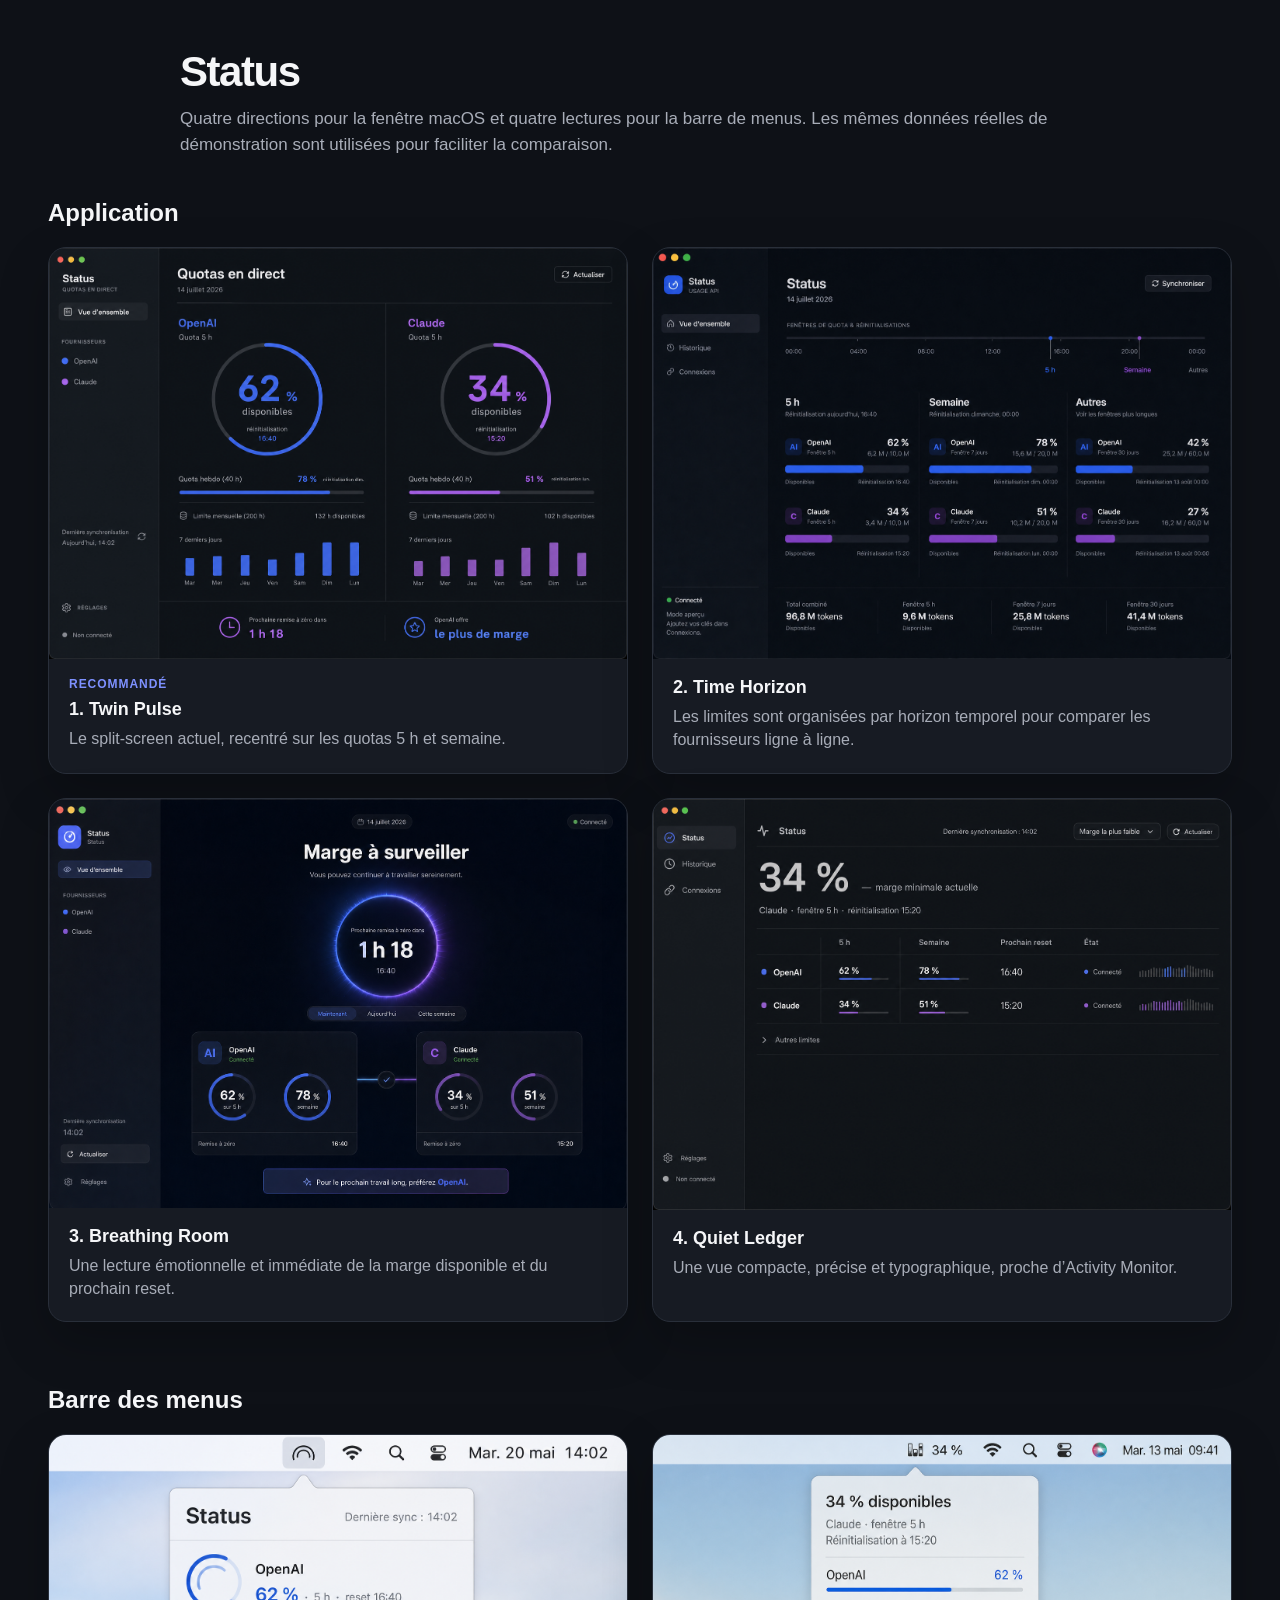
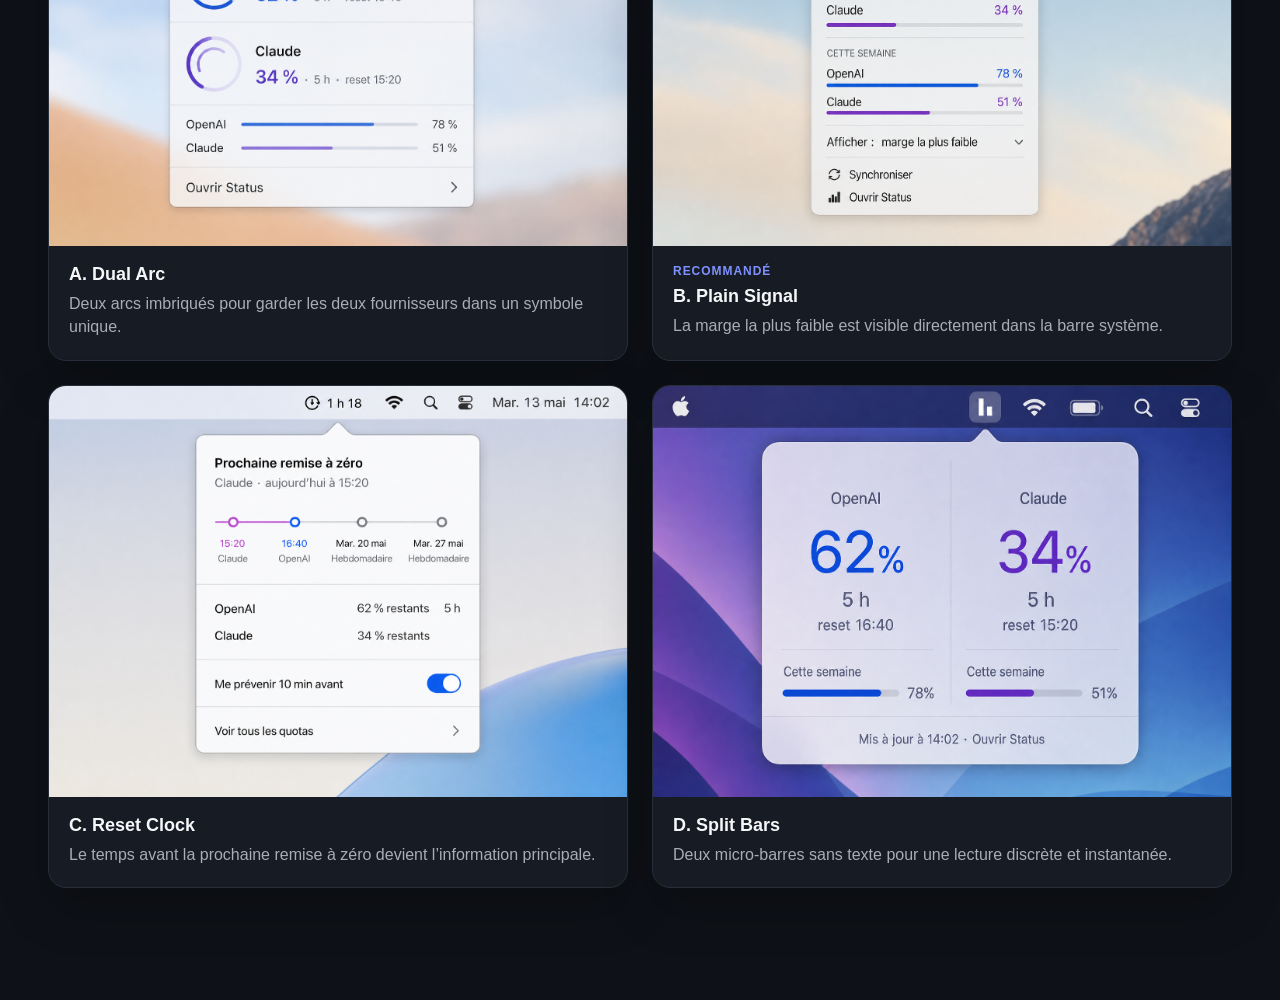
<file: designs/index.html>
<!doctype html>
<html lang="fr">
<head>
  <meta charset="utf-8">
  <meta name="viewport" content="width=device-width, initial-scale=1">
  <title>Status — alternatives de design</title>
  <style>
    :root { color-scheme: dark; font-family: -apple-system, BlinkMacSystemFont, "SF Pro Display", sans-serif; background:#0e1117; color:#f5f6f8; }
    body { margin:0; padding:48px; }
    header { max-width:920px; margin:0 auto 42px; }
    h1 { font-size:42px; margin:0 0 10px; letter-spacing:-.035em; }
    header p { color:#a8adb8; font-size:17px; line-height:1.5; margin:0; }
    section { max-width:1400px; margin:0 auto 64px; }
    h2 { font-size:24px; margin:0 0 20px; }
    .grid { display:grid; grid-template-columns:repeat(2,minmax(0,1fr)); gap:24px; }
    article { background:#171b23; border:1px solid #292f3a; border-radius:18px; overflow:hidden; box-shadow:0 20px 50px rgba(0,0,0,.22); }
    img { display:block; width:100%; height:auto; background:#10131a; }
    .copy { padding:18px 20px 21px; }
    h3 { font-size:18px; margin:0 0 7px; }
    .copy p { color:#a8adb8; margin:0; line-height:1.45; }
    .recommended { color:#7e91ff; font-size:12px; font-weight:700; letter-spacing:.08em; text-transform:uppercase; margin-bottom:8px; }
    @media (max-width:800px) { body{padding:24px}.grid{grid-template-columns:1fr}h1{font-size:34px} }
  </style>
</head>
<body>
  <header>
    <h1>Status</h1>
    <p>Quatre directions pour la fenêtre macOS et quatre lectures pour la barre de menus. Les mêmes données réelles de démonstration sont utilisées pour faciliter la comparaison.</p>
  </header>
  <section>
    <h2>Application</h2>
    <div class="grid">
      <article><img src="renders/app-1-twin-pulse.png" alt="Twin Pulse"><div class="copy"><div class="recommended">Recommandé</div><h3>1. Twin Pulse</h3><p>Le split-screen actuel, recentré sur les quotas 5 h et semaine.</p></div></article>
      <article><img src="renders/app-2-time-horizon.png" alt="Time Horizon"><div class="copy"><h3>2. Time Horizon</h3><p>Les limites sont organisées par horizon temporel pour comparer les fournisseurs ligne à ligne.</p></div></article>
      <article><img src="renders/app-3-breathing-room.png" alt="Breathing Room"><div class="copy"><h3>3. Breathing Room</h3><p>Une lecture émotionnelle et immédiate de la marge disponible et du prochain reset.</p></div></article>
      <article><img src="renders/app-4-quiet-ledger.png" alt="Quiet Ledger"><div class="copy"><h3>4. Quiet Ledger</h3><p>Une vue compacte, précise et typographique, proche d’Activity Monitor.</p></div></article>
    </div>
  </section>
  <section>
    <h2>Barre des menus</h2>
    <div class="grid">
      <article><img src="renders/menu-a-dual-arc.png" alt="Dual Arc"><div class="copy"><h3>A. Dual Arc</h3><p>Deux arcs imbriqués pour garder les deux fournisseurs dans un symbole unique.</p></div></article>
      <article><img src="renders/menu-b-plain-signal.png" alt="Plain Signal"><div class="copy"><div class="recommended">Recommandé</div><h3>B. Plain Signal</h3><p>La marge la plus faible est visible directement dans la barre système.</p></div></article>
      <article><img src="renders/menu-c-reset-clock.png" alt="Reset Clock"><div class="copy"><h3>C. Reset Clock</h3><p>Le temps avant la prochaine remise à zéro devient l’information principale.</p></div></article>
      <article><img src="renders/menu-d-split-bars.png" alt="Split Bars"><div class="copy"><h3>D. Split Bars</h3><p>Deux micro-barres sans texte pour une lecture discrète et instantanée.</p></div></article>
    </div>
  </section>
</body>
</html>
</file>
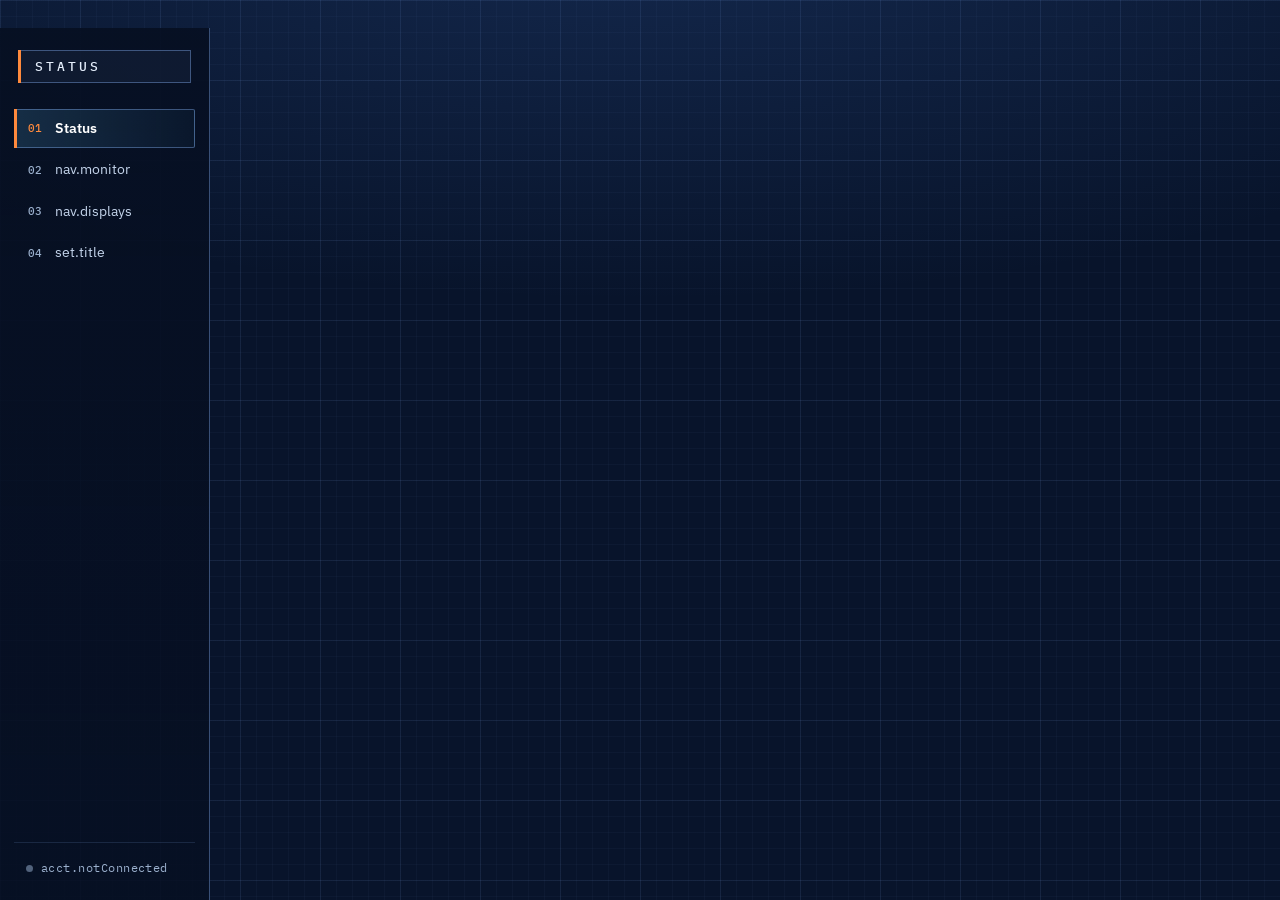
<file: Resources/dashboard.html>
<!doctype html>
<html lang="fr">
<head>
<meta charset="utf-8">
<meta name="viewport" content="width=device-width,initial-scale=1">
<link rel="stylesheet" href="themes.css">
<link rel="stylesheet" href="themes/blueprint.css">
<link rel="stylesheet" href="themes/phosphore.css">
<script src="i18n.js"></script>
<script src="quota-core.js"></script>
<link rel="stylesheet" href="themes/moderne.css">
<link rel="stylesheet" href="themes/dark.css">
<link rel="stylesheet" href="themes/neon.css">
<link rel="stylesheet" href="themes/holograme.css">
<link rel="stylesheet" href="themes/ion.css">
<link rel="stylesheet" href="themes/bento.css">
<link rel="stylesheet" href="themes/widget.css">
<link rel="stylesheet" href="themes/synthwave.css">
<link rel="stylesheet" href="themes/circuit.css">
<style>
  /* Le thème actif vient de themes.css ([data-theme] sur <html>, poussé par render()).
     --chart-a/--chart-b restent les marques de graphique du Moniteur, définies par thème. */
  *{box-sizing:border-box}html,body{margin:0;width:100%;height:100%;overflow:hidden;background:var(--bg);color:var(--text);font:13px/1.45 var(--font)}button,select{font:inherit;color:inherit}
  .shell{height:100%;display:grid;grid-template-columns:210px 1fr;padding-top:28px;background:var(--bg);
    background-image:var(--bg-image,linear-gradient(var(--grid) 1px,transparent 1px),linear-gradient(90deg,var(--grid) 1px,transparent 1px));
    background-size:var(--bg-size,22px 22px,22px 22px)}
  .sidebar{display:flex;flex-direction:column;background:var(--sidebar);border-right:1px solid var(--hair-strong);padding:20px 14px 16px}
  .product{font-size:14px;font-weight:700;letter-spacing:.06em;margin:6px 12px 24px;color:var(--blue);text-transform:uppercase}
  .nav button,.sidebar-bottom button{position:relative;width:100%;border:1px solid transparent;background:transparent;border-radius:var(--radius);padding:9px 12px 9px 32px;text-align:left;color:var(--muted);cursor:pointer;margin-bottom:3px}
  .nav button:hover,.sidebar-bottom button:hover{background:var(--soft);border-color:var(--hair);color:var(--text)}
  .nav button::before{position:absolute;left:13px;top:50%;transform:translateY(-50%);opacity:.6;font-size:12px;line-height:1}
  .nav button[data-view="overview"]::before{content:"01"}.nav button[data-view="monitor"]::before{content:"02"}.nav button[data-view="displays"]::before{content:"03"}.nav button[data-view="settings"]::before{content:"04"}
  .nav button.active{background:var(--soft-hover);border-color:var(--hair-strong);color:var(--blue);font-weight:700}
  .nav button.active::before{opacity:1;color:var(--blue)}
  .sidebar-spacer{flex:1}.sidebar-bottom{border-top:1px solid var(--hair);padding-top:10px}
  .connection-state{display:flex;align-items:center;gap:8px;padding:7px 12px;color:var(--muted);font-size:12px}
  .connection-state i{width:6px;height:6px;background:#3A424D}.connection-state i.live{background:var(--green)}.connection-state i.warn{background:var(--amber)}
  main{overflow:auto;padding:0 34px 40px}.view{display:none}.view.active{display:block}@keyframes enter{from{opacity:0}to{opacity:1}}
  .toolbar{height:78px;border-bottom:1px solid var(--hair-strong);display:flex;align-items:center;gap:12px}
  .toolbar h1{font-size:13px;letter-spacing:.1em;margin:0;font-weight:700;text-transform:uppercase;color:var(--blue)}
  .toolbar-meta{margin-left:auto;color:var(--muted);font-size:12px}
  .button{border:1px solid var(--hair-strong);border-radius:var(--radius);background:var(--soft);padding:7px 10px;cursor:pointer;color:var(--blue)}
  .button:hover{background:var(--soft-hover)}.button[disabled]{opacity:.52;cursor:default}
  /* Cartouche de plan : le chiffre clé encadré, comme une cote sur un dessin technique. */
  /* align-items:start — OpenAI n'a qu'une fenêtre contre trois à Claude ; sans cela son bloc
     s'étirerait à vide sur toute la hauteur de la rangée. */
  .provider-blocks{display:grid;grid-template-columns:1fr 1fr;gap:16px;margin-top:22px;align-items:start}
  .provider-block{border:1px solid var(--hair);border-radius:var(--radius);background:var(--panel-bg);padding:20px;position:relative;clip-path:var(--clip,none)}
  .provider-block:before{content:"";position:absolute;left:-1px;right:-1px;top:-1px;height:2px;background:var(--provider)}
  .provider-block-head{display:flex;align-items:center;justify-content:space-between;margin-bottom:16px}
  .provider{display:flex;align-items:center;gap:10px;font-size:12px;font-weight:700;color:var(--provider);text-transform:lowercase;letter-spacing:.04em}
  .provider-dot{width:6px;height:6px;background:var(--provider)}
  .status-label{font-size:12px;color:var(--muted);white-space:nowrap}
  .status-label i{display:inline-block;width:5px;height:5px;background:var(--provider);margin-right:7px}
  .freshness{font-size:12px;color:var(--muted);margin:-8px 0 12px}.freshness.stale{color:var(--amber)}
  .section-head{display:flex;align-items:flex-start;gap:20px;margin:26px 0 20px}
  .section-head h2{font-size:12px;letter-spacing:.1em;margin:0 0 5px;font-weight:700;text-transform:uppercase;color:var(--text)}
  .section-head p{margin:0;color:var(--muted);font-size:12px}
  .connections{display:grid;grid-template-columns:1fr 1fr;gap:16px}
  .connection-panel{border:1px solid var(--hair);border-radius:var(--radius);background:var(--panel-bg);padding:22px;min-height:300px;position:relative;clip-path:var(--clip,none)}
  .connection-panel:before{content:"";position:absolute;left:-1px;right:-1px;top:-1px;height:2px;background:var(--blue)}
  .connection-panel:nth-child(2):before{background:var(--purple)}
  .connection-panel h3{font-size:12px;margin:0 0 4px;font-weight:700;color:var(--blue);text-transform:lowercase;letter-spacing:.04em}
  .connection-panel:nth-child(2) h3{color:var(--purple)}
  .connection-panel>p{color:var(--muted);margin:0 0 20px;font-size:12px}
  .quota-block{border-top:1px solid var(--hair);padding-top:18px}
  /* Un compte dans la vue Volumes : séparé du suivant, mais sans le poids d'une carte imbriquée. */
  .account-block+.account-block{border-top:1px solid var(--hair);margin-top:16px;padding-top:16px}
  .account-block-head{display:flex;align-items:baseline;justify-content:space-between;gap:10px;margin-bottom:10px}
  .account-block-head strong{font-size:12px;min-width:0;overflow:hidden;text-overflow:ellipsis;white-space:nowrap}
  /* Le numéro nomme, l'identité situe : « Claude 1 » suivi de l'organisation, en retrait. */
  .account-block-head strong,.account-copy strong{white-space:normal;overflow-wrap:anywhere}
  .account-identity{color:var(--muted);font-weight:400;margin-left:7px}
  .provider-manage{margin-left:8px;border:1px solid var(--hair-strong);border-radius:var(--radius);background:var(--soft);padding:2px 7px;cursor:pointer;font-size:12px;color:var(--muted)}
  .provider-manage:hover{background:var(--soft-hover);color:var(--text)}
  .account-add{display:flex;align-items:center;justify-content:space-between;gap:10px;margin-top:16px;padding-top:14px;border-top:1px solid var(--hair)}
  .account-add small{color:var(--muted);font-size:12px}
  .account-row{display:flex;gap:10px;align-items:center;margin-bottom:15px}
  .account-copy{min-width:0;flex:1}.account-copy strong,.account-copy small{display:block;overflow:hidden;text-overflow:ellipsis;white-space:nowrap}
  .account-copy small{color:var(--muted);font-size:12px;margin-top:3px}
  .account-actions{display:flex;gap:6px}
  .account-action{border:1px solid var(--hair-strong);border-radius:var(--radius);background:var(--soft);padding:6px 9px;cursor:pointer;font-size:12px;color:var(--text)}
  .account-action:hover{background:var(--soft-hover)}
  .account-action.primary{background:var(--provider);border-color:var(--provider);color:#0B0F14;font-weight:700}
  .account-action[disabled]{opacity:.5}
  .quota-grid{display:grid;gap:9px}
  .quota-card{padding:11px 12px;border:1px solid var(--hair);border-radius:var(--radius);background:var(--soft)}
  .quota-top{display:flex;justify-content:space-between;gap:12px}
  .quota-top span{font-weight:700;font-size:12px;color:var(--text)}
  .quota-top strong{font-variant-numeric:tabular-nums;color:var(--provider);text-shadow:var(--value-glow,none)}
  /* Trame par défaut : la mesure dit « mesure », pas « barre de progression » — hachure par
     défaut (blueprint/phosphore), qu'un thème peut remplacer par un aplat ou un dégradé
     (voir themes.css). --provider est réellement hérité ici, contrairement à un alias
     --rail-fill qui figerait var(--provider) invalide à son propre niveau de déclaration. */
  .quota-track{height:14px;background:rgba(255,255,255,.03);border:1px solid var(--hair);margin:8px 0 6px;overflow:hidden}
  .quota-track i{display:block;height:100%;background:repeating-linear-gradient(90deg,var(--provider) 0 2px,color-mix(in srgb,var(--provider) 45%,transparent) 2px 4px);box-shadow:var(--edge-glow,none);transition:width .3s ease}
  .quota-card small,.quota-empty{color:var(--muted);font-size:12px;line-height:1.45}
  .quota-empty{padding:13px;border:1px dashed var(--hair-strong);border-radius:var(--radius)}
  .quota-error,.quota-stale{font-size:12px;margin-top:10px}.quota-error{color:var(--danger)}.quota-stale{color:var(--amber)}
  .quota-foot{display:flex;align-items:flex-end;justify-content:space-between;gap:10px;margin-top:2px}.quota-foot small{flex:1;min-width:0}
  .quota-card .exhaust{color:var(--amber)}
  .manual-reset{margin-top:7px;font-size:11px;line-height:1.35;color:var(--muted)}
  .manual-reset.available{color:var(--green);font-weight:700}
  .spark{width:132px;height:26px;flex:none;overflow:visible}.spark .area{fill:color-mix(in srgb,var(--c) 12%,transparent);stroke:none}.spark .line{fill:none;stroke:var(--c);stroke-width:1;vector-effect:non-scaling-stroke}.spark .tip{fill:var(--c)}
  .toolbar-warn{font-size:12px;color:var(--amber);white-space:nowrap}
  .settings{display:flex;flex-direction:column;gap:1px;background:var(--hair);border:1px solid var(--hair);border-radius:var(--radius);overflow:hidden}
  .setting{display:flex;align-items:center;gap:20px;padding:16px 18px;background:var(--panel-bg-strong);flex-wrap:wrap}
  .setting-copy{flex:1;min-width:0}.setting-copy strong{display:block;font-size:12px;margin-bottom:3px}.setting-copy small{color:var(--muted);font-size:12px;line-height:1.45;display:block}
  .setting-state{font-size:12px;color:var(--muted);white-space:nowrap}.setting-state.ok{color:var(--green)}
  .button.on{border-color:var(--green);color:var(--green);background:color-mix(in srgb,var(--green) 10%,transparent)}
  .segmented{display:flex;border:1px solid var(--hair-strong);border-radius:var(--radius);overflow:hidden;flex:none}
  /* Chips de widgets : plusieurs boutons indépendants qui passent à la ligne (contrairement au
     segmented, un choix unique). Chacun encadré, activable séparément. */
  .seg-wrap{display:flex;flex-wrap:wrap;gap:6px;flex:1;min-width:220px;justify-content:flex-end}
  .seg-wrap .seg{border:1px solid var(--hair-strong);border-radius:var(--radius);padding:6px 10px}
  /* Configuration des widgets : une rangée par widget (toggle nom, forme, couleurs). */
  .widget-config{display:flex;flex-direction:column;gap:8px}
  .wc-row{display:flex;align-items:center;gap:10px;flex-wrap:wrap}
  /* Le nom EST l'interrupteur. Sans marque d'état, rien ne le disait : la pastille (pleine =
     affichée dans la barre, creuse = masquée) rend le clic évident sans ajouter de contrôle. */
  .wc-toggle{border:1px solid var(--hair-strong);border-radius:var(--radius);padding:6px 12px;min-width:112px;text-align:left;flex:none;display:inline-flex;align-items:center;gap:7px}
  .wc-dot{width:9px;height:9px;border-radius:50%;border:1.5px solid currentColor;flex:none}
  .wc-toggle.on .wc-dot{background:currentColor}
  /* Jusqu'à 11 formes par widget : la rangée passe à la ligne au lieu d'être rognée, chaque bouton
     garde son propre cadre (les séparateurs d'un segmenté n'ont de sens que sur une seule ligne). */
  html .segmented.wc-shapes{flex:0 1 auto;flex-wrap:wrap;max-width:100%;gap:4px;border:0;border-radius:0;background:none;box-shadow:none;overflow:visible;padding:0}
  .wc-shapes .seg{font-size:12px;padding:5px 8px;border:1px solid var(--hair-strong);border-radius:var(--radius)}
  .wc-shapes .seg+.seg{border-left:1px solid var(--hair-strong)}
  .wc-move{display:flex;gap:0;border:1px solid var(--hair-strong);flex:none}
  .wc-move .seg{padding:5px 8px;font-size:12px;line-height:1}
  .wc-move .seg[disabled]{opacity:.28;cursor:default}
  /* 24 couleurs + auto + personnalisée : grille de 13 colonnes sur deux rangées (le bouton « Auto » des
     éléments occupe la colonne de gauche, sur les deux rangées). */
  .wc-colors{display:grid;grid-template-columns:repeat(13,15px);gap:6px 5px;margin-left:auto;flex:none;align-items:center}
  .wc-swatch{width:15px;height:15px;border-radius:50%;border:1px solid var(--hair-strong);cursor:pointer;padding:0;display:inline-block;flex:none}
  .wc-swatch.on{box-shadow:0 0 0 2px var(--bg),0 0 0 3px var(--blue)}
  /* Pastille personnalisée : un <input type="color"> invisible posé sur un disque arc-en-ciel (ou sur la
     couleur choisie une fois posée). */
  .wc-swatch.custom{position:relative;overflow:hidden;background:conic-gradient(#FF615A,#FFE14D,#4CD173,#4CCCE6,#4C90FF,#E04FD8,#FF615A)}
  .wc-swatch.custom input{position:absolute;left:-4px;top:-4px;width:23px;height:23px;margin:0;padding:0;border:0;opacity:0;cursor:pointer}
  .wc-auto{font:inherit;font-size:11px;line-height:15px;padding:0 7px;border:1px solid var(--hair-strong);border-radius:var(--radius);background:transparent;color:var(--muted);cursor:pointer}
  .wc-auto:hover{color:var(--text)}.wc-auto.on{color:var(--blue);border-color:var(--blue)}
  /* « Couleurs du panneau » : un <details> par widget, une ligne par élément (libellé + pastilles). */
  .wc-el{margin:-3px 0 3px 10px;padding-left:10px;border-left:2px solid var(--hair)}
  .wc-el>summary{cursor:pointer;list-style:none;font-size:12px;text-transform:uppercase;letter-spacing:.06em;color:var(--muted);display:inline-flex;align-items:center;gap:6px}
  .wc-el>summary::-webkit-details-marker{display:none}
  .wc-el>summary::before{content:"▸";font-size:11px;transition:transform .12s}
  .wc-el[open]>summary::before{transform:rotate(90deg)}
  .wc-el>summary:hover{color:var(--text)}
  .wc-el-row{display:flex;align-items:center;gap:6px 12px;flex-wrap:wrap;padding:5px 0;border-top:1px solid var(--hair)}
  .wc-el-row:first-of-type{margin-top:6px}
  .wc-el-label{flex:0 0 150px;font-size:12px;color:var(--text);min-width:0}
  .wc-el-row .wc-colors{margin-left:0;grid-template-columns:auto repeat(13,15px);column-gap:6px}
  .wc-el-row .wc-auto{grid-row:span 2;align-self:center}
  /* Sous-rangée : contenu du panneau d'info (sections activables). */
  .wc-sub{display:flex;align-items:center;gap:8px;flex-wrap:wrap;margin:-3px 0 3px 10px;padding-left:10px;border-left:2px solid var(--hair)}
  .wc-sublabel{font-size:12px;text-transform:uppercase;letter-spacing:.06em;color:var(--muted);flex:none}
  .wc-sub .seg{font-size:12px;padding:4px 8px}
  .wc-sub .segmented{flex-wrap:wrap}
  /* Taille et espacement des icônes : deux rangées titre + description à gauche, segments à droite. */
  .layout-rows{display:flex;flex-direction:column;gap:14px}
  .layout-row{display:flex;align-items:center;justify-content:space-between;gap:12px 20px;flex-wrap:wrap}
  .layout-row .setting-copy{flex:1 1 200px;min-width:0}
  .layout-row .segmented{flex:0 1 auto}
  .seg{border:0;background:transparent;color:var(--muted);padding:7px 11px;cursor:pointer;font:inherit;font-size:12px}
  .seg+.seg{border-left:1px solid var(--hair-strong)}.seg:hover{background:var(--soft);color:var(--text)}
  .seg.on{background:var(--soft-hover);color:var(--blue);font-weight:700}
  .theme-swatch-grid{display:grid;grid-template-columns:repeat(auto-fill,minmax(150px,1fr));gap:8px;flex:1;min-width:220px}
  .theme-swatch{display:flex;align-items:center;gap:7px;border:1px solid var(--hair);border-radius:var(--radius);background:var(--soft);padding:8px 10px;cursor:pointer;color:var(--text);font:inherit;font-size:12px;text-align:left}
  .theme-swatch:hover{background:var(--soft-hover);border-color:var(--hair-strong)}
  .theme-swatch.on{border-color:var(--hair-strong);background:var(--soft-hover);font-weight:700}
  .theme-swatch .dot{width:7px;height:7px;border-radius:50%;flex:none}
  @media(max-width:970px){.shell{grid-template-columns:178px 1fr}main{padding-left:22px;padding-right:22px}.provider-blocks,.connections{grid-template-columns:1fr}.spark{display:none}}
  /* Moniteur — cartes métriques. Marques fines, grilles discrètes, le texte en encre, jamais
     en couleur de série : la couleur n'appartient qu'aux tracés. */
  .metric-grid{display:grid;grid-template-columns:repeat(auto-fill,minmax(330px,1fr));gap:14px;margin-top:20px}
  .metric-card{border:1px solid var(--hair);background:var(--soft);padding:14px 16px}
  .metric-head{display:flex;align-items:baseline;justify-content:space-between;gap:10px;margin-bottom:2px}
  .metric-head h3{margin:0;font-size:12px;letter-spacing:.08em;text-transform:uppercase;color:var(--muted);font-weight:700}
  .metric-value{font-size:21px;font-weight:700;color:var(--text)}
  .metric-value .unit{font-size:12px;color:var(--muted);font-weight:400;margin-left:2px}
  .metric-readout{font-size:12px;color:var(--muted);min-height:14px;margin-bottom:6px}
  .metric-chart{position:relative}
  .metric-chart svg{display:block;width:100%;height:56px;cursor:crosshair}
  .metric-chart .baseline{stroke:var(--hair-strong);stroke-width:1}
  .metric-chart .line{fill:none;stroke-width:2;vector-effect:non-scaling-stroke;stroke-linejoin:round}
  .metric-chart .area{opacity:.13}
  .metric-legend{display:flex;gap:14px;margin-top:7px;font-size:12px;color:var(--muted)}
  .metric-legend i{display:inline-block;width:9px;height:2px;vertical-align:middle;margin-right:5px}
  .core-bars{display:flex;gap:2px;margin-top:9px;height:24px;align-items:flex-end}
  .core-bars i{flex:1;background:var(--chart-a);min-height:1px}
  /* Schéma des cœurs, groupés par type. Les barres sont à largeur fixe ici : sinon les 4 cœurs
     Efficience s'étireraient autant que les 10 Performance et le rapport visuel mentirait. */
  .core-schematic{display:flex;gap:18px;margin-top:9px;flex-wrap:wrap}
  .core-group-label{font-size:12px;text-transform:uppercase;letter-spacing:.06em;color:var(--muted);display:block;margin-bottom:3px}
  .core-schematic .core-bars{margin-top:0}
  .core-schematic .core-bars i{flex:none;width:7px}
  .proc-head{display:grid;grid-template-columns:1fr 78px 56px 64px;gap:10px;padding-bottom:5px;font-size:12px;
    text-transform:uppercase;letter-spacing:.05em;color:var(--muted)}
  .proc-head span:not(:first-child){text-align:right}
  .proc-head .sorted{color:var(--blue);font-weight:700}
  /* Rangée de tuiles-stats : les chiffres clés lisibles d'un coup d'œil, sans déplier. */
  .stat-row{display:grid;grid-template-columns:repeat(auto-fit,minmax(66px,1fr));gap:1px;background:var(--hair);border:1px solid var(--hair);margin:11px 0 4px}
  .stat-cell{background:var(--soft);padding:8px 10px}
  .stat-cell b{display:block;font-size:15px;font-weight:700;color:var(--text);font-variant-numeric:tabular-nums;line-height:1.15}
  .stat-cell span{font-size:12px;text-transform:uppercase;letter-spacing:.05em;color:var(--muted)}
  .stat-cell.warn b{color:var(--amber)}
  /* Veille : qui retient le Mac éveillé. Une ligne par app, le détail des assertions dessous. */
  .sleep-card{display:flex;flex-direction:column;gap:10px}
  .sleep-warn{border:1px solid var(--amber);padding:10px 12px;font-size:12px;display:flex;flex-direction:column;gap:6px}
  .sleep-warn b{color:var(--amber)}.sleep-warn p{margin:0;color:var(--muted);line-height:1.45}
  .sleep-warn code{font:inherit;font-family:ui-monospace,Menlo,monospace;color:var(--text);background:var(--soft);border:1px solid var(--hair);padding:3px 7px;align-self:flex-start;max-width:100%;overflow-wrap:anywhere;user-select:all}
  .sleep-meta{font-size:12px;color:var(--muted)}
  .sleep-rows{display:flex;flex-direction:column}
  .sleep-row{display:grid;grid-template-columns:minmax(0,1fr) auto;gap:2px 10px;padding:7px 0;border-top:1px solid var(--hair);font-size:12px}
  .sleep-row:first-child{border-top:0}
  .sleep-app{font-weight:700;overflow:hidden;text-overflow:ellipsis;white-space:nowrap}
  .sleep-app small{font-weight:400;color:var(--muted);margin-left:6px}
  .sleep-dur{color:var(--muted);font-variant-numeric:tabular-nums;white-space:nowrap}
  .sleep-item{grid-column:1/-1;color:var(--muted);overflow-wrap:anywhere}
  .sleep-item b{font-weight:400;color:var(--text)}
  .sleep-noise-head{font-size:12px;text-transform:uppercase;letter-spacing:.05em;color:var(--muted);margin-top:4px}
  .sleep-foot{display:flex;align-items:center;justify-content:space-between;gap:10px;flex-wrap:wrap;font-size:12px;color:var(--muted)}
  .sleep-foot button{font:inherit;font-size:12px;color:var(--blue);background:none;border:1px solid var(--hair);border-radius:var(--radius);padding:4px 9px;cursor:pointer}
  .metric-badge{font-size:12px;padding:2px 7px;border:1px solid var(--hair);color:var(--muted)}
  .metric-badge.warn{color:var(--amber);border-color:var(--amber)}
  .metric-badge.crit{color:var(--danger);border-color:var(--danger)}
  .shortcut-table{display:grid;grid-template-columns:repeat(auto-fit,minmax(190px,1fr));gap:5px 14px;max-width:430px}
  .shortcut-row{display:flex;align-items:center;gap:9px;font-size:12px;color:var(--muted)}
  .shortcut-row kbd{font:inherit;font-size:12px;color:var(--text);background:var(--soft);border:1px solid var(--hair);border-radius:var(--radius);padding:2px 6px;min-width:46px;text-align:center;flex:none}
  .cost{margin-top:7px;display:flex;flex-direction:column;gap:1px}
  .cost-amount{font-size:12.5px;color:var(--green);font-weight:700;font-variant-numeric:tabular-nums}
  .cost-lbl{color:var(--muted);font-weight:400;font-size:12px;text-transform:uppercase;letter-spacing:.04em}
  /* Total accentué : un cartouche mis en avant, le chiffre en grand dans les deux devises. */
  .cost-total{margin-top:16px;padding:13px 14px;border:1px solid var(--green);border-radius:var(--radius);
    background:color-mix(in srgb,var(--green) 8%,transparent)}
  .cost-total.scanning{border-color:var(--hair-strong);background:var(--soft);color:var(--muted);font-size:12px;padding:11px 14px}
  .cost-total-label{font-size:12px;text-transform:uppercase;letter-spacing:.06em;color:var(--muted);margin-bottom:4px}
  /* Le sélecteur de période se pose à droite de l'étiquette, sur la même ligne : il commente le
     chiffre, il ne doit pas pousser le montant vers le bas. */
  .cost-total-head{display:flex;align-items:center;justify-content:space-between;gap:10px}
  .cost-period{margin-bottom:4px;flex:none}
  .cost-total-amount{font-size:22px;font-weight:700;color:var(--green);font-variant-numeric:tabular-nums;line-height:1;cursor:help}
  .cost-export{margin-top:10px}
  .cost-warn{color:var(--amber);font-size:12px;margin-top:6px}
  .model-table{width:100%;margin-top:11px;border-collapse:collapse;font-size:12px;font-variant-numeric:tabular-nums}
  .model-table th{text-align:left;font-weight:400;font-size:12px;text-transform:uppercase;letter-spacing:.05em;color:var(--muted);padding:0 0 4px;border-bottom:1px solid var(--hair)}
  .model-table td{padding:3px 0;border-bottom:1px solid var(--hair)}
  .model-table .num{text-align:right;font-variant-numeric:tabular-nums}
  .model-table tbody tr:last-child td{border-bottom:none}
  .model-table .unpriced td{color:var(--muted)}
  .weekly{margin-top:30px}
  .wk-svg{display:block;width:100%;height:150px;border:1px solid var(--hair);border-radius:var(--radius);background:var(--soft)}
  .wk-legend{display:flex;gap:18px;margin-top:10px;font-size:12px;color:var(--muted)}
  .wk-leg i{display:inline-block;width:11px;height:2px;vertical-align:middle;margin-right:6px}
  .metric-empty{color:var(--muted);padding:26px 0;text-align:center;font-size:12px}
  .metric-table{width:100%;border-collapse:collapse;font-size:12px;margin-top:16px}
  .metric-table th,.metric-table td{text-align:right;padding:6px 10px;border-bottom:1px solid var(--hair)}
  .metric-table th{color:var(--muted);font-weight:400;font-size:12px;text-transform:uppercase;letter-spacing:.06em}
  .metric-table th:first-child,.metric-table td:first-child{text-align:left}
  .metric-table td:first-child{color:var(--muted)}
  /* Vue 24 h : une bande par métrique, empilées pour comparer les moments d'un coup d'œil. */
  .day-grid{display:flex;flex-direction:column;gap:14px;margin-top:16px}
  .day-card{border:1px solid var(--hair);background:var(--panel-bg);padding:10px 12px}
  .day-head{display:flex;justify-content:space-between;align-items:baseline;gap:12px;margin-bottom:6px}
  .day-head strong{font-size:12px;letter-spacing:.05em;text-transform:uppercase;color:var(--text)}
  .day-stats{font-size:12px;color:var(--muted);font-variant-numeric:tabular-nums}
  .day-stats b{color:var(--text);font-weight:700}
  .day-chart{display:block;width:100%;height:56px}
  .day-axis{display:flex;justify-content:space-between;font-size:12px;color:var(--muted);margin-top:8px;font-variant-numeric:tabular-nums}
  .view-toggle{margin-left:auto;display:flex;gap:0;border:1px solid var(--hair-strong)}
  .view-toggle button{border:0;background:transparent;color:var(--muted);padding:5px 10px;cursor:pointer;font:inherit;font-size:12px}
  .view-toggle button.on{background:var(--soft-hover);color:var(--blue);font-weight:700}
  .metric-card.expandable{cursor:pointer}
  .metric-card .chevron{margin-left:6px;opacity:.6}
  .metric-card-wide{grid-column:1/-1}
  .metric-detail{border-top:1px solid var(--hair);margin-top:10px;padding-top:10px}
  .detail-grid{display:grid;grid-template-columns:repeat(auto-fill,minmax(140px,1fr));gap:10px}
  .detail-cell .metric-chart svg{height:30px}
  .detail-label{font-size:12px;color:var(--muted);text-transform:uppercase;letter-spacing:.05em;margin-bottom:3px}
  .detail-rows{display:flex;flex-direction:column;gap:5px;margin-top:4px}
  .detail-row{display:flex;justify-content:space-between;align-items:baseline;font-size:12px}
  .proc-rows{display:flex;flex-direction:column;margin-top:6px}
  .proc-row{display:grid;grid-template-columns:1fr 78px 56px 64px;gap:10px;padding:5px 0;border-top:1px solid var(--hair);font-size:12px}
  .proc-row:first-child{border-top:0}
  .proc-name{overflow:hidden;text-overflow:ellipsis;white-space:nowrap}
  .proc-mem,.proc-energy{color:var(--muted);text-align:right;font-variant-numeric:tabular-nums}
  .proc-cpu{text-align:right;font-variant-numeric:tabular-nums;font-weight:700}
  .proc-val.sorted{color:var(--blue);font-weight:700}
  /* Écrans — luminosité. Cartes au même gabarit que le Moniteur, mais un curseur est une action,
     pas une mesure : pas de graphique, pas de couleur de série. */
  .display-grid{display:grid;grid-template-columns:repeat(auto-fill,minmax(300px,1fr));gap:14px;margin-top:20px}
  .display-card{border:1px solid var(--hair);background:var(--soft);padding:16px 18px}
  .display-head{display:flex;align-items:center;justify-content:space-between;gap:10px;margin-bottom:14px}
  .display-name{font-size:12.5px;font-weight:700;color:var(--text)}
  .display-badge{font-size:12px;text-transform:uppercase;letter-spacing:.06em;color:var(--muted);border:1px solid var(--hair-strong);border-radius:var(--radius);padding:2px 7px}
  .display-badge.builtin{color:var(--blue);border-color:var(--blue)}
  .brightness-row{display:flex;align-items:center;gap:12px}
  /* Curseur natif restylé pour rester dans la trame de l'app plutôt que le rendu système par défaut. */
  .brightness-slider{flex:1;-webkit-appearance:none;appearance:none;height:14px;background:rgba(255,255,255,.03);border:1px solid var(--hair);cursor:pointer}
  .brightness-slider::-webkit-slider-thumb{-webkit-appearance:none;width:14px;height:20px;background:var(--blue);border:1px solid var(--hair-strong);cursor:pointer;box-shadow:var(--edge-glow,none)}
  .brightness-slider:disabled{opacity:.4;cursor:default}
  .brightness-value{width:44px;text-align:right;font-variant-numeric:tabular-nums;font-weight:700;color:var(--text);flex:none}
  .display-unavailable{color:var(--muted);font-size:12px;margin-top:2px}

  .sort-row{display:flex;gap:12px;align-items:center;margin:16px 0;flex-wrap:wrap}
  .sort-row select{background:var(--panel-bg-strong);border:1px solid var(--hair-strong);border-radius:var(--radius);padding:8px 12px}
  .notice{display:flex;align-items:center;justify-content:space-between;gap:16px;padding:14px 16px;border:1px solid var(--amber);border-radius:var(--radius);background:var(--panel-bg);margin:16px 0;font-size:12px}
  .notice strong{display:block;color:var(--amber)}.notice p{margin:3px 0 0;color:var(--muted)}
  .account-menu{position:relative;flex:none}.account-menu summary{list-style:none;border:1px solid var(--hair-strong);border-radius:var(--radius);padding:5px 12px;cursor:pointer;font-size:18px}
  .account-menu summary::-webkit-details-marker{display:none}
  .account-menu[open]{z-index:10}.account-menu-items{position:absolute;right:0;top:100%;width:190px;padding:7px;display:flex;flex-direction:column;gap:5px;background:var(--bg);border:1px solid var(--hair-strong);border-radius:var(--radius);box-shadow:0 10px 30px #0005}
  .account-menu-items button{text-align:left;width:100%}.connections .quota-block{padding:16px 0}.connections .account-row{margin-bottom:0;align-items:center;gap:12px}
  .connection-note{margin:8px 0 0;color:var(--muted);font-size:12px;line-height:1.5}
  /* Réglages : sous-navigation verticale à gauche, une catégorie à la fois à droite. Les comptes
     (ex-onglet Connexions) en sont la première catégorie. */
  .settings-layout{display:grid;grid-template-columns:184px minmax(0,1fr);gap:32px;margin-top:26px;align-items:start}
  .settings-nav{position:sticky;top:20px;display:flex;flex-direction:column;gap:2px}
  .settings-nav button{position:relative;text-align:left;border:0;background:transparent;color:var(--muted);padding:9px 12px 9px 14px;border-radius:var(--radius);cursor:pointer;font:inherit;font-size:13px}
  .settings-nav button:hover{background:var(--soft);color:var(--text)}
  .settings-nav button.on{background:var(--soft-hover);color:var(--text);font-weight:700}
  .settings-nav button.on::before{content:"";position:absolute;left:0;top:8px;bottom:8px;width:2px;background:var(--blue)}
  .settings-pane{min-width:0}
  .settings-pane-head{display:flex;align-items:flex-start;gap:16px;margin-bottom:18px}
  .settings-pane-head>div{flex:1;min-width:0}
  .settings-pane-head h2{font-size:16px;margin:0 0 6px;font-weight:700;color:var(--text);letter-spacing:.01em}
  .settings-pane-head p{margin:0;color:var(--muted);font-size:12px;line-height:1.5;max-width:68ch}
  .settings-pane .settings{gap:12px;background:transparent;border:0;border-radius:0;overflow:visible}
  .settings-pane .setting{border:1px solid var(--hair);border-radius:var(--radius);padding:18px 20px;gap:24px}
  .settings-pane .setting[style*="display:block"]>*+*{margin-top:14px}
  .settings-pane .setting-copy{min-width:0}
  .settings-pane .setting-copy strong{font-size:13px;margin-bottom:5px}
  .settings-pane .setting-copy small{max-width:72ch}
  .settings-pane .setting>.button,.settings-pane .setting>.segmented,.settings-pane .setting>.setting-state{flex:none;margin-left:auto}
  .settings-pane .setting>.segmented{flex:0 1 auto}
  .settings-pane .setting>.button{min-width:96px;text-align:center}
  .settings-pane .connections{grid-template-columns:1fr;gap:12px}
  .settings-pane .connection-panel{min-height:0;padding:20px}
  @media(max-width:970px){.settings-layout{grid-template-columns:1fr;gap:16px}.settings-nav{position:static;flex-direction:row;flex-wrap:wrap}.settings-nav button.on::before{left:12px;right:12px;top:auto;bottom:2px;width:auto;height:2px}.settings-pane .setting{flex-wrap:wrap}}
  .settings .setting{gap:20px;flex-wrap:wrap}.settings .setting-copy{min-width:240px}.segmented{flex-wrap:wrap}
  .storage-summary{font-size:14px;line-height:1.7;margin:8px 0}.storage-summary strong{color:var(--text)}
  button:focus-visible,summary:focus-visible,select:focus-visible{outline:2px solid var(--blue);outline-offset:3px}
  @media(max-width:970px){.account-actions{flex-wrap:wrap}.notice{align-items:flex-start;flex-wrap:wrap}}
.shell{--muted:color-mix(in srgb,var(--text) 75%,var(--bg))}
  /* Moniteur : bandeau de signes vitaux, puis cartes regroupées par thème. */
  .vitals{display:flex;gap:1px;background:var(--hair);border:1px solid var(--hair);border-radius:var(--radius);overflow:hidden;margin-top:22px}
  .vital{flex:1 1 0;display:flex;flex-direction:column;gap:3px;align-items:flex-start;text-align:left;border:0;background:var(--panel-bg-strong);color:var(--text);padding:11px 13px 9px;cursor:pointer;font:inherit;min-width:0}
  .vital:hover{background:var(--soft-hover)}
  .vital-label{font-size:11px;letter-spacing:.08em;text-transform:uppercase;color:var(--muted)}
  .vital-value{font-size:17px;font-weight:700;font-variant-numeric:tabular-nums;white-space:nowrap;overflow:hidden;text-overflow:ellipsis;max-width:100%}
  .vital-value small{font-size:11px;font-weight:400;color:var(--muted);margin-left:3px}
  .vital svg{width:100%;height:22px;display:block;margin-top:2px}
  .vital svg path{fill:none;stroke:var(--chart-a);stroke-width:1.5;vector-effect:non-scaling-stroke}
  .vital.warn .vital-value{color:var(--amber)}.vital.warn svg path{stroke:var(--amber)}
  .vital.crit .vital-value{color:var(--danger)}.vital.crit svg path{stroke:var(--danger)}
  .vital.boost .vital-value{color:var(--blue)}
  .monitor-section{margin-top:26px}
  .monitor-section>h2{font-size:12px;letter-spacing:.1em;text-transform:uppercase;color:var(--muted);font-weight:700;margin:0 0 10px}
  .monitor-section .metric-grid{margin-top:0;grid-template-columns:repeat(auto-fill,minmax(340px,1fr))}
  .monitor-section .metric-card{border-radius:var(--radius);background:var(--panel-bg);padding:16px 18px}
  .monitor-section .metric-chart svg{height:72px}
  .metric-chart .gridline{stroke:var(--hair);stroke-width:1;stroke-dasharray:3 4;vector-effect:non-scaling-stroke}
  .metric-card-wide .core-schematic{margin-top:12px}
  .fan-panel{margin-top:12px;padding-top:10px;border-top:1px solid var(--hair);display:flex;flex-direction:column;gap:9px}
  .fan-meter{display:grid;grid-template-columns:1fr auto;gap:4px 10px;font-size:12px}
  .fan-meter span{color:var(--muted)}.fan-meter b{font-variant-numeric:tabular-nums}
  .fan-meter .quota-track{grid-column:1/-1;margin:0;height:6px}
  .fan-actions{display:flex;align-items:center;gap:8px;flex-wrap:wrap;margin-top:2px}
  .fan-actions strong{flex:1;font-size:12px;color:var(--blue)}
  .fan-actions .seg{padding:5px 8px;font-size:12px}
  .switch-hint{font-size:12px;font-weight:700;color:var(--green);margin:4px 0 10px}
  .billing-line{font-size:12px;color:var(--muted);margin:4px 0 10px}.billing-line.soon{color:var(--amber)}
  .reset-expiries{margin:4px 0 0;padding-left:16px;font-weight:400}.reset-expiries li{margin-top:2px}.reset-expiries li.soon{color:var(--amber)}
  .reset-later{color:var(--muted)}
  /* Réglages · Barre des menus : aperçu fidèle, une ligne par fournisseur, styles en pictogrammes. */
  .bar-preview{display:flex;align-items:center;gap:16px;flex-wrap:wrap;padding:12px 16px;border:1px solid var(--hair);border-radius:var(--radius);background:var(--soft)}
  .bar-item{display:flex;align-items:center;gap:8px;font-size:12px;color:var(--muted);white-space:nowrap}.bar-item b{color:var(--text);font-variant-numeric:tabular-nums}
  .bar-sep{width:1px;align-self:stretch;background:var(--hair-strong)}.bar-chip{font-size:12px;padding:3px 9px;border:1px solid var(--hair-strong);border-radius:99px;color:var(--text);white-space:nowrap}
  .quota-icon-rows{display:flex;flex-direction:column;gap:14px}.quota-icon-row{padding-top:12px;border-top:1px solid var(--hair)}.quota-icon-row:first-child{border-top:0;padding-top:0}
  .quota-icon-head{display:flex;align-items:center;gap:10px;flex-wrap:wrap}.quota-icon-head .dot{width:8px;height:8px;border-radius:50%;background:var(--provider);flex:none}.quota-icon-head strong{min-width:56px}
  .field-select{background:var(--panel-bg-strong);border:1px solid var(--hair-strong);border-radius:var(--radius);padding:6px 10px;max-width:260px;min-width:0}.field-note{font-size:12px;color:var(--muted);overflow:hidden;text-overflow:ellipsis;white-space:nowrap;max-width:260px}
  .icon-style-grid{display:flex;flex-wrap:wrap;gap:6px;margin-top:10px}
  .icon-style{display:grid;place-items:center;width:40px;height:34px;padding:0;border:1px solid var(--hair);border-radius:var(--radius);background:var(--soft);cursor:pointer}
  .icon-style:hover{background:var(--soft-hover)}.icon-style.on{border-color:var(--hair-strong);background:var(--soft-hover);box-shadow:0 0 0 1px var(--blue)}
  .quota-icon-actions{display:flex;gap:8px;flex-wrap:wrap;margin-top:14px}
  /* Comptes API (Admin API Anthropic / OpenAI) : crédit estimé, budget, dépense. */
  .connection-panel.api-anthropic:before{background:var(--purple)}.connection-panel.api-anthropic h3{color:var(--purple)}
  .api-figures{display:grid;grid-template-columns:repeat(3,minmax(0,1fr));gap:10px;margin-top:14px}
  .api-figures div{min-width:0}.api-figures small{display:block;color:var(--muted);font-size:12px}
  .api-figures strong{display:block;margin-top:2px;font-size:15px;font-variant-numeric:tabular-nums;overflow-wrap:anywhere}
  .api-figures strong.warning{color:var(--amber)}.api-figures strong.critical{color:var(--danger)}
  .api-rail{height:6px;margin-top:10px;border-radius:3px;background:var(--soft);overflow:hidden}
  .api-rail i{display:block;height:100%;background:var(--provider)}
  .api-rail.warning i{background:var(--amber)}.api-rail.critical i{background:var(--danger)}
  .api-foot{grid-column:1/-1;display:flex;align-items:center;justify-content:space-between;gap:14px;flex-wrap:wrap;border:1px solid var(--hair);border-radius:var(--radius);background:var(--panel-bg);padding:14px 20px}
  .api-foot p{margin:0;color:var(--muted);font-size:12px;line-height:1.5;flex:1 1 280px}
</style>
</head>
<body>
<div class="shell">
  <aside class="sidebar">
    <div class="product">Status</div>
    <nav class="nav">
      <button class="active" data-view="overview">Status</button>
      <button data-view="monitor" data-i18n="nav.monitor"></button>
      <button data-view="displays" data-i18n="nav.displays"></button>
      <button data-view="settings" data-i18n="set.title"></button>
    </nav>
    <div class="sidebar-spacer"></div>
    <div class="sidebar-bottom">
      <div class="connection-state"><i id="stateDot"></i><span id="stateText" data-i18n="acct.notConnected"></span></div>
    </div>
  </aside>
  <main>
    <section class="view active" id="overview"></section>
    <section class="view" id="monitor"></section>
    <section class="view" id="displays"></section>
    <section class="view" id="settings"></section>
  </main>
</div>
<script>
const send=(action,extra={})=>window.webkit?.messageHandlers?.native?.postMessage({action,...extra});
const esc=value=>String(value??'').replace(/[&<>"']/g,c=>({'&':'&amp;','<':'&lt;','>':'&gt;','"':'&quot;',"'":'&#39;'}[c]));
const I=StatusI18n;
const providerColor=id=>id==='openai'?'var(--blue)':'var(--purple)';
// « À sec vers jeu. 14 h » : seulement si le rythme actuel épuise la fenêtre avant son renouvellement.
const exhaustLine=w=>{const at=StatusQuota.exhaustAt(w);return at?`<br><b class="exhaust">${esc(t('q.exhaust',{at:I.date(Math.round(at/3600)*3600000,{weekday:'short',hour:'numeric'})}))}</b>`:''};
const resetFull=timestamp=>timestamp?I.date(timestamp*1000,{weekday:'short',hour:'2-digit',minute:'2-digit'}):'—';
const ageLabel=timestamp=>{if(!timestamp)return '';const min=Math.max(0,Math.round((Date.now()/1000-timestamp)/60));return min<1?t('d.now'):min<60?t('d.agoMin',{n:min}):t('d.agoHour',{n:Math.round(min/60)})};
// "dans 2 h 14" is actionable in a way that "14:00" is not — you can decide whether to keep working.
const countdown=timestamp=>{
  if(!timestamp)return '—';
  const s=timestamp-Date.now()/1000;
  if(s<=0)return t('d.reset');
  const d=Math.floor(s/86400),h=Math.floor(s%86400/3600),m=Math.floor(s%3600/60);
  if(d>0)return t('d.in',{v:`${d} ${t('unit.day')} ${h} ${t('unit.hour')}`});
  if(h>0)return t('d.in',{v:`${h} ${t('unit.hour')} ${String(m).padStart(2,'0')}`});
  return t('d.in',{v:`${m} ${t('unit.min')}`});
};
const {isConnected}=StatusQuota;
const {isWeekly,isScopedWeekly,isCodexSpark,used,usableWindows,availability,weeklyReset,compareByReset,compareByRemaining}=StatusQuota;
// Niveau d'une fenêtre d'après ce qu'il RESTE (≤ 20 % : crit, ≤ 45 % : warn) : exposé en data-level
// pour que les thèmes colorent l'alerte d'après la vraie valeur. Les thèmes historiques l'ignorent.
const levelOf=value=>value===null?'':100-value<=20?'crit':100-value<=45?'warn':'ok';
// Les sous-quotas par modèle (Fable) et Spark ne sont pas affichés : seul le volume général compte.
const windowsFor=(providerId,account)=>{const windows=(account?.windows||[]).filter(w=>!isScopedWeekly(w)&&!/fable/i.test(`${w.windowId||''} ${w.label||''}`));return providerId==='openai'?windows.filter(w=>isWeekly(w)&&!isCodexSpark(w)):windows};
const PROVIDERS=[{id:'openai',name:'OpenAI'},{id:'claude',name:'Claude'}];
// data.accounts est une liste de payloads, un par compte, déjà dans l'ordre d'affichage.
const accountsOf=(data,providerId)=>(data?.accounts||[]).filter(a=>a.provider===providerId);
const accountById=(data,id)=>(data?.accounts||[]).find(a=>a.accountId===id);
// Clé d'historique d'une fenêtre : elle porte l'identifiant du compte, jamais son nom — renommer
// un compte ne doit pas décrocher ses courbes.
const historyKey=(account,w)=>`${account.provider}:${account.accountId}:${w.windowId||w.label}`;
// Gardez ces couleurs synchronisées avec Resources/themes.css : le JS ne peut pas lire les
// jetons d'un thème non actif, donc l'aperçu de chaque pastille est dupliqué ici à la main.
const THEMES=[
  {id:'blueprint',label:'Blueprint',blue:'#66CCFF',purple:'#B7A6FF'},
  {id:'phosphore',label:'Phosphore',blue:'#59FFB0',purple:'#BFF562'},
  {id:'synthwave',label:'Synthwave',blue:'#3FE6FF',purple:'#FF72D6'},
  {id:'circuit',label:'Circuit',blue:'#4FE3B4',purple:'#EE9A62'},
  {id:'holograme',label:'Holograme',blue:'#74D7FF',purple:'#C6A0FF'},
  {id:'ion',label:'Ion',blue:'#3DA5FF',purple:'#C4E8FF'},
  {id:'moderne',label:'Moderne',blue:'#111111',purple:'#C2410C'},
  {id:'dark',label:'Dark',blue:'#F5F5F5',purple:'#FF4A3D'},
  {id:'neon',label:'Néon',blue:'#3DA9FF',purple:'#FF3DA5'},
  {id:'bento',label:'Bento',blue:'#1A1816',purple:'#2F4BFF'},
  {id:'widget',label:'Widget',blue:'#0F8A63',purple:'#C65A2E'}
];
// Widgets système de la barre des menus (mêmes ids que TMMenuBarWidgetIDs côté natif).
const WIDGETS=[['cpu'],['memory'],['gpu'],['network'],['temperature'],['battery'],['disk'],['claudeWeek'],['codexWeek'],['anthropicApi'],['openaiApi']];
// Formes valides par widget (défaut = 1re). Ids alignés sur TMWidgetImageStyled.
// « jauge » (barre horizontale) partout où la donnée est un taux de remplissage — pas pour le
// réseau, dont le débit n'a pas de plafond connu à représenter.
const WIDGET_SHAPES={
  // Les formes historiques restent en tête, dans leur ordre (la 1re est le défaut : aucun changement
  // pour les réglages existants) ; les familles Anneaux (ringValue, segments, dial, dualArc, hub) et
  // Console (chip, chipBar) s'ajoutent derrière. Un id que le moteur ne sait pas dessiner pour un
  // widget retombe sur sa forme naturelle (TMWidgetResolvedShape).
  cpu:['bars','graph','ring','pie','bar','text','ringValue','segments','dial','chip'],
  gpu:['bars','graph','ring','pie','bar','text','ringValue','segments','dial','chip'],
  memory:['pie','ring','bars','graph','bar','text','ringValue','segments','hub','chip','chipBar'],
  disk:['pie','ring','bars','graph','bar','text','ringValue','segments','hub','chip','chipBar'],
  network:['twoLine','text','dualArc','chip'],
  temperature:['twoLine','ring','bar','text','dial','ringValue','chip'],
  battery:['battery','ring','bar','twoLine','text','ringValue','chipBar','chip'],
  // Consommations hebdomadaires : mêmes formes que les taux de remplissage — les deux IA peuvent
  // être affichées côte à côte, chacune avec sa forme et sa couleur.
  claudeWeek:['pie','ring','bars','graph','bar','text','ringValue','segments','dial'],
  codexWeek:['pie','ring','bars','graph','bar','text','ringValue','segments','dial'],
  // Crédit API : une part restante, sans historique à tracer (pas de chiffre seul : le texte est en dollars).
  anthropicApi:['ring','pie','bar','text','segments','dial'],openaiApi:['ring','pie','bar','text','segments','dial']};
// Formes de la jauge des consommations (ids alignés sur updateStatusMenu côté natif). Les quatre
// dernières viennent du moteur des widgets : une forme ajoutée là profite aux deux.
const ICON_DESIGNS=['doubleRing','capsules','doubleArc','boldRing','reservoir','segments','hairline','thinRing','tube','grid','squircle'];
// Icône et valeur d'un widget : auto (historique), icône + valeur, icône seule, valeur seule. Même liste que
// TMWidgetDisplayModes côté natif ; une valeur inconnue s'affiche comme « auto ».
const WIDGET_DISPLAYS=['auto','both','icon','value'];
const displayValue=v=>WIDGET_DISPLAYS.includes(v)?v:'auto';
// Palette (même liste, mêmes valeurs que TMWidgetPaletteTable côté natif et WIDGET_PALETTE de widget.html :
// un test vérifie la concordance). « auto » = neutre adaptatif + alerte. Les dix noms historiques restent valides.
const WIDGET_COLORS=[['auto','var(--muted)'],['blue','#4C90FF'],['sky','#66C2FF'],['cyan','#4CCCE6'],['teal','#2EC4B6'],
  ['mint','#7EEAC0'],['green','#4CD173'],['lime','#B5E655'],['yellow','#FFE14D'],['amber','#FFBF40'],['orange','#FF9933'],
  ['vermilion','#FF6B3D'],['coral','#FF7F7A'],['red','#FF615A'],['pink','#FF73B3'],['magenta','#E04FD8'],['purple','#AD85FF'],
  ['violet','#8A5CF6'],['indigo','#5B6CFF'],['lavender','#C9B8FF'],['brown','#A9744F'],['sand','#D9C7A0'],['gray','#9EA9B8'],
  ['slate','#6B7A90'],['white','#F2F4F8']];
// Éléments colorables du panneau d'info de chaque widget (alignés sur TMWidgetElementKeys et ELEMENTS de widget.html).
const PANEL_ELEMENTS={
  cpu:['curve','perf','eff','user','system'],memory:['curve','app','wired','compressed','cache'],gpu:['curve','renderer','tiler'],
  network:['down','up'],temperature:['curve'],battery:['curve'],disk:['read','write','volumes']};
// Couleur libre : « #RRGGBB » strict, rien d'autre (le natif revalide).
const HEX_COLOR=/^#[0-9a-fA-F]{6}$/;
const isHexColor=v=>typeof v==='string'&&HEX_COLOR.test(v);
const namedColor=name=>WIDGET_COLORS.find(([c])=>c===name&&c!=='auto');
// Valeur affichable d'une préférence de couleur : « auto », un nom de palette, ou un hexadécimal en majuscules.
const colorValue=v=>v==null||v==='auto'?'auto':isHexColor(v)?v.toUpperCase():namedColor(v)?v:'auto';
// Message natif d'un choix de couleur : élément de panneau (d.el) ou icône de la barre des menus. Null si la valeur n'est pas valide.
function colorMessage(d,value){
  if(!d||!(isHexColor(value)||namedColor(value)||value==='auto'))return null;
  if(d.el){
    if(!(PANEL_ELEMENTS[d.id]||[]).includes(d.el))return null;
    return ['setWidgetElementColor',{id:d.id,element:d.el,color:value}];
  }
  if(!WIDGETS.some(([w])=>w===d.id))return null;
  return ['setMenuBarWidgetStyle',{id:d.id,color:value}];
}
// Rangée de pastilles : auto (disque neutre, ou bouton texte « Auto » pour les éléments), les 24 couleurs, puis la
// pastille personnalisée. `d` = {id[,el]} ; le clic envoie la couleur au natif, jamais la page ne la stocke.
function colorSwatches(current,d,{textAuto=false}={}){
  const cur=colorValue(current),isCustom=isHexColor(cur),attrs=`data-id="${d.id}"${d.el?` data-el="${d.el}"`:''}`;
  const pick=c=>`send(...colorMessage({id:'${d.id}'${d.el?`,el:'${d.el}'`:''}},'${c}'))`;
  const auto=textAuto
    ?`<button class="wc-auto ${cur==='auto'?'on':''}" title="${t('col.autoHint')}" onclick="${pick('auto')}">${t('col.auto')}</button>`
    :'';
  const swatches=WIDGET_COLORS.filter(([c])=>textAuto?c!=='auto':true).map(([c,hex])=>
    `<button class="wc-swatch ${cur===c?'on':''}" title="${c==='auto'?t('col.autoHint'):t('color.'+c)}" style="background:${hex}" onclick="${pick(c)}"></button>`).join('');
  const custom=`<label class="wc-swatch custom ${isCustom?'on':''}" title="${t('color.custom')}"${isCustom?` style="background:${cur}"`:''}><input type="color" value="${isCustom?cur:'#4C90FF'}" ${attrs} oninput="pickCustomColor(this)" onchange="pickCustomColor(this,true)"></label>`;
  return `${auto}${swatches}${custom}`;
}
// Le sélecteur natif du système envoie `input` en continu : l'aperçu suit tout de suite, mais le choix n'est
// transmis qu'après une courte pause (ou à la validation). render() est suspendu pendant ce temps — sinon la
// pastille serait remplacée sous le sélecteur et ses événements suivants se perdraient.
let colorBusyUntil=0,colorTimer=null;
function pickCustomColor(input,commit){
  const message=colorMessage({id:input.dataset?.id,el:input.dataset?.el},input.value);
  if(!message||!isHexColor(input.value))return;
  if(input.parentNode?.style)input.parentNode.style.background=input.value;
  colorBusyUntil=Date.now()+15000;
  clearTimeout(colorTimer);
  colorTimer=setTimeout(()=>send(...message),commit?0:350);
}
const colorPickerBusy=()=>Date.now()<colorBusyUntil&&document.activeElement?.type==='color';
// Sections activables du panneau d'info de chaque widget (clés alignées sur `on(section)` de
// widget.html). Absent d'un réglage = affiché (défaut). Le titre, la grande valeur et la courbe
// principale restent toujours présents — seules ces sections optionnelles se règlent.
const PANEL_SECTIONS={
  cpu:['cores','split','load','processes'],
  memory:['breakdown','stats','processes'],
  gpu:['stages'],
  network:['interfaces','session'],
  temperature:['chart','detail','fans'],
  battery:['chart','stats','details'],
  disk:['chart','volumes']};
// Alertes système réglables. La pression mémoire suit l'échelle noyau (2 = avertissement,
// 4 = critique), pas un pourcentage : ses « seuils » sont donc deux niveaux nommés.
const ALERTS=[
  ['quota',[70,75,80,85,90],v=>I.pct(v)],
  ['quotaReset',[],null],
  ['quotaExhaust',[],null],
  ['apiCredit',[5,10,20,50,100],v=>I.money(v,'USD',0)],
  ['temp',[75,85,90,95,100],v=>v+' °C'],
  ['disk',[80,85,90,95],v=>I.pct(v)],
  ['memory',[2,4],v=>v===4?t('alert.memory.critical'):t('alert.memory.warning')],
];
function alertRows(p){
  const cfg=p.alerts||{};
  return ALERTS.map(([key,choices,fmt])=>{
    const label=t('alert.'+key);
    const one=cfg[key]||{},on=one.on!==false,cur=one.threshold;
    const toggle=`<button class="seg wc-toggle ${on?'on':''}" onclick="send('setAlert',{key:'${key}',on:${!on}})">${label}</button>`;
    // Sans seuils à choisir (événement pur, comme la réinitialisation hebdo) : interrupteur seul.
    if(!on||!choices.length)return `<div class="wc-row">${toggle}</div>`;
    const sel=`<span class="segmented wc-shapes">${choices.map(v=>`<button class="seg ${cur===v?'on':''}" onclick="send('setAlert',{key:'${key}',threshold:${v}})">${fmt(v)}</button>`).join('')}</span>`;
    return `<div class="wc-row">${toggle}${sel}</div>`;
  }).join('');
}
// « Couleurs du panneau » : repliable, une ligne par élément du popup (courbe, cœurs de performance…).
// L'état déplié survit au re-rendu (la page se reconstruit à chaque donnée reçue).
const elementColorsOpen=new Set();
function toggleElementColors(id,open){if(open)elementColorsOpen.add(id);else elementColorsOpen.delete(id)}
function elementColorRows(id,stored){
  const keys=PANEL_ELEMENTS[id];
  if(!keys)return '';
  const own=stored&&typeof stored==='object'&&stored[id]&&typeof stored[id]==='object'?stored[id]:{};
  const rows=keys.map(el=>`<div class="wc-el-row"><span class="wc-el-label">${t('col.'+id+'.'+el)}</span><span class="wc-colors">${colorSwatches(own[el],{id,el},{textAuto:true})}</span></div>`).join('');
  return `<details class="wc-el" ${elementColorsOpen.has(id)?'open':''} ontoggle="toggleElementColors('${id}',this.open)"><summary>${t('col.title')}</summary>${rows}</details>`;
}
function widgetConfigRows(p){
  const enabled=(p.menuBarWidgets||[]).filter(id=>WIDGETS.some(([w])=>w===id));
  const config=p.menuBarWidgetConfig||{},panels=p.widgetPanelConfig||{};
  // Les widgets activés d'abord, dans leur ordre d'affichage (celui de la barre des menus, de
  // gauche à droite) ; les inactifs ensuite, dans l'ordre du catalogue.
  const ordered=[...enabled.map(id=>WIDGETS.find(([w])=>w===id)),
                 ...WIDGETS.filter(([w])=>!enabled.includes(w))];
  return ordered.map(([id],index)=>{
    const label=t('mw.'+id),on=enabled.includes(id),cfg=config[id]||{},shapes=WIDGET_SHAPES[id]||['text'];
    const shape=cfg.shape&&shapes.includes(cfg.shape)?cfg.shape:shapes[0],color=cfg.color||'auto';
    const toggle=`<button class="seg wc-toggle ${on?'on':''}" title="${t(on?'widget.hide':'widget.show',{label})}" onclick="send('setMenuBarWidget',{id:'${id}',on:${!on}})"><span class="wc-dot"></span>${label}</button>`;
    if(!on)return `<div class="wc-row">${toggle}</div>`;
    const shapeSel=`<span class="segmented wc-shapes">${shapes.map(s=>`<button class="seg ${shape===s?'on':''}" onclick="send('setMenuBarWidgetStyle',{id:'${id}',shape:'${s}'})">${t('shape.'+s)}</button>`).join('')}</span>`;
    const colorSel=`<span class="wc-colors">${colorSwatches(color,{id})}</span>`;
    const secs=PANEL_SECTIONS[id]||[],pcfg=panels[id]||{};
    const secSel=secs.length?`<div class="wc-sub"><span class="wc-sublabel">${t('widget.panel')}</span><span class="segmented">${secs.map(key=>{const sOn=pcfg[key]!==false;return `<button class="seg ${sOn?'on':''}" onclick="send('setWidgetPanelSection',{id:'${id}',section:'${key}',on:${!sOn}})">${t('panel.'+id+'.'+key)}</button>`}).join('')}</span></div>`:'';
    // Déplacement dans la barre des menus : ← vers la gauche, → vers la droite. Désactivés en butée.
    const move=`<span class="wc-move"><button class="seg" ${index===0?'disabled':''} title="${t('widget.left')}" onclick="send('moveMenuBarWidget',{id:'${id}',delta:-1})">←</button><button class="seg" ${index===enabled.length-1?'disabled':''} title="${t('widget.right')}" onclick="send('moveMenuBarWidget',{id:'${id}',delta:1})">→</button></span>`;
    const disp=displayValue(cfg.display);
    const dispSel=`<div class="wc-sub wc-display"><span class="wc-sublabel">${t('wc.display.label')}</span><span class="segmented" role="group" aria-label="${t('wc.display.label')}">${WIDGET_DISPLAYS.map(m=>`<button class="seg ${disp===m?'on':''}" aria-pressed="${disp===m}"${m==='auto'?` title="${t('wc.display.autoHint')}"`:''} onclick="send('setMenuBarWidgetStyle',{id:'${id}',display:'${m}'})">${t('wc.display.'+m)}</button>`).join('')}</span></div>`;
    return `<div class="wc-row">${toggle}${move}${shapeSel}${colorSel}</div>${dispSel}${secSel}${elementColorRows(id,p.widgetElementColors)}${apiWidgetAccountRow(id,cfg)}`;
  }).join('');
}
let appData=null,currentView='overview';

// Rebuilds one window's series from the rolling history file and draws it as an inline sparkline.
// The last point is emphasised so "where am I now" reads without hunting.
function quotaSparkline(history,key,color){
  const pts=(history||[]).map(row=>({t:row.t,v:row.p?.[key]})).filter(p=>typeof p.v==='number');
  if(pts.length<2)return '';
  const recent=pts.slice(-60);
  const w=132,h=26,max=100;
  const x=i=>i/(recent.length-1)*w;
  const y=v=>h-(v/max)*h;
  const line=recent.map((p,i)=>`${i?'L':'M'}${x(i).toFixed(1)},${y(p.v).toFixed(1)}`).join(' ');
  const area=`${line} L${w},${h} L0,${h} Z`;
  const last=recent[recent.length-1];
  return `<svg class="spark" viewBox="0 0 ${w} ${h}" preserveAspectRatio="none" style="--c:${color}">
    <path class="area" d="${area}"/><path class="line" d="${line}"/>
    <circle class="tip" cx="${w}" cy="${y(last.v).toFixed(1)}" r="2"/></svg>`;
}

// Coût équivalent API (feature 16). « usage terminal » partout : le web n'est pas journalisé.
// Deux devises côte à côte. L'euro vient d'un taux daté (costs.eurPerUsd), pas d'un appel réseau.
// Montants en chiffres entiers avec séparateur de milliers (« 79 739 $ »), jamais abrégés en « k ».
// Sous 10, deux décimales pour ne pas afficher « 9 $ » quand c'est 9,00.
const fmt1=(v,currency)=>I.money(v,currency,v>=10?0:2);
const fmtUSD=v=>v==null?'':fmt1(v,'USD');
const fmtDual=v=>{const r=appData?.costs?.eurPerUsd; if(v==null)return ''; return r?`${fmt1(v,'USD')} · ${fmt1(v*r,'EUR')}`:fmt1(v,'USD');};
// Le coût équivalent API vient des logs locaux de `claude` et `codex`, qui ne portent aucune
// identité de compte : il est à l'échelle de la machine. L'afficher sur chaque carte le ferait
// compter plusieurs fois ; il reste donc au niveau du fournisseur, explicitement étiqueté.
// Un état de reset reste affichable deux heures après son observation (TMManualResetMaxAge côté
// natif) : la page Utilisation de Claude n'est relue qu'une fois par demi-heure, et une lecture
// ratée ne doit pas faire disparaître des crédits qui existent toujours.
const RESET_MAX_AGE=7200;
const resetFresh=reset=>Number.isFinite(reset.observedAt)&&Date.now()/1000-reset.observedAt<RESET_MAX_AGE&&reset.observedAt<=Date.now()/1000+5;
function manualResetLine(w,account){
  const primary=account.provider==='openai'?w.primaryLimit!==false&&isWeekly(w):!isScopedWeekly(w)&&(isWeekly(w)||String(w.windowId)==='five_hour');
  if(!primary)return '';
  const reset=account.manualReset||{},fresh=resetFresh(reset);
  const status=fresh?reset.status:'unknown';
  if(status==='available'){
    if(account.provider==='claude'&&reset.scope==='weekly'&&!isWeekly(w))return '';
    if(account.provider==='claude'&&reset.scope==='session'&&isWeekly(w))return '';
    const count=Number.isInteger(reset.count)&&reset.count>0?t('reset.availableN',{n:reset.count}):t('reset.available');
    const detail=account.provider==='claude'&&reset.scope==='unknown'?t('reset.scopeUnknown'):'';
    return `<div class="manual-reset available">${t('reset.manual')}${count}${detail}${resetExpiries(reset)}</div>`;
  }
  return '';  // « aucun » ou « non vérifié » n'aide à rien décider
}
// Réinitialisations Fable (Claude) : liste propre, affichée comme les crédits de reset OpenAI.
function fableResetBlock(account){
  const reset=account.manualReset||{},credits=Array.isArray(reset.fableCredits)?reset.fableCredits:[];
  if(account.provider!=='claude'||!resetFresh(reset)||!credits.length)return '';
  // Le titre de chaque crédit (« Réinitialisation Fable ») répéterait l'en-tête de la liste.
  return `<div class="manual-reset available">${t('reset.fable')}${t('reset.availableN',{n:credits.length})}${resetExpiries({credits:credits.map(({title,...c})=>c)})}</div>`;
}
// Expiration des resets manuels : date et délai de chaque crédit (OpenAI), ou la mention lue sur
// la page Usage de Claude. Rien quand la source ne la donne pas — jamais de date supposée.
// Jours calendaires locaux jusqu'à ts (secondes) : une échéance ce soir est « aujourd'hui », pas « demain ».
function calendarDays(ts){const day=d=>new Date(d.getFullYear(),d.getMonth(),d.getDate()).getTime();
  return Math.round((day(new Date(ts*1000))-day(new Date()))/86400000);}
function resetExpiries(reset){
  const credits=Array.isArray(reset.credits)?reset.credits:[];
  if(credits.length){
    const fmt=ts=>{const days=calendarDays(ts);
      // L'année n'est écrite que si elle diffère de l'année en cours (« 9 mars 2027 »).
      const far=new Date(ts*1000).getFullYear()!==new Date().getFullYear();
      return `${I.date(ts*1000,{day:'numeric',month:'short',...(far?{year:'numeric'}:{})})} (${days<=0?t('d.today'):days===1?t('d.tomorrow'):t('d.inDays',{n:days})})`;};
    // « sans expiration » n'a de sens que pour OpenAI (champ explicite) ; une mention Claude non
    // convertie en date est reprise telle quelle, et une ligne sans information est omise.
    const rows=credits.map(c=>{const title=(c.title?esc(c.title)+' · ':'')+(c.usable===false?'<span class="reset-later">'+t('reset.unusable')+'</span> · ':'');
      if(Number.isFinite(c.expiresAt))return `<li class="${c.expiresAt-Date.now()/1000<3*86400?'soon':''}">${title}${t('reset.expires',{date:fmt(c.expiresAt)})}</li>`;
      if(c.expiryText)return `<li>${title}${t('reset.expiry',{text:esc(c.expiryText)})}</li>`;
      return c.resetType?`<li>${title}${t('reset.noExpiry')}</li>`:'';}).filter(Boolean);
    return rows.length?`<ul class="reset-expiries">${rows.join('')}</ul>`:'';
  }
  return reset.expiryText?`<span class="reset-expiry"> · ${esc(reset.expiryText)}</span>`:'';
}
function quotaCard(w,account,history){const id=account.provider,value=used(w),key=historyKey(account,w);return `<div class="quota-card" data-level="${levelOf(value)}" data-kind="${isWeekly(w)?'weekly':'session'}" style="--pct:${value??0}"><div class="quota-top"><span>${esc(I.label(w.label))}</span><strong>${value===null?'—':t('q.remaining',{v:I.pct(100-value)})}</strong></div><div class="quota-track" style="--provider:${providerColor(id)}"><i style="width:${value??0}%"></i></div><div class="quota-foot"><small>${t('q.resetLine',{in:countdown(w.resetsAt),at:resetFull(w.resetsAt)})}${exhaustLine(w)}</small>${quotaSparkline(history,key,providerColor(id))}</div>${manualResetLine(w,account)}</div>`}
// Toujours en millions de tokens, homogène d'une ligne à l'autre : une décimale sous le milliard,
// entier avec séparateur de milliers au-delà (« 9 741 M » plutôt que « 9.7 G »).
const fmtTokens=v=>{if(v==null)return '';const m=v/1e6;return `${m>=1000?I.num(Math.round(m),0):I.num(m,1)} M`;};
// Infobulle des tarifs appliqués, par million de tokens, pour les modèles présents dans la fenêtre.
function tariffTitle(prices){
  const models=Object.keys(prices||{});
  if(!models.length)return '';
  const lines=models.map(m=>t('tariff.line',{model:m,input:prices[m].input,output:prices[m].output,cacheRead:prices[m].cacheRead,cacheWrite:prices[m].cacheWrite,extra:prices[m].cacheWrite1h?t('tariff.extra',{v:prices[m].cacheWrite1h}):''}));
  return t('tariff.title')+'\n'+lines.join('\n');
}
// Tableau Modèle | Tokens | Coût, trié par coût décroissant (côté natif) ; non tarifés en fin, coût «—».
function modelBreakdown(d){
  const rows=d.breakdown||[];
  if(!rows.length)return '';
  const body=rows.map(r=>`<tr class="model-row${r.cost==null?' unpriced':''}"><td>${esc(r.model)}</td><td class="num">${fmtTokens(r.tokens)}</td><td class="num">${r.cost==null?'—':fmtDual(r.cost)}</td></tr>`).join('');
  return `<table class="model-table"><thead><tr><th>${t('cost.model')}</th><th class="num">${t('cost.tokens')}</th><th class="num">${t('cost.cost')}</th></tr></thead><tbody>${body}</tbody></table>`;
}
// Période affichée par le compteur équivalent API. Choix d'affichage, pas un réglage de fond :
// il vit ici plutôt que dans les préférences natives, et vaut pour les deux fournisseurs à la
// fois — comparer Claude sur 8 jours et ChatGPT sur 30 n'aurait aucun sens.
const COST_PERIODS=['d8','d30'];
let costPeriod='d8';
function setCostPeriod(key){costPeriod=key;render();}
// Le compteur couvre TOUS les comptes du fournisseur : les journaux de session terminal ne sont
// pas rattachés à un compte, et c'est bien le volume général qu'on veut voir ici.
function providerCostTotal(id){
  const c=appData?.costs;
  if(!c)return '';
  if(c.scanning)return `<div class="cost-total scanning">⟳ ${t('cost.scanning')}</div>`;
  const d=id==='openai'?c.codex:c.claude;
  if(!d)return '';
  // Repli sur l'ancien format (payload d'une version antérieure) : mieux vaut le total 8 jours
  // seul qu'un bloc vide.
  const p=d.periods?.[costPeriod]||(d.total8d!=null?{total:d.total8d,breakdown:d.breakdown,prices:d.prices,unpricedTokens:d.unpricedTokens}:null);
  if(!p||p.total==null)return '';
  const label=t('cost.'+(COST_PERIODS.includes(costPeriod)?costPeriod:COST_PERIODS[0]));
  const partial=Number(p.unpricedTokens)>0;
  const unpriced=partial?`<div class="cost-warn">${t('cost.unpriced',{n:Math.round(p.unpricedTokens/1e6)})}</div>`:'';
  const title=tariffTitle(p.prices);
  const switcher=d.periods?`<span class="segmented cost-period">${COST_PERIODS.map(k=>`<button class="seg ${costPeriod===k?'on':''}" onclick="setCostPeriod('${k}')">${t('cost.'+k)}</button>`).join('')}</span>`:'';
  return `<div class="cost-total"><div class="cost-total-head"><div class="cost-total-label">${t('cost.apiEquiv',{period:label})}${partial?t('cost.partial'):id==='openai'?t('cost.approx'):''}</div>${switcher}</div><div class="cost-total-amount"${title?` title="${esc(title)}"`:''}>${id==='openai'?'~ ':''}${fmtDual(p.total)}</div>${unpriced}<div class="summary-note">${t('cost.note')}${id==='openai'?t('cost.noteOpenAI'):''}</div>${modelBreakdown(p)}<button class="button cost-export" onclick="send('exportCostsCSV')">${t('cost.export')}</button></div>`;
}
// Un compte dans la vue Volumes : ses fenêtres, sa fraîcheur, son erreur éventuelle.
// Prochaine facturation de l'abonnement. « vers le » quand la date est reportée d'une échéance
// passée (jeton OpenAI pas encore rafraîchi) : utile pour s'organiser, pas une date contractuelle.
function billingLine(account){
  const b=account?.billing;
  if(b?.status!=='known'||!Number.isFinite(b.nextAt))return '';
  const at=new Date(b.nextAt*1000),days=calendarDays(b.nextAt);
  const date=I.date(at,{day:'numeric',month:'long'});
  const when=days<=0?t('d.today'):days===1?t('d.tomorrow'):t('d.inDays',{n:days});
  const plan=b.plan?` · ${esc(String(b.plan).replace(/^\w/,c=>c.toUpperCase()))}`:'';
  return `<div class="billing-line ${days<=3?'soon':''}" title="${t(b.estimated?'billing.estimatedTip':'billing.tip')}">${t(b.estimated?'billing.around':'billing.on',{date})} · ${when}${plan}</div>`;
}
function extraCreditsCard(account){
  const c=account.extraCredits||{},known=c.status==='known';
  if(!known)return '';  // solde inconnu : rien plutôt qu'une carte vide
  const fmt=n=>I.numMax(n,2);
  const money=(n,currency=c.currency)=>{if(typeof n!=='number'||!Number.isFinite(n))return t('credits.unavailable');
    return /^[A-Z]{3}$/.test(currency||'')?I.money(n,currency,2):t('credits.noCurrency',{v:fmt(n)});};
  let value=t('credits.balanceUnavailable'),detail='';
  if(known&&c.unit==='credits'){
    value=c.unlimited?t('credits.unlimited'):typeof c.balance==='number'?t('credits.left',{v:fmt(c.balance)}):c.hasCredits?t('credits.availableNoBalance'):t('credits.none');
  }else if(known){
    value=typeof c.balance==='number'?(c.balance===0?t('credits.none'):t('credits.moneyLeft',{v:money(c.balance,c.balanceCurrency||c.currency)})):t('credits.prepaidUnavailable');
    const rows=[];
    if(typeof c.used==='number')rows.push(t('credits.used',{v:money(c.used)}));
    if(typeof c.monthlyLimit==='number')rows.push(t('credits.limit',{v:money(c.monthlyLimit)}));
    if(c.enabled===false)rows.push(t('credits.disabled'));
    detail=rows.join(' · ');
  }
  if(c.observedAt&&Date.now()/1000-c.observedAt>120)detail=[detail,t('credits.lastReading',{v:ageLabel(c.observedAt)})].filter(Boolean).join(' · ');
  return `<div class="extra-credits" style="padding:12px 14px;margin-top:12px;border:1px solid var(--hair);border-radius:8px;background:var(--panel-bg)"><span style="font-size:12px;color:var(--muted)">${t('credits.title')}</span><strong style="display:block;margin-top:4px">${esc(value)}</strong>${detail?`<small style="display:block;margin-top:4px;color:var(--muted)">${esc(detail)}</small>`:''}</div>`;
}
// Calculée côté natif (TMSwitchSuggestions) : un autre compte du même fournisseur, nettement moins entamé.
const switchLine=account=>{const s=appData?.switchSuggestions?.[account.accountId];return s?`<div class="switch-hint">${esc(t('switch.suggest',{label:s.label,v:I.pct(s.usedPercent)}))}</div>`:''};
function accountBlock(account,history){
  const windows=windowsFor(account.provider,account),connected=isConnected(account.provider,account);
  const cards=windows.length?windows.map(w=>quotaCard(w,account,history)).join(''):`<div class="quota-empty">${connected?t('acct.noWindow'):`${t('acct.notConnected')}.<br><button class="account-action" onclick="goToView('connections')">${t('acct.openConnections')}</button>`}</div>`;
  const freshness=account.capturedAt?`<div class="freshness ${account.stale?'stale':''}">${account.liveSource?t('acct.live'):account.stale?t('acct.staleReading'):t('acct.lastReading')}${ageLabel(account.capturedAt)}</div>`:'';
  const identity=accountIdentity(account);
  return `<div class="account-block" data-connected="${connected?1:0}" data-error="${account.error?1:0}"><div class="account-block-head"><strong>${esc(account.label)}${identity?`<span class="account-identity">${esc(identity)}</span>`:''}</strong><span class="status-label"><i></i>${connected?(account.error?t('acct.attention'):t('acct.connected')):t('acct.notConnected')}</span></div>${freshness}${billingLine(account)}${switchLine(account)}<div class="quota-grid">${cards}</div>${fableResetBlock(account)}${extraCreditsCard(account)}${account.error?`<div class="quota-error">${esc(I.tm(account.error))}</div>`:''}</div>`;
}
function providerBlock(provider,accounts,history){
  const blocks=accounts.length?accounts.map(a=>accountBlock(a,history)).join(''):`<div class="quota-empty">${t('acct.none',{name:provider.name})}<br><button class="account-action" onclick="goToView('connections')">${t('acct.add')}</button></div>`;
  // Le fournisseur annonce combien de comptes il porte et ouvre l'endroit où on en ajoute : sans
  // ce chemin, « voir Connexions » n'était qu'une phrase, et l'ajout restait à découvrir.
  const manage=`<button class="provider-manage" onclick="goToView('connections')" title="${t('acct.manageTip',{name:provider.name})}">${t('acct.manage')}</button>`;
  return `<section class="provider-block" data-provider="${provider.id}" style="--provider:${providerColor(provider.id)}"><div class="provider-block-head"><div class="provider"><i class="provider-dot"></i>${provider.name}</div><span class="status-label"><i></i>${t('acct.count',{n:accounts.length})}${manage}</span></div>${blocks}${providerCostTotal(provider.id)}</section>`;
}
// Vue « 7 jours » (feature 7) : superpose les fenêtres hebdomadaires des deux fournisseurs sur
// une semaine glissante, à partir de l'historique horodaté. OpenAI y figure au même titre que
// Claude (feature 11), puisque l'historique stocke les deux.
// Une série par compte et par fenêtre hebdomadaire. Les clés en dur d'avant le multi-comptes ne
// pouvaient nommer qu'un compte par fournisseur ; la couleur vient du fournisseur, nuancée par le
// rang du compte pour que deux comptes Claude restent distinguables.
// Les thèmes n'exposent que --chart-a et --chart-b : au-delà du premier compte, la couleur du
// fournisseur est déclinée par rang plutôt que de pointer des jetons qui n'existent pas — une
// variable absente donnerait une courbe invisible, sans rien signaler.
const seriesColor=(providerId,rank)=>rank===0?providerColor(providerId)
  :`color-mix(in oklab, ${providerColor(providerId)} ${Math.max(30,100-rank*22)}%, var(--chart-a))`;
function weeklySeriesFor(data){
  const out=[];
  PROVIDERS.forEach(p=>{
    accountsOf(data,p.id).forEach((account,rank)=>{
      windowsFor(p.id,account).filter(isWeekly).forEach(w=>{
        const suffix=isScopedWeekly(w)?` ${I.label(w.label)}`:` ${t('q.weekSuffix')}`;
        out.push({key:historyKey(account,w),label:`${account.label}${suffix}`,
                  color:isScopedWeekly(w)?'var(--chart-b)':seriesColor(p.id,rank)});
      });
    });
  });
  return out;
}
// `data` et non le seul historique : les séries se déduisent des comptes, et aller les chercher
// dans le global appData rendait la fonction dépendante d'un état invisible depuis sa signature.
function weeklyChart(data){
  const history=data?.history;
  if(!history||history.length<2)return '';
  const now=Date.now()/1000, start=now-7*86400, W=920, H=150;
  const x=ts=>(ts-start)/(now-start)*W;
  const y=v=>H-(v/100)*H;
  const series=weeklySeriesFor(data).map(s=>{
    const pts=history.map(r=>({t:r.t,v:r.p?.[s.key]})).filter(p=>p.t>=start&&typeof p.v==='number');
    return {...s,pts};
  }).filter(s=>s.pts.length>1);
  if(!series.length)return '';
  const paths=series.map(s=>{
    const line=s.pts.map((p,i)=>`${i?'L':'M'}${x(p.t).toFixed(1)},${y(p.v).toFixed(1)}`).join(' ');
    const last=s.pts[s.pts.length-1];
    return `<path fill="none" stroke="${s.color}" stroke-width="1.6" vector-effect="non-scaling-stroke" d="${line}"/>`+
           `<circle cx="${x(last.t).toFixed(1)}" cy="${y(last.v).toFixed(1)}" r="2.5" fill="${s.color}"/>`;
  }).join('');
  // Repères de jours : une ligne verticale discrète par 24 h.
  let grid='';
  for(let d=1;d<7;d++){const gx=x(start+d*86400);grid+=`<line x1="${gx}" y1="0" x2="${gx}" y2="${H}" stroke="var(--hair)" stroke-width="0.5"/>`}
  const legend=series.map(s=>`<span class="wk-leg"><i style="background:${s.color}"></i>${s.label}</span>`).join('');
  return `<div class="weekly"><div class="section-head"><div><h2>${t('weekly.title')}</h2><p>${t('weekly.sub')}</p></div></div>
    <svg class="wk-svg" viewBox="0 0 ${W} ${H}" preserveAspectRatio="none">${grid}${paths}</svg>
    <div class="wk-legend">${legend}</div></div>`;
}
let accountSort='reset';
function setAccountSort(value){if(['remaining','reset','name'].includes(value)){accountSort=value;render();}}
function sortedAccounts(accounts,mode=accountSort){return [...accounts].sort(mode==='name'?(a,b)=>String(a.label).localeCompare(String(b.label),I.locale):mode==='reset'?compareByReset:compareByRemaining);}
function notificationsNotice(data){return data.prefs?.notificationsAuthorized===false?`<aside class="notice"><div><strong>${t('notice.title')}</strong><p>${t('notice.body')}</p></div><button class="button" onclick="send('openNotificationSettings')">${t('notice.open')}</button></aside>`:'';}
function overview(data){
  // Les synthèses par fournisseur et le « compte le plus contraint » ont été retirés : les blocs par
  // compte ci-dessous disent déjà tout, et c'est le volume hebdo par compte qui compte.
  const backoff=data.backoffCount?`<span class="toolbar-warn">⚠ ${t('ov.backoff',{n:data.backoffCount})}</span>`:'';
  return `<div class="toolbar"><h1>Status</h1>${backoff}<span class="toolbar-meta">${t('ov.lastReading',{v:data.updatedAt?I.date(data.updatedAt,{hour:'2-digit',minute:'2-digit'}):t('ov.waiting')})}</span><button class="button" ${data.refreshing?'disabled':''} onclick="send('refresh')">${data.refreshing?t('ov.refreshing'):t('ov.refresh')}</button></div>${notificationsNotice(data)}<div class="sort-row"><label for="accountSort">${t('ov.sort')}</label><select id="accountSort" onchange="setAccountSort(this.value)">${['remaining','reset','name'].map(v=>`<option value="${v}" ${accountSort===v?'selected':''}>${t('ov.sort.'+v)}</option>`).join('')}</select></div><div class="provider-blocks">${PROVIDERS.map(p=>providerBlock(p,sortedAccounts(accountsOf(data,p.id)),data.history)).join('')}</div>${weeklyChart(data)}`;
}
// Grammaire de menuBarMetric, identique au natif (StatusQuota.h) et au popover.
function parseMetric(metric){
  const value=metric||'claude:weekly';
  if(value.startsWith('system:'))return {system:true,value};
  const parts=value.split(':');
  if(value.startsWith('acct:')&&parts.length>=4)
    return {provider:parts[1],accountId:parts[2],kind:parts.slice(3).join(':'),value};
  if(parts.length>=2)return {provider:parts[0],kind:parts.slice(1).join(':'),value};
  return {lowest:true,value};
}
const onOff=v=>v?t('set.on'):t('set.off');
let lidMinutes=30,lidConstant=false;  // constant : MacBook Air seulement (sans échéance)
function startLidMode(){
  if(lidConstant&&appData?.tools?.lidMode?.fanlessMac){send('startLidConstant');return;}
  // Refus visible : un retour silencieux laissait croire que le bouton ne marchait pas.
  if(!Number.isInteger(lidMinutes)||lidMinutes<1||lidMinutes>240){
    const note=document.querySelector('.lid-controls')?.closest('.setting')?.querySelector('.connection-note');
    if(note)note.textContent=t('msg.lid.9');
    return;
  }
  send('startLidMode',{minutes:lidMinutes});
}
// Démarrage automatique pendant que Claude Code travaille : décidé par le natif, la page ne fait qu'afficher l'état.
const LID_AUTO_STATES=['idle','starting','running','stopping','manual','cooldown','waiting','paused','unavailable'];
function lidAutoText(a){
  const state=LID_AUTO_STATES.includes(a?.state)?a.state:'idle';
  const n=Math.max(1,Math.ceil(((state==='cooldown'?a.cooldownSeconds:a.stopInSeconds)||0)/60));
  return t('lid.auto.state.'+state,{n})+(a.legacy&&(state==='running'||state==='starting')?' '+t('lid.auto.legacy'):'');
}
function lidAutoSettings(lid){
  const a=lid.auto||{};
  return `<div class="lid-auto" style="margin-top:14px"><label style="display:inline-flex;gap:6px;align-items:center"><input type="checkbox" ${a.enabled?'checked':''} onchange="send('setLidAuto',{enabled:this.checked})"> ${t('lid.auto.toggle')}</label><small style="display:block;color:var(--muted);margin-top:4px">${t('lid.auto.desc')}</small>${a.enabled?`<p class="connection-note" role="status">${esc(lidAutoText(a))}</p>`:''}</div>`;
}
function lidModeSettings(data){
  const lid=data.tools?.lidMode||{},active=lid.active===true&&!lid.unconfirmed;
  const auto=active&&['running','stopping'].includes(lid.auto?.state)?`${t('lid.auto.tag')} · `:'';
  const pending=lid.restorationPending&&!active;
  return `<section class="setting" data-group="system" style="display:block"><div class="setting-copy"><strong>${t('lid.title')}</strong><small>${t('lid.desc')}${lid.fanlessMac?`<br>${t('lid.airNote')}`:''}</small></div><div class="lid-controls" style="display:flex;align-items:center;flex-wrap:wrap;gap:12px;margin-top:12px">${!active&&!pending&&!lid.unconfirmed&&lid.fanlessMac?`<label style="display:inline-flex;gap:6px;align-items:center"><input type="checkbox" ${lidConstant?'checked':''} onchange="lidConstant=this.checked;render()"> ${t('lid.constant')}</label>`:''}${!active&&!pending&&!lid.unconfirmed&&!(lidConstant&&lid.fanlessMac)?`<label style="display:inline-flex;gap:6px">${t('lid.duration')} <input aria-label="${t('lid.durationAria')}" type="number" min="1" max="240" step="1" value="${lidMinutes}" oninput="lidMinutes=Number(this.value)" style="width:75px"> ${t('unit.min')}</label>`:''}${active?`<strong>${auto}${lid.constant?t('lid.constantActive'):t('lid.remaining',{n:Math.ceil((lid.remainingSeconds||0)/60)})}</strong><button class="button" onclick="send('stopLidMode')">${t('lid.stopNow')}</button>`:pending||lid.unconfirmed?`<strong>${t('lid.toCheck')}</strong><button class="button" onclick="send('stopLidMode')">${t('lid.stopRestore')}</button>${lid.unconfirmed&&lid.installerAvailable?`<button class="button" onclick="send('authorizeLidMode')">${t('lid.reinstall')}</button>`:''}`:lid.authorized?`<button class="button" ${lid.busy?'disabled':''} onclick="startLidMode()">${t('lid.start')}</button>`:`<button class="button" ${lid.available===false?'disabled':''} onclick="send('authorizeLidMode')">${lid.approvalRequired?t('lid.openAuth'):t('lid.authorize')}</button><span>${t('lid.authNote')}</span>`}</div><p class="connection-note" role="status">${esc(lid.message?I.tm(lid.message):t('lid.off'))}</p>${lid.available===false&&!lid.authorized?'':lidAutoSettings(lid)}</section>`;
}
let fanPercent=100,fanMinutes=15;
const FAN_LEVELS=[60,80,100],FAN_DURATIONS=[15,30,60];
const fanLevelLabel=p=>p>=100?t('fan.max'):I.pct(p);
function setFanChoice(kind,value){if(kind==='percent')fanPercent=value;else fanMinutes=value;render();}
function startFanBoost(){if(FAN_DURATIONS.includes(fanMinutes)&&FAN_LEVELS.includes(fanPercent))send('startFanBoost',{minutes:fanMinutes,percent:fanPercent});}
// Mode Courbe (panneau Température) : son boost court n'est pas un « Boost N min » ; « Auto Apple » le coupe aussi.
const fanCurveLabel=(fm,f)=>t('fan.curve.menu',{preset:t('fan.curve.preset.'+(['silent','performance'].includes(fm.preset)?fm.preset:'balanced')),level:f.active?((f.percent||100)>=100?t('fan.maxLower'):I.pct(f.percent)):t('fan.curve.macos')});
function fanBoostSettings(data){
  const lid=data.tools?.lidMode||{},f=lid.fanBoost||{},service=lid.authorized&&f.version===2&&!lid.unconfirmed;
  const fm=data.tools?.fanMode||{},curve=fm.mode==='curve';
  const active=f.active===true,needsStop=active||f.restorationPending||lid.unconfirmed||f.manualOutsideBoost||curve;
  const rpm=(f.fans||[]).map((v,i)=>t('fan.rpmLine',{n:i+1,rpm:I.num(Math.round(v.rpm),0)+' '+t('unit.rpm'),manual:v.mode===1?t('fan.manualSuffix'):''})).join(' · ');
  const seg=(kind,value,label,on)=>`<button class="seg ${on?'on':''}" onclick="setFanChoice('${kind}',${value})">${label}</button>`;
  let controls,note=f.message?I.tm(f.message):'';
  if(needsStop){
    const state=lid.unconfirmed?t('lid.toCheck'):curve?fanCurveLabel(fm,f):active?t('fan.state',{state:f.verified?t('fan.boostActive'):t('fan.rampUp'),level:(f.percent||100)>=100?t('fan.maxLower'):I.pct(f.percent),n:Math.ceil((f.remainingSeconds||0)/60)}):f.manualOutsideBoost?t('fan.leftManual'):t('fan.backToCheck');
    controls=`<button class="button" ${!service||lid.busy?'disabled':''} onclick="send('stopFanBoost')">${t('fan.autoApple')}</button><strong>${state}</strong>`;
    if(lid.unconfirmed)note=I.tm(lid.message||note);
  }else if(service){
    controls=`<div class="segmented">${FAN_LEVELS.map(p=>seg('percent',p,fanLevelLabel(p),fanPercent===p)).join('')}</div><div class="segmented">${FAN_DURATIONS.map(m=>seg('minutes',m,m+' '+t('unit.min'),fanMinutes===m)).join('')}</div><button class="button" ${lid.busy?'disabled':''} onclick="startFanBoost()">${t('fan.boostTemp')}</button>`;
    note=note&&note!=='Auto Apple'?I.tm(note):t('fan.macControls');
  }else{
    controls=`<button class="button" onclick="send('authorizeLidMode')">${lid.authorized?t('fan.updateService'):t('lid.authorize')}</button>`;
    note=t('fan.serviceOutdated');
  }
  return `<section class="setting" data-group="system" style="display:block"><div class="setting-copy"><strong>${t('fan.title')}</strong><small>${t('fan.desc')}</small></div><p class="connection-note">${esc(rpm)}</p><div style="display:flex;align-items:center;gap:12px;flex-wrap:wrap">${controls}</div><p class="connection-note" role="status">${esc(note)}</p></section>`;
}
// ─── Réglages · Barre des menus ─────────────────────────────────────────────
// Une icône de quota par fournisseur (OpenAI à gauche, Claude à droite), puis les icônes système.
// Seules les métriques de quota existent côté natif pour ces deux icônes : `lowest` et `system:*`
// ne pilotent plus rien (les icônes système passent par menuBarWidgets), on ne les propose plus.
const ICON_COLORS={openai:'#33A6FF',claude:'#FF8C47'};  // mêmes teintes que TMProviderGauge
const isSessionWindow=StatusQuota.isSession;
const windowMatchesKind=(w,kind)=>kind==='session'?isSessionWindow(w):kind==='weekly'?StatusQuota.isMainWeekly(w):false;
// Reflet de TMResolveMenuBarMetric pour un fournisseur : fraction RESTANTE montrée par l'icône,
// compte épinglé d'abord, sinon le plus consommé des comptes ; un compte épinglé sans fenêtre ne
// prête pas le chiffre d'un autre.
function menuBarQuota(data,provider){
  const metric=data?.prefs?.providerMenuMetrics?.[provider]||`${provider}:weekly`,m=parseMetric(metric);
  const kind=m.kind||'weekly',accounts=accountsOf(data,provider);
  const best=list=>{let top=null;list.forEach(a=>(a.windows||[]).forEach(w=>{
    if(!windowMatchesKind(w,kind)||!Number.isFinite(Number(w.usedPercent)))return;
    const u=Math.max(0,Math.min(100,Number(w.usedPercent)));if(top===null||u>top)top=u;}));return top};
  const pinned=m.accountId?accounts.find(a=>a.accountId===m.accountId):null;
  const used=pinned?best([pinned]):best(accounts);
  return {metric,kind,accountId:pinned?pinned.accountId:'',remaining:used===null?null:(100-used)/100};
}
// Réplique SVG des onze dessins de StatusIconDesigns.h (18 × 18, partie pleine = quota restant).
let iconUid=0;
function iconSvg(style,remaining,color,size=18){
  const known=Number.isFinite(remaining),v=known?Math.max(0,Math.min(1,remaining)):0,uid=`ic${iconUid++}`;
  const f=n=>+n.toFixed(2),dash=`<rect x="6.5" y="8.5" width="5" height="1" fill="${color}"/>`;
  const ring=(r,w,cx=9,cy=9)=>{const c=2*Math.PI*r;return `<circle cx="${cx}" cy="${cy}" r="${r}" fill="none" stroke="${color}" stroke-opacity=".28" stroke-width="${w}"/>`
    +(known&&v>0?`<circle cx="${cx}" cy="${cy}" r="${r}" fill="none" stroke="${color}" stroke-width="${w}" stroke-linecap="${v>=1?'butt':'round'}" stroke-dasharray="${f(c*v)} ${f(c)}" transform="rotate(-90 ${cx} ${cy})"/>`:'')};
  const arc=(r,a0,a1,w,op)=>{const p=a=>[f(9+r*Math.cos(a*Math.PI/180)),f(13.5-r*Math.sin(a*Math.PI/180))];const [x0,y0]=p(a0),[x1,y1]=p(a1);
    return `<path d="M${x0} ${y0}A${r} ${r} 0 0 1 ${x1} ${y1}" fill="none" stroke="${color}" stroke-opacity="${op}" stroke-width="${w}" stroke-linecap="round"/>`};
  let g='';
  switch(style){
    case 'doubleRing':g=ring(7.3,1.55)+ring(4.4,1.55)+(known?'':dash);break;
    case 'boldRing':g=ring(6.3,3.2)+(known?'':dash);break;
    case 'doubleArc':g=[7.3,4.4].map(r=>arc(r,170,10,1.55,.28)+(known&&v>0?arc(r,170,170-160*v,1.55,1):'')).join('')+(known?'':dash);break;
    case 'capsules':g=[[2,1.5,15],[10,4.5,12]].map(([x,y,h])=>`<rect x="${x}" y="${y}" width="5.5" height="${h}" rx="2.75" fill="none" stroke="${color}" stroke-width="1.2"/>`
      +(known&&v>0?`<rect x="${x+1.3}" y="${f(y+1.3+(h-2.6)*(1-v))}" width="2.9" height="${f((h-2.6)*v)}" rx="1.4" fill="${color}"/>`:'')).join('')+(known?'':dash);break;
    case 'reservoir':g=`<rect x="1" y="4" width="16" height="10" rx="3" fill="none" stroke="${color}" stroke-width="1.6"/>`+(known&&v>0?`<rect x="3" y="6" width="${f(12*v)}" height="6" fill="${color}"/>`:'')+(known?'':dash);break;
    case 'segments':g=[0,1,2,3,4].map(i=>{const x=.5+i*3.5,part=Math.max(0,Math.min(1,v*5-i));
      return `<rect x="${x}" y="4" width="2.7" height="10" rx="1" fill="${color}" fill-opacity=".25"/>`+(known&&part>0?`<rect x="${x}" y="${f(14-10*part)}" width="2.7" height="${f(10*part)}" rx="1" fill="${color}"/>`:'')}).join('')+(known?'':dash);break;
    case 'hairline':g=`<rect x="2" y="6" width="14" height="6" rx="2.5" fill="none" stroke="${color}"/>`+(known&&v>0?`<rect x="3.5" y="7.5" width="${f(11*v)}" height="3" fill="${color}"/>`:'')+(known?'':dash);break;
    case 'thinRing':g=ring(7.3,1.3)+(known?'':dash);break;
    case 'tube':g=`<rect x="1.6" y="5.8" width="14.8" height="6.4" rx="3.2" fill="none" stroke="${color}" stroke-width="1.2"/>`
      +(known&&v>0?`<rect x="2.6" y="6.8" width="${f(12.8*v)}" height="4.4" rx="2.2" fill="${color}" fill-opacity=".3"/><rect x="3.4" y="7.8" width="${f(11.2*v)}" height="2.4" rx="1.2" fill="${color}"/>`:'')+(known?'':dash);break;
    case 'grid':g=Array.from({length:9},(_,i)=>{const x=1.5+(i%3)*5.2,y=18-(1.5+Math.floor(i/3)*5.2+4.4),part=Math.max(0,Math.min(1,v*9-i));
      return known?`<rect x="${f(x)}" y="${f(y)}" width="4.4" height="4.4" rx="1.2" fill="${color}" fill-opacity="${f(.22+.78*part)}"/>`
        :`<rect x="${f(x+.5)}" y="${f(y+.5)}" width="3.4" height="3.4" rx="1" fill="none" stroke="${color}"/>`}).join('');break;
    case 'squircle':g=`<clipPath id="${uid}"><rect x="2.6" y="2.6" width="12.8" height="12.8" rx="4"/></clipPath><rect x="2.6" y="2.6" width="12.8" height="12.8" rx="4" fill="${color}" fill-opacity=".2" stroke="${color}" stroke-width="1.2"/>`
      +(known&&v>0?`<rect x="2" y="${f(16-14*v)}" width="14" height="${f(14*v)}" fill="${color}" clip-path="url(#${uid})"/>`:'')+(known?'':`<rect x="6.5" y="8.1" width="5" height="1.4" fill="${color}"/>`);break;
    default:g=ring(6.3,3.2);
  }
  return `<svg class="icon-svg" viewBox="0 0 18 18" width="${size}" height="${size}" aria-hidden="true">${g}</svg>`;
}
const PROVIDER_NAME={openai:'OpenAI',claude:'Claude'};
const kindLabel=k=>k==='weekly'?t('bar.week'):k==='session'?'5 h':k;
function hasSessionWindow(data,provider){return accountsOf(data,provider).some(a=>(a.windows||[]).some(isSessionWindow))}
function barPreview(data,p){
  const quotas=['openai','claude'].map(provider=>{const q=menuBarQuota(data,provider),style=p.providerIconStyles?.[provider]||'boldRing';
    const pct=q.remaining===null?'—':I.pct(Math.round(q.remaining*100));
    return `<div class="bar-item" title="${t('bar.tip',{name:PROVIDER_NAME[provider],kind:kindLabel(q.kind),pct})}">${iconSvg(style,q.remaining,ICON_COLORS[provider],26)}<span>${PROVIDER_NAME[provider]} <b>${pct}</b></span></div>`}).join('');
  const system=(p.menuBarWidgets||[]).map(id=>(WIDGETS.find(([w])=>w===id)?t('mw.'+id):null)).filter(Boolean).map(l=>`<span class="bar-chip">${esc(l)}</span>`).join('');
  return `<div class="bar-preview" aria-label="${t('bar.previewAria')}">${quotas}${system?`<i class="bar-sep"></i>${system}`:''}</div>`;
}
function quotaIconRow(data,p,provider){
  const q=menuBarQuota(data,provider),style=p.providerIconStyles?.[provider]||'boldRing',accounts=accountsOf(data,provider);
  const kinds=[['weekly',t('bar.weekCap')],...(provider==='claude'||hasSessionWindow(data,provider)||q.kind==='session'?[['session','5 h']]:[])];
  const metricFor=(kind,accountId)=>accountId?`acct:${provider}:${accountId}:${kind}`:`${provider}:${kind}`;
  const windows=`<span class="segmented">${kinds.map(([k,l])=>`<button class="seg ${q.kind===k?'on':''}" onclick="send('setMenuBarMetric',{value:'${metricFor(k,q.accountId)}'})">${l}</button>`).join('')}</span>`;
  const account=accounts.length>1?`<select class="field-select" aria-label="${t('menu.account',{name:PROVIDER_NAME[provider]})}" onchange="send('setMenuBarMetric',{value:this.value})"><option value="${metricFor(q.kind,'')}" ${q.accountId?'':'selected'}>${t('bar.mostConstrained')}</option>${accounts.map(a=>`<option value="${esc(metricFor(q.kind,a.accountId))}" ${q.accountId===a.accountId?'selected':''}>${esc(a.label)}</option>`).join('')}</select>`:`<span class="field-note">${accounts[0]?esc(accounts[0].label):t('bar.noAccount')}</span>`;
  const styles=ICON_DESIGNS.map(v=>`<button class="icon-style ${style===v?'on':''}" title="${t('icon.'+v)}" aria-label="${t('icon.'+v)}" aria-pressed="${style===v}" onclick="send('setProviderMenuIconStyle',{provider:'${provider}',value:'${v}'})">${iconSvg(v,.62,ICON_COLORS[provider],22)}</button>`).join('');
  return `<div class="quota-icon-row" style="--provider:${ICON_COLORS[provider]}"><div class="quota-icon-head"><i class="dot"></i><strong>${PROVIDER_NAME[provider]}</strong>${windows}${account}</div><div class="icon-style-grid" role="group" aria-label="${t('bar.styleOf',{name:PROVIDER_NAME[provider]})}">${styles}</div></div>`;
}
// Taille et espacement des icônes de Status dans la barre des menus. Les valeurs sont celles que le
// natif accepte (StatusMenuBarWidgets.m) : toute autre valeur y serait ignorée.
const ICON_SCALES=[[0.85,'small'],[1,'normal'],[1.15,'large'],[1.25,'xlarge']];
// Négatif = icônes regroupées en un seul bloc, à 16 + valeur points les unes des autres (macOS en laisse 16) ;
// 0 = icônes séparées, espacement du système ; positif = marge ajoutée autour de chaque icône.
const ICON_SPACINGS=[[-15,'flush'],[-12,'tight'],[-8,'snug'],[0,'normal'],[4,'airy'],[8,'wide'],[14,'xwide']];
function iconLayoutRow(kind,options,current,field){
  const buttons=options.map(([v,key])=>`<button class="seg ${Math.abs(current-v)<1e-6?'on':''}" aria-pressed="${Math.abs(current-v)<1e-6}" onclick="send('setMenuBarIconLayout',{${field}:${v}})">${t('bar.layout.'+kind+'.'+key)}</button>`).join('');
  return `<div class="layout-row" data-layout="${field}"><div class="setting-copy"><strong>${t('bar.layout.'+(field==='scale'?'size':'spacing'))}</strong><small>${t('bar.layout.'+(field==='scale'?'sizeDesc':'spacingDesc'))}</small></div><span class="segmented">${buttons}</span></div>`;
}
function iconLayoutSettings(p){
  const scale=Number.isFinite(p.menuBarIconScale)?p.menuBarIconScale:1,spacing=Number.isFinite(p.menuBarIconSpacing)?p.menuBarIconSpacing:0;
  return `<section class="setting" data-group="appearance" style="display:block"><div class="setting-copy"><strong>${t('bar.layout.title')}</strong><small>${t('bar.layout.desc')}</small></div><div class="layout-rows">${iconLayoutRow('size',ICON_SCALES,scale,'scale')}${iconLayoutRow('space',ICON_SPACINGS,spacing,'spacing')}</div></section>`;
}
// Popups des widgets : un panneau par widget (défaut) ou un seul popup regroupant tous les widgets activés.
function widgetPopupModeRow(p){
  const mode=p.widgetPopupMode==='grouped'?'grouped':'separate';
  return `<div class="wc-popup-mode" style="margin-bottom:14px"><div class="setting-copy" style="margin-bottom:8px"><strong>${t('w.group.title')}</strong><small>${t('w.group.desc')}</small></div><span class="segmented" style="display:inline-flex" role="group" aria-label="${t('w.group.aria')}">${['separate','grouped'].map(m=>`<button class="seg ${mode===m?'on':''}" aria-pressed="${mode===m}" title="${t('w.group.'+m+'Desc')}" onclick="send('setWidgetPopupMode',{mode:'${m}'})">${t('w.group.'+m)}</button>`).join('')}</span><small class="wc-popup-hint" style="display:block;margin-top:6px;color:var(--muted);font-size:12px;line-height:1.45">${t('w.group.'+mode+'Desc')}</small></div>`;
}
// Espacement système des icônes de la barre des menus (réglage macOS : TOUTES les apps, appliqué à la
// prochaine ouverture de session). Le natif n'écrit que les trois préréglages connus.
const SYSTEM_SPACINGS=['normal','snug','tight'];
function systemSpacingSettings(p){
  const current=SYSTEM_SPACINGS.includes(p.systemMenuBarSpacing)?p.systemMenuBarSpacing:(p.systemMenuBarSpacing==='custom'?'custom':'normal');
  const buttons=SYSTEM_SPACINGS.map(id=>`<button class="seg ${current===id?'on':''}" aria-pressed="${current===id}" onclick="send('setSystemMenuBarSpacing',{preset:'${id}'})">${t('sys.sp.'+id)}</button>`).join('');
  return `<section class="setting" data-group="appearance" style="display:block"><div class="setting-copy"><strong>${t('sys.sp.title')}</strong><small>${t('sys.sp.desc')}</small></div><div class="layout-rows"><div class="layout-row" data-layout="system-spacing"><span class="segmented wc-shapes">${buttons}</span>${current==='custom'?`<small>${t('sys.sp.custom')}</small>`:''}</div></div><p class="connection-note" role="status">${t('sys.sp.note')}</p></section>`;
}
function menuBarSettings(data,p){
  return `<section class="setting" data-group="appearance" style="display:block"><div class="setting-copy"><strong>${t('bar.title')}</strong><small>${t('bar.desc')}</small></div>${barPreview(data,p)}</section>
  <section class="setting" data-group="appearance" style="display:block"><div class="setting-copy"><strong>${t('sg.quotas')}</strong><small>${t('bar.quotasDesc')}</small></div><div class="quota-icon-rows">${['openai','claude'].map(pr=>quotaIconRow(data,p,pr)).join('')}</div><div class="quota-icon-actions"><button class="button" onclick="send('previewMenuIcons',{provider:'openai'})">${t('bar.compare',{name:'OpenAI'})}</button><button class="button" onclick="send('previewMenuIcons',{provider:'claude'})">${t('bar.compare',{name:'Claude'})}</button><button class="button" onclick="send('closeMenuIconPreviews')">${t('set.icons.close')}</button></div></section>
  <section class="setting" data-group="appearance" style="display:block"><div class="setting-copy" style="margin-bottom:10px"><strong>${t('bar.system')}</strong><small>${t('bar.systemDesc')}</small></div>${widgetPopupModeRow(p)}<div class="widget-config">${widgetConfigRows(p)}</div></section>
  ${iconLayoutSettings(p)}
  ${systemSpacingSettings(p)}`;
}
// Mises à jour (Sparkle). Sans flux ni clé (build de développement), la section n'a rien à proposer :
// on ne montre alors que la version, sans boutons qui ne feraient rien.
function updateSettings(p){
  const u=p.updates||{};
  const check=u.available?`<button class="button" onclick="send('checkForUpdates')">${t('set.update.check')}</button>`:`<span class="setting-state">${t('set.update.off')}</span>`;
  return `<section class="setting" data-group="system"><div class="setting-copy"><strong>${t('set.update.title',{v:esc(u.version||'—')})}</strong><small>${t('set.update.desc')}</small></div>${check}</section>
  ${u.available?`<section class="setting" data-group="system"><div class="setting-copy"><strong>${t('set.update.auto.title')}</strong><small>${t('set.update.auto.desc')}</small></div><button class="button ${u.automatic?'on':''}" onclick="send('toggleAutoUpdates')">${onOff(u.automatic)}</button></section>`:''}`;
}
function settingsAll(data){const p=data.prefs||{},
  theme=p.theme||'blueprint',themeSwatches=THEMES.map(th=>`<button class="theme-swatch ${theme===th.id?'on':''}" onclick="send('setTheme',{value:'${th.id}'})"><span class="dot" style="background:${th.blue}"></span><span class="dot" style="background:${th.purple}"></span>${t('theme.'+th.id)}</button>`).join('');return `<div class="toolbar"><h1>${t('set.title')}</h1></div><div class="section-head"><div><h2>${t('set.menubar')}</h2><p>${t('set.menubarSub')}</p></div></div><div class="settings">
  ${menuBarSettings(data,p)}
</div><div class="section-head"><div><h2>${t('set.behavior')}</h2><p>${t('set.behaviorSub')}</p></div></div><div class="settings">
  <section class="setting" data-group="appearance"><div class="setting-copy"><strong>${t('set.theme.title')}</strong><small>${t('set.theme.desc')}</small></div><div class="theme-swatch-grid">${themeSwatches}</div></section>
  <section class="setting" data-group="appearance"><div class="setting-copy"><strong>${t('set.language.title')}</strong><small>${t('set.language.desc')}</small></div><div class="segmented" style="flex-wrap:wrap">${[['auto',t('set.language.auto')],['fr','Français'],['en','English'],['it','Italiano'],['es','Español']].map(([v,l])=>`<button class="seg ${(p.language||'auto')===v?'on':''}" onclick="send('setLanguage',{value:'${v}'})">${l}</button>`).join('')}</div></section>
  <section class="setting" data-group="system"><div class="setting-copy"><strong>${t('set.login.title')}</strong><small>${t('set.login.desc')}</small></div><button class="button ${p.launchAtLogin?'on':''}" onclick="send('toggleLaunchAtLogin')">${onOff(p.launchAtLogin)}</button></section>
  <section class="setting" data-group="shortcuts"><div class="setting-copy"><strong>${t('set.brightness.title')}</strong><small>${t('set.brightness.desc')}${p.brightnessKeys&&!p.accessibilityTrusted?` <strong style="color:var(--amber)">${t('set.brightness.missing')}</strong>`:''}</small></div><button class="button ${p.brightnessKeys?'on':''}" onclick="send('toggleBrightnessKeys')">${onOff(p.brightnessKeys)}</button></section>
  <section class="setting" data-group="shortcuts"><div class="setting-copy"><strong>${t('set.global.title')}</strong><small>${t('set.global.desc')}${p.globalShortcut&&!p.accessibilityTrusted?` <strong style="color:var(--amber)">${t('set.global.missing')}</strong>`:''}</small></div><button class="button ${p.globalShortcut?'on':''}" onclick="send('toggleGlobalShortcut')">${onOff(p.globalShortcut)}</button></section>
  ${updateSettings(p)}
  <section class="setting" data-group="system"><div class="setting-copy"><strong>${t('set.bgmon.title')}</strong><small>${t('set.bgmon.desc')}</small></div><button class="button ${p.monitorInBackground?'on':''}" onclick="send('toggleMonitorInBackground')">${onOff(p.monitorInBackground)}</button></section>
  <section class="setting" data-group="system"><div class="setting-copy"><strong>${t('set.cadence.title')}</strong><small>${t('set.cadence.desc')}</small></div><div class="segmented">${[1,2,5].map(s=>`<button class="seg ${(p.metricsInterval||1)===s?'on':''}" onclick="send('setMetricsInterval',{value:${s}})">${s} ${t('unit.sec')}</button>`).join('')}</div></section>
  ${lidModeSettings(data)}
  ${fanBoostSettings(data)}
  <section class="setting" data-group="appearance"><div class="setting-copy"><strong>${t('set.hover.title')}</strong><small>${t('set.hover.desc')}</small></div><button class="button ${p.hoverPopover?'on':''}" onclick="send('toggleHoverPopover')">${onOff(p.hoverPopover)}</button></section>
  <section class="setting" data-group="quotas"><div class="setting-copy"><strong>${t('set.cost.title')}</strong><small>${t('set.cost.desc',{asOf:data.costs?.asOf||'—',fxAsOf:data.costs?.fxAsOf||'—'})}</small></div><span class="setting-state">${data.costs?.scanning?t('set.cost.scanning'):t('set.cost.active')}</span></section>
  <section class="setting" data-group="quotas"><div class="setting-copy"><strong>${t('set.export.title')}</strong><small>${t('set.export.desc')}</small></div><button class="button" onclick="send('exportHistoryCSV')">${t('set.export.button')}</button></section>
  <section class="setting" data-group="alerts"><div class="setting-copy"><strong>${t('set.thresholds.title')}</strong><small>${t('set.thresholds.desc')}</small></div><span class="setting-state ${p.notificationsAuthorized?'ok':''}">${p.notificationsAuthorized?t('set.thresholds.allowed'):t('set.thresholds.denied')}</span></section>
  <section class="setting" data-group="alerts" style="display:block"><div class="setting-copy" style="margin-bottom:10px"><strong>${t('set.alerts.title')}</strong><small>${t('set.alerts.desc')}</small></div><div class="widget-config">${alertRows(p)}</div></section>
  <section class="setting" data-group="quotas"><div class="setting-copy"><strong>${t('set.refresh.title')}</strong><small>${t('set.refresh.desc')}</small></div><div class="segmented">${[[30,`30 ${t('unit.sec')}`],[60,`1 ${t('unit.min')}`],[120,`2 ${t('unit.min')}`],[300,`5 ${t('unit.min')}`]].map(([s,label])=>`<button class="seg ${(p.quotaRefreshIntervalSeconds||60)===s?'on':''}" onclick="send('setQuotaRefreshInterval',{value:${s}})">${label}</button>`).join('')}</div><span class="setting-state">${data.backoffCount?t('set.refresh.paused',{n:data.backoffCount}):t('set.refresh.active')}</span></section>
</div>`}
let settingsTab='accounts';
const SETTINGS_GROUPS=['accounts','appearance','quotas','alerts','system','shortcuts'];
function setSettingsTab(value){if(SETTINGS_GROUPS.includes(value)){settingsTab=value;render();}}
function settingsView(data,selected=settingsTab){
  const group=SETTINGS_GROUPS.includes(selected)?selected:SETTINGS_GROUPS[0];
  let content;
  if(group==='accounts')content=connectionsView(data);
  else{
    const sections=settingsAll(data).match(/<section class="setting"[\s\S]*?<\/section>/g)||[];
    content=`<div class="settings">${sections.filter(html=>html.includes(`data-group="${group}"`)).join('')}</div>`;
  }
  const refresh=group==='accounts'?`<button class="button" ${data.refreshing?'disabled':''} onclick="send('refresh')">${t('ov.refresh')}</button>`:'';
  const nav=SETTINGS_GROUPS.map(id=>`<button class="${group===id?'on':''}" aria-current="${group===id?'page':'false'}" onclick="setSettingsTab('${id}')">${t('sg.'+id)}</button>`).join('');
  return `<div class="toolbar"><h1>${t('set.title')}</h1></div>${notificationsNotice(data)}<div class="settings-layout"><nav class="settings-nav" aria-label="${t('set.categories')}">${nav}</nav><div class="settings-pane"><header class="settings-pane-head"><div><h2>${t('sg.'+group)}</h2><p>${t('sg.'+group+'.desc')}</p></div>${refresh}</header>${content}</div></div>`;
}
// Ce qui identifie réellement un compte, le numéro ne le disant pas : e-mail côté OpenAI,
// organisation côté Claude. Vide tant que le compte n'a pas répondu.
const accountIdentity=account=>account.provider==='openai'?(account.email&&account.email!==account.label?account.email:''):(account.orgName||'');

// Panneau d'un compte OpenAI. Le bouton « Déconnecter » ne touche plus que la session que Status
// détient pour ce compte : chaque compte a son propre CODEX_HOME.
function connectionAction(action,account,label,primary=false){return `<button class="account-action ${primary?'primary':''}" onclick="send('${action}',{accountId:'${account.accountId}'})">${label}</button>`;}
const quotaRefreshLabel=seconds=>t('refresh.'+([30,60,120,300].includes(seconds)?seconds:60));
function openAIPanel(account){
  const plan=account.plan&&account.plan!=='unknown'?t('conn.plan',{plan:account.plan}):t('conn.ownSession');
  const primary=account.connected?'':account.connecting?`<button class="account-action" disabled>${t('conn.connecting')}</button>`:connectionAction('loginOpenAI',account,t('conn.signIn'),true);
  const secondary=account.connected?connectionAction('logoutOpenAI',account,t('conn.disconnect')):'';
  return accountPanel(account,esc(account.label),[accountIdentity(account),plan].filter(Boolean).join(' · '),primary,secondary,account.connected?t('conn.openaiOk'):t('conn.required'));
}
function claudePanel(account){
  if(account.claudeSource==='web'){
    const note=account.capturedAt?t('conn.webNote',{state:account.stale?t('conn.staleMeasure'):t('conn.lastMeasure'),age:ageLabel(account.capturedAt),every:quotaRefreshLabel(appData?.prefs?.quotaRefreshIntervalSeconds)}):t('conn.waitingWeb');
    return accountPanel(account,esc(account.label),account.connected?t('conn.webOk'):t('conn.webRequired'),connectionAction('connectClaudeWeb',account,account.error?t('conn.reconnectTracking'):t('conn.openWeb'),true),connectionAction('connectClaudeCode',account,t('conn.useCode')),note);
  }
  const bridge=account.claudeSource==='code'||!account.cookieConfigured;
  if(bridge){
    const primary=connectionAction('connectClaudeWeb',account,t('conn.enableTracking'),true);
    const secondary=account.connected?connectionAction('openClaudeCode',account,t('conn.openCode'))+connectionAction('connectClaudeCode',account,t('conn.reconnectCode'))+connectionAction('disconnectClaudeCode',account,t('conn.disconnect')):connectionAction('connectClaudeCode',account,t('conn.useCode'));
    const state=account.connected?t('conn.viaCode'):t('conn.codeRequired');
    const freshness=account.capturedAt?t('conn.measureLine',{state:account.stale?t('conn.staleMeasure'):t('conn.lastMeasure'),age:ageLabel(account.capturedAt)}):t('conn.waitingFirst');
    return accountPanel(account,esc(account.label),[account.email,state].filter(Boolean).join(' · '),primary,secondary,freshness);
  }
  const state=account.orgId?t('conn.sessionActive'):t('conn.cookieSet');
  return accountPanel(account,esc(account.label),[accountIdentity(account),state].filter(Boolean).join(' · '),connectionAction('connectClaudeWeb',account,t('conn.enableTracking'),true),connectionAction('configureClaudeCookie',account,t('conn.repaste')),account.stale?t('conn.staleReconnect'):t('conn.legacyWeb'));
}
function accountPanel(account,name,subtitle,primary,secondary,note){
  const common=(account.provider==='openai'&&account.email?'':connectionAction('renameAccount',account,t('conn.rename')))+connectionAction('removeAccount',account,t('conn.remove'));
  return `<div class="quota-block" style="--provider:${providerColor(account.provider)}"><div class="account-row"><div class="account-copy"><strong>${name}</strong><small>${esc(subtitle)}</small></div><div class="account-actions">${primary}<details class="account-menu"><summary aria-label="${t('conn.actionsFor',{name:esc(account.label)})}">⋯</summary><div class="account-menu-items">${secondary}${common}</div></details></div></div><p class="connection-note">${esc(note)}</p>${billingLine(account)}${account.error?`<div class="quota-error">${esc(I.tm(account.error))}</div>`:''}</div>`;
}
// Écrans (feature luminosité). Un curseur par écran pilotable, indépendant des autres — pas de
// mode « lié » (voir design). L'écriture n'a lieu qu'au relâchement (« change »), pas à chaque
// frame du glisser (« input » mettrait à jour l'affichage local seulement, sans spammer le natif).
function displayCard(display){
  const label=t('disp.badge.'+({builtin:'builtin',keyboard:'keyboard'}[display.kind]||'external'));
  const badge=`<span class="display-badge ${display.kind==='builtin'?'builtin':''}">${label}</span>`;
  if(!display.available){
    return `<div class="display-card"><div class="display-head"><span class="display-name">${esc(display.name)}</span>${badge}</div><div class="display-unavailable">${t('disp.unavailable')}</div></div>`;
  }
  const value=display.brightness??0;
  return `<div class="display-card"><div class="display-head"><span class="display-name">${esc(display.name)}</span>${badge}</div><div class="brightness-row"><input type="range" class="brightness-slider" min="0" max="100" value="${value}" oninput="this.nextElementSibling.textContent=I.pct(+this.value)" onchange="send('setBrightness',{id:'${display.id}',value:Number(this.value)})"><span class="brightness-value">${I.pct(value)}</span></div></div>`;
}
function displaysView(data){
  const displays=data.displays||[];
  const cards=displays.length?displays.map(displayCard).join(''):`<div class="quota-empty">${t('disp.none')}</div>`;
  return `<div class="toolbar"><h1>${t('nav.displays')}</h1></div><div class="section-head"><div><h2>${t('disp.brightness')}</h2><p>${t('disp.brightnessDesc')}</p></div></div><div class="display-grid">${cards}</div>`;
}
function connectionsView(data){
  const limit=data.accountLimit||5;
  const section=(provider,note,panel)=>{
    const accounts=accountsOf(data,provider.id);
    const panels=accounts.map(panel).join('')||`<div class="quota-empty">${t('acct.none',{name:provider.name})}</div>`;
    const full=accounts.length>=limit;
    const add=`<button class="account-action primary" ${full?'disabled':''} onclick="send('addAccount',{provider:'${provider.id}'})" title="${full?t('conn.maxReached',{n:limit}):t('acct.add')}">${t('acct.add')}</button>`;
    // --provider doit vivre sur le panneau, pas seulement sur le bloc d'un compte : « Ajouter un
    // compte » l'utilise comme fond, et sans lui le bouton s'affichait en texte quasi noir sur
    // fond sombre — présent, mais invisible.
    return `<article class="connection-panel" style="--provider:${providerColor(provider.id)}"><h3>${provider.name}</h3><p>${note}</p>${panels}<div class="account-add">${add}<small>${accounts.length} / ${limit}</small></div></article>`;
  };
  return `<div class="connections">${section(PROVIDERS[0],t('conn.openaiNote'),openAIPanel)}${section(PROVIDERS[1],t('conn.claudeNote'),claudePanel)}${apiConnectionsView(data)}</div>`;
}

// ── Comptes API (Admin API Anthropic / OpenAI) ─────────────────────────────
// Aucun des deux fournisseurs ne publie le solde de crédits : le reste affiché est une
// estimation (solde saisi − coûts relevés depuis la saisie) ou le reste d'un budget mensuel.
// La clé ne transite jamais par cette page : le natif ouvre un champ masqué et ne renvoie que
// keyConfigured.
const API_PROVIDERS=[{id:'openai',name:'OpenAI API',css:'api-openai'},{id:'anthropic',name:'Anthropic API',css:'api-anthropic'}];
const apiAccountsOf=(data,providerId)=>(data?.apiAccounts||[]).filter(a=>a.provider===providerId);
const usd=v=>typeof v==='number'&&Number.isFinite(v)?I.money(v,'USD',Math.abs(v)>=100?0:2):'—';
const apiLevel=a=>a.severity>=2?'critical':a.severity===1?'warning':'';
function apiAction(action,account,label,primary=false){return `<button class="account-action ${primary?'primary':''}" onclick="send('${action}',{accountId:'${account.accountId}'})">${label}</button>`;}
function apiFigures(a){
  const level=apiLevel(a);
  const cell=(label,value,cls='')=>`<div><small>${label}</small><strong class="${cls}">${value}</strong></div>`;
  let third='';
  if(a.mode==='prepaid')third=cell(t('api.remaining'),'≈ '+usd(Math.max(0,a.remainingUSD)),level);
  else if(a.mode==='budget')third=cell(t('api.budgetLeft'),usd(Math.max(0,a.remainingUSD)),level);
  const rail=typeof a.fraction==='number'?`<div class="api-rail ${level}"><i style="width:${Math.round(a.fraction*100)}%"></i></div>`:'';
  return `<div class="api-figures">${cell(t('api.today'),usd(a.todayUSD))}${cell(t('api.month'),usd(a.monthUSD))}${third}</div>${rail}`;
}
function apiNote(a){
  if(!a.keyConfigured)return t('api.note.noKey');
  const parts=[];
  if(a.mode==='prepaid')parts.push(t('api.note.prepaid',{v:usd(a.balanceUSD),date:I.date(a.balanceSetAt,{day:'numeric',month:'long'})}));
  if(a.mode==='prepaid'&&a.baselineApprox)parts.push(t('api.note.approx'));
  if(a.mode==='budget')parts.push(t('api.note.budget',{v:usd(a.budgetUSD)}));
  if(a.mode==='none')parts.push(t('api.note.none'));
  parts.push(a.refreshing?t('api.note.refreshing'):a.updatedAt?t('api.note.updated',{age:ageLabel(a.updatedAt/1000)}):t('api.note.waiting'));
  return parts.join(' · ');
}
function apiAccountPanel(a){
  const modeLabel=t('api.mode.'+(a.mode||'none'));
  const subtitle=[a.keyConfigured?t('api.keySaved'):t('api.keyMissing'),modeLabel].join(' · ');
  const primary=!a.keyConfigured?apiAction('configureApiKey',a,t('api.enterKey'),true)
    :a.mode==='prepaid'?apiAction('addApiCredit',a,t('api.addCredit'),true)
    :a.mode==='budget'?apiAction('setApiBudget',a,t('api.editBudget'),true)
    :apiAction('setApiBalance',a,t('api.enterBalance'),true);
  const menu=(a.keyConfigured?apiAction('configureApiKey',a,t('api.replaceKey')):'')
    +apiAction('setApiBalance',a,a.mode==='prepaid'?t('api.correctBalance'):t('api.enterBalance'))
    +apiAction('setApiBudget',a,a.mode==='budget'?t('api.editBudget'):t('api.useBudget'))
    +(a.mode!=='none'?apiAction('clearApiMode',a,t('api.spendOnly')):'')
    +apiAction('renameApiAccount',a,t('conn.rename'))+apiAction('removeApiAccount',a,t('conn.remove'));
  const figures=a.hasData?apiFigures(a):'';
  return `<div class="quota-block" style="--provider:${a.provider==='openai'?'var(--blue)':'var(--purple)'}"><div class="account-row"><div class="account-copy"><strong>${esc(a.label)}</strong><small>${esc(subtitle)}</small></div><div class="account-actions">${primary}<details class="account-menu"><summary aria-label="${t('conn.actionsFor',{name:esc(a.label)})}">⋯</summary><div class="account-menu-items">${menu}</div></details></div></div>${figures}<p class="connection-note">${esc(apiNote(a))}</p>${a.error&&a.error!=='api.err.noKey'?`<div class="quota-error">${esc(t(a.error))}</div>`:''}</div>`;
}
function apiConnectionsView(data){
  const limit=data.apiAccountLimit||5;
  const articles=API_PROVIDERS.map(provider=>{
    const accounts=apiAccountsOf(data,provider.id),full=accounts.length>=limit;
    const panels=accounts.map(apiAccountPanel).join('')||`<div class="quota-empty">${t('api.none',{name:provider.name})}</div>`;
    const add=`<button class="account-action primary" ${full?'disabled':''} onclick="send('addApiAccount',{provider:'${provider.id}'})" title="${full?t('conn.maxReached',{n:limit}):t('api.add')}">${t('api.add')}</button>`;
    return `<article class="connection-panel ${provider.css}" style="--provider:${provider.id==='openai'?'var(--blue)':'var(--purple)'}"><h3>${provider.name}</h3><p>${t('api.note.'+provider.id)}</p>${panels}<div class="account-add">${add}<small>${accounts.length} / ${limit}</small></div></article>`;
  }).join('');
  const seconds=data.prefs?.apiRefreshIntervalSeconds||300;
  const every=`<span class="segmented">${[300,600,900].map(s=>`<button class="seg ${seconds===s?'on':''}" onclick="send('setApiRefreshInterval',{seconds:${s}})">${t('api.every',{n:s/60})}</button>`).join('')}</span>`;
  return `${articles}<div class="api-foot"><p>${t('api.estimateNote')}</p>${every}</div>`;
}
// Choix du compte affiché par un widget API : « le plus bas » par défaut, comme le popover.
function apiWidgetAccountRow(id,cfg){
  if(id!=='anthropicApi'&&id!=='openaiApi')return '';
  const accounts=apiAccountsOf(appData,id==='openaiApi'?'openai':'anthropic');
  if(accounts.length<2)return '';
  const pinned=cfg.accountId||'';
  const options=[`<button class="seg ${!pinned?'on':''}" onclick="send('setApiWidgetAccount',{id:'${id}',accountId:''})">${t('api.widget.lowest')}</button>`]
    .concat(accounts.map(a=>`<button class="seg ${pinned===a.accountId?'on':''}" onclick="send('setApiWidgetAccount',{id:'${id}',accountId:'${a.accountId}'})">${esc(a.label)}</button>`));
  return `<div class="wc-sub"><span class="wc-sublabel">${t('api.widget.account')}</span><span class="segmented">${options.join('')}</span></div>`;
}
function render(){
  if(!appData)return;
  // Sélecteur de couleur du système ouvert : on ne remplace pas son champ, on repasse juste après.
  if(colorPickerBusy()){setTimeout(render,1000);return}
  document.documentElement.dataset.theme=appData.prefs?.theme||'blueprint';
  document.querySelector('#overview').innerHTML=overview(appData);
  document.querySelector('#displays').innerHTML=displaysView(appData);
  document.querySelector('#settings').innerHTML=settingsView(appData);
  document.querySelectorAll('.view').forEach(v=>v.classList.toggle('active',v.id===currentView));
  document.querySelectorAll('.nav button').forEach(b=>b.classList.toggle('active',b.dataset.view===currentView));
  const accounts=appData.accounts||[];
  const errors=accounts.some(a=>a.error);
  const connected=accounts.some(a=>isConnected(a.provider,a));
  document.querySelector('#stateText').textContent=errors?t('state.attention'):connected?t('acct.connected'):t('acct.notConnected');
  document.querySelector('#stateDot').className=errors?'warn':connected?'live':'';
}
// ─── Moniteur système ───────────────────────────────────────────────────────
// Flux séparé des quotas : le natif pousse un snapshot par seconde quand la fenêtre est visible.
// Cette vue a son propre chemin de rendu — re-render() global à 1 Hz reconstruirait trois vues
// pour rien.
let metricsData=null,hoverState=null;
const famGet=id=>metricsData?.families?.find(f=>f.id===id);
const sizeUnits=()=>['b','kb','mb','gb','tb'].map(k=>t('unit.'+k));
const scaleBytes=(v,max)=>{let i=0;while(v>=1024&&i<max){v/=1024;i++}return [v,i]};
const fmtBytes=v=>{if(v==null||isNaN(v))return '—';const [x,i]=scaleBytes(v,3);return I.num(i&&x<10?x:Math.round(x),i&&x<10?1:0)+' '+sizeUnits()[i]+'/s'};

// Multi-séries, une seule échelle (jamais de double axe) : % → 0-100 fixe, débits → max commun.
// data-* portent ce qu'il faut au survol pour relire les valeurs au point visé.
function metricChart(familyId,specs,{percent=false}={}){
  const family=famGet(familyId);if(!family)return '';
  const drawn=specs.map(s=>({...s,values:family.series?.[s.key]||[]})).filter(s=>s.values.length>1);
  if(!drawn.length)return '<div class="metric-empty">'+t('w.measuring')+'</div>';
  const w=300,h=56,len=Math.max(...drawn.map(s=>s.values.length));
  const max=percent?100:Math.max(1,...drawn.flatMap(s=>s.values));
  const paths=drawn.map(s=>{
    const offset=len-s.values.length;  // séries plus courtes (famille revenue de panne) : calées à droite
    const line=s.values.map((v,i)=>`${i?'L':'M'}${((offset+i)/(len-1)*w).toFixed(1)},${(h-Math.min(v,max)/max*h).toFixed(1)}`).join(' ');
    return `<path class="area" fill="${s.color}" d="${line} L${w},${h} L${(offset/(len-1)*w).toFixed(1)},${h} Z"/><path class="line" stroke="${s.color}" d="${line}"/>`;
  }).join('');
  return `<div class="metric-chart"><svg viewBox="0 0 ${w} ${h}" preserveAspectRatio="none" data-family="${familyId}" data-keys="${drawn.map(s=>s.key).join(',')}" data-labels="${drawn.map(s=>s.label||s.key).join(',')}" data-percent="${percent?1:0}">${percent?`<line class="gridline" x1="0" y1="${h/2}" x2="${w}" y2="${h/2}"/>`:''}<line class="baseline" x1="0" y1="${h}" x2="${w}" y2="${h}"/>${paths}</svg></div>`;
}
const readout=familyId=>{
  if(hoverState?.family!==familyId)return '';
  const family=famGet(familyId);if(!family)return '';
  const values=hoverState.keys.map((key,i)=>{const series=family.series?.[key]||[];const v=series[series.length-1-hoverState.back];return `${hoverState.labels[i]} ${hoverState.percent?(v==null?'—':I.pct(Math.round(v))):fmtBytes(v)}`});
  return t('mon.ago',{n:hoverState.back,v:values.join(' · ')});
};
const legend=pairs=>`<div class="metric-legend">${pairs.map(([color,label])=>`<span><i style="background:${color}"></i>${label}</span>`).join('')}</div>`;
const PRESSURE={1:['normal',''],2:['high','warn'],4:['critical','crit']};
const fmtSize=v=>{if(v==null||isNaN(v))return '—';const [x,i]=scaleBytes(v,3);return I.num(i&&x<10?x:Math.round(x),i&&x<10?1:0)+' '+sizeUnits()[i]};
const fmtUptime=s=>{if(s==null)return '—';const d=Math.floor(s/86400),h=Math.floor(s%86400/3600),m=Math.floor(s%3600/60);return d?`${d} ${t('unit.day')} ${h} ${t('unit.hour')}`:h?`${h} ${t('unit.hour')} ${String(m).padStart(2,'0')}`:`${m} ${t('unit.min')}`};

// ─ Vues détaillées (clic sur une carte) ─
// L'état survit au re-render à 1 Hz, comme hoverState.
const expanded=new Set();
// « coreTypes » partage le préfixe « core » mais n'est pas un cœur : c'est la chaîne E/P décrivant
// leur type. L'exclure partout, sinon +'Types'.slice(4) donne NaN et casse le tri.
const coreKeys=source=>Object.keys(source||{}).filter(k=>k.startsWith('core')&&k!=='coreTypes').sort((a,b)=>+a.slice(4)-+b.slice(4));
function detailCPU(cpu){const cores=coreKeys(cpu.series);
  return `<div class="detail-grid">${cores.map(c=>`<div class="detail-cell"><div class="detail-label">${t('mon.core',{n:c.slice(4),v:cpu.now[c]==null?'—':I.pct(Math.round(cpu.now[c]))})}</div>${metricChart('cpu',[{key:c,color:'var(--chart-a)',label:c}],{percent:true})}</div>`).join('')}</div>`}
// Schéma des cœurs : deux blocs étiquetés quand la machine distingue Performance et Efficience
// (coreTypes fourni par le natif), une rangée uniforme sinon.
function coreSchematic(cpu){
  const bar=i=>{const v=cpu.now['core'+i];
    return `<i style="height:${Math.max(4,v??0)}%" title="${t('mon.core',{n:i,v:v==null?'—':I.pct(Math.round(v))})}"></i>`};
  const types=cpu.now.coreTypes;
  if(!types)return `<div class="core-bars" title="${t('mon.barPerCore')}">${coreKeys(cpu.now).map(k=>bar(+k.slice(4))).join('')}</div>`;
  const perf=[],eff=[];
  for(let i=0;i<types.length;i++)(types[i]==='E'?eff:perf).push(i);
  const group=(label,idx)=>idx.length?`<div><span class="core-group-label">${label} · ${idx.length}</span><div class="core-bars">${idx.map(bar).join('')}</div></div>`:'';
  return `<div class="core-schematic">${group(t('w.cores.performance'),perf)}${group(t('w.cores.efficiency'),eff)}</div>`;
}
// GPU : le détail expose ce que le matériel donne en plus de la charge globale — les deux étages
// (rendu, tuilage) et la mémoire réellement en service. Le GPU ne se ventile pas par cœur.
function detailGPU(gpu){
  const mem=gpu.now.memInUse!=null?`<div class="detail-rows"><div class="detail-row"><span class="detail-label">${t('mon.gpuMem')}</span><span>${fmtSize(gpu.now.memInUse)}</span></div></div>`:'';
  return metricChart('gpu',[{key:'renderer',color:'var(--chart-a)',label:'Renderer'},{key:'tiler',color:'var(--chart-b)',label:'Tiler'}],{percent:true})
    +legend([['var(--chart-a)','Renderer'],['var(--chart-b)','Tiler']])+mem;
}
const fmtMinutes=m=>{if(m==null)return '—';const h=Math.floor(m/60),mm=Math.round(m%60);return h?`${h} ${t('unit.hour')} ${String(mm).padStart(2,'0')}`:`${mm} ${t('unit.min')}`};
const fmtDecimal=v=>I.numMax(+v,2);
// Le dépliage complète la rangée de stats (santé/cycles/watts/autonomie/température déjà en tête) :
// santé détaillée en mAh, condition, chargeur, tension.
function detailBattery(battery){
  const n=battery.now;
  const row=(label,value)=>`<div class="detail-row"><span class="detail-label">${label}</span><span>${value}</span></div>`;
  const rows=[];
  rows.push(row(t('mon.condition'),n.conditionOK?t('mon.conditionOK'):t('mon.conditionCheck')));
  if(n.designCapacity!=null&&n.fullCapacity!=null)rows.push(row(t('mon.capacity'),`${n.fullCapacity} / ${n.designCapacity} mAh`));
  if(n.adapterWatts!=null)rows.push(row(t('w.bat.charger'),n.adapterWatts+' W'));
  if(n.voltageV!=null)rows.push(row(t('w.bat.voltage'),fmtDecimal(n.voltageV)+' V'));
  return `<div class="detail-rows">${rows.join('')}</div>`;
}
function detailNetwork(net){const ifaces=[...new Set(Object.keys(net.now).filter(k=>k.startsWith('rx:')).map(k=>k.slice(3)))].sort();
  return `<div class="detail-rows">${ifaces.map(name=>`<div class="detail-row"><span class="detail-label">${esc(name)}</span><span>↓ ${fmtBytes(net.now['rx:'+name])} · ↑ ${fmtBytes(net.now['tx:'+name])}</span></div>`).join('')||`<div class="metric-empty">${t('mon.noInterface')}</div>`}</div>`}
function storageSummary(now){return `<div class="storage-summary">${t('mon.storage',{free:fmtSize(now.freeBytes),total:fmtSize(now.totalBytes)})}<br><button class="button" onclick="send('openStorageSettings')">${t('mon.manageStorage')}</button></div>`;}
function detailDisk(disk){const volumes=Object.keys(disk.now).filter(k=>k.startsWith('vol:')).sort();
  return `<div class="detail-rows">${volumes.map(key=>{const pct=Math.round(disk.now[key]);return `<div class="detail-row"><span class="detail-label">${esc(key.slice(4))}</span><span>${t('mon.used',{v:I.pct(pct)})}</span></div><div class="quota-track" style="--provider:var(--chart-a)"><i style="width:${pct}%"></i></div>`}).join('')}</div>`;}
const DETAILS={cpu:detailCPU,gpu:detailGPU,network:detailNetwork,disk:detailDisk,battery:detailBattery};

// Le natif envoie l'union des plus gros consommateurs CPU, mémoire et énergie ; le tri se fait
// ici, pour que basculer de dimension ne coûte pas un aller-retour. Le GPU par processus n'existe
// pas sur macOS par une voie fiable — d'où CPU / mémoire / énergie et pas de GPU.
// Puissance moyenne d'un process : petits chiffres, plus lisibles en mW sous 1 W.
const fmtWatts=w=>w==null||w<0.0005?'—':w>=1?I.num(w,1)+' W':Math.round(w*1000)+' mW';
let procSort='cpu';
function setProcSort(mode){procSort=mode;renderMonitor()}
function processesCard(){
  const processes=(metricsData?.processes||[]).slice();
  if(!processes.length)return '';
  const key={cpu:'cpuPercent',ram:'rssBytes',energy:'energyWatts'}[procSort];
  processes.sort((a,b)=>(b[key]||0)-(a[key]||0));
  const rows=processes.slice(0,8).map(p=>`<div class="proc-row"><span class="proc-name">${esc(p.name)}</span><span class="proc-mem proc-val ${procSort==='ram'?'sorted':''}">${fmtSize(p.rssBytes)}</span><span class="proc-cpu proc-val ${procSort==='cpu'?'sorted':''}">${p.cpuPercent<0.05?'—':I.pct(p.cpuPercent,1)}</span><span class="proc-energy proc-val ${procSort==='energy'?'sorted':''}">${fmtWatts(p.energyWatts)}</span></div>`).join('');
  const toggle=`<div class="view-toggle">${['cpu','ram','energy'].map(v=>`<button class="${procSort===v?'on':''}" onclick="setProcSort('${v}')">${t('mon.proc.'+v)}</button>`).join('')}</div>`;
  return `<div class="metric-card metric-card-wide"><div class="metric-head"><h3>${t('mon.proc.title')}</h3>${toggle}</div>
    <div class="proc-head"><span>${t('w.cpu.processes')}</span><span class="${procSort==='ram'?'sorted':''}">${t('mon.proc.ram')}</span><span class="${procSort==='cpu'?'sorted':''}">CPU</span><span class="${procSort==='energy'?'sorted':''}">${t('mon.proc.energy')}</span></div>
    <div class="proc-rows">${rows}</div></div>`;
}
// Batterie : absente sur un Mac de bureau (le collecteur rend nil, la famille disparaît) — la
// carte ne s'affiche alors pas du tout, comme toute famille sans source.
function batteryCard(){
  const battery=famGet('battery');if(!battery)return '';
  const n=battery.now;
  const state=n.charging?t('w.bat.charging'):n.externalConnected?(n.fullyCharged?t('w.bat.pluggedFull'):t('w.bat.plugged')):t('w.bat.onBattery');
  // Rangée de stats toujours visible : les chiffres réclamés d'un coup d'œil, sans déplier.
  const cell=(value,label,warn)=>`<div class="stat-cell${warn?' warn':''}"><b>${value}</b><span>${label}</span></div>`;
  const stats=[];
  if(n.healthPercent!=null)stats.push(cell(I.pct(Math.round(n.healthPercent)),t('w.bat.health'),n.healthPercent<80));
  if(n.cycleCount!=null)stats.push(cell(n.cycleCount,t('w.bat.cycles')));
  if(n.powerWatts!=null&&n.powerWatts!==0)stats.push(cell(`${n.powerWatts<0?'↓':'↑'} ${I.numMax(Math.abs(n.powerWatts),1)} W`,n.powerWatts<0?t('w.bat.discharge'):t('w.bat.charge')));
  if(n.minutesRemaining!=null)stats.push(cell(fmtMinutes(n.minutesRemaining),n.charging?t('w.bat.untilFull'):t('w.bat.runtime')));
  if(n.temperatureC!=null)stats.push(cell(Math.round(n.temperatureC)+' °C',t('w.bat.temperature'),n.temperatureC>=40));
  if(!n.conditionOK)stats.push(cell(t('mon.toReview'),t('mon.condition'),true));
  const statRow=stats.length?`<div class="stat-row">${stats.join('')}</div>`:'';
  return metricCard('battery',t('w.battery'),
    `<span><span class="unit">${state}</span> <span class="metric-value">${n.percent==null?'—':Math.round(n.percent)+'<span class="unit">%</span>'}</span></span>`,
    statRow+metricChart('battery',[{key:'percent',color:'var(--chart-a)',label:t('w.bat.charge')}],{percent:true}));
}
// Capteurs : température, état thermique (badge seulement quand ce n'est plus « normal », comme la
// pression mémoire), et vitesse des ventilateurs. thermalState est toujours présent ; temp et
// ventilateurs dépendent de la machine.
const THERMAL_STATE=[['normal',''],['high','warn'],['serious','warn'],['throttled','crit']];
function sensorsCard(){
  const sensors=famGet('sensors');if(!sensors)return '';
  const n=sensors.now;
  const [tlabel,tclass]=THERMAL_STATE[n.thermalState]||['',''];
  const badge=n.thermalState>0?`<span class="metric-badge ${tclass}">${t('mon.thermal',{v:t('w.temp.'+tlabel)})}</span> `:'';
  const temp=n.tempC!=null?`<span class="metric-value">${Math.round(n.tempC)}<span class="unit">°C</span></span>`:'<span class="metric-value" style="font-size:14px">—</span>';
  const fans=Object.keys(n).filter(k=>k.startsWith('fan')).sort();
  // Détail par famille de capteurs. Les noms matériels Apple Silicon sont opaques (« PMU tdie3 ») :
  // impossible d'étiqueter honnêtement « CPU » ou « GPU », d'où « SoC » / « périphériques ».
  const rows=[];
  if(n.dieMaxC!=null)rows.push([t('mon.soc',{n:n.dieCount}),t('mon.maxAvg',{max:Math.round(n.dieMaxC),avg:Math.round(n.dieAvgC)})]);
  if(n.deviceMaxC!=null)rows.push([t('mon.devices',{n:n.deviceCount}),t('mon.maxAvg',{max:Math.round(n.deviceMaxC),avg:Math.round(n.deviceAvgC)})]);

  const detailLines=rows.length?`<div class="detail-rows" style="margin-top:8px">${rows.map(([l,v])=>`<div class="detail-row"><span class="detail-label">${l}</span><span>${v}</span></div>`).join('')}</div>`:'';
  const chart=n.tempC!=null?metricChart('sensors',[{key:'tempC',color:'var(--chart-a)',label:t('mon.tempShort')}],{percent:true}):'';
  return metricCard('sensors',t('w.sensors'),`<span>${badge}${temp}</span>`,chart+detailLines+fanPanel(fans.map(k=>n[k])));
}
function systemCard(){
  const system=famGet('system');if(!system)return '';
  const load=k=>system.now[k]==null?'—':I.num(system.now[k],2);
  return metricCard('system',t('mon.system'),`<span class="metric-value" style="font-size:14px">${t('mon.up',{v:fmtUptime(system.now.uptimeSec)})}</span>`,
    `<div class="detail-rows"><div class="detail-row"><span class="detail-label">${t('mon.load')}</span><span>${load('load1')} / ${load('load5')} / ${load('load15')}</span></div><div class="detail-row"><span class="detail-label">${t('w.cpu.processes')}</span><span>${system.now.processCount??'—'}</span></div></div>`
    +metricChart('system',[{key:'load1',color:'var(--chart-a)',label:t('mon.load1')}]));
}

function metricCard(familyId,title,valueHTML,body){
  const expandable=DETAILS[familyId],isOpen=expandable&&expanded.has(familyId);
  const detail=isOpen?`<div class="metric-detail">${DETAILS[familyId](famGet(familyId))}</div>`:'';
  return `<div class="metric-card ${expandable?'expandable':''}" data-family="${familyId}"><div class="metric-head"><h3>${title}${expandable?`<span class="chevron">${isOpen?'▾':'▸'}</span>`:''}</h3>${valueHTML}</div><div class="metric-readout">${readout(familyId)}</div>${body}${detail}</div>`;
}
// Veille : ce qui empêche le Mac de dormir (assertions IOKit + SleepDisabled), poussé par le natif
// toutes les 10 s tant que cette vue est ouverte. Status ne lève jamais le blocage lui-même.
const SLEEP_FIX_COMMAND='sudo pmset -a disablesleep 0';
let sleepShowAll=false;
function setSleepShowAll(on){sleepShowAll=on;renderMonitor()}
const sleepDur=s=>s==null||s<0?'':s<60?`${Math.floor(s)} ${t('unit.sec')}`:fmtUptime(s);
const sleepNeedsAttention=sl=>!!sl&&(sl.warning||sl.groups?.length>0);
function sleepRows(groups){
  return groups.map(g=>{
    const items=g.items.map(i=>`<div class="sleep-item"><b>${t('sleep.type.'+i.type)}</b>${i.label?' · '+esc(i.label):''}</div>`).join('');
    const procs=g.pids?.length>1?`<small>${t('sleep.processes',{n:g.pids.length})}</small>`:'';
    const dur=g.seconds>=0?t('sleep.since',{v:sleepDur(g.seconds)}):'';
    return `<div class="sleep-row"><span class="sleep-app">${esc(g.name)}${procs}</span><span class="sleep-dur">${dur}</span>${items}</div>`;
  }).join('');
}
function sleepSection(){
  const sl=appData?.tools?.sleep;if(!sl)return '';
  const groups=sl.groups||[],hidden=sl.hidden||[];
  const warn=sl.warning?`<div class="sleep-warn" role="alert"><b>${t('sleep.warn.title')}</b><p>${t('sleep.warn.body')}</p><code>${SLEEP_FIX_COMMAND}</code></div>`:'';
  const setting=sl.sleepMinutes==null?'':`${t('sleep.setting')} : ${sl.sleepMinutes===0?t('sleep.never'):t('sleep.after',{v:`${sl.sleepMinutes} ${t('unit.min')}`})} · ${sl.onBattery?t('sleep.onBattery'):t('sleep.onAc')}`;
  const badge=groups.length?`<span class="metric-badge warn">${t('sleep.holding',{n:groups.length})}</span>`:'';
  const body=groups.length?`<div class="sleep-rows">${sleepRows(groups)}</div>`:`<div class="sleep-meta">${t('sleep.clear')}</div>`;
  const noise=sleepShowAll&&hidden.length?`<div class="sleep-noise-head">${t('sleep.noiseHead')}</div><div class="sleep-rows">${sleepRows(hidden)}</div>`:'';
  const toggle=hidden.length?`<button onclick="setSleepShowAll(${!sleepShowAll})">${sleepShowAll?t('sleep.hideNoise'):t('sleep.showAll')}</button>`:'';
  const foot=setting||toggle?`<div class="sleep-foot"><span>${sleepShowAll||!hidden.length?setting:[setting,t('sleep.noise',{n:hidden.length})].filter(Boolean).join(' · ')}</span>${toggle}</div>`:'';
  return `<section class="monitor-section"><h2>${t('sleep.title')}</h2><div class="metric-grid"><div class="metric-card metric-card-wide sleep-card">${warn}${badge?`<div>${badge}</div>`:''}${body}${noise}${foot}</div></div></section>`;
}
function monitorView(){
  if(!metricsData?.families?.length)return `<div class="toolbar"><h1>${t('nav.monitor')}</h1></div><div class="metric-empty">${t('mon.firstMeasure')}</div>`;
  const cpu=famGet('cpu'),gpu=famGet('gpu'),ram=famGet('ram'),net=famGet('network'),disk=famGet('disk'),sensors=famGet('sensors');
  const pct=v=>v==null?'—':`${Math.round(v)}<span class="unit">%</span>`;
  const cards=[];
  if(cpu)cards.push(metricCard('cpu','CPU',`<span class="metric-value">${pct(cpu.now.total)}</span>`,
    metricChart('cpu',[{key:'total',color:'var(--chart-a)',label:'CPU'}],{percent:true})+coreSchematic(cpu)));
  if(gpu)cards.push(metricCard('gpu','GPU',`<span class="metric-value">${pct(gpu.now.usage)}</span>`,
    metricChart('gpu',[{key:'usage',color:'var(--chart-a)',label:'GPU'}],{percent:true})));
  if(ram){const [pressureLabel,pressureClass]=PRESSURE[ram.now.pressureLevel]||[];
    cards.push(metricCard('ram',t('w.memory'),`<span>${pressureLabel?`<span class="metric-badge ${pressureClass}">${t('mon.pressure',{v:t('mon.pressure.'+pressureLabel)})}</span> `:''}<span class="metric-value">${pct(ram.now.usedPercent)}</span></span>`,
      metricChart('ram',[{key:'usedPercent',color:'var(--chart-a)',label:t('mon.occupied')}],{percent:true})));}
  const batteryHTML=batteryCard();if(batteryHTML)cards.push(batteryHTML);
  if(net)cards.push(metricCard('network',t('w.network'),`<span class="metric-value" style="font-size:14px">↓ ${fmtBytes(net.now.rxBytesPerSec)} · ↑ ${fmtBytes(net.now.txBytesPerSec)}</span>`,
    metricChart('network',[{key:'rxBytesPerSec',color:'var(--chart-a)',label:'↓ '+t('mon.rx')},{key:'txBytesPerSec',color:'var(--chart-b)',label:'↑ '+t('mon.tx')}])
    +legend([['var(--chart-a)','↓ '+t('mon.rx')],['var(--chart-b)','↑ '+t('mon.tx')]])));
  if(disk)cards.push(metricCard('disk',t('w.disk'),`<span><span class="metric-value" style="font-size:14px">R ${fmtBytes(disk.now.readBytesPerSec)} · W ${fmtBytes(disk.now.writeBytesPerSec)}</span> <span class="unit">· ${t('mon.fullAt',{v:disk.now.usedPercent==null?'—':I.pct(Math.round(disk.now.usedPercent))})}</span></span>`,
    metricChart('disk',[{key:'readBytesPerSec',color:'var(--chart-a)',label:t('w.disk.read')},{key:'writeBytesPerSec',color:'var(--chart-b)',label:t('w.disk.write')}])
    +legend([['var(--chart-a)',t('w.disk.read')],['var(--chart-b)',t('w.disk.write')]])+storageSummary(disk.now)));
  // La batterie a sa propre carte : Capteurs porte la température, l'état thermique et les ventilateurs.
  const sensorsHTML=sensorsCard();
  const interval=metricsData.intervalSeconds||1,windowMin=Math.round(300*interval/60);
  const modes=[['charts',t('mon.charts')],['table',t('mon.table')],['day',`24 ${t('unit.hour')}`]];
  const toggle=`<div class="view-toggle">${modes.map(([m,l])=>`<button class="${monitorMode===m?'on':''}" onclick="setMonitorMode('${m}')">${l}</button>`).join('')}</div>`;
  const meta=monitorMode==='day'?t('mon.metaDay'):t('mon.metaLive',{s:interval,m:windowMin});
  const head=`<div class="toolbar"><h1>${t('nav.monitor')}</h1><span class="toolbar-meta">${meta}</span>${toggle}</div>`;
  const sleep=sleepSection(),urgent=sleepNeedsAttention(appData?.tools?.sleep);
  if(monitorMode==='table')return head+(urgent?sleep:'')+monitorTable()+(urgent?'':sleep);
  if(monitorMode==='day')return head+(urgent?sleep:'')+monitorDay()+(urgent?'':sleep);
  // Regroupement par thème : on cherche « pourquoi ça chauffe / rame », pas une famille au hasard.
  const byId=Object.fromEntries(cards.map(html=>[html.match(/data-family="([^"]+)"/)?.[1],html]));
  const group=(title,html)=>html.filter(Boolean).length?`<section class="monitor-section"><h2>${title}</h2><div class="metric-grid">${html.filter(Boolean).join('')}</div></section>`:'';
  return head+vitalsStrip()+(urgent?sleep:'')
    +group(t('mon.group.compute'),[byId.cpu&&byId.cpu.replace('class="metric-card ','class="metric-card metric-card-wide '),byId.gpu,byId.ram])
    +group(t('mon.group.thermal'),[sensorsHTML,byId.battery])
    +group(t('mon.group.io'),[byId.network,byId.disk])
    +(urgent?'':sleep)
    +group(t('mon.system'),[processesCard(),systemCard()]);
}
// Bandeau de tête : l'état de la machine d'un coup d'œil, chaque tuile menant à sa carte.
function sparkline(values,{min=0,max=null}={}){
  if(!values||values.length<2)return '';
  const w=100,h=22,hi=max??Math.max(min+1,...values),lo=max==null&&min==null?Math.min(...values):min;
  const d=values.map((v,i)=>`${i?'L':'M'}${(i/(values.length-1)*w).toFixed(1)},${(h-(Math.min(v,hi)-lo)/Math.max(1e-9,hi-lo)*h).toFixed(1)}`).join(' ');
  return `<svg viewBox="0 0 ${w} ${h}" preserveAspectRatio="none"><path d="${d}"/></svg>`;
}
function vitalsStrip(){
  const tiles=[];
  const tile=(family,label,value,spark,level='')=>tiles.push(`<button class="vital ${level}" onclick="document.querySelector('.metric-card[data-family=${family}]')?.scrollIntoView({behavior:'smooth',block:'center'})"><span class="vital-label">${label}</span><span class="vital-value">${value}</span>${spark}</button>`);
  const pct=v=>v==null?'—':`${Math.round(v)}<small>%</small>`;
  const level=(v,warn,crit)=>v==null?'':v>=crit?'crit':v>=warn?'warn':'';
  const cpu=famGet('cpu'),gpu=famGet('gpu'),ram=famGet('ram'),sensors=famGet('sensors'),net=famGet('network'),disk=famGet('disk'),battery=famGet('battery');
  if(cpu)tile('cpu','CPU',pct(cpu.now.total),sparkline(cpu.series?.total,{max:100}),level(cpu.now.total,85,95));
  if(gpu)tile('gpu','GPU',pct(gpu.now.usage),sparkline(gpu.series?.usage,{max:100}),level(gpu.now.usage,85,95));
  if(ram)tile('ram',t('w.memory'),pct(ram.now.usedPercent),sparkline(ram.series?.usedPercent,{max:100}),ram.now.pressureLevel>=4?'crit':ram.now.pressureLevel>=2?'warn':'');
  if(sensors?.now.tempC!=null)tile('sensors',t('set.gauge.temp'),`${Math.round(sensors.now.tempC)}<small>°C</small>`,sparkline(sensors.series?.tempC,{min:null}),level(sensors.now.tempC,85,95));
  const fanKeys=sensors?Object.keys(sensors.now).filter(k=>k.startsWith('fan')).sort():[];
  if(fanKeys.length){const avg=fanKeys.reduce((a,k)=>a+sensors.now[k],0)/fanKeys.length;
    tile('sensors',t('mon.fansTile'),`${I.num(Math.round(avg),0)}`,sparkline(sensors.series?.[fanKeys[0]],{min:0}),appData?.tools?.lidMode?.fanBoost?.active?'boost':'');}
  if(net)tile('network',t('w.network')+' ↓',fmtBytes(net.now.rxBytesPerSec),sparkline(net.series?.rxBytesPerSec));
  if(disk)tile('disk',t('mon.diskFree'),fmtSize(disk.now.freeBytes),sparkline(disk.series?.readBytesPerSec),level(disk.now.usedPercent,90,97));
  if(battery)tile('battery',t('w.battery'),pct(battery.now.percent),sparkline(battery.series?.percent,{max:100}),battery.now.percent!=null&&battery.now.percent<=10&&!battery.now.externalConnected?'crit':'');
  return tiles.length?`<div class="vitals">${tiles.join('')}</div>`:'';
}
// Ventilateurs dans la carte Capteurs : vitesse relative au maximum du Mac, et boost à portée.
function fanPanel(rpms){
  const lid=appData?.tools?.lidMode||{},f=lid.fanBoost||{},fans=f.fans?.length?f.fans:rpms.map(rpm=>({rpm}));
  if(!fans.length)return '';
  const rows=fans.map((fan,i)=>{const max=fan.maxRPM||0,share=max?Math.min(100,fan.rpm/max*100):0;
    return `<div class="fan-meter"><span>${t('w.temp.fanN',{n:i+1})}${fan.mode===1?' · '+t('mon.manual'):''}</span><b>${I.num(Math.round(fan.rpm),0)} ${t('unit.rpm')}</b>${max?`<div class="quota-track" style="--provider:var(--chart-a)"><i style="width:${share}%"></i></div>`:''}</div>`;}).join('');
  const fm=appData?.tools?.fanMode||{},curve=fm.mode==='curve';
  const service=lid.authorized&&f.version===2&&!lid.unconfirmed,stop=f.active||f.restorationPending||f.manualOutsideBoost||curve;
  const seg=(kind,value,label,on)=>`<button class="seg ${on?'on':''}" onclick="event.stopPropagation();setFanChoice('${kind}',${value});renderMonitor()">${label}</button>`;
  const controls=!service?'':stop
    ?`<div class="fan-actions"><strong>${curve?fanCurveLabel(fm,f):f.active?t('mon.fanState',{state:f.verified?t('mon.boost'):t('mon.ramp'),level:(f.percent||100)>=100?t('mon.maxShort'):I.pct(f.percent),n:Math.ceil((f.remainingSeconds||0)/60)}):t('mon.fanManual')}</strong><button class="button" ${lid.busy?'disabled':''} onclick="send('stopFanBoost')">${t('fan.autoApple')}</button></div>`
    :`<div class="fan-actions"><div class="segmented">${FAN_LEVELS.map(p=>seg('percent',p,p>=100?t('mon.maxCap'):I.pct(p),fanPercent===p)).join('')}</div><div class="segmented">${FAN_DURATIONS.map(m=>seg('minutes',m,m+' '+t('unit.min'),fanMinutes===m)).join('')}</div><button class="button" ${lid.busy?'disabled':''} onclick="startFanBoost()">${t('mon.boost')}</button></div>`;
  return `<div class="fan-panel">${rows}${controls}</div>`;
}
// Les courbes sont muettes au clavier et au lecteur d'écran. Ce tableau dit la même chose en
// texte : valeur courante, min, max, moyenne sur la fenêtre glissante.
let monitorMode='charts';
const stats=values=>{
  if(!values?.length)return null;
  const sum=values.reduce((a,b)=>a+b,0);
  return {now:values[values.length-1],min:Math.min(...values),max:Math.max(...values),avg:sum/values.length};
};
// Le format ne se déduit pas de l'unité : une charge de 2,4 arrondie à l'entier ne dit plus rien.
const METRIC_LABELS={'cpu.total':['%','int'],'gpu.usage':['%','int'],
  'gpu.renderer':['%','int'],'gpu.tiler':['%','int'],
  'ram.usedPercent':['%','int'],'battery.percent':['%','int'],
  'network.rxBytesPerSec':['','bytes'],'network.txBytesPerSec':['','bytes'],
  'disk.readBytesPerSec':['','bytes'],'disk.writeBytesPerSec':['','bytes'],
  'sensors.tempC':['°C','int'],'sensors.fan0':['rpm','int'],
  'sensors.fan1':['rpm','int'],'system.load1':['','decimal']};
function monitorTable(){
  const rows=[];
  for(const [path,[unit0,kind]] of Object.entries(METRIC_LABELS)){
    const label=t('mt.'+path),unit=unit0==='rpm'?t('unit.rpm'):unit0;
    const [familyId,key]=path.split('.');
    const family=famGet(familyId);if(!family)continue;
    const s=stats(family.series?.[key]);if(!s)continue;
    const fmt=v=>kind==='bytes'?fmtBytes(v)
      :kind==='decimal'?I.num(v,2)
      :unit==='%'?I.pct(Math.round(v)):Math.round(v)+(unit?' '+unit:'');
    rows.push(`<tr><td>${label}</td><td>${fmt(s.now)}</td><td>${fmt(s.min)}</td><td>${fmt(s.max)}</td><td>${fmt(s.avg)}</td></tr>`);
  }
  if(!rows.length)return `<div class="metric-empty">${t('w.measuring')}</div>`;
  return `<table class="metric-table"><thead><tr><th>${t('mon.tbl.metric')}</th><th>${t('mon.tbl.now')}</th><th>${t('mon.tbl.min')}</th><th>${t('mon.tbl.max')}</th><th>${t('mon.tbl.avg')}</th></tr></thead><tbody>${rows.join('')}</tbody></table>`;
}
// Vue 24 h : alimentée par l'historique long (une ligne par minute, persisté), pas par les anneaux
// en mémoire. Les points sont horodatés, donc une coupure d'app laisse un trou réel dans la courbe
// plutôt qu'un raccord silencieux — on trace en fonction du temps, pas de l'index.
const DAY_METRICS=[
  ['cpu','%',v=>I.pct(Math.round(v))],
  ['temp','°C',v=>Math.round(v)+' °C'],
  ['ram','%',v=>I.pct(Math.round(v))],
  ['gpu','%',v=>I.pct(Math.round(v))],
  ['batt','%',v=>I.pct(Math.round(v))],
];
function monitorDay(){
  const log=(appData?.metricsLog||[]).filter(r=>r&&typeof r.t==='number');
  if(log.length<2)return `<div class="metric-empty">${t('day.building')}</div>`;
  const t0=log[0].t,t1=log[log.length-1].t,span=Math.max(1,t1-t0);
  const spanH=span/3600;
  const cards=DAY_METRICS.map(([key,unit,fmt])=>{
    const label=t('day.'+key);
    const pts=log.filter(r=>typeof r[key]==='number');
    if(pts.length<2)return '';
    const vals=pts.map(r=>r[key]);
    const min=Math.min(...vals),max=Math.max(...vals),avg=vals.reduce((a,b)=>a+b,0)/vals.length;
    // Échelle Y : 0-100 pour les pourcentages, ajustée aux valeurs pour les températures.
    const lo=unit==='%'?0:Math.floor(min-2),hi=unit==='%'?100:Math.ceil(max+2);
    const W=560,H=90;
    // Un écart de plus de 3 min entre deux points = trou (app fermée, veille) : on coupe le tracé.
    let d='',open=false;
    pts.forEach((r,i)=>{
      const gap=i>0&&(r.t-pts[i-1].t)>180;
      const x=((r.t-t0)/span*W).toFixed(1),y=(H-(r[key]-lo)/Math.max(1,hi-lo)*H).toFixed(1);
      if(!open||gap){d+=`M${x},${y}`;open=true}else d+=`L${x},${y}`;
    });
    const peak=pts.reduce((a,b)=>b[key]>a[key]?b:a);
    const peakAt=I.date(peak.t*1000,{hour:'2-digit',minute:'2-digit'});
    return `<div class="day-card">
      <div class="day-head"><strong>${label}</strong><span class="day-stats">${t('day.stats',{max:`<b>${fmt(max)}</b>`,at:peakAt,avg:fmt(avg),min:fmt(min)})}</span></div>
      <svg class="day-chart" viewBox="0 0 ${W} ${H}" preserveAspectRatio="none"><path d="${d}" fill="none" stroke="var(--chart-a)" stroke-width="1.4" vector-effect="non-scaling-stroke"/></svg>
    </div>`;
  }).filter(Boolean);
  if(!cards.length)return `<div class="metric-empty">${t('day.empty')}</div>`;
  const axis=`<div class="day-axis"><span>${I.date(t0*1000,{hour:'2-digit',minute:'2-digit'})}</span><span>${spanH<1?Math.round(span/60)+' '+t('unit.min'):t('day.history',{n:Math.round(spanH)})}</span><span>${I.date(t1*1000,{hour:'2-digit',minute:'2-digit'})}</span></div>`;
  return `<div class="day-grid">${cards.join('')}</div>${axis}`;
}
function setMonitorMode(mode){monitorMode=mode;renderMonitor()}
function renderMonitor(){if(currentView!=='monitor')return;const section=document.querySelector('#monitor');if(section)section.innerHTML=monitorView()}
// Survol : l'état vit hors DOM parce que le re-render à 1 Hz remplace le innerHTML — l'état
// persiste, la lecture au point visé aussi.
document.querySelector('#monitor').addEventListener('mousemove',event=>{
  const svg=event.target.closest('svg[data-family]');if(!svg)return;
  const family=famGet(svg.dataset.family);if(!family)return;
  const keys=svg.dataset.keys.split(',');
  const len=Math.max(...keys.map(k=>(family.series?.[k]||[]).length));
  const rect=svg.getBoundingClientRect();
  const index=Math.round((event.clientX-rect.left)/rect.width*(len-1));
  hoverState={family:svg.dataset.family,keys,labels:svg.dataset.labels.split(','),percent:svg.dataset.percent==='1',back:Math.max(0,len-1-index)};
  const card=svg.closest('.metric-card');if(card)card.querySelector('.metric-readout').textContent=readout(svg.dataset.family);
});
document.querySelector('#monitor').addEventListener('mouseleave',()=>{hoverState=null;renderMonitor()});
document.querySelector('#monitor').addEventListener('click',event=>{
  const card=event.target.closest('.metric-card.expandable');if(!card)return;
  const family=card.dataset.family;
  expanded.has(family)?expanded.delete(family):expanded.add(family);
  renderMonitor();
});
// Tick incrémental : le natif n'envoie les séries qu'à l'ouverture ; ensuite chaque tick n'apporte
// que `now` et la série glisse ici, avec la sémantique de l'anneau natif (plafond 300, valeurs non
// numériques écartées, famille absente du delta sortie du snapshot). Delta sans base : ignoré, le
// natif renvoie un payload complet dès que la surface se rouvre.
const METRICS_RING=300;
function mergeMetricsDelta(state,payload){
  if(!payload?.delta)return payload;
  if(!state)return null;
  const families=(payload.families||[]).map(d=>{
    const prev=(state.families||[]).find(f=>f.id===d.id);
    const series={...(prev?.series||{})};
    for(const[k,v]of Object.entries(d.now||{})){
      if(typeof v!=='number')continue;
      const grown=(series[k]||[]).concat(v);
      series[k]=grown.length>METRICS_RING?grown.slice(grown.length-METRICS_RING):grown;
    }
    return{...d,series};
  });
  const merged={...state,...payload,families};
  delete merged.delta;
  return merged;
}
I.onChange(()=>{I.apply();render();renderMonitor()});
I.apply();
window.StatusApp={sleep(data){if(!appData)return;appData={...appData,tools:{...appData.tools,sleep:data}};renderMonitor()},update(data){appData=data;render()},patch(part){if(!appData)return;appData={...appData,...part};render()},updateMetrics(data){const m=mergeMetricsDelta(metricsData,data);if(m){metricsData=m;renderMonitor()}}};
// Le basculement d'onglet ne passe pas par render() : celui-ci sort quand les quotas ne sont pas
// encore arrivés, et le Moniteur — flux indépendant — doit rester joignable même dans ce cas.
function goToView(view){
  // Les comptes vivent désormais dans Réglages : les anciens liens « Connexions » y mènent.
  if(view==='connections'){view='settings';settingsTab='accounts';}
  currentView=view;
  send('setMonitorVisible',{visible:view==='monitor'});
  document.querySelectorAll('.view').forEach(v=>v.classList.toggle('active',v.id===currentView));
  document.querySelectorAll('.nav button').forEach(b=>b.classList.toggle('active',b.dataset.view===currentView));
  render();renderMonitor();
}
// Exposé sur window : le HTML généré porte des attributs onclick, qui ne voient que le global.
window.goToView=goToView;
document.querySelectorAll('.nav button').forEach(button=>button.onclick=()=>goToView(button.dataset.view));
// The countdowns must keep ticking between the 5-minute polls, otherwise "dans 2 h 14" quietly
// becomes a lie. Re-rendering from the last payload is cheap and needs no native round-trip.
setInterval(()=>{if(appData)render()},30000);
</script>
</body>
</html>
</file>
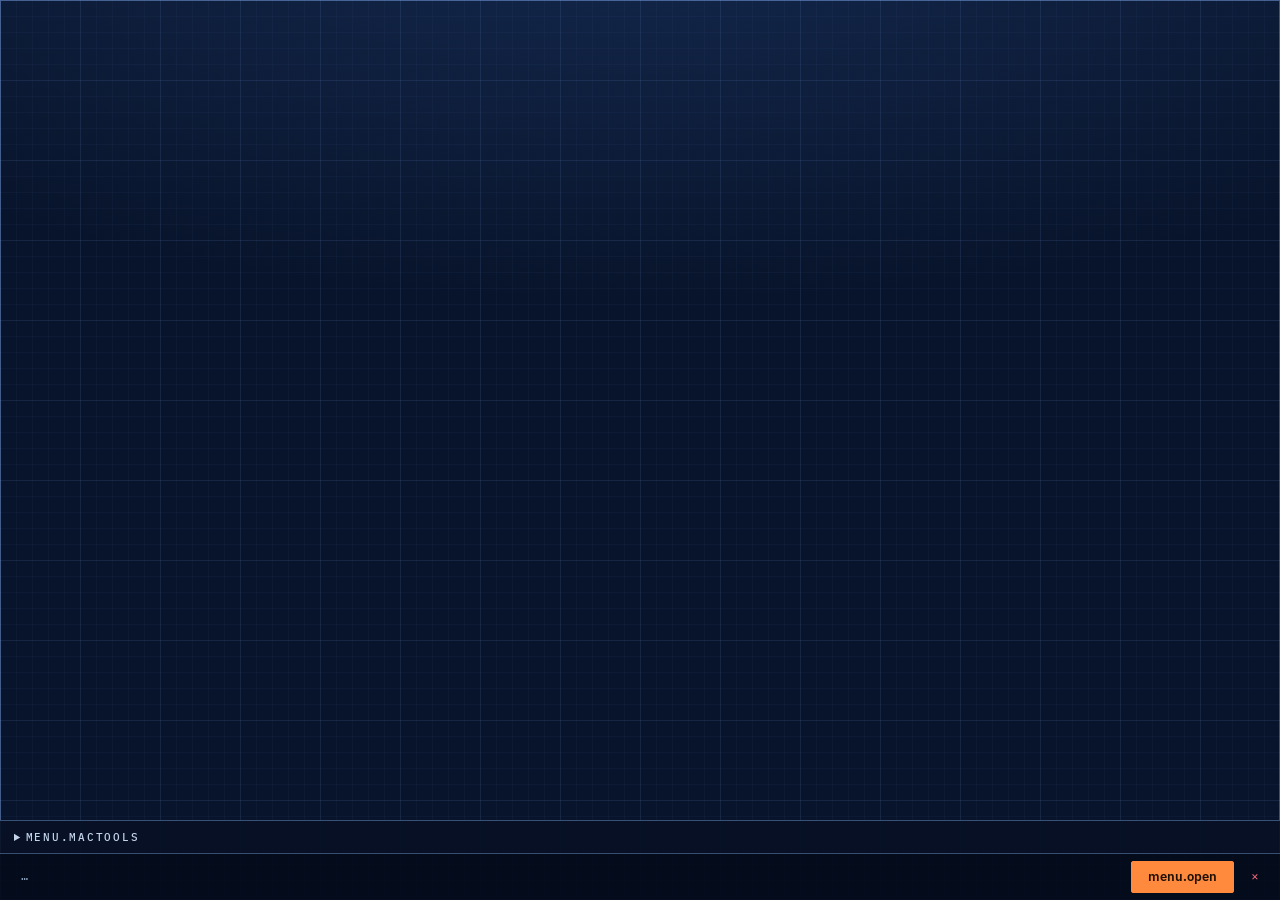
<file: Resources/menubar.html>
<!doctype html>
<html lang="fr">
<head>
<meta charset="utf-8">
<meta name="viewport" content="width=device-width,initial-scale=1">
<link rel="stylesheet" href="themes.css">
<link rel="stylesheet" href="themes/blueprint.css">
<link rel="stylesheet" href="themes/phosphore.css">
<script src="i18n.js"></script>
<script src="quota-core.js"></script>
<link rel="stylesheet" href="themes/moderne.css">
<link rel="stylesheet" href="themes/dark.css">
<link rel="stylesheet" href="themes/neon.css">
<link rel="stylesheet" href="themes/holograme.css">
<link rel="stylesheet" href="themes/ion.css">
<link rel="stylesheet" href="themes/bento.css">
<link rel="stylesheet" href="themes/widget.css">
<link rel="stylesheet" href="themes/synthwave.css">
<link rel="stylesheet" href="themes/circuit.css">
<style>
  /* Le thème actif vient de themes.css ([data-theme] sur <html>, poussé par renderMenu()) ;
     cyan = OpenAI, violet = Claude reste la convention par défaut, mais chaque thème peut
     réassigner --blue/--purple à ses deux teintes propres. */
  *{box-sizing:border-box}
  html,body{width:100%;height:100%;margin:0;overflow:hidden;color:var(--text);font:12.5px/1.4 var(--font);
    background:var(--bg);
    background-image:var(--bg-image,linear-gradient(var(--grid) 1px,transparent 1px),linear-gradient(90deg,var(--grid) 1px,transparent 1px));
    background-size:var(--bg-size,22px 22px,22px 22px)}
  button{font:inherit;color:inherit}
  .popover{height:100%;display:flex;flex-direction:column;clip-path:var(--clip,none)}
  /* min-height:0 + overflow-y:auto : filet de sécurité — si le contenu dépasse (Fable +
     coût + métriques), la zone défile au lieu de pousser le pied de page hors du popover. */
  /* Une seule grille pour les deux fournisseurs, plutôt que deux colonnes empilant chacune son
     contenu : chaque donnée (nom, valeur, fenêtre, reset, sous-jauges, fraîcheur, coût) occupe une
     rangée commune, si bien que les lignes se comparent à l'horizontale. Claude a des sous-jauges
     qu'OpenAI n'a pas ; la rangée existe des deux côtés et reste vide en face au lieu de décaler
     tout ce qui suit. La huitième rangée, sans contenu, absorbe le vide restant. */
    flex:1;min-height:0;overflow-y:auto}
  /* Nom du compte retenu, quand il y en a plusieurs : sans lui le chiffre ne dit pas de qui il parle. */
  .value .unit{font-size:.42em;margin-left:.08em;opacity:.65;font-weight:400}
  .value{font-size:44px;line-height:1;font-weight:700;letter-spacing:-.02em;font-variant-numeric:tabular-nums;color:var(--provider);text-shadow:var(--value-glow,none)}
  .reset{font-size:12px;color:var(--muted);font-variant-numeric:tabular-nums;margin-top:5px}
  /* Même trame que la fenêtre principale : une mesure, pas une progression — hachure par
     défaut (blueprint/phosphore), qu'un thème peut remplacer par un aplat ou un dégradé
     (voir themes.css). --provider est réellement hérité ici, contrairement à un alias
     --rail-fill qui figerait var(--provider) invalide à son propre niveau de déclaration. */
  .rail{height:10px;background:rgba(255,255,255,.03);border:1px solid var(--hair);margin-top:7px;overflow:hidden}
  .rail i{display:block;height:100%;background:repeating-linear-gradient(90deg,var(--provider) 0 2px,color-mix(in srgb,var(--provider) 45%,transparent) 2px 4px);box-shadow:var(--edge-glow,none);transition:width .3s ease}
  .account-note{margin-top:11px;color:var(--muted);font-size:12px;min-height:24px}
  .account-note.stale{color:var(--amber);font-weight:700}
  .account-note.live{color:var(--green)}
  .extra-credits{margin-top:9px;padding-top:8px;border-top:1px solid var(--hair);font-size:12px}
  .extra-credits span,.extra-credits small{display:block;color:var(--muted)}
  .extra-credits strong{display:block;margin-top:3px;font-variant-numeric:tabular-nums}
  /* Métriques système — mêmes marques que l'onglet Moniteur (paire validée), présence
     conditionnelle : une tuile n'existe que si sa source répond. */
  .metrics{display:flex;flex-wrap:wrap;gap:1px;background:var(--hair);border-top:1px solid var(--hair-strong);flex:none}
  /* Ligne batterie : pleine largeur sous les tuiles, les chiffres de santé d'un coup d'œil. */
  .mline{flex-basis:100%;display:flex;gap:8px;align-items:baseline;background:var(--panel-bg-strong);padding:6px 8px;font-size:12px;font-variant-numeric:tabular-nums;white-space:nowrap;min-width:0}
  .mline .mlabel{font-size:12px;color:var(--muted);text-transform:uppercase;letter-spacing:.06em;flex:none}
  .mline span:last-child{overflow:hidden;text-overflow:ellipsis;min-width:0}
  .mtile{flex:1;background:var(--panel-bg-strong);padding:7px 8px 6px;min-width:0}
  .mtile .mlabel{font-size:12px;color:var(--muted);text-transform:uppercase;letter-spacing:.06em}
  .mtile .mvalue{font-size:12px;font-weight:700;font-variant-numeric:tabular-nums;margin:1px 0 3px;white-space:nowrap;overflow:hidden;text-overflow:ellipsis}
  .mtile svg{display:block;width:100%;height:14px}
  .mtile .line{fill:none;stroke-width:1.5;vector-effect:non-scaling-stroke}
  /* Outils machine — rien à voir avec les quotas, d'où la séparation visuelle nette. */
  .tools{display:flex;gap:1px;background:var(--hair-strong);border-top:1px solid var(--hair-strong);flex:none}
  .tool{flex:1;border:0;background:var(--panel-bg-strong);color:var(--muted);padding:10px 6px;cursor:pointer;font:inherit;font-size:12px;display:flex;flex-direction:column;align-items:center;gap:5px;text-transform:lowercase;letter-spacing:.05em}
  .tool:hover{background:var(--soft);color:var(--text)}
  .tool.on{color:var(--blue);background:rgba(103,232,249,.12)}
  .tool .glyph{font-size:15px;line-height:1;height:15px;display:flex;align-items:center;justify-content:center}
  /* Pleine largeur, segments à parts égales : la rangée leur appartient entièrement. */
  .segmented{display:flex;border:1px solid var(--hair-strong);overflow:hidden;flex:1}
  .seg{flex:1;border:0;background:transparent;color:var(--muted);padding:6px 4px;cursor:pointer;font:inherit;font-size:12px;border-radius:0;white-space:nowrap;
    /* Un nom de compte peut être long (« contact@venio.paris's Organization ») : il se tronque
       plutôt que d'élargir son segment et d'écraser les autres. */
    overflow:hidden;text-overflow:ellipsis;min-width:0}
  .seg+.seg{border-left:1px solid var(--hair-strong)}
  .seg:hover{background:var(--soft);color:var(--text)}
  .seg.on{background:rgba(103,232,249,.14);color:var(--blue);font-weight:700}
  .account-action{border:1px solid var(--provider);color:var(--provider);background:color-mix(in srgb,var(--provider) 10%,transparent);border-radius:var(--radius);padding:6px 9px;margin-top:9px;cursor:pointer;font-size:12px;font-weight:700}
  /* Deux rangées, et non une : à six segments, le sélecteur ne laissait plus la place au message
     de backoff (« ⚠ pause · retry dans 39 min », 154 px) qui débordait alors le pied de page.
     Le popover a du vide vertical à revendre — mieux vaut le dépenser que tronquer une alerte. */
  .footer{border-top:1px solid var(--hair-strong);display:flex;flex-direction:column;gap:7px;padding:9px 10px;background:var(--panel-bg-strong);flex:none}
  .footer-row{display:flex;align-items:center;gap:6px}
  .footer-row > button.sync{flex:1;min-width:0;text-align:left;color:var(--muted);font-size:12px;
    white-space:nowrap;overflow:hidden;text-overflow:ellipsis;border:1px solid transparent;background:transparent;
    padding:5px 6px;border-radius:var(--radius);cursor:pointer;font-family:inherit}
  .footer-row > button.sync:hover{color:var(--text);border-color:var(--hair);background:var(--soft)}
  .footer-row > button.sync:disabled{cursor:default;opacity:.7}
  .footer-row > button.sync:disabled:hover{color:var(--muted);border-color:transparent;background:transparent}
  /* Ciblé sur les enfants directs de la rangée : « .footer button » l'emportait en spécificité
     sur « .seg » et figeait les segments à leur largeur de contenu. */
  .footer-row > button{border:1px solid transparent;background:transparent;padding:6px 7px;border-radius:var(--radius);cursor:pointer;color:var(--muted);white-space:nowrap;flex:none}
  .footer-row > button:hover{background:var(--soft);border-color:var(--hair);color:var(--text)}
  .footer-row > button.go{color:var(--blue);font-weight:700}
  .empty-value{color:var(--provider);opacity:.55}
  /* Luminosité — rangée compacte sous les outils. Un écran non pilotable est omis ici (voir
     dashboard pour l'état « sans réponse » détaillé) : le popover est trop dense pour l'expliquer. */
  .brightness{display:flex;flex-direction:column;gap:1px;background:var(--hair-strong);border-top:1px solid var(--hair-strong);flex:none}
  .b-row{display:flex;align-items:center;gap:8px;background:var(--panel-bg-strong);padding:7px 10px}
  .b-sun{font-size:12px;color:var(--blue);flex:none;line-height:1}
  /* 116 px, largeur fixe : de quoi lire un nom d'écran en entier (« Écran Retina intégré » tenait
     en « Écran R… » à 44 px), et identique d'une ligne à l'autre pour que les curseurs restent
     alignés quand plusieurs écrans sont branchés. */
  .b-label{font-size:12px;color:var(--muted);width:116px;flex:none;overflow:hidden;text-overflow:ellipsis;white-space:nowrap}
  .b-slider{flex:1;-webkit-appearance:none;appearance:none;height:10px;background:rgba(255,255,255,.04);border:1px solid var(--hair);cursor:pointer}
  .b-slider::-webkit-slider-thumb{-webkit-appearance:none;width:11px;height:15px;background:var(--blue);border:1px solid var(--hair-strong);cursor:pointer}
  .b-value{font-size:12px;color:var(--text);width:28px;text-align:right;flex:none;font-variant-numeric:tabular-nums}

  .provider-picker{width:100%;padding:7px 6px;margin:8px 0 4px;background:var(--panel-bg-strong);color:var(--text);border:1px solid var(--hair-strong);border-radius:var(--radius);font:inherit;font-size:12px}
  .primary-rail{margin-top:10px}.rail{height:12px;border-radius:3px}.rail i{background:var(--provider)}
  .reset{font-size:12px}
  .popup-notice{padding:10px 12px;border-bottom:1px solid var(--amber);font-size:12px;color:var(--amber);display:flex;gap:10px;align-items:center;justify-content:space-between;flex:none}.popup-notice button{background:none;border:1px solid var(--amber);border-radius:var(--radius);padding:5px;cursor:pointer}
  button:focus-visible,select:focus-visible{outline:2px solid var(--blue);outline-offset:2px}
.popover{--muted:color-mix(in srgb,var(--text) 75%,var(--bg))}.mac-tools{flex:none;background:var(--panel-bg-strong);border-top:1px solid var(--hair-strong)}.mac-tools>summary{padding:9px 14px;color:var(--text);cursor:pointer}.value.critical{color:var(--danger)}.value.warning{color:var(--amber)}
  .fans{padding:10px 14px 11px;border-top:1px solid var(--hair-strong);background:var(--panel-bg-strong);flex:none}
  .fan-head{display:flex;align-items:baseline;justify-content:space-between;gap:8px;margin-bottom:7px}
  .fan-head strong{font-size:12px;text-transform:lowercase;letter-spacing:.06em;color:var(--text)}
  .fan-head span{font-size:12px;color:var(--muted);font-variant-numeric:tabular-nums}
  .fan-row{display:flex;align-items:center;gap:8px;margin-top:6px}
  .fan-row .account-action{--provider:var(--blue);margin-top:0;flex:none;padding:7px 12px}
  .fan-state{flex:1;font-size:12px;font-weight:700;color:var(--muted)}.fan-state.on{color:var(--blue)}
  .fan-note{display:block;color:var(--muted);font-size:12px;margin-top:7px;line-height:1.4}
  /* Cartes fournisseur côte à côte : volume hebdo en grand, jauge, renouvellement, puis la 5 h. */
  .providers{display:grid;grid-template-columns:1fr 1fr;align-items:stretch;align-content:start;gap:8px;padding:10px;flex:1;min-height:0;overflow-y:auto}
  .quota-card{background:var(--panel-bg);border:1px solid var(--hair);border-top:2px solid var(--provider);border-radius:var(--radius);padding:10px 10px 8px;min-width:0;display:flex;flex-direction:column}
  .quota-card header{display:flex;flex-direction:column;align-items:stretch;gap:5px;margin-bottom:6px;min-width:0}
  .provider-name{font-size:12px;font-weight:700;color:var(--provider);text-transform:lowercase;letter-spacing:.06em}
  .account-name{font-size:12px;color:var(--muted);overflow:hidden;text-overflow:ellipsis;white-space:nowrap}
  .quota-card .provider-picker{margin:0;width:100%;padding:3px 6px;font-size:11.5px}
  .quota-main{display:flex;flex-direction:column;gap:6px}
  .quota-main .value{font-size:34px}
  .quota-side{min-width:0}
  .quota-label{font-size:12px;color:var(--muted)}
  .quota-side .primary-rail{margin-top:6px}
  /* Une seule ligne, tronquée au pire : un retour à la ligne laissait « h » seul au bout. */
  .quota-side .reset{margin-top:5px;font-size:11.5px;white-space:nowrap;overflow:hidden;text-overflow:ellipsis}
  .session-row{display:grid;grid-template-columns:auto 1fr auto;grid-template-areas:"l t v" "r r r" "x x x";align-items:center;gap:5px 8px;margin-top:8px;padding-top:7px;border-top:1px solid var(--hair);font-size:12px;color:var(--muted)}
  .session-row>span{grid-area:l}.session-row>b{grid-area:v;justify-self:end;color:var(--text);font-variant-numeric:tabular-nums}
  .session-row>.rail{grid-area:r}.session-row>small{grid-area:t;font-size:12px;font-variant-numeric:tabular-nums}
  .exhaust{margin-top:3px;font-size:11.5px;font-weight:700;color:var(--amber);white-space:nowrap;overflow:hidden;text-overflow:ellipsis}
  .session-row>.sx{grid-area:x;margin:0}
  .rail.thin{height:6px;margin:0;border-radius:3px}
  .switch-hint{font-size:11.5px;font-weight:700;color:var(--green);max-width:100%;overflow:hidden;text-overflow:ellipsis;white-space:nowrap}
  .quota-card footer{display:flex;flex-direction:column;align-items:flex-start;gap:3px;margin-top:auto;padding-top:8px;min-width:0;width:100%}
  .quota-card .account-note{margin:0;min-height:0;max-width:100%;overflow:hidden;text-overflow:ellipsis;white-space:nowrap}.quota-card .who{color:var(--text);font-weight:700;font-size:12px;max-width:100%;overflow:hidden;text-overflow:ellipsis;white-space:nowrap}
  .quota-card .account-action{margin:0}
  /* Crédits calés en bas des deux cartes : ils tombent à la même hauteur même quand une seule
     des deux a une ligne 5 h. Le pied suit sans second « auto », qui se partagerait le vide. */
  .quota-card .extra-credits~footer{margin-top:0}
  .quota-card .session-row{margin-bottom:8px}
  .quota-card .extra-credits{margin-top:auto;padding-top:9px}
  /* Crédits API : sous les deux cartes, sur toute la largeur. Estimation, jamais un solde lu. */
  /* Liste compacte : une ligne par compte — nom, jauge (la part RESTANTE se remplit — l'inverse des
     cartes), 5 h en retrait pour Claude, puis le % hebdo restant. Colonnes fixes pour que les
     jauges s'alignent d'une ligne à l'autre. */
  .account-list{grid-column:1/-1;background:var(--panel-bg);border:1px solid var(--hair);border-radius:var(--radius);padding:8px 10px 4px}
  .account-list>header{font-size:12px;font-weight:700;color:var(--text);text-transform:lowercase;letter-spacing:.06em;margin-bottom:3px}
  .al-row{display:grid;grid-template-columns:8px minmax(0,140px) minmax(40px,1fr) 52px 40px;align-items:center;gap:8px;padding:5px 0;border-top:1px solid var(--hair);font-size:12px;font-variant-numeric:tabular-nums}
  .al-row:first-of-type{border-top:0}
  .al-row>i{width:8px;height:8px;border-radius:50%;background:var(--provider)}
  .al-row>span{overflow:hidden;text-overflow:ellipsis;white-space:nowrap;color:var(--text)}
  .al-row .rail{height:6px;margin:0;border-radius:3px}
  .al-row>.al-gap{height:6px}
  .al-row>small{color:var(--muted);text-align:right;white-space:nowrap}
  .al-row>b{text-align:right}.al-row>b.warning{color:var(--amber)}.al-row>b.critical{color:var(--danger)}
  .al-row.off>span,.al-row.off>b{color:var(--muted)}
.sleep-strip{flex:none;padding:6px 10px;border-top:1px solid var(--amber);background:var(--panel-bg-strong);font-size:12px;color:var(--amber);overflow:hidden;text-overflow:ellipsis;white-space:nowrap}
.lid-strip{flex:none;display:flex;align-items:center;gap:8px;padding:6px 10px;border-top:1px solid var(--hair-strong);background:var(--panel-bg-strong);font-size:12px}
  .lid-strip .lid-title{color:var(--text);font-weight:700;white-space:nowrap;display:inline-block}.lid-strip .lid-title::first-letter{text-transform:uppercase}
  .lid-strip .lid-state{flex:1;min-width:0;color:var(--muted);overflow:hidden;text-overflow:ellipsis;white-space:nowrap}
  .lid-strip .lid-state.on{color:var(--blue)}
  /* Préfixe html : les thèmes donnent aux segments un padding large qui tronquait « 120 » en « 1… ». */
  .lid-strip .segmented{flex:none}html .lid-strip .seg{flex:none;min-width:32px;padding:4px 6px;font-size:12px;overflow:visible;text-overflow:clip}
  .lid-strip .lid-go{flex:none;margin:0;padding:5px 10px}
  .lid-strip .lid-go:disabled{opacity:.5;cursor:default}
  .api-credits{grid-column:1/-1;background:var(--panel-bg);border:1px solid var(--hair);border-radius:var(--radius);padding:10px 12px}
  .api-credits>header{font-size:12px;font-weight:700;color:var(--text);text-transform:lowercase;letter-spacing:.06em;margin-bottom:2px}
  .api-row{display:grid;grid-template-columns:minmax(0,1fr) auto;gap:2px 10px;padding:7px 0;border-top:1px solid var(--hair);font-size:12px}
  .api-row:first-of-type{border-top:0}
  .api-row>span{color:var(--provider);font-weight:700;overflow:hidden;text-overflow:ellipsis;white-space:nowrap}
  .api-row>b{font-variant-numeric:tabular-nums;text-align:right}.api-row>b.warning{color:var(--amber)}.api-row>b.critical{color:var(--danger)}
  .api-row>.rail{grid-column:1/-1;margin:2px 0 0}
  .api-row>small{grid-column:1/-1;color:var(--muted);font-variant-numeric:tabular-nums;overflow:hidden;text-overflow:ellipsis;white-space:nowrap}
  .api-row>small.error{color:var(--amber)}
</style>
</head>
<body>
<div class="popover"><div id="notificationNotice"></div><div class="providers" id="providers"></div><div id="sleepStrip"></div><div id="lidStrip"></div><details class="mac-tools"><summary data-i18n="menu.macTools"></summary><div class="metrics" id="metrics"></div><div class="brightness" id="brightness"></div><div class="tools" id="tools"></div><div id="fanControls"></div></details><footer class="footer"><div class="footer-row"><button class="sync" id="sync" onclick="send('refresh')" data-i18n-title="menu.syncTip">…</button><button class="go" onclick="send('openDashboard')" data-i18n="menu.open"></button><button onclick="send('quit')" style="color:var(--danger)" data-i18n-title="menu.quit">×</button></div></footer></div>
<script>
const send=(action,extra={})=>window.webkit?.messageHandlers?.native?.postMessage({action,...extra});
document.querySelector('.mac-tools').addEventListener('toggle',event=>
  send('setMacToolsVisible',{visible:event.currentTarget.open}));
const I=StatusI18n;
const esc=value=>String(value??'').replace(/[&<>"']/g,c=>({'&':'&amp;','<':'&lt;','>':'&gt;','"':'&quot;',"'":'&#39;'}[c]));
const {isSession,isWeekly,isCodexSpark,isScopedWeekly,mainWeekly,isFable,used,isConnected,isLive,exhaustAt}=StatusQuota;
// « À sec vers jeu. 14 h » : seulement si le rythme actuel épuise la fenêtre avant son renouvellement.
const exhaustLine=(w,cls='exhaust')=>{const at=exhaustAt(w);return at?`<div class="${cls}">${esc(t('q.exhaust',{at:I.date(Math.round(at/3600)*3600000,{weekday:'short',hour:'numeric'})}))}</div>`:''};
// Même seuils que dashboard.html : data-level pour les thèmes qui colorent l'alerte (≤ 20 % restant : crit, ≤ 45 % : warn).
const levelOf=value=>value===null?'':100-value<=20?'crit':100-value<=45?'warn':'ok';
const reset=w=>{
  if(!w?.resetsAt)return '—';
  const s=w.resetsAt-Date.now()/1000;
  if(s<=0)return t('d.reset');
  const d=Math.floor(s/86400),h=Math.floor(s%86400/3600),m=Math.floor(s%3600/60);
  if(d>0)return t('d.in',{v:`${d} ${t('unit.day')} ${h} ${t('unit.hour')}`});
  if(h>0)return t('d.in',{v:`${h} ${t('unit.hour')} ${String(m).padStart(2,'0')}`});
  return t('d.in',{v:`${m} ${t('unit.min')}`});
};
const ageLabel=timestamp=>{if(!timestamp)return '';const min=Math.max(0,Math.round((Date.now()/1000-timestamp)/60));return min<1?t('d.now'):min<60?t('d.agoMin',{n:min}):t('d.agoHour',{n:Math.round(min/60)})};
// Le popover garde deux colonnes, une par fournisseur, et y montre le compte le plus contraint —
// celui sur lequel il y a quelque chose à décider. La grille tient huit rangées en face l'une de
// l'autre : y empiler N comptes la ferait éclater, et le détail par compte a déjà sa place dans le
// tableau de bord. Le nom du compte retenu est affiché dès qu'il y en a plusieurs, sans quoi le
// chiffre ne dirait pas de qui il parle.
function pickAccount(accounts,metric){
  // Un compte épinglé prime : sans cela, basculer depuis la rangée « compte » ne changerait rien
  // à l'écran et le geste n'aurait aucun retour.
  const m=parseMetric(metric);
  if(m.accountId){
    const pinned=(accounts||[]).find(a=>a.accountId===m.accountId);
    if(pinned)return pinned;
  }
  let best=null,bestValue=-1;
  (accounts||[]).forEach(account=>{
    const value=used(mainWeekly(account.windows||[]));
    if(value!==null&&value>bestValue){best=account;bestValue=value;}
  });
  return best||(accounts||[])[0]||null;
}
function selectPopupAccount(provider,accountId){
  if(!accountId)return send('setMenuBarMetric',{value:aggregateMetric(provider,'weekly')});
  if(!lastData?.accounts?.some(a=>a.provider===provider&&a.accountId===accountId))return;
  send('setMenuBarMetric',{value:pinnedMetric(provider,accountId,'weekly')});
}
// `remaining` : la jauge montre ce qui reste au lieu de ce qui est consommé (liste des comptes) ;
// la couleur d'alerte suit toujours la consommation.
function quotaRail(window,primary=false,thin=false,remaining=false){
  const value=used(window);
  if(value===null||!Number.isFinite(value))return '';
  const color=value>=95?'var(--danger)':value>=80?'var(--amber)':'var(--provider)';
  return `<div class="rail ${thin?'thin':''} ${primary?'primary-rail':''}" role="meter" aria-label="${t(remaining?'menu.remaining':'menu.consumed',{label:esc(I.label(window.label)||window.windowId||'Quota')})}" aria-valuemin="0" aria-valuemax="100" aria-valuenow="${remaining?100-value:value}" aria-valuetext="${t('menu.valueText',{used:I.pct(value),left:I.pct(100-value)})}"><i style="width:${remaining?100-value:value}%;background:${color}"></i></div>`;
}
function extraCredits(account){
  if(!account)return '';
  const c=account.extraCredits||{},finite=n=>typeof n==='number'&&Number.isFinite(n);
  const fmt=n=>I.numMax(n,2);
  let value=t('credits.balanceUnavailable'),detail='';
  if(c.status==='known'&&c.unit==='credits'){
    value=c.unlimited?t('credits.unlimited'):finite(c.balance)?t('credits.left',{v:fmt(c.balance)}):
      c.hasCredits===false?t('credits.none'):t('credits.balanceUnavailable');
  }else if(c.status==='known'&&c.unit==='money'){
    const currency=c.balanceCurrency||c.currency;
    if(finite(c.balance))value=c.balance===0?t('credits.none'):
      t('credits.moneyLeft',{v:/^[A-Z]{3}$/.test(currency||'')?I.money(c.balance,currency,2):t('credits.noCurrency',{v:fmt(c.balance)})});
    if(c.enabled===false)detail=t('menu.extraDisabled');
  }
  if(c.observedAt&&Date.now()/1000-c.observedAt>120)
    detail=[detail,t('menu.reading',{v:ageLabel(c.observedAt)})].filter(Boolean).join(' · ');
  if(c.status!=='known'||value===t('credits.balanceUnavailable'))return '';  // rien d'utile à dire
  return `<div class="extra-credits"><span>${t('credits.title')}</span><strong>${esc(value)}</strong>${detail?`<small>${esc(detail)}</small>`:''}</div>`;
}
// Une carte par fournisseur, pleine largeur : le volume hebdo restant en grand, sa jauge et son
// renouvellement ; la fenêtre 5 h de Claude en ligne compacte. Ni prévision, ni historique de
// reset, ni sous-quota Fable : seul ce qui fait décider reste.
function provider(id,name,accounts,metric){
  const account=pickAccount(accounts,metric);
  const windows=(account?.windows||[]).filter(w=>!(id==='openai'&&isCodexSpark(w))&&!isFable(w)&&!isScopedWeekly(w)&&isLive(w));
  const weekly=mainWeekly(windows),session=windows.find(isSession);
  const connected=isConnected(id,account);
  const ink=id==='openai'?'var(--blue)':'var(--purple)';
  const old=account?.stale||(account?.capturedAt&&Date.now()/1000-account.capturedAt>1800);
  const note=!connected?t('menu.notConnected'):account?.liveSource?t('menu.live'):old?t('menu.stale',{v:ageLabel(account.capturedAt)}):account?.capturedAt?t('menu.measure',{v:ageLabel(account.capturedAt)}):t('menu.waiting');
  const noteClass=account?.liveSource?'live':old?'stale':'';
  const value=used(weekly),level=value===null?'empty-value':value>=95?'critical':value>=80?'warning':'';
  const pinned=parseMetric(metric).accountId;
  // « le plus contraint » = agrégat : la carte suit seule le compte le plus entamé.
  const picker=(accounts||[]).length>1?`<select class="provider-picker" aria-label="${t('menu.account',{name})}" onchange="selectPopupAccount('${id}',this.value);this.blur()"><option value="" ${!pinned?'selected':''}>${t('menu.mostUsed')}</option>${accounts.map(a=>`<option value="${esc(a.accountId)}" ${pinned&&a.accountId===account?.accountId?'selected':''}>${esc(a.label)}</option>`).join('')}</select>`
    :account?`<span class="account-name">${esc(account.label)}</span>`:'';
  const action=!connected?`<button class="account-action" onclick="send('${account?(id==='openai'?'loginOpenAI':'connectClaudeWeb'):'addAccount'}',${account?`{accountId:'${account.accountId}'}`:`{provider:'${id}'}`})">${account?t('menu.connect'):t('menu.addAccount')}</button>`:'';
  const sessionRow=session?`<div class="session-row" data-level="${levelOf(used(session))}"><span>5 h</span><div class="rail thin"><i style="width:${used(session)}%"></i></div><b>${I.pct(100-used(session))}</b><small>${reset(session)}</small>${exhaustLine(session,'exhaust sx')}</div>`:'';
  return `<section class="quota-card" data-provider="${id}" data-level="${levelOf(value)}" style="--provider:${ink}">
    <header><span class="provider-name">${name}</span>${picker}</header>
    <div class="quota-main"><div class="value ${level}">${value===null?'—':(100-value)+'<span class="unit">%</span>'}</div>
      <div class="quota-side"><div class="quota-label">${t('menu.leftThisWeek')}</div>${quotaRail(weekly,true)}<div class="reset">${weekly?t('menu.renewal',{v:reset(weekly)}):'—'}</div>${exhaustLine(weekly)}</div></div>
    ${sessionRow}${extraCredits(account)}
    <footer>${(accounts||[]).length>1&&!pinned&&account?`<b class="who" title="${esc(account.label)}">${esc(account.label)}</b>`:''}<span class="account-note ${noteClass}">${note}</span>${switchLine(account)}${action}</footer></section>`;
}
// Liste compacte de tous les comptes, même ordre que le tableau de bord (prochain renouvellement).
// Les cartes ci-dessus ne montrent qu'un compte par fournisseur : ici on les voit tous d'un coup.
function accountSummary(account){
  const windows=(account.windows||[]).filter(w=>!isCodexSpark(w)&&!isFable(w)&&!isScopedWeekly(w)&&isLive(w));
  const weekly=mainWeekly(windows),session=windows.find(isSession);
  const connected=isConnected(account.provider,account);
  return {account,weekly:connected?weekly:null,session:connected?session:null};
}
function accountList(accounts){
  const rows=(accounts||[]).map(accountSummary);
  if(rows.length<2)return '';  // un seul compte : la carte du fournisseur le montre déjà
  rows.sort((a,b)=>StatusQuota.compareByReset(a.account,b.account));
  const row=({account,weekly,session})=>{
    const value=used(weekly),level=value===null?'':value>=95?'critical':value>=80?'warning':'';
    const ink=account.provider==='openai'?'var(--blue)':'var(--purple)';
    const rail=value===null?'<div class="al-gap"></div>':quotaRail(weekly,false,true,true);
    return `<div class="al-row ${value===null?'off':''}" style="--provider:${ink}"><i></i><span title="${esc(account.label)}">${esc(account.label)}</span>${rail}<small>${session?'5 h '+I.pct(100-used(session)):''}</small><b class="${level}">${value===null?'—':I.pct(100-value)}</b></div>`;
  };
  return `<section class="account-list"><header>${t('menu.accountList')}</header>${rows.map(row).join('')}</section>`;
}
// Comptes API : une ligne par compte. Le reste est estimé (solde saisi − coûts relevés) ou celui
// d'un budget mensuel ; sans l'un ni l'autre, la dépense du mois. Rien si aucun compte API.
const usd=v=>typeof v==='number'&&Number.isFinite(v)?I.money(v,'USD',Math.abs(v)>=100?0:2):'—';
function apiCreditRow(a){
  const ink=a.provider==='openai'?'var(--blue)':'var(--purple)';
  const level=a.severity>=2?'critical':a.severity===1?'warning':'';
  let value='—';
  if(a.hasData)value=a.mode==='prepaid'?'≈ '+usd(Math.max(0,a.remainingUSD)):a.mode==='budget'?t('api.menu.budgetLeft',{v:usd(Math.max(0,a.remainingUSD))}):t('api.menu.month',{v:usd(a.monthUSD)});
  const rail=a.hasData&&typeof a.fraction==='number'?`<div class="rail thin"><i style="width:${Math.round(a.fraction*100)}%"></i></div>`:'';
  const detail=!a.keyConfigured?t('api.menu.noKey'):a.error?t(a.error):a.hasData?t('api.menu.detail',{today:usd(a.todayUSD),age:a.updatedAt?ageLabel(a.updatedAt/1000):'—'}):t('api.note.waiting');
  return `<div class="api-row" style="--provider:${ink}"><span title="${esc(a.label)}">${esc(a.label)}</span><b class="${level}">${value}</b>${rail}<small class="${a.error||!a.keyConfigured?'error':''}">${esc(detail)}</small></div>`;
}
function apiCredits(accounts){
  if(!(accounts||[]).length)return '';
  return `<section class="api-credits"><header>${t('api.menu.title')}</header>${accounts.map(apiCreditRow).join('')}</section>`;
}
// Le clavier est dessiné, pas écrit : U+2328 (⌨) n'a pas de glyphe dans la police système et
// macOS le rendait en rectangle vide. La lune, elle, existe bel et bien.
const GLYPH_KEYBOARD='<svg viewBox="0 0 20 14" width="17" height="12" fill="none" stroke="currentColor" stroke-width="1.3">'
  +'<rect x="1" y="1" width="18" height="12" rx="2"/><path d="M4.5 5h1M8 5h1M11.5 5h1M15 5h1M4.5 8h1M8 8h1M11.5 8h1M15 8h1M6.5 10.7h7" stroke-linecap="round"/></svg>';
const GLYPH_RAM='<svg viewBox="0 0 16 14" width="15" height="12" fill="none" stroke="currentColor" stroke-width="1.3"><rect x="1" y="3" width="14" height="6" rx="1.2"/><path d="M4 9v3M8 9v3M12 9v3" stroke-linecap="round"/></svg>';
function tools(tl){
  const btn=(action,glyph,label,active)=>`<button class="tool ${active?'on':''}" onclick="send('${action}')"><span class="glyph">${glyph}</span>${label}</button>`;
  const awake=tl?.awake||{},ram=tl?.ramClean||{},lock=tl?.keyboardLock||{},lid=tl?.lidMode||{};
  // « blocked » = permission Accessibilité refusée : le libellé le dit, et re-cliquer re-tente
  // après l'avoir accordée dans Réglages système.
  const lidN={n:Math.ceil((lid.remainingSeconds||0)/60)},lidAuto=['running','stopping'].includes(lid.auto?.state);
  return btn('showLidMode','▱',lid.active&&!lid.unconfirmed?(lid.constant?t('menu.lidConstant'):lidAuto?t('menu.lidAuto',lidN):t('menu.lidShort',lidN)):t('menu.lid'),lid.active&&!lid.unconfirmed)
    +btn('toggleAwake','☾',awake.active?t('menu.awakeOn'):t('menu.awake'),awake.active)
    +btn('cleanRam',GLYPH_RAM,ram.status==='running'?t('menu.ramRunning'):ram.status==='done'?t('menu.ramDone',{v:(ram.freedBytes/1073741824).toFixed(1)}):ram.status==='nothing'?t('menu.ramNothing'):t('menu.ram'),ram.status==='running')
    +btn('toggleKeyboardLock',GLYPH_KEYBOARD,lock.state==='blocked'?t('menu.allowAccess'):t('menu.cleaning'),lock.state==='locked');
}
// Capot fermé : démarrage direct depuis le popup, sans passer par le tableau de bord. Mêmes états
// et mêmes garde-fous que Réglages › Mac (service autorisé, session active, état à vérifier) ;
// le natif borne et revalide tout (durée entière de 1 à 240 min).
// 0 = constant (sans échéance) : proposé seulement sur un MacBook Air, que le client et le service revérifient.
const LID_DURATIONS=[15,30,60,120],LID_CONSTANT=0;
const lidChoices=lid=>lid?.fanlessMac?[...LID_DURATIONS,LID_CONSTANT]:LID_DURATIONS;
let lidMinutes=30;
try{const raw=localStorage.getItem('lidMinutes'),saved=Number(raw);if(raw!==null&&(LID_DURATIONS.includes(saved)||saved===LID_CONSTANT))lidMinutes=saved;}catch(e){}
function setLidMinutes(m){
  if(!LID_DURATIONS.includes(m)&&m!==LID_CONSTANT)return;
  lidMinutes=m;
  try{localStorage.setItem('lidMinutes',String(m));}catch(e){}
  if(lastData)renderMenu(lastData);
}
function startLid(){
  if(lidMinutes===LID_CONSTANT){if(lastData?.tools?.lidMode?.fanlessMac)send('startLidConstant');return;}
  if(LID_DURATIONS.includes(lidMinutes))send('startLidMode',{minutes:lidMinutes});
}
// Ligne compacte, seulement s'il y a un blocage : SleepDisabled sans session de Status, ou des apps qui
// retiennent la veille (le détail est dans le panneau Système du tableau de bord).
function sleepStrip(tl){
  const sl=tl?.sleep;if(!sl)return '';
  const names=(sl.groups||[]).map(g=>g.name);
  const text=sl.warning?t('sleep.popup.warn'):names.length?t('sleep.popup.apps',{apps:names.join(', ')}):'';
  return text?`<div class="sleep-strip" title="${esc(text)}">${esc(text)}</div>`:'';
}
function lidStrip(tl){
  const lid=tl?.lidMode;
  if(!lid||lid.available===false&&!lid.authorized)return '';  // machine sans le service : rien à proposer
  const active=lid.active===true&&!lid.unconfirmed,pending=(lid.restorationPending&&!active)||lid.unconfirmed;
  // Démarrage automatique activé : le titre le dit, l'infobulle donne l'état courant.
  const a=lid.auto||{},st=['idle','starting','running','stopping','manual','cooldown','waiting','paused','unavailable'].includes(a.state)?a.state:'idle';
  const autoTip=a.enabled?t('lid.auto.state.'+st,{n:Math.max(1,Math.ceil(((st==='cooldown'?a.cooldownSeconds:a.stopInSeconds)||0)/60))}):'';
  const title=`<span class="lid-title" ${a.enabled?`title="${esc(autoTip)}"`:''}>${a.enabled?t('menu.lidAutoOn'):t('menu.lid')}</span>`;
  const go=(action,label,extra='')=>`<button class="account-action lid-go" ${lid.busy?'disabled':''} onclick="${action}">${label}</button>${extra}`;
  let body;
  if(active)body=`<span class="lid-state on">${['running','stopping'].includes(st)&&a.enabled?`${t('lid.auto.tag')} · `:''}${lid.constant?t('lid.constantActive'):t('lid.remaining',{n:Math.ceil((lid.remainingSeconds||0)/60)})}</span>${go("send('stopLidMode')",t('lid.stopNow'))}`;
  else if(pending)body=`<span class="lid-state">${t('lid.toCheck')}</span>${go("send('stopLidMode')",t('lid.stopRestore'))}`;
  else if(lid.authorized)body=`<span class="segmented" role="group" aria-label="${t('lid.durationAria')}">${(lidMinutes===LID_CONSTANT&&!lid.fanlessMac?(lidMinutes=30,LID_DURATIONS):lidChoices(lid)).map(m=>`<button class="seg ${lidMinutes===m?'on':''}" aria-pressed="${lidMinutes===m}" ${m===LID_CONSTANT?`title="${t('lid.constantTip')}" aria-label="${t('lid.constant')}"`:''} onclick="setLidMinutes(${m})">${m===LID_CONSTANT?'∞':m}</button>`).join('')}</span><span class="lid-state">${lidMinutes===LID_CONSTANT?'':t('unit.min')}</span>${go('startLid()',t('lid.start'))}`;
  else body=`<span class="lid-state">${t('lid.authNote')}</span>${go("send('authorizeLidMode')",lid.approvalRequired?t('lid.openAuth'):t('lid.authorize'))}`;
  return `<div class="lid-strip" style="--provider:var(--blue)">${title}${body}</div>`;
}
// Ventilateurs : palier (60 %, 80 %, max) et durée choisis d'un geste, sans champ à saisir. Le
// natif borne et revalide tout ; le service vérifie la vitesse réelle et rend la main à macOS.
let fanPercent=100,fanMinutes=15;
const FAN_LEVELS=[60,80,100],FAN_DURATIONS=[15,30,60];
function setFanChoice(kind,value){if(kind==='percent')fanPercent=value;else fanMinutes=value;if(lastData)renderMenu(lastData);}
function startFanBoost(){if(FAN_DURATIONS.includes(fanMinutes)&&FAN_LEVELS.includes(fanPercent))send('startFanBoost',{minutes:fanMinutes,percent:fanPercent});}
const fanLevelLabel=p=>p>=100?t('mon.maxCap'):I.pct(p);
// Mode Courbe (panneau Température) : son boost court n'est pas un « Boost N min » ; « Auto Apple » le coupe aussi.
const fanCurveLabel=(fm,f)=>t('fan.curve.menu',{preset:t('fan.curve.preset.'+(['silent','performance'].includes(fm.preset)?fm.preset:'balanced')),level:f.active?fanLevelLabel(f.percent||100):t('fan.curve.macos')});
function fanControls(tools){
  const lid=tools?.lidMode||{},f=lid.fanBoost||{},service=lid.authorized&&f.version===2&&!lid.unconfirmed;
  const fm=tools?.fanMode||{},curve=fm.mode==='curve';
  const active=f.active===true,needsStop=active||f.restorationPending||lid.unconfirmed||f.manualOutsideBoost||curve;
  const rpm=(f.fans||[]).map(v=>I.num(Math.round(v.rpm),0)).join(' · ');
  const seg=(kind,value,label,on)=>`<button class="seg ${on?'on':''}" onclick="setFanChoice('${kind}',${value})">${label}</button>`;
  let body,note=f.message?I.tm(f.message):'';
  if(needsStop){
    const state=lid.unconfirmed?t('lid.toCheck'):curve?fanCurveLabel(fm,f):active?t('mon.fanState',{state:f.verified?t('mon.boost'):t('mon.ramp'),level:fanLevelLabel(f.percent||100),n:Math.ceil((f.remainingSeconds||0)/60)}):f.manualOutsideBoost?t('mon.fanManual'):t('fan.backToCheck');
    body=`<div class="fan-row"><span class="fan-state ${(active&&f.verified)||curve?'on':''}">${state}</span><button class="account-action" ${!service||lid.busy?'disabled':''} onclick="send('stopFanBoost')">${t('fan.autoApple')}</button></div>`;
    if(lid.unconfirmed)note=I.tm(lid.message||note);
  }else if(service){
    body=`<div class="fan-row"><span class="segmented">${FAN_LEVELS.map(p=>seg('percent',p,fanLevelLabel(p),fanPercent===p)).join('')}</span></div>
      <div class="fan-row"><span class="segmented">${FAN_DURATIONS.map(m=>seg('minutes',m,m+' '+t('unit.min'),fanMinutes===m)).join('')}</span><button class="account-action" ${lid.busy?'disabled':''} onclick="startFanBoost()">${t('mon.boost')}</button></div>`;
    note=note&&note!=='Auto Apple'?note:t('fan.macControls');
  }else{
    body=`<div class="fan-row"><button class="account-action" onclick="send('authorizeLidMode')">${lid.authorized?t('fan.updateService'):t('lid.authorize')}</button></div>`;
    note=lid.authorized?t('menu.fanUpdateNote'):t('menu.fanInstallNote');
  }
  return `<div class="fans"><div class="fan-head"><strong>${t('w.temp.fans').replace(/^./,c=>c.toUpperCase())}</strong><span>${rpm?esc(rpm)+' '+t('unit.rpm'):''}</span></div>${body}<small class="fan-note" role="status">${esc(note)}</small></div>`;
}
// Un curseur par écran pilotable, les non-pilotables omis (popover trop dense pour l'état « sans
// réponse » détaillé — voir le tableau de bord). Nom tronqué par CSS, pas ici : le survol du
// popover ne montre pas de tooltip fiable en WKWebView.
function brightnessRow(displays){
  const pilotable=(displays||[]).filter(d=>d.available);
  if(!pilotable.length)return '';
  // Un glyphe ☀ ouvre la section : le curseur se lit alors comme « luminosité », pas comme une
  // jauge quelconque. Interne et externes (dont les écrans Apple) apparaissent chacun sur sa ligne,
  // puis le rétroéclairage du clavier (kind « keyboard »), signalé par ⌨ au lieu de ☀.
  return pilotable.map(d=>`<div class="b-row"><span class="b-sun" title="${d.kind==='keyboard'?t('menu.backlight'):t('disp.brightness')} — ${esc(d.name)}">${d.kind==='keyboard'?'⌨':'☀'}</span><span class="b-label" title="${esc(d.name)}">${esc(d.name)}</span><input type="range" class="b-slider" min="0" max="100" value="${d.brightness??0}" oninput="this.nextElementSibling.textContent=I.pct(+this.value)" onchange="send('setBrightness',{id:'${d.id}',value:Number(this.value)})"><span class="b-value">${I.pct(d.brightness??0)}</span></div>`).join('');
}
// Grammaire de menuBarMetric, identique à celle du natif (voir StatusQuota.h) :
//   "lowest" | "<provider>:<kind>" (agrégat) | "acct:<provider>:<accountId>:<kind>" (épinglé).
// Le popover la décompose en deux choix distincts — quelle fenêtre, quel compte — parce que ce
// sont deux décisions différentes : une liste unique « compte × fenêtre » ferait dix boutons
// dans 400 px.
function parseMetric(metric){
  const value=metric||'claude:weekly';
  if(value.startsWith('system:'))return {system:true,value};
  const parts=value.split(':');
  if(value.startsWith('acct:')&&parts.length>=4)
    return {provider:parts[1],accountId:parts[2],kind:parts.slice(3).join(':'),value};
  if(parts.length>=2)return {provider:parts[0],kind:parts.slice(1).join(':'),value};
  return {lowest:true,value};
}
const aggregateMetric=(provider,kind)=>`${provider}:${kind}`;
const pinnedMetric=(provider,accountId,kind)=>`acct:${provider}:${accountId}:${kind}`;
let lastData=null;
// Calculée côté natif (TMSwitchSuggestions) : un autre compte du même fournisseur, nettement moins entamé.
const switchLine=account=>{const s=account&&lastData?.switchSuggestions?.[account.accountId];return s?`<span class="switch-hint">${esc(t('switch.suggest',{label:s.label,v:I.pct(s.usedPercent)}))}</span>`:''};
// Le service pousse un état toutes les 5 s (tours/minute des ventilateurs) : réécrire un bloc
// à chaque fois détruisait le <select> de compte ouvert et effaçait une durée en cours de saisie.
// On ne remplace donc que ce qui a changé, et jamais un bloc dont un champ a le focus — il sera
// redessiné à sa sortie (blur).
function setHTML(selector,html){
  const el=document.querySelector(selector);
  if(el.dataset.html===html)return;
  const focused=document.activeElement;
  if(focused&&el.contains(focused)&&/^(SELECT|INPUT)$/.test(focused.tagName))return;
  el.innerHTML=html;el.dataset.html=html;
}
document.addEventListener('focusout',e=>{if(lastData&&/^(SELECT|INPUT)$/.test(e.target.tagName))setTimeout(()=>renderMenu(lastData),0);});
// Un clic dans un popover ouvert au survol l'épingle : sans cela, le menu natif du sélecteur de
// compte, qui déborde du popover, faisait croire à une sortie de la souris et tout se refermait.
document.addEventListener('pointerdown',()=>send('pinPopover'),true);
function renderMenu(data){
  document.documentElement.dataset.theme=data.prefs?.theme||'blueprint';
  const accounts=data.accounts||[];
  const of=providerId=>accounts.filter(a=>a.provider===providerId);
  const metric=data.prefs?.menuBarMetric||'claude:weekly';
  setHTML('#notificationNotice',data.prefs?.notificationsAuthorized===false?`<div class="popup-notice"><span>${t('notice.title')}</span><button onclick="send('openNotificationSettings')">${t('set.title')}</button></div>`:'');
  setHTML('#providers',provider('openai','OpenAI',of('openai'),data.prefs?.providerMenuMetrics?.openai||metric)+provider('claude','Claude',of('claude'),data.prefs?.providerMenuMetrics?.claude||metric)+accountList(data.accounts)+apiCredits(data.apiAccounts));
  setHTML('#brightness',brightnessRow(data.displays));
  setHTML('#sleepStrip',sleepStrip(data.tools));
  setHTML('#lidStrip',lidStrip(data.tools));
  setHTML('#tools',tools(data.tools));
  setHTML('#fanControls',fanControls(data.tools));
  const sync=document.querySelector('#sync');
  sync.textContent=data.refreshing
    ? t('menu.refreshing')
    : data.backoffUntil
      ? t('menu.pause',{v:reset({resetsAt:data.backoffUntil/1000})})
      : t('menu.updated',{v:I.date(data.updatedAt,{hour:'2-digit',minute:'2-digit'})});
  sync.disabled=Boolean(data.refreshing);
}
// Métriques système : flux séparé, poussé à 1 Hz par le natif tant que le popover est ouvert.
const CHART_A='#0891B2',CHART_B='#8B5CF6';
const fmtBytes=v=>{if(v==null||isNaN(v))return '—';const units=['b','kb','mb','gb'].map(k=>t('unit.'+k));let i=0;while(v>=1024&&i<units.length-1){v/=1024;i++}return I.num(i&&v<10?v:Math.round(v),i&&v<10?1:0)+' '+units[i]+'/s'};
function miniChart(family,specs,percent){
  const drawn=specs.map(s=>({...s,values:family.series?.[s.key]||[]})).filter(s=>s.values.length>1);
  if(!drawn.length)return '';
  const w=80,h=14,len=Math.max(...drawn.map(s=>s.values.length));
  const max=percent?100:Math.max(1,...drawn.flatMap(s=>s.values));
  return `<svg viewBox="0 0 ${w} ${h}" preserveAspectRatio="none">${drawn.map(s=>{const offset=len-s.values.length;
    return `<path class="line" stroke="${s.color}" d="${s.values.map((v,i)=>`${i?'L':'M'}${((offset+i)/(len-1)*w).toFixed(1)},${(h-Math.min(v,max)/max*h).toFixed(1)}`).join(' ')}"/>`}).join('')}</svg>`;
}
function renderMetrics(data){
  const familyById=id=>data?.families?.find(f=>f.id===id);
  const tiles=[];
  const pctTile=(id,label)=>{const family=familyById(id);if(!family)return;const key=id==='gpu'?'usage':id==='ram'?'usedPercent':'total';
    tiles.push(`<div class="mtile"><div class="mlabel">${label}</div><div class="mvalue">${family.now[key]==null?'—':I.pct(Math.round(family.now[key]))}</div>${miniChart(family,[{key,color:CHART_A}],true)}</div>`)};
  pctTile('cpu','cpu');pctTile('gpu','gpu');pctTile('ram',t('menu.mem'));
  const network=familyById('network');
  if(network)tiles.push(`<div class="mtile"><div class="mlabel">${t('menu.network')} ↓↑</div><div class="mvalue">${fmtBytes(network.now.rxBytesPerSec)}</div>${miniChart(network,[{key:'rxBytesPerSec',color:CHART_A},{key:'txBytesPerSec',color:CHART_B}],false)}</div>`);
  const sensors=familyById('sensors');
  if(sensors?.now.tempC!=null)tiles.push(`<div class="mtile"><div class="mlabel">${t('menu.temp')}</div><div class="mvalue">${Math.round(sensors.now.tempC)} °C</div>${miniChart(sensors,[{key:'tempC',color:CHART_A}],true)}</div>`);
  const battery=familyById('battery')?.now;
  if(battery){const parts=[];
    if(battery.percent!=null)parts.push(I.pct(Math.round(battery.percent)));
    if(battery.healthPercent!=null)parts.push(`${t('w.bat.health')} ${I.pct(Math.round(battery.healthPercent))}`);
    if(battery.cycleCount!=null)parts.push(`${battery.cycleCount} ${t('w.bat.cycles')}`);
    if(battery.powerWatts)parts.push(`${battery.powerWatts<0?'↓':'↑'} ${I.numMax(Math.abs(battery.powerWatts),1)} W`);
    if(battery.temperatureC!=null)parts.push(`${Math.round(battery.temperatureC)} °C`);
    if(parts.length)tiles.push(`<div class="mline"><span class="mlabel">${t('menu.battery')}</span><span>${parts.join(' · ')}</span></div>`)}
  document.querySelector('#metrics').innerHTML=tiles.join('');
}
// Tick incrémental : même mécanique que dashboard.html — le natif n'envoie les séries qu'à
// l'ouverture, ensuite `now` seul et la série glisse ici (plafond 300, comme l'anneau natif).
const METRICS_RING=300;
let lastMetrics=null;
function mergeMetricsDelta(state,payload){
  if(!payload?.delta)return payload;
  if(!state)return null;
  const families=(payload.families||[]).map(d=>{
    const prev=(state.families||[]).find(f=>f.id===d.id);
    const series={...(prev?.series||{})};
    for(const[k,v]of Object.entries(d.now||{})){
      if(typeof v!=='number')continue;
      const grown=(series[k]||[]).concat(v);
      series[k]=grown.length>METRICS_RING?grown.slice(grown.length-METRICS_RING):grown;
    }
    return{...d,series};
  });
  const merged={...state,...payload,families};
  delete merged.delta;
  return merged;
}
I.onChange(()=>{I.apply();if(lastData)renderMenu(lastData);if(lastMetrics)renderMetrics(lastMetrics)});
I.apply();
window.StatusMenu={sleep(data){if(!lastData)return;lastData={...lastData,tools:{...lastData.tools,sleep:data}};setHTML('#sleepStrip',sleepStrip(lastData.tools))},update(data){lastData=data;renderMenu(data)},patch(part){if(!lastData)return;lastData={...lastData,...part};renderMenu(lastData)},updateMetrics(data){const m=mergeMetricsDelta(lastMetrics,data);if(m){lastMetrics=m;renderMetrics(m)}}};
// Keep the "dans X min" countdowns honest between polls.
setInterval(()=>{if(lastData)renderMenu(lastData)},30000);
</script>
</body>
</html>
</file>
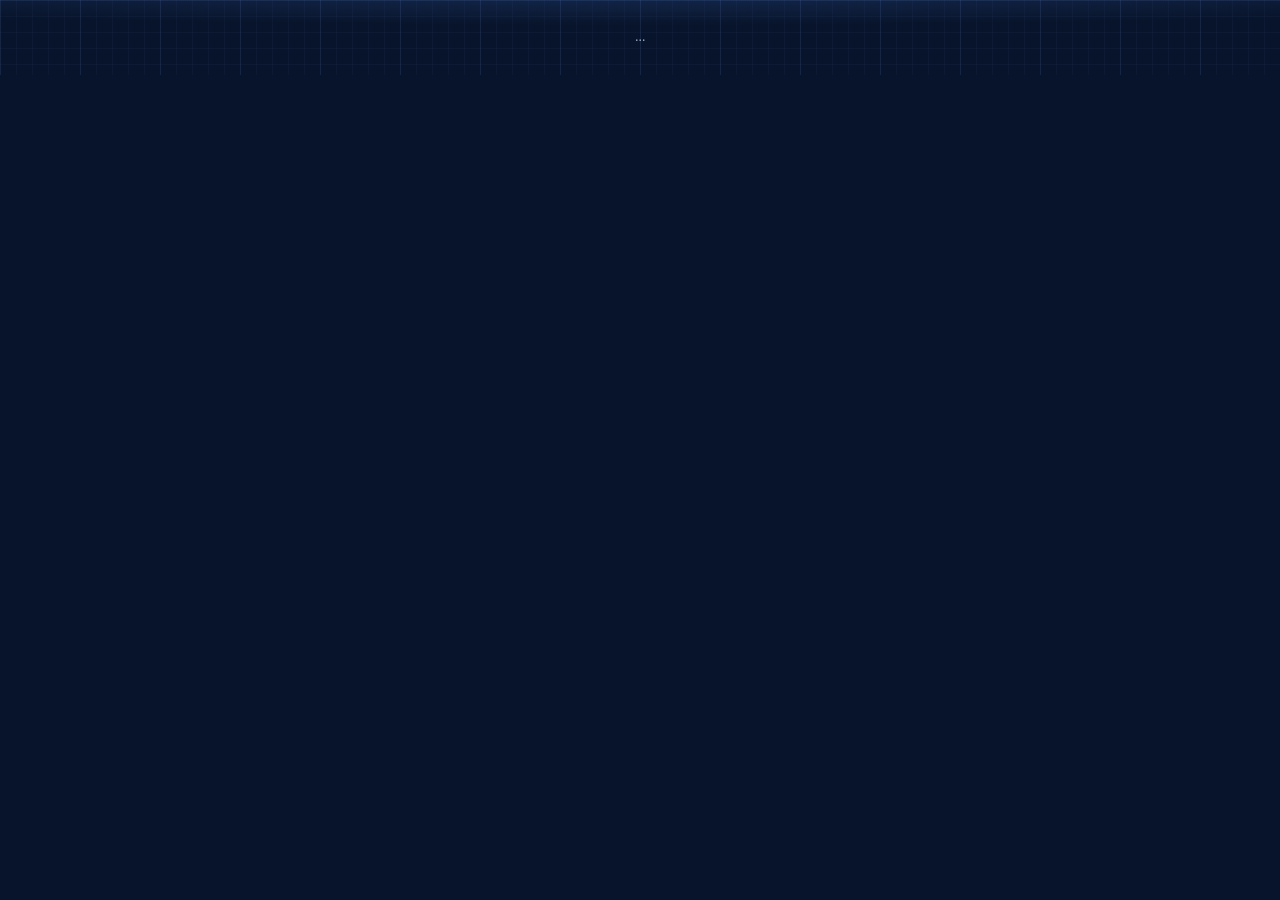
<file: Resources/widget.html>
<!doctype html>
<html lang="fr">
<head>
<meta charset="utf-8">
<link rel="stylesheet" href="themes.css">
<link rel="stylesheet" href="themes/blueprint.css">
<link rel="stylesheet" href="themes/phosphore.css">
<link rel="stylesheet" href="themes/moderne.css">
<link rel="stylesheet" href="themes/dark.css">
<link rel="stylesheet" href="themes/neon.css">
<link rel="stylesheet" href="themes/holograme.css">
<link rel="stylesheet" href="themes/ion.css">
<link rel="stylesheet" href="themes/bento.css">
<link rel="stylesheet" href="themes/widget.css">
<link rel="stylesheet" href="themes/synthwave.css">
<link rel="stylesheet" href="themes/circuit.css">
<script src="i18n.js"></script>
<style>
  /* Style « Affûté » : une échelle typographique sur grille de 4 pt (titre 11 px en capitales,
     valeur héros 44 px fine, libellés 9,5–11 px, valeurs tabulaires 11,5 px), une couleur par sens
     (accent du widget = charge, ambre = alerte, rouge = critique). Aucun hexadécimal : tout vient
     des jetons du thème (--blue, --muted, --hair, --amber, --danger, --font…), d'où un rendu
     correct dans chaque thème. Les classes sont préfixées « w- » pour ne jamais être captées par
     les règles génériques des thèmes (.row, .badge, .stat…).
     Hauteur libre, pas 100 % : c'est le contenu qui décide, et sa mesure est poussée au natif qui
     redimensionne le popover (voir syncPanelHeight). `overflow-y:auto` ne sert que de filet pour
     un panneau plus haut que l'écran — le natif borne déjà la hauteur demandée. */
  *{box-sizing:border-box}html,body{margin:0;width:100%;min-height:100%;overflow-x:hidden;overflow-y:auto;background:var(--bg);color:var(--text);font:11.5px/20px var(--font);font-variant-numeric:tabular-nums}
  html[data-theme="neon"] body{background:var(--bg-image),var(--bg)}
  /* Regroupé : c'est la fenêtre (html) qui défile, pas le body — un body à overflow non visible devient
     son propre conteneur de défilement et l'en-tête « sticky » ne collerait plus à rien. */
  html[data-mode="grouped"] body{overflow:visible}
  .panel{padding:12px 14px 14px;width:100%}
  .w-hd{display:flex;align-items:center;gap:8px;height:24px}
  .w-gl{width:24px;height:24px;border-radius:min(var(--radius),8px);display:grid;place-items:center;color:var(--k);flex:none;
    background:color-mix(in srgb,var(--k) 16%,transparent);box-shadow:inset 0 0 0 1px color-mix(in srgb,var(--k) 38%,transparent)}
  .w-hd h1{margin:0;font:600 11px/24px var(--font);letter-spacing:.12em;text-transform:uppercase;color:var(--text);white-space:nowrap;overflow:hidden;text-overflow:ellipsis}
  /* Sélecteur du niveau de détail : trois segments égaux, le segment actif prend la teinte du widget. */
  .w-seg{display:grid;grid-template-columns:repeat(3,1fr);gap:2px;margin:8px 0 0;padding:2px;background:var(--soft);border:1px solid var(--hair);border-radius:min(var(--radius),8px)}
  .w-seg button{appearance:none;border:0;margin:0;padding:0 4px;height:20px;font:500 10px/20px var(--font);letter-spacing:.02em;color:var(--muted);background:transparent;
    border-radius:min(var(--radius),6px);cursor:pointer;white-space:nowrap;overflow:hidden;text-overflow:ellipsis}
  .w-seg button:hover{color:var(--text)}
  .w-seg button.on{color:var(--text);background:color-mix(in srgb,var(--k) 20%,transparent);box-shadow:inset 0 0 0 1px color-mix(in srgb,var(--k) 42%,transparent)}
  .w-seg button:focus-visible{outline:1px solid var(--k);outline-offset:1px}
  .w-hero{display:flex;justify-content:space-between;align-items:flex-end;margin:12px 0 8px;min-height:44px}
  .w-hv{font:300 44px/44px var(--font);letter-spacing:-.02em;color:var(--text);white-space:nowrap}
  html[data-theme="neon"] .w-hv{text-shadow:0 0 18px color-mix(in srgb,var(--k) 28%,transparent)}
  .w-hv small{font:400 16px/16px var(--font);color:var(--muted);letter-spacing:0;margin-left:2px}
  .w-b[data-state=warn] .w-hv{color:var(--amber)}.w-b[data-state=crit] .w-hv{color:var(--danger)}
  .w-facts{display:grid;grid-template-columns:8px auto auto;gap:0 8px;align-items:center;justify-items:start;font-size:11px;line-height:20px;color:var(--muted);padding-bottom:2px}
  .w-facts b{justify-self:end;color:var(--text);font-weight:500;font-size:11.5px;margin-left:4px}
  .w-dot{display:inline-block;width:8px;height:8px;border-radius:min(var(--radius),3px);flex:none}
  .w-dot.rd{border-radius:50%}.w-dot.free{background:transparent;box-shadow:inset 0 0 0 1px var(--hair-strong)}
  .w-f1{display:flex;flex-direction:column;align-items:flex-end;line-height:16px;font-size:11px;color:var(--muted);padding-bottom:4px;min-width:0;text-align:right}
  .w-f1 b{font:500 15px/20px var(--font);color:var(--text);white-space:nowrap}
  svg.w-chart{display:block;width:100%;height:auto;overflow:visible}
  .w-chart .w-g{stroke:var(--hair-strong);stroke-width:1;stroke-dasharray:1 3;stroke-linecap:round;opacity:.7}
  .w-chart .w-gb{stroke:var(--hair-strong);stroke-width:1}
  .w-chart .w-line{fill:none;stroke-width:1.6;stroke-linejoin:round;stroke-linecap:round}
  .w-ticks{display:flex;justify-content:space-between;font-size:9.5px;line-height:16px;color:var(--muted);margin-top:2px}
  .w-sec{border-top:1px solid var(--hair);margin-top:12px;padding-top:12px}
  .w-sl{font:600 9.5px/16px var(--font);letter-spacing:.1em;text-transform:uppercase;color:var(--muted);margin-bottom:8px}
  .w-list{display:flex;flex-direction:column}
  .w-br{display:grid;grid-template-columns:minmax(0,1fr) 56px minmax(36px,max-content);gap:8px;align-items:center;height:20px}
  .w-br.w3{grid-template-columns:minmax(0,1fr) 36px minmax(34px,max-content) minmax(34px,max-content);gap:6px}
  .w-bn{white-space:nowrap;overflow:hidden;text-overflow:ellipsis;color:var(--text)}
  .w-bt{height:4px;border-radius:2px;background:var(--hair);overflow:hidden}
  .w-bt i{display:block;height:100%;border-radius:2px;background:var(--k)}
  .w-bv{text-align:right;color:var(--text);font-weight:500;white-space:nowrap}
  .w-bv2{text-align:right;color:var(--muted);white-space:nowrap;font-size:10.5px}
  .w-tiles{display:grid;grid-template-columns:1fr 1fr;gap:8px}
  .w-tile{background:var(--soft);border:1px solid var(--hair);border-radius:min(var(--radius),10px);padding:8px 10px;min-width:0;display:flex;flex-direction:column}
  .w-tile.span2{grid-column:1/-1}
  .w-tile.warn .w-tv{color:var(--amber)}.w-tile.crit .w-tv{color:var(--danger)}
  .w-tl{font:600 9.5px/16px var(--font);letter-spacing:.1em;text-transform:uppercase;color:var(--muted);white-space:nowrap;overflow:hidden;text-overflow:ellipsis}
  .w-tv{font:500 15px/20px var(--font);color:var(--text);white-space:nowrap;overflow:hidden;text-overflow:ellipsis}
  .w-trip{display:grid;grid-template-columns:repeat(3,1fr);gap:8px}
  .w-trip span{display:flex;flex-direction:column;min-width:0}
  .w-trip b{font:500 15px/20px var(--font);color:var(--text)}
  .w-trip span:not(:first-child) b{color:var(--muted)}
  .w-trip em{font:400 10px/14px var(--font);font-style:normal;color:var(--muted)}
  .w-cores{display:flex;gap:12px;align-items:flex-start}
  .w-grp{min-width:0}
  .w-gt{font:400 10px/16px var(--font);color:var(--muted);white-space:nowrap;display:flex;align-items:center;gap:4px;margin-bottom:4px}
  /* --ec : couleur d'élément choisie dans les Réglages (cœurs de performance / d'efficacité) ; absente, c'est la teinte du widget. */
  .w-sq{width:8px;height:8px;border-radius:min(var(--radius),3px);background:var(--ec,var(--k));display:inline-block}.w-sq.e{background:var(--ec,color-mix(in srgb,var(--k) 50%,transparent))}
  .w-cg{display:grid;gap:4px}
  .w-core{display:flex;flex-direction:column;align-items:center;gap:4px}
  .w-core .w-ct{display:flex;align-items:flex-end;width:100%;border-radius:min(var(--radius),5px);background:var(--hair);overflow:hidden}
  .w-core .w-ct i{display:block;width:100%;border-radius:min(var(--radius),5px);background:var(--ec,var(--k));min-height:4px}
  .w-core.e .w-ct i{background:var(--ec,color-mix(in srgb,var(--k) 52%,transparent))}
  .w-core.warn .w-ct i{background:var(--amber)}.w-core.crit .w-ct i{background:var(--danger)}
  .w-core em{font:400 9.5px/12px var(--font);font-style:normal;color:var(--muted)}
  .w-split{display:flex;gap:2px;height:10px}
  .w-split i{display:block;height:100%;border-radius:min(var(--radius),3px);min-width:3px}
  .w-split::after{content:"";flex:1;border-radius:min(var(--radius),3px);background:var(--hair)}
  .w-lr{display:grid;grid-template-columns:8px minmax(0,1fr) auto;gap:8px;align-items:center;height:20px}
  .w-lr.p{grid-template-columns:8px minmax(0,1fr) auto 32px}
  .w-lr span{color:var(--muted);white-space:nowrap;overflow:hidden;text-overflow:ellipsis}.w-lr b{font-weight:500;color:var(--text);white-space:nowrap}
  .w-lr em{font-style:normal;color:var(--muted);text-align:right;font-size:10.5px}
  .w-card{background:var(--soft);border:1px solid var(--hair);border-radius:min(var(--radius),10px);padding:4px 12px 8px}
  .w-kv{display:flex;justify-content:space-between;align-items:center;gap:10px;height:20px}
  .w-kv .k{color:var(--muted);white-space:nowrap;overflow:hidden;text-overflow:ellipsis;min-width:0;display:flex;align-items:center;gap:8px}
  .w-kv .v{font-weight:500;color:var(--text);white-space:nowrap;flex:none;text-align:right}
  .w-kv.sw{border-top:1px solid var(--hair);margin-top:8px;padding-top:8px;height:28px}
  .w-ok{display:inline-flex;align-items:center;gap:8px;font:500 11.5px/20px var(--font);white-space:nowrap;flex:none}
  .w-ok.warn{color:var(--amber)}.w-ok.crit{color:var(--danger)}
  .w-pg{display:flex;gap:4px;margin-top:4px}
  .w-pg i{flex:1;height:4px;border-radius:2px;background:var(--hair)}
  .w-dual{display:grid;grid-template-columns:1fr 1fr;margin:12px 0 8px}
  .w-dc{padding-right:8px;min-width:0}.w-dc+.w-dc{padding:0 0 0 12px;border-left:1px solid var(--hair)}
  .w-dcl{display:flex;align-items:center;gap:8px;font-size:11px;line-height:20px;color:var(--muted)}
  .w-ab{width:20px;height:20px;border-radius:50%;display:grid;place-items:center;color:var(--c);flex:none;
    background:color-mix(in srgb,var(--c) 16%,transparent);box-shadow:inset 0 0 0 1px color-mix(in srgb,var(--c) 40%,transparent)}
  .w-dv{font:300 28px/36px var(--font);letter-spacing:-.01em;white-space:nowrap;color:var(--text)}
  .w-dv small{font:400 11px/16px var(--font);color:var(--muted);margin-left:2px;letter-spacing:0}
  .w-if{display:grid;grid-template-columns:minmax(0,1fr) auto auto;gap:8px;align-items:center;height:20px}
  .w-if .n{color:var(--text);white-space:nowrap;overflow:hidden;text-overflow:ellipsis}
  .w-if .d,.w-if .u{text-align:right;white-space:nowrap;font-weight:500}
  .w-if .d{color:var(--ec,var(--chart-a))}.w-if .u{color:var(--ec,var(--chart-b))}
  .w-vol+.w-vol{margin-top:8px}
  .w-vol .vh{display:flex;justify-content:space-between;align-items:baseline;gap:8px}
  .w-vol .vn{white-space:nowrap;overflow:hidden;text-overflow:ellipsis;min-width:0}
  .w-vol .vf{color:var(--muted);white-space:nowrap;flex:none;font-size:10.5px}
  .w-vol .w-bt{height:6px;border-radius:3px;margin-top:2px}.w-vol .w-bt i{border-radius:3px}
  .w-vol .cap{font-size:10px;line-height:16px;color:var(--muted);margin-top:2px}
  .w-track{height:6px;border-radius:3px;background:var(--hair);overflow:hidden;margin:4px 0 8px}.w-track i{display:block;height:100%;border-radius:3px;background:var(--k)}
  /* Fenêtre de la courbe : min / moy. / max, une ligne par série. */
  .w-mam{display:grid;grid-template-columns:max-content repeat(3,1fr);gap:0 8px;align-items:center}
  .w-mam .h{font:600 9.5px/16px var(--font);letter-spacing:.1em;text-transform:uppercase;color:var(--muted);text-align:right}
  .w-mam .l{display:flex;align-items:center;gap:6px;color:var(--muted);line-height:20px}
  .w-mam b{font-weight:500;color:var(--text);text-align:right;white-space:nowrap;line-height:20px;font-size:11px}
  .w-empty{color:var(--muted);padding:14px 0;text-align:center}
  /* Pilotage des ventilateurs (panneau Température) : sélecteur Auto / Courbe / Manuel, mêmes segments
     que le niveau de détail ; le mode réellement en vigueur porte une pastille, le segment teinté est
     la vue affichée. Boutons d'action pleine largeur, teintés par l'accent du widget. */
  .w-seg.w-fm{margin:0 0 8px}
  .w-seg button:disabled{opacity:.4;cursor:default}.w-seg button:disabled:hover{color:var(--muted)}
  .w-seg button.cur::after{content:"";display:inline-block;width:5px;height:5px;border-radius:50%;background:var(--k);margin-left:5px;vertical-align:1px}
  .w-frow{display:grid;grid-template-columns:52px minmax(0,1fr);gap:8px;align-items:center;margin-top:6px}
  .w-frow>span{font-size:10.5px;color:var(--muted);white-space:nowrap;overflow:hidden;text-overflow:ellipsis}
  .w-frow .w-seg{margin:0}
  .w-btn{appearance:none;display:block;width:100%;height:24px;margin:8px 0 0;padding:0 8px;border-radius:min(var(--radius),6px);cursor:pointer;
    font:500 11px/22px var(--font);color:var(--text);white-space:nowrap;overflow:hidden;text-overflow:ellipsis;
    background:color-mix(in srgb,var(--k) 18%,transparent);border:1px solid color-mix(in srgb,var(--k) 46%,transparent)}
  .w-btn:hover{background:color-mix(in srgb,var(--k) 26%,transparent)}
  .w-btn.ghost{background:transparent;border-color:var(--hair-strong);color:var(--muted)}.w-btn.ghost:hover{color:var(--text)}
  .w-btn:focus-visible{outline:1px solid var(--k);outline-offset:1px}
  .w-note{font-size:10.5px;line-height:15px;color:var(--muted);margin-top:6px}
  .w-note.warn{color:var(--amber)}
  svg.w-fc{display:block;width:100%;height:auto;margin-top:8px;overflow:visible}
  .w-fc text{font:500 8.5px var(--font);fill:var(--muted)}
  svg.w-fc+.w-kv{margin-top:4px}
  .w-fc .z{fill:color-mix(in srgb,var(--muted) 10%,transparent)}
  .w-fc .a{fill:color-mix(in srgb,var(--k) 14%,transparent)}
  .w-fc .l{fill:none;stroke:var(--k);stroke-width:1.6;stroke-linejoin:round;stroke-linecap:round}
  .w-fc .zl{fill:none;stroke:var(--muted);stroke-width:1.2;stroke-dasharray:2 3;stroke-linecap:round}
  .w-fc .cr{stroke:var(--danger);stroke-width:1;stroke-dasharray:2 3;opacity:.7}
  .w-fc .g{stroke:var(--hair-strong);stroke-width:1;stroke-dasharray:1 3;stroke-linecap:round}
  .w-fc .m{fill:var(--text);stroke:var(--bg);stroke-width:1.5}.w-fc .mh{fill:none;stroke:var(--text);stroke-opacity:.35}
  /* Popup « Regroupé » : tous les widgets activés dans un seul panneau de 300 px. L'en-tête (titre +
     sélecteur global) reste collé en haut pendant que le corps défile ; chaque widget est une carte
     compacte au niveau Résumé, une section empilée aux niveaux Détaillé et Hyper détaillé. */
  .panel.grouped #w-top{position:sticky;top:0;z-index:2;margin:-12px -14px 0;padding:12px 14px 10px;background:var(--bg);border-bottom:1px solid var(--hair)}
  html[data-theme="neon"] .panel.grouped #w-top{background:var(--bg-image),var(--bg);background-attachment:fixed}
  .panel.grouped #w-top .w-seg{margin-top:8px}
  .w-gcs{display:flex;flex-direction:column;gap:6px;padding-top:10px}
  .w-gc{display:grid;grid-template-columns:24px minmax(0,1fr) 96px;grid-template-rows:34px 16px;column-gap:10px;align-items:center;
    background:var(--soft);border:1px solid var(--hair);border-radius:min(var(--radius),10px);padding:6px 10px 6px;min-height:64px}
  .w-gc .w-gl{align-self:center}
  .w-gm{min-width:0;display:flex;flex-direction:column;justify-content:center}
  .w-gn{font:600 9.5px/12px var(--font);letter-spacing:.1em;text-transform:uppercase;color:var(--muted);white-space:nowrap;overflow:hidden;text-overflow:ellipsis}
  .w-gv{font:300 22px/24px var(--font);letter-spacing:-.01em;color:var(--text);white-space:nowrap;overflow:hidden;text-overflow:ellipsis}
  .w-gv small{font:400 11px/14px var(--font);color:var(--muted);margin-left:2px;letter-spacing:0}
  .w-gc[data-state=warn] .w-gv{color:var(--amber)}.w-gc[data-state=crit] .w-gv{color:var(--danger)}
  .w-gcv{min-width:0;align-self:stretch;display:flex;align-items:center}
  .w-gk{grid-column:2/-1;font-size:10.5px;line-height:16px;color:var(--muted);white-space:nowrap;overflow:hidden;text-overflow:ellipsis}
  .w-gs+.w-gs{border-top:1px solid var(--hair-strong);margin-top:16px;padding-top:16px}
  .w-gs:first-child{padding-top:10px}
  .w-gs .w-hero{margin-top:10px}
</style>
</head>
<body>
<div class="panel" id="panel"><div class="w-empty">…</div></div>
<script>
const send=(action,extra={})=>window.webkit?.messageHandlers?.native?.postMessage({action,...extra});
// widgetId = identité du panneau : un id de widget, ou « grouped » pour le popup regroupé. Dans ce
// dernier, secId désigne le widget en cours de rendu : les renderers lisent ses interrupteurs de section
// (on) et sa couleur via cur(), alors que le niveau de détail reste celui du panneau (« grouped »).
let widgetId=null,metrics=null,secId=null,ramClean=null;
const GROUPED='grouped';
const isGrouped=()=>widgetId===GROUPED;
const cur=()=>secId||widgetId;
const famGet=id=>metrics?.families?.find(f=>f.id===id);
const sysNow=()=>famGet('system')?.now||{};
const procs=()=>metrics?.processes||[];
// Sections activables par panneau (prefs.panels[widgetId][section]). Absent = affiché (défaut on).
const on=section=>(metrics?.prefs?.panels?.[cur()]||{})[section]!==false;
// Niveau de détail du panneau : 0 résumé, 1 détaillé (défaut — le contenu historique), 2 hyper
// détaillé. Mémorisé par widget côté natif (prefs.detail[widgetId]) ; « grouped » porte le niveau global
// du popup regroupé (défaut : Résumé).
const level=()=>{const v=metrics?.prefs?.detail?.[widgetId];return v===0||v===1||v===2?v:isGrouped()?0:1};
// Une section s'affiche si le niveau atteint son minimum ET qu'aucun interrupteur explicite des
// Réglages ne la coupe : « off » l'emporte toujours, quel que soit le niveau.
const vis=(key,min)=>level()>=min&&(!key||on(key));
const I=StatusI18n;
// Unités et nombres suivent la langue : « Ko » / « KB », « 12,5 » / « 12.5 », « j » / « d ».
const pctN=v=>v==null?'—':Math.round(v);
const pct=v=>v==null?'—':I.pct(Math.round(v));
const sizeUnits=()=>['b','kb','mb','gb','tb'].map(k=>t('unit.'+k));
const scale=(v,max)=>{let i=0;while(v>=1024&&i<max){v/=1024;i++}return [v,i]};
const fmtRate=v=>{if(v==null||isNaN(v))return '—';const [x,i]=scale(v,3);return I.num(i&&x<10?x:Math.round(x),i&&x<10?1:0)+' '+sizeUnits()[i]+'/s'};
const fmtSize=v=>{if(v==null||isNaN(v))return '—';const [x,i]=scale(v,4);return I.num(i&&x<10?x:Math.round(x),i&&x<10?1:0)+' '+sizeUnits()[i]};
const fmtGo=v=>{if(v==null||isNaN(v))return '—';return I.num(v/1073741824,1)+' '+t('unit.gb')};
const fmtMin=m=>{if(m==null)return '—';const h=Math.floor(m/60),mm=Math.round(m%60);return h?`${h} ${t('unit.hour')} ${String(mm).padStart(2,'0')}`:`${mm} ${t('unit.min')}`};
const fmtDur=s=>{if(s==null)return '—';const d=Math.floor(s/86400),h=Math.floor(s%86400/3600),m=Math.floor(s%3600/60);
  if(d)return `${d} ${t('unit.day')} ${h} ${t('unit.hour')}`;if(h)return `${h} ${t('unit.hour')} ${String(m).padStart(2,'0')}`;return `${m} ${t('unit.min')}`};
const fmtDeg=v=>v==null||isNaN(v)?'—':Math.round(v)+'°';
const fin=v=>typeof v==='number'&&isFinite(v);
const esc=s=>String(s).replace(/[&<>]/g,c=>({'&':'&amp;','<':'&lt;','>':'&gt;'}[c]));
// Gravité d'une valeur en pourcentage : ambre dès `warn`, rouge dès `crit`. Même langage que
// l'icône de la barre des menus : le popup et l'icône disent la même chose.
const sev=(v,warn=80,crit=95)=>!fin(v)?'ok':v>=crit?'crit':v>=warn?'warn':'ok';

// ── Couleurs d'éléments ────────────────────────────────────────────────────────
// Palette nommée : même liste, mêmes valeurs que WIDGET_COLORS (dashboard.html) et TMWidgetNamedColor
// (natif) — un test vérifie la concordance des trois. Absente des préférences, une couleur d'élément
// n'existe pas : le renderer garde le jeton du thème qu'il utilisait déjà.
const WIDGET_PALETTE={blue:'#4C90FF',sky:'#66C2FF',cyan:'#4CCCE6',teal:'#2EC4B6',mint:'#7EEAC0',green:'#4CD173',lime:'#B5E655',yellow:'#FFE14D',
  amber:'#FFBF40',orange:'#FF9933',vermilion:'#FF6B3D',coral:'#FF7F7A',red:'#FF615A',pink:'#FF73B3',magenta:'#E04FD8',purple:'#AD85FF',
  violet:'#8A5CF6',indigo:'#5B6CFF',lavender:'#C9B8FF',brown:'#A9744F',sand:'#D9C7A0',gray:'#9EA9B8',slate:'#6B7A90',white:'#F2F4F8'};
// Liste blanche des éléments colorables, par widget (alignée sur TMWidgetElementKeys côté natif).
const ELEMENTS={cpu:['curve','perf','eff','user','system'],memory:['curve','app','wired','compressed','cache'],gpu:['curve','renderer','tiler'],
  network:['down','up'],temperature:['curve'],battery:['curve'],disk:['read','write','volumes']};
const has=(o,k)=>Object.prototype.hasOwnProperty.call(o,k);
// Valeur CSS choisie pour un élément (nom de palette → hexadécimal, « #RRGGBB » tel quel), ou null :
// widget ou élément hors liste blanche, valeur absente ou invalide.
function elChosen(id,element){
  if(typeof id!=='string'||!has(ELEMENTS,id)||!ELEMENTS[id].includes(element))return null;
  const per=metrics?.prefs?.elementColors?.[id];
  const v=per&&typeof per==='object'&&has(per,element)?per[element]:null;
  if(typeof v!=='string')return null;
  if(/^#[0-9a-fA-F]{6}$/.test(v))return v.toUpperCase();
  return has(WIDGET_PALETTE,v)?WIDGET_PALETTE[v]:null;
}
// Couleur d'un élément : le choix de l'utilisateur, sinon le jeton de thème de repli.
const elColor=(id,element,fallback)=>elChosen(id,element)||fallback;
const ec=(element,fallback)=>elColor(cur(),element,fallback);
// Attribut `style="--ec:…"` d'un élément dont la couleur est choisie (lu par les règles CSS) ; vide sinon,
// pour que le rendu par défaut reste identique à celui d'avant.
const ecVar=element=>{const c=elChosen(cur(),element);return c?` style="--ec:${c}"`:''};

// ── Habillage commun ───────────────────────────────────────────────────────────
// Une couleur d'accent et un glyphe par widget (--k alimente pastille, valeur, barres, segment actif).
const KEYC={cpu:'var(--blue)',gpu:'var(--purple)',memory:'var(--green)',network:'var(--chart-a)',temperature:'var(--amber)',battery:'var(--green)',disk:'var(--chart-b)'};
const GL=body=>`<svg width="16" height="16" viewBox="0 0 16 16" fill="none" stroke="currentColor" stroke-width="1.4" stroke-linecap="round" stroke-linejoin="round" aria-hidden="true">${body}</svg>`;
const GLYPH={
  cpu:GL('<rect x="4" y="4" width="8" height="8" rx="1.6"/><rect x="6.6" y="6.6" width="2.8" height="2.8" rx=".6"/><path d="M6 1.5v2.5M10 1.5v2.5M6 12v2.5M10 12v2.5M1.5 6h2.5M1.5 10h2.5M12 6h2.5M12 10h2.5"/>'),
  gpu:GL('<rect x="1.5" y="3.5" width="13" height="8" rx="1.6"/><circle cx="8" cy="7.5" r="2.4"/><path d="M4 13.8h8"/>'),
  memory:GL('<rect x="1.5" y="4.5" width="13" height="6" rx="1.2"/><path d="M4.5 10.5v3M8 10.5v3M11.5 10.5v3M4.5 7.5h2M9.5 7.5h2"/>'),
  network:GL('<path d="M5 13V3M2.6 5.4 5 3l2.4 2.4M11 3v10M8.6 10.6 11 13l2.4-2.4"/>'),
  temperature:GL('<path d="M6.5 9.2V3.6a1.5 1.5 0 0 1 3 0v5.6a3 3 0 1 1-3 0z"/><path d="M8 6.2v4.4"/>'),
  battery:GL('<rect x="1.5" y="4.5" width="11.5" height="7" rx="1.6"/><path d="M14.5 7v2M7.4 5.9 5.8 8.2h2.4L6.6 10.5"/>'),
  disk:GL('<circle cx="8" cy="8" r="5.8"/><circle cx="8" cy="8" r="1.7"/>')};
const ARROW={dn:'<svg width="12" height="12" viewBox="0 0 16 16" fill="none" stroke="currentColor" stroke-width="1.6" stroke-linecap="round" stroke-linejoin="round" aria-hidden="true"><path d="M8 3v10M4 9l4 4 4-4"/></svg>',
  up:'<svg width="12" height="12" viewBox="0 0 16 16" fill="none" stroke="currentColor" stroke-width="1.6" stroke-linecap="round" stroke-linejoin="round" aria-hidden="true"><path d="M8 13V3M4 7l4-4 4 4"/></svg>'};
// Les trois niveaux : libellé court dans le segment, libellé complet en infobulle.
const LV_SHORT=[()=>t('w.detail.l0'),()=>t('w.detail.l1'),()=>t('w.detail.l2')];
const LV_LONG=[()=>t('w.detail.t0'),()=>t('w.detail.t1'),()=>t('w.detail.t2')];
function levelSel(){
  const cur=level();
  return `<div class="w-seg" role="group" aria-label="${t('w.detail.label')}">${[0,1,2].map(i=>
    `<button type="button" class="${i===cur?'on':''}" aria-pressed="${i===cur}" title="${LV_LONG[i]()}" onmousedown="setDetail(${i})" onclick="setDetail(${i})">${LV_SHORT[i]()}</button>`).join('')}</div>`;
}
// Le niveau choisi part au natif (mémorisé par widget) et s'applique tout de suite côté page ; la
// mesure de hauteur repart de zéro pour que le popover se redimensionne au nouveau contenu.
function setDetail(l){
  if(!widgetId||l===level())return;
  if(!metrics)metrics={};
  metrics.prefs={...(metrics.prefs||{}),detail:{...(metrics.prefs?.detail||{}),[widgetId]:l}};
  send('setWidgetDetail',{id:widgetId,level:l});
  pushedHeight=0;
  render();
}
// Un panneau = en-tête fixe (pastille, titre, sélecteur) + corps vivant. render() ne remplace que
// le corps à chaque tick : le sélecteur survit, son infobulle et le clic ne se perdent pas.
const MARK='<!--w-body-->';
// En mode regroupé, le sélecteur de niveau est celui de l'en-tête global : la section d'un widget n'a que sa pastille et son nom.
const topHTML=title=>`<div class="w-hd" style="--k:${KEYC[cur()]||'var(--blue)'}"><span class="w-gl">${GLYPH[cur()]||''}</span><h1>${title}</h1></div>${isGrouped()?'':levelSel()}`;
const popup=(title,state,body)=>`${topHTML(title)}${MARK}<div class="w-b" data-state="${state||'ok'}" data-lv="${level()}" style="--k:${KEYC[cur()]||'var(--blue)'}">${body}</div>`;
const hero=(val,unit,side)=>`<div class="w-hero"><div class="w-hv">${val}${unit?`<small>${unit}</small>`:''}</div>${side||''}</div>`;
// Deux lignes « pastille · libellé · valeur » à droite de la valeur héros.
const facts=list=>`<div class="w-facts">${list.map(([c,l,v])=>`<i class="w-dot" style="background:${c}"></i><span>${l}</span><b>${v}</b>`).join('')}</div>`;
const f1=inner=>`<div class="w-f1">${inner}</div>`;
const sec=(label,inner)=>inner?`<div class="w-sec">${label?`<div class="w-sl">${label}</div>`:''}${inner}</div>`:'';
const kv=(k,v)=>`<div class="w-kv"><span class="k">${k}</span><span class="v">${v}</span></div>`;
const tile=(l,v,cls)=>`<div class="w-tile${cls?' '+cls:''}"><span class="w-tl">${l}</span><b class="w-tv">${v}</b></div>`;
const dotted=(color,label)=>`<i class="w-dot" style="background:${color}"></i>${label}`;
const barRow=(name,w,val,color)=>`<div class="w-br"><span class="w-bn">${name}</span><span class="w-bt"><i style="width:${Math.max(0,Math.min(100,w)).toFixed(1)}%${color?`;background:${color}`:''}"></i></span><span class="w-bv">${val}</span></div>`;
const heightFor=()=>[44,56,64][level()];

// Courbe en aire à dégradé discret, repères pointillés à 25/50/75 %, point terminal cerclé.
// Une ou deux séries ; échelle % fixe (percent) ou auto (débits, températures). L'aire est toujours
// remplie : elle donne le niveau d'un coup d'œil et occupe le cadre. Sans elle, une série plate
// (batterie pleine, CPU au repos) laissait un grand rectangle vide qui se lisait comme une zone morte.
let chartUid=0;
// Largeur utile d'un graphique : celle du contenu du panneau (264 − 2×14, ou 300 − 2×14 en regroupé).
// `mini` : version de carte (pas de repères ni de halo), pour la ligne de résumé du popup regroupé.
const chartWidth=()=>isGrouped()?272:236;
function chart(list,{percent=true,h=heightFor(),w=chartWidth(),mini=false}={}){
  const drawn=list.map(s=>({...s,values:(s.values||[]).filter(fin)})).filter(s=>s.values.length>1);
  if(!drawn.length)return '';
  const pw=w-6,y0=5,bot=h-2,span=bot-y0,len=Math.max(...drawn.map(s=>s.values.length)),uid=++chartUid;
  // Échelle auto : 12 % d'air au-dessus de la crête. Calée pile sur le maximum, la courbe collait
  // au bord haut du cadre et se lisait comme saturée en permanence.
  const max=percent?100:Math.max(1,...drawn.flatMap(s=>s.values))*1.12;
  const X=(off,j)=>(off+j)/(len-1)*pw,Y=v=>bot-Math.min(Math.max(v,0),max)/max*span;
  let defs='',shapes='',dots='';
  drawn.forEach((s,i)=>{const off=len-s.values.length,c=s.color||'var(--chart-a)',last=s.values.length-1;
    const d='M'+s.values.map((v,j)=>`${X(off,j).toFixed(1)},${Y(v).toFixed(1)}`).join(' L');
    defs+=`<linearGradient id="wg${uid}_${i}" x1="0" y1="0" x2="0" y2="1"><stop offset="0" style="stop-color:${c};stop-opacity:.34"/><stop offset="1" style="stop-color:${c};stop-opacity:.02"/></linearGradient>`;
    shapes+=`<path d="${d} L${X(off,last).toFixed(1)},${bot} L${X(off,0).toFixed(1)},${bot} Z" style="fill:url(#wg${uid}_${i})"/><path class="w-line" d="${d}" style="stroke:${c}"/>`;
    const cx=X(off,last).toFixed(1),cy=Y(s.values[last]).toFixed(1);
    dots+=(mini?'':`<circle cx="${cx}" cy="${cy}" r="4.5" style="fill:none;stroke:${c};stroke-opacity:.35"/>`)+`<circle cx="${cx}" cy="${cy}" r="${mini?2:2.4}" style="fill:${c}"/>`;
  });
  const grid=mini?'':[.25,.5,.75].map(f=>`<line class="w-g" x1="0" x2="${w}" y1="${(bot-f*span).toFixed(1)}" y2="${(bot-f*span).toFixed(1)}"/>`).join('');
  return `<svg class="w-chart" width="${w}" height="${h}" viewBox="0 0 ${w} ${h}" role="img" aria-hidden="true"><defs>${defs}</defs>${grid}${mini?'':`<line class="w-gb" x1="0" x2="${w}" y1="${bot+.5}" y2="${bot+.5}"/>`}${shapes}${dots}</svg>`;
}
const series=(fam,key,color)=>({values:(fam?.series?.[key])||[],color});
// Graduations temporelles sous la courbe (niveau hyper détaillé) : la fenêtre = nombre de points ×
// cadence d'échantillonnage envoyée par le natif.
function fmtAgo(sec){return sec>=90?`−${I.numMax(sec/60,1)} ${t('unit.min')}`:`−${Math.round(sec)} ${t('unit.sec')}`}
function ticks(list){
  const len=Math.max(0,...list.map(s=>(s.values||[]).filter(fin).length));
  const sec=(len-1)*(metrics?.intervalSeconds>0?metrics.intervalSeconds:1);
  if(len<2||!(sec>=2))return '';
  return `<div class="w-ticks"><span>${fmtAgo(sec)}</span><span>${fmtAgo(sec/2)}</span><span>${t('w.detail.now')}</span></div>`;
}
// Min / moy. / max de la fenêtre affichée, une ligne par série. rows=[{label,color,values}].
function winTable(rows,fmt){
  const usable=rows.map(r=>({...r,v:(r.values||[]).filter(fin)})).filter(r=>r.v.length>1);
  if(!usable.length)return '';
  return `<div class="w-mam"><span></span><span class="h">${t('w.detail.min')}</span><span class="h">${t('w.detail.avg')}</span><span class="h">${t('w.detail.max')}</span>`
    +usable.map(r=>{const mn=Math.min(...r.v),mx=Math.max(...r.v),av=r.v.reduce((a,b)=>a+b,0)/r.v.length;
      return `<span class="l">${r.color&&r.label?`<i class="w-dot" style="background:${r.color}"></i>`:''}${r.label||''}</span><b>${fmt(mn)}</b><b>${fmt(av)}</b><b>${fmt(mx)}</b>`}).join('')+`</div>`;
}
// Courbe + (niveau 2) graduations et statistiques de la fenêtre.
const plot=(list,fmt,{percent=true,labels=[]}={})=>{
  const c=chart(list,{percent});
  if(!c)return '';
  return c+(level()>=2?ticks(list)+`<div style="margin-top:8px">${winTable(list.map((s,i)=>({...s,label:labels[i]||'',color:labels[i]?s.color:null})),fmt)}</div>`:'');
};

// Barre empilée (segments de la mémoire) + lignes de légende. segs=[{label,value,color,fmt}].
function splitBar(segs,total,{free=null,freeLabel='',shares=false}={}){
  if(!total)return '';
  const bar=segs.map(s=>`<i style="width:${(100*s.value/total).toFixed(2)}%;background:${s.color}"></i>`).join('');
  const share=v=>shares?`<em>${I.pct(Math.round(100*v/total))}</em>`:'';
  const row=(dot,label,v,fmt)=>`<div class="w-lr${shares?' p':''}">${dot}<span>${label}</span><b>${fmt(v)}</b>${share(v)}</div>`;
  const legend=segs.map(s=>row(`<i class="w-dot" style="background:${s.color}"></i>`,s.label,s.value,s.fmt)).join('')
    +(free!=null?row('<i class="w-dot free"></i>',freeLabel,free,fmtGo):'');
  return `<div class="w-split">${bar}</div><div class="w-list" style="margin-top:12px">${legend}</div>`;
}
// Liste de processus : top `n` triés par `key`, valeur formatée par `fmt`, barre normalisée au
// max. `second` ({key,fmt}) ajoute une colonne (niveau hyper détaillé).
function procList(key,fmt,n=5,second=null){
  const list=procs().filter(p=>fin(p[key])).sort((a,b)=>b[key]-a[key]).slice(0,n);
  if(!list.length)return `<div class="w-empty">${t('w.measuring')}</div>`;
  const max=Math.max(1,...list.map(p=>p[key]));
  return `<div class="w-list">${list.map(p=>`<div class="w-br${second?' w3':''}"><span class="w-bn">${esc(p.name||'—')}</span><span class="w-bt"><i style="width:${(100*p[key]/max).toFixed(1)}%"></i></span><span class="w-bv">${fmt(p[key])}</span>${second?`<span class="w-bv2">${fin(p[second.key])?second.fmt(p[second.key]):'—'}</span>`:''}</div>`).join('')}</div>`;
}
const procCount=()=>level()>=2?10:5;

function coresBlock(n){
  const L=level(),idx=Object.keys(n).filter(k=>/^core\d+$/.test(k)).map(k=>+k.slice(4)).sort((a,b)=>a-b);
  if(!idx.length)return '';
  const types=typeof n.coreTypes==='string'?n.coreTypes:null;
  // Couleur d'élément : variable --ec, lue par le CSS ; la sévérité (ambre/rouge) garde la priorité.
  const cc=e=>ecVar(e?'eff':'perf');
  const cell=(i,e)=>{const v=n['core'+i];
    return `<span class="w-core${e?' e':''}${sev(v)==='ok'?'':' '+sev(v)}"${cc(e)}><span class="w-ct" style="height:${L>=2?44:34}px"><i style="height:${Math.max(4,Math.min(100,fin(v)?v:0))}%"></i></span>${L>=2?`<em>${fin(v)?Math.round(v):'—'}</em>`:''}</span>`};
  if(!types)return `<div class="w-cg" style="grid-template-columns:repeat(${Math.min(idx.length,12)},1fr)">${idx.map(i=>cell(i,false)).join('')}</div>`;
  const P=idx.filter(i=>types[i]!=='E'),E=idx.filter(i=>types[i]==='E');
  // Côte à côte jusqu'à 16 cœurs (une grille de colonnes égales) ; au-delà, un groupe par rangée.
  const side=idx.length<=16;
  const grp=(label,list,e)=>list.length?`<div class="w-grp" style="${side?`flex:${list.length} 1 0`:''}"><div class="w-gt"><i class="w-sq${e?' e':''}"${cc(e)}></i>${label} · ${list.length}</div><div class="w-cg" style="grid-template-columns:repeat(${side?list.length:12},1fr)">${list.map(i=>cell(i,e)).join('')}</div></div>`:'';
  return `<div class="w-cores" style="${side?'':'flex-direction:column;align-items:stretch;gap:12px'}">${grp(t('w.cores.performance'),P,false)}${grp(t('w.cores.efficiency'),E,true)}</div>`;
}

// Libellés partagés entre les panneaux détaillés et les cartes du résumé regroupé.
const pressureLabel=lv=>({1:t('w.mem.pressure.normal'),2:t('w.mem.pressure.high'),4:t('w.mem.pressure.critical')}[lv]||'');
const thermalLabel=th=>[[t('w.temp.normal'),''],[t('w.temp.high'),'warn'],[t('w.temp.serious'),'warn'],[t('w.temp.throttled'),'crit']][th]||[t('w.temp.normal'),''];
const batteryState=n=>n.charging?t('w.bat.charging'):n.externalConnected?(n.fullyCharged?t('w.bat.pluggedFull'):t('w.bat.plugged')):t('w.bat.onBattery');
const batteryRemain=n=>n.minutesRemaining!=null?`${fmtMin(n.minutesRemaining)} · ${n.charging?t('w.bat.untilFull'):t('w.bat.runtime')}`:'';
const batteryLow=n=>n.percent!=null&&!n.charging&&!n.externalConnected?(n.percent<=10?'crit':n.percent<=20?'warn':'ok'):'ok';
const tempState=(th,c)=>['ok','warn','crit'][Math.max(th>=3?2:th>=1?1:0,fin(c)?(c>=95?2:c>=85?1:0):0)];
const memState=lv=>lv===4?'crit':lv===2?'warn':'ok';

function renderCPU(){
  const f=famGet('cpu');if(!f)return empty(t('w.cpu'));const n=f.now,s=sysNow(),L=level();
  // Découpe utilisateur/système à droite de la valeur héros (au lieu d'une barre séparée : la courbe
  // montre déjà la charge, les deux lignes disent d'où elle vient).
  const cSys=ec('system','var(--amber)');
  const side=on('split')&&n.userPercent!=null?facts([[ec('user','var(--chart-a)'),t('w.cpu.user'),I.pct(Math.round(n.userPercent))],[cSys,t('w.cpu.system'),I.pct(Math.round(n.systemPercent||0))]]):'';
  const sysSeries=on('split')&&(f.series?.systemPercent||[]).length>1?[series(f,'systemPercent',cSys)]:[];
  const list=[series(f,'total',ec('curve','var(--chart-a)')),...sysSeries];
  const loads=s.load1!=null?`<div class="w-tile span2"><span class="w-tl">${t('w.cpu.load')}</span><span class="w-trip"><span><b>${I.numMax(s.load1,2)}</b><em>1 ${t('unit.min')}</em></span><span><b>${I.numMax(s.load5,2)}</b><em>5 ${t('unit.min')}</em></span><span><b>${I.numMax(s.load15,2)}</b><em>15 ${t('unit.min')}</em></span></span></div>`:'';
  const tiles=loads+(s.processCount!=null?tile(t('w.cpu.processes'),s.processCount):'')+(s.uptimeSec!=null?tile(t('w.cpu.uptime'),fmtDur(s.uptimeSec)):'');
  return popup(t('w.cpu'),sev(n.total),
    hero(pctN(n.total),'%',side)
    +plot(list,pct,{labels:L>=2?[t('w.cpu'),t('w.cpu.system')]:[]})
    +(vis('cores',1)?sec('',coresBlock(n)):'')
    +(vis('load',1)&&tiles?sec('',`<div class="w-tiles">${tiles}</div>`):'')
    +(vis('processes',1)?sec(t('w.cpu.processSection'),procList('cpuPercent',v=>I.pct(Math.round(v)),procCount(),L>=2?{key:'rssBytes',fmt:fmtSize}:null)):''));
}
function ramCleanBlock(){
  const c=ramClean||{},busy=c.status==='running';
  const msg=busy?t('w.mem.clean.running'):c.status==='done'?t('w.mem.clean.done',{v:fmtSize(c.freedBytes||0)})
    :c.status==='nothing'?t('w.mem.clean.nothing'):c.status==='aborted'?t('w.mem.clean.aborted'):'';
  return `<div class="w-card"><div class="w-kv"><span class="k">${msg||t('w.mem.clean.hint')}</span><button class="w-seg" ${busy?'disabled':''} onclick="send('cleanRam')">${t('w.mem.clean')}</button></div></div>`;
}
function renderMemory(){
  const f=famGet('ram');if(!f)return empty(t('w.memory'));const n=f.now,L=level();
  const lv=n.pressureLevel,pcol=lv===4?'var(--danger)':lv===2?'var(--amber)':'var(--green)',pcls=lv===4?'crit':lv===2?'warn':'';
  const P=pressureLabel(lv);
  // Pression : l'indicateur qui compte sur macOS (un pourcentage utilisé élevé est normal, le cache
  // se remplit). Trois crans : vert, ambre, rouge.
  const swapLine=L>=2&&n.swapUsedBytes!=null?`<div class="w-kv sw"><span class="k">${t('w.mem.swap')}</span><span class="v">${n.swapTotalBytes!=null?`${fmtSize(n.swapUsedBytes)} / ${fmtSize(n.swapTotalBytes)}`:fmtSize(n.swapUsedBytes)}</span></div>`:'';
  const pressure=P?`<div class="w-card"><div class="w-kv"><span class="k">${t('w.mem.pressure')}</span><span class="w-ok ${pcls}" style="${pcls?'':'color:var(--green)'}"><i class="w-dot rd" style="background:${pcol}"></i>${P}</span></div><span class="w-pg" style="color:${pcol}">${[0,1,2].map(i=>`<i style="${i<(lv===4?3:lv===2?2:1)?`background:${pcol}`:''}"></i>`).join('')}</span>${swapLine}</div>`:'';
  let breakdown='';
  if(n.totalBytes){
    // Au niveau détaillé, libellés abrégés (historique) ; en hyper détaillé, libellés complets et part de chaque segment.
    const full=L>=2;
    const segs=[
      {label:full?t('w.detail.mem.app'):t('w.mem.app'),value:n.appBytes||0,color:ec('app','var(--blue)'),fmt:fmtGo},
      {label:full?t('w.detail.mem.wired'):t('w.mem.wired'),value:n.wiredBytes||0,color:ec('wired','var(--purple)'),fmt:fmtGo},
      {label:full?t('w.detail.mem.compressed'):t('w.mem.compressed'),value:n.compressedBytes||0,color:ec('compressed','var(--amber)'),fmt:fmtGo},
      {label:full?t('w.detail.mem.cache'):t('w.mem.cache'),value:n.cachedBytes||0,color:ec('cache','var(--muted)'),fmt:fmtGo},
    ];
    breakdown=splitBar(segs,n.totalBytes,{free:n.freeBytes,freeLabel:full?t('w.detail.mem.free'):t('w.mem.free'),shares:full});
  }
  const stats=[];
  if(n.usedBytes!=null)stats.push(tile(t('w.mem.used'),fmtGo(n.usedBytes)));
  if(n.freeBytes!=null)stats.push(tile(t('w.mem.freeLower'),fmtGo(n.freeBytes)));
  if(n.cachedBytes!=null)stats.push(tile(t('w.mem.cacheLower'),fmtGo(n.cachedBytes)));
  if(n.swapUsedBytes!=null)stats.push(tile(t('w.mem.swap'),fmtSize(n.swapUsedBytes),n.swapUsedBytes>2147483648?'warn':''));
  return popup(t('w.memory'),memState(lv),
    hero(pctN(n.usedPercent),'%',n.totalBytes?f1(`<b>${fmtGo(n.totalBytes)}</b><span>${t('w.total',{v:''}).trim()}</span>`):'')
    +plot([series(f,'usedPercent',ec('curve','var(--chart-a)'))],pct)
    +sec('',pressure)
    +(vis('clean',1)?sec('',ramCleanBlock()):'')
    +(vis('breakdown',1)?sec('',breakdown):'')
    +(vis('stats',1)&&stats.length?sec('',`<div class="w-tiles">${stats.join('')}</div>`):'')
    +(vis('processes',1)?sec(t('w.mem.processSection'),procList('rssBytes',fmtSize,procCount(),L>=2?{key:'cpuPercent',fmt:v=>I.pct(Math.round(v))}:null)):''));
}
function renderGPU(){
  const f=famGet('gpu');if(!f)return empty(t('w.gpu'));const n=f.now,L=level();
  // Pas de liste de processus ici : aucune API n'expose la charge GPU par processus sur Apple
  // Silicon. On s'en tient à ce qui est mesurable — charge globale, étages, mémoire.
  const stages=[];
  const cCurve=ec('curve','var(--chart-a)'),cRen=ec('renderer','var(--purple)'),cTil=ec('tiler','var(--amber)');
  if(n.renderer!=null)stages.push(barRow(t('w.gpu.renderer'),n.renderer,pct(n.renderer),ec('renderer','var(--k)')));
  if(n.tiler!=null)stages.push(barRow(t('w.gpu.tiler'),n.tiler,pct(n.tiler),ec('tiler','var(--k)')));
  const rows=L>=2?[series(f,'usage',cCurve),series(f,'renderer',cRen),series(f,'tiler',cTil)]:[];
  const stats=L>=2?winTable([{label:t('w.gpu'),color:cCurve,values:rows[0].values},{label:t('w.gpu.renderer'),color:cRen,values:rows[1].values},{label:t('w.gpu.tiler'),color:cTil,values:rows[2].values}],pct):'';
  return popup(t('w.gpu'),sev(n.usage),
    hero(pctN(n.usage),'%',n.memInUse!=null?f1(`<span>${t('w.gpu.memory')}</span><b>${fmtSize(n.memInUse)}</b>`):'')
    +chart([series(f,'usage',cCurve)])+(L>=2?ticks([series(f,'usage')]):'')
    +(vis('stages',1)&&stages.length?sec('',`<div class="w-list">${stages.join('')}</div>`):'')
    +(stats?sec('',stats):''));
}
function renderNetwork(){
  const f=famGet('network');if(!f)return empty(t('w.network'));const n=f.now,L=level();
  // Seules les interfaces qui transmettent réellement. Sans ce filtre, six tunnels VPN (utun*) à
  // 0 o/s noyaient la seule interface active — la liste ne disait plus rien.
  const all=[...new Set(Object.keys(n).filter(k=>k.startsWith('rx:')).map(k=>k.slice(3)))];
  const ifaces=all.filter(nm=>(n['rx:'+nm]||0)+(n['tx:'+nm]||0)>0)
    .sort((a,b)=>((n['rx:'+b]||0)+(n['tx:'+b]||0))-((n['rx:'+a]||0)+(n['tx:'+a]||0))).slice(0,L>=2?all.length:4);
  const hidden=all.length-ifaces.length;
  const split=v=>{const s=fmtRate(v),i=s.lastIndexOf(' ');return i<0?[s,'']:[s.slice(0,i),s.slice(i+1)]};
  const col=(dir,c,label,v)=>{const [x,u]=split(v);return `<div class="w-dc"><div class="w-dcl"><span class="w-ab" style="--c:${c}">${ARROW[dir]}</span>${label}</div><div class="w-dv">${x}<small>${u}</small></div></div>`};
  // Deux débits de même importance : deux colonnes de même poids, chacune avec sa flèche.
  const cDn=ec('down','var(--chart-a)'),cUp=ec('up','var(--chart-b)');
  const dual=`<div class="w-dual">${col('dn',cDn,t('w.net.received'),n.rxBytesPerSec)}${col('up',cUp,t('w.net.sent'),n.txBytesPerSec)}</div>`;
  const list=[series(f,'rxBytesPerSec',cDn),series(f,'txBytesPerSec',cUp)];
  const ifRows=ifaces.map(nm=>`<div class="w-if"><span class="n">${esc(nm)}</span><span class="d"${ecVar('down')}>↓ ${fmtRate(n['rx:'+nm])}</span><span class="u"${ecVar('up')}>↑ ${fmtRate(n['tx:'+nm])}</span></div>`).join('')
    ||`<div class="w-kv"><span class="k">${t('w.net.noTraffic')}</span></div>`;
  const inactive=hidden>0&&ifaces.length?`<div class="w-kv"><span class="k">${t('w.net.inactive',{n:hidden})}</span></div>`:'';
  return popup(t('w.network'),'ok',
    dual
    +chart(list,{percent:false})+(L>=2?ticks(list):'')
    +(L>=2?sec('',winTable([{label:'↓',color:cDn,values:list[0].values},{label:'↑',color:cUp,values:list[1].values}],fmtRate)):'')
    +(vis('interfaces',1)?sec('',`<div class="w-list">${ifRows}${inactive}</div>`):'')
    +(vis('session',1)&&n.rxSessionBytes!=null?sec(t('w.net.session'),`<div class="w-tiles">${tile(t('w.net.received'),fmtSize(n.rxSessionBytes))}${tile(t('w.net.sent'),fmtSize(n.txSessionBytes))}</div>`):''));
}
// ── Pilotage des ventilateurs : Auto / Courbe / Manuel ─────────────────────────
// Toute la logique (interpolation, plancher, hystérésis, seuil critique, garde-fous) vit dans le natif
// (StatusFanCurve) : la page ne fait qu'afficher metrics.fan — mode, palier voulu, points des
// préréglages et valeur de chaque courbe à la température actuelle — et envoyer setFanMode.
const FAN_MODES=['auto','curve','manual'],FAN_LEVELS=[60,80,100],FAN_DURATIONS=[15,30,60];
// Vue affichée (segment teinté) : suit le mode réel tant que l'utilisateur n'en choisit pas une autre.
let fanView=null,fanViewMode=null,fanPick={percent:100,minutes:15},fanPresetPick=null,fanLastOp={key:'',at:0};
const fanData=()=>metrics?.fan||{};
const fanSvc=()=>fanData().service||{};
const fanBoost=()=>fanSvc().fanBoost||{};
// Même règle que le popup quota et les Réglages : service autorisé, protocole v2, état confirmé.
const fanServiceOK=()=>fanSvc().authorized===true&&fanBoost().version===2&&!fanSvc().unconfirmed;
const fanMode=()=>{const m=metrics?.prefs?.fanMode??fanData().mode;return FAN_MODES.includes(m)?m:'auto'};
const fanPresetIds=()=>Array.isArray(fanData().presetIds)?fanData().presetIds.filter(id=>Array.isArray(fanData().presets?.[id])):[];
const fanPreset=()=>{const ids=fanPresetIds(),p=fanPresetPick||metrics?.prefs?.fanCurvePreset||fanData().preset;return ids.includes(p)?p:ids[0]||null};
const fanLevel=p=>fin(p)?(p>=100?t('fan.max'):I.pct(Math.round(p))):'—';
const fanMinutesLeft=b=>Math.max(1,Math.ceil((b.remainingSeconds||0)/60));
// Un bouton est recréé à chaque tick (innerHTML) : on agit dès l'appui (mousedown) pour ne pas perdre
// un clic à cheval sur un rendu, et on garde onclick pour le clavier ; le doublon est filtré.
const fanAct=(op,arg='')=>`onmousedown="fanUi('${op}','${arg}')" onclick="fanUi('${op}','${arg}')"`;
function fanUi(op,arg){
  const key=op+':'+arg,now=Date.now();
  if(fanLastOp.key===key&&now-fanLastOp.at<600)return;
  fanLastOp={key,at:now};
  if(op==='view'&&FAN_MODES.includes(arg))fanView=arg;
  else if(op==='preset'&&fanPresetIds().includes(arg)){fanPresetPick=arg;if(fanMode()==='curve')send('setFanMode',{mode:'curve',preset:arg})}
  else if(op==='pct'&&FAN_LEVELS.includes(+arg))fanPick.percent=+arg;
  else if(op==='min'&&FAN_DURATIONS.includes(+arg))fanPick.minutes=+arg;
  else if(op==='apply')send('setFanMode',{mode:'manual',percent:fanPick.percent,minutes:fanPick.minutes});
  else if(op==='curve'&&fanPreset())send('setFanMode',{mode:'curve',preset:fanPreset()});
  // « Revenir en auto » passe par stopFanBoost : le natif repasse le mode en Auto ET le service rend
  // à macOS un ventilateur resté en manuel, comme le bouton « Auto Apple » du popup quota.
  else if(op==='auto')send('stopFanBoost');
  else if(op==='authorize')send('authorizeLidMode');
  else return;
  pushedHeight=0;
  render();
}
// État du mode en une ligne (niveau Résumé, et ligne d'état des vues).
function fanModeLine(){
  const F=fanData(),b=fanBoost(),mode=fanMode(),name=id=>t('fan.curve.preset.'+id);
  if(mode==='manual')return b.active?t('fan.mode.manualState',{level:fanLevel(b.percent),n:fanMinutesLeft(b)}):t('fan.mode.starting');
  if(mode==='curve'){
    // Préréglage en vigueur côté natif (pas celui qu'on prévisualise).
    const id=fanPresetIds().includes(metrics?.prefs?.fanCurvePreset)?metrics.prefs.fanCurvePreset:F.preset,preset=name(id||'balanced');
    if(F.reason==='critical')return t('fan.curve.critical',{level:fanLevel(100)});
    if(F.reason==='idle'||!(F.target>0))return t('fan.curve.idle',{preset,t:F.presets?.[id]?.[0]?.[0]??'—'});
    return b.active?t('fan.curve.state',{preset,level:fanLevel(b.percent)}):t('fan.curve.starting',{preset,level:fanLevel(F.target)});
  }
  return t('fan.mode.autoState');
}
// Niveau Résumé : le mode en quelques mots, assez court pour tenir à côté de son libellé.
function fanSummary(){
  const F=fanData(),b=fanBoost(),mode=fanMode();
  if(mode==='manual')return b.active?t('fan.mode.manualShort',{level:fanLevel(b.percent),n:fanMinutesLeft(b)}):`${t('fan.mode.manual')} · ${t('fan.mode.starting')}`;
  if(mode==='curve'){
    const id=fanPresetIds().includes(metrics?.prefs?.fanCurvePreset)?metrics.prefs.fanCurvePreset:F.preset||'balanced';
    const level=F.reason==='critical'?fanLevel(100):!(F.target>0)?t('fan.curve.macos'):b.active?fanLevel(b.percent):fanLevel(F.target);
    return t('fan.curve.menu',{preset:t('fan.curve.preset.'+id),level});
  }
  return t('fan.mode.autoState');
}
// Aperçu de la courbe : 40 → 100 °C en abscisse, 40 → 100 % en ordonnée. Zone « macOS » sous le
// premier point, plancher à 50 %, seuil critique pointillé, marqueur à la température actuelle.
function fanCurveSVG(points,tempC,value){
  if(!Array.isArray(points)||!points.length)return '';
  const w=chartWidth(),h=76,T0=40,T1=100,P0=40,P1=100,top=6,bot=h-14;
  const X=c=>4+(Math.min(T1,Math.max(T0,c))-T0)/(T1-T0)*(w-8),Y=p=>bot-(Math.min(P1,Math.max(P0,p))-P0)/(P1-P0)*(bot-top);
  const pts=[...points,[T1,points[points.length-1][1]]].map(([c,p])=>`${X(c).toFixed(1)},${Y(p).toFixed(1)}`);
  const x0=X(points[0][0]),line='M'+pts.join(' L'),area=`${line} L${X(T1).toFixed(1)},${bot} L${x0.toFixed(1)},${bot} Z`;
  const grid=[50,75,100].map(p=>`<line class="g" x1="4" x2="${w-4}" y1="${Y(p).toFixed(1)}" y2="${Y(p).toFixed(1)}"/>`).join('');
  let mark='';
  if(fin(tempC)){const mx=X(tempC).toFixed(1),my=(fin(value)?Y(value):bot).toFixed(1);
    mark=`<line class="g" x1="${mx}" x2="${mx}" y1="${bot}" y2="${my}"/><circle class="mh" cx="${mx}" cy="${my}" r="5"/><circle class="m" cx="${mx}" cy="${my}" r="3"/>`}
  return `<svg class="w-fc" width="${w}" height="${h}" viewBox="0 0 ${w} ${h}" role="img" aria-label="${t('fan.curve.preview')}">`
    +`<rect class="z" x="4" y="${top}" width="${Math.max(0,x0-4).toFixed(1)}" height="${bot-top}" rx="2"/>${grid}`
    +`<line class="cr" x1="${X(95).toFixed(1)}" x2="${X(95).toFixed(1)}" y1="${top}" y2="${bot}"/>`
    +`<path class="a" d="${area}"/><path class="zl" d="M4,${bot} L${x0.toFixed(1)},${bot}"/><path class="l" d="${line}"/>${mark}`
    // Repères d'échelle et nom de la zone dans la bande « macOS », à gauche : la courbe et le seuil
    // critique occupent la droite.
    +`<text x="7" y="${(Y(100)+9).toFixed(1)}">${esc(I.pct(100))}</text><text x="7" y="${(Y(50)-3).toFixed(1)}">${esc(I.pct(50))}</text>`
    +(x0>34?`<text x="${((4+x0)/2).toFixed(1)}" y="${((top+bot)/2+3).toFixed(1)}" text-anchor="middle">${t('fan.curve.macos')}</text>`:'')
    +`<text x="4" y="${h-2}">40 °C</text><text x="${X(70).toFixed(1)}" y="${h-2}" text-anchor="middle">70 °C</text><text x="${X(95).toFixed(1)}" y="${h-2}" text-anchor="middle">95 °C</text></svg>`;
}
function fanSection(){
  const mode=fanMode(),ok=fanServiceOK(),F=fanData(),b=fanBoost(),svc=fanSvc();
  if(fanViewMode!==mode){fanView=null;fanViewMode=mode;fanPresetPick=null}  // le natif a changé de mode : la vue suit
  const view=ok?(fanView||mode):'auto';
  const seg=`<div class="w-seg w-fm" role="group" aria-label="${t('fan.mode.label')}">${FAN_MODES.map(m=>{const off=!ok&&m!=='auto';
    return `<button type="button" class="${m===view?'on':''}${m===mode?' cur':''}" aria-pressed="${m===view}"${off?' disabled':''} title="${m===mode?t('fan.mode.current'):''}" ${fanAct('view',m)}>${t('fan.mode.'+m)}</button>`}).join('')}</div>`;
  const back=`<button type="button" class="w-btn ghost" ${fanAct('auto')}>${t('fan.mode.backToAuto')}</button>`;
  const state=v=>`<span class="w-ok"><i class="w-dot rd" style="background:var(--k)"></i>${v}</span>`;
  let body='',note='';
  if(view==='auto'){
    body=kv(t('fan.mode.autoDesc'),mode==='auto'?state(t('fan.mode.active')):'');
    if(mode!=='auto')body+=kv(t('fan.mode.'+mode),fanModeLine())+back;
    else if(b.manualOutsideBoost)body+=back;
    if(!ok){body+=`<button type="button" class="w-btn" ${fanAct('authorize')}>${svc.authorized?t('fan.updateService'):t('lid.authorize')}</button>`;note=t('fan.mode.unavailable')}
  }else if(view==='manual'){
    if(mode==='manual')body=kv(t('fan.mode.manual'),fanModeLine())+back;
    else body=`<div class="w-frow"><span>${t('fan.mode.speed')}</span><div class="w-seg">${FAN_LEVELS.map(p=>`<button type="button" class="${fanPick.percent===p?'on':''}" aria-pressed="${fanPick.percent===p}" ${fanAct('pct',p)}>${fanLevel(p)}</button>`).join('')}</div></div>`
      +`<div class="w-frow"><span>${t('fan.mode.duration')}</span><div class="w-seg">${FAN_DURATIONS.map(m=>`<button type="button" class="${fanPick.minutes===m?'on':''}" aria-pressed="${fanPick.minutes===m}" ${fanAct('min',m)}>${m} ${t('unit.min')}</button>`).join('')}</div></div>`
      +`<button type="button" class="w-btn" ${fanAct('apply')}>${t('fan.mode.apply')}</button>`;
    note=t('fan.mode.manualNote');
  }else{
    const ids=fanPresetIds(),p=fanPreset();
    if(!p)body=`<div class="w-empty">${t('w.measuring')}</div>`;
    else{
      const v=F.values?.[p],temp=F.tempC;
      body=`<div class="w-seg" role="group" aria-label="${t('fan.curve.presetLabel')}">${ids.map(id=>`<button type="button" class="${id===p?'on':''}" aria-pressed="${id===p}" ${fanAct('preset',id)}>${t('fan.curve.preset.'+id)}</button>`).join('')}</div>`
        +fanCurveSVG(F.presets[p],temp,v)
        +(mode==='curve'?kv(t('fan.mode.curve'),fanModeLine())+back
          :kv(t('fan.curve.atTemp',{t:fin(temp)?Math.round(temp):'—'}),fin(v)?fanLevel(v):t('fan.curve.macos'))+`<button type="button" class="w-btn" ${fanAct('curve')}>${t('fan.curve.activate')}</button>`);
    }
    note=t('fan.curve.note');
  }
  // Retour en Auto décidé par le natif (capteur muet, service perdu, palier refusé…) : prioritaire.
  const notice=typeof F.notice==='string'&&F.notice?t('fan.mode.notice.'+F.notice):'';
  const svcMsg=view!=='auto'&&mode!=='auto'&&b.message&&b.message!=='Auto Apple'?I.tm(b.message):'';
  return seg+body+`<div class="w-note${notice?' warn':''}" role="status">${esc(notice||svcMsg||note)}</div>`;
}
function renderTemperature(){
  const f=famGet('sensors');if(!f)return empty(t('w.sensors'));const n=f.now,L=level();
  const th=n.thermalState,T=thermalLabel(th);
  const fans=Object.keys(n).filter(k=>/^fan\d+$/.test(k)).sort();
  // Détail par famille. Les noms de capteurs Apple Silicon sont opaques (« PMU tdie3 ») : on ne
  // peut pas honnêtement étiqueter « CPU » ou « GPU », d'où « SoC » / « périphériques ».
  const det=[];
  if(n.dieMaxC!=null)det.push(kv(t('w.temp.soc'),t('w.temp.maxAvg',{max:Math.round(n.dieMaxC),avg:Math.round(n.dieAvgC)})));
  if(n.deviceMaxC!=null)det.push(kv(t('w.temp.devices'),t('w.temp.maxAvg',{max:Math.round(n.deviceMaxC),avg:Math.round(n.deviceAvgC)})));
  const batt=famGet('battery')?.now;
  if(batt?.temperatureC!=null)det.push(kv(t('w.battery').toLowerCase(),Math.round(batt.temperatureC)+' °C'));
  if(L>=2){
    if(n.dieCount!=null)det.push(kv(t('w.detail.temp.dieCount'),n.dieCount));
    if(n.deviceCount!=null)det.push(kv(t('w.detail.temp.deviceCount'),n.deviceCount));
  }
  const fanRows=fans.length?fans.map((k,i)=>kv(fans.length>1?t('w.temp.fanN',{n:i+1}):t('w.temp.fan'),I.num(Math.round(n[k]),0)+' '+t('unit.rpm'))).join(''):kv(t('w.temp.fans'),t('w.temp.noFans'));
  const list=[series(f,'tempC',ec('curve','var(--amber)'))];
  return popup(t('w.sensors'),tempState(th,n.tempC),
    hero(n.tempC==null?'—':Math.round(n.tempC),'°C',n.dieMaxC!=null?f1(`<span>${t('w.temp.hotspot')}</span>`):'')
    +(vis('chart',0)?chart(list,{percent:false})+(L>=2?ticks(list)+`<div style="margin-top:8px">${winTable(list,fmtDeg)}</div>`:''):'')
    +sec('',kv(t('w.temp.state'),`<span class="w-ok ${T[1]}"><i class="w-dot rd" style="background:${T[1]==='crit'?'var(--danger)':T[1]==='warn'?'var(--amber)':'var(--green)'}"></i>${T[0]}</span>`)
      +(L===0&&on('fans')?kv(t('fan.mode.row'),fanSummary()):''))
    +(vis('detail',1)&&det.length?sec('',det.join('')):'')
    +(vis('fans',1)?sec('',fanRows)+sec(t('fan.mode.title'),fanSection()):''));
}
function renderBattery(){
  const f=famGet('battery');if(!f)return empty(t('w.battery'));const n=f.now,L=level();
  const state=batteryState(n);
  const stats=[];
  if(n.healthPercent!=null)stats.push(tile(t('w.bat.health'),I.pct(Math.round(n.healthPercent)),n.healthPercent<80?'warn':''));
  if(n.cycleCount!=null)stats.push(tile(t('w.bat.cycles'),n.cycleCount));
  if(n.powerWatts!=null&&n.powerWatts!==0)stats.push(tile(n.powerWatts<0?t('w.bat.discharge'):t('w.bat.charge'),`${n.powerWatts<0?'↓':'↑'} ${I.numMax(Math.abs(n.powerWatts),1)} W`));
  if(n.minutesRemaining!=null)stats.push(tile(n.charging?t('w.bat.untilFull'):t('w.bat.runtime'),fmtMin(n.minutesRemaining)));
  const rows=[];
  if(n.temperatureC!=null)rows.push(kv(t('w.bat.temperature'),Math.round(n.temperatureC)+' °C'));
  if(n.voltageV!=null)rows.push(kv(t('w.bat.voltage'),I.num(n.voltageV,2)+' V'));
  if(n.fullCapacity!=null&&n.designCapacity!=null)rows.push(kv(t('w.bat.capacity'),`${I.num(n.fullCapacity,0)} / ${I.num(n.designCapacity,0)} mAh`));
  if(n.adapterWatts!=null&&n.adapterWatts>0)rows.push(kv(t('w.bat.charger'),n.adapterWatts+' W'));
  if(n.conditionOK!=null)rows.push(kv(t('w.bat.condition'),`<span class="w-ok ${n.conditionOK?'':'warn'}">${n.conditionOK?t('w.bat.conditionOK'):t('w.bat.conditionCheck')}</span>`));
  // Hyper détaillé : l'état brut de la batterie, tel que le système le rapporte.
  const yn=v=>v?t('w.detail.yes'):t('w.detail.no');
  const raw=[];
  if(n.charging!=null)raw.push(kv(t('w.detail.bat.charging'),yn(n.charging)));
  if(n.externalConnected!=null)raw.push(kv(t('w.detail.bat.plugged'),yn(n.externalConnected)));
  if(n.fullyCharged!=null)raw.push(kv(t('w.detail.bat.full'),yn(n.fullyCharged)));
  const low=batteryLow(n);
  const remain=n.minutesRemaining!=null?`<span>${batteryRemain(n)}</span>`:'';
  // Pas de barre de niveau ici : le grand pourcentage la double déjà, et la courbe en donne
  // l'historique. (Sans courbe — réglage « historique » coupé — la barre reprend ce rôle.)
  const list=[series(f,'percent',ec('curve','var(--green)'))];
  return popup(t('w.battery'),low,
    hero(n.percent==null?'—':Math.round(n.percent),'%',f1(`<b>${state}</b>${remain}`))
    +(vis('chart',0)?chart(list)+(L>=2?ticks(list)+`<div style="margin-top:8px">${winTable(list,pct)}</div>`:''):`<div class="w-track"><i style="width:${n.percent??0}%;background:${ec('curve','var(--k)')}"></i></div>`)
    +(vis('stats',1)&&stats.length?sec('',`<div class="w-tiles">${stats.join('')}</div>`):'')
    +(vis('details',1)&&rows.length?sec('',rows.join('')):'')
    +(L>=2&&n.healthPercent!=null?sec(t('w.bat.health'),`<div class="w-track"><i style="width:${Math.max(0,Math.min(100,n.healthPercent))}%"></i></div>`):'')
    +(L>=2&&raw.length?sec('',raw.join('')):''));
}
function renderDisk(){
  const f=famGet('disk');if(!f)return empty(t('w.disk'));const n=f.now,L=level();
  const vols=Object.keys(n).filter(k=>k.startsWith('vol:')).sort();
  const volHTML=vols.map(k=>{const mnt=k.slice(4);const p=Math.round(n[k]);
    const tot=n['volTotal:'+mnt],free=n['volFree:'+mnt];
    const label=mnt==='/'?t('w.disk.systemVolume'):mnt.replace('/Volumes/','');
    // Forme courte « 88 / 926 Go » : en toutes lettres, le pied poussait le nom du volume à
    // l'ellipse (« Macintosh… »). L'unité de l'espace libre n'est omise que si elle est identique
    // à celle du total — sinon « 800 / 1,2 To » ferait lire 800 To au lieu de 800 Mo.
    const [freeNum,freeUnit]=fmtSize(free).split(' '),totalUnit=fmtSize(tot).split(' ')[1];
    const foot=tot!=null?`${freeUnit===totalUnit?freeNum:fmtSize(free)} / ${fmtSize(tot)}`:I.pct(p);
    const color=sev(p,80,90)==='crit'?'var(--danger)':sev(p,80,90)==='warn'?'var(--amber)':ec('volumes','var(--k)');
    const cap=L>=2&&tot!=null&&free!=null?`<div class="cap">${t('w.detail.disk.used')} ${fmtSize(tot-free)} · ${t('w.mem.freeLower')} ${fmtSize(free)} · ${I.pct(p)}</div>`:'';
    return `<div class="w-vol"><div class="vh"><span class="vn">${esc(label)}</span><span class="vf">${foot}</span></div><div class="w-bt"><i style="width:${Math.max(0,Math.min(100,p))}%;background:${color}"></i></div>${cap}</div>`;
  }).join('');
  const cRd=ec('read','var(--chart-a)'),cWr=ec('write','var(--chart-b)');
  const list=[series(f,'readBytesPerSec',cRd),series(f,'writeBytesPerSec',cWr)];
  return popup(t('w.disk'),sev(n.usedPercent,80,90),
    hero(pctN(n.usedPercent),'%',n.totalBytes?f1(`<b>${fmtSize(n.totalBytes)}</b><span>${t('w.total',{v:''}).trim()}</span>`):'')
    +(vis('chart',0)?chart(list,{percent:false})+(L>=2?ticks(list):'')
      +sec('',kv(dotted(cRd,t('w.disk.read')),fmtRate(n.readBytesPerSec))+kv(dotted(cWr,t('w.disk.write')),fmtRate(n.writeBytesPerSec)))
      +(L>=2?sec('',winTable([{label:t('w.disk.read'),color:cRd,values:list[0].values},{label:t('w.disk.write'),color:cWr,values:list[1].values}],fmtRate)):''):'')
    +(vis('volumes',1)&&volHTML?sec(t('w.disk.volumes'),volHTML):''));
}
function empty(title){return popup(title,'ok',`<div class="w-empty">${t('w.measuring')}</div>`)}
const RENDERERS={cpu:renderCPU,memory:renderMemory,gpu:renderGPU,network:renderNetwork,temperature:renderTemperature,battery:renderBattery,disk:renderDisk};

// ── Popup regroupé ─────────────────────────────────────────────────────────────
// Un seul panneau pour tous les widgets activés dans la barre des menus (prefs.widgets : ids système,
// dans leur ordre d'affichage, fournis par le natif). Le niveau est global (prefs.detail.grouped) :
//   · Résumé (0)            une carte compacte par widget : nom, valeur, mini-courbe, une ligne clé ;
//   · Détaillé / Hyper (1,2) les renderers existants, empilés — mêmes sections, mêmes interrupteurs.
// Rien n'est calculé ici : tout vient du snapshot moniteur déjà fourni.
const groupedIds=()=>(Array.isArray(metrics?.prefs?.widgets)?metrics.prefs.widgets:[]).filter((id,i,a)=>RENDERERS[id]&&a.indexOf(id)===i);
const GL_ALL=GL('<rect x="2" y="2" width="5" height="5" rx="1.2"/><rect x="9" y="2" width="5" height="5" rx="1.2"/><rect x="2" y="9" width="5" height="5" rx="1.2"/><rect x="9" y="9" width="5" height="5" rx="1.2"/>');
const splitUnit=str=>{const i=str.lastIndexOf(' ');return i<0?[str,'']:[str.slice(0,i),str.slice(i+1)]};
// Données d'une carte de résumé, par widget : {title, state, val, unit, list, percent, line}. Les
// interrupteurs de section restent respectés (split du CPU, courbe de la température/batterie/disque).
const SUMMARY={
  cpu(){const f=famGet('cpu');if(!f)return {title:t('w.cpu')};const n=f.now;
    const sysSeries=on('split')&&(f.series?.systemPercent||[]).length>1?[series(f,'systemPercent',ec('system','var(--amber)'))]:[];
    return {title:t('w.cpu'),state:sev(n.total),val:pctN(n.total),unit:'%',list:[series(f,'total',ec('curve','var(--chart-a)')),...sysSeries],
      line:on('split')&&n.userPercent!=null?`${t('w.cpu.user')} ${I.pct(Math.round(n.userPercent))} · ${t('w.cpu.system')} ${I.pct(Math.round(n.systemPercent||0))}`:''}},
  memory(){const f=famGet('ram');if(!f)return {title:t('w.memory')};const n=f.now,P=pressureLabel(n.pressureLevel);
    const used=n.usedBytes!=null&&n.totalBytes?`${fmtGo(n.usedBytes)} / ${fmtGo(n.totalBytes)}`:'';
    return {title:t('w.memory'),state:memState(n.pressureLevel),val:pctN(n.usedPercent),unit:'%',list:[series(f,'usedPercent',ec('curve','var(--chart-a)'))],
      line:[used,P?`${t('w.mem.pressure')} ${P}`:''].filter(Boolean).join(' · ')}},
  gpu(){const f=famGet('gpu');if(!f)return {title:t('w.gpu')};const n=f.now;
    return {title:t('w.gpu'),state:sev(n.usage),val:pctN(n.usage),unit:'%',list:[series(f,'usage',ec('curve','var(--chart-a)'))],
      line:n.memInUse!=null?`${t('w.gpu.memory')} ${fmtSize(n.memInUse)}`:''}},
  network(){const f=famGet('network');if(!f)return {title:t('w.network')};const n=f.now,[x,u]=splitUnit(fmtRate(n.rxBytesPerSec));
    return {title:t('w.network'),val:fin(n.rxBytesPerSec)?`↓ ${x}`:null,unit:u,percent:false,list:[series(f,'rxBytesPerSec',ec('down','var(--chart-a)')),series(f,'txBytesPerSec',ec('up','var(--chart-b)'))],
      line:n.txBytesPerSec!=null?`↑ ${fmtRate(n.txBytesPerSec)}`+(n.rxSessionBytes!=null?` · ${t('w.net.session')} ↓ ${fmtSize(n.rxSessionBytes)} ↑ ${fmtSize(n.txSessionBytes)}`:''):''}},
  temperature(){const f=famGet('sensors');if(!f)return {title:t('w.sensors')};const n=f.now,fans=Object.keys(n).filter(k=>/^fan\d+$/.test(k)).sort();
    const rpm=fans.length?`${I.num(Math.round(n[fans[0]]),0)} ${t('unit.rpm')}`:'';
    return {title:t('w.sensors'),state:tempState(n.thermalState,n.tempC),val:n.tempC==null?'—':Math.round(n.tempC),unit:'°C',percent:false,
      list:on('chart')?[series(f,'tempC',ec('curve','var(--amber)'))]:[],line:[thermalLabel(n.thermalState)[0],rpm].filter(Boolean).join(' · ')}},
  battery(){const f=famGet('battery');if(!f)return {title:t('w.battery')};const n=f.now;
    return {title:t('w.battery'),state:batteryLow(n),val:n.percent==null?'—':Math.round(n.percent),unit:'%',list:on('chart')?[series(f,'percent',ec('curve','var(--green)'))]:[],
      line:[batteryState(n),batteryRemain(n)].filter(Boolean).join(' · ')}},
  disk(){const f=famGet('disk');if(!f)return {title:t('w.disk')};const n=f.now;
    return {title:t('w.disk'),state:sev(n.usedPercent,80,90),val:pctN(n.usedPercent),unit:'%',percent:false,
      list:on('chart')?[series(f,'readBytesPerSec',ec('read','var(--chart-a)')),series(f,'writeBytesPerSec',ec('write','var(--chart-b)'))]:[],
      line:n.freeBytes!=null&&n.totalBytes?`${fmtSize(n.freeBytes)} ${t('w.mem.freeLower')} / ${fmtSize(n.totalBytes)}`:''}}
};
function summaryCard(id){
  secId=id;
  try{
    const c=SUMMARY[id]();
    // Sans aucune donnée mesurée : tiret et « mesure en cours », jamais de valeur inventée.
    const waiting=c.val==null;
    return `<div class="w-gc" id="g-${id}" data-state="${c.state||'ok'}" style="--k:${KEYC[id]||'var(--blue)'}"><span class="w-gl">${GLYPH[id]||''}</span>`
      +`<div class="w-gm"><span class="w-gn">${c.title}</span><span class="w-gv">${waiting?'—':c.val}${!waiting&&c.unit?`<small>${c.unit}</small>`:''}</span></div>`
      +`<div class="w-gcv">${chart(c.list||[],{percent:c.percent!==false,h:34,w:96,mini:true})}</div>`
      +`<div class="w-gk">${waiting?t('w.measuring'):c.line||''}</div></div>`;
  }finally{secId=null}
}
function groupedSection(id){
  secId=id;
  try{const [top,body]=RENDERERS[id]().split(MARK);return `<section class="w-gs" id="g-${id}">${top}${body||''}</section>`}
  finally{secId=null}
}
// En-tête fixe : titre + sélecteur global. Le corps suit le niveau : cartes ou sections empilées.
function renderGrouped(){
  const ids=groupedIds(),L=level();
  const top=`<div class="w-hd" style="--k:var(--blue)"><span class="w-gl">${GL_ALL}</span><h1>${t('w.group.all')}</h1></div>${levelSel()}`;
  const body=!ids.length?`<div class="w-empty">${t('w.group.empty')}</div>`
    :L===0?`<div class="w-gcs">${ids.map(summaryCard).join('')}</div>`:ids.map(groupedSection).join('');
  return `${top}${MARK}${body}`;
}
// Le panneau se dimensionne sur son contenu : niveau de détail, sections activables, nombre
// d'interfaces réseau ou de volumes, liste de processus… d'un widget à l'autre la hauteur va du
// simple au triple. Une taille figée côté natif coupait net les panneaux longs. On mesure donc après
// chaque rendu et on pousse la hauteur ; le natif borne et ne redimensionne que sur changement réel.
let pushedHeight=0,renderedKey=null,renderedTop=null;
function syncPanelHeight(){
  const el=document.querySelector('#panel');
  if(!el)return;
  const h=Math.ceil(el.getBoundingClientRect().height);
  if(!h||Math.abs(h-pushedHeight)<1)return;
  pushedHeight=h;
  send('resizeWidgetPanel',{id:widgetId,height:h});
}
function render(){
  if(metrics?.prefs?.theme)document.documentElement.dataset.theme=metrics.prefs.theme;
  const r=isGrouped()?renderGrouped:RENDERERS[widgetId];
  const panel=document.querySelector('#panel');
  panel.className=isGrouped()?'panel grouped':'panel';
  document.documentElement.dataset.mode=isGrouped()?'grouped':'separate';
  // Changement de niveau (clic ici ou réglage poussé par le natif) ou de liste de widgets
  // (regroupé) : l'ancienne mesure ne vaut plus.
  const key=widgetId+':'+level()+(isGrouped()?':'+groupedIds().join(','):'');
  if(key!==renderedKey){pushedHeight=0;renderedKey=key}
  const [top,body]=(r?r():`<div class="w-empty">—</div>`).split(MARK);
  if(body===undefined){panel.innerHTML=top;renderedTop=null}
  else{
    if(top!==renderedTop){panel.innerHTML=`<div id="w-top">${top}</div><div id="w-body"></div>`;renderedTop=top}
    document.querySelector('#w-body').innerHTML=body;
  }
  // Après le calcul de mise en page, sinon on mesure la hauteur d'avant.
  const after=()=>{syncPanelHeight();applyFocus()};
  if(typeof requestAnimationFrame==='function')requestAnimationFrame(after);else after();
}
// Popup regroupé : le clic sur l'icône d'un widget amène sa section sous l'en-tête fixe. Le focus est
// consommé une fois (un tick ou un changement de niveau ne fait pas re-défiler) ; il reste armé un
// instant pour résister au redimensionnement du popover qui suit la première mesure.
let focusId=null,focusUntil=0;
function applyFocus(){
  if(focusId&&Date.now()>focusUntil)focusId=null;
  if(!focusId||!isGrouped())return;
  const el=document.querySelector('#g-'+focusId),head=document.querySelector('#w-top');
  if(!el||typeof window.scrollTo!=='function')return;
  const top=el.getBoundingClientRect().top+(window.scrollY||0)-(head?.offsetHeight||0)-10;
  window.scrollTo(0,Math.max(0,Math.round(top)));
}
function setFocus(id){focusId=id&&RENDERERS[id]?id:null;focusUntil=Date.now()+700}
// Tick incrémental : même mécanique que dashboard.html — le natif n'envoie les séries qu'à
// l'ouverture, ensuite `now` seul et la série glisse ici (plafond 300, comme l'anneau natif).
const METRICS_RING=300;
function mergeMetricsDelta(state,payload){
  if(!payload?.delta)return payload;
  if(!state)return null;
  const families=(payload.families||[]).map(d=>{
    const prev=(state.families||[]).find(f=>f.id===d.id);
    const series={...(prev?.series||{})};
    for(const[k,v]of Object.entries(d.now||{})){
      if(typeof v!=='number')continue;
      const grown=(series[k]||[]).concat(v);
      series[k]=grown.length>METRICS_RING?grown.slice(grown.length-METRICS_RING):grown;
    }
    return{...d,series};
  });
  const merged={...state,...payload,families};
  delete merged.delta;
  return merged;
}
StatusI18n.onChange(()=>{pushedHeight=0;renderedTop=null;if(metrics)render()});
window.addEventListener?.('resize',applyFocus);
window.StatusWidget={
  // Changement de widget : la hauteur précédente n'a plus de sens, on force une remesure.
  // `focus` (popup regroupé seulement) : id du widget dont l'icône vient d'être cliquée.
  show(id,data,focus){if(id!==widgetId){pushedHeight=0;renderedTop=null;if(id!==GROUPED)focusId=null}widgetId=id;if(focus)setFocus(focus);metrics=mergeMetricsDelta(metrics,data)||metrics;render()},
  ramClean(state){ramClean=state;render()},
  updateMetrics(data){const m=mergeMetricsDelta(metrics,data);if(m){metrics=m;render()}}
};
</script>
</body>
</html>
</file>
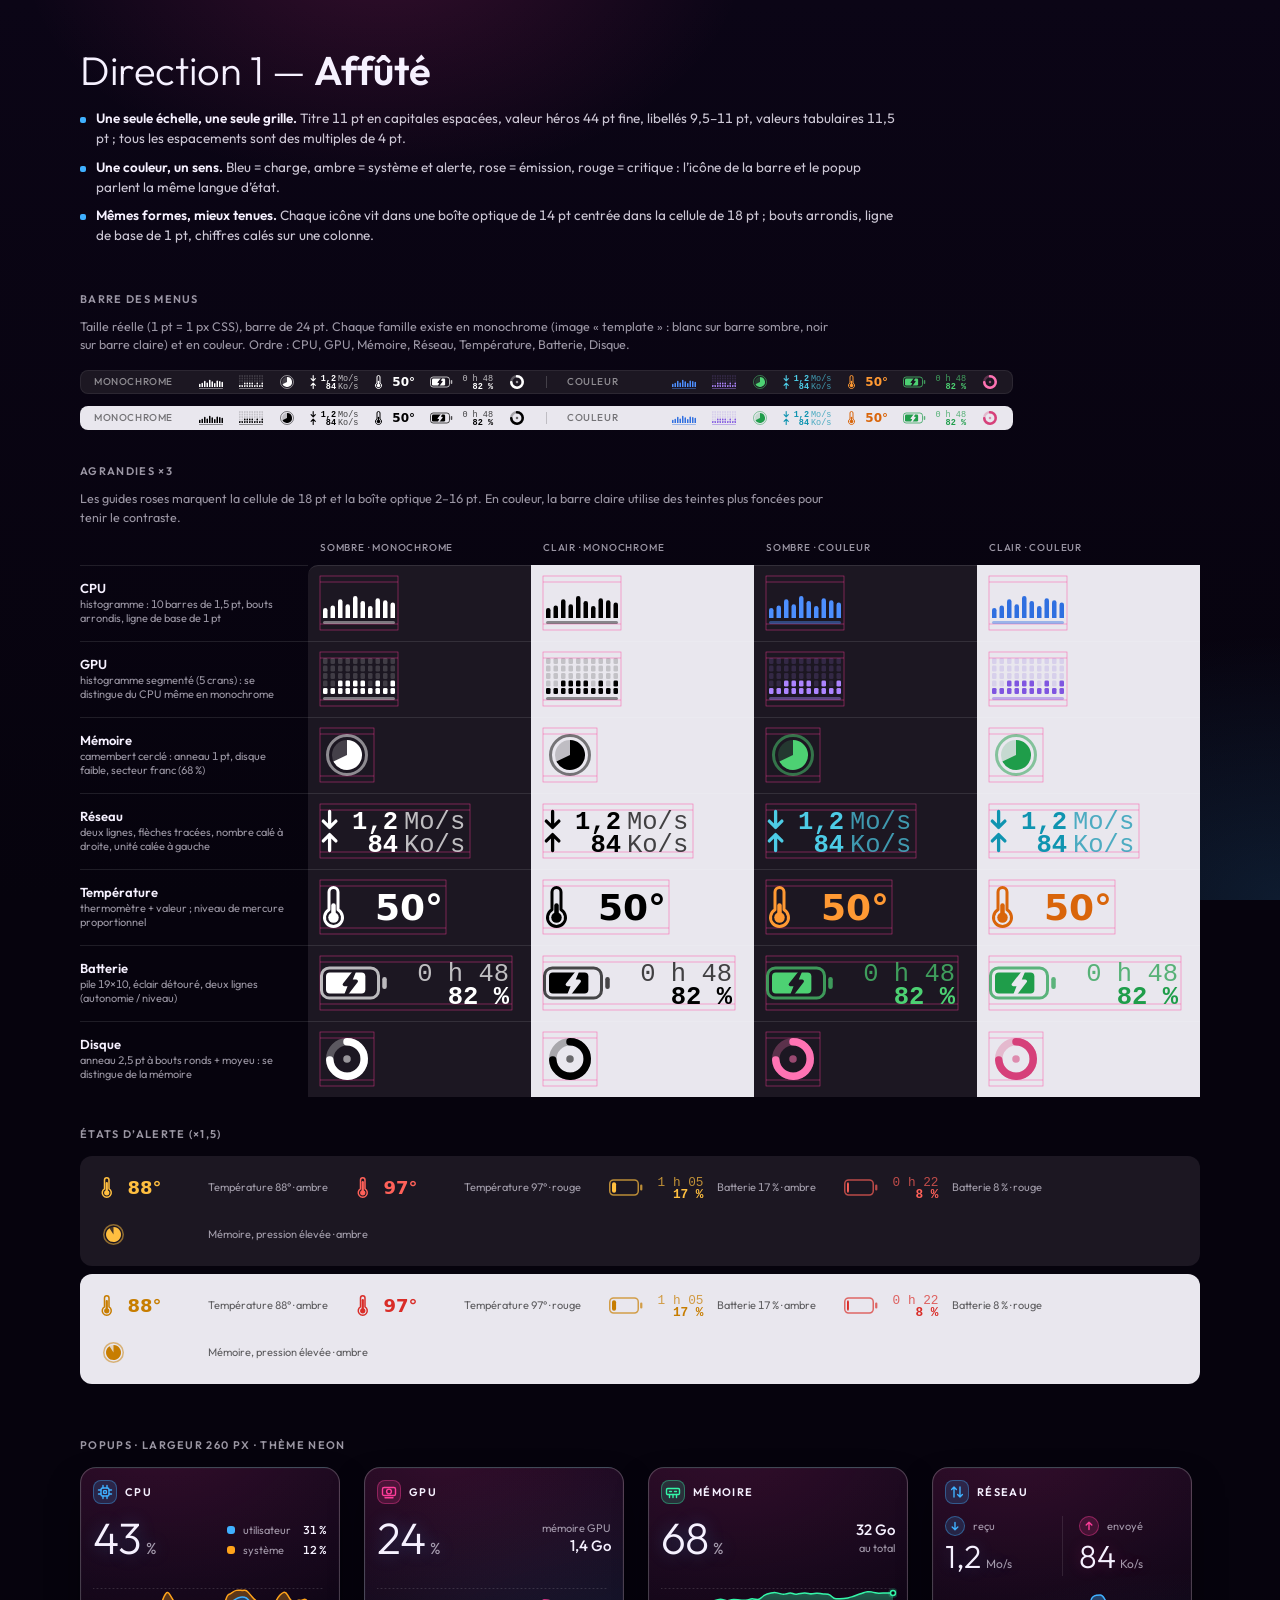
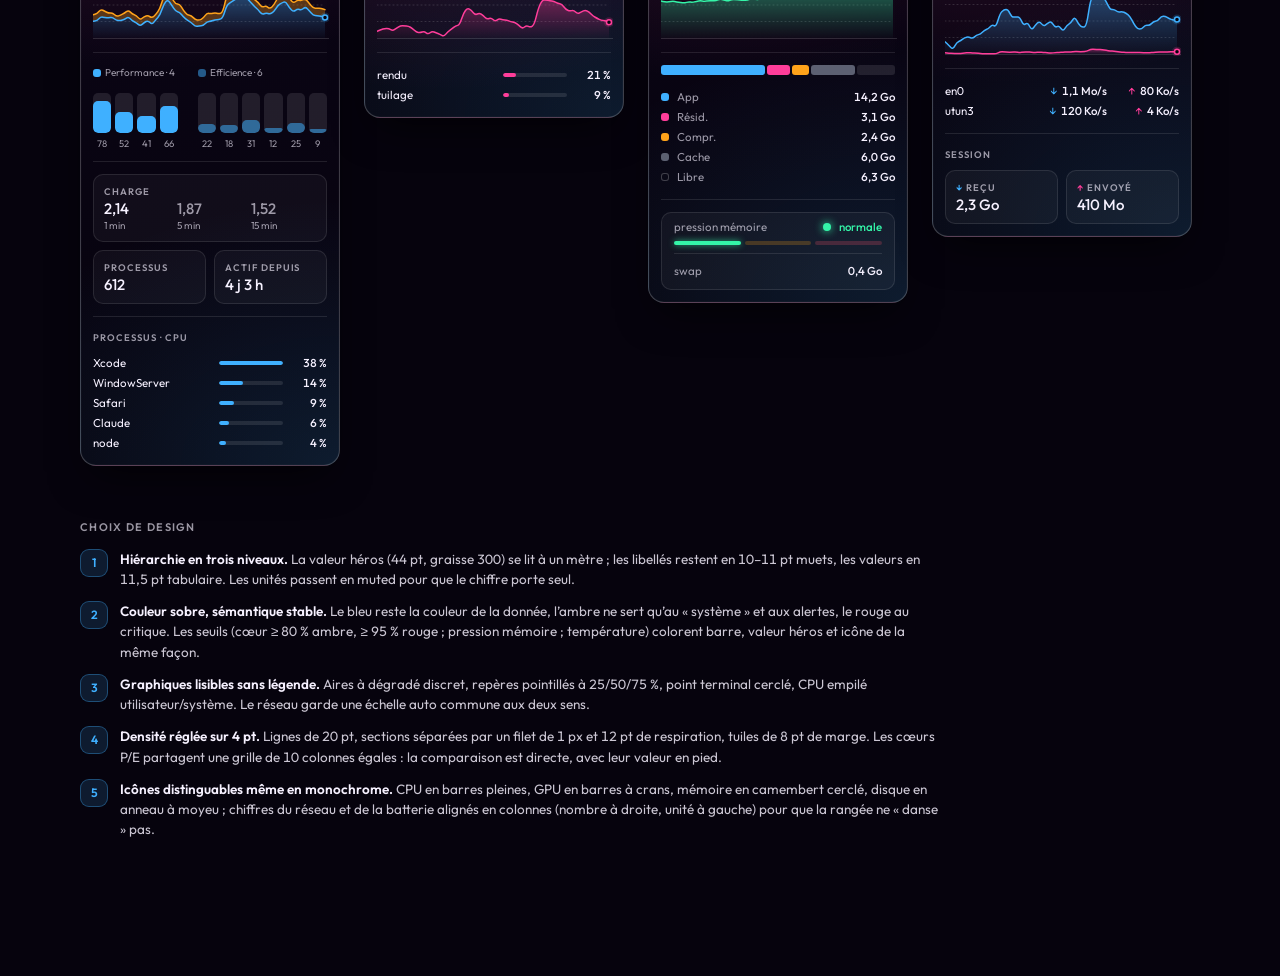
<file: designs/widgets/direction-1-affute.html>
<!doctype html>
<html lang="fr">
<head>
<meta charset="utf-8">
<meta name="viewport" content="width=device-width,initial-scale=1">
<title>Direction 1 — Affûté</title>
<style>
@font-face{font-family:"Outfit";src:url([data-uri]) format("woff2");font-weight:100 900;font-display:swap}
:root{
  /* Jetons du thème « neon » (neon.css) */
  --bg:#06030d;--text:#f6f1ff;--muted:rgba(246,241,255,.62);
  --hair:rgba(255,255,255,.1);--hair-strong:rgba(255,255,255,.22);--soft:rgba(255,255,255,.04);
  --blue:#3fb0ff;--purple:#ff3d9a;--green:#34f5a8;--amber:#ffa31a;--danger:#ff5468;
  --chart-a:#3fb0ff;--chart-b:#ff3d9a;--violet:#b967ff;
  --font:"Outfit",-apple-system,BlinkMacSystemFont,"SF Pro Text","Helvetica Neue",Arial,sans-serif;
  --radius:14px;
  --bg-image:radial-gradient(520px 340px at 30% -6%,rgba(255,61,154,.16),transparent 70%),radial-gradient(560px 380px at 100% 100%,rgba(63,176,255,.14),transparent 70%),linear-gradient(180deg,#0b0516,#06030d);
}
*{box-sizing:border-box}
html{background:var(--bg)}
body{margin:0;background:var(--bg-image),var(--bg);background-attachment:fixed;color:var(--text);font:400 13.5px/1.5 var(--font);font-variant-numeric:tabular-nums;-webkit-font-smoothing:antialiased}
.wrap{max-width:1184px;margin:0 auto;padding:48px 32px 80px}
h1.page{font:300 40px/1.1 var(--font);letter-spacing:-.01em;margin:0 0 16px}
h1.page b{font-weight:600}
.principles{margin:0 0 48px;padding:0;list-style:none;display:grid;gap:8px;max-width:820px;color:var(--text)}
.principles li{padding-left:16px;position:relative;color:rgba(246,241,255,.82)}
.principles li::before{content:"";position:absolute;left:0;top:.68em;width:6px;height:6px;border-radius:2px;background:var(--blue)}
.principles b{color:var(--text);font-weight:600}
h2{font:600 11px/1 var(--font);letter-spacing:.12em;text-transform:uppercase;color:var(--muted);margin:0 0 16px}
section{margin-bottom:56px}
p.sub{margin:-4px 0 16px;color:var(--muted);font-size:12.5px;max-width:760px}

/* Barre des menus */
.bars{display:grid;gap:12px;margin-bottom:32px;overflow-x:auto;padding-bottom:4px}
.mbar{display:flex;align-items:center;gap:0;height:24px;border-radius:8px;padding:0 14px;width:max-content;max-width:100%}
.mbar.dark{background:#1c1722;box-shadow:inset 0 0 0 1px rgba(255,255,255,.07)}
.mbar.light{background:#e9e7ee}
.mbar .seg{display:flex;align-items:center;gap:14px}
.mbar .cap{font:500 10px/1 var(--font);letter-spacing:.06em;text-transform:uppercase;opacity:.5;margin-right:2px;width:88px}
.mbar.dark .cap{color:#fff}.mbar.light .cap{color:#000}
.mbar .vd{width:1px;height:12px;margin:0 20px;background:currentColor;opacity:.18}
.mbar.dark .vd{color:#fff}.mbar.light .vd{color:#000}
.mbar .it{display:flex;align-items:center}
svg.mi{display:block;overflow:visible}
svg.mi .gd{display:none;fill:none;stroke:#ff3d9a;stroke-width:.2;stroke-opacity:.7}
.x3t svg.mi .gd{display:block}
.x3t{border-collapse:separate;border-spacing:0;width:100%;font-size:12px}
.x3t th:first-child{width:228px}
.x3t th{text-align:left;font-weight:400;padding:8px 16px 8px 0;vertical-align:middle}
.x3t th b{display:block;font:600 13px/1.3 var(--font);color:var(--text)}
.x3t th span{display:block;color:var(--muted);font-size:11px;line-height:1.35;max-width:210px}
.x3t th.ch{font:500 10px/1 var(--font);letter-spacing:.08em;text-transform:uppercase;color:var(--muted);padding:0 0 12px 12px}
.x3t td.x{padding:8px 12px;border-top:1px solid var(--hair);height:76px;vertical-align:middle}
.x3t tr:first-child td, .x3t tr:first-child th{border-top:0}
.x3t td.dk{background:#1c1722} .x3t td.lt{background:#e9e7ee}
.x3t tr:nth-child(2) td:first-of-type{border-top-left-radius:10px}
.x3t tr:last-child td.x{}
.x3t .x3{display:block}
.x3t .x3 svg{display:block;width:100%;height:100%;overflow:visible}
.x3t td.dk+td.lt{}
.x3t tr+tr th{border-top:1px solid var(--hair)}
.alrow{display:flex;flex-wrap:wrap;gap:8px;padding:12px;border-radius:12px;margin-bottom:8px}
.alrow.dark{background:#1c1722} .alrow.light{background:#e9e7ee}
.al{display:flex;align-items:center;gap:12px;padding:6px 12px 6px 8px;border-radius:8px}
.al .all{font-size:11px;color:var(--muted)}
.alrow.light .al .all{color:rgba(0,0,0,.6)}
.al .alx{display:block;width:96px}
.al .alx svg{display:block}

/* Popups */
.pops{display:flex;flex-wrap:wrap;gap:24px;align-items:flex-start}
.pop{width:260px;padding:12px;border-radius:16px;background:var(--bg-image),var(--bg);border:1px solid var(--hair-strong);
  box-shadow:0 18px 40px -12px rgba(0,0,0,.7),0 0 0 .5px rgba(255,255,255,.04) inset;font-size:11.5px;line-height:20px;color:var(--text)}
.hd{display:flex;align-items:center;gap:8px;height:24px}
.hd .gl{width:24px;height:24px;border-radius:8px;display:grid;place-items:center;color:var(--k);
  background:color-mix(in srgb,var(--k) 16%,transparent);box-shadow:inset 0 0 0 1px color-mix(in srgb,var(--k) 38%,transparent)}
.hd h1{margin:0;font:600 11px/24px var(--font);letter-spacing:.12em;text-transform:uppercase;color:var(--text)}
.hero{display:flex;justify-content:space-between;align-items:flex-end;margin:12px 0 8px;min-height:44px}
.hv{font:300 44px/44px var(--font);letter-spacing:-.02em;color:var(--text);text-shadow:0 0 18px color-mix(in srgb,var(--k,var(--blue)) 28%,transparent)}
.hv small{font:400 16px/16px var(--font);color:var(--muted);letter-spacing:0;margin-left:2px}
.pop[data-level=warn] .hv{color:var(--amber)}.pop[data-level=crit] .hv{color:var(--danger)}
.facts{display:grid;grid-template-columns:8px auto auto;gap:0 8px;align-items:center;justify-items:start;font-size:11px;line-height:20px;color:var(--muted)}
.facts b{justify-self:end;color:var(--text);font-weight:500;font-size:11.5px;margin-left:4px}
.dot{display:inline-block;width:8px;height:8px;border-radius:3px;flex:none}
.dot.free{background:transparent;box-shadow:inset 0 0 0 1px var(--hair-strong)}
.fact1{display:flex;flex-direction:column;align-items:flex-end;line-height:16px;font-size:11px;color:var(--muted);padding-bottom:4px}
.fact1 b{font:500 15px/20px var(--font);color:var(--text)}
.chart{display:block;margin:0}
.chart .gl{stroke:rgba(255,255,255,.14);stroke-width:1;stroke-dasharray:1 3;stroke-linecap:round}
.chart .gb{stroke:rgba(255,255,255,.14);stroke-width:1}
.sec{border-top:1px solid var(--hair);margin-top:12px;padding-top:12px}
.sl{font:600 9.5px/16px var(--font);letter-spacing:.1em;text-transform:uppercase;color:var(--muted);margin-bottom:8px}
.list{display:flex;flex-direction:column}
.br{display:grid;grid-template-columns:1fr 64px 36px;gap:8px;align-items:center;height:20px}
.bn{white-space:nowrap;overflow:hidden;text-overflow:ellipsis;color:var(--text)}
.bt{height:4px;border-radius:2px;background:var(--hair);overflow:hidden}
.bt i{display:block;height:100%;border-radius:2px}
.bv{text-align:right;color:var(--muted);font-weight:500;color:var(--text)}
.tiles{display:grid;grid-template-columns:1fr 1fr;gap:8px}
.tile{background:var(--soft);border:1px solid var(--hair);border-radius:10px;padding:8px 10px;min-width:0;display:flex;flex-direction:column;gap:0}
.tile.span2{grid-column:1/-1}
.tl{font:600 9.5px/16px var(--font);letter-spacing:.1em;text-transform:uppercase;color:var(--muted);white-space:nowrap}
.tv{font:500 15px/20px var(--font);color:var(--text);white-space:nowrap}
.trip{display:grid;grid-template-columns:repeat(3,1fr);gap:8px}
.trip span{display:flex;flex-direction:column}
.trip b{font:500 15px/20px var(--font);color:var(--text)}
.trip span:not(:first-child) b{color:var(--muted)}
.trip em{font:400 10px/14px var(--font);font-style:normal;color:var(--muted)}
.cores{display:grid;grid-template-columns:repeat(4,1fr) 12px repeat(6,1fr);gap:4px;align-items:end}
.cg{height:16px;display:flex;align-items:center}
.cgl{font:400 10px/16px var(--font);color:var(--muted);white-space:nowrap;display:flex;align-items:center;gap:4px}
.sq{width:8px;height:8px;border-radius:3px;background:var(--blue);display:inline-block}.sq.e{background:color-mix(in srgb,var(--blue) 50%,transparent)}
.core{display:flex;flex-direction:column;align-items:center;gap:4px;margin-top:8px}
.core .ct{display:flex;align-items:flex-end;width:100%;height:40px;border-radius:5px;background:var(--hair);overflow:hidden}
.core .ct i{display:block;width:100%;border-radius:5px;background:var(--blue);min-height:4px}
.core.e .ct i{background:color-mix(in srgb,var(--blue) 52%,transparent)}
.core.warn .ct i{background:var(--amber)}.core.crit .ct i{background:var(--danger)}
.core em{font:400 9.5px/12px var(--font);font-style:normal;color:var(--muted)}
.split{display:flex;gap:2px;height:10px}
.split i{display:block;height:100%;border-radius:3px;min-width:3px}
.split::after{content:"";flex:1;border-radius:3px;background:var(--hair)}
.lr{display:grid;grid-template-columns:8px 1fr auto;gap:8px;align-items:center;height:20px}
.lr span{color:var(--muted)}.lr b{font-weight:500;color:var(--text)}
.ok{display:inline-flex;align-items:center;gap:8px;font:500 11.5px/20px var(--font);color:var(--green)}
.card{background:var(--soft);border:1px solid var(--hair);border-radius:10px;padding:4px 12px 8px}
.kv{display:flex;justify-content:space-between;align-items:center;height:20px;color:var(--muted)}
.kv b{font-weight:500;color:var(--text)}
.kv.sw{border-top:1px solid var(--hair);margin-top:8px;padding-top:8px;height:28px}
.ok .dot{border-radius:50%;box-shadow:0 0 8px var(--green)}
.pg{display:flex;gap:4px;margin-top:4px}
.pg i{flex:1;height:4px;border-radius:2px;background:var(--hair)}
.pg i.on{box-shadow:0 0 6px color-mix(in srgb,var(--green) 70%,transparent)}
.pg i:nth-child(2):not(.on){background:color-mix(in srgb,var(--amber) 22%,transparent)}
.pg i:nth-child(3):not(.on){background:color-mix(in srgb,var(--danger) 22%,transparent)}
.dual{display:grid;grid-template-columns:1fr 1fr;margin:12px 0 8px}
.dc{padding-right:12px}.dc+.dc{padding:0 0 0 16px;border-left:1px solid var(--hair)}
.dcl{display:flex;align-items:center;gap:8px;font:400 11px/20px var(--font);color:var(--muted)}
.ab{width:20px;height:20px;border-radius:50%;display:grid;place-items:center;color:var(--c);background:color-mix(in srgb,var(--c) 16%,transparent);box-shadow:inset 0 0 0 1px color-mix(in srgb,var(--c) 40%,transparent)}
.dv{font:300 32px/40px var(--font);letter-spacing:-.01em;white-space:nowrap;text-shadow:0 0 16px color-mix(in srgb,var(--blue) 24%,transparent)}
.dc+.dc .dv{text-shadow:0 0 16px color-mix(in srgb,var(--purple) 24%,transparent)}
.dv small{font:400 12px/12px var(--font);color:var(--muted);letter-spacing:0;margin-left:2px}
.ir{display:grid;grid-template-columns:1fr 76px 72px;gap:0;align-items:center;height:20px}
.in{color:var(--text)}
.iv{text-align:right;white-space:nowrap;color:var(--text);font-weight:500}
.iv i{font-style:normal;margin-right:4px;font-weight:400}

/* Choix */
.choices{margin:0;padding:0;list-style:none;display:grid;gap:12px;max-width:860px}
.choices li{display:grid;grid-template-columns:28px 1fr;gap:12px;color:rgba(246,241,255,.82)}
.choices li>i{font-style:normal;width:28px;height:28px;border-radius:9px;display:grid;place-items:center;font:600 12px/1 var(--font);color:var(--blue);background:color-mix(in srgb,var(--blue) 14%,transparent);box-shadow:inset 0 0 0 1px color-mix(in srgb,var(--blue) 34%,transparent)}
.choices b{color:var(--text);font-weight:600}
</style>
</head>
<body>
<div class="wrap">

<h1 class="page">Direction 1 — <b>Affûté</b></h1>
<ul class="principles">
<li><b>Une seule échelle, une seule grille.</b> Titre 11 pt en capitales espacées, valeur héros 44 pt fine, libellés 9,5–11 pt, valeurs tabulaires 11,5 pt ; tous les espacements sont des multiples de 4 pt.</li>
<li><b>Une couleur, un sens.</b> Bleu = charge, ambre = système et alerte, rose = émission, rouge = critique : l’icône de la barre et le popup parlent la même langue d’état.</li>
<li><b>Mêmes formes, mieux tenues.</b> Chaque icône vit dans une boîte optique de 14 pt centrée dans la cellule de 18 pt ; bouts arrondis, ligne de base de 1 pt, chiffres calés sur une colonne.</li>
</ul>

<section>
<h2>Barre des menus</h2>
<p class="sub">Taille réelle (1 pt = 1 px CSS), barre de 24 pt. Chaque famille existe en monochrome (image « template » : blanc sur barre sombre, noir sur barre claire) et en couleur. Ordre : CPU, GPU, Mémoire, Réseau, Température, Batterie, Disque.</p>
<div class="bars"><div class="mbar dark"><div class="seg"><span class="cap">monochrome</span><span class="it"><svg class="mi" width="26" height="18" viewBox="0 0 26 18" style="color:#ffffff" role="img" aria-label="CPU 43 %"><g class="gd"><rect x="0" y="0" width="26" height="18"/><path d="M0 2H26M0 16H26"/></g><rect x="1" y="15" width="24" height="1" rx=".5" fill="currentColor" fill-opacity=".42"/><path d="M1 14V11.39a.75 .75 0 0 1 1.5 0V14Z" fill="currentColor"/><path d="M3.5 14V10.55a.75 .75 0 0 1 1.5 0V14Z" fill="currentColor"/><path d="M6 14V8.51a.75 .75 0 0 1 1.5 0V14Z" fill="currentColor"/><path d="M8.5 14V10.19a.75 .75 0 0 1 1.5 0V14Z" fill="currentColor"/><path d="M11 14V7.43a.75 .75 0 0 1 1.5 0V14Z" fill="currentColor"/><path d="M13.5 14V9.11a.75 .75 0 0 1 1.5 0V14Z" fill="currentColor"/><path d="M16 14V10.79a.75 .75 0 0 1 1.5 0V14Z" fill="currentColor"/><path d="M18.5 14V8.15a.75 .75 0 0 1 1.5 0V14Z" fill="currentColor"/><path d="M21 14V8.87a.75 .75 0 0 1 1.5 0V14Z" fill="currentColor"/><path d="M23.5 14V9.59a.75 .75 0 0 1 1.5 0V14Z" fill="currentColor"/></svg></span><span class="it"><svg class="mi" width="26" height="18" viewBox="0 0 26 18" style="color:#ffffff" role="img" aria-label="GPU 24 %"><g class="gd"><rect x="0" y="0" width="26" height="18"/><path d="M0 2H26M0 16H26"/></g><rect x="1" y="15" width="24" height="1" rx=".5" fill="currentColor" fill-opacity=".42"/><rect x="1" y="12" width="1.5" height="2" rx=".45" fill="currentColor"/><rect x="1" y="9.5" width="1.5" height="2" rx=".45" fill="currentColor" fill-opacity=".16"/><rect x="1" y="7" width="1.5" height="2" rx=".45" fill="currentColor" fill-opacity=".16"/><rect x="1" y="4.5" width="1.5" height="2" rx=".45" fill="currentColor" fill-opacity=".16"/><rect x="1" y="2" width="1.5" height="2" rx=".45" fill="currentColor" fill-opacity=".16"/><rect x="3.5" y="12" width="1.5" height="2" rx=".45" fill="currentColor"/><rect x="3.5" y="9.5" width="1.5" height="2" rx=".45" fill="currentColor" fill-opacity=".16"/><rect x="3.5" y="7" width="1.5" height="2" rx=".45" fill="currentColor" fill-opacity=".16"/><rect x="3.5" y="4.5" width="1.5" height="2" rx=".45" fill="currentColor" fill-opacity=".16"/><rect x="3.5" y="2" width="1.5" height="2" rx=".45" fill="currentColor" fill-opacity=".16"/><rect x="6" y="12" width="1.5" height="2" rx=".45" fill="currentColor"/><rect x="6" y="9.5" width="1.5" height="2" rx=".45" fill="currentColor"/><rect x="6" y="7" width="1.5" height="2" rx=".45" fill="currentColor" fill-opacity=".16"/><rect x="6" y="4.5" width="1.5" height="2" rx=".45" fill="currentColor" fill-opacity=".16"/><rect x="6" y="2" width="1.5" height="2" rx=".45" fill="currentColor" fill-opacity=".16"/><rect x="8.5" y="12" width="1.5" height="2" rx=".45" fill="currentColor"/><rect x="8.5" y="9.5" width="1.5" height="2" rx=".45" fill="currentColor"/><rect x="8.5" y="7" width="1.5" height="2" rx=".45" fill="currentColor" fill-opacity=".16"/><rect x="8.5" y="4.5" width="1.5" height="2" rx=".45" fill="currentColor" fill-opacity=".16"/><rect x="8.5" y="2" width="1.5" height="2" rx=".45" fill="currentColor" fill-opacity=".16"/><rect x="11" y="12" width="1.5" height="2" rx=".45" fill="currentColor"/><rect x="11" y="9.5" width="1.5" height="2" rx=".45" fill="currentColor"/><rect x="11" y="7" width="1.5" height="2" rx=".45" fill="currentColor" fill-opacity=".16"/><rect x="11" y="4.5" width="1.5" height="2" rx=".45" fill="currentColor" fill-opacity=".16"/><rect x="11" y="2" width="1.5" height="2" rx=".45" fill="currentColor" fill-opacity=".16"/><rect x="13.5" y="12" width="1.5" height="2" rx=".45" fill="currentColor"/><rect x="13.5" y="9.5" width="1.5" height="2" rx=".45" fill="currentColor"/><rect x="13.5" y="7" width="1.5" height="2" rx=".45" fill="currentColor" fill-opacity=".16"/><rect x="13.5" y="4.5" width="1.5" height="2" rx=".45" fill="currentColor" fill-opacity=".16"/><rect x="13.5" y="2" width="1.5" height="2" rx=".45" fill="currentColor" fill-opacity=".16"/><rect x="16" y="12" width="1.5" height="2" rx=".45" fill="currentColor"/><rect x="16" y="9.5" width="1.5" height="2" rx=".45" fill="currentColor" fill-opacity=".16"/><rect x="16" y="7" width="1.5" height="2" rx=".45" fill="currentColor" fill-opacity=".16"/><rect x="16" y="4.5" width="1.5" height="2" rx=".45" fill="currentColor" fill-opacity=".16"/><rect x="16" y="2" width="1.5" height="2" rx=".45" fill="currentColor" fill-opacity=".16"/><rect x="18.5" y="12" width="1.5" height="2" rx=".45" fill="currentColor"/><rect x="18.5" y="9.5" width="1.5" height="2" rx=".45" fill="currentColor"/><rect x="18.5" y="7" width="1.5" height="2" rx=".45" fill="currentColor" fill-opacity=".16"/><rect x="18.5" y="4.5" width="1.5" height="2" rx=".45" fill="currentColor" fill-opacity=".16"/><rect x="18.5" y="2" width="1.5" height="2" rx=".45" fill="currentColor" fill-opacity=".16"/><rect x="21" y="12" width="1.5" height="2" rx=".45" fill="currentColor"/><rect x="21" y="9.5" width="1.5" height="2" rx=".45" fill="currentColor" fill-opacity=".16"/><rect x="21" y="7" width="1.5" height="2" rx=".45" fill="currentColor" fill-opacity=".16"/><rect x="21" y="4.5" width="1.5" height="2" rx=".45" fill="currentColor" fill-opacity=".16"/><rect x="21" y="2" width="1.5" height="2" rx=".45" fill="currentColor" fill-opacity=".16"/><rect x="23.5" y="12" width="1.5" height="2" rx=".45" fill="currentColor"/><rect x="23.5" y="9.5" width="1.5" height="2" rx=".45" fill="currentColor"/><rect x="23.5" y="7" width="1.5" height="2" rx=".45" fill="currentColor" fill-opacity=".16"/><rect x="23.5" y="4.5" width="1.5" height="2" rx=".45" fill="currentColor" fill-opacity=".16"/><rect x="23.5" y="2" width="1.5" height="2" rx=".45" fill="currentColor" fill-opacity=".16"/></svg></span><span class="it"><svg class="mi" width="18" height="18" viewBox="0 0 18 18" style="color:#ffffff" role="img" aria-label="Mémoire 68 %"><g class="gd"><rect x="0" y="0" width="18" height="18"/><path d="M0 2H18M0 16H18"/></g><circle cx="9" cy="9" r="6.5" fill="none" stroke="currentColor" stroke-opacity=".5" stroke-width="1"/><circle cx="9" cy="9" r="5" fill="currentColor" fill-opacity=".18"/><path d="M9 9V4A5 5 0 1 1 4.48 11.13Z" fill="currentColor"/></svg></span><span class="it"><svg class="mi" width="50" height="18" viewBox="0 0 50 18" style="color:#ffffff" role="img" aria-label="Réseau"><g class="gd"><rect x="0" y="0" width="50" height="18"/><path d="M0 2H50M0 16H50"/></g><path d="M3.2 2.5V7.8M1.1 5.7 3.2 7.8 5.3 5.7" fill="none" stroke="currentColor" stroke-width="1.1" stroke-linecap="round" stroke-linejoin="round"/><path d="M3.2 15.5V10.2M1.1 12.3 3.2 10.2 5.3 12.3" fill="none" stroke="currentColor" stroke-width="1.1" stroke-linecap="round" stroke-linejoin="round"/><text x="26" y="8.2" text-anchor="end" font-family="ui-monospace,'SF Mono',Menlo,monospace" font-size="8.5" font-weight="600" fill="currentColor">1,2</text><text x="28" y="8.2" font-family="ui-monospace,'SF Mono',Menlo,monospace" font-size="8.5" font-weight="500" fill="currentColor" fill-opacity=".72">Mo/s</text><text x="26" y="16" text-anchor="end" font-family="ui-monospace,'SF Mono',Menlo,monospace" font-size="8.5" font-weight="600" fill="currentColor">84</text><text x="28" y="16" font-family="ui-monospace,'SF Mono',Menlo,monospace" font-size="8.5" font-weight="500" fill="currentColor" fill-opacity=".72">Ko/s</text></svg></span><span class="it"><svg class="mi" width="42" height="18" viewBox="0 0 42 18" style="color:#ffffff" role="img" aria-label="Température 50 °C"><g class="gd"><rect x="0" y="0" width="42" height="18"/><path d="M0 2H42M0 16H42"/></g><path d="M3 9.9V4a1.5 1.5 0 0 1 3 0V9.9A3 3 0 1 1 3 9.9Z" fill="none" stroke="currentColor" stroke-width="1" stroke-linejoin="round"/><rect x="3.75" y="7.75" width="1.5" height="4.75" rx=".75" fill="currentColor"/><circle cx="4.5" cy="12.5" r="1.75" fill="currentColor"/><text x="41" y="13.4" text-anchor="end" font-family="-apple-system,'SF Pro Text',system-ui,sans-serif" font-size="12" font-weight="600" style="font-variant-numeric:tabular-nums" fill="currentColor">50°</text></svg></span><span class="it"><svg class="mi" width="64" height="18" viewBox="0 0 64 18" style="color:#ffffff" role="img" aria-label="Batterie 82 % en charge"><g class="gd"><rect x="0" y="0" width="64" height="18"/><path d="M0 2H64M0 16H64"/></g><mask id="m5" maskUnits="userSpaceOnUse" x="0" y="0" width="22" height="18"><rect width="22" height="18" fill="#fff"/><path d="M11.4 5.3 8.1 9.5H10L8.7 12.8 12.1 8.4H10.1Z" fill="#000" stroke="#000" stroke-width="1.1" stroke-linejoin="round"/></mask><rect x=".5" y="4" width="19" height="10" rx="2.6" fill="none" stroke="currentColor" stroke-width="1" stroke-opacity=".7"/><rect x="20.75" y="7" width="1.5" height="4" rx=".75" fill="currentColor" fill-opacity=".7"/><g mask="url(#m5)"><rect x="2" y="5.5" width="13.12" height="7" rx="1.3" fill="currentColor"/></g><text x="63" y="8.2" text-anchor="end" font-family="ui-monospace,'SF Mono',Menlo,monospace" font-size="8.5" font-weight="500" fill="currentColor" fill-opacity=".72">0 h 48</text><text x="63" y="16" text-anchor="end" font-family="ui-monospace,'SF Mono',Menlo,monospace" font-size="8.5" font-weight="600" fill="currentColor">82 %</text></svg></span><span class="it"><svg class="mi" width="18" height="18" viewBox="0 0 18 18" style="color:#ffffff" role="img" aria-label="Disque 74 %"><g class="gd"><rect x="0" y="0" width="18" height="18"/><path d="M0 2H18M0 16H18"/></g><circle cx="9" cy="9" r="5.75" fill="none" stroke="currentColor" stroke-opacity=".28" stroke-width="2.5"/><path d="M9 3.25A5.75 5.75 0 1 1 3.26 9.36" fill="none" stroke="currentColor" stroke-width="2.5" stroke-linecap="round"/><circle cx="9" cy="9" r="1.25" fill="currentColor" fill-opacity=".55"/></svg></span></div><i class="vd"></i><div class="seg"><span class="cap">couleur</span><span class="it"><svg class="mi" width="26" height="18" viewBox="0 0 26 18" style="color:#4d8fff" role="img" aria-label="CPU 43 %"><g class="gd"><rect x="0" y="0" width="26" height="18"/><path d="M0 2H26M0 16H26"/></g><rect x="1" y="15" width="24" height="1" rx=".5" fill="currentColor" fill-opacity=".42"/><path d="M1 14V11.39a.75 .75 0 0 1 1.5 0V14Z" fill="currentColor"/><path d="M3.5 14V10.55a.75 .75 0 0 1 1.5 0V14Z" fill="currentColor"/><path d="M6 14V8.51a.75 .75 0 0 1 1.5 0V14Z" fill="currentColor"/><path d="M8.5 14V10.19a.75 .75 0 0 1 1.5 0V14Z" fill="currentColor"/><path d="M11 14V7.43a.75 .75 0 0 1 1.5 0V14Z" fill="currentColor"/><path d="M13.5 14V9.11a.75 .75 0 0 1 1.5 0V14Z" fill="currentColor"/><path d="M16 14V10.79a.75 .75 0 0 1 1.5 0V14Z" fill="currentColor"/><path d="M18.5 14V8.15a.75 .75 0 0 1 1.5 0V14Z" fill="currentColor"/><path d="M21 14V8.87a.75 .75 0 0 1 1.5 0V14Z" fill="currentColor"/><path d="M23.5 14V9.59a.75 .75 0 0 1 1.5 0V14Z" fill="currentColor"/></svg></span><span class="it"><svg class="mi" width="26" height="18" viewBox="0 0 26 18" style="color:#ad85ff" role="img" aria-label="GPU 24 %"><g class="gd"><rect x="0" y="0" width="26" height="18"/><path d="M0 2H26M0 16H26"/></g><rect x="1" y="15" width="24" height="1" rx=".5" fill="currentColor" fill-opacity=".42"/><rect x="1" y="12" width="1.5" height="2" rx=".45" fill="currentColor"/><rect x="1" y="9.5" width="1.5" height="2" rx=".45" fill="currentColor" fill-opacity=".16"/><rect x="1" y="7" width="1.5" height="2" rx=".45" fill="currentColor" fill-opacity=".16"/><rect x="1" y="4.5" width="1.5" height="2" rx=".45" fill="currentColor" fill-opacity=".16"/><rect x="1" y="2" width="1.5" height="2" rx=".45" fill="currentColor" fill-opacity=".16"/><rect x="3.5" y="12" width="1.5" height="2" rx=".45" fill="currentColor"/><rect x="3.5" y="9.5" width="1.5" height="2" rx=".45" fill="currentColor" fill-opacity=".16"/><rect x="3.5" y="7" width="1.5" height="2" rx=".45" fill="currentColor" fill-opacity=".16"/><rect x="3.5" y="4.5" width="1.5" height="2" rx=".45" fill="currentColor" fill-opacity=".16"/><rect x="3.5" y="2" width="1.5" height="2" rx=".45" fill="currentColor" fill-opacity=".16"/><rect x="6" y="12" width="1.5" height="2" rx=".45" fill="currentColor"/><rect x="6" y="9.5" width="1.5" height="2" rx=".45" fill="currentColor"/><rect x="6" y="7" width="1.5" height="2" rx=".45" fill="currentColor" fill-opacity=".16"/><rect x="6" y="4.5" width="1.5" height="2" rx=".45" fill="currentColor" fill-opacity=".16"/><rect x="6" y="2" width="1.5" height="2" rx=".45" fill="currentColor" fill-opacity=".16"/><rect x="8.5" y="12" width="1.5" height="2" rx=".45" fill="currentColor"/><rect x="8.5" y="9.5" width="1.5" height="2" rx=".45" fill="currentColor"/><rect x="8.5" y="7" width="1.5" height="2" rx=".45" fill="currentColor" fill-opacity=".16"/><rect x="8.5" y="4.5" width="1.5" height="2" rx=".45" fill="currentColor" fill-opacity=".16"/><rect x="8.5" y="2" width="1.5" height="2" rx=".45" fill="currentColor" fill-opacity=".16"/><rect x="11" y="12" width="1.5" height="2" rx=".45" fill="currentColor"/><rect x="11" y="9.5" width="1.5" height="2" rx=".45" fill="currentColor"/><rect x="11" y="7" width="1.5" height="2" rx=".45" fill="currentColor" fill-opacity=".16"/><rect x="11" y="4.5" width="1.5" height="2" rx=".45" fill="currentColor" fill-opacity=".16"/><rect x="11" y="2" width="1.5" height="2" rx=".45" fill="currentColor" fill-opacity=".16"/><rect x="13.5" y="12" width="1.5" height="2" rx=".45" fill="currentColor"/><rect x="13.5" y="9.5" width="1.5" height="2" rx=".45" fill="currentColor"/><rect x="13.5" y="7" width="1.5" height="2" rx=".45" fill="currentColor" fill-opacity=".16"/><rect x="13.5" y="4.5" width="1.5" height="2" rx=".45" fill="currentColor" fill-opacity=".16"/><rect x="13.5" y="2" width="1.5" height="2" rx=".45" fill="currentColor" fill-opacity=".16"/><rect x="16" y="12" width="1.5" height="2" rx=".45" fill="currentColor"/><rect x="16" y="9.5" width="1.5" height="2" rx=".45" fill="currentColor" fill-opacity=".16"/><rect x="16" y="7" width="1.5" height="2" rx=".45" fill="currentColor" fill-opacity=".16"/><rect x="16" y="4.5" width="1.5" height="2" rx=".45" fill="currentColor" fill-opacity=".16"/><rect x="16" y="2" width="1.5" height="2" rx=".45" fill="currentColor" fill-opacity=".16"/><rect x="18.5" y="12" width="1.5" height="2" rx=".45" fill="currentColor"/><rect x="18.5" y="9.5" width="1.5" height="2" rx=".45" fill="currentColor"/><rect x="18.5" y="7" width="1.5" height="2" rx=".45" fill="currentColor" fill-opacity=".16"/><rect x="18.5" y="4.5" width="1.5" height="2" rx=".45" fill="currentColor" fill-opacity=".16"/><rect x="18.5" y="2" width="1.5" height="2" rx=".45" fill="currentColor" fill-opacity=".16"/><rect x="21" y="12" width="1.5" height="2" rx=".45" fill="currentColor"/><rect x="21" y="9.5" width="1.5" height="2" rx=".45" fill="currentColor" fill-opacity=".16"/><rect x="21" y="7" width="1.5" height="2" rx=".45" fill="currentColor" fill-opacity=".16"/><rect x="21" y="4.5" width="1.5" height="2" rx=".45" fill="currentColor" fill-opacity=".16"/><rect x="21" y="2" width="1.5" height="2" rx=".45" fill="currentColor" fill-opacity=".16"/><rect x="23.5" y="12" width="1.5" height="2" rx=".45" fill="currentColor"/><rect x="23.5" y="9.5" width="1.5" height="2" rx=".45" fill="currentColor"/><rect x="23.5" y="7" width="1.5" height="2" rx=".45" fill="currentColor" fill-opacity=".16"/><rect x="23.5" y="4.5" width="1.5" height="2" rx=".45" fill="currentColor" fill-opacity=".16"/><rect x="23.5" y="2" width="1.5" height="2" rx=".45" fill="currentColor" fill-opacity=".16"/></svg></span><span class="it"><svg class="mi" width="18" height="18" viewBox="0 0 18 18" style="color:#4dd173" role="img" aria-label="Mémoire 68 %"><g class="gd"><rect x="0" y="0" width="18" height="18"/><path d="M0 2H18M0 16H18"/></g><circle cx="9" cy="9" r="6.5" fill="none" stroke="currentColor" stroke-opacity=".5" stroke-width="1"/><circle cx="9" cy="9" r="5" fill="currentColor" fill-opacity=".18"/><path d="M9 9V4A5 5 0 1 1 4.48 11.13Z" fill="currentColor"/></svg></span><span class="it"><svg class="mi" width="50" height="18" viewBox="0 0 50 18" style="color:#4dcce6" role="img" aria-label="Réseau"><g class="gd"><rect x="0" y="0" width="50" height="18"/><path d="M0 2H50M0 16H50"/></g><path d="M3.2 2.5V7.8M1.1 5.7 3.2 7.8 5.3 5.7" fill="none" stroke="currentColor" stroke-width="1.1" stroke-linecap="round" stroke-linejoin="round"/><path d="M3.2 15.5V10.2M1.1 12.3 3.2 10.2 5.3 12.3" fill="none" stroke="currentColor" stroke-width="1.1" stroke-linecap="round" stroke-linejoin="round"/><text x="26" y="8.2" text-anchor="end" font-family="ui-monospace,'SF Mono',Menlo,monospace" font-size="8.5" font-weight="600" fill="currentColor">1,2</text><text x="28" y="8.2" font-family="ui-monospace,'SF Mono',Menlo,monospace" font-size="8.5" font-weight="500" fill="currentColor" fill-opacity=".72">Mo/s</text><text x="26" y="16" text-anchor="end" font-family="ui-monospace,'SF Mono',Menlo,monospace" font-size="8.5" font-weight="600" fill="currentColor">84</text><text x="28" y="16" font-family="ui-monospace,'SF Mono',Menlo,monospace" font-size="8.5" font-weight="500" fill="currentColor" fill-opacity=".72">Ko/s</text></svg></span><span class="it"><svg class="mi" width="42" height="18" viewBox="0 0 42 18" style="color:#ff9933" role="img" aria-label="Température 50 °C"><g class="gd"><rect x="0" y="0" width="42" height="18"/><path d="M0 2H42M0 16H42"/></g><path d="M3 9.9V4a1.5 1.5 0 0 1 3 0V9.9A3 3 0 1 1 3 9.9Z" fill="none" stroke="currentColor" stroke-width="1" stroke-linejoin="round"/><rect x="3.75" y="7.75" width="1.5" height="4.75" rx=".75" fill="currentColor"/><circle cx="4.5" cy="12.5" r="1.75" fill="currentColor"/><text x="41" y="13.4" text-anchor="end" font-family="-apple-system,'SF Pro Text',system-ui,sans-serif" font-size="12" font-weight="600" style="font-variant-numeric:tabular-nums" fill="currentColor">50°</text></svg></span><span class="it"><svg class="mi" width="64" height="18" viewBox="0 0 64 18" style="color:#4dd173" role="img" aria-label="Batterie 82 % en charge"><g class="gd"><rect x="0" y="0" width="64" height="18"/><path d="M0 2H64M0 16H64"/></g><mask id="m6" maskUnits="userSpaceOnUse" x="0" y="0" width="22" height="18"><rect width="22" height="18" fill="#fff"/><path d="M11.4 5.3 8.1 9.5H10L8.7 12.8 12.1 8.4H10.1Z" fill="#000" stroke="#000" stroke-width="1.1" stroke-linejoin="round"/></mask><rect x=".5" y="4" width="19" height="10" rx="2.6" fill="none" stroke="currentColor" stroke-width="1" stroke-opacity=".7"/><rect x="20.75" y="7" width="1.5" height="4" rx=".75" fill="currentColor" fill-opacity=".7"/><g mask="url(#m6)"><rect x="2" y="5.5" width="13.12" height="7" rx="1.3" fill="currentColor"/></g><text x="63" y="8.2" text-anchor="end" font-family="ui-monospace,'SF Mono',Menlo,monospace" font-size="8.5" font-weight="500" fill="currentColor" fill-opacity=".72">0 h 48</text><text x="63" y="16" text-anchor="end" font-family="ui-monospace,'SF Mono',Menlo,monospace" font-size="8.5" font-weight="600" fill="currentColor">82 %</text></svg></span><span class="it"><svg class="mi" width="18" height="18" viewBox="0 0 18 18" style="color:#ff73b3" role="img" aria-label="Disque 74 %"><g class="gd"><rect x="0" y="0" width="18" height="18"/><path d="M0 2H18M0 16H18"/></g><circle cx="9" cy="9" r="5.75" fill="none" stroke="currentColor" stroke-opacity=".28" stroke-width="2.5"/><path d="M9 3.25A5.75 5.75 0 1 1 3.26 9.36" fill="none" stroke="currentColor" stroke-width="2.5" stroke-linecap="round"/><circle cx="9" cy="9" r="1.25" fill="currentColor" fill-opacity=".55"/></svg></span></div></div><div class="mbar light"><div class="seg"><span class="cap">monochrome</span><span class="it"><svg class="mi" width="26" height="18" viewBox="0 0 26 18" style="color:#000000" role="img" aria-label="CPU 43 %"><g class="gd"><rect x="0" y="0" width="26" height="18"/><path d="M0 2H26M0 16H26"/></g><rect x="1" y="15" width="24" height="1" rx=".5" fill="currentColor" fill-opacity=".42"/><path d="M1 14V11.39a.75 .75 0 0 1 1.5 0V14Z" fill="currentColor"/><path d="M3.5 14V10.55a.75 .75 0 0 1 1.5 0V14Z" fill="currentColor"/><path d="M6 14V8.51a.75 .75 0 0 1 1.5 0V14Z" fill="currentColor"/><path d="M8.5 14V10.19a.75 .75 0 0 1 1.5 0V14Z" fill="currentColor"/><path d="M11 14V7.43a.75 .75 0 0 1 1.5 0V14Z" fill="currentColor"/><path d="M13.5 14V9.11a.75 .75 0 0 1 1.5 0V14Z" fill="currentColor"/><path d="M16 14V10.79a.75 .75 0 0 1 1.5 0V14Z" fill="currentColor"/><path d="M18.5 14V8.15a.75 .75 0 0 1 1.5 0V14Z" fill="currentColor"/><path d="M21 14V8.87a.75 .75 0 0 1 1.5 0V14Z" fill="currentColor"/><path d="M23.5 14V9.59a.75 .75 0 0 1 1.5 0V14Z" fill="currentColor"/></svg></span><span class="it"><svg class="mi" width="26" height="18" viewBox="0 0 26 18" style="color:#000000" role="img" aria-label="GPU 24 %"><g class="gd"><rect x="0" y="0" width="26" height="18"/><path d="M0 2H26M0 16H26"/></g><rect x="1" y="15" width="24" height="1" rx=".5" fill="currentColor" fill-opacity=".42"/><rect x="1" y="12" width="1.5" height="2" rx=".45" fill="currentColor"/><rect x="1" y="9.5" width="1.5" height="2" rx=".45" fill="currentColor" fill-opacity=".16"/><rect x="1" y="7" width="1.5" height="2" rx=".45" fill="currentColor" fill-opacity=".16"/><rect x="1" y="4.5" width="1.5" height="2" rx=".45" fill="currentColor" fill-opacity=".16"/><rect x="1" y="2" width="1.5" height="2" rx=".45" fill="currentColor" fill-opacity=".16"/><rect x="3.5" y="12" width="1.5" height="2" rx=".45" fill="currentColor"/><rect x="3.5" y="9.5" width="1.5" height="2" rx=".45" fill="currentColor" fill-opacity=".16"/><rect x="3.5" y="7" width="1.5" height="2" rx=".45" fill="currentColor" fill-opacity=".16"/><rect x="3.5" y="4.5" width="1.5" height="2" rx=".45" fill="currentColor" fill-opacity=".16"/><rect x="3.5" y="2" width="1.5" height="2" rx=".45" fill="currentColor" fill-opacity=".16"/><rect x="6" y="12" width="1.5" height="2" rx=".45" fill="currentColor"/><rect x="6" y="9.5" width="1.5" height="2" rx=".45" fill="currentColor"/><rect x="6" y="7" width="1.5" height="2" rx=".45" fill="currentColor" fill-opacity=".16"/><rect x="6" y="4.5" width="1.5" height="2" rx=".45" fill="currentColor" fill-opacity=".16"/><rect x="6" y="2" width="1.5" height="2" rx=".45" fill="currentColor" fill-opacity=".16"/><rect x="8.5" y="12" width="1.5" height="2" rx=".45" fill="currentColor"/><rect x="8.5" y="9.5" width="1.5" height="2" rx=".45" fill="currentColor"/><rect x="8.5" y="7" width="1.5" height="2" rx=".45" fill="currentColor" fill-opacity=".16"/><rect x="8.5" y="4.5" width="1.5" height="2" rx=".45" fill="currentColor" fill-opacity=".16"/><rect x="8.5" y="2" width="1.5" height="2" rx=".45" fill="currentColor" fill-opacity=".16"/><rect x="11" y="12" width="1.5" height="2" rx=".45" fill="currentColor"/><rect x="11" y="9.5" width="1.5" height="2" rx=".45" fill="currentColor"/><rect x="11" y="7" width="1.5" height="2" rx=".45" fill="currentColor" fill-opacity=".16"/><rect x="11" y="4.5" width="1.5" height="2" rx=".45" fill="currentColor" fill-opacity=".16"/><rect x="11" y="2" width="1.5" height="2" rx=".45" fill="currentColor" fill-opacity=".16"/><rect x="13.5" y="12" width="1.5" height="2" rx=".45" fill="currentColor"/><rect x="13.5" y="9.5" width="1.5" height="2" rx=".45" fill="currentColor"/><rect x="13.5" y="7" width="1.5" height="2" rx=".45" fill="currentColor" fill-opacity=".16"/><rect x="13.5" y="4.5" width="1.5" height="2" rx=".45" fill="currentColor" fill-opacity=".16"/><rect x="13.5" y="2" width="1.5" height="2" rx=".45" fill="currentColor" fill-opacity=".16"/><rect x="16" y="12" width="1.5" height="2" rx=".45" fill="currentColor"/><rect x="16" y="9.5" width="1.5" height="2" rx=".45" fill="currentColor" fill-opacity=".16"/><rect x="16" y="7" width="1.5" height="2" rx=".45" fill="currentColor" fill-opacity=".16"/><rect x="16" y="4.5" width="1.5" height="2" rx=".45" fill="currentColor" fill-opacity=".16"/><rect x="16" y="2" width="1.5" height="2" rx=".45" fill="currentColor" fill-opacity=".16"/><rect x="18.5" y="12" width="1.5" height="2" rx=".45" fill="currentColor"/><rect x="18.5" y="9.5" width="1.5" height="2" rx=".45" fill="currentColor"/><rect x="18.5" y="7" width="1.5" height="2" rx=".45" fill="currentColor" fill-opacity=".16"/><rect x="18.5" y="4.5" width="1.5" height="2" rx=".45" fill="currentColor" fill-opacity=".16"/><rect x="18.5" y="2" width="1.5" height="2" rx=".45" fill="currentColor" fill-opacity=".16"/><rect x="21" y="12" width="1.5" height="2" rx=".45" fill="currentColor"/><rect x="21" y="9.5" width="1.5" height="2" rx=".45" fill="currentColor" fill-opacity=".16"/><rect x="21" y="7" width="1.5" height="2" rx=".45" fill="currentColor" fill-opacity=".16"/><rect x="21" y="4.5" width="1.5" height="2" rx=".45" fill="currentColor" fill-opacity=".16"/><rect x="21" y="2" width="1.5" height="2" rx=".45" fill="currentColor" fill-opacity=".16"/><rect x="23.5" y="12" width="1.5" height="2" rx=".45" fill="currentColor"/><rect x="23.5" y="9.5" width="1.5" height="2" rx=".45" fill="currentColor"/><rect x="23.5" y="7" width="1.5" height="2" rx=".45" fill="currentColor" fill-opacity=".16"/><rect x="23.5" y="4.5" width="1.5" height="2" rx=".45" fill="currentColor" fill-opacity=".16"/><rect x="23.5" y="2" width="1.5" height="2" rx=".45" fill="currentColor" fill-opacity=".16"/></svg></span><span class="it"><svg class="mi" width="18" height="18" viewBox="0 0 18 18" style="color:#000000" role="img" aria-label="Mémoire 68 %"><g class="gd"><rect x="0" y="0" width="18" height="18"/><path d="M0 2H18M0 16H18"/></g><circle cx="9" cy="9" r="6.5" fill="none" stroke="currentColor" stroke-opacity=".5" stroke-width="1"/><circle cx="9" cy="9" r="5" fill="currentColor" fill-opacity=".18"/><path d="M9 9V4A5 5 0 1 1 4.48 11.13Z" fill="currentColor"/></svg></span><span class="it"><svg class="mi" width="50" height="18" viewBox="0 0 50 18" style="color:#000000" role="img" aria-label="Réseau"><g class="gd"><rect x="0" y="0" width="50" height="18"/><path d="M0 2H50M0 16H50"/></g><path d="M3.2 2.5V7.8M1.1 5.7 3.2 7.8 5.3 5.7" fill="none" stroke="currentColor" stroke-width="1.1" stroke-linecap="round" stroke-linejoin="round"/><path d="M3.2 15.5V10.2M1.1 12.3 3.2 10.2 5.3 12.3" fill="none" stroke="currentColor" stroke-width="1.1" stroke-linecap="round" stroke-linejoin="round"/><text x="26" y="8.2" text-anchor="end" font-family="ui-monospace,'SF Mono',Menlo,monospace" font-size="8.5" font-weight="600" fill="currentColor">1,2</text><text x="28" y="8.2" font-family="ui-monospace,'SF Mono',Menlo,monospace" font-size="8.5" font-weight="500" fill="currentColor" fill-opacity=".72">Mo/s</text><text x="26" y="16" text-anchor="end" font-family="ui-monospace,'SF Mono',Menlo,monospace" font-size="8.5" font-weight="600" fill="currentColor">84</text><text x="28" y="16" font-family="ui-monospace,'SF Mono',Menlo,monospace" font-size="8.5" font-weight="500" fill="currentColor" fill-opacity=".72">Ko/s</text></svg></span><span class="it"><svg class="mi" width="42" height="18" viewBox="0 0 42 18" style="color:#000000" role="img" aria-label="Température 50 °C"><g class="gd"><rect x="0" y="0" width="42" height="18"/><path d="M0 2H42M0 16H42"/></g><path d="M3 9.9V4a1.5 1.5 0 0 1 3 0V9.9A3 3 0 1 1 3 9.9Z" fill="none" stroke="currentColor" stroke-width="1" stroke-linejoin="round"/><rect x="3.75" y="7.75" width="1.5" height="4.75" rx=".75" fill="currentColor"/><circle cx="4.5" cy="12.5" r="1.75" fill="currentColor"/><text x="41" y="13.4" text-anchor="end" font-family="-apple-system,'SF Pro Text',system-ui,sans-serif" font-size="12" font-weight="600" style="font-variant-numeric:tabular-nums" fill="currentColor">50°</text></svg></span><span class="it"><svg class="mi" width="64" height="18" viewBox="0 0 64 18" style="color:#000000" role="img" aria-label="Batterie 82 % en charge"><g class="gd"><rect x="0" y="0" width="64" height="18"/><path d="M0 2H64M0 16H64"/></g><mask id="m7" maskUnits="userSpaceOnUse" x="0" y="0" width="22" height="18"><rect width="22" height="18" fill="#fff"/><path d="M11.4 5.3 8.1 9.5H10L8.7 12.8 12.1 8.4H10.1Z" fill="#000" stroke="#000" stroke-width="1.1" stroke-linejoin="round"/></mask><rect x=".5" y="4" width="19" height="10" rx="2.6" fill="none" stroke="currentColor" stroke-width="1" stroke-opacity=".7"/><rect x="20.75" y="7" width="1.5" height="4" rx=".75" fill="currentColor" fill-opacity=".7"/><g mask="url(#m7)"><rect x="2" y="5.5" width="13.12" height="7" rx="1.3" fill="currentColor"/></g><text x="63" y="8.2" text-anchor="end" font-family="ui-monospace,'SF Mono',Menlo,monospace" font-size="8.5" font-weight="500" fill="currentColor" fill-opacity=".72">0 h 48</text><text x="63" y="16" text-anchor="end" font-family="ui-monospace,'SF Mono',Menlo,monospace" font-size="8.5" font-weight="600" fill="currentColor">82 %</text></svg></span><span class="it"><svg class="mi" width="18" height="18" viewBox="0 0 18 18" style="color:#000000" role="img" aria-label="Disque 74 %"><g class="gd"><rect x="0" y="0" width="18" height="18"/><path d="M0 2H18M0 16H18"/></g><circle cx="9" cy="9" r="5.75" fill="none" stroke="currentColor" stroke-opacity=".28" stroke-width="2.5"/><path d="M9 3.25A5.75 5.75 0 1 1 3.26 9.36" fill="none" stroke="currentColor" stroke-width="2.5" stroke-linecap="round"/><circle cx="9" cy="9" r="1.25" fill="currentColor" fill-opacity=".55"/></svg></span></div><i class="vd"></i><div class="seg"><span class="cap">couleur</span><span class="it"><svg class="mi" width="26" height="18" viewBox="0 0 26 18" style="color:#2f6fe0" role="img" aria-label="CPU 43 %"><g class="gd"><rect x="0" y="0" width="26" height="18"/><path d="M0 2H26M0 16H26"/></g><rect x="1" y="15" width="24" height="1" rx=".5" fill="currentColor" fill-opacity=".42"/><path d="M1 14V11.39a.75 .75 0 0 1 1.5 0V14Z" fill="currentColor"/><path d="M3.5 14V10.55a.75 .75 0 0 1 1.5 0V14Z" fill="currentColor"/><path d="M6 14V8.51a.75 .75 0 0 1 1.5 0V14Z" fill="currentColor"/><path d="M8.5 14V10.19a.75 .75 0 0 1 1.5 0V14Z" fill="currentColor"/><path d="M11 14V7.43a.75 .75 0 0 1 1.5 0V14Z" fill="currentColor"/><path d="M13.5 14V9.11a.75 .75 0 0 1 1.5 0V14Z" fill="currentColor"/><path d="M16 14V10.79a.75 .75 0 0 1 1.5 0V14Z" fill="currentColor"/><path d="M18.5 14V8.15a.75 .75 0 0 1 1.5 0V14Z" fill="currentColor"/><path d="M21 14V8.87a.75 .75 0 0 1 1.5 0V14Z" fill="currentColor"/><path d="M23.5 14V9.59a.75 .75 0 0 1 1.5 0V14Z" fill="currentColor"/></svg></span><span class="it"><svg class="mi" width="26" height="18" viewBox="0 0 26 18" style="color:#7f55e0" role="img" aria-label="GPU 24 %"><g class="gd"><rect x="0" y="0" width="26" height="18"/><path d="M0 2H26M0 16H26"/></g><rect x="1" y="15" width="24" height="1" rx=".5" fill="currentColor" fill-opacity=".42"/><rect x="1" y="12" width="1.5" height="2" rx=".45" fill="currentColor"/><rect x="1" y="9.5" width="1.5" height="2" rx=".45" fill="currentColor" fill-opacity=".16"/><rect x="1" y="7" width="1.5" height="2" rx=".45" fill="currentColor" fill-opacity=".16"/><rect x="1" y="4.5" width="1.5" height="2" rx=".45" fill="currentColor" fill-opacity=".16"/><rect x="1" y="2" width="1.5" height="2" rx=".45" fill="currentColor" fill-opacity=".16"/><rect x="3.5" y="12" width="1.5" height="2" rx=".45" fill="currentColor"/><rect x="3.5" y="9.5" width="1.5" height="2" rx=".45" fill="currentColor" fill-opacity=".16"/><rect x="3.5" y="7" width="1.5" height="2" rx=".45" fill="currentColor" fill-opacity=".16"/><rect x="3.5" y="4.5" width="1.5" height="2" rx=".45" fill="currentColor" fill-opacity=".16"/><rect x="3.5" y="2" width="1.5" height="2" rx=".45" fill="currentColor" fill-opacity=".16"/><rect x="6" y="12" width="1.5" height="2" rx=".45" fill="currentColor"/><rect x="6" y="9.5" width="1.5" height="2" rx=".45" fill="currentColor"/><rect x="6" y="7" width="1.5" height="2" rx=".45" fill="currentColor" fill-opacity=".16"/><rect x="6" y="4.5" width="1.5" height="2" rx=".45" fill="currentColor" fill-opacity=".16"/><rect x="6" y="2" width="1.5" height="2" rx=".45" fill="currentColor" fill-opacity=".16"/><rect x="8.5" y="12" width="1.5" height="2" rx=".45" fill="currentColor"/><rect x="8.5" y="9.5" width="1.5" height="2" rx=".45" fill="currentColor"/><rect x="8.5" y="7" width="1.5" height="2" rx=".45" fill="currentColor" fill-opacity=".16"/><rect x="8.5" y="4.5" width="1.5" height="2" rx=".45" fill="currentColor" fill-opacity=".16"/><rect x="8.5" y="2" width="1.5" height="2" rx=".45" fill="currentColor" fill-opacity=".16"/><rect x="11" y="12" width="1.5" height="2" rx=".45" fill="currentColor"/><rect x="11" y="9.5" width="1.5" height="2" rx=".45" fill="currentColor"/><rect x="11" y="7" width="1.5" height="2" rx=".45" fill="currentColor" fill-opacity=".16"/><rect x="11" y="4.5" width="1.5" height="2" rx=".45" fill="currentColor" fill-opacity=".16"/><rect x="11" y="2" width="1.5" height="2" rx=".45" fill="currentColor" fill-opacity=".16"/><rect x="13.5" y="12" width="1.5" height="2" rx=".45" fill="currentColor"/><rect x="13.5" y="9.5" width="1.5" height="2" rx=".45" fill="currentColor"/><rect x="13.5" y="7" width="1.5" height="2" rx=".45" fill="currentColor" fill-opacity=".16"/><rect x="13.5" y="4.5" width="1.5" height="2" rx=".45" fill="currentColor" fill-opacity=".16"/><rect x="13.5" y="2" width="1.5" height="2" rx=".45" fill="currentColor" fill-opacity=".16"/><rect x="16" y="12" width="1.5" height="2" rx=".45" fill="currentColor"/><rect x="16" y="9.5" width="1.5" height="2" rx=".45" fill="currentColor" fill-opacity=".16"/><rect x="16" y="7" width="1.5" height="2" rx=".45" fill="currentColor" fill-opacity=".16"/><rect x="16" y="4.5" width="1.5" height="2" rx=".45" fill="currentColor" fill-opacity=".16"/><rect x="16" y="2" width="1.5" height="2" rx=".45" fill="currentColor" fill-opacity=".16"/><rect x="18.5" y="12" width="1.5" height="2" rx=".45" fill="currentColor"/><rect x="18.5" y="9.5" width="1.5" height="2" rx=".45" fill="currentColor"/><rect x="18.5" y="7" width="1.5" height="2" rx=".45" fill="currentColor" fill-opacity=".16"/><rect x="18.5" y="4.5" width="1.5" height="2" rx=".45" fill="currentColor" fill-opacity=".16"/><rect x="18.5" y="2" width="1.5" height="2" rx=".45" fill="currentColor" fill-opacity=".16"/><rect x="21" y="12" width="1.5" height="2" rx=".45" fill="currentColor"/><rect x="21" y="9.5" width="1.5" height="2" rx=".45" fill="currentColor" fill-opacity=".16"/><rect x="21" y="7" width="1.5" height="2" rx=".45" fill="currentColor" fill-opacity=".16"/><rect x="21" y="4.5" width="1.5" height="2" rx=".45" fill="currentColor" fill-opacity=".16"/><rect x="21" y="2" width="1.5" height="2" rx=".45" fill="currentColor" fill-opacity=".16"/><rect x="23.5" y="12" width="1.5" height="2" rx=".45" fill="currentColor"/><rect x="23.5" y="9.5" width="1.5" height="2" rx=".45" fill="currentColor"/><rect x="23.5" y="7" width="1.5" height="2" rx=".45" fill="currentColor" fill-opacity=".16"/><rect x="23.5" y="4.5" width="1.5" height="2" rx=".45" fill="currentColor" fill-opacity=".16"/><rect x="23.5" y="2" width="1.5" height="2" rx=".45" fill="currentColor" fill-opacity=".16"/></svg></span><span class="it"><svg class="mi" width="18" height="18" viewBox="0 0 18 18" style="color:#1f9d4a" role="img" aria-label="Mémoire 68 %"><g class="gd"><rect x="0" y="0" width="18" height="18"/><path d="M0 2H18M0 16H18"/></g><circle cx="9" cy="9" r="6.5" fill="none" stroke="currentColor" stroke-opacity=".5" stroke-width="1"/><circle cx="9" cy="9" r="5" fill="currentColor" fill-opacity=".18"/><path d="M9 9V4A5 5 0 1 1 4.48 11.13Z" fill="currentColor"/></svg></span><span class="it"><svg class="mi" width="50" height="18" viewBox="0 0 50 18" style="color:#0f94b0" role="img" aria-label="Réseau"><g class="gd"><rect x="0" y="0" width="50" height="18"/><path d="M0 2H50M0 16H50"/></g><path d="M3.2 2.5V7.8M1.1 5.7 3.2 7.8 5.3 5.7" fill="none" stroke="currentColor" stroke-width="1.1" stroke-linecap="round" stroke-linejoin="round"/><path d="M3.2 15.5V10.2M1.1 12.3 3.2 10.2 5.3 12.3" fill="none" stroke="currentColor" stroke-width="1.1" stroke-linecap="round" stroke-linejoin="round"/><text x="26" y="8.2" text-anchor="end" font-family="ui-monospace,'SF Mono',Menlo,monospace" font-size="8.5" font-weight="600" fill="currentColor">1,2</text><text x="28" y="8.2" font-family="ui-monospace,'SF Mono',Menlo,monospace" font-size="8.5" font-weight="500" fill="currentColor" fill-opacity=".72">Mo/s</text><text x="26" y="16" text-anchor="end" font-family="ui-monospace,'SF Mono',Menlo,monospace" font-size="8.5" font-weight="600" fill="currentColor">84</text><text x="28" y="16" font-family="ui-monospace,'SF Mono',Menlo,monospace" font-size="8.5" font-weight="500" fill="currentColor" fill-opacity=".72">Ko/s</text></svg></span><span class="it"><svg class="mi" width="42" height="18" viewBox="0 0 42 18" style="color:#d9650a" role="img" aria-label="Température 50 °C"><g class="gd"><rect x="0" y="0" width="42" height="18"/><path d="M0 2H42M0 16H42"/></g><path d="M3 9.9V4a1.5 1.5 0 0 1 3 0V9.9A3 3 0 1 1 3 9.9Z" fill="none" stroke="currentColor" stroke-width="1" stroke-linejoin="round"/><rect x="3.75" y="7.75" width="1.5" height="4.75" rx=".75" fill="currentColor"/><circle cx="4.5" cy="12.5" r="1.75" fill="currentColor"/><text x="41" y="13.4" text-anchor="end" font-family="-apple-system,'SF Pro Text',system-ui,sans-serif" font-size="12" font-weight="600" style="font-variant-numeric:tabular-nums" fill="currentColor">50°</text></svg></span><span class="it"><svg class="mi" width="64" height="18" viewBox="0 0 64 18" style="color:#1f9d4a" role="img" aria-label="Batterie 82 % en charge"><g class="gd"><rect x="0" y="0" width="64" height="18"/><path d="M0 2H64M0 16H64"/></g><mask id="m8" maskUnits="userSpaceOnUse" x="0" y="0" width="22" height="18"><rect width="22" height="18" fill="#fff"/><path d="M11.4 5.3 8.1 9.5H10L8.7 12.8 12.1 8.4H10.1Z" fill="#000" stroke="#000" stroke-width="1.1" stroke-linejoin="round"/></mask><rect x=".5" y="4" width="19" height="10" rx="2.6" fill="none" stroke="currentColor" stroke-width="1" stroke-opacity=".7"/><rect x="20.75" y="7" width="1.5" height="4" rx=".75" fill="currentColor" fill-opacity=".7"/><g mask="url(#m8)"><rect x="2" y="5.5" width="13.12" height="7" rx="1.3" fill="currentColor"/></g><text x="63" y="8.2" text-anchor="end" font-family="ui-monospace,'SF Mono',Menlo,monospace" font-size="8.5" font-weight="500" fill="currentColor" fill-opacity=".72">0 h 48</text><text x="63" y="16" text-anchor="end" font-family="ui-monospace,'SF Mono',Menlo,monospace" font-size="8.5" font-weight="600" fill="currentColor">82 %</text></svg></span><span class="it"><svg class="mi" width="18" height="18" viewBox="0 0 18 18" style="color:#d6407a" role="img" aria-label="Disque 74 %"><g class="gd"><rect x="0" y="0" width="18" height="18"/><path d="M0 2H18M0 16H18"/></g><circle cx="9" cy="9" r="5.75" fill="none" stroke="currentColor" stroke-opacity=".28" stroke-width="2.5"/><path d="M9 3.25A5.75 5.75 0 1 1 3.26 9.36" fill="none" stroke="currentColor" stroke-width="2.5" stroke-linecap="round"/><circle cx="9" cy="9" r="1.25" fill="currentColor" fill-opacity=".55"/></svg></span></div></div></div>

<h2>Agrandies ×3</h2>
<p class="sub">Les guides roses marquent la cellule de 18 pt et la boîte optique 2–16 pt. En couleur, la barre claire utilise des teintes plus foncées pour tenir le contraste.</p>
<table class="x3t"><tr><th></th><th class="ch">sombre · monochrome</th><th class="ch">clair · monochrome</th><th class="ch">sombre · couleur</th><th class="ch">clair · couleur</th></tr><tr><th><b>CPU</b><span>histogramme : 10 barres de 1,5 pt, bouts arrondis, ligne de base de 1 pt</span></th><td class="x dk"><span class="x3" style="width:78px;height:54px"><svg class="mi" width="26" height="18" viewBox="0 0 26 18" style="color:#ffffff" role="img" aria-label="CPU 43 %"><g class="gd"><rect x="0" y="0" width="26" height="18"/><path d="M0 2H26M0 16H26"/></g><rect x="1" y="15" width="24" height="1" rx=".5" fill="currentColor" fill-opacity=".42"/><path d="M1 14V11.39a.75 .75 0 0 1 1.5 0V14Z" fill="currentColor"/><path d="M3.5 14V10.55a.75 .75 0 0 1 1.5 0V14Z" fill="currentColor"/><path d="M6 14V8.51a.75 .75 0 0 1 1.5 0V14Z" fill="currentColor"/><path d="M8.5 14V10.19a.75 .75 0 0 1 1.5 0V14Z" fill="currentColor"/><path d="M11 14V7.43a.75 .75 0 0 1 1.5 0V14Z" fill="currentColor"/><path d="M13.5 14V9.11a.75 .75 0 0 1 1.5 0V14Z" fill="currentColor"/><path d="M16 14V10.79a.75 .75 0 0 1 1.5 0V14Z" fill="currentColor"/><path d="M18.5 14V8.15a.75 .75 0 0 1 1.5 0V14Z" fill="currentColor"/><path d="M21 14V8.87a.75 .75 0 0 1 1.5 0V14Z" fill="currentColor"/><path d="M23.5 14V9.59a.75 .75 0 0 1 1.5 0V14Z" fill="currentColor"/></svg></span></td><td class="x lt"><span class="x3" style="width:78px;height:54px"><svg class="mi" width="26" height="18" viewBox="0 0 26 18" style="color:#000000" role="img" aria-label="CPU 43 %"><g class="gd"><rect x="0" y="0" width="26" height="18"/><path d="M0 2H26M0 16H26"/></g><rect x="1" y="15" width="24" height="1" rx=".5" fill="currentColor" fill-opacity=".42"/><path d="M1 14V11.39a.75 .75 0 0 1 1.5 0V14Z" fill="currentColor"/><path d="M3.5 14V10.55a.75 .75 0 0 1 1.5 0V14Z" fill="currentColor"/><path d="M6 14V8.51a.75 .75 0 0 1 1.5 0V14Z" fill="currentColor"/><path d="M8.5 14V10.19a.75 .75 0 0 1 1.5 0V14Z" fill="currentColor"/><path d="M11 14V7.43a.75 .75 0 0 1 1.5 0V14Z" fill="currentColor"/><path d="M13.5 14V9.11a.75 .75 0 0 1 1.5 0V14Z" fill="currentColor"/><path d="M16 14V10.79a.75 .75 0 0 1 1.5 0V14Z" fill="currentColor"/><path d="M18.5 14V8.15a.75 .75 0 0 1 1.5 0V14Z" fill="currentColor"/><path d="M21 14V8.87a.75 .75 0 0 1 1.5 0V14Z" fill="currentColor"/><path d="M23.5 14V9.59a.75 .75 0 0 1 1.5 0V14Z" fill="currentColor"/></svg></span></td><td class="x dk"><span class="x3" style="width:78px;height:54px"><svg class="mi" width="26" height="18" viewBox="0 0 26 18" style="color:#4d8fff" role="img" aria-label="CPU 43 %"><g class="gd"><rect x="0" y="0" width="26" height="18"/><path d="M0 2H26M0 16H26"/></g><rect x="1" y="15" width="24" height="1" rx=".5" fill="currentColor" fill-opacity=".42"/><path d="M1 14V11.39a.75 .75 0 0 1 1.5 0V14Z" fill="currentColor"/><path d="M3.5 14V10.55a.75 .75 0 0 1 1.5 0V14Z" fill="currentColor"/><path d="M6 14V8.51a.75 .75 0 0 1 1.5 0V14Z" fill="currentColor"/><path d="M8.5 14V10.19a.75 .75 0 0 1 1.5 0V14Z" fill="currentColor"/><path d="M11 14V7.43a.75 .75 0 0 1 1.5 0V14Z" fill="currentColor"/><path d="M13.5 14V9.11a.75 .75 0 0 1 1.5 0V14Z" fill="currentColor"/><path d="M16 14V10.79a.75 .75 0 0 1 1.5 0V14Z" fill="currentColor"/><path d="M18.5 14V8.15a.75 .75 0 0 1 1.5 0V14Z" fill="currentColor"/><path d="M21 14V8.87a.75 .75 0 0 1 1.5 0V14Z" fill="currentColor"/><path d="M23.5 14V9.59a.75 .75 0 0 1 1.5 0V14Z" fill="currentColor"/></svg></span></td><td class="x lt"><span class="x3" style="width:78px;height:54px"><svg class="mi" width="26" height="18" viewBox="0 0 26 18" style="color:#2f6fe0" role="img" aria-label="CPU 43 %"><g class="gd"><rect x="0" y="0" width="26" height="18"/><path d="M0 2H26M0 16H26"/></g><rect x="1" y="15" width="24" height="1" rx=".5" fill="currentColor" fill-opacity=".42"/><path d="M1 14V11.39a.75 .75 0 0 1 1.5 0V14Z" fill="currentColor"/><path d="M3.5 14V10.55a.75 .75 0 0 1 1.5 0V14Z" fill="currentColor"/><path d="M6 14V8.51a.75 .75 0 0 1 1.5 0V14Z" fill="currentColor"/><path d="M8.5 14V10.19a.75 .75 0 0 1 1.5 0V14Z" fill="currentColor"/><path d="M11 14V7.43a.75 .75 0 0 1 1.5 0V14Z" fill="currentColor"/><path d="M13.5 14V9.11a.75 .75 0 0 1 1.5 0V14Z" fill="currentColor"/><path d="M16 14V10.79a.75 .75 0 0 1 1.5 0V14Z" fill="currentColor"/><path d="M18.5 14V8.15a.75 .75 0 0 1 1.5 0V14Z" fill="currentColor"/><path d="M21 14V8.87a.75 .75 0 0 1 1.5 0V14Z" fill="currentColor"/><path d="M23.5 14V9.59a.75 .75 0 0 1 1.5 0V14Z" fill="currentColor"/></svg></span></td></tr><tr><th><b>GPU</b><span>histogramme segmenté (5 crans) : se distingue du CPU même en monochrome</span></th><td class="x dk"><span class="x3" style="width:78px;height:54px"><svg class="mi" width="26" height="18" viewBox="0 0 26 18" style="color:#ffffff" role="img" aria-label="GPU 24 %"><g class="gd"><rect x="0" y="0" width="26" height="18"/><path d="M0 2H26M0 16H26"/></g><rect x="1" y="15" width="24" height="1" rx=".5" fill="currentColor" fill-opacity=".42"/><rect x="1" y="12" width="1.5" height="2" rx=".45" fill="currentColor"/><rect x="1" y="9.5" width="1.5" height="2" rx=".45" fill="currentColor" fill-opacity=".16"/><rect x="1" y="7" width="1.5" height="2" rx=".45" fill="currentColor" fill-opacity=".16"/><rect x="1" y="4.5" width="1.5" height="2" rx=".45" fill="currentColor" fill-opacity=".16"/><rect x="1" y="2" width="1.5" height="2" rx=".45" fill="currentColor" fill-opacity=".16"/><rect x="3.5" y="12" width="1.5" height="2" rx=".45" fill="currentColor"/><rect x="3.5" y="9.5" width="1.5" height="2" rx=".45" fill="currentColor" fill-opacity=".16"/><rect x="3.5" y="7" width="1.5" height="2" rx=".45" fill="currentColor" fill-opacity=".16"/><rect x="3.5" y="4.5" width="1.5" height="2" rx=".45" fill="currentColor" fill-opacity=".16"/><rect x="3.5" y="2" width="1.5" height="2" rx=".45" fill="currentColor" fill-opacity=".16"/><rect x="6" y="12" width="1.5" height="2" rx=".45" fill="currentColor"/><rect x="6" y="9.5" width="1.5" height="2" rx=".45" fill="currentColor"/><rect x="6" y="7" width="1.5" height="2" rx=".45" fill="currentColor" fill-opacity=".16"/><rect x="6" y="4.5" width="1.5" height="2" rx=".45" fill="currentColor" fill-opacity=".16"/><rect x="6" y="2" width="1.5" height="2" rx=".45" fill="currentColor" fill-opacity=".16"/><rect x="8.5" y="12" width="1.5" height="2" rx=".45" fill="currentColor"/><rect x="8.5" y="9.5" width="1.5" height="2" rx=".45" fill="currentColor"/><rect x="8.5" y="7" width="1.5" height="2" rx=".45" fill="currentColor" fill-opacity=".16"/><rect x="8.5" y="4.5" width="1.5" height="2" rx=".45" fill="currentColor" fill-opacity=".16"/><rect x="8.5" y="2" width="1.5" height="2" rx=".45" fill="currentColor" fill-opacity=".16"/><rect x="11" y="12" width="1.5" height="2" rx=".45" fill="currentColor"/><rect x="11" y="9.5" width="1.5" height="2" rx=".45" fill="currentColor"/><rect x="11" y="7" width="1.5" height="2" rx=".45" fill="currentColor" fill-opacity=".16"/><rect x="11" y="4.5" width="1.5" height="2" rx=".45" fill="currentColor" fill-opacity=".16"/><rect x="11" y="2" width="1.5" height="2" rx=".45" fill="currentColor" fill-opacity=".16"/><rect x="13.5" y="12" width="1.5" height="2" rx=".45" fill="currentColor"/><rect x="13.5" y="9.5" width="1.5" height="2" rx=".45" fill="currentColor"/><rect x="13.5" y="7" width="1.5" height="2" rx=".45" fill="currentColor" fill-opacity=".16"/><rect x="13.5" y="4.5" width="1.5" height="2" rx=".45" fill="currentColor" fill-opacity=".16"/><rect x="13.5" y="2" width="1.5" height="2" rx=".45" fill="currentColor" fill-opacity=".16"/><rect x="16" y="12" width="1.5" height="2" rx=".45" fill="currentColor"/><rect x="16" y="9.5" width="1.5" height="2" rx=".45" fill="currentColor" fill-opacity=".16"/><rect x="16" y="7" width="1.5" height="2" rx=".45" fill="currentColor" fill-opacity=".16"/><rect x="16" y="4.5" width="1.5" height="2" rx=".45" fill="currentColor" fill-opacity=".16"/><rect x="16" y="2" width="1.5" height="2" rx=".45" fill="currentColor" fill-opacity=".16"/><rect x="18.5" y="12" width="1.5" height="2" rx=".45" fill="currentColor"/><rect x="18.5" y="9.5" width="1.5" height="2" rx=".45" fill="currentColor"/><rect x="18.5" y="7" width="1.5" height="2" rx=".45" fill="currentColor" fill-opacity=".16"/><rect x="18.5" y="4.5" width="1.5" height="2" rx=".45" fill="currentColor" fill-opacity=".16"/><rect x="18.5" y="2" width="1.5" height="2" rx=".45" fill="currentColor" fill-opacity=".16"/><rect x="21" y="12" width="1.5" height="2" rx=".45" fill="currentColor"/><rect x="21" y="9.5" width="1.5" height="2" rx=".45" fill="currentColor" fill-opacity=".16"/><rect x="21" y="7" width="1.5" height="2" rx=".45" fill="currentColor" fill-opacity=".16"/><rect x="21" y="4.5" width="1.5" height="2" rx=".45" fill="currentColor" fill-opacity=".16"/><rect x="21" y="2" width="1.5" height="2" rx=".45" fill="currentColor" fill-opacity=".16"/><rect x="23.5" y="12" width="1.5" height="2" rx=".45" fill="currentColor"/><rect x="23.5" y="9.5" width="1.5" height="2" rx=".45" fill="currentColor"/><rect x="23.5" y="7" width="1.5" height="2" rx=".45" fill="currentColor" fill-opacity=".16"/><rect x="23.5" y="4.5" width="1.5" height="2" rx=".45" fill="currentColor" fill-opacity=".16"/><rect x="23.5" y="2" width="1.5" height="2" rx=".45" fill="currentColor" fill-opacity=".16"/></svg></span></td><td class="x lt"><span class="x3" style="width:78px;height:54px"><svg class="mi" width="26" height="18" viewBox="0 0 26 18" style="color:#000000" role="img" aria-label="GPU 24 %"><g class="gd"><rect x="0" y="0" width="26" height="18"/><path d="M0 2H26M0 16H26"/></g><rect x="1" y="15" width="24" height="1" rx=".5" fill="currentColor" fill-opacity=".42"/><rect x="1" y="12" width="1.5" height="2" rx=".45" fill="currentColor"/><rect x="1" y="9.5" width="1.5" height="2" rx=".45" fill="currentColor" fill-opacity=".16"/><rect x="1" y="7" width="1.5" height="2" rx=".45" fill="currentColor" fill-opacity=".16"/><rect x="1" y="4.5" width="1.5" height="2" rx=".45" fill="currentColor" fill-opacity=".16"/><rect x="1" y="2" width="1.5" height="2" rx=".45" fill="currentColor" fill-opacity=".16"/><rect x="3.5" y="12" width="1.5" height="2" rx=".45" fill="currentColor"/><rect x="3.5" y="9.5" width="1.5" height="2" rx=".45" fill="currentColor" fill-opacity=".16"/><rect x="3.5" y="7" width="1.5" height="2" rx=".45" fill="currentColor" fill-opacity=".16"/><rect x="3.5" y="4.5" width="1.5" height="2" rx=".45" fill="currentColor" fill-opacity=".16"/><rect x="3.5" y="2" width="1.5" height="2" rx=".45" fill="currentColor" fill-opacity=".16"/><rect x="6" y="12" width="1.5" height="2" rx=".45" fill="currentColor"/><rect x="6" y="9.5" width="1.5" height="2" rx=".45" fill="currentColor"/><rect x="6" y="7" width="1.5" height="2" rx=".45" fill="currentColor" fill-opacity=".16"/><rect x="6" y="4.5" width="1.5" height="2" rx=".45" fill="currentColor" fill-opacity=".16"/><rect x="6" y="2" width="1.5" height="2" rx=".45" fill="currentColor" fill-opacity=".16"/><rect x="8.5" y="12" width="1.5" height="2" rx=".45" fill="currentColor"/><rect x="8.5" y="9.5" width="1.5" height="2" rx=".45" fill="currentColor"/><rect x="8.5" y="7" width="1.5" height="2" rx=".45" fill="currentColor" fill-opacity=".16"/><rect x="8.5" y="4.5" width="1.5" height="2" rx=".45" fill="currentColor" fill-opacity=".16"/><rect x="8.5" y="2" width="1.5" height="2" rx=".45" fill="currentColor" fill-opacity=".16"/><rect x="11" y="12" width="1.5" height="2" rx=".45" fill="currentColor"/><rect x="11" y="9.5" width="1.5" height="2" rx=".45" fill="currentColor"/><rect x="11" y="7" width="1.5" height="2" rx=".45" fill="currentColor" fill-opacity=".16"/><rect x="11" y="4.5" width="1.5" height="2" rx=".45" fill="currentColor" fill-opacity=".16"/><rect x="11" y="2" width="1.5" height="2" rx=".45" fill="currentColor" fill-opacity=".16"/><rect x="13.5" y="12" width="1.5" height="2" rx=".45" fill="currentColor"/><rect x="13.5" y="9.5" width="1.5" height="2" rx=".45" fill="currentColor"/><rect x="13.5" y="7" width="1.5" height="2" rx=".45" fill="currentColor" fill-opacity=".16"/><rect x="13.5" y="4.5" width="1.5" height="2" rx=".45" fill="currentColor" fill-opacity=".16"/><rect x="13.5" y="2" width="1.5" height="2" rx=".45" fill="currentColor" fill-opacity=".16"/><rect x="16" y="12" width="1.5" height="2" rx=".45" fill="currentColor"/><rect x="16" y="9.5" width="1.5" height="2" rx=".45" fill="currentColor" fill-opacity=".16"/><rect x="16" y="7" width="1.5" height="2" rx=".45" fill="currentColor" fill-opacity=".16"/><rect x="16" y="4.5" width="1.5" height="2" rx=".45" fill="currentColor" fill-opacity=".16"/><rect x="16" y="2" width="1.5" height="2" rx=".45" fill="currentColor" fill-opacity=".16"/><rect x="18.5" y="12" width="1.5" height="2" rx=".45" fill="currentColor"/><rect x="18.5" y="9.5" width="1.5" height="2" rx=".45" fill="currentColor"/><rect x="18.5" y="7" width="1.5" height="2" rx=".45" fill="currentColor" fill-opacity=".16"/><rect x="18.5" y="4.5" width="1.5" height="2" rx=".45" fill="currentColor" fill-opacity=".16"/><rect x="18.5" y="2" width="1.5" height="2" rx=".45" fill="currentColor" fill-opacity=".16"/><rect x="21" y="12" width="1.5" height="2" rx=".45" fill="currentColor"/><rect x="21" y="9.5" width="1.5" height="2" rx=".45" fill="currentColor" fill-opacity=".16"/><rect x="21" y="7" width="1.5" height="2" rx=".45" fill="currentColor" fill-opacity=".16"/><rect x="21" y="4.5" width="1.5" height="2" rx=".45" fill="currentColor" fill-opacity=".16"/><rect x="21" y="2" width="1.5" height="2" rx=".45" fill="currentColor" fill-opacity=".16"/><rect x="23.5" y="12" width="1.5" height="2" rx=".45" fill="currentColor"/><rect x="23.5" y="9.5" width="1.5" height="2" rx=".45" fill="currentColor"/><rect x="23.5" y="7" width="1.5" height="2" rx=".45" fill="currentColor" fill-opacity=".16"/><rect x="23.5" y="4.5" width="1.5" height="2" rx=".45" fill="currentColor" fill-opacity=".16"/><rect x="23.5" y="2" width="1.5" height="2" rx=".45" fill="currentColor" fill-opacity=".16"/></svg></span></td><td class="x dk"><span class="x3" style="width:78px;height:54px"><svg class="mi" width="26" height="18" viewBox="0 0 26 18" style="color:#ad85ff" role="img" aria-label="GPU 24 %"><g class="gd"><rect x="0" y="0" width="26" height="18"/><path d="M0 2H26M0 16H26"/></g><rect x="1" y="15" width="24" height="1" rx=".5" fill="currentColor" fill-opacity=".42"/><rect x="1" y="12" width="1.5" height="2" rx=".45" fill="currentColor"/><rect x="1" y="9.5" width="1.5" height="2" rx=".45" fill="currentColor" fill-opacity=".16"/><rect x="1" y="7" width="1.5" height="2" rx=".45" fill="currentColor" fill-opacity=".16"/><rect x="1" y="4.5" width="1.5" height="2" rx=".45" fill="currentColor" fill-opacity=".16"/><rect x="1" y="2" width="1.5" height="2" rx=".45" fill="currentColor" fill-opacity=".16"/><rect x="3.5" y="12" width="1.5" height="2" rx=".45" fill="currentColor"/><rect x="3.5" y="9.5" width="1.5" height="2" rx=".45" fill="currentColor" fill-opacity=".16"/><rect x="3.5" y="7" width="1.5" height="2" rx=".45" fill="currentColor" fill-opacity=".16"/><rect x="3.5" y="4.5" width="1.5" height="2" rx=".45" fill="currentColor" fill-opacity=".16"/><rect x="3.5" y="2" width="1.5" height="2" rx=".45" fill="currentColor" fill-opacity=".16"/><rect x="6" y="12" width="1.5" height="2" rx=".45" fill="currentColor"/><rect x="6" y="9.5" width="1.5" height="2" rx=".45" fill="currentColor"/><rect x="6" y="7" width="1.5" height="2" rx=".45" fill="currentColor" fill-opacity=".16"/><rect x="6" y="4.5" width="1.5" height="2" rx=".45" fill="currentColor" fill-opacity=".16"/><rect x="6" y="2" width="1.5" height="2" rx=".45" fill="currentColor" fill-opacity=".16"/><rect x="8.5" y="12" width="1.5" height="2" rx=".45" fill="currentColor"/><rect x="8.5" y="9.5" width="1.5" height="2" rx=".45" fill="currentColor"/><rect x="8.5" y="7" width="1.5" height="2" rx=".45" fill="currentColor" fill-opacity=".16"/><rect x="8.5" y="4.5" width="1.5" height="2" rx=".45" fill="currentColor" fill-opacity=".16"/><rect x="8.5" y="2" width="1.5" height="2" rx=".45" fill="currentColor" fill-opacity=".16"/><rect x="11" y="12" width="1.5" height="2" rx=".45" fill="currentColor"/><rect x="11" y="9.5" width="1.5" height="2" rx=".45" fill="currentColor"/><rect x="11" y="7" width="1.5" height="2" rx=".45" fill="currentColor" fill-opacity=".16"/><rect x="11" y="4.5" width="1.5" height="2" rx=".45" fill="currentColor" fill-opacity=".16"/><rect x="11" y="2" width="1.5" height="2" rx=".45" fill="currentColor" fill-opacity=".16"/><rect x="13.5" y="12" width="1.5" height="2" rx=".45" fill="currentColor"/><rect x="13.5" y="9.5" width="1.5" height="2" rx=".45" fill="currentColor"/><rect x="13.5" y="7" width="1.5" height="2" rx=".45" fill="currentColor" fill-opacity=".16"/><rect x="13.5" y="4.5" width="1.5" height="2" rx=".45" fill="currentColor" fill-opacity=".16"/><rect x="13.5" y="2" width="1.5" height="2" rx=".45" fill="currentColor" fill-opacity=".16"/><rect x="16" y="12" width="1.5" height="2" rx=".45" fill="currentColor"/><rect x="16" y="9.5" width="1.5" height="2" rx=".45" fill="currentColor" fill-opacity=".16"/><rect x="16" y="7" width="1.5" height="2" rx=".45" fill="currentColor" fill-opacity=".16"/><rect x="16" y="4.5" width="1.5" height="2" rx=".45" fill="currentColor" fill-opacity=".16"/><rect x="16" y="2" width="1.5" height="2" rx=".45" fill="currentColor" fill-opacity=".16"/><rect x="18.5" y="12" width="1.5" height="2" rx=".45" fill="currentColor"/><rect x="18.5" y="9.5" width="1.5" height="2" rx=".45" fill="currentColor"/><rect x="18.5" y="7" width="1.5" height="2" rx=".45" fill="currentColor" fill-opacity=".16"/><rect x="18.5" y="4.5" width="1.5" height="2" rx=".45" fill="currentColor" fill-opacity=".16"/><rect x="18.5" y="2" width="1.5" height="2" rx=".45" fill="currentColor" fill-opacity=".16"/><rect x="21" y="12" width="1.5" height="2" rx=".45" fill="currentColor"/><rect x="21" y="9.5" width="1.5" height="2" rx=".45" fill="currentColor" fill-opacity=".16"/><rect x="21" y="7" width="1.5" height="2" rx=".45" fill="currentColor" fill-opacity=".16"/><rect x="21" y="4.5" width="1.5" height="2" rx=".45" fill="currentColor" fill-opacity=".16"/><rect x="21" y="2" width="1.5" height="2" rx=".45" fill="currentColor" fill-opacity=".16"/><rect x="23.5" y="12" width="1.5" height="2" rx=".45" fill="currentColor"/><rect x="23.5" y="9.5" width="1.5" height="2" rx=".45" fill="currentColor"/><rect x="23.5" y="7" width="1.5" height="2" rx=".45" fill="currentColor" fill-opacity=".16"/><rect x="23.5" y="4.5" width="1.5" height="2" rx=".45" fill="currentColor" fill-opacity=".16"/><rect x="23.5" y="2" width="1.5" height="2" rx=".45" fill="currentColor" fill-opacity=".16"/></svg></span></td><td class="x lt"><span class="x3" style="width:78px;height:54px"><svg class="mi" width="26" height="18" viewBox="0 0 26 18" style="color:#7f55e0" role="img" aria-label="GPU 24 %"><g class="gd"><rect x="0" y="0" width="26" height="18"/><path d="M0 2H26M0 16H26"/></g><rect x="1" y="15" width="24" height="1" rx=".5" fill="currentColor" fill-opacity=".42"/><rect x="1" y="12" width="1.5" height="2" rx=".45" fill="currentColor"/><rect x="1" y="9.5" width="1.5" height="2" rx=".45" fill="currentColor" fill-opacity=".16"/><rect x="1" y="7" width="1.5" height="2" rx=".45" fill="currentColor" fill-opacity=".16"/><rect x="1" y="4.5" width="1.5" height="2" rx=".45" fill="currentColor" fill-opacity=".16"/><rect x="1" y="2" width="1.5" height="2" rx=".45" fill="currentColor" fill-opacity=".16"/><rect x="3.5" y="12" width="1.5" height="2" rx=".45" fill="currentColor"/><rect x="3.5" y="9.5" width="1.5" height="2" rx=".45" fill="currentColor" fill-opacity=".16"/><rect x="3.5" y="7" width="1.5" height="2" rx=".45" fill="currentColor" fill-opacity=".16"/><rect x="3.5" y="4.5" width="1.5" height="2" rx=".45" fill="currentColor" fill-opacity=".16"/><rect x="3.5" y="2" width="1.5" height="2" rx=".45" fill="currentColor" fill-opacity=".16"/><rect x="6" y="12" width="1.5" height="2" rx=".45" fill="currentColor"/><rect x="6" y="9.5" width="1.5" height="2" rx=".45" fill="currentColor"/><rect x="6" y="7" width="1.5" height="2" rx=".45" fill="currentColor" fill-opacity=".16"/><rect x="6" y="4.5" width="1.5" height="2" rx=".45" fill="currentColor" fill-opacity=".16"/><rect x="6" y="2" width="1.5" height="2" rx=".45" fill="currentColor" fill-opacity=".16"/><rect x="8.5" y="12" width="1.5" height="2" rx=".45" fill="currentColor"/><rect x="8.5" y="9.5" width="1.5" height="2" rx=".45" fill="currentColor"/><rect x="8.5" y="7" width="1.5" height="2" rx=".45" fill="currentColor" fill-opacity=".16"/><rect x="8.5" y="4.5" width="1.5" height="2" rx=".45" fill="currentColor" fill-opacity=".16"/><rect x="8.5" y="2" width="1.5" height="2" rx=".45" fill="currentColor" fill-opacity=".16"/><rect x="11" y="12" width="1.5" height="2" rx=".45" fill="currentColor"/><rect x="11" y="9.5" width="1.5" height="2" rx=".45" fill="currentColor"/><rect x="11" y="7" width="1.5" height="2" rx=".45" fill="currentColor" fill-opacity=".16"/><rect x="11" y="4.5" width="1.5" height="2" rx=".45" fill="currentColor" fill-opacity=".16"/><rect x="11" y="2" width="1.5" height="2" rx=".45" fill="currentColor" fill-opacity=".16"/><rect x="13.5" y="12" width="1.5" height="2" rx=".45" fill="currentColor"/><rect x="13.5" y="9.5" width="1.5" height="2" rx=".45" fill="currentColor"/><rect x="13.5" y="7" width="1.5" height="2" rx=".45" fill="currentColor" fill-opacity=".16"/><rect x="13.5" y="4.5" width="1.5" height="2" rx=".45" fill="currentColor" fill-opacity=".16"/><rect x="13.5" y="2" width="1.5" height="2" rx=".45" fill="currentColor" fill-opacity=".16"/><rect x="16" y="12" width="1.5" height="2" rx=".45" fill="currentColor"/><rect x="16" y="9.5" width="1.5" height="2" rx=".45" fill="currentColor" fill-opacity=".16"/><rect x="16" y="7" width="1.5" height="2" rx=".45" fill="currentColor" fill-opacity=".16"/><rect x="16" y="4.5" width="1.5" height="2" rx=".45" fill="currentColor" fill-opacity=".16"/><rect x="16" y="2" width="1.5" height="2" rx=".45" fill="currentColor" fill-opacity=".16"/><rect x="18.5" y="12" width="1.5" height="2" rx=".45" fill="currentColor"/><rect x="18.5" y="9.5" width="1.5" height="2" rx=".45" fill="currentColor"/><rect x="18.5" y="7" width="1.5" height="2" rx=".45" fill="currentColor" fill-opacity=".16"/><rect x="18.5" y="4.5" width="1.5" height="2" rx=".45" fill="currentColor" fill-opacity=".16"/><rect x="18.5" y="2" width="1.5" height="2" rx=".45" fill="currentColor" fill-opacity=".16"/><rect x="21" y="12" width="1.5" height="2" rx=".45" fill="currentColor"/><rect x="21" y="9.5" width="1.5" height="2" rx=".45" fill="currentColor" fill-opacity=".16"/><rect x="21" y="7" width="1.5" height="2" rx=".45" fill="currentColor" fill-opacity=".16"/><rect x="21" y="4.5" width="1.5" height="2" rx=".45" fill="currentColor" fill-opacity=".16"/><rect x="21" y="2" width="1.5" height="2" rx=".45" fill="currentColor" fill-opacity=".16"/><rect x="23.5" y="12" width="1.5" height="2" rx=".45" fill="currentColor"/><rect x="23.5" y="9.5" width="1.5" height="2" rx=".45" fill="currentColor"/><rect x="23.5" y="7" width="1.5" height="2" rx=".45" fill="currentColor" fill-opacity=".16"/><rect x="23.5" y="4.5" width="1.5" height="2" rx=".45" fill="currentColor" fill-opacity=".16"/><rect x="23.5" y="2" width="1.5" height="2" rx=".45" fill="currentColor" fill-opacity=".16"/></svg></span></td></tr><tr><th><b>Mémoire</b><span>camembert cerclé : anneau 1 pt, disque faible, secteur franc (68 %)</span></th><td class="x dk"><span class="x3" style="width:54px;height:54px"><svg class="mi" width="18" height="18" viewBox="0 0 18 18" style="color:#ffffff" role="img" aria-label="Mémoire 68 %"><g class="gd"><rect x="0" y="0" width="18" height="18"/><path d="M0 2H18M0 16H18"/></g><circle cx="9" cy="9" r="6.5" fill="none" stroke="currentColor" stroke-opacity=".5" stroke-width="1"/><circle cx="9" cy="9" r="5" fill="currentColor" fill-opacity=".18"/><path d="M9 9V4A5 5 0 1 1 4.48 11.13Z" fill="currentColor"/></svg></span></td><td class="x lt"><span class="x3" style="width:54px;height:54px"><svg class="mi" width="18" height="18" viewBox="0 0 18 18" style="color:#000000" role="img" aria-label="Mémoire 68 %"><g class="gd"><rect x="0" y="0" width="18" height="18"/><path d="M0 2H18M0 16H18"/></g><circle cx="9" cy="9" r="6.5" fill="none" stroke="currentColor" stroke-opacity=".5" stroke-width="1"/><circle cx="9" cy="9" r="5" fill="currentColor" fill-opacity=".18"/><path d="M9 9V4A5 5 0 1 1 4.48 11.13Z" fill="currentColor"/></svg></span></td><td class="x dk"><span class="x3" style="width:54px;height:54px"><svg class="mi" width="18" height="18" viewBox="0 0 18 18" style="color:#4dd173" role="img" aria-label="Mémoire 68 %"><g class="gd"><rect x="0" y="0" width="18" height="18"/><path d="M0 2H18M0 16H18"/></g><circle cx="9" cy="9" r="6.5" fill="none" stroke="currentColor" stroke-opacity=".5" stroke-width="1"/><circle cx="9" cy="9" r="5" fill="currentColor" fill-opacity=".18"/><path d="M9 9V4A5 5 0 1 1 4.48 11.13Z" fill="currentColor"/></svg></span></td><td class="x lt"><span class="x3" style="width:54px;height:54px"><svg class="mi" width="18" height="18" viewBox="0 0 18 18" style="color:#1f9d4a" role="img" aria-label="Mémoire 68 %"><g class="gd"><rect x="0" y="0" width="18" height="18"/><path d="M0 2H18M0 16H18"/></g><circle cx="9" cy="9" r="6.5" fill="none" stroke="currentColor" stroke-opacity=".5" stroke-width="1"/><circle cx="9" cy="9" r="5" fill="currentColor" fill-opacity=".18"/><path d="M9 9V4A5 5 0 1 1 4.48 11.13Z" fill="currentColor"/></svg></span></td></tr><tr><th><b>Réseau</b><span>deux lignes, flèches tracées, nombre calé à droite, unité calée à gauche</span></th><td class="x dk"><span class="x3" style="width:150px;height:54px"><svg class="mi" width="50" height="18" viewBox="0 0 50 18" style="color:#ffffff" role="img" aria-label="Réseau"><g class="gd"><rect x="0" y="0" width="50" height="18"/><path d="M0 2H50M0 16H50"/></g><path d="M3.2 2.5V7.8M1.1 5.7 3.2 7.8 5.3 5.7" fill="none" stroke="currentColor" stroke-width="1.1" stroke-linecap="round" stroke-linejoin="round"/><path d="M3.2 15.5V10.2M1.1 12.3 3.2 10.2 5.3 12.3" fill="none" stroke="currentColor" stroke-width="1.1" stroke-linecap="round" stroke-linejoin="round"/><text x="26" y="8.2" text-anchor="end" font-family="ui-monospace,'SF Mono',Menlo,monospace" font-size="8.5" font-weight="600" fill="currentColor">1,2</text><text x="28" y="8.2" font-family="ui-monospace,'SF Mono',Menlo,monospace" font-size="8.5" font-weight="500" fill="currentColor" fill-opacity=".72">Mo/s</text><text x="26" y="16" text-anchor="end" font-family="ui-monospace,'SF Mono',Menlo,monospace" font-size="8.5" font-weight="600" fill="currentColor">84</text><text x="28" y="16" font-family="ui-monospace,'SF Mono',Menlo,monospace" font-size="8.5" font-weight="500" fill="currentColor" fill-opacity=".72">Ko/s</text></svg></span></td><td class="x lt"><span class="x3" style="width:150px;height:54px"><svg class="mi" width="50" height="18" viewBox="0 0 50 18" style="color:#000000" role="img" aria-label="Réseau"><g class="gd"><rect x="0" y="0" width="50" height="18"/><path d="M0 2H50M0 16H50"/></g><path d="M3.2 2.5V7.8M1.1 5.7 3.2 7.8 5.3 5.7" fill="none" stroke="currentColor" stroke-width="1.1" stroke-linecap="round" stroke-linejoin="round"/><path d="M3.2 15.5V10.2M1.1 12.3 3.2 10.2 5.3 12.3" fill="none" stroke="currentColor" stroke-width="1.1" stroke-linecap="round" stroke-linejoin="round"/><text x="26" y="8.2" text-anchor="end" font-family="ui-monospace,'SF Mono',Menlo,monospace" font-size="8.5" font-weight="600" fill="currentColor">1,2</text><text x="28" y="8.2" font-family="ui-monospace,'SF Mono',Menlo,monospace" font-size="8.5" font-weight="500" fill="currentColor" fill-opacity=".72">Mo/s</text><text x="26" y="16" text-anchor="end" font-family="ui-monospace,'SF Mono',Menlo,monospace" font-size="8.5" font-weight="600" fill="currentColor">84</text><text x="28" y="16" font-family="ui-monospace,'SF Mono',Menlo,monospace" font-size="8.5" font-weight="500" fill="currentColor" fill-opacity=".72">Ko/s</text></svg></span></td><td class="x dk"><span class="x3" style="width:150px;height:54px"><svg class="mi" width="50" height="18" viewBox="0 0 50 18" style="color:#4dcce6" role="img" aria-label="Réseau"><g class="gd"><rect x="0" y="0" width="50" height="18"/><path d="M0 2H50M0 16H50"/></g><path d="M3.2 2.5V7.8M1.1 5.7 3.2 7.8 5.3 5.7" fill="none" stroke="currentColor" stroke-width="1.1" stroke-linecap="round" stroke-linejoin="round"/><path d="M3.2 15.5V10.2M1.1 12.3 3.2 10.2 5.3 12.3" fill="none" stroke="currentColor" stroke-width="1.1" stroke-linecap="round" stroke-linejoin="round"/><text x="26" y="8.2" text-anchor="end" font-family="ui-monospace,'SF Mono',Menlo,monospace" font-size="8.5" font-weight="600" fill="currentColor">1,2</text><text x="28" y="8.2" font-family="ui-monospace,'SF Mono',Menlo,monospace" font-size="8.5" font-weight="500" fill="currentColor" fill-opacity=".72">Mo/s</text><text x="26" y="16" text-anchor="end" font-family="ui-monospace,'SF Mono',Menlo,monospace" font-size="8.5" font-weight="600" fill="currentColor">84</text><text x="28" y="16" font-family="ui-monospace,'SF Mono',Menlo,monospace" font-size="8.5" font-weight="500" fill="currentColor" fill-opacity=".72">Ko/s</text></svg></span></td><td class="x lt"><span class="x3" style="width:150px;height:54px"><svg class="mi" width="50" height="18" viewBox="0 0 50 18" style="color:#0f94b0" role="img" aria-label="Réseau"><g class="gd"><rect x="0" y="0" width="50" height="18"/><path d="M0 2H50M0 16H50"/></g><path d="M3.2 2.5V7.8M1.1 5.7 3.2 7.8 5.3 5.7" fill="none" stroke="currentColor" stroke-width="1.1" stroke-linecap="round" stroke-linejoin="round"/><path d="M3.2 15.5V10.2M1.1 12.3 3.2 10.2 5.3 12.3" fill="none" stroke="currentColor" stroke-width="1.1" stroke-linecap="round" stroke-linejoin="round"/><text x="26" y="8.2" text-anchor="end" font-family="ui-monospace,'SF Mono',Menlo,monospace" font-size="8.5" font-weight="600" fill="currentColor">1,2</text><text x="28" y="8.2" font-family="ui-monospace,'SF Mono',Menlo,monospace" font-size="8.5" font-weight="500" fill="currentColor" fill-opacity=".72">Mo/s</text><text x="26" y="16" text-anchor="end" font-family="ui-monospace,'SF Mono',Menlo,monospace" font-size="8.5" font-weight="600" fill="currentColor">84</text><text x="28" y="16" font-family="ui-monospace,'SF Mono',Menlo,monospace" font-size="8.5" font-weight="500" fill="currentColor" fill-opacity=".72">Ko/s</text></svg></span></td></tr><tr><th><b>Température</b><span>thermomètre + valeur ; niveau de mercure proportionnel</span></th><td class="x dk"><span class="x3" style="width:126px;height:54px"><svg class="mi" width="42" height="18" viewBox="0 0 42 18" style="color:#ffffff" role="img" aria-label="Température 50 °C"><g class="gd"><rect x="0" y="0" width="42" height="18"/><path d="M0 2H42M0 16H42"/></g><path d="M3 9.9V4a1.5 1.5 0 0 1 3 0V9.9A3 3 0 1 1 3 9.9Z" fill="none" stroke="currentColor" stroke-width="1" stroke-linejoin="round"/><rect x="3.75" y="7.75" width="1.5" height="4.75" rx=".75" fill="currentColor"/><circle cx="4.5" cy="12.5" r="1.75" fill="currentColor"/><text x="41" y="13.4" text-anchor="end" font-family="-apple-system,'SF Pro Text',system-ui,sans-serif" font-size="12" font-weight="600" style="font-variant-numeric:tabular-nums" fill="currentColor">50°</text></svg></span></td><td class="x lt"><span class="x3" style="width:126px;height:54px"><svg class="mi" width="42" height="18" viewBox="0 0 42 18" style="color:#000000" role="img" aria-label="Température 50 °C"><g class="gd"><rect x="0" y="0" width="42" height="18"/><path d="M0 2H42M0 16H42"/></g><path d="M3 9.9V4a1.5 1.5 0 0 1 3 0V9.9A3 3 0 1 1 3 9.9Z" fill="none" stroke="currentColor" stroke-width="1" stroke-linejoin="round"/><rect x="3.75" y="7.75" width="1.5" height="4.75" rx=".75" fill="currentColor"/><circle cx="4.5" cy="12.5" r="1.75" fill="currentColor"/><text x="41" y="13.4" text-anchor="end" font-family="-apple-system,'SF Pro Text',system-ui,sans-serif" font-size="12" font-weight="600" style="font-variant-numeric:tabular-nums" fill="currentColor">50°</text></svg></span></td><td class="x dk"><span class="x3" style="width:126px;height:54px"><svg class="mi" width="42" height="18" viewBox="0 0 42 18" style="color:#ff9933" role="img" aria-label="Température 50 °C"><g class="gd"><rect x="0" y="0" width="42" height="18"/><path d="M0 2H42M0 16H42"/></g><path d="M3 9.9V4a1.5 1.5 0 0 1 3 0V9.9A3 3 0 1 1 3 9.9Z" fill="none" stroke="currentColor" stroke-width="1" stroke-linejoin="round"/><rect x="3.75" y="7.75" width="1.5" height="4.75" rx=".75" fill="currentColor"/><circle cx="4.5" cy="12.5" r="1.75" fill="currentColor"/><text x="41" y="13.4" text-anchor="end" font-family="-apple-system,'SF Pro Text',system-ui,sans-serif" font-size="12" font-weight="600" style="font-variant-numeric:tabular-nums" fill="currentColor">50°</text></svg></span></td><td class="x lt"><span class="x3" style="width:126px;height:54px"><svg class="mi" width="42" height="18" viewBox="0 0 42 18" style="color:#d9650a" role="img" aria-label="Température 50 °C"><g class="gd"><rect x="0" y="0" width="42" height="18"/><path d="M0 2H42M0 16H42"/></g><path d="M3 9.9V4a1.5 1.5 0 0 1 3 0V9.9A3 3 0 1 1 3 9.9Z" fill="none" stroke="currentColor" stroke-width="1" stroke-linejoin="round"/><rect x="3.75" y="7.75" width="1.5" height="4.75" rx=".75" fill="currentColor"/><circle cx="4.5" cy="12.5" r="1.75" fill="currentColor"/><text x="41" y="13.4" text-anchor="end" font-family="-apple-system,'SF Pro Text',system-ui,sans-serif" font-size="12" font-weight="600" style="font-variant-numeric:tabular-nums" fill="currentColor">50°</text></svg></span></td></tr><tr><th><b>Batterie</b><span>pile 19×10, éclair détouré, deux lignes (autonomie / niveau)</span></th><td class="x dk"><span class="x3" style="width:192px;height:54px"><svg class="mi" width="64" height="18" viewBox="0 0 64 18" style="color:#ffffff" role="img" aria-label="Batterie 82 % en charge"><g class="gd"><rect x="0" y="0" width="64" height="18"/><path d="M0 2H64M0 16H64"/></g><mask id="m11" maskUnits="userSpaceOnUse" x="0" y="0" width="22" height="18"><rect width="22" height="18" fill="#fff"/><path d="M11.4 5.3 8.1 9.5H10L8.7 12.8 12.1 8.4H10.1Z" fill="#000" stroke="#000" stroke-width="1.1" stroke-linejoin="round"/></mask><rect x=".5" y="4" width="19" height="10" rx="2.6" fill="none" stroke="currentColor" stroke-width="1" stroke-opacity=".7"/><rect x="20.75" y="7" width="1.5" height="4" rx=".75" fill="currentColor" fill-opacity=".7"/><g mask="url(#m11)"><rect x="2" y="5.5" width="13.12" height="7" rx="1.3" fill="currentColor"/></g><text x="63" y="8.2" text-anchor="end" font-family="ui-monospace,'SF Mono',Menlo,monospace" font-size="8.5" font-weight="500" fill="currentColor" fill-opacity=".72">0 h 48</text><text x="63" y="16" text-anchor="end" font-family="ui-monospace,'SF Mono',Menlo,monospace" font-size="8.5" font-weight="600" fill="currentColor">82 %</text></svg></span></td><td class="x lt"><span class="x3" style="width:192px;height:54px"><svg class="mi" width="64" height="18" viewBox="0 0 64 18" style="color:#000000" role="img" aria-label="Batterie 82 % en charge"><g class="gd"><rect x="0" y="0" width="64" height="18"/><path d="M0 2H64M0 16H64"/></g><mask id="m12" maskUnits="userSpaceOnUse" x="0" y="0" width="22" height="18"><rect width="22" height="18" fill="#fff"/><path d="M11.4 5.3 8.1 9.5H10L8.7 12.8 12.1 8.4H10.1Z" fill="#000" stroke="#000" stroke-width="1.1" stroke-linejoin="round"/></mask><rect x=".5" y="4" width="19" height="10" rx="2.6" fill="none" stroke="currentColor" stroke-width="1" stroke-opacity=".7"/><rect x="20.75" y="7" width="1.5" height="4" rx=".75" fill="currentColor" fill-opacity=".7"/><g mask="url(#m12)"><rect x="2" y="5.5" width="13.12" height="7" rx="1.3" fill="currentColor"/></g><text x="63" y="8.2" text-anchor="end" font-family="ui-monospace,'SF Mono',Menlo,monospace" font-size="8.5" font-weight="500" fill="currentColor" fill-opacity=".72">0 h 48</text><text x="63" y="16" text-anchor="end" font-family="ui-monospace,'SF Mono',Menlo,monospace" font-size="8.5" font-weight="600" fill="currentColor">82 %</text></svg></span></td><td class="x dk"><span class="x3" style="width:192px;height:54px"><svg class="mi" width="64" height="18" viewBox="0 0 64 18" style="color:#4dd173" role="img" aria-label="Batterie 82 % en charge"><g class="gd"><rect x="0" y="0" width="64" height="18"/><path d="M0 2H64M0 16H64"/></g><mask id="m13" maskUnits="userSpaceOnUse" x="0" y="0" width="22" height="18"><rect width="22" height="18" fill="#fff"/><path d="M11.4 5.3 8.1 9.5H10L8.7 12.8 12.1 8.4H10.1Z" fill="#000" stroke="#000" stroke-width="1.1" stroke-linejoin="round"/></mask><rect x=".5" y="4" width="19" height="10" rx="2.6" fill="none" stroke="currentColor" stroke-width="1" stroke-opacity=".7"/><rect x="20.75" y="7" width="1.5" height="4" rx=".75" fill="currentColor" fill-opacity=".7"/><g mask="url(#m13)"><rect x="2" y="5.5" width="13.12" height="7" rx="1.3" fill="currentColor"/></g><text x="63" y="8.2" text-anchor="end" font-family="ui-monospace,'SF Mono',Menlo,monospace" font-size="8.5" font-weight="500" fill="currentColor" fill-opacity=".72">0 h 48</text><text x="63" y="16" text-anchor="end" font-family="ui-monospace,'SF Mono',Menlo,monospace" font-size="8.5" font-weight="600" fill="currentColor">82 %</text></svg></span></td><td class="x lt"><span class="x3" style="width:192px;height:54px"><svg class="mi" width="64" height="18" viewBox="0 0 64 18" style="color:#1f9d4a" role="img" aria-label="Batterie 82 % en charge"><g class="gd"><rect x="0" y="0" width="64" height="18"/><path d="M0 2H64M0 16H64"/></g><mask id="m14" maskUnits="userSpaceOnUse" x="0" y="0" width="22" height="18"><rect width="22" height="18" fill="#fff"/><path d="M11.4 5.3 8.1 9.5H10L8.7 12.8 12.1 8.4H10.1Z" fill="#000" stroke="#000" stroke-width="1.1" stroke-linejoin="round"/></mask><rect x=".5" y="4" width="19" height="10" rx="2.6" fill="none" stroke="currentColor" stroke-width="1" stroke-opacity=".7"/><rect x="20.75" y="7" width="1.5" height="4" rx=".75" fill="currentColor" fill-opacity=".7"/><g mask="url(#m14)"><rect x="2" y="5.5" width="13.12" height="7" rx="1.3" fill="currentColor"/></g><text x="63" y="8.2" text-anchor="end" font-family="ui-monospace,'SF Mono',Menlo,monospace" font-size="8.5" font-weight="500" fill="currentColor" fill-opacity=".72">0 h 48</text><text x="63" y="16" text-anchor="end" font-family="ui-monospace,'SF Mono',Menlo,monospace" font-size="8.5" font-weight="600" fill="currentColor">82 %</text></svg></span></td></tr><tr><th><b>Disque</b><span>anneau 2,5 pt à bouts ronds + moyeu : se distingue de la mémoire</span></th><td class="x dk"><span class="x3" style="width:54px;height:54px"><svg class="mi" width="18" height="18" viewBox="0 0 18 18" style="color:#ffffff" role="img" aria-label="Disque 74 %"><g class="gd"><rect x="0" y="0" width="18" height="18"/><path d="M0 2H18M0 16H18"/></g><circle cx="9" cy="9" r="5.75" fill="none" stroke="currentColor" stroke-opacity=".28" stroke-width="2.5"/><path d="M9 3.25A5.75 5.75 0 1 1 3.26 9.36" fill="none" stroke="currentColor" stroke-width="2.5" stroke-linecap="round"/><circle cx="9" cy="9" r="1.25" fill="currentColor" fill-opacity=".55"/></svg></span></td><td class="x lt"><span class="x3" style="width:54px;height:54px"><svg class="mi" width="18" height="18" viewBox="0 0 18 18" style="color:#000000" role="img" aria-label="Disque 74 %"><g class="gd"><rect x="0" y="0" width="18" height="18"/><path d="M0 2H18M0 16H18"/></g><circle cx="9" cy="9" r="5.75" fill="none" stroke="currentColor" stroke-opacity=".28" stroke-width="2.5"/><path d="M9 3.25A5.75 5.75 0 1 1 3.26 9.36" fill="none" stroke="currentColor" stroke-width="2.5" stroke-linecap="round"/><circle cx="9" cy="9" r="1.25" fill="currentColor" fill-opacity=".55"/></svg></span></td><td class="x dk"><span class="x3" style="width:54px;height:54px"><svg class="mi" width="18" height="18" viewBox="0 0 18 18" style="color:#ff73b3" role="img" aria-label="Disque 74 %"><g class="gd"><rect x="0" y="0" width="18" height="18"/><path d="M0 2H18M0 16H18"/></g><circle cx="9" cy="9" r="5.75" fill="none" stroke="currentColor" stroke-opacity=".28" stroke-width="2.5"/><path d="M9 3.25A5.75 5.75 0 1 1 3.26 9.36" fill="none" stroke="currentColor" stroke-width="2.5" stroke-linecap="round"/><circle cx="9" cy="9" r="1.25" fill="currentColor" fill-opacity=".55"/></svg></span></td><td class="x lt"><span class="x3" style="width:54px;height:54px"><svg class="mi" width="18" height="18" viewBox="0 0 18 18" style="color:#d6407a" role="img" aria-label="Disque 74 %"><g class="gd"><rect x="0" y="0" width="18" height="18"/><path d="M0 2H18M0 16H18"/></g><circle cx="9" cy="9" r="5.75" fill="none" stroke="currentColor" stroke-opacity=".28" stroke-width="2.5"/><path d="M9 3.25A5.75 5.75 0 1 1 3.26 9.36" fill="none" stroke="currentColor" stroke-width="2.5" stroke-linecap="round"/><circle cx="9" cy="9" r="1.25" fill="currentColor" fill-opacity=".55"/></svg></span></td></tr></table>
<h2 style="margin-top:32px">États d’alerte (×1,5)</h2>
<div class="alrow dark"><div class="al dark"><span class="alx"><svg class="mi" width="63" height="27" viewBox="0 0 42 18" style="color:#ffbf40" role="img" aria-label="t"><g class="gd"><rect x="0" y="0" width="42" height="18"/><path d="M0 2H42M0 16H42"/></g><path d="M3 9.9V4a1.5 1.5 0 0 1 3 0V9.9A3 3 0 1 1 3 9.9Z" fill="none" stroke="currentColor" stroke-width="1" stroke-linejoin="round"/><rect x="3.75" y="5.28" width="1.5" height="7.22" rx=".75" fill="currentColor"/><circle cx="4.5" cy="12.5" r="1.75" fill="currentColor"/><text x="41" y="13.4" text-anchor="end" font-family="-apple-system,'SF Pro Text',system-ui,sans-serif" font-size="12" font-weight="600" style="font-variant-numeric:tabular-nums" fill="currentColor">88°</text></svg></span><span class="all">Température 88° · ambre</span></div><div class="al dark"><span class="alx"><svg class="mi" width="63" height="27" viewBox="0 0 42 18" style="color:#ff6159" role="img" aria-label="t"><g class="gd"><rect x="0" y="0" width="42" height="18"/><path d="M0 2H42M0 16H42"/></g><path d="M3 9.9V4a1.5 1.5 0 0 1 3 0V9.9A3 3 0 1 1 3 9.9Z" fill="none" stroke="currentColor" stroke-width="1" stroke-linejoin="round"/><rect x="3.75" y="4.7" width="1.5" height="7.8" rx=".75" fill="currentColor"/><circle cx="4.5" cy="12.5" r="1.75" fill="currentColor"/><text x="41" y="13.4" text-anchor="end" font-family="-apple-system,'SF Pro Text',system-ui,sans-serif" font-size="12" font-weight="600" style="font-variant-numeric:tabular-nums" fill="currentColor">97°</text></svg></span><span class="all">Température 97° · rouge</span></div><div class="al dark"><span class="alx"><svg class="mi" width="96" height="27" viewBox="0 0 64 18" style="color:#ffbf40" role="img" aria-label="b"><g class="gd"><rect x="0" y="0" width="64" height="18"/><path d="M0 2H64M0 16H64"/></g><rect x=".5" y="4" width="19" height="10" rx="2.6" fill="none" stroke="currentColor" stroke-width="1" stroke-opacity=".7"/><rect x="20.75" y="7" width="1.5" height="4" rx=".75" fill="currentColor" fill-opacity=".7"/><g><rect x="2" y="5.5" width="2.72" height="7" rx="1.3" fill="currentColor"/></g><text x="63" y="8.2" text-anchor="end" font-family="ui-monospace,'SF Mono',Menlo,monospace" font-size="8.5" font-weight="500" fill="currentColor" fill-opacity=".72">1 h 05</text><text x="63" y="16" text-anchor="end" font-family="ui-monospace,'SF Mono',Menlo,monospace" font-size="8.5" font-weight="600" fill="currentColor">17 %</text></svg></span><span class="all">Batterie 17 % · ambre</span></div><div class="al dark"><span class="alx"><svg class="mi" width="96" height="27" viewBox="0 0 64 18" style="color:#ff6159" role="img" aria-label="b"><g class="gd"><rect x="0" y="0" width="64" height="18"/><path d="M0 2H64M0 16H64"/></g><rect x=".5" y="4" width="19" height="10" rx="2.6" fill="none" stroke="currentColor" stroke-width="1" stroke-opacity=".7"/><rect x="20.75" y="7" width="1.5" height="4" rx=".75" fill="currentColor" fill-opacity=".7"/><g><rect x="2" y="5.5" width="1.28" height="7" rx="1.3" fill="currentColor"/></g><text x="63" y="8.2" text-anchor="end" font-family="ui-monospace,'SF Mono',Menlo,monospace" font-size="8.5" font-weight="500" fill="currentColor" fill-opacity=".72">0 h 22</text><text x="63" y="16" text-anchor="end" font-family="ui-monospace,'SF Mono',Menlo,monospace" font-size="8.5" font-weight="600" fill="currentColor">8 %</text></svg></span><span class="all">Batterie 8 % · rouge</span></div><div class="al dark"><span class="alx"><svg class="mi" width="27" height="27" viewBox="0 0 18 18" style="color:#ffbf40" role="img" aria-label="m"><g class="gd"><rect x="0" y="0" width="18" height="18"/><path d="M0 2H18M0 16H18"/></g><circle cx="9" cy="9" r="6.5" fill="none" stroke="currentColor" stroke-opacity=".5" stroke-width="1"/><circle cx="9" cy="9" r="5" fill="currentColor" fill-opacity=".18"/><path d="M9 9V4A5 5 0 1 1 6.32 4.78Z" fill="currentColor"/></svg></span><span class="all">Mémoire, pression élevée · ambre</span></div></div><div class="alrow light"><div class="al light"><span class="alx"><svg class="mi" width="63" height="27" viewBox="0 0 42 18" style="color:#c77d00" role="img" aria-label="t"><g class="gd"><rect x="0" y="0" width="42" height="18"/><path d="M0 2H42M0 16H42"/></g><path d="M3 9.9V4a1.5 1.5 0 0 1 3 0V9.9A3 3 0 1 1 3 9.9Z" fill="none" stroke="currentColor" stroke-width="1" stroke-linejoin="round"/><rect x="3.75" y="5.28" width="1.5" height="7.22" rx=".75" fill="currentColor"/><circle cx="4.5" cy="12.5" r="1.75" fill="currentColor"/><text x="41" y="13.4" text-anchor="end" font-family="-apple-system,'SF Pro Text',system-ui,sans-serif" font-size="12" font-weight="600" style="font-variant-numeric:tabular-nums" fill="currentColor">88°</text></svg></span><span class="all">Température 88° · ambre</span></div><div class="al light"><span class="alx"><svg class="mi" width="63" height="27" viewBox="0 0 42 18" style="color:#d92d28" role="img" aria-label="t"><g class="gd"><rect x="0" y="0" width="42" height="18"/><path d="M0 2H42M0 16H42"/></g><path d="M3 9.9V4a1.5 1.5 0 0 1 3 0V9.9A3 3 0 1 1 3 9.9Z" fill="none" stroke="currentColor" stroke-width="1" stroke-linejoin="round"/><rect x="3.75" y="4.7" width="1.5" height="7.8" rx=".75" fill="currentColor"/><circle cx="4.5" cy="12.5" r="1.75" fill="currentColor"/><text x="41" y="13.4" text-anchor="end" font-family="-apple-system,'SF Pro Text',system-ui,sans-serif" font-size="12" font-weight="600" style="font-variant-numeric:tabular-nums" fill="currentColor">97°</text></svg></span><span class="all">Température 97° · rouge</span></div><div class="al light"><span class="alx"><svg class="mi" width="96" height="27" viewBox="0 0 64 18" style="color:#c77d00" role="img" aria-label="b"><g class="gd"><rect x="0" y="0" width="64" height="18"/><path d="M0 2H64M0 16H64"/></g><rect x=".5" y="4" width="19" height="10" rx="2.6" fill="none" stroke="currentColor" stroke-width="1" stroke-opacity=".7"/><rect x="20.75" y="7" width="1.5" height="4" rx=".75" fill="currentColor" fill-opacity=".7"/><g><rect x="2" y="5.5" width="2.72" height="7" rx="1.3" fill="currentColor"/></g><text x="63" y="8.2" text-anchor="end" font-family="ui-monospace,'SF Mono',Menlo,monospace" font-size="8.5" font-weight="500" fill="currentColor" fill-opacity=".72">1 h 05</text><text x="63" y="16" text-anchor="end" font-family="ui-monospace,'SF Mono',Menlo,monospace" font-size="8.5" font-weight="600" fill="currentColor">17 %</text></svg></span><span class="all">Batterie 17 % · ambre</span></div><div class="al light"><span class="alx"><svg class="mi" width="96" height="27" viewBox="0 0 64 18" style="color:#d92d28" role="img" aria-label="b"><g class="gd"><rect x="0" y="0" width="64" height="18"/><path d="M0 2H64M0 16H64"/></g><rect x=".5" y="4" width="19" height="10" rx="2.6" fill="none" stroke="currentColor" stroke-width="1" stroke-opacity=".7"/><rect x="20.75" y="7" width="1.5" height="4" rx=".75" fill="currentColor" fill-opacity=".7"/><g><rect x="2" y="5.5" width="1.28" height="7" rx="1.3" fill="currentColor"/></g><text x="63" y="8.2" text-anchor="end" font-family="ui-monospace,'SF Mono',Menlo,monospace" font-size="8.5" font-weight="500" fill="currentColor" fill-opacity=".72">0 h 22</text><text x="63" y="16" text-anchor="end" font-family="ui-monospace,'SF Mono',Menlo,monospace" font-size="8.5" font-weight="600" fill="currentColor">8 %</text></svg></span><span class="all">Batterie 8 % · rouge</span></div><div class="al light"><span class="alx"><svg class="mi" width="27" height="27" viewBox="0 0 18 18" style="color:#c77d00" role="img" aria-label="m"><g class="gd"><rect x="0" y="0" width="18" height="18"/><path d="M0 2H18M0 16H18"/></g><circle cx="9" cy="9" r="6.5" fill="none" stroke="currentColor" stroke-opacity=".5" stroke-width="1"/><circle cx="9" cy="9" r="5" fill="currentColor" fill-opacity=".18"/><path d="M9 9V4A5 5 0 1 1 6.32 4.78Z" fill="currentColor"/></svg></span><span class="all">Mémoire, pression élevée · ambre</span></div></div>
</section>

<section>
<h2>Popups · largeur 260 px · thème neon</h2>
<div class="pops"><article class="pop" data-level="ok"><header class="hd" style="--k:var(--blue)"><span class="gl"><svg width="16" height="16" viewBox="0 0 16 16" fill="none" stroke="currentColor" stroke-width="1.4" stroke-linecap="round" stroke-linejoin="round"><rect x="4" y="4" width="8" height="8" rx="1.6"/><rect x="6.6" y="6.6" width="2.8" height="2.8" rx=".6"/><path d="M6 1.5v2.5M10 1.5v2.5M6 12v2.5M10 12v2.5M1.5 6h2.5M1.5 10h2.5M12 6h2.5M12 10h2.5"/></svg></span><h1>CPU</h1></header>
<div class="hero"><div class="hv">43<small> %</small></div><div class="facts"><i class="dot" style="background:var(--blue)"></i><span>utilisateur</span><b>31 %</b><i class="dot" style="background:var(--amber)"></i><span>système</span><b>12 %</b></div></div>
<svg class="chart" width="236" height="72" viewBox="0 0 236 72" role="img" aria-hidden="true"><defs><linearGradient id="g1_0" x1="0" y1="0" x2="0" y2="1"><stop offset="0" stop-color="var(--blue)" stop-opacity=".36"/><stop offset="1" stop-color="var(--blue)" stop-opacity=".02"/></linearGradient><linearGradient id="g1_1" x1="0" y1="0" x2="0" y2="1"><stop offset="0" stop-color="var(--amber)" stop-opacity=".36"/><stop offset="1" stop-color="var(--amber)" stop-opacity=".02"/></linearGradient></defs><line class="gl" x1="0" x2="232" y1="53.5" y2="53.5"/><line class="gl" x1="0" x2="232" y1="37" y2="37"/><line class="gl" x1="0" x2="232" y1="20.5" y2="20.5"/><line class="gb" x1="0" x2="236" y1="70.5" y2="70.5"/><path d="M0,46.76 L1.97,46.19 Q3.93,45.62 5.9,43.41 Q7.86,41.21 9.83,42.24 Q11.8,43.28 13.76,44.21 Q15.73,45.14 17.69,44.99 Q19.66,44.83 21.63,46.72 Q23.59,48.6 25.56,47.86 Q27.53,47.12 29.49,46.12 Q31.46,45.11 33.42,43.62 Q35.39,42.12 37.36,44.1 Q39.32,46.08 41.29,46.68 Q43.25,47.28 45.22,49.64 Q47.19,52 49.15,50.26 Q51.12,48.53 53.08,47.99 Q55.05,47.45 57.02,48.75 Q58.98,50.06 60.95,48.26 Q62.92,46.45 64.88,43.69 Q66.85,40.92 68.81,34.55 Q70.78,28.18 72.75,25.69 Q74.71,23.2 76.68,26.35 Q78.64,29.49 80.61,32.79 Q82.58,36.1 84.54,35.91 Q86.51,35.72 88.47,39.07 Q90.44,42.43 92.41,44.7 Q94.37,46.98 96.34,47.32 Q98.31,47.67 100.27,49.62 Q102.24,51.57 104.2,51.97 Q106.17,52.37 108.14,51.34 Q110.1,50.31 112.07,47.62 Q114.03,44.92 116,45.41 Q117.97,45.9 119.93,45.26 Q121.9,44.61 123.86,45.17 Q125.83,45.72 127.8,45.16 Q129.76,44.59 131.73,35.95 Q133.69,27.31 135.66,26.57 Q137.63,25.82 139.59,24.25 Q141.56,22.69 143.53,22.38 Q145.49,22.07 147.46,22.32 Q149.42,22.56 151.39,22.32 Q153.36,22.08 155.32,24.37 Q157.29,26.65 159.25,29.02 Q161.22,31.39 163.19,32.9 Q165.15,34.41 167.12,36.95 Q169.08,39.48 171.05,38.64 Q173.02,37.81 174.98,39.34 Q176.95,40.87 178.92,39.01 Q180.88,37.14 182.85,33.26 Q184.81,29.39 186.78,27.27 Q188.75,25.16 190.71,24.32 Q192.68,23.49 194.64,27.17 Q196.61,30.85 198.58,33.1 Q200.54,35.36 202.51,33.56 Q204.47,31.76 206.44,32.24 Q208.41,32.71 210.37,31.69 Q212.34,30.67 214.31,33.04 Q216.27,35.41 218.24,37.79 Q220.2,40.18 222.17,40.24 Q224.14,40.29 226.1,40.31 Q228.07,40.32 230.03,40.97 L232,41.62 L232,49.54 L232,49.54 L230.03,48.91 Q228.07,48.27 226.1,48.05 Q224.14,47.82 222.17,47.62 Q220.2,47.41 218.24,45.06 Q216.27,42.71 214.31,40.71 Q212.34,38.72 210.37,40.48 Q208.41,42.24 206.44,41.56 Q204.47,40.88 202.51,42.41 Q200.54,43.95 198.58,42.01 Q196.61,40.07 194.64,36.77 Q192.68,33.46 190.71,34.15 Q188.75,34.83 186.78,36.19 Q184.81,37.55 182.85,40.58 Q180.88,43.62 178.92,44.98 Q176.95,46.35 174.98,45.55 Q173.02,44.75 171.05,45.77 Q169.08,46.78 167.12,44.27 Q165.15,41.76 163.19,40.05 Q161.22,38.35 159.25,36.1 Q157.29,33.84 155.32,31.73 Q153.36,29.61 151.39,29.27 Q149.42,28.92 147.46,29.22 Q145.49,29.51 143.53,30.66 Q141.56,31.82 139.59,33.13 Q137.63,34.44 135.66,35.91 Q133.69,37.37 131.73,43.72 Q129.76,50.07 127.8,50.85 Q125.83,51.64 123.86,51.68 Q121.9,51.71 119.93,52.49 Q117.97,53.27 116,53.51 Q114.03,53.75 112.07,55.72 Q110.1,57.69 108.14,57.81 Q106.17,57.93 104.2,58.19 Q102.24,58.45 100.27,56.47 Q98.31,54.48 96.34,53.33 Q94.37,52.18 92.41,50.6 Q90.44,49.02 88.47,46.53 Q86.51,44.04 84.54,43.68 Q82.58,43.31 80.61,40.19 Q78.64,37.07 76.68,34.27 Q74.71,31.48 72.75,33.7 Q70.78,35.92 68.81,41.64 Q66.85,47.36 64.88,49.49 Q62.92,51.62 60.95,54.13 Q58.98,56.64 57.02,54.55 Q55.05,52.46 53.08,53.5 Q51.12,54.54 49.15,56.33 Q47.19,58.12 45.22,56.38 Q43.25,54.64 41.29,53.77 Q39.32,52.9 37.36,50.81 Q35.39,48.72 33.42,50.01 Q31.46,51.3 29.49,51.91 Q27.53,52.52 25.56,52.58 Q23.59,52.65 21.63,51.01 Q19.66,49.36 17.69,49.6 Q15.73,49.84 13.76,49.69 Q11.8,49.54 9.83,49.15 Q7.86,48.76 5.9,50.71 Q3.93,52.67 1.97,52.97 L0,53.28 Z" fill="var(--amber)" fill-opacity=".30"/><path d="M0,53.28 L1.97,52.97 Q3.93,52.67 5.9,50.71 Q7.86,48.76 9.83,49.15 Q11.8,49.54 13.76,49.69 Q15.73,49.84 17.69,49.6 Q19.66,49.36 21.63,51.01 Q23.59,52.65 25.56,52.58 Q27.53,52.52 29.49,51.91 Q31.46,51.3 33.42,50.01 Q35.39,48.72 37.36,50.81 Q39.32,52.9 41.29,53.77 Q43.25,54.64 45.22,56.38 Q47.19,58.12 49.15,56.33 Q51.12,54.54 53.08,53.5 Q55.05,52.46 57.02,54.55 Q58.98,56.64 60.95,54.13 Q62.92,51.62 64.88,49.49 Q66.85,47.36 68.81,41.64 Q70.78,35.92 72.75,33.7 Q74.71,31.48 76.68,34.27 Q78.64,37.07 80.61,40.19 Q82.58,43.31 84.54,43.68 Q86.51,44.04 88.47,46.53 Q90.44,49.02 92.41,50.6 Q94.37,52.18 96.34,53.33 Q98.31,54.48 100.27,56.47 Q102.24,58.45 104.2,58.19 Q106.17,57.93 108.14,57.81 Q110.1,57.69 112.07,55.72 Q114.03,53.75 116,53.51 Q117.97,53.27 119.93,52.49 Q121.9,51.71 123.86,51.68 Q125.83,51.64 127.8,50.85 Q129.76,50.07 131.73,43.72 Q133.69,37.37 135.66,35.91 Q137.63,34.44 139.59,33.13 Q141.56,31.82 143.53,30.66 Q145.49,29.51 147.46,29.22 Q149.42,28.92 151.39,29.27 Q153.36,29.61 155.32,31.73 Q157.29,33.84 159.25,36.1 Q161.22,38.35 163.19,40.05 Q165.15,41.76 167.12,44.27 Q169.08,46.78 171.05,45.77 Q173.02,44.75 174.98,45.55 Q176.95,46.35 178.92,44.98 Q180.88,43.62 182.85,40.58 Q184.81,37.55 186.78,36.19 Q188.75,34.83 190.71,34.15 Q192.68,33.46 194.64,36.77 Q196.61,40.07 198.58,42.01 Q200.54,43.95 202.51,42.41 Q204.47,40.88 206.44,41.56 Q208.41,42.24 210.37,40.48 Q212.34,38.72 214.31,40.71 Q216.27,42.71 218.24,45.06 Q220.2,47.41 222.17,47.62 Q224.14,47.82 226.1,48.05 Q228.07,48.27 230.03,48.91 L232,49.54 L232,70 L0,70 Z" fill="url(#g1_0)"/><path d="M0,53.28 L1.97,52.97 Q3.93,52.67 5.9,50.71 Q7.86,48.76 9.83,49.15 Q11.8,49.54 13.76,49.69 Q15.73,49.84 17.69,49.6 Q19.66,49.36 21.63,51.01 Q23.59,52.65 25.56,52.58 Q27.53,52.52 29.49,51.91 Q31.46,51.3 33.42,50.01 Q35.39,48.72 37.36,50.81 Q39.32,52.9 41.29,53.77 Q43.25,54.64 45.22,56.38 Q47.19,58.12 49.15,56.33 Q51.12,54.54 53.08,53.5 Q55.05,52.46 57.02,54.55 Q58.98,56.64 60.95,54.13 Q62.92,51.62 64.88,49.49 Q66.85,47.36 68.81,41.64 Q70.78,35.92 72.75,33.7 Q74.71,31.48 76.68,34.27 Q78.64,37.07 80.61,40.19 Q82.58,43.31 84.54,43.68 Q86.51,44.04 88.47,46.53 Q90.44,49.02 92.41,50.6 Q94.37,52.18 96.34,53.33 Q98.31,54.48 100.27,56.47 Q102.24,58.45 104.2,58.19 Q106.17,57.93 108.14,57.81 Q110.1,57.69 112.07,55.72 Q114.03,53.75 116,53.51 Q117.97,53.27 119.93,52.49 Q121.9,51.71 123.86,51.68 Q125.83,51.64 127.8,50.85 Q129.76,50.07 131.73,43.72 Q133.69,37.37 135.66,35.91 Q137.63,34.44 139.59,33.13 Q141.56,31.82 143.53,30.66 Q145.49,29.51 147.46,29.22 Q149.42,28.92 151.39,29.27 Q153.36,29.61 155.32,31.73 Q157.29,33.84 159.25,36.1 Q161.22,38.35 163.19,40.05 Q165.15,41.76 167.12,44.27 Q169.08,46.78 171.05,45.77 Q173.02,44.75 174.98,45.55 Q176.95,46.35 178.92,44.98 Q180.88,43.62 182.85,40.58 Q184.81,37.55 186.78,36.19 Q188.75,34.83 190.71,34.15 Q192.68,33.46 194.64,36.77 Q196.61,40.07 198.58,42.01 Q200.54,43.95 202.51,42.41 Q204.47,40.88 206.44,41.56 Q208.41,42.24 210.37,40.48 Q212.34,38.72 214.31,40.71 Q216.27,42.71 218.24,45.06 Q220.2,47.41 222.17,47.62 Q224.14,47.82 226.1,48.05 Q228.07,48.27 230.03,48.91 L232,49.54" fill="none" stroke="var(--blue)" stroke-width="1.5" stroke-linecap="round" stroke-linejoin="round"/><path d="M0,46.76 L1.97,46.19 Q3.93,45.62 5.9,43.41 Q7.86,41.21 9.83,42.24 Q11.8,43.28 13.76,44.21 Q15.73,45.14 17.69,44.99 Q19.66,44.83 21.63,46.72 Q23.59,48.6 25.56,47.86 Q27.53,47.12 29.49,46.12 Q31.46,45.11 33.42,43.62 Q35.39,42.12 37.36,44.1 Q39.32,46.08 41.29,46.68 Q43.25,47.28 45.22,49.64 Q47.19,52 49.15,50.26 Q51.12,48.53 53.08,47.99 Q55.05,47.45 57.02,48.75 Q58.98,50.06 60.95,48.26 Q62.92,46.45 64.88,43.69 Q66.85,40.92 68.81,34.55 Q70.78,28.18 72.75,25.69 Q74.71,23.2 76.68,26.35 Q78.64,29.49 80.61,32.79 Q82.58,36.1 84.54,35.91 Q86.51,35.72 88.47,39.07 Q90.44,42.43 92.41,44.7 Q94.37,46.98 96.34,47.32 Q98.31,47.67 100.27,49.62 Q102.24,51.57 104.2,51.97 Q106.17,52.37 108.14,51.34 Q110.1,50.31 112.07,47.62 Q114.03,44.92 116,45.41 Q117.97,45.9 119.93,45.26 Q121.9,44.61 123.86,45.17 Q125.83,45.72 127.8,45.16 Q129.76,44.59 131.73,35.95 Q133.69,27.31 135.66,26.57 Q137.63,25.82 139.59,24.25 Q141.56,22.69 143.53,22.38 Q145.49,22.07 147.46,22.32 Q149.42,22.56 151.39,22.32 Q153.36,22.08 155.32,24.37 Q157.29,26.65 159.25,29.02 Q161.22,31.39 163.19,32.9 Q165.15,34.41 167.12,36.95 Q169.08,39.48 171.05,38.64 Q173.02,37.81 174.98,39.34 Q176.95,40.87 178.92,39.01 Q180.88,37.14 182.85,33.26 Q184.81,29.39 186.78,27.27 Q188.75,25.16 190.71,24.32 Q192.68,23.49 194.64,27.17 Q196.61,30.85 198.58,33.1 Q200.54,35.36 202.51,33.56 Q204.47,31.76 206.44,32.24 Q208.41,32.71 210.37,31.69 Q212.34,30.67 214.31,33.04 Q216.27,35.41 218.24,37.79 Q220.2,40.18 222.17,40.24 Q224.14,40.29 226.1,40.31 Q228.07,40.32 230.03,40.97 L232,41.62" fill="none" stroke="var(--amber)" stroke-width="1.5" stroke-linecap="round" stroke-linejoin="round"/><circle cx="232" cy="49.54" r="5" fill="var(--blue)" fill-opacity=".18"/><circle cx="232" cy="49.54" r="2.5" fill="var(--bg)" stroke="var(--blue)" stroke-width="1.5"/></svg>
<div class="sec"><div class="cores"><div class="cg" style="grid-column:1/5"><span class="cgl"><i class="sq"></i>Performance · 4</span></div><span></span><div class="cg" style="grid-column:6/12"><span class="cgl"><i class="sq e"></i>Efficience · 6</span></div><span class="core  "><span class="ct"><i style="height:78%"></i></span><em>78</em></span><span class="core  "><span class="ct"><i style="height:52%"></i></span><em>52</em></span><span class="core  "><span class="ct"><i style="height:41%"></i></span><em>41</em></span><span class="core  "><span class="ct"><i style="height:66%"></i></span><em>66</em></span><span></span><span class="core e "><span class="ct"><i style="height:22%"></i></span><em>22</em></span><span class="core e "><span class="ct"><i style="height:18%"></i></span><em>18</em></span><span class="core e "><span class="ct"><i style="height:31%"></i></span><em>31</em></span><span class="core e "><span class="ct"><i style="height:12%"></i></span><em>12</em></span><span class="core e "><span class="ct"><i style="height:25%"></i></span><em>25</em></span><span class="core e "><span class="ct"><i style="height:9%"></i></span><em>9</em></span></div></div>
<div class="sec"><div class="tiles">
<div class="tile span2" style=""><span class="tl">charge</span><b class="tv"><span class="trip"><span><b>2,14</b><em>1 min</em></span><span><b>1,87</b><em>5 min</em></span><span><b>1,52</b><em>15 min</em></span></span></b></div>
<div class="tile " style=""><span class="tl">processus</span><b class="tv">612</b></div><div class="tile " style=""><span class="tl">actif depuis</span><b class="tv">4 j 3 h</b></div>
</div></div>
<div class="sec"><div class="sl">Processus · CPU</div><div class="list"><div class="br"><span class="bn">Xcode</span><span class="bt"><i style="width:100.0%;background:var(--blue)"></i></span><span class="bv">38 %</span></div><div class="br"><span class="bn">WindowServer</span><span class="bt"><i style="width:36.8%;background:var(--blue)"></i></span><span class="bv">14 %</span></div><div class="br"><span class="bn">Safari</span><span class="bt"><i style="width:23.7%;background:var(--blue)"></i></span><span class="bv">9 %</span></div><div class="br"><span class="bn">Claude</span><span class="bt"><i style="width:15.8%;background:var(--blue)"></i></span><span class="bv">6 %</span></div><div class="br"><span class="bn">node</span><span class="bt"><i style="width:10.5%;background:var(--blue)"></i></span><span class="bv">4 %</span></div></div></div>
</article><article class="pop" data-level="ok"><header class="hd" style="--k:var(--purple)"><span class="gl"><svg width="16" height="16" viewBox="0 0 16 16" fill="none" stroke="currentColor" stroke-width="1.4" stroke-linecap="round" stroke-linejoin="round"><rect x="1.5" y="3.5" width="13" height="8" rx="1.6"/><circle cx="8" cy="7.5" r="2.4"/><path d="M4 13.8h8"/></svg></span><h1>GPU</h1></header>
<div class="hero"><div class="hv">24<small> %</small></div><div class="fact1"><span>mémoire GPU</span><b>1,4 Go</b></div></div>
<svg class="chart" width="236" height="72" viewBox="0 0 236 72" role="img" aria-hidden="true"><defs><linearGradient id="g2_0" x1="0" y1="0" x2="0" y2="1"><stop offset="0" stop-color="var(--purple)" stop-opacity=".36"/><stop offset="1" stop-color="var(--purple)" stop-opacity=".02"/></linearGradient></defs><line class="gl" x1="0" x2="232" y1="53.5" y2="53.5"/><line class="gl" x1="0" x2="232" y1="37" y2="37"/><line class="gl" x1="0" x2="232" y1="20.5" y2="20.5"/><line class="gb" x1="0" x2="236" y1="70.5" y2="70.5"/><path d="M0,63.41 L1.97,62.5 Q3.93,61.58 5.9,60.98 Q7.86,60.39 9.83,60.47 Q11.8,60.56 13.76,61.67 Q15.73,62.78 17.69,61.46 Q19.66,60.15 21.63,58.93 Q23.59,57.71 25.56,57.79 Q27.53,57.88 29.49,57.98 Q31.46,58.08 33.42,59.23 Q35.39,60.37 37.36,62.3 Q39.32,64.22 41.29,64.45 Q43.25,64.68 45.22,64.03 Q47.19,63.38 49.15,64.84 Q51.12,66.3 53.08,64.72 Q55.05,63.13 57.02,63.95 Q58.98,64.77 60.95,65.48 Q62.92,66.19 64.88,67.44 Q66.85,68.68 68.81,66.12 Q70.78,63.55 72.75,62.31 Q74.71,61.08 76.68,59.44 Q78.64,57.8 80.61,57.38 Q82.58,56.96 84.54,50.97 Q86.51,44.98 88.47,42.49 Q90.44,40 92.41,41.1 Q94.37,42.2 96.34,44.67 Q98.31,47.14 100.27,45.99 Q102.24,44.85 104.2,46.15 Q106.17,47.44 108.14,49.43 Q110.1,51.41 112.07,50.52 Q114.03,49.63 116,51.59 Q117.97,53.54 119.93,52.08 Q121.9,50.61 123.86,51.19 Q125.83,51.78 127.8,51.89 Q129.76,52.01 131.73,52.93 Q133.69,53.85 135.66,54.1 Q137.63,54.34 139.59,55.73 Q141.56,57.12 143.53,58.92 Q145.49,60.73 147.46,59.03 Q149.42,57.33 151.39,58.33 Q153.36,59.33 155.32,58.04 Q157.29,56.75 159.25,48.64 Q161.22,40.52 163.19,36.3 Q165.15,32.08 167.12,31.96 Q169.08,31.84 171.05,32.27 Q173.02,32.71 174.98,33.05 Q176.95,33.4 178.92,34.42 Q180.88,35.44 182.85,35.74 Q184.81,36.03 186.78,38.7 Q188.75,41.36 190.71,42.29 Q192.68,43.23 194.64,42.65 Q196.61,42.08 198.58,44.05 Q200.54,46.02 202.51,44.88 Q204.47,43.75 206.44,42.88 Q208.41,42.02 210.37,43.15 Q212.34,44.27 214.31,46.19 Q216.27,48.11 218.24,49.27 Q220.2,50.43 222.17,51.39 Q224.14,52.35 226.1,52.47 Q228.07,52.58 230.03,53.37 L232,54.16 L232,70 L0,70 Z" fill="url(#g2_0)"/><path d="M0,63.41 L1.97,62.5 Q3.93,61.58 5.9,60.98 Q7.86,60.39 9.83,60.47 Q11.8,60.56 13.76,61.67 Q15.73,62.78 17.69,61.46 Q19.66,60.15 21.63,58.93 Q23.59,57.71 25.56,57.79 Q27.53,57.88 29.49,57.98 Q31.46,58.08 33.42,59.23 Q35.39,60.37 37.36,62.3 Q39.32,64.22 41.29,64.45 Q43.25,64.68 45.22,64.03 Q47.19,63.38 49.15,64.84 Q51.12,66.3 53.08,64.72 Q55.05,63.13 57.02,63.95 Q58.98,64.77 60.95,65.48 Q62.92,66.19 64.88,67.44 Q66.85,68.68 68.81,66.12 Q70.78,63.55 72.75,62.31 Q74.71,61.08 76.68,59.44 Q78.64,57.8 80.61,57.38 Q82.58,56.96 84.54,50.97 Q86.51,44.98 88.47,42.49 Q90.44,40 92.41,41.1 Q94.37,42.2 96.34,44.67 Q98.31,47.14 100.27,45.99 Q102.24,44.85 104.2,46.15 Q106.17,47.44 108.14,49.43 Q110.1,51.41 112.07,50.52 Q114.03,49.63 116,51.59 Q117.97,53.54 119.93,52.08 Q121.9,50.61 123.86,51.19 Q125.83,51.78 127.8,51.89 Q129.76,52.01 131.73,52.93 Q133.69,53.85 135.66,54.1 Q137.63,54.34 139.59,55.73 Q141.56,57.12 143.53,58.92 Q145.49,60.73 147.46,59.03 Q149.42,57.33 151.39,58.33 Q153.36,59.33 155.32,58.04 Q157.29,56.75 159.25,48.64 Q161.22,40.52 163.19,36.3 Q165.15,32.08 167.12,31.96 Q169.08,31.84 171.05,32.27 Q173.02,32.71 174.98,33.05 Q176.95,33.4 178.92,34.42 Q180.88,35.44 182.85,35.74 Q184.81,36.03 186.78,38.7 Q188.75,41.36 190.71,42.29 Q192.68,43.23 194.64,42.65 Q196.61,42.08 198.58,44.05 Q200.54,46.02 202.51,44.88 Q204.47,43.75 206.44,42.88 Q208.41,42.02 210.37,43.15 Q212.34,44.27 214.31,46.19 Q216.27,48.11 218.24,49.27 Q220.2,50.43 222.17,51.39 Q224.14,52.35 226.1,52.47 Q228.07,52.58 230.03,53.37 L232,54.16" fill="none" stroke="var(--purple)" stroke-width="1.5" stroke-linecap="round" stroke-linejoin="round"/><circle cx="232" cy="54.16" r="5" fill="var(--purple)" fill-opacity=".18"/><circle cx="232" cy="54.16" r="2.5" fill="var(--bg)" stroke="var(--purple)" stroke-width="1.5"/></svg>
<div class="sec"><div class="list"><div class="br"><span class="bn">rendu</span><span class="bt"><i style="width:21.0%;background:var(--purple)"></i></span><span class="bv">21 %</span></div><div class="br"><span class="bn">tuilage</span><span class="bt"><i style="width:9.0%;background:var(--purple)"></i></span><span class="bv">9 %</span></div></div></div>
</article><article class="pop" data-level="ok"><header class="hd" style="--k:var(--green)"><span class="gl"><svg width="16" height="16" viewBox="0 0 16 16" fill="none" stroke="currentColor" stroke-width="1.4" stroke-linecap="round" stroke-linejoin="round"><rect x="1.5" y="4.5" width="13" height="6" rx="1.2"/><path d="M4.5 10.5v3M8 10.5v3M11.5 10.5v3M4.5 7.5h2M9.5 7.5h2"/></svg></span><h1>Mémoire</h1></header>
<div class="hero"><div class="hv">68<small> %</small></div><div class="fact1"><b>32 Go</b><span>au total</span></div></div>
<svg class="chart" width="236" height="72" viewBox="0 0 236 72" role="img" aria-hidden="true"><defs><linearGradient id="g3_0" x1="0" y1="0" x2="0" y2="1"><stop offset="0" stop-color="var(--green)" stop-opacity=".36"/><stop offset="1" stop-color="var(--green)" stop-opacity=".02"/></linearGradient></defs><line class="gl" x1="0" x2="232" y1="53.5" y2="53.5"/><line class="gl" x1="0" x2="232" y1="37" y2="37"/><line class="gl" x1="0" x2="232" y1="20.5" y2="20.5"/><line class="gb" x1="0" x2="236" y1="70.5" y2="70.5"/><path d="M0,33.07 L1.97,33.52 Q3.93,33.97 5.9,33.97 Q7.86,33.97 9.83,33.56 Q11.8,33.15 13.76,33.54 Q15.73,33.93 17.69,34.3 Q19.66,34.67 21.63,34.83 Q23.59,34.98 25.56,34.38 Q27.53,33.78 29.49,34.1 Q31.46,34.41 33.42,33.85 Q35.39,33.3 37.36,32.91 Q39.32,32.53 41.29,32.91 Q43.25,33.29 45.22,33.07 Q47.19,32.85 49.15,32.77 Q51.12,32.69 53.08,32.66 Q55.05,32.63 57.02,31.79 Q58.98,30.94 60.95,31.45 Q62.92,31.95 64.88,32.49 Q66.85,33.03 68.81,32.22 Q70.78,31.42 72.75,31.44 Q74.71,31.47 76.68,31.77 Q78.64,32.07 80.61,32.15 Q82.58,32.22 84.54,32.24 Q86.51,32.25 88.47,31.43 Q90.44,30.62 92.41,30.93 Q94.37,31.24 96.34,31.49 Q98.31,31.75 100.27,29.81 Q102.24,27.87 104.2,26.87 Q106.17,25.86 108.14,25.4 Q110.1,24.94 112.07,24.68 Q114.03,24.43 116,24.87 Q117.97,25.31 119.93,25.9 Q121.9,26.49 123.86,26.13 Q125.83,25.76 127.8,25.22 Q129.76,24.69 131.73,25.54 Q133.69,26.38 135.66,26.15 Q137.63,25.91 139.59,25.51 Q141.56,25.11 143.53,25.05 Q145.49,25 147.46,25.54 Q149.42,26.08 151.39,25.75 Q153.36,25.42 155.32,25.22 Q157.29,25.01 159.25,25.57 Q161.22,26.13 163.19,25.99 Q165.15,25.85 167.12,26.31 Q169.08,26.77 171.05,28.73 Q173.02,30.69 174.98,30.68 Q176.95,30.68 178.92,30.66 Q180.88,30.65 182.85,30.55 Q184.81,30.45 186.78,30 Q188.75,29.56 190.71,28.9 Q192.68,28.24 194.64,27.48 Q196.61,26.72 198.58,26.02 Q200.54,25.33 202.51,24.68 Q204.47,24.04 206.44,23.75 Q208.41,23.46 210.37,23.87 Q212.34,24.27 214.31,24.78 Q216.27,25.29 218.24,25.18 Q220.2,25.06 222.17,25.06 Q224.14,25.05 226.1,25.02 Q228.07,25 230.03,25.06 L232,25.12 L232,70 L0,70 Z" fill="url(#g3_0)"/><path d="M0,33.07 L1.97,33.52 Q3.93,33.97 5.9,33.97 Q7.86,33.97 9.83,33.56 Q11.8,33.15 13.76,33.54 Q15.73,33.93 17.69,34.3 Q19.66,34.67 21.63,34.83 Q23.59,34.98 25.56,34.38 Q27.53,33.78 29.49,34.1 Q31.46,34.41 33.42,33.85 Q35.39,33.3 37.36,32.91 Q39.32,32.53 41.29,32.91 Q43.25,33.29 45.22,33.07 Q47.19,32.85 49.15,32.77 Q51.12,32.69 53.08,32.66 Q55.05,32.63 57.02,31.79 Q58.98,30.94 60.95,31.45 Q62.92,31.95 64.88,32.49 Q66.85,33.03 68.81,32.22 Q70.78,31.42 72.75,31.44 Q74.71,31.47 76.68,31.77 Q78.64,32.07 80.61,32.15 Q82.58,32.22 84.54,32.24 Q86.51,32.25 88.47,31.43 Q90.44,30.62 92.41,30.93 Q94.37,31.24 96.34,31.49 Q98.31,31.75 100.27,29.81 Q102.24,27.87 104.2,26.87 Q106.17,25.86 108.14,25.4 Q110.1,24.94 112.07,24.68 Q114.03,24.43 116,24.87 Q117.97,25.31 119.93,25.9 Q121.9,26.49 123.86,26.13 Q125.83,25.76 127.8,25.22 Q129.76,24.69 131.73,25.54 Q133.69,26.38 135.66,26.15 Q137.63,25.91 139.59,25.51 Q141.56,25.11 143.53,25.05 Q145.49,25 147.46,25.54 Q149.42,26.08 151.39,25.75 Q153.36,25.42 155.32,25.22 Q157.29,25.01 159.25,25.57 Q161.22,26.13 163.19,25.99 Q165.15,25.85 167.12,26.31 Q169.08,26.77 171.05,28.73 Q173.02,30.69 174.98,30.68 Q176.95,30.68 178.92,30.66 Q180.88,30.65 182.85,30.55 Q184.81,30.45 186.78,30 Q188.75,29.56 190.71,28.9 Q192.68,28.24 194.64,27.48 Q196.61,26.72 198.58,26.02 Q200.54,25.33 202.51,24.68 Q204.47,24.04 206.44,23.75 Q208.41,23.46 210.37,23.87 Q212.34,24.27 214.31,24.78 Q216.27,25.29 218.24,25.18 Q220.2,25.06 222.17,25.06 Q224.14,25.05 226.1,25.02 Q228.07,25 230.03,25.06 L232,25.12" fill="none" stroke="var(--green)" stroke-width="1.5" stroke-linecap="round" stroke-linejoin="round"/><circle cx="232" cy="25.12" r="5" fill="var(--green)" fill-opacity=".18"/><circle cx="232" cy="25.12" r="2.5" fill="var(--bg)" stroke="var(--green)" stroke-width="1.5"/></svg>
<div class="sec"><div class="split"><i style="width:44.38%;background:var(--blue)"></i><i style="width:9.69%;background:var(--purple)"></i><i style="width:7.50%;background:var(--amber)"></i><i style="width:18.75%;background:rgba(160,170,190,.55)"></i></div><div class="list" style="margin-top:12px"><div class="lr"><i class="dot" style="background:var(--blue)"></i><span>App</span><b>14,2 Go</b></div><div class="lr"><i class="dot" style="background:var(--purple)"></i><span>Résid.</span><b>3,1 Go</b></div><div class="lr"><i class="dot" style="background:var(--amber)"></i><span>Compr.</span><b>2,4 Go</b></div><div class="lr"><i class="dot" style="background:rgba(160,170,190,.55)"></i><span>Cache</span><b>6,0 Go</b></div><div class="lr"><i class="dot free"></i><span>Libre</span><b>6,3 Go</b></div></div></div>
<div class="sec"><div class="card">
<div class="kv"><span>pression mémoire</span><span class="ok"><i class="dot" style="background:var(--green)"></i>normale</span></div>
<span class="pg"><i class="on" style="background:var(--green)"></i><i></i><i></i></span>
<div class="kv sw"><span>swap</span><b>0,4 Go</b></div>
</div></div>
</article><article class="pop" data-level="ok"><header class="hd" style="--k:var(--chart-a)"><span class="gl"><svg width="16" height="16" viewBox="0 0 16 16" fill="none" stroke="currentColor" stroke-width="1.4" stroke-linecap="round" stroke-linejoin="round"><path d="M5 13V3M2.6 5.4 5 3l2.4 2.4M11 3v10M8.6 10.6 11 13l2.4-2.4"/></svg></span><h1>Réseau</h1></header>
<div class="dual"><div class="dc"><span class="dcl" style="--c:var(--chart-a)"><i class="ab"><svg width="10" height="10" viewBox="0 0 10 10" fill="none" stroke="currentColor" stroke-width="1.4" stroke-linecap="round" stroke-linejoin="round"><path d="M5 1.5v7M2.2 6 5 8.8 7.8 6"/></svg></i>reçu</span><div class="dv">1,2<small> Mo/s</small></div></div><div class="dc"><span class="dcl" style="--c:var(--chart-b)"><i class="ab"><svg width="10" height="10" viewBox="0 0 10 10" fill="none" stroke="currentColor" stroke-width="1.4" stroke-linecap="round" stroke-linejoin="round"><path d="M5 8.5v-7M2.2 4 5 1.2 7.8 4"/></svg></i>envoyé</span><div class="dv">84<small> Ko/s</small></div></div></div>
<svg class="chart" width="236" height="72" viewBox="0 0 236 72" role="img" aria-hidden="true"><defs><linearGradient id="g4_0" x1="0" y1="0" x2="0" y2="1"><stop offset="0" stop-color="var(--chart-a)" stop-opacity=".36"/><stop offset="1" stop-color="var(--chart-a)" stop-opacity=".02"/></linearGradient><linearGradient id="g4_1" x1="0" y1="0" x2="0" y2="1"><stop offset="0" stop-color="var(--chart-b)" stop-opacity=".36"/><stop offset="1" stop-color="var(--chart-b)" stop-opacity=".02"/></linearGradient></defs><line class="gl" x1="0" x2="232" y1="53.5" y2="53.5"/><line class="gl" x1="0" x2="232" y1="37" y2="37"/><line class="gl" x1="0" x2="232" y1="20.5" y2="20.5"/><line class="gb" x1="0" x2="236" y1="70.5" y2="70.5"/><path d="M0,57.71 L1.97,59.55 Q3.93,61.39 5.9,63.46 Q7.86,65.53 9.83,61.87 Q11.8,58.22 13.76,57.43 Q15.73,56.65 17.69,55.12 Q19.66,53.59 21.63,53.22 Q23.59,52.85 25.56,53.75 Q27.53,54.64 29.49,52.87 Q31.46,51.09 33.42,50.64 Q35.39,50.19 37.36,48.28 Q39.32,46.37 41.29,45.55 Q43.25,44.72 45.22,42.67 Q47.19,40.63 49.15,41.72 Q51.12,42.82 53.08,36.02 Q55.05,29.22 57.02,27.46 Q58.98,25.7 60.95,25.56 Q62.92,25.42 64.88,29.33 Q66.85,33.24 68.81,33.11 Q70.78,32.98 72.75,33.09 Q74.71,33.2 76.68,37.37 Q78.64,41.54 80.61,39.9 Q82.58,38.26 84.54,42.28 Q86.51,46.3 88.47,43.73 Q90.44,41.17 92.41,39.08 Q94.37,36.98 96.34,39.68 Q98.31,42.39 100.27,41.02 Q102.24,39.65 104.2,38.38 Q106.17,37.11 108.14,40.41 Q110.1,43.7 112.07,42.61 Q114.03,41.51 116,44.51 Q117.97,47.51 119.93,44.37 Q121.9,41.22 123.86,40.08 Q125.83,38.93 127.8,35.77 Q129.76,32.62 131.73,36.58 Q133.69,40.54 135.66,42.08 Q137.63,43.62 139.59,42.75 Q141.56,41.88 143.53,28.55 Q145.49,15.22 147.46,13.32 Q149.42,11.41 151.39,11.24 Q153.36,11.07 155.32,11.07 Q157.29,11.07 159.25,14.38 Q161.22,17.68 163.19,21.7 Q165.15,25.72 167.12,25.43 Q169.08,25.15 171.05,26.77 Q173.02,28.4 174.98,27.94 Q176.95,27.48 178.92,28.3 Q180.88,29.12 182.85,30.53 Q184.81,31.95 186.78,35.9 Q188.75,39.85 190.71,42.48 Q192.68,45.11 194.64,45.04 Q196.61,44.97 198.58,42.92 Q200.54,40.87 202.51,41.26 Q204.47,41.64 206.44,39.63 Q208.41,37.63 210.37,37.33 Q212.34,37.04 214.31,34.67 Q216.27,32.31 218.24,32.22 Q220.2,32.14 222.17,33.38 Q224.14,34.62 226.1,35.41 Q228.07,36.19 230.03,35.85 L232,35.51 L232,70 L0,70 Z" fill="url(#g4_0)"/><path d="M0,57.71 L1.97,59.55 Q3.93,61.39 5.9,63.46 Q7.86,65.53 9.83,61.87 Q11.8,58.22 13.76,57.43 Q15.73,56.65 17.69,55.12 Q19.66,53.59 21.63,53.22 Q23.59,52.85 25.56,53.75 Q27.53,54.64 29.49,52.87 Q31.46,51.09 33.42,50.64 Q35.39,50.19 37.36,48.28 Q39.32,46.37 41.29,45.55 Q43.25,44.72 45.22,42.67 Q47.19,40.63 49.15,41.72 Q51.12,42.82 53.08,36.02 Q55.05,29.22 57.02,27.46 Q58.98,25.7 60.95,25.56 Q62.92,25.42 64.88,29.33 Q66.85,33.24 68.81,33.11 Q70.78,32.98 72.75,33.09 Q74.71,33.2 76.68,37.37 Q78.64,41.54 80.61,39.9 Q82.58,38.26 84.54,42.28 Q86.51,46.3 88.47,43.73 Q90.44,41.17 92.41,39.08 Q94.37,36.98 96.34,39.68 Q98.31,42.39 100.27,41.02 Q102.24,39.65 104.2,38.38 Q106.17,37.11 108.14,40.41 Q110.1,43.7 112.07,42.61 Q114.03,41.51 116,44.51 Q117.97,47.51 119.93,44.37 Q121.9,41.22 123.86,40.08 Q125.83,38.93 127.8,35.77 Q129.76,32.62 131.73,36.58 Q133.69,40.54 135.66,42.08 Q137.63,43.62 139.59,42.75 Q141.56,41.88 143.53,28.55 Q145.49,15.22 147.46,13.32 Q149.42,11.41 151.39,11.24 Q153.36,11.07 155.32,11.07 Q157.29,11.07 159.25,14.38 Q161.22,17.68 163.19,21.7 Q165.15,25.72 167.12,25.43 Q169.08,25.15 171.05,26.77 Q173.02,28.4 174.98,27.94 Q176.95,27.48 178.92,28.3 Q180.88,29.12 182.85,30.53 Q184.81,31.95 186.78,35.9 Q188.75,39.85 190.71,42.48 Q192.68,45.11 194.64,45.04 Q196.61,44.97 198.58,42.92 Q200.54,40.87 202.51,41.26 Q204.47,41.64 206.44,39.63 Q208.41,37.63 210.37,37.33 Q212.34,37.04 214.31,34.67 Q216.27,32.31 218.24,32.22 Q220.2,32.14 222.17,33.38 Q224.14,34.62 226.1,35.41 Q228.07,36.19 230.03,35.85 L232,35.51" fill="none" stroke="var(--chart-a)" stroke-width="1.5" stroke-linecap="round" stroke-linejoin="round"/><path d="M0,68.73 L1.97,68.99 Q3.93,69.25 5.9,69.35 Q7.86,69.44 9.83,69.55 Q11.8,69.66 13.76,69.48 Q15.73,69.3 17.69,69.18 Q19.66,69.05 21.63,68.83 Q23.59,68.6 25.56,68.83 Q27.53,69.06 29.49,69.08 Q31.46,69.1 33.42,69.32 Q35.39,69.55 37.36,69.65 Q39.32,69.74 41.29,69.68 Q43.25,69.61 45.22,69.72 Q47.19,69.83 49.15,69.83 Q51.12,69.83 53.08,68.84 Q55.05,67.84 57.02,67.86 Q58.98,67.88 60.95,68.07 Q62.92,68.26 64.88,68.23 Q66.85,68.19 68.81,68.05 Q70.78,67.9 72.75,68.2 Q74.71,68.5 76.68,68.33 Q78.64,68.17 80.61,68.08 Q82.58,67.99 84.54,68.1 Q86.51,68.21 88.47,68.41 Q90.44,68.6 92.41,68.35 Q94.37,68.09 96.34,68.19 Q98.31,68.3 100.27,68.52 Q102.24,68.74 104.2,68.93 Q106.17,69.12 108.14,68.88 Q110.1,68.65 112.07,68.57 Q114.03,68.49 116,68.32 Q117.97,68.14 119.93,68.02 Q121.9,67.91 123.86,67.9 Q125.83,67.9 127.8,67.67 Q129.76,67.44 131.73,67.54 Q133.69,67.65 135.66,67.66 Q137.63,67.66 139.59,67.51 Q141.56,67.36 143.53,66.36 Q145.49,65.36 147.46,65.34 Q149.42,65.31 151.39,65.43 Q153.36,65.56 155.32,65.6 Q157.29,65.64 159.25,66.02 Q161.22,66.41 163.19,66.65 Q165.15,66.89 167.12,67.07 Q169.08,67.25 171.05,67.52 Q173.02,67.78 174.98,67.94 Q176.95,68.09 178.92,68.29 Q180.88,68.5 182.85,68.58 Q184.81,68.66 186.78,68.54 Q188.75,68.42 190.71,68.46 Q192.68,68.5 194.64,68.53 Q196.61,68.56 198.58,68.67 Q200.54,68.78 202.51,68.85 Q204.47,68.92 206.44,68.61 Q208.41,68.31 210.37,68.2 Q212.34,68.09 214.31,67.98 Q216.27,67.87 218.24,67.94 Q220.2,68.01 222.17,67.89 Q224.14,67.76 226.1,67.77 Q228.07,67.77 230.03,67.71 L232,67.64 L232,70 L0,70 Z" fill="url(#g4_1)"/><path d="M0,68.73 L1.97,68.99 Q3.93,69.25 5.9,69.35 Q7.86,69.44 9.83,69.55 Q11.8,69.66 13.76,69.48 Q15.73,69.3 17.69,69.18 Q19.66,69.05 21.63,68.83 Q23.59,68.6 25.56,68.83 Q27.53,69.06 29.49,69.08 Q31.46,69.1 33.42,69.32 Q35.39,69.55 37.36,69.65 Q39.32,69.74 41.29,69.68 Q43.25,69.61 45.22,69.72 Q47.19,69.83 49.15,69.83 Q51.12,69.83 53.08,68.84 Q55.05,67.84 57.02,67.86 Q58.98,67.88 60.95,68.07 Q62.92,68.26 64.88,68.23 Q66.85,68.19 68.81,68.05 Q70.78,67.9 72.75,68.2 Q74.71,68.5 76.68,68.33 Q78.64,68.17 80.61,68.08 Q82.58,67.99 84.54,68.1 Q86.51,68.21 88.47,68.41 Q90.44,68.6 92.41,68.35 Q94.37,68.09 96.34,68.19 Q98.31,68.3 100.27,68.52 Q102.24,68.74 104.2,68.93 Q106.17,69.12 108.14,68.88 Q110.1,68.65 112.07,68.57 Q114.03,68.49 116,68.32 Q117.97,68.14 119.93,68.02 Q121.9,67.91 123.86,67.9 Q125.83,67.9 127.8,67.67 Q129.76,67.44 131.73,67.54 Q133.69,67.65 135.66,67.66 Q137.63,67.66 139.59,67.51 Q141.56,67.36 143.53,66.36 Q145.49,65.36 147.46,65.34 Q149.42,65.31 151.39,65.43 Q153.36,65.56 155.32,65.6 Q157.29,65.64 159.25,66.02 Q161.22,66.41 163.19,66.65 Q165.15,66.89 167.12,67.07 Q169.08,67.25 171.05,67.52 Q173.02,67.78 174.98,67.94 Q176.95,68.09 178.92,68.29 Q180.88,68.5 182.85,68.58 Q184.81,68.66 186.78,68.54 Q188.75,68.42 190.71,68.46 Q192.68,68.5 194.64,68.53 Q196.61,68.56 198.58,68.67 Q200.54,68.78 202.51,68.85 Q204.47,68.92 206.44,68.61 Q208.41,68.31 210.37,68.2 Q212.34,68.09 214.31,67.98 Q216.27,67.87 218.24,67.94 Q220.2,68.01 222.17,67.89 Q224.14,67.76 226.1,67.77 Q228.07,67.77 230.03,67.71 L232,67.64" fill="none" stroke="var(--chart-b)" stroke-width="1.5" stroke-linecap="round" stroke-linejoin="round"/><circle cx="232" cy="35.51" r="5" fill="var(--chart-a)" fill-opacity=".18"/><circle cx="232" cy="35.51" r="2.5" fill="var(--bg)" stroke="var(--chart-a)" stroke-width="1.5"/><circle cx="232" cy="67.64" r="5" fill="var(--chart-b)" fill-opacity=".18"/><circle cx="232" cy="67.64" r="2.5" fill="var(--bg)" stroke="var(--chart-b)" stroke-width="1.5"/></svg>
<div class="sec"><div class="list"><div class="ir"><span class="in">en0</span><span class="iv"><i style="color:var(--chart-a)">↓</i>1,1 Mo/s</span><span class="iv"><i style="color:var(--chart-b)">↑</i>80 Ko/s</span></div><div class="ir"><span class="in">utun3</span><span class="iv"><i style="color:var(--chart-a)">↓</i>120 Ko/s</span><span class="iv"><i style="color:var(--chart-b)">↑</i>4 Ko/s</span></div></div></div>
<div class="sec"><div class="sl">Session</div><div class="tiles">
<div class="tile " style=""><span class="tl"><span style="color:var(--chart-a)">↓</span> reçu</span><b class="tv">2,3 Go</b></div><div class="tile " style=""><span class="tl"><span style="color:var(--chart-b)">↑</span> envoyé</span><b class="tv">410 Mo</b></div>
</div></div>
</article></div>
</section>

<section>
<h2>Choix de design</h2>
<ul class="choices">
<li><i>1</i><div><b>Hiérarchie en trois niveaux.</b> La valeur héros (44 pt, graisse 300) se lit à un mètre ; les libellés restent en 10–11 pt muets, les valeurs en 11,5 pt tabulaire. Les unités passent en muted pour que le chiffre porte seul.</div></li>
<li><i>2</i><div><b>Couleur sobre, sémantique stable.</b> Le bleu reste la couleur de la donnée, l’ambre ne sert qu’au « système » et aux alertes, le rouge au critique. Les seuils (cœur ≥ 80 % ambre, ≥ 95 % rouge ; pression mémoire ; température) colorent barre, valeur héros et icône de la même façon.</div></li>
<li><i>3</i><div><b>Graphiques lisibles sans légende.</b> Aires à dégradé discret, repères pointillés à 25/50/75 %, point terminal cerclé, CPU empilé utilisateur/système. Le réseau garde une échelle auto commune aux deux sens.</div></li>
<li><i>4</i><div><b>Densité réglée sur 4 pt.</b> Lignes de 20 pt, sections séparées par un filet de 1 px et 12 pt de respiration, tuiles de 8 pt de marge. Les cœurs P/E partagent une grille de 10 colonnes égales : la comparaison est directe, avec leur valeur en pied.</div></li>
<li><i>5</i><div><b>Icônes distinguables même en monochrome.</b> CPU en barres pleines, GPU en barres à crans, mémoire en camembert cerclé, disque en anneau à moyeu ; chiffres du réseau et de la batterie alignés en colonnes (nombre à droite, unité à gauche) pour que la rangée ne « danse » pas.</div></li>
</ul>
</section>

</div>
</body>
</html>
</file>
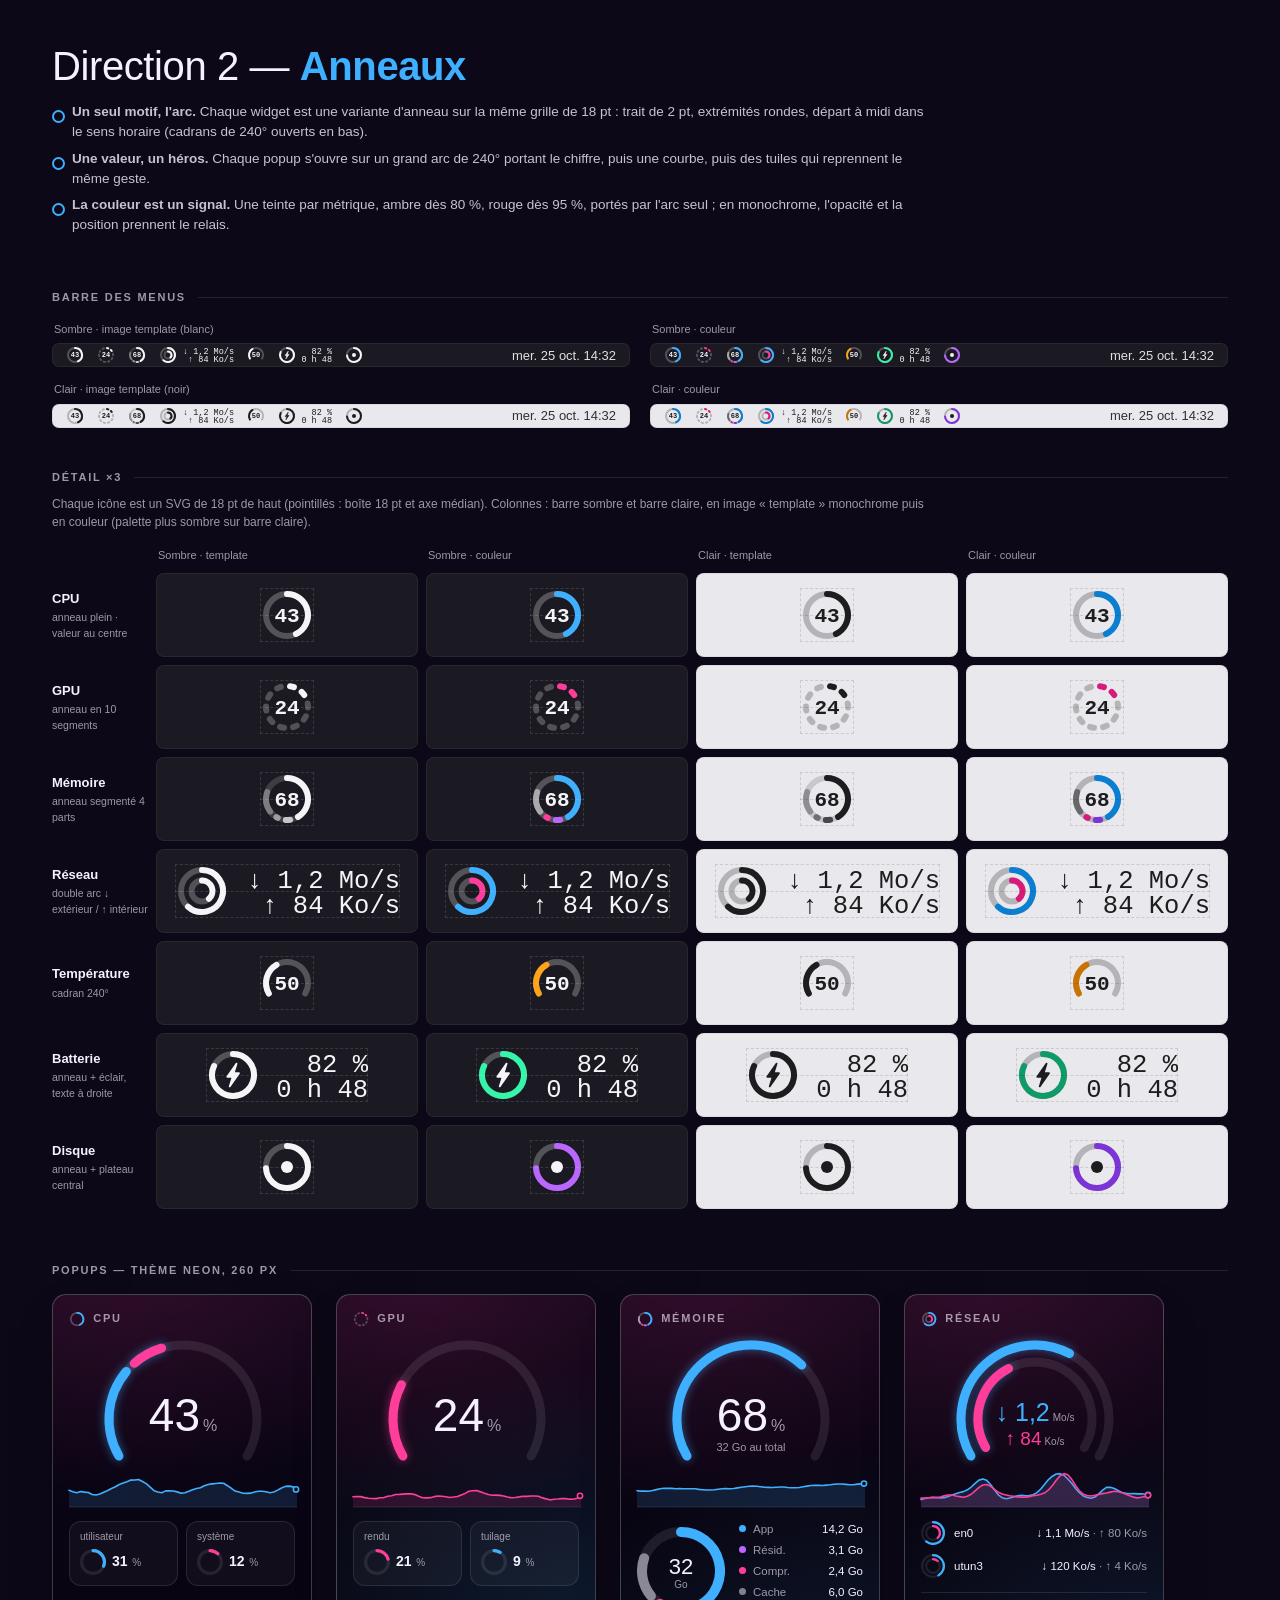
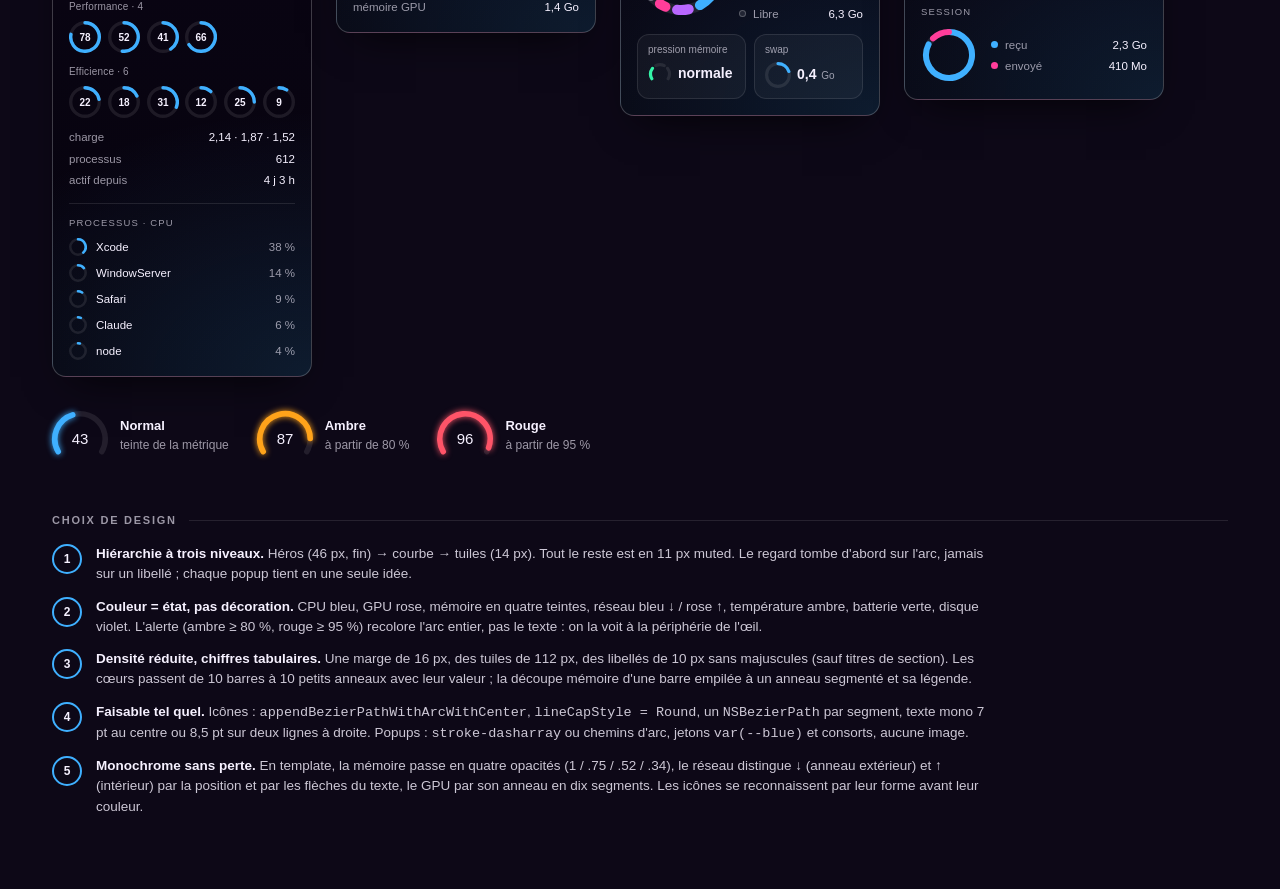
<file: designs/widgets/direction-2-anneaux.html>
<!doctype html>
<html lang="fr">
<head>
<meta charset="utf-8">
<meta name="viewport" content="width=device-width,initial-scale=1">
<title>Direction 2 — Anneaux</title>
<style>
/* Jetons du thème « neon » (Resources/themes/neon.css) — recopiés tels quels pour la maquette. */
:root{
  --bg:#06030d;--text:#f6f1ff;--muted:rgba(246,241,255,.62);
  --hair:rgba(255,255,255,.1);--hair-strong:rgba(255,255,255,.22);--soft:rgba(255,255,255,.04);
  --blue:#3fb0ff;--purple:#ff3d9a;--green:#34f5a8;--amber:#ffa31a;--danger:#ff5468;--violet:#b967ff;
  --chart-a:#3fb0ff;--chart-b:#ff3d9a;
  --font:"Outfit",-apple-system,BlinkMacSystemFont,"SF Pro Text","Helvetica Neue",Arial,sans-serif;
  --radius:14px;
  --bg-image:radial-gradient(520px 340px at 30% -6%,rgba(255,61,154,.16),transparent 70%),radial-gradient(560px 380px at 100% 100%,rgba(63,176,255,.14),transparent 70%),linear-gradient(180deg,#0b0516,#06030d);
}
*{box-sizing:border-box}
html{background:#0d0817}
body{margin:0;color:var(--text);font:13.5px/1.5 var(--font);font-variant-numeric:tabular-nums;-webkit-font-smoothing:antialiased}
.page{max-width:1240px;margin:0 auto;padding:44px 32px 72px}
h1{font:300 40px/1.1 var(--font);letter-spacing:-.01em;margin:0 0 14px}
h1 b{font-weight:600;color:var(--blue)}
h2{font:600 11px/1 var(--font);letter-spacing:.16em;text-transform:uppercase;color:var(--muted);margin:56px 0 18px;display:flex;align-items:center;gap:12px}
h2::after{content:"";flex:1;height:1px;background:var(--hair)}
.principes{margin:0;padding:0;list-style:none;display:grid;gap:6px;max-width:880px;color:rgba(246,241,255,.8)}
.principes li{padding-left:20px;position:relative}
.principes li::before{content:"";position:absolute;left:0;top:.62em;width:9px;height:9px;border-radius:50%;border:2px solid var(--blue)}
.note{color:var(--muted);font-size:12px;margin:-6px 0 16px;max-width:880px}

/* ── Barre des menus ─────────────────────────────────────────────── */
.strips{display:grid;grid-template-columns:1fr 1fr;gap:14px 20px}
.strip .cap{font-size:11px;color:var(--muted);margin:0 0 6px 2px}
.bar{height:24px;display:flex;align-items:center;gap:13px;padding:0 14px;border-radius:7px;font:500 13px/1 -apple-system,"SF Pro Text",sans-serif}
.bar.dark{background:#1b1921;color:#f5f5f7;box-shadow:inset 0 0 0 1px rgba(255,255,255,.06)}
.bar.light{background:#e9e9ed;color:#1d1d1f;box-shadow:inset 0 0 0 1px rgba(0,0,0,.06)}
.bar svg{display:block;flex:none}
.bar .sp{flex:1}
.bar .clk{opacity:.9;white-space:nowrap}

.zoom{display:grid;grid-template-columns:96px repeat(4,1fr);gap:8px;align-items:stretch}
.zoom .hd{font-size:11px;color:var(--muted);padding:0 2px 2px}
.zoom .nm{display:flex;flex-direction:column;justify-content:center;font-size:13px;font-weight:600}
.zoom .nm small{font-weight:400;font-size:10.5px;color:var(--muted);margin-top:2px}
.tile{position:relative;border-radius:8px;display:flex;align-items:center;justify-content:center;min-height:84px;padding:10px 12px}
.tile.dark{background:#1b1921;color:#f5f5f7;box-shadow:inset 0 0 0 1px rgba(255,255,255,.06)}
.tile.light{background:#e9e9ed;color:#1d1d1f;box-shadow:inset 0 0 0 1px rgba(0,0,0,.06)}
.tile .box{position:relative;line-height:0}
/* Boîte de 18 pt et axe médian : repères pour juger l'alignement. */
.tile .box::before{content:"";position:absolute;inset:0;border:1px dashed currentColor;opacity:.14;pointer-events:none}
.tile .box::after{content:"";position:absolute;left:0;right:0;top:50%;border-top:1px dashed currentColor;opacity:.14;pointer-events:none}

/* ── Popups ──────────────────────────────────────────────────────── */
.stage{background:#0d0817;padding:0}
.popups{display:flex;gap:24px;align-items:flex-start;flex-wrap:wrap}
.pop{width:260px;padding:16px;border-radius:var(--radius);background:var(--bg);background-image:var(--bg-image);
  border:1px solid var(--hair-strong);box-shadow:0 18px 40px -18px rgba(0,0,0,.8);color:var(--text);font:11.5px/1.4 var(--font);flex:none}
.pop .hd2{display:flex;align-items:center;gap:8px;margin-bottom:6px}
.pop .hd2 svg{display:block}
.pop .hd2 .t{font-size:11px;font-weight:600;letter-spacing:.16em;text-transform:uppercase;color:var(--muted)}
.hero{display:block;width:228px;height:132px;overflow:visible}
.hero .glow{filter:drop-shadow(0 0 5px var(--g,rgba(63,176,255,.5)))}
.hero text{font-family:var(--font)}
.spark{display:block;width:228px;height:40px;margin:2px 0 14px;overflow:visible}
.spark .area{opacity:.14}.spark .line{fill:none;stroke-width:1.6;stroke-linecap:round;stroke-linejoin:round}
.spark .base{stroke:var(--hair);stroke-width:1}
.tiles{display:grid;grid-template-columns:1fr 1fr;gap:8px;margin:0 0 14px}
.tl{background:var(--soft);border:1px solid var(--hair);border-radius:12px;padding:9px 10px 10px;min-width:0}
.tl .l{font-size:10px;color:var(--muted);white-space:nowrap;line-height:1.2;margin-bottom:6px}
.tl .b{display:flex;align-items:center;gap:6px;min-width:0}
.tl .b svg{flex:none;display:block}
.tl .v{font-size:14px;font-weight:600;white-space:nowrap;line-height:1.1}
.tl .v small{font-size:10px;font-weight:400;color:var(--muted);margin-left:2px}
.cap2{font-size:10px;color:var(--muted);margin:0 0 7px;letter-spacing:.02em}
.cores{display:grid;grid-template-columns:repeat(6,32px);justify-content:space-between;row-gap:6px;margin-bottom:12px}
.cores svg{display:block}
.rows{display:flex;flex-direction:column;gap:6px;margin:2px 0 0}
.row{display:flex;justify-content:space-between;align-items:baseline;gap:10px;line-height:1.35}
.row .k{color:var(--muted);white-space:nowrap}
.row .v{white-space:nowrap}
.sec{font-size:9.5px;letter-spacing:.12em;text-transform:uppercase;color:var(--muted);margin:14px 0 9px;padding-top:12px;border-top:1px solid var(--hair)}
.pl{display:flex;flex-direction:column;gap:8px}
.pr{display:flex;align-items:center;gap:9px}
.pr svg{flex:none;display:block}
.pr .n{flex:1;min-width:0;white-space:nowrap;overflow:hidden;text-overflow:ellipsis}
.pr .vv{color:var(--muted);white-space:nowrap}
.dot{display:inline-block;width:7px;height:7px;border-radius:50%;margin-right:7px;vertical-align:1px}
.split{display:flex;align-items:center;gap:14px;margin-bottom:12px}
.split svg{flex:none;display:block}
.lg{flex:1;min-width:0;display:flex;flex-direction:column;gap:5px}
.lg .r{display:flex;align-items:center;justify-content:space-between;gap:6px;white-space:nowrap}
.lg .r span:first-child{color:var(--muted)}
.iface{display:flex;align-items:center;gap:9px}
.iface svg{flex:none;display:block}
.iface .n{color:var(--text);width:38px;flex:none}
.iface .vv{flex:1;text-align:right;white-space:nowrap;color:var(--muted)}
.iface .vv b{font-weight:500;color:var(--text)}
.ifaces{display:flex;flex-direction:column;gap:9px;margin-bottom:2px}

/* Seuils d'alerte */
.alerts{display:flex;gap:28px;flex-wrap:wrap;margin-top:34px;align-items:center}
.alerts .a{display:flex;align-items:center;gap:12px;font-size:12px;color:var(--muted)}
.alerts .a b{display:block;color:var(--text);font-weight:600;font-size:13px}

.choix{margin:0;padding:0;list-style:none;display:grid;gap:12px;max-width:940px;counter-reset:c}
.choix li{counter-increment:c;display:grid;grid-template-columns:34px 1fr;gap:10px;color:rgba(246,241,255,.82)}
.choix li::before{content:counter(c);width:26px;height:26px;border-radius:50%;border:2px solid var(--blue);display:flex;align-items:center;justify-content:center;font-size:12px;font-weight:600;color:var(--text)}
.choix b{color:var(--text)}
</style>
</head>
<body>
<div class="page">

<h1>Direction 2 — <b>Anneaux</b></h1>
<ul class="principes">
  <li><b>Un seul motif, l'arc.</b> Chaque widget est une variante d'anneau sur la même grille de 18 pt : trait de 2 pt, extrémités rondes, départ à midi dans le sens horaire (cadrans de 240° ouverts en bas).</li>
  <li><b>Une valeur, un héros.</b> Chaque popup s'ouvre sur un grand arc de 240° portant le chiffre, puis une courbe, puis des tuiles qui reprennent le même geste.</li>
  <li><b>La couleur est un signal.</b> Une teinte par métrique, ambre dès 80 %, rouge dès 95 %, portés par l'arc seul ; en monochrome, l'opacité et la position prennent le relais.</li>
</ul>

<h2>Barre des menus</h2>
<div class="strips" id="strips"></div>

<h2 style="margin-top:44px">Détail ×3</h2>
<p class="note">Chaque icône est un SVG de 18 pt de haut (pointillés : boîte 18 pt et axe médian). Colonnes : barre sombre et barre claire, en image « template » monochrome puis en couleur (palette plus sombre sur barre claire).</p>
<div class="zoom" id="zoom"></div>

<h2>Popups — thème neon, 260 px</h2>
<div class="stage"><div class="popups" id="popups"></div></div>
<div class="alerts" id="alerts"></div>

<h2>Choix de design</h2>
<ul class="choix">
  <li><div><b>Hiérarchie à trois niveaux.</b> Héros (46 px, fin) → courbe → tuiles (14 px). Tout le reste est en 11 px muted. Le regard tombe d'abord sur l'arc, jamais sur un libellé ; chaque popup tient en une seule idée.</div></li>
  <li><div><b>Couleur = état, pas décoration.</b> CPU bleu, GPU rose, mémoire en quatre teintes, réseau bleu ↓ / rose ↑, température ambre, batterie verte, disque violet. L'alerte (ambre ≥ 80 %, rouge ≥ 95 %) recolore l'arc entier, pas le texte : on la voit à la périphérie de l'œil.</div></li>
  <li><div><b>Densité réduite, chiffres tabulaires.</b> Une marge de 16 px, des tuiles de 112 px, des libellés de 10 px sans majuscules (sauf titres de section). Les cœurs passent de 10 barres à 10 petits anneaux avec leur valeur ; la découpe mémoire d'une barre empilée à un anneau segmenté et sa légende.</div></li>
  <li><div><b>Faisable tel quel.</b> Icônes : <code>appendBezierPathWithArcWithCenter</code>, <code>lineCapStyle = Round</code>, un <code>NSBezierPath</code> par segment, texte mono 7 pt au centre ou 8,5 pt sur deux lignes à droite. Popups : <code>stroke-dasharray</code> ou chemins d'arc, jetons <code>var(--blue)</code> et consorts, aucune image.</div></li>
  <li><div><b>Monochrome sans perte.</b> En template, la mémoire passe en quatre opacités (1 / .75 / .52 / .34), le réseau distingue ↓ (anneau extérieur) et ↑ (intérieur) par la position et par les flèches du texte, le GPU par son anneau en dix segments. Les icônes se reconnaissent par leur forme avant leur couleur.</div></li>
</ul>

</div>

<script>
const f=n=>+n.toFixed(2);
const pt=(cx,cy,r,a)=>{const t=a*Math.PI/180;return[cx+r*Math.sin(t),cy-r*Math.cos(t)]};
// Arc : angles en degrés, 0 = midi, sens horaire.
function arc(cx,cy,r,a0,a1){
  if(a1-a0<.01)a1=a0+.01; if(a1-a0>=359.99)a1=a0+359.99;
  const[x0,y0]=pt(cx,cy,r,a0),[x1,y1]=pt(cx,cy,r,a1);
  return `M${f(x0)} ${f(y0)}A${r} ${r} 0 ${a1-a0>180?1:0} 1 ${f(x1)} ${f(y1)}`;
}
const stroke=(d,c,w,o=1)=>`<path d="${d}" fill="none" stroke="${c}" stroke-width="${w}" stroke-linecap="round" stroke-opacity="${o}"/>`;
const circ=(cx,cy,r,c,w,o=1)=>`<circle cx="${cx}" cy="${cy}" r="${r}" fill="none" stroke="${c}" stroke-width="${w}" stroke-opacity="${o}"/>`;
// Anneau segmenté : chaque jonction est reculée de (w/2+gap/2)/r pour que les caps ronds laissent un vide net.
function segs(cx,cy,r,w,gap,start,span,total,items){
  let acc=0,out='';const d=(w/2+gap/2)/r*180/Math.PI;
  items.forEach((it,i)=>{
    const a0=start+acc/total*span,a1=start+(acc+it.v)/total*span;acc+=it.v;
    let s=a0+(i>0?d:0),e=a1-(i<items.length-1?d:0);if(e<s)e=s;
    out+=stroke(arc(cx,cy,r,s,e),it.c,w,it.o??1);
  });
  return out;
}

/* ═══════════ ICÔNES (grille 18 pt) ═══════════ */
const PAL={
  dark:{blue:'#3fb0ff',pink:'#ff3d9a',violet:'#b967ff',amber:'#ffa31a',green:'#34f5a8',red:'#ff5468',grey:'rgba(255,255,255,.5)',fg:'#f5f5f7'},
  light:{blue:'#0a7fd1',pink:'#d81b7a',violet:'#7c34d6',amber:'#c97300',green:'#0f9a68',red:'#d93049',grey:'rgba(0,0,0,.42)',fg:'#1d1d1f'}
};
const MONO="ui-monospace,'SF Mono',Menlo,monospace";
const DATA={cpu:43,gpu:24,mem:68,temp:50,bat:82,disk:74};
const S=2,R=7,C=9;                 // trait, rayon, centre : communs à toutes les icônes
const TRACK=.26;
const clamp=(v,a=0,b=1)=>Math.min(b,Math.max(a,v));
const num=(t,fg,sz=7)=>`<text x="9" y="${f(9+sz*.35)}" text-anchor="middle" font-family="${MONO}" font-size="${sz}" font-weight="600" fill="${fg}">${t}</text>`;
const two=(a,b,w,fg)=>`<text x="${w}" y="8" text-anchor="end" font-family="${MONO}" font-size="8.5" font-weight="500" fill="${fg}">${a}</text><text x="${w}" y="16.2" text-anchor="end" font-family="${MONO}" font-size="8.5" font-weight="500" fill="${fg}">${b}</text>`;
const alert=(v,base,p)=>v>=95?p.red:v>=80?p.amber:base;

function iconParts(id,mode,bg,bare){
  const p=PAL[bg],fg=p.fg,tpl=mode==='template';
  const ink=c=>tpl?fg:c, trk=tpl?fg:p.fg;
  let g='',w=18;
  if(id==='cpu'){
    const c=ink(alert(DATA.cpu,p.blue,p));
    g=circ(C,C,R,trk,S,TRACK)+stroke(arc(C,C,R,0,DATA.cpu*3.6),c,S)+(bare?'':num(DATA.cpu,fg));
  }
  if(id==='gpu'){
    const c=ink(alert(DATA.gpu,p.pink,p)),lit=Math.round(DATA.gpu/10);
    for(let i=0;i<10;i++){const a0=i*36+8.2;g+=stroke(arc(C,C,R,a0,a0+11),i<lit?c:trk,S,i<lit?1:TRACK)}
    g+=bare?'':num(DATA.gpu,fg);
  }
  if(id==='mem'){
    const o=tpl?[1,.75,.52,.34]:[1,1,1,1];
    const col=tpl?[fg,fg,fg,fg]:[p.blue,p.violet,p.pink,p.grey];
    const it=[14.2,3.1,2.4,6.0].map((v,i)=>({v,c:col[i],o:o[i]}));
    g=circ(C,C,R,trk,S,tpl?.16:TRACK)+segs(C,C,R,S,.8,0,360,32,it)+(bare?'':num(DATA.mem,fg));
  }
  if(id==='net'){
    const lg=v=>clamp(Math.log10(v/1e3)/5);
    const dn=lg(1.2e6),up=lg(84e3);
    g=circ(C,C,7,trk,S,TRACK)+stroke(arc(C,C,7,0,dn*360),ink(p.blue),S)
     +circ(C,C,3.5,trk,S,TRACK)+stroke(arc(C,C,3.5,0,up*360),ink(p.pink),S);
    if(!bare){const tw=Math.ceil(10*5.12);w=18+5+tw;g+=two('↓ 1,2 Mo/s','↑ 84 Ko/s',w,fg)}
  }
  if(id==='temp'){
    const fr=clamp((DATA.temp-20)/80),c=ink(alert(DATA.temp,p.amber,p));
    g=stroke(arc(C,C,R,-120,120),trk,S,TRACK)+stroke(arc(C,C,R,-120,-120+240*fr),c,S)+(bare?'':num(DATA.temp,fg));
  }
  if(id==='bat'){
    const c=ink(p.green);
    g=circ(C,C,R,trk,S,TRACK)+stroke(arc(C,C,R,0,DATA.bat*3.6),c,S);
    // éclair (en charge) à la place du chiffre
    g+=bare?'':`<path d="M10.2 5.2 L7.1 9.6 H8.9 L7.9 12.8 L11 8.4 H9.2 Z" fill="${fg}" stroke="${fg}" stroke-width=".6" stroke-linejoin="round"/>`;
    if(!bare){const tw=Math.ceil(6*5.12);w=18+5+tw;g+=two('82 %','0 h 48',w,fg)}
  }
  if(id==='disk'){
    const c=ink(alert(DATA.disk,p.violet,p));
    g=circ(C,C,R,trk,S,TRACK)+stroke(arc(C,C,R,0,DATA.disk*3.6),c,S)+`<circle cx="${C}" cy="${C}" r="2" fill="${fg}"/>`;
  }
  return[w,g];
}
function icon(id,mode,bg,{scale=1,bare=false}={}){
  const[w,g]=iconParts(id,mode,bg,bare);
  return `<svg width="${w*scale}" height="${18*scale}" viewBox="0 0 ${w} 18" xmlns="http://www.w3.org/2000/svg">${g}</svg>`;
}
const IDS=['cpu','gpu','mem','net','temp','bat','disk'];
const NAMES={cpu:'CPU',gpu:'GPU',mem:'Mémoire',net:'Réseau',temp:'Température',bat:'Batterie',disk:'Disque'};
const DESC={cpu:'anneau plein · valeur au centre',gpu:'anneau en 10 segments',mem:'anneau segmenté 4 parts',net:'double arc ↓ extérieur / ↑ intérieur',temp:'cadran 240°',bat:'anneau + éclair, texte à droite',disk:'anneau + plateau central'};

// Bandeaux
(function(){
  const rows=[['dark','template','Sombre · image template (blanc)'],['dark','color','Sombre · couleur'],['light','template','Clair · image template (noir)'],['light','color','Clair · couleur']];
  document.getElementById('strips').innerHTML=rows.map(([bg,mode,cap])=>
    `<div class="strip"><p class="cap">${cap}</p><div class="bar ${bg}">${IDS.map(i=>icon(i,mode,bg)).join('')}<span class="sp"></span><span class="clk">mer. 25 oct. 14:32</span></div></div>`).join('');
  let z=`<div></div><div class="hd">Sombre · template</div><div class="hd">Sombre · couleur</div><div class="hd">Clair · template</div><div class="hd">Clair · couleur</div>`;
  IDS.forEach(i=>{
    z+=`<div class="nm">${NAMES[i]}<small>${DESC[i]}</small></div>`;
    [['dark','template'],['dark','color'],['light','template'],['light','color']].forEach(([bg,mode])=>{
      z+=`<div class="tile ${bg}"><div class="box">${icon(i,mode,bg,{scale:3})}</div></div>`;
    });
  });
  document.getElementById('zoom').innerHTML=z;
})();

/* ═══════════ POPUPS ═══════════ */
function rng(s){return()=>{s|=0;s=s+0x6D2B79F5|0;let t=Math.imul(s^s>>>15,1|s);t=t+Math.imul(t^t>>>7,61|t)^t;return((t^t>>>14)>>>0)/4294967296}}
function gen(seed,n,end,{base,amp,noise=.25,lo=0,hi=100,bursts=[],drift=0}){
  const r=rng(seed),v=[];
  for(let i=0;i<n;i++){
    let x=base+drift*i/n+amp*(.55*Math.sin(i*.31+seed)+.3*Math.sin(i*.83+seed*1.7)+noise*(r()-.5)*2);
    bursts.forEach(([b,h,wd])=>x+=h*Math.exp(-((i-b)**2)/(2*wd*wd)));
    v.push(x);
  }
  const s=v.map((x,i)=>i&&i<n-1?(v[i-1]+x+v[i+1])/3:x);
  const d=end-s[n-1],K=9;
  for(let i=n-K;i<n;i++)s[i]+=d*Math.pow((i-(n-1-K))/K,1.6);
  return s.map(x=>clamp(x,lo,hi));
}
function spark(list,{max=null,lo=0}={}){ // list=[{v:[],c}] ; max=null → échelle propre à chaque courbe
  const w=228,h=40,pad=3;let out=`<line class="base" x1="0" x2="${w}" y1="${h}" y2="${h}"/>`,dots='';
  list.forEach(s=>{
    const m=(max??Math.max(...s.v)*1.12)-lo,n=s.v.length;
    const P=s.v.map((x,i)=>[i/(n-1)*w,h-pad-clamp((x-lo)/m)*(h-pad*2)]);
    const d=P.map((p,i)=>`${i?'L':'M'}${f(p[0])},${f(p[1])}`).join(' ');
    out+=`<path class="area" fill="${s.c}" d="${d} L${w},${h} L0,${h} Z"/><path class="line" stroke="${s.c}" d="${d}"/>`;
    const l=P[n-1];dots+=`<circle cx="${f(l[0]-1)}" cy="${f(l[1])}" r="2.6" fill="var(--bg)" stroke="${s.c}" stroke-width="1.6"/>`;
  });
  return `<svg class="spark" viewBox="0 0 ${w} ${h}">${out}${dots}</svg>`;
}
const TRK='rgba(255,255,255,.09)';
const lvl=(v,c)=>v>=95?'var(--danger)':v>=80?'var(--amber)':c;
// Héros : arc(s) de 240° ; layers=[{r,w,items:[{v,c}],total}] ; centre = SVG déjà prêt
function hero(layers,center,glow){
  const cx=114,cy=86;
  const body=layers.map(L=>stroke(arc(cx,cy,L.r,-120,120),TRK,L.w)+`<g class="glow" style="--g:${glow}">${segs(cx,cy,L.r,L.w,2.5,-120,240,L.total,L.items)}</g>`).join('');
  return `<svg class="hero" viewBox="0 0 228 132">${body}${center}</svg>`;
}
const big=(v,u,y=98,c='var(--text)')=>`<text x="114" y="${y}" text-anchor="middle" fill="${c}"><tspan font-size="46" font-weight="300">${v}</tspan><tspan font-size="16" font-weight="400" dx="3" fill="var(--muted)">${u}</tspan></text>`;
const cap=(t,y=118)=>`<text x="114" y="${y}" text-anchor="middle" font-size="11" fill="var(--muted)">${t}</text>`;
function mini(sz,items,{w=3.4,text='',fs=9.5,total=100,gap=1}={}){
  const r=(sz-w)/2,c=sz/2;
  const body=circ(c,c,r,TRK,w)+(items.length>1?segs(c,c,r,w,gap,0,360,total,items):stroke(arc(c,c,r,0,items[0].v/total*360),items[0].c,w));
  return `<svg width="${sz}" height="${sz}" viewBox="0 0 ${sz} ${sz}">${body}${text?`<text x="${c}" y="${f(c+fs*.36)}" text-anchor="middle" font-size="${fs}" font-weight="600" fill="var(--text)" font-family="var(--font)">${text}</text>`:''}</svg>`;
}
// Double arc ↓/↑ (échelle logarithmique 1 Ko/s → 100 Mo/s)
const lg=v=>clamp(Math.log10(v/1e3)/5);
function dual(sz,dn,up){
  const w=sz>=30?3:2.3,c=sz/2,r1=(sz-w)/2,r2=r1-w-1.7;
  return `<svg width="${sz}" height="${sz}" viewBox="0 0 ${sz} ${sz}">${circ(c,c,r1,TRK,w)+stroke(arc(c,c,r1,0,lg(dn)*360),'var(--blue)',w)+circ(c,c,r2,TRK,w)+stroke(arc(c,c,r2,0,lg(up)*360),'var(--purple)',w)}</svg>`;
}
const head=(id,title,color)=>`<div class="hd2" style="color:${color}">${icon(id,'color','dark',{bare:true,scale:.9}).replace(/stroke="#[0-9a-f]+"/gi,m=>m)}<span class="t">${title}</span></div>`;
const tile=(label,svg,val,unit='')=>`<div class="tl"><div class="l">${label}</div><div class="b">${svg}<span class="v">${val}${unit?`<small>${unit}</small>`:''}</span></div></div>`;
const row=(k,v)=>`<div class="row"><span class="k">${k}</span><span class="v">${v}</span></div>`;

const CPU_CORES={P:[78,52,41,66],E:[22,18,31,12,25,9]};
const coreRing=v=>mini(32,[{v,c:lvl(v,'var(--blue)')}],{w:3.4,text:v,fs:10});

function popCPU(){
  const hist=gen(3,60,43,{base:40,amp:15,noise:.5,bursts:[[17,24,3],[39,16,2.6],[52,-8,2]]});
  const procs=[['Xcode',38],['WindowServer',14],['Safari',9],['Claude',6],['node',4]];
  return `<div class="pop">${head('cpu','CPU','var(--blue)')}
    ${hero([{r:74,w:9,total:100,items:[{v:31,c:'var(--blue)'},{v:12,c:'var(--purple)'}]}],big(43,'%'),'rgba(63,176,255,.5)')}
    ${spark([{v:hist,c:'var(--blue)'}],{max:100})}
    <div class="tiles">
      ${tile('utilisateur',mini(26,[{v:31,c:'var(--blue)'}],{w:3.2}),'31',' %')}
      ${tile('système',mini(26,[{v:12,c:'var(--purple)'}],{w:3.2}),'12',' %')}
    </div>
    <div class="cap2">Performance · 4</div>
    <div class="cores">${CPU_CORES.P.map(coreRing).join('')}</div>
    <div class="cap2">Efficience · 6</div>
    <div class="cores">${CPU_CORES.E.map(coreRing).join('')}</div>
    <div class="rows">${row('charge','2,14 · 1,87 · 1,52')}${row('processus','612')}${row('actif depuis','4 j 3 h')}</div>
    <div class="sec">Processus · CPU</div>
    <div class="pl">${procs.map(([n,v])=>`<div class="pr">${mini(18,[{v,c:'var(--blue)'}],{w:2.6})}<span class="n">${n}</span><span class="vv">${v} %</span></div>`).join('')}</div>
  </div>`;
}
function popGPU(){
  const hist=gen(8,60,24,{base:17,amp:9,noise:.5,bursts:[[12,20,2.5],[31,26,3],[47,9,2]]});
  return `<div class="pop">${head('gpu','GPU','var(--purple)')}
    ${hero([{r:74,w:9,total:100,items:[{v:24,c:lvl(24,'var(--purple)')}]}],big(24,'%'),'rgba(255,61,154,.5)')}
    ${spark([{v:hist,c:'var(--purple)'}],{max:100})}
    <div class="tiles">
      ${tile('rendu',mini(26,[{v:21,c:'var(--purple)'}],{w:3.2}),'21',' %')}
      ${tile('tuilage',mini(26,[{v:9,c:'var(--blue)'}],{w:3.2}),'9',' %')}
    </div>
    <div class="rows">${row('mémoire GPU','1,4 Go')}</div>
  </div>`;
}
function popMem(){
  const hist=gen(5,60,68,{base:62,amp:1.8,noise:.3,drift:5});
  const items=[['App',14.2,'var(--blue)'],['Résid.',3.1,'var(--violet)'],['Compr.',2.4,'var(--purple)'],['Cache',6.0,'rgba(246,241,255,.5)']];
  const legend=items.map(([l,v,c])=>`<div class="r"><span><i class="dot" style="background:${c}"></i>${l}</span><span>${String(v).replace('.',',')}${v===6?',0':''} Go</span></div>`).join('')
    +`<div class="r"><span><i class="dot" style="background:${TRK};box-shadow:inset 0 0 0 1px rgba(255,255,255,.25)"></i>Libre</span><span>6,3 Go</span></div>`;
  const donut=(()=>{const sz=88,w=10,c=sz/2,r=(sz-w)/2;
    const it=items.map(([l,v,col])=>({v,c:col}));
    return `<svg width="${sz}" height="${sz}" viewBox="0 0 ${sz} ${sz}">${circ(c,c,r,TRK,w)+segs(c,c,r,w,2,0,360,32,it)}<text x="${c}" y="${c+3}" text-anchor="middle" font-size="22" font-weight="300" fill="var(--text)" font-family="var(--font)">32</text><text x="${c}" y="${c+17}" text-anchor="middle" font-size="10" fill="var(--muted)" font-family="var(--font)">Go</text></svg>`})();
  const press=`<svg width="24" height="24" viewBox="0 0 24 24">${segs(12,12,9.4,3.2,1.2,-120,240,3,[{v:1,c:'var(--green)'},{v:1,c:TRK},{v:1,c:TRK}])}</svg>`;
  return `<div class="pop">${head('mem','Mémoire','var(--blue)')}
    ${hero([{r:74,w:9,total:100,items:[{v:68,c:lvl(68,'var(--blue)')}]}],big(68,'%')+cap('32 Go au total'),'rgba(63,176,255,.5)')}
    ${spark([{v:hist,c:'var(--blue)'}],{lo:50,max:80})}
    <div class="split">${donut}<div class="lg">${legend}</div></div>
    <div class="tiles" style="margin-bottom:0">
      ${tile('pression mémoire',press,'normale')}
      ${tile('swap',mini(26,[{v:.4,c:'var(--blue)'}],{w:3.2,total:2}),'0,4',' Go')}
    </div>
  </div>`;
}
function popNet(){
  const rx=gen(11,60,1.2e6,{base:.9e6,amp:.55e6,lo:5e4,hi:6e6,bursts:[[16,2.6e6,2.4],[36,3.4e6,2.8],[49,1.1e6,2]]});
  const tx=gen(12,60,84e3,{base:60e3,amp:34e3,lo:4e3,hi:6e5,bursts:[[17,150e3,2.4],[37,260e3,2.6],[50,60e3,2]]});
  const dn=1.2e6,up=84e3;
  const ctr=`<text x="114" y="88" text-anchor="middle"><tspan font-size="25" font-weight="300" fill="var(--blue)">↓ 1,2</tspan><tspan font-size="10" dx="3" fill="var(--muted)">Mo/s</tspan></text>`
    +`<text x="114" y="112" text-anchor="middle"><tspan font-size="19" font-weight="300" fill="var(--purple)">↑ 84</tspan><tspan font-size="10" dx="3" fill="var(--muted)">Ko/s</tspan></text>`;
  const L=[{r:74,w:9,total:1,items:[{v:lg(dn),c:'var(--blue)'}]},{r:57,w:9,total:1,items:[{v:lg(up),c:'var(--purple)'}]}];
  // l'échelle d'un arc de 240° : v est une fraction de 1 sur 240°
  const ifc=[['en0',1.1e6,80e3,'1,1 Mo/s','80 Ko/s'],['utun3',120e3,4e3,'120 Ko/s','4 Ko/s']];
  const sess=`<svg width="56" height="56" viewBox="0 0 56 56">${circ(28,28,23,TRK,6)+segs(28,28,23,6,1.6,0,360,2.3*1024+410,[{v:2.3*1024,c:'var(--blue)'},{v:410,c:'var(--purple)'}])}</svg>`;
  return `<div class="pop">${head('net','Réseau','var(--blue)')}
    ${hero(L,ctr,'rgba(63,176,255,.45)')}
    ${spark([{v:rx,c:'var(--blue)'},{v:tx,c:'var(--purple)'}])}
    <div class="ifaces">${ifc.map(([n,d,u,ds,us])=>`<div class="iface">${dual(24,d,u)}<span class="n">${n}</span><span class="vv"><b>↓ ${ds}</b> · ↑ ${us}</span></div>`).join('')}</div>
    <div class="sec">Session</div>
    <div class="split" style="margin-bottom:0">${sess}<div class="lg">
      <div class="r"><span><i class="dot" style="background:var(--blue)"></i>reçu</span><span>2,3 Go</span></div>
      <div class="r"><span><i class="dot" style="background:var(--purple)"></i>envoyé</span><span>410 Mo</span></div>
    </div></div>
  </div>`;
}
document.getElementById('popups').innerHTML=popCPU()+popGPU()+popMem()+popNet();

// Seuils : le même héros à trois niveaux
(function(){
  const mk=(v,c,l,s)=>{const sz=56,w=5.6,cx=sz/2,r=(sz-w)/2;
    return `<div class="a"><svg width="${sz}" height="${sz-8}" viewBox="0 0 ${sz} ${sz-8}" style="overflow:visible">${stroke(arc(cx,cx,r,-120,120),TRK,w)}<g style="filter:drop-shadow(0 0 3px ${c})">${stroke(arc(cx,cx,r,-120,-120+240*v/100),c,w)}</g><text x="${cx}" y="${cx+5}" text-anchor="middle" font-size="15" font-weight="300" fill="#f6f1ff" font-family="var(--font)">${v}</text></svg><span><b>${l}</b>${s}</span></div>`};
  document.getElementById('alerts').innerHTML=mk(43,'var(--blue)','Normal','teinte de la métrique')+mk(87,'var(--amber)','Ambre','à partir de 80 %')+mk(96,'var(--danger)','Rouge','à partir de 95 %');
})();
</script>
</body>
</html>
</file>
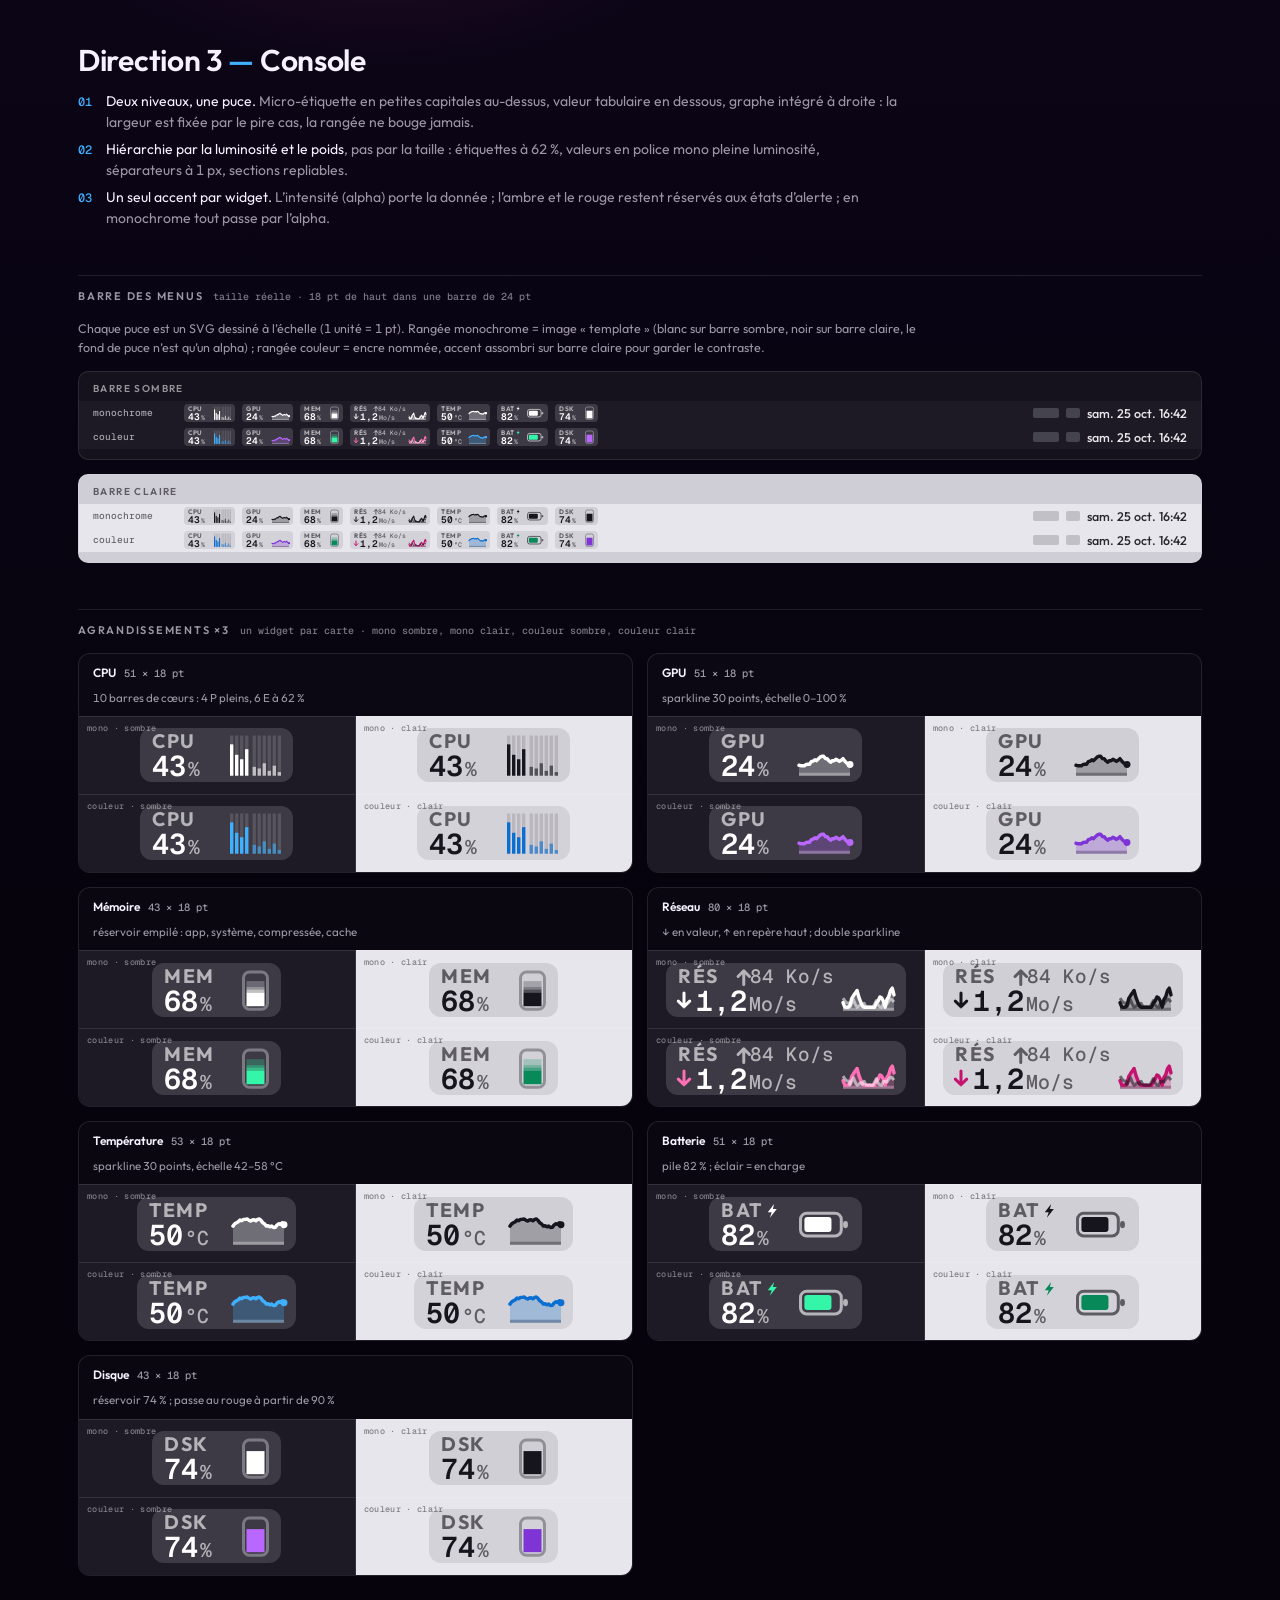
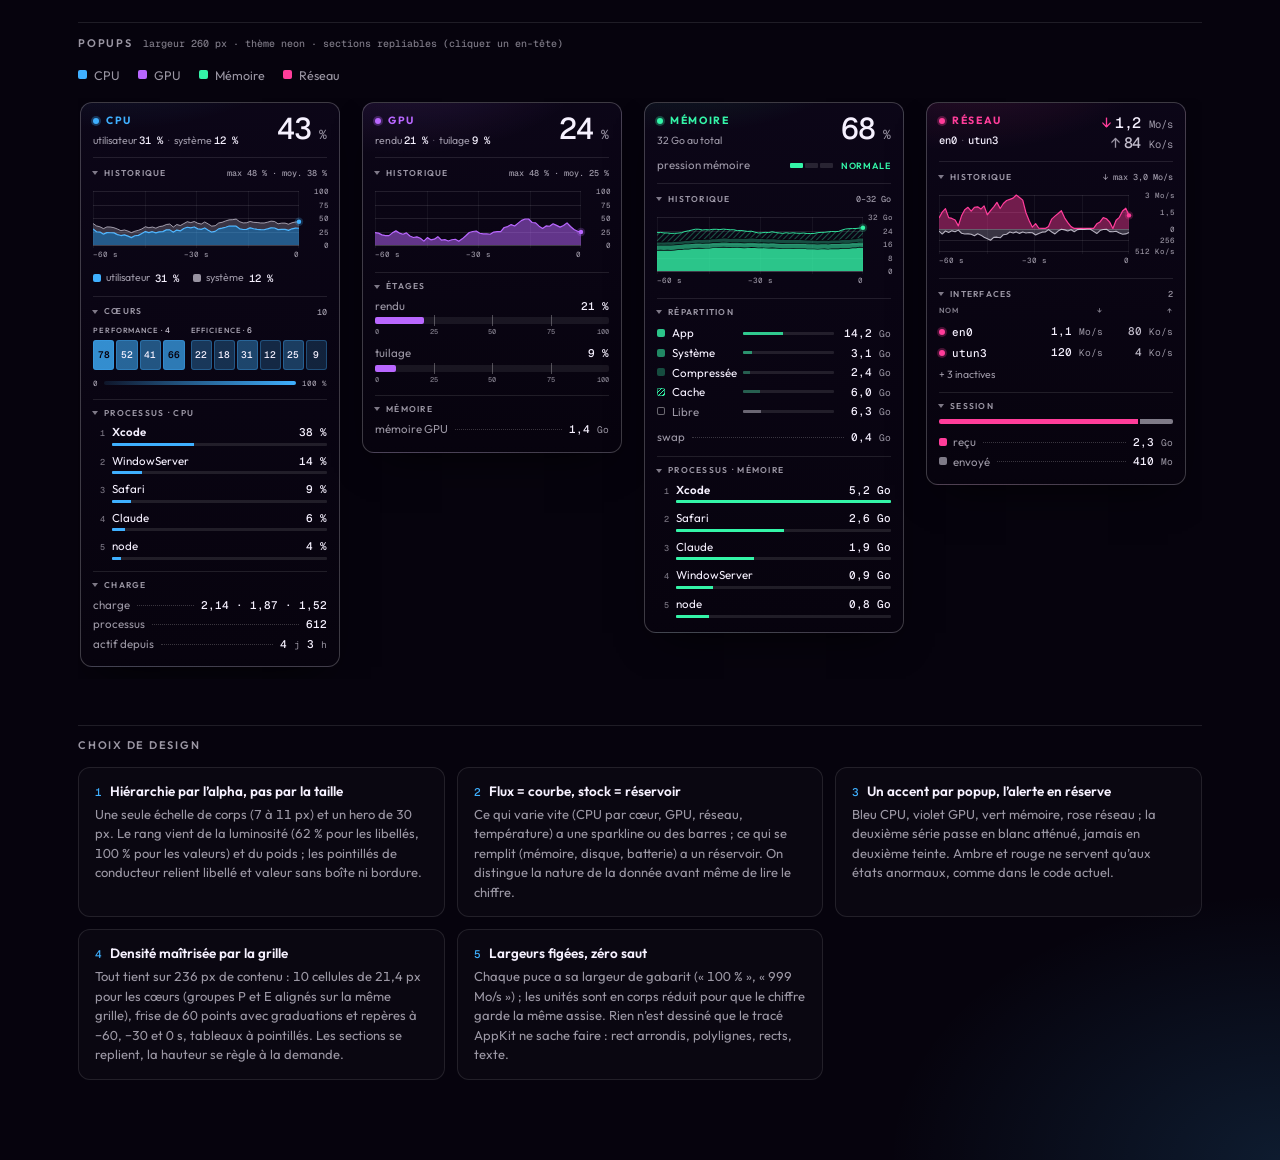
<file: designs/widgets/direction-3-console.html>
<!doctype html>
<html lang="fr">
<head>
<meta charset="utf-8">
<meta name="viewport" content="width=device-width,initial-scale=1">
<title>Direction 3 — Console</title>
<style>
@font-face{font-family:"Outfit";src:url([data-uri]) format("woff2");font-weight:100 900;font-style:normal}
@font-face{font-family:"Geist Mono";src:url([data-uri]) format("woff2");font-weight:100 900;font-style:normal}

/* Jetons du thème « neon » (neon.css) */
:root{
  --bg:#06030d;--text:#f6f1ff;--muted:rgba(246,241,255,.62);
  --hair:rgba(255,255,255,.1);--hair-strong:rgba(255,255,255,.22);--soft:rgba(255,255,255,.04);
  --blue:#3fb0ff;--purple:#ff3d9a;--green:#34f5a8;--amber:#ffa31a;--danger:#ff5468;--violet:#b967ff;
  --chart-a:#3fb0ff;--chart-b:#ff3d9a;
  --font:"Outfit",-apple-system,BlinkMacSystemFont,"SF Pro Text","Helvetica Neue",Arial,sans-serif;
  --mono:"Geist Mono",ui-monospace,"SF Mono",Menlo,monospace;
  --bg-image:radial-gradient(520px 340px at 30% -6%,rgba(255,61,154,.16),transparent 70%),radial-gradient(560px 380px at 100% 100%,rgba(63,176,255,.14),transparent 70%),linear-gradient(180deg,#0b0516,#06030d);
}
*{box-sizing:border-box}
html{background:var(--bg)}
body{margin:0;background:var(--bg-image) fixed,var(--bg);color:var(--text);font:14px/1.5 var(--font);-webkit-font-smoothing:antialiased;font-variant-numeric:tabular-nums}
.page{max-width:1180px;margin:0 auto;padding:44px 28px 80px}
h1.t{margin:0 0 14px;font:600 30px/1.1 var(--font);letter-spacing:-.01em}
h1.t span{color:var(--blue)}
.princ{margin:0 0 34px;padding:0;list-style:none;display:grid;gap:6px;max-width:820px}
.princ li{display:grid;grid-template-columns:22px 1fr;gap:6px;color:var(--muted);font-size:14px}
.princ li b{font:500 12px/1.9 var(--mono);color:var(--blue)}
.princ li em{font-style:normal;color:var(--text)}
h2.s{margin:46px 0 16px;padding-top:14px;border-top:1px solid var(--hair);font:600 11px/1 var(--font);letter-spacing:.16em;text-transform:uppercase;color:var(--muted);display:flex;gap:10px;align-items:baseline}
h2.s i{font:500 10px var(--mono);letter-spacing:0;text-transform:none;opacity:.8}
p.note{margin:0 0 14px;color:var(--muted);font-size:12.5px;max-width:860px}

/* ── Contextes de barre : sombre / clair ; mono (template) / couleur ── */
.ctx.dark{--ink:#fff;--mut:rgba(255,255,255,.62);--trk:rgba(255,255,255,.32);--chip:rgba(255,255,255,.14);
  --blue:#3fb0ff;--violet:#b967ff;--green:#34f5a8;--pink:#ff6fb5;--bar:#1d1a26}
.ctx.light{--ink:#16141c;--mut:rgba(22,20,28,.62);--trk:rgba(22,20,28,.34);--chip:rgba(22,20,28,.09);
  --blue:#0a6fd0;--violet:#7f35d6;--green:#07895a;--pink:#c4136f;--bar:#e7e6ec}
.ctx.mono{--chip:rgba(255,255,255,.14)}
.ctx.light.mono{--chip:rgba(22,20,28,.11)}
.ctx.mono svg{--acc:var(--ink);--acc2:var(--mut)}
.ctx.color svg{--acc2:var(--mut)}
.ctx.color svg{--acc:var(--k)}
svg.ic{display:block;overflow:visible;shape-rendering:geometricPrecision}
svg.ic .lb{font:700 6.5px/1 var(--font);letter-spacing:.55px;fill:var(--mut)}
svg.ic .vl{font:600 9.5px/1 var(--mono);fill:var(--ink)}
svg.ic .un{font:500 6.6px/1 var(--mono);fill:var(--mut)}
svg.ic .lr{font:500 6.4px/1 var(--mono);fill:var(--mut)}

/* Bandeaux barre des menus */
.bands{display:grid;gap:14px}
.band{border-radius:10px;padding:10px 0;border:1px solid var(--hair)}
.band.dark{background:#15121d}.band.light{background:#cfcdd6}
.band .tag{padding:0 14px 6px;font:600 10px var(--font);letter-spacing:.14em;text-transform:uppercase}
.band.dark .tag{color:rgba(255,255,255,.55)}.band.light .tag{color:rgba(22,20,28,.62)}
.bar{display:flex;align-items:center;gap:7px;height:24px;margin:0 0 8px;padding:0 14px;background:var(--bar)}
.bar:last-child{margin-bottom:0}
.bar .sp{flex:1}
.bar .ck{font:500 12.5px var(--font);color:var(--ink);opacity:.9;white-space:nowrap}
.bar .ph{width:26px;height:10px;border-radius:2px;background:var(--ink);opacity:.18}
.bar .rowtag{font:500 9.5px var(--mono);color:var(--mut);width:84px;flex:none}

/* Agrandissements ×3 */
.zoom{display:grid;grid-template-columns:repeat(auto-fill,minmax(540px,1fr));gap:14px}
.zc{border:1px solid var(--hair);border-radius:12px;background:rgba(255,255,255,.02);overflow:hidden}
.zc h3{margin:0;padding:11px 14px 9px;font:600 12px var(--font);display:flex;align-items:baseline;gap:8px}
.zc h3 span{font:500 10.5px var(--mono);color:var(--muted)}
.zc .cap{padding:0 14px 10px;margin:0;font-size:11.5px;color:var(--muted)}
.zc .zr{display:grid;grid-template-columns:1fr 1fr}
.zc .zt{display:flex;align-items:center;justify-content:center;height:78px;position:relative;border-top:1px solid var(--hair)}
.zc .zt.dark{background:#1d1a26}.zc .zt.light{background:#e7e6ec}
.zc .zt.dark:nth-child(odd){border-right:1px solid var(--hair)}
.zc .zt small{position:absolute;left:8px;top:5px;font:500 8.5px var(--mono);letter-spacing:.04em}
.zc .zt.dark small{color:rgba(255,255,255,.45)}.zc .zt.light small{color:rgba(22,20,28,.5)}

/* ── Popups ───────────────────────────────────────────────────────────── */
.pops{display:grid;grid-template-columns:repeat(4,260px);gap:22px;justify-content:start;align-items:start;overflow-x:auto;padding:4px 2px 12px}
.pop{--acc:var(--blue);width:260px;padding:12px;border:1px solid var(--hair-strong);border-radius:12px;color:var(--text);font:11.5px/1.35 var(--font);
  background:radial-gradient(260px 130px at 15% -12%,color-mix(in srgb,var(--acc) 15%,transparent),transparent 72%),linear-gradient(180deg,rgba(12,6,24,.97),rgba(7,3,14,.98));
  box-shadow:0 18px 40px -18px rgba(0,0,0,.8)}
.pop[data-k=gpu]{--acc:var(--violet)}.pop[data-k=mem]{--acc:var(--green)}.pop[data-k=net]{--acc:var(--purple)}
.pop .hd{display:flex;justify-content:space-between;align-items:flex-start;gap:10px;padding-bottom:10px}
.pop .tt{display:flex;align-items:center;gap:7px;font:700 10.5px/1 var(--font);letter-spacing:.16em;text-transform:uppercase;color:var(--acc)}
.pop .dot{width:6px;height:6px;border-radius:50%;background:var(--acc);box-shadow:0 0 0 2px color-mix(in srgb,var(--acc) 28%,transparent);flex:none}
.pop .sb{margin-top:7px;font:400 10.5px/1.4 var(--font);color:var(--muted)}
.pop .sb b{font:500 10.5px var(--mono);color:var(--text)}
.pop .sb u{text-decoration:none;margin:0 5px;opacity:.5}
.pop .hero{font:500 30px/.95 var(--mono);letter-spacing:-.03em;text-align:right;white-space:nowrap}
.pop .hero i{font:400 13px var(--mono);font-style:normal;color:var(--muted);letter-spacing:0}
.pop .dual{display:grid;gap:3px;text-align:right}
.pop .dual b{display:block;font:500 15px/1.1 var(--mono);white-space:nowrap;letter-spacing:-.02em}
.pop .dual b i{font:400 10.5px var(--mono);font-style:normal;color:var(--muted);letter-spacing:0;margin-left:2px}
.pop .dual b em{font-style:normal;margin-right:4px}
.pop .dual b:first-child em{color:var(--acc)}
.pop .dual b:last-child{color:rgba(246,241,255,.78)}
.pop .dual b:last-child em{color:var(--muted)}
.pop details{border-top:1px solid var(--hair)}
.pop summary{list-style:none;display:flex;align-items:center;gap:7px;cursor:pointer;padding:9px 0 7px;font:600 8.5px/1 var(--font);letter-spacing:.15em;text-transform:uppercase;color:var(--muted);user-select:none}
.pop summary::-webkit-details-marker{display:none}
.pop summary .chev{width:0;height:0;border-left:4px solid currentColor;border-top:3px solid transparent;border-bottom:3px solid transparent;opacity:.8;transition:transform .12s}
.pop details[open]>summary .chev{transform:rotate(90deg)}
.pop summary .meta{margin-left:auto;font:500 8.5px var(--mono);letter-spacing:0;text-transform:none;color:var(--muted)}
.pop details>.bd{padding:0 0 11px}
.pop details:last-child>.bd{padding-bottom:2px}
.pop svg.ch{display:block;width:236px}
.pop svg.ch .gl{stroke:var(--hair);stroke-width:1;shape-rendering:crispEdges}
.pop svg.ch .gl.base{stroke:var(--hair-strong)}
.pop svg.ch .gv{stroke:rgba(255,255,255,.05);stroke-width:1;shape-rendering:crispEdges}
.pop svg.ch .ax{font:500 7.5px var(--mono);fill:rgba(246,241,255,.58)}
.pop svg.ch .ax.l{fill:rgba(246,241,255,.58)}
.lg{display:flex;flex-wrap:wrap;gap:4px 14px;margin-top:9px;font-size:10.5px;color:var(--muted)}
.lg span{display:flex;align-items:center;gap:5px;white-space:nowrap}
.lg b{font:500 10.5px var(--mono);color:var(--text)}
.sw{width:8px;height:8px;border-radius:2px;flex:none;background:var(--acc)}
.r{display:flex;align-items:baseline;gap:7px;line-height:1.5}
.r+.r{margin-top:2px}
.r .k{color:var(--muted);white-space:nowrap;display:flex;align-items:center;gap:6px}
.r .ld{flex:1;min-width:8px;border-bottom:1px dotted rgba(255,255,255,.2);transform:translateY(-3px)}
.r .v{font:500 11px var(--mono);white-space:nowrap}
.r .v i{font:400 9.5px var(--mono);font-style:normal;color:var(--muted)}
/* Carte de chaleur des cœurs */
.heat{display:flex;gap:6px}
.heat .g{min-width:0}
.heat .g.p{flex:0 0 91.6px}.heat .g.e{flex:1}
.heat .gl2{display:flex;justify-content:flex-start;font:600 7.5px/1 var(--font);letter-spacing:.12em;text-transform:uppercase;color:var(--muted);margin-bottom:5px;white-space:nowrap}
.heat .gl2 b{font:500 8px var(--mono);letter-spacing:0;color:rgba(246,241,255,.8)}
.heat .cells{display:grid;gap:2px}
.heat .g.p .cells{grid-template-columns:repeat(4,1fr)}.heat .g.e .cells{grid-template-columns:repeat(6,1fr)}
.cell{height:30px;border-radius:3px;display:grid;place-items:center;font:500 9.5px var(--mono);color:var(--text);
  background:color-mix(in srgb,var(--acc) var(--h),transparent);box-shadow:inset 0 0 0 1px color-mix(in srgb,var(--acc) 30%,transparent)}
.cell.hi{color:#08040f;font-weight:600}
.scale{display:flex;align-items:center;gap:6px;margin-top:8px;font:500 7.5px var(--mono);color:var(--muted)}
.scale i{flex:1;height:4px;border-radius:2px;background:linear-gradient(90deg,color-mix(in srgb,var(--acc) 10%,transparent),var(--acc))}
/* Processus */
.pl{display:grid;gap:7px}
.pi{display:grid;grid-template-columns:12px 1fr auto;column-gap:7px;align-items:baseline}
.pi .rk{font:500 8.5px var(--mono);color:rgba(246,241,255,.45);text-align:right}
.pi .nm{white-space:nowrap;overflow:hidden;text-overflow:ellipsis;font-size:11.5px}
.pi .vv{font:500 11px var(--mono)}
.pi .bar2{grid-column:2/-1;height:3px;margin-top:3px;background:var(--hair);border-radius:1px;overflow:hidden}
.pi .bar2 i{display:block;height:100%;background:var(--acc)}
.pi:first-child .nm{font-weight:600}
/* Jauges à graduation */
.gauge+.gauge{margin-top:9px}
.gauge .gt{display:flex;justify-content:space-between;align-items:baseline;margin-bottom:4px}
.gauge .gt span{color:var(--muted)}.gauge .gt b{font:500 11px var(--mono)}
.gauge .tr{position:relative;height:7px;background:rgba(255,255,255,.07);border-radius:2px}
.gauge .tr i{position:absolute;left:0;top:0;bottom:0;background:var(--acc);border-radius:2px}
.gauge .tr u{position:absolute;top:-2px;bottom:-2px;width:1px;background:rgba(255,255,255,.28)}
.gauge .sc{position:relative;height:9px;margin-top:3px;font:500 7px var(--mono);color:rgba(246,241,255,.5)}
.gauge .sc span{position:absolute;transform:translateX(-50%)}
.gauge .sc span:first-child{transform:none}.gauge .sc span:last-child{transform:translateX(-100%)}
/* Mémoire */
.mr{display:grid;grid-template-columns:8px 64px 1fr 50px;align-items:center;column-gap:7px;line-height:1.7}
.mr .lb2{white-space:nowrap}
.mr .bt{height:3px;background:var(--hair);border-radius:1px;overflow:hidden}.mr .bt i{display:block;height:100%}
.mr .vv{font:500 11px var(--mono);text-align:right;white-space:nowrap}
.mr.free .sw{background:transparent;box-shadow:inset 0 0 0 1px rgba(255,255,255,.4)}
.mr.hatch .sw{background:repeating-linear-gradient(135deg,var(--acc) 0 1px,transparent 1px 3px);opacity:1!important;box-shadow:inset 0 0 0 1px color-mix(in srgb,var(--acc) 60%,transparent)}
.mr.free .lb2{color:var(--muted)}
.mr.free .bt i{background:rgba(246,241,255,.34)!important;opacity:1!important}
.pr{display:flex;align-items:center;gap:8px;padding:0 0 10px}
.pr .k{color:var(--muted)}
.pr .seg{display:flex;gap:2px;margin-left:auto}
.pr .seg i{width:13px;height:5px;border-radius:1px;background:rgba(255,255,255,.12)}
.pr .seg i.on{background:var(--acc)}
.pr .st{font:600 9px/1 var(--font);letter-spacing:.1em;text-transform:uppercase;color:var(--acc);display:flex;align-items:center;gap:5px}
.pr .st i{width:6px;height:6px;border-radius:50%;background:var(--acc)}
/* Réseau */
.itb{display:grid;grid-template-columns:1fr 66px 66px;column-gap:4px;align-items:baseline}
.itb .h{font:600 7.5px/1 var(--font);letter-spacing:.14em;text-transform:uppercase;color:rgba(246,241,255,.5);padding-bottom:6px}
.itb .h.rt{text-align:right}
.itb .n{display:flex;align-items:center;gap:7px;font:500 11px var(--mono);padding:3px 0}
.itb .n i{width:6px;height:6px;border-radius:50%;background:var(--acc);box-shadow:0 0 0 2px color-mix(in srgb,var(--acc) 26%,transparent)}
.itb .c{font:500 11px var(--mono);text-align:right;white-space:nowrap;padding:3px 0}
.itb .c i{font:400 9.5px var(--mono);font-style:normal;color:var(--muted)}
.itb .c.up{color:rgba(246,241,255,.78)}
.itb .more{grid-column:1/-1;color:var(--muted);font-size:10.5px;padding-top:4px}
.ses{display:flex;height:5px;border-radius:2px;overflow:hidden;gap:2px;margin:2px 0 9px}
.ses i{display:block;height:100%}

/* Choix de design */
.choices{display:grid;grid-template-columns:repeat(auto-fit,minmax(320px,1fr));gap:12px;margin:0;padding:0;list-style:none}
.choices li{border:1px solid var(--hair);border-radius:12px;padding:14px 16px;background:rgba(255,255,255,.02);font-size:13px;color:var(--muted)}
.choices li b{display:block;margin-bottom:5px;font:600 13.5px var(--font);color:var(--text)}
.choices li b span{font:500 11px var(--mono);color:var(--blue);margin-right:8px}
.legendrow{display:flex;gap:18px;flex-wrap:wrap;margin:0 0 14px;font-size:12.5px;color:var(--muted)}
.legendrow span{display:flex;align-items:center;gap:7px}
.legendrow i{width:9px;height:9px;border-radius:2px}
</style>
</head>
<body>
<div class="page">

<h1 class="t">Direction 3 <span>—</span> Console</h1>
<ul class="princ">
  <li><b>01</b><span><em>Deux niveaux, une puce.</em> Micro-étiquette en petites capitales au-dessus, valeur tabulaire en dessous, graphe intégré à droite : la largeur est fixée par le pire cas, la rangée ne bouge jamais.</span></li>
  <li><b>02</b><span><em>Hiérarchie par la luminosité et le poids</em>, pas par la taille : étiquettes à 62 %, valeurs en police mono pleine luminosité, séparateurs à 1 px, sections repliables.</span></li>
  <li><b>03</b><span><em>Un seul accent par widget.</em> L’intensité (alpha) porte la donnée ; l’ambre et le rouge restent réservés aux états d’alerte ; en monochrome tout passe par l’alpha.</span></li>
</ul>

<h2 class="s">Barre des menus <i>taille réelle · 18 pt de haut dans une barre de 24 pt</i></h2>
<p class="note">Chaque puce est un SVG dessiné à l’échelle (1 unité = 1 pt). Rangée monochrome = image « template » (blanc sur barre sombre, noir sur barre claire, le fond de puce n’est qu’un alpha) ; rangée couleur = encre nommée, accent assombri sur barre claire pour garder le contraste.</p>
<div class="bands" id="bands"></div>

<h2 class="s">Agrandissements ×3 <i>un widget par carte · mono sombre, mono clair, couleur sombre, couleur clair</i></h2>
<div class="zoom" id="zoom"></div>

<h2 class="s">Popups <i>largeur 260 px · thème neon · sections repliables (cliquer un en-tête)</i></h2>
<div class="legendrow">
  <span><i style="background:var(--blue)"></i>CPU</span><span><i style="background:var(--violet)"></i>GPU</span><span><i style="background:var(--green)"></i>Mémoire</span><span><i style="background:var(--purple)"></i>Réseau</span>
</div>
<div class="pops" id="pops"></div>

<h2 class="s">Choix de design</h2>
<ul class="choices">
  <li><b><span>1</span>Hiérarchie par l’alpha, pas par la taille</b>Une seule échelle de corps (7 à 11 px) et un hero de 30 px. Le rang vient de la luminosité (62 % pour les libellés, 100 % pour les valeurs) et du poids ; les pointillés de conducteur relient libellé et valeur sans boîte ni bordure.</li>
  <li><b><span>2</span>Flux = courbe, stock = réservoir</b>Ce qui varie vite (CPU par cœur, GPU, réseau, température) a une sparkline ou des barres ; ce qui se remplit (mémoire, disque, batterie) a un réservoir. On distingue la nature de la donnée avant même de lire le chiffre.</li>
  <li><b><span>3</span>Un accent par popup, l’alerte en réserve</b>Bleu CPU, violet GPU, vert mémoire, rose réseau ; la deuxième série passe en blanc atténué, jamais en deuxième teinte. Ambre et rouge ne servent qu’aux états anormaux, comme dans le code actuel.</li>
  <li><b><span>4</span>Densité maîtrisée par la grille</b>Tout tient sur 236 px de contenu : 10 cellules de 21,4 px pour les cœurs (groupes P et E alignés sur la même grille), frise de 60 points avec graduations et repères à −60, −30 et 0 s, tableaux à pointillés. Les sections se replient, la hauteur se règle à la demande.</li>
  <li><b><span>5</span>Largeurs figées, zéro saut</b>Chaque puce a sa largeur de gabarit (« 100 % », « 999 Mo/s ») ; les unités sont en corps réduit pour que le chiffre garde la même assise. Rien n’est dessiné que le tracé AppKit ne sache faire : rect arrondis, polylignes, rects, texte.</li>
</ul>

</div>

<script>
/* ══ Données de démonstration (invariants) ══════════════════════════════════ */
function rng(seed){return()=>{seed|=0;seed=seed+0x6D2B79F5|0;let t=Math.imul(seed^seed>>>15,1|seed);t=t+Math.imul(t^t>>>7,61|t)^t;return((t^t>>>14)>>>0)/4294967296}}
function series(n,end,o){const r=rng(o.seed);const a=[];let x=0;
  for(let i=0;i<n;i++){x=x*.8+(r()-.5)*o.vol;a.push(o.base+Math.sin(i/n*Math.PI*2.4+o.seed)*o.amp+x)}
  const off=end-a[n-1];return a.map((v,i)=>{const t=i/(n-1);const w=v+off*t*t,k=o.hi*.82,q=o.hi-k;return Math.max(o.lo,w>k?k+q*Math.tanh((w-k)/q):w)})}
const N=60;
const D={
  cpuU:series(N,31,{seed:3,base:27,amp:5,vol:9,lo:8,hi:70}),
  cpuS:series(N,12,{seed:9,base:10,amp:2,vol:2.4,lo:3,hi:22}),
  P:[78,52,41,66],E:[22,18,31,12,25,9],
  gpu:series(N,24,{seed:21,base:18,amp:7,vol:13,lo:2,hi:70}),
  mApp:series(N,14.2,{seed:5,base:13.2,amp:.9,vol:.5,lo:11,hi:18}),
  mSys:series(N,3.1,{seed:7,base:3.05,amp:.05,vol:.05,lo:2.9,hi:3.3}),
  mCmp:series(N,2.4,{seed:11,base:2.1,amp:.3,vol:.14,lo:1.5,hi:2.8}),
  mCac:series(N,6.0,{seed:13,base:5.0,amp:1.0,vol:.8,lo:3,hi:9}),
  rx:series(N,1.2,{seed:31,base:.95,amp:.6,vol:1.5,lo:.05,hi:3.3}),   // Mo/s
  tx:series(N,84,{seed:37,base:70,amp:35,vol:130,lo:6,hi:500}),        // Ko/s
  temp:series(N,50,{seed:41,base:48,amp:3,vol:2.2,lo:41,hi:58})
};
D.cpuT=D.cpuU.map((u,i)=>u+D.cpuS[i]);
const NB=' ';
const f1=(n,d=1)=>n.toFixed(d).replace('.',',');
const max=a=>Math.max(...a), avg=a=>a.reduce((x,y)=>x+y,0)/a.length;
const fx=n=>(Math.round(n*100)/100);

/* ══ Icônes (1 unité = 1 pt, hauteur 18) ═══════════════════════════════════ */
const PAD=4,GAP=3,H=18,GY=2.5,GH=13.4;
function spark(v,w,{min=0,mx=100,n=30,dash=false}={}){
  const s=v.slice(-n),pts=s.map((y,i)=>[i/(n-1)*w,GH-1-(Math.min(mx,Math.max(min,y))-min)/(mx-min)*(GH-2)]);
  const L=pts.map(p=>fx(p[0])+' '+fx(p[1])).join(' L');
  return `<line x1="0" x2="${w}" y1="${GH-.5}" y2="${GH-.5}" stroke="var(--trk)" stroke-width="1"/>`
   +`<path d="M${L} L${w} ${GH} L0 ${GH}Z" fill="var(--acc)" opacity=".26"/>`
   +`<path d="M${L}" fill="none" stroke="var(--acc)" stroke-width="1.15" stroke-linejoin="round" stroke-linecap="round"/>`
   +`<circle cx="${fx(pts.at(-1)[0])}" cy="${fx(pts.at(-1)[1])}" r="1.15" fill="var(--acc)"/>`;
}
function coreBars(P,E,w=17){
  const gg=.55,grp=1.4,bw=(w-grp-8*gg)/10;let x=0,s='';
  const bar=(v,o)=>{const h=Math.max(1,v/100*GH);s+=`<rect x="${fx(x)}" y="0" width="${fx(bw)}" height="${GH}" fill="var(--trk)" opacity=".4"/><rect x="${fx(x)}" y="${fx(GH-h)}" width="${fx(bw)}" height="${fx(h)}" fill="var(--acc)" opacity="${o}"/>`;x+=bw+gg};
  P.forEach(v=>bar(v,1));x+=grp-gg;E.forEach(v=>bar(v,.62));return s;
}
function tank(w,layers){
  const iw=w-3,ih=GH-3;let c=0,s=`<rect x=".5" y=".5" width="${w-1}" height="${GH-1}" rx="2" fill="none" stroke="var(--trk)" stroke-width="1"/>`;
  layers.forEach(([f,o])=>{const h=f*ih,y=1.5+ih-(c+f)*ih;s+=`<rect x="1.5" y="${fx(y)}" width="${iw}" height="${fx(h)}" fill="var(--acc)" opacity="${o}"/>`;c+=f});
  return s;
}
function battery(f){
  return `<rect x=".5" y="2.9" width="13.6" height="7.6" rx="2.1" fill="none" stroke="var(--mut)" stroke-width="1"/>`
   +`<rect x="14.7" y="5.5" width="1.6" height="2.4" rx=".8" fill="var(--mut)"/>`
   +`<rect x="1.8" y="4.2" width="${fx(11*f)}" height="5" rx="1" fill="var(--acc)"/>`;
}
const arrow=(x,y,dir,cls)=>`<path transform="translate(${x} ${y})" d="${dir==='d'?'M2 .2V4.7M.1 2.9L2 4.8L3.9 2.9':'M2 4.8V.3M.1 2.1L2 .2L3.9 2.1'}" fill="none" stroke="${cls}" stroke-width="1" stroke-linecap="round" stroke-linejoin="round"/>`;
const val=(num,unit)=>`<text class="vl" x="${PAD}" y="15.9">${num}<tspan class="un" dx=".7">${unit}</tspan></text>`;
const lab=(t)=>`<text class="lb" x="${PAD}" y="6.6">${t}</text>`;
const ICONS={
  cpu:{k:'blue',name:'CPU',tc:23,gw:17,desc:'10 barres de cœurs : 4 P pleins, 6 E à 62 %',
    build:()=>({label:lab('CPU'),value:val('43','%'),graph:coreBars(D.P,D.E)})},
  gpu:{k:'violet',name:'GPU',tc:23,gw:17,desc:'sparkline 30 points, échelle 0–100 %',
    build:()=>({label:lab('GPU'),value:val('24','%'),graph:spark(D.gpu,17)})},
  mem:{k:'green',name:'Mémoire',tc:23,gw:9,desc:'réservoir empilé : app, système, compressée, cache',
    build:()=>({label:lab('MEM'),value:val('68','%'),graph:tank(9,[[14.2/32,1],[3.1/32,.68],[2.4/32,.44],[6/32,.24]])})},
  net:{k:'pink',name:'Réseau',tc:52,gw:17,desc:'↓ en valeur, ↑ en repère haut ; double sparkline',
    build:()=>{const tcr=PAD+52,t='84',fs=6.4,w=(t.length+5)*.6*fs;
      return{label:lab('RÉS')+arrow(fx(tcr-w-5.2),2.4,'u','var(--mut)')+`<text class="lr" x="${tcr}" y="6.6" text-anchor="end">84 Ko/s</text>`,
        value:arrow(PAD,9.8,'d','var(--acc)')+`<text class="vl" x="${PAD+6}" y="15.9">1,2<tspan class="un" dx=".7">Mo/s</tspan></text>`,
        graph:spark(D.rx,17,{mx:3.2,n:30}).replace('<path d="M','<path d="M').replace(/<circle[^>]*\/>$/,'')
         +`<path d="M${D.tx.slice(-30).map((y,i)=>fx(i/29*17)+' '+fx(GH-1-Math.min(500,y)/500*(GH-2))).join(' L')}" fill="none" stroke="var(--acc2)" stroke-width="1" stroke-linejoin="round" opacity=".9"/>`}}},
  tmp:{k:'blue',name:'Température',tc:25,gw:17,desc:'sparkline 30 points, échelle 42–58 °C',
    build:()=>({label:lab('TEMP'),value:val('50','°C'),graph:spark(D.temp,17,{min:42,mx:58})})},
  bat:{k:'green',name:'Batterie',tc:23,gw:17,desc:'pile 82 % ; éclair = en charge',
    build:()=>({label:lab('BAT')+`<path transform="translate(${PAD+15.6} 2.3)" d="M2.1 0L0 2.8H1.3L.7 4.6L3 1.7H1.7Z" fill="var(--acc)"/>`,value:val('82','%'),graph:battery(.82)})},
  dsk:{k:'violet',name:'Disque',tc:23,gw:9,desc:'réservoir 74 % ; passe au rouge à partir de 90 %',
    build:()=>({label:lab('DSK'),value:val('74','%'),graph:tank(9,[[.74,1]])})}
};
const ORDER=['cpu','gpu','mem','net','tmp','bat','dsk'];
function icon(id,s=1){
  const d=ICONS[id],b=d.build(),W=PAD+d.tc+GAP+d.gw+PAD,gx=PAD+d.tc+GAP;
  return {W,svg:`<svg class="ic" style="--k:var(--${d.k})" width="${W*s}" height="${H*s}" viewBox="0 0 ${W} ${H}"><rect width="${W}" height="${H}" rx="4" fill="var(--chip)"/>${b.label}${b.value}<g transform="translate(${gx} ${GY})">${b.graph}</g></svg>`};
}
// Bandeaux
(function(){
  const el=document.getElementById('bands');
  const mk=(theme)=>{
    const row=(mode,tag)=>`<div class="ctx ${theme} ${mode}"><div class="bar"><span class="rowtag">${tag}</span>${ORDER.map(id=>icon(id).svg).join('')}<span class="sp"></span><span class="ph"></span><span class="ph" style="width:14px"></span><span class="ck">sam. 25 oct. 16:42</span></div></div>`;
    return `<div class="band ${theme}"><div class="tag">Barre ${theme==='dark'?'sombre':'claire'}</div>${row('mono','monochrome')}${row('color','couleur')}</div>`;
  };
  el.innerHTML=mk('dark')+mk('light');
})();
// ×3
(function(){
  const el=document.getElementById('zoom');
  el.innerHTML=ORDER.map(id=>{
    const d=ICONS[id],I=icon(id,3),W=I.W;
    const tile=(theme,mode,lbl)=>`<div class="zt ctx ${theme} ${mode}" style="background:var(--bar)"><small>${lbl}</small>${icon(id,3).svg}</div>`;
    return `<div class="zc"><h3>${d.name}<span>${W} × 18 pt</span></h3><p class="cap">${d.desc}</p><div class="zr">${tile('dark','mono','mono · sombre')}${tile('light','mono','mono · clair')}${tile('dark','color','couleur · sombre')}${tile('light','color','couleur · clair')}</div></div>`}).join('');
})();

/* ══ Graphiques de popup ═══════════════════════════════════════════════════ */
let HID=0;
function stackChart({layers,ymax,grid,PW=206,W=236,top=5,PH=54,xl=['−60'+NB+'s','−30'+NB+'s','0']}){
  const hid='hatch'+(HID++);layers.forEach(L=>{L.fill=L.fill.replace('#hatch','#'+hid)});
  const n=layers[0].v.length,X=i=>i/(n-1)*PW,Y=v=>top+PH-Math.min(v,ymax)/ymax*PH;
  let g='';
  [0,.25,.5,.75,1].forEach(t=>{const x=Math.min(PW-.5,Math.max(.5,Math.round(t*PW)+.5));g+=`<line class="gv" x1="${x}" x2="${x}" y1="${top}" y2="${top+PH+3}"/>`});
  grid.forEach(({v,l})=>{const y=Math.round(Y(v))+.5;g+=`<line class="gl${v===0?' base':''}" x1="0" x2="${PW}" y1="${y}" y2="${y}"/><text class="ax" x="${W}" y="${y+2.6}" text-anchor="end">${l}</text>`});
  const cum=[];layers.forEach((L,k)=>cum.push(L.v.map((v,i)=>(k?cum[k-1][i]:0)+v)));
  layers.forEach((L,k)=>{
    const t=cum[k].map((v,i)=>fx(X(i))+' '+fx(Y(v))),b=(k?cum[k-1]:cum[k].map(()=>0)).map((v,i)=>fx(X(i))+' '+fx(Y(v))).reverse();
    g+=`<path d="M${t.join(' L')} L${b.join(' L')}Z" fill="${L.fill}" fill-opacity="${L.fo}"/>`
      +`<path d="M${t.join(' L')}" fill="none" stroke="${L.stroke}" stroke-opacity="${L.so}" stroke-width="${L.sw||1.2}" stroke-linejoin="round"/>`;
  });
  const last=cum.at(-1).at(-1);g+=`<circle cx="${PW}" cy="${fx(Y(last))}" r="2.2" fill="var(--acc)"/><circle cx="${PW}" cy="${fx(Y(last))}" r="4.2" fill="var(--acc)" opacity=".22"/>`;
  const by=top+PH+12;
  g+=`<text class="ax" x="0" y="${by}">${xl[0]}</text><text class="ax" x="${PW/2}" y="${by}" text-anchor="middle">${xl[1]}</text><text class="ax" x="${PW}" y="${by}" text-anchor="end">${xl[2]}</text>`;
  return `<svg class="ch" viewBox="0 0 ${W} ${top+PH+16}" height="${top+PH+16}"><defs><pattern id="${hid}" width="4" height="4" patternUnits="userSpaceOnUse" patternTransform="rotate(45)"><line x1="0" y1="0" x2="0" y2="4" stroke="var(--acc)" stroke-opacity=".55" stroke-width="1.2"/></pattern></defs>${g}</svg>`;
}
function mirrorChart(){
  const W=236,PW=190,top=5,hu=34,hd=22,cy=top+hu,n=N,X=i=>i/(n-1)*PW,Yu=v=>cy-Math.min(v,3)/3*hu,Yd=v=>cy+Math.min(v,512)/512*hd;
  let g='';
  [0,.25,.5,.75,1].forEach(t=>{const x=Math.min(PW-.5,Math.max(.5,Math.round(t*PW)+.5));g+=`<line class="gv" x1="${x}" x2="${x}" y1="${top}" y2="${cy+hd+3}"/>`});
  [[cy-hu,'3'+NB+'Mo/s'],[cy-hu/2,'1,5'],[cy,'0'],[cy+hd/2,'256'],[cy+hd,'512'+NB+'Ko/s']].forEach(([y0,l],i)=>{const y=Math.round(y0)+.5;g+=`<line class="gl${i===2?' base':''}" x1="0" x2="${PW}" y1="${y}" y2="${y}"/><text class="ax" x="${W}" y="${y+2.6}" text-anchor="end">${l}</text>`});
  const dn=D.rx.map((v,i)=>fx(X(i))+' '+fx(Yu(v))),up=D.tx.map((v,i)=>fx(X(i))+' '+fx(Yd(v)));
  g+=`<path d="M${dn.join(' L')} L${PW} ${cy} L0 ${cy}Z" fill="var(--acc)" fill-opacity=".42"/><path d="M${dn.join(' L')}" fill="none" stroke="var(--acc)" stroke-width="1.2" stroke-linejoin="round"/>`
    +`<path d="M${up.join(' L')} L${PW} ${cy} L0 ${cy}Z" fill="#f6f1ff" fill-opacity=".2"/><path d="M${up.join(' L')}" fill="none" stroke="#f6f1ff" stroke-opacity=".7" stroke-width="1.1" stroke-linejoin="round"/>`
    +`<circle cx="${PW}" cy="${fx(Yu(D.rx.at(-1)))}" r="2.2" fill="var(--acc)"/><circle cx="${PW}" cy="${fx(Yu(D.rx.at(-1)))}" r="4.2" fill="var(--acc)" opacity=".22"/>`;
  const by=cy+hd+12;
  g+=`<text class="ax" x="0" y="${by}">−60${NB}s</text><text class="ax" x="${PW/2}" y="${by}" text-anchor="middle">−30${NB}s</text><text class="ax" x="${PW}" y="${by}" text-anchor="end">0</text>`;
  return `<svg class="ch" viewBox="0 0 ${W} ${by+4}" height="${by+4}">${g}</svg>`;
}

/* ══ Blocs de popup ════════════════════════════════════════════════════════ */
const sec=(t,meta,body,open=true)=>`<details${open?' open':''}><summary><span class="chev"></span>${t}${meta?`<span class="meta">${meta}</span>`:''}</summary><div class="bd">${body}</div></details>`;
const row=(k,v)=>`<div class="r"><span class="k">${k}</span><span class="ld"></span><span class="v">${v}</span></div>`;
const plist=(items,fmt,scale)=>`<div class="pl">${items.map((p,i)=>`<div class="pi"><span class="rk">${i+1}</span><span class="nm">${p[0]}</span><span class="vv">${fmt(p[1])}</span><div class="bar2"><i style="width:${(100*p[1]/scale).toFixed(1)}%"></i></div></div>`).join('')}</div>`;
const pctU=n=>`${Math.round(n)}<i>${NB}%</i>`.replace('<i>','<i style="font-size:9.5px">');
const ink='#f6f1ff';

function popCPU(){
  const chart=stackChart({ymax:100,grid:[{v:0,l:'0'},{v:25,l:'25'},{v:50,l:'50'},{v:75,l:'75'},{v:100,l:'100'}],
    layers:[{v:D.cpuU,fill:'var(--acc)',fo:.5,stroke:'var(--acc)',so:1},{v:D.cpuS,fill:ink,fo:.2,stroke:ink,so:.6,sw:1}]});
  const leg=`<div class="lg"><span><i class="sw"></i>utilisateur <b>31${NB}%</b></span><span><i class="sw" style="background:#f6f1ff;opacity:.6"></i>système <b>12${NB}%</b></span></div>`;
  const cell=v=>{const h=Math.round(10+.9*v);return `<div class="cell${v>=60?' hi':''}" style="--h:${h}%">${v}</div>`};
  const heat=`<div class="heat"><div class="g p"><div class="gl2"><span>Performance · <b>4</b></span></div><div class="cells">${D.P.map(cell).join('')}</div></div>`
    +`<div class="g e"><div class="gl2"><span>Efficience · <b>6</b></span></div><div class="cells">${D.E.map(cell).join('')}</div></div></div>`
    +`<div class="scale"><span>0</span><i></i><span>100${NB}%</span></div>`;
  const procs=plist([['Xcode',38],['WindowServer',14],['Safari',9],['Claude',6],['node',4]],v=>v+NB+'%',100);
  return `<div class="pop" data-k="cpu"><div class="hd"><div><div class="tt"><span class="dot"></span>CPU</div><div class="sb">utilisateur <b>31${NB}%</b><u>·</u>système <b>12${NB}%</b></div></div><div class="hero">43<i>${NB}%</i></div></div>`
   +sec('historique',`max ${Math.round(max(D.cpuT))}${NB}% · moy.${NB}${Math.round(avg(D.cpuT))}${NB}%`,chart+leg)
   +sec('cœurs','10',heat)
   +sec('Processus · CPU','',procs)
   +sec('Charge','',row('charge',`2,14 · 1,87 · 1,52`)+row('processus','612')+row('actif depuis',`4${NB}<i>j</i>${NB}3${NB}<i>h</i>`))
   +`</div>`;
}
function popGPU(){
  const chart=stackChart({ymax:100,grid:[{v:0,l:'0'},{v:25,l:'25'},{v:50,l:'50'},{v:75,l:'75'},{v:100,l:'100'}],
    layers:[{v:D.gpu,fill:'var(--acc)',fo:.5,stroke:'var(--acc)',so:1}]});
  const gauge=(l,v)=>`<div class="gauge"><div class="gt"><span>${l}</span><b>${v}${NB}%</b></div><div class="tr"><i style="width:${v}%"></i><u style="left:25%"></u><u style="left:50%"></u><u style="left:75%"></u></div><div class="sc"><span style="left:0">0</span><span style="left:25%">25</span><span style="left:50%">50</span><span style="left:75%">75</span><span style="left:100%">100</span></div></div>`;
  return `<div class="pop" data-k="gpu"><div class="hd"><div><div class="tt"><span class="dot"></span>GPU</div><div class="sb">rendu <b>21${NB}%</b><u>·</u>tuilage <b>9${NB}%</b></div></div><div class="hero">24<i>${NB}%</i></div></div>`
   +sec('historique',`max ${Math.round(max(D.gpu))}${NB}% · moy.${NB}${Math.round(avg(D.gpu))}${NB}%`,chart)
   +sec('Étages','',gauge('rendu',21)+gauge('tuilage',9))
   +sec('Mémoire','',row('mémoire GPU',`1,4${NB}<i>Go</i>`))
   +`</div>`;
}
function popMEM(){
  const A='var(--acc)';
  const chart=stackChart({ymax:32,grid:[{v:0,l:'0'},{v:8,l:'8'},{v:16,l:'16'},{v:24,l:'24'},{v:32,l:'32'+NB+'Go'}],
    layers:[{v:D.mApp,fill:A,fo:.8,stroke:'var(--bg)',so:1,sw:1.3},{v:D.mSys,fill:A,fo:.55,stroke:'var(--bg)',so:1,sw:1.3},{v:D.mCmp,fill:A,fo:.3,stroke:'var(--bg)',so:1,sw:1.3},{v:D.mCac,fill:'url(#hatch)',fo:1,stroke:A,so:.9,sw:1}]});
  const mr=(o,l,go,cls='')=>`<div class="mr ${cls}"><i class="sw" ${cls&&cls!=='hatch'?'':`style="opacity:${o}"`}></i><span class="lb2">${l}</span><div class="bt"><i style="width:${(go/32*100).toFixed(1)}%;background:var(--acc);opacity:${o}"></i></div><span class="vv">${f1(go)}${NB}<i style="font:400 9.5px var(--mono);font-style:normal;color:var(--muted)">Go</i></span></div>`;
  const procs=plist([['Xcode',5.2],['Safari',2.6],['Claude',1.9],['WindowServer',.9],['node',.8]],v=>f1(v)+NB+'Go',5.2);
  return `<div class="pop" data-k="mem"><div class="hd"><div><div class="tt"><span class="dot"></span>Mémoire</div><div class="sb">32${NB}Go au total</div></div><div class="hero">68<i>${NB}%</i></div></div>`
   +`<div class="pr"><span class="k">pression mémoire</span><span class="seg"><i class="on"></i><i></i><i></i></span><span class="st">normale</span></div>`
   +sec('historique','0–32'+NB+'Go',chart)
   +sec('Répartition','',mr(.8,'App',14.2)+mr(.55,'Système',3.1)+mr(.3,'Compressée',2.4)+mr(.3,'Cache',6.0,'hatch')+mr(0,'Libre',6.3,'free')+`<div style="margin-top:7px">${row('swap',`0,4${NB}<i>Go</i>`)}</div>`)
   +sec('Processus · mémoire','',procs)
   +`</div>`;
}
function popNET(){
  const it=(n,rx,rxu,tx,txu)=>`<div class="n"><i></i>${n}</div><div class="c">${rx}${NB}<i>${rxu}</i></div><div class="c up">${tx}${NB}<i>${txu}</i></div>`;
  const dual=`<div class="dual"><b><em>↓</em>1,2<i>${NB}Mo/s</i></b><b><em>↑</em>84<i>${NB}Ko/s</i></b></div>`;
  return `<div class="pop" data-k="net"><div class="hd"><div><div class="tt"><span class="dot"></span>Réseau</div><div class="sb"><b>en0</b><u>·</u><b>utun3</b></div></div>${dual}</div>`
   +sec('historique',`↓${NB}max ${f1(max(D.rx))}${NB}Mo/s`,mirrorChart())
   +sec('interfaces','2',`<div class="itb"><div class="h">nom</div><div class="h rt">↓</div><div class="h rt">↑</div>${it('en0','1,1','Mo/s','80','Ko/s')}${it('utun3','120','Ko/s','4','Ko/s')}<div class="more">+ 3 inactives</div></div>`)
   +sec('Session','',`<div class="ses"><i style="width:${(2355/(2355+410)*100).toFixed(1)}%;background:var(--acc)"></i><i style="flex:1;background:rgba(246,241,255,.5)"></i></div>`
      +row('<i class="sw"></i>reçu',`2,3${NB}<i>Go</i>`)+row('<i class="sw" style="background:rgba(246,241,255,.5)"></i>envoyé',`410${NB}<i>Mo</i>`))
   +`</div>`;
}
document.getElementById('pops').innerHTML=popCPU()+popGPU()+popMEM()+popNET();
</script>
</body>
</html>
</file>
<file: Resources/themes.css>
/* Status — jetons de thème.
   Un seul bloc de base (:root, valeurs de repli héritées de l'ancien « blueprint » : le thème, désormais refondu dans themes/blueprint.css, les redéfinit tous ; identique à l'apparence historique de
   l'app) puis un bloc [data-theme="…"] par thème qui ne redéfinit que ce qui change. L'ordre
   des blocs compte : à spécificité égale avec :root, un bloc [data-theme] placé après lui
   l'emporte dans la cascade — ne réordonnez pas ces blocs sans le garder en tête. */

/* Polices embarquées (SIL OFL 1.1, voir fonts/LICENSES.txt) : aucune requête réseau. Chargées à la
   demande, seulement par les thèmes qui les utilisent. */
@font-face{font-family:"Geist";src:url("fonts/geist-latin-wght-normal.woff2") format("woff2");font-weight:100 900;font-style:normal;font-display:swap}
@font-face{font-family:"Geist Mono";src:url("fonts/geist-mono-latin-wght-normal.woff2") format("woff2");font-weight:100 900;font-style:normal;font-display:swap}
@font-face{font-family:"Outfit";src:url("fonts/outfit-latin-wght-normal.woff2") format("woff2");font-weight:100 900;font-style:normal;font-display:swap}
@font-face{font-family:"Bricolage Grotesque";src:url("fonts/bricolage-grotesque-latin-wght-normal.woff2") format("woff2");font-weight:200 800;font-style:normal;font-display:swap}
@font-face{font-family:"Instrument Sans";src:url("fonts/instrument-sans-latin-wght-normal.woff2") format("woff2");font-weight:400 700;font-style:normal;font-display:swap}
@font-face{font-family:"Figtree";src:url("fonts/figtree-latin-wght-normal.woff2") format("woff2");font-weight:300 900;font-style:normal;font-display:swap}
@font-face{font-family:"Tilt Neon";src:url("fonts/tilt-neon-latin-400-normal.woff2") format("woff2");font-weight:400;font-style:normal;font-display:swap}
@font-face{font-family:"IBM Plex Sans";src:url("fonts/ibm-plex-sans-latin-300-normal.woff2") format("woff2");font-weight:300;font-style:normal;font-display:swap}
@font-face{font-family:"IBM Plex Sans";src:url("fonts/ibm-plex-sans-latin-400-normal.woff2") format("woff2");font-weight:400;font-style:normal;font-display:swap}
@font-face{font-family:"IBM Plex Sans";src:url("fonts/ibm-plex-sans-latin-500-normal.woff2") format("woff2");font-weight:500;font-style:normal;font-display:swap}
@font-face{font-family:"IBM Plex Sans";src:url("fonts/ibm-plex-sans-latin-600-normal.woff2") format("woff2");font-weight:600;font-style:normal;font-display:swap}
@font-face{font-family:"IBM Plex Mono";src:url("fonts/ibm-plex-mono-latin-400-normal.woff2") format("woff2");font-weight:400;font-style:normal;font-display:swap}
@font-face{font-family:"IBM Plex Mono";src:url("fonts/ibm-plex-mono-latin-500-normal.woff2") format("woff2");font-weight:500;font-style:normal;font-display:swap}

:root{
  color-scheme:dark;
  --bg:#12161C;--sidebar:#0E1217;--panel-bg:rgba(18,22,28,.72);--panel-bg-strong:rgba(18,22,28,.9);
  --text:#CBD5E1;--muted:#5B6673;
  --hair:rgba(103,232,249,.14);--hair-strong:rgba(103,232,249,.28);
  --soft:rgba(103,232,249,.05);--soft-hover:rgba(103,232,249,.1);
  --blue:#67E8F9;--blue-soft:rgba(103,232,249,.07);--purple:#A78BFA;--purple-soft:rgba(167,139,250,.07);
  --green:#5EEAD4;--amber:#FBBF24;--danger:#FB7185;
  --chart-a:#0891B2;--chart-b:#8B5CF6;
  --grid:rgba(103,232,249,.045);
  --font:ui-monospace,"SF Mono","Menlo",monospace;
  --radius:2px;
}

/* ── Rendu dépendant de --provider ──────────────────────────────────────────
   --provider n'est jamais un jeton de thème : il n'est défini qu'en ligne, par
   instance (style="--provider:…" sur .provider / .quota-card). Une propriété
   personnalisée déclarée ici (:root/[data-theme]) calcule ses var() internes à
   SON propre niveau de déclaration, où --provider n'existe pas — un alias du
   genre --rail-fill:…var(--provider)… se figerait donc invalide avant même
   d'atteindre l'élément qui le lit. On cible donc directement les sélecteurs
   consommateurs ci-dessous, où --provider est réellement hérité. Le préfixe
   html[data-theme="…"] n'est pas qu'un scope de thème : sa spécificité plus
   élevée l'emporte sur les .rail i/.quota-track i déjà déclarés dans les
   <style> de menubar.html/dashboard.html, quel que soit l'ordre des feuilles. */

/* Tous les thèmes nommés ont leur propre feuille (themes/<id>.css) qui restyle les jauges. Un futur
   thème qui n'override rien obtient la hachure de base posée en dur dans les règles
   .rail i/.quota-track i de menubar.html/dashboard.html, au lieu d'un rail invisible. */
</file>
<file: Resources/themes/blueprint.css>
/* blueprint — habillage et mise en page, chargé par dashboard.html, menubar.html et widget.html.
   Direction « Plan d'ingénieur » : un cyanotype nocturne. Fond bleu nuit quadrillé (maille fine +
   maille de 80 px), traits de 1 px nets, jauges graduées comme une règle et hachurées comme une
   coupe, chiffres en IBM Plex, libellés en capitales espacées façon cotation. Un seul accent chaud
   (orange sécurité, --sig) sert de repère : onglet actif, bouton principal, curseurs, courbe B.
   Le thème par défaut : sobre, très lisible, rien de décoratif qui ne serve la lecture.
   Tout est scopé html[data-theme="blueprint"] (et html:not([data-theme]) avant le premier rendu JS) :
   la spécificité l'emporte sur les <style> en ligne des pages. Les couleurs d'état suivent
   data-level (ok / warn / crit), calculé sur le RESTANT. */

/* ═══ 1. Jetons ═══════════════════════════════════════════════════════════════
   --blue = OpenAI (bleu architecte), --purple = Claude (bleu-violet calque). Lus aussi par
   widget.html. Les jetons de base de themes.css restent la valeur de repli de ce thème. */
html[data-theme="blueprint"],html:not([data-theme]){
  color-scheme:dark;
  --bg:#08142b;--sidebar:#060f22;--panel-bg:rgba(120,170,255,.045);--panel-bg-strong:rgba(7,16,36,.95);
  --text:#e4eefb;--muted:#9bb0cd;
  --hair:rgba(140,185,255,.2);--hair-strong:rgba(140,185,255,.38);
  --soft:rgba(140,185,255,.06);--soft-hover:rgba(140,185,255,.12);
  --blue:#66ccff;--blue-soft:rgba(102,204,255,.1);--purple:#b7a6ff;--purple-soft:rgba(183,166,255,.1);
  --green:#5fe0b5;--amber:#ffc53d;--danger:#ff6b7c;
  --chart-a:#66ccff;--chart-b:#ff9a4d;
  --grid:rgba(140,185,255,.06);
  --font:"IBM Plex Sans",-apple-system,BlinkMacSystemFont,"SF Pro Text","Helvetica Neue",Arial,sans-serif;
  --radius:2px;
  --bg-image:radial-gradient(130% 70% at 50% -10%,rgba(70,125,220,.2),transparent 62%),
    linear-gradient(rgba(140,185,255,.075) 1px,transparent 1px),linear-gradient(90deg,rgba(140,185,255,.075) 1px,transparent 1px),
    linear-gradient(rgba(140,185,255,.035) 1px,transparent 1px),linear-gradient(90deg,rgba(140,185,255,.035) 1px,transparent 1px);
  --bg-size:auto,80px 80px,80px 80px,16px 16px,16px 16px;
  /* Jetons propres au thème */
  --mono:"IBM Plex Mono",ui-monospace,"SF Mono",Menlo,monospace;
  --sig:#ff8a3d;--ink2:#c3d3ea;--ink3:#9bb0cd;--rule:rgba(140,185,255,.14);
  --card:linear-gradient(180deg,rgba(120,170,255,.07),rgba(120,170,255,.025));
}

/* ═══ 2. Coque : fenêtre, barre latérale, barre de titre ═════════════════════ */
html[data-theme="blueprint"] body,html:not([data-theme]) body{background-image:var(--bg-image);background-size:var(--bg-size);font-size:13px;font-variant-numeric:tabular-nums;-webkit-font-smoothing:antialiased}
html[data-theme="blueprint"] .shell,html[data-theme="blueprint"] .popover,
html:not([data-theme]) .shell,html:not([data-theme]) .popover{--muted:#9bb0cd}

html[data-theme="blueprint"] .sidebar,html:not([data-theme]) .sidebar{padding:20px 14px 16px;background:linear-gradient(180deg,rgba(6,15,34,.94),rgba(6,15,34,.86));border-right:1px solid var(--hair-strong)}
/* Cartouche de plan : le nom de l'app encadré, avec son repère orange. */
html[data-theme="blueprint"] .product,html:not([data-theme]) .product{position:relative;margin:2px 4px 26px;padding:9px 12px 9px 16px;font:500 12.5px/1 var(--mono);letter-spacing:.24em;
  color:var(--text);text-transform:uppercase;border:1px solid var(--hair-strong);background:var(--soft)}
html[data-theme="blueprint"] .product::before,html:not([data-theme]) .product::before{content:"";position:absolute;left:-1px;top:-1px;bottom:-1px;width:3px;background:var(--sig)}

html[data-theme="blueprint"] .nav button,html:not([data-theme]) .nav button{padding:9px 12px 9px 40px;margin-bottom:2px;border:1px solid transparent;border-radius:var(--radius);
  font-size:13.5px;color:var(--ink2);transition:background .12s,border-color .12s,color .12s}
html[data-theme="blueprint"] .nav button::before,html:not([data-theme]) .nav button::before{left:13px;font:500 11px/1 var(--mono);letter-spacing:.04em;opacity:1;color:var(--muted)}
html[data-theme="blueprint"] .nav button:hover,html:not([data-theme]) .nav button:hover{background:var(--soft);border-color:var(--hair);color:var(--text)}
html[data-theme="blueprint"] .nav button.active,html:not([data-theme]) .nav button.active{position:relative;background:linear-gradient(90deg,rgba(102,204,255,.16),rgba(102,204,255,.04));
  border-color:var(--hair-strong);color:#fff;font-weight:600}
html[data-theme="blueprint"] .nav button.active::before,html:not([data-theme]) .nav button.active::before{color:var(--sig)}
html[data-theme="blueprint"] .nav button.active::after,html:not([data-theme]) .nav button.active::after{content:"";position:absolute;left:-1px;top:-1px;bottom:-1px;width:3px;background:var(--sig)}

html[data-theme="blueprint"] .sidebar-bottom,html:not([data-theme]) .sidebar-bottom{border-top:1px solid var(--rule)}
html[data-theme="blueprint"] .connection-state,html:not([data-theme]) .connection-state{padding:8px 12px;font:400 11.5px/1.3 var(--mono);letter-spacing:.04em;color:var(--ink3)}
html[data-theme="blueprint"] .connection-state i,html:not([data-theme]) .connection-state i{width:7px;height:7px;border-radius:50%;background:#51627c}
html[data-theme="blueprint"] .connection-state i.live,html:not([data-theme]) .connection-state i.live{background:var(--green);box-shadow:0 0 0 3px rgba(95,224,181,.16)}
html[data-theme="blueprint"] .connection-state i.warn,html:not([data-theme]) .connection-state i.warn{background:var(--amber);box-shadow:0 0 0 3px rgba(255,197,61,.18)}

html[data-theme="blueprint"] main,html:not([data-theme]) main{padding:0 36px 40px}
html[data-theme="blueprint"] main::-webkit-scrollbar,html:not([data-theme]) main::-webkit-scrollbar{width:10px}
html[data-theme="blueprint"] main::-webkit-scrollbar-thumb,html:not([data-theme]) main::-webkit-scrollbar-thumb{background:rgba(140,185,255,.22);border:2px solid transparent;background-clip:padding-box}

/* Barre de titre : titre en capitales de dessinateur, règle de cote sous la barre. */
html[data-theme="blueprint"] .toolbar,html:not([data-theme]) .toolbar{height:76px;gap:14px;border-bottom:1px solid var(--hair-strong);position:relative}
html[data-theme="blueprint"] .toolbar::after,html:not([data-theme]) .toolbar::after{content:"";position:absolute;left:0;bottom:-1px;width:44px;height:2px;background:var(--sig)}
html[data-theme="blueprint"] .toolbar h1,html:not([data-theme]) .toolbar h1{font:500 15px/1 var(--mono);letter-spacing:.2em;text-transform:uppercase;color:#fff}
html[data-theme="blueprint"] .toolbar-meta,html:not([data-theme]) .toolbar-meta{font:400 12px/1.3 var(--mono);color:var(--ink3);white-space:nowrap}
html[data-theme="blueprint"] .toolbar-warn,html:not([data-theme]) .toolbar-warn{white-space:nowrap;font:500 12px/1 var(--mono);color:var(--amber)}

/* Boutons : trait net ; l'action principale (bouton du bandeau, « .go ») porte l'accent chaud. */
html[data-theme="blueprint"] .button,html:not([data-theme]) .button{padding:7px 14px;border:1px solid var(--hair-strong);border-radius:var(--radius);background:var(--soft);
  color:var(--text);font:500 12.5px/1.2 var(--font);white-space:nowrap;transition:background .12s,border-color .12s}
html[data-theme="blueprint"] .button:hover,html:not([data-theme]) .button:hover{background:var(--soft-hover);border-color:var(--blue);color:#fff}
html[data-theme="blueprint"] .button:active,html:not([data-theme]) .button:active{background:rgba(102,204,255,.22)}
html[data-theme="blueprint"] .toolbar .button,html:not([data-theme]) .toolbar .button{background:var(--sig);border-color:var(--sig);color:#1d0f02;font-weight:600}
html[data-theme="blueprint"] .toolbar .button:hover,html:not([data-theme]) .toolbar .button:hover{background:#ffa062;border-color:#ffa062;color:#1d0f02}
html[data-theme="blueprint"] .button.on,html:not([data-theme]) .button.on{border-color:var(--green);color:var(--green);background:rgba(95,224,181,.1)}
html[data-theme="blueprint"] .button[disabled],html:not([data-theme]) .button[disabled],
html[data-theme="blueprint"] .account-action[disabled],html:not([data-theme]) .account-action[disabled]{opacity:.42;cursor:default;filter:saturate(.4)}
html[data-theme="blueprint"] .toolbar .button[disabled],html:not([data-theme]) .toolbar .button[disabled]{background:var(--soft);border-color:var(--hair-strong);color:var(--muted)}

html[data-theme="blueprint"] .account-action,html:not([data-theme]) .account-action{padding:6px 12px;border:1px solid var(--hair-strong);border-radius:var(--radius);background:var(--soft);color:var(--text);font:500 12px/1.2 var(--font)}
html[data-theme="blueprint"] .account-action:hover,html:not([data-theme]) .account-action:hover{background:var(--soft-hover);border-color:var(--provider,var(--blue))}
html[data-theme="blueprint"] .account-action.primary,html:not([data-theme]) .account-action.primary{background:var(--provider,var(--blue));border-color:var(--provider,var(--blue));color:#06101f;font-weight:600}
html[data-theme="blueprint"] .account-action.primary:hover,html:not([data-theme]) .account-action.primary:hover{filter:brightness(1.1)}
html[data-theme="blueprint"] .provider-manage,html:not([data-theme]) .provider-manage{margin-left:12px;padding:3px 10px;border:1px solid var(--hair-strong);border-radius:var(--radius);background:transparent;
  font:500 11px/1.3 var(--mono);letter-spacing:.08em;text-transform:uppercase;color:var(--ink2)}
html[data-theme="blueprint"] .provider-manage:hover,html:not([data-theme]) .provider-manage:hover{border-color:var(--provider);color:#fff;background:var(--soft)}

/* Segmentés : règle graduée, l'élément actif se remplit de bleu et se souligne. */
html[data-theme="blueprint"] .segmented,html:not([data-theme]) .segmented,html[data-theme="blueprint"] .view-toggle,html:not([data-theme]) .view-toggle{border:1px solid var(--hair-strong);border-radius:var(--radius);background:rgba(7,16,36,.55);overflow:hidden}
html[data-theme="blueprint"] .seg,html:not([data-theme]) .seg,html[data-theme="blueprint"] .view-toggle button,html:not([data-theme]) .view-toggle button{padding:6px 12px;font:500 12px/1.2 var(--font);color:var(--ink2);transition:background .12s,color .12s}
html[data-theme="blueprint"] .seg:hover,html:not([data-theme]) .seg:hover,html[data-theme="blueprint"] .view-toggle button:hover,html:not([data-theme]) .view-toggle button:hover{background:var(--soft-hover);color:#fff}
html[data-theme="blueprint"] .seg+.seg,html:not([data-theme]) .seg+.seg{border-left:1px solid var(--rule)}
html[data-theme="blueprint"] .seg.on,html:not([data-theme]) .seg.on,html[data-theme="blueprint"] .view-toggle button.on,html:not([data-theme]) .view-toggle button.on{background:rgba(102,204,255,.18);color:#fff;font-weight:600;box-shadow:inset 0 -2px 0 var(--blue)}
html[data-theme="blueprint"] .seg[disabled],html:not([data-theme]) .seg[disabled]{opacity:.3;cursor:default}
html[data-theme="blueprint"] .seg-wrap .seg,html:not([data-theme]) .seg-wrap .seg{border:1px solid var(--hair-strong)}

html[data-theme="blueprint"] select,html:not([data-theme]) select{padding:7px 12px;background:rgba(7,16,36,.9);border:1px solid var(--hair-strong);border-radius:var(--radius);color:var(--text);font:500 12.5px/1.2 var(--font)}
html[data-theme="blueprint"] select:hover,html:not([data-theme]) select:hover{border-color:var(--blue)}
html[data-theme="blueprint"] input[type="number"],html:not([data-theme]) input[type="number"]{background:rgba(7,16,36,.9);border:1px solid var(--hair-strong);border-radius:var(--radius);padding:5px 8px;color:var(--text);font:500 12.5px/1.2 var(--mono)}
/* Focus clavier : double trait, bleu clair sur fond sombre, visible sur tous les fonds. */
html[data-theme="blueprint"] button:focus-visible,html:not([data-theme]) button:focus-visible,
html[data-theme="blueprint"] summary:focus-visible,html:not([data-theme]) summary:focus-visible,
html[data-theme="blueprint"] select:focus-visible,html:not([data-theme]) select:focus-visible,
html[data-theme="blueprint"] input:focus-visible,html:not([data-theme]) input:focus-visible{outline:2px solid #9be0ff;outline-offset:2px}
html[data-theme="blueprint"] .notice,html:not([data-theme]) .notice{border:1px solid var(--amber);border-left-width:3px;border-radius:var(--radius);background:rgba(255,197,61,.07)}
html[data-theme="blueprint"] .notice strong,html:not([data-theme]) .notice strong{font:600 12px/1.3 var(--mono);letter-spacing:.06em;text-transform:uppercase}
html[data-theme="blueprint"] .notice p,html:not([data-theme]) .notice p{color:var(--ink2)}
html[data-theme="blueprint"] .sort-row,html:not([data-theme]) .sort-row{margin:18px 0 6px;color:var(--ink2);font-size:12.5px}

/* ═══ 3. Quotas (vue « Status ») ═════════════════════════════════════════════ */
html[data-theme="blueprint"] .provider-blocks,html:not([data-theme]) .provider-blocks{gap:18px;margin-top:14px}
html[data-theme="blueprint"] .provider-block,html:not([data-theme]) .provider-block{padding:20px 22px 22px;border:1px solid var(--hair-strong);border-radius:var(--radius);
  background:var(--card);background-color:rgba(8,20,43,.78);clip-path:none}
html[data-theme="blueprint"] .provider-block:before,html:not([data-theme]) .provider-block:before{left:-1px;right:auto;top:-1px;width:56px;height:3px;background:var(--provider)}
html[data-theme="blueprint"] .provider-block-head,html:not([data-theme]) .provider-block-head{margin-bottom:18px;padding-bottom:12px;border-bottom:1px solid var(--rule)}
html[data-theme="blueprint"] .provider,html:not([data-theme]) .provider{gap:10px;font:500 13px/1 var(--mono);letter-spacing:.18em;text-transform:uppercase;color:var(--provider)}
html[data-theme="blueprint"] .provider-dot,html:not([data-theme]) .provider-dot{width:9px;height:9px;border-radius:50%;background:transparent;border:2px solid var(--provider)}
html[data-theme="blueprint"] .status-label,html:not([data-theme]) .status-label{font:400 12px/1.3 var(--mono);color:var(--ink3);letter-spacing:.03em}
html[data-theme="blueprint"] .status-label i,html:not([data-theme]) .status-label i{width:6px;height:6px;border-radius:50%}

html[data-theme="blueprint"] .account-block+.account-block,html:not([data-theme]) .account-block+.account-block{border-top:1px dashed var(--hair-strong);margin-top:20px;padding-top:20px}
html[data-theme="blueprint"] .account-block-head,html:not([data-theme]) .account-block-head{align-items:center;margin-bottom:6px}
html[data-theme="blueprint"] .account-block-head strong,html:not([data-theme]) .account-block-head strong,
html[data-theme="blueprint"] .account-copy strong,html:not([data-theme]) .account-copy strong{font-size:14px;font-weight:600;color:#fff}
html[data-theme="blueprint"] .account-identity,html:not([data-theme]) .account-identity{font-weight:400;color:var(--ink3);font-size:12.5px;margin-left:9px}
/* Pastille d'état du compte : cible pleine = connecté, ambre = erreur, évidée = sans session. */
html[data-theme="blueprint"] .account-block .status-label,html:not([data-theme]) .account-block .status-label{--st:var(--green);display:inline-flex;align-items:center;padding:3px 10px 3px 9px;
  border:1px solid color-mix(in srgb,var(--st) 55%,transparent);border-radius:99px;background:color-mix(in srgb,var(--st) 10%,transparent);color:var(--st);font:500 11.5px/1.2 var(--mono);letter-spacing:.04em}
html[data-theme="blueprint"] .account-block[data-connected="0"] .status-label,html:not([data-theme]) .account-block[data-connected="0"] .status-label{--st:#8da2c0;background:transparent}
html[data-theme="blueprint"] .account-block[data-error="1"] .status-label,html:not([data-theme]) .account-block[data-error="1"] .status-label{--st:var(--amber)}
html[data-theme="blueprint"] .account-block .status-label i,html:not([data-theme]) .account-block .status-label i{background:var(--st);margin-right:7px}
html[data-theme="blueprint"] .freshness,html:not([data-theme]) .freshness{margin:0 0 12px;font:400 12px/1.3 var(--mono);color:var(--ink3)}
html[data-theme="blueprint"] .freshness.stale,html:not([data-theme]) .freshness.stale{color:var(--amber)}
html[data-theme="blueprint"] .billing-line,html:not([data-theme]) .billing-line{margin:0 0 12px;font:400 12px/1.4 var(--mono);color:var(--ink3)}
html[data-theme="blueprint"] .quota-error,html:not([data-theme]) .quota-error{margin-top:12px;padding:8px 12px;border:1px solid rgba(255,107,124,.5);border-left-width:3px;border-radius:var(--radius);background:rgba(255,107,124,.08);color:#ff9aa6;font-size:12.5px}
html[data-theme="blueprint"] .quota-stale,html:not([data-theme]) .quota-stale{color:var(--amber)}
html[data-theme="blueprint"] .quota-empty,html:not([data-theme]) .quota-empty{border:1px dashed var(--hair-strong);border-radius:var(--radius);color:var(--ink2);padding:16px}

/* Carte de fenêtre : la barre de révision à gauche suit le niveau (ok = couleur du fournisseur). */
html[data-theme="blueprint"] .quota-grid,html:not([data-theme]) .quota-grid{gap:10px}
html[data-theme="blueprint"] .quota-card,html:not([data-theme]) .quota-card{--lv:var(--provider,var(--blue))}
html[data-theme="blueprint"] .quota-card[data-level="warn"],html:not([data-theme]) .quota-card[data-level="warn"]{--lv:var(--amber)}
html[data-theme="blueprint"] .quota-card[data-level="crit"],html:not([data-theme]) .quota-card[data-level="crit"]{--lv:var(--danger)}
html[data-theme="blueprint"] .quota-grid>.quota-card,html:not([data-theme]) .quota-grid>.quota-card{padding:13px 16px 12px 18px;border:1px solid var(--hair);border-left:3px solid var(--lv);border-radius:var(--radius);
  background:rgba(7,16,36,.55)}
html[data-theme="blueprint"] .quota-top,html:not([data-theme]) .quota-top{align-items:baseline}
html[data-theme="blueprint"] .quota-top span,html:not([data-theme]) .quota-top span{font:500 11.5px/1.3 var(--mono);letter-spacing:.14em;text-transform:uppercase;color:var(--ink2)}
html[data-theme="blueprint"] .quota-top strong,html:not([data-theme]) .quota-top strong{font:500 14px/1.2 var(--mono);letter-spacing:0;color:var(--lv);text-shadow:none;white-space:nowrap}
html[data-theme="blueprint"] .quota-card small,html:not([data-theme]) .quota-card small{font-size:12px;color:var(--ink3);line-height:1.45}
html[data-theme="blueprint"] .quota-foot,html:not([data-theme]) .quota-foot{align-items:center;gap:10px}
html[data-theme="blueprint"] .quota-foot small,html:not([data-theme]) .quota-foot small{font:400 11.5px/1.45 var(--mono)}
html[data-theme="blueprint"] .spark,html:not([data-theme]) .spark{margin-left:auto}
html[data-theme="blueprint"] .spark .area,html:not([data-theme]) .spark .area{fill:var(--c);opacity:.14}
html[data-theme="blueprint"] .spark .line,html:not([data-theme]) .spark .line{stroke-width:1.4}
html[data-theme="blueprint"] .manual-reset,html:not([data-theme]) .manual-reset{font:400 11.5px/1.4 var(--mono);color:var(--ink3)}
html[data-theme="blueprint"] .manual-reset.available,html:not([data-theme]) .manual-reset.available{color:var(--green);font-weight:600}
html[data-theme="blueprint"] .reset-expiries li.soon,html:not([data-theme]) .reset-expiries li.soon{color:var(--amber)}
html[data-theme="blueprint"] .extra-credits,html:not([data-theme]) .extra-credits{border:1px solid var(--hair)!important;border-radius:var(--radius)!important;background:rgba(7,16,36,.4)!important}
html[data-theme="blueprint"] .extra-credits span,html:not([data-theme]) .extra-credits span{font:500 11px/1.3 var(--mono)!important;letter-spacing:.12em;text-transform:uppercase;color:var(--ink3)!important}

/* Jauge : règle graduée (une marque tous les 10 %), remplissage hachuré comme une coupe, repère
   blanc au bout. Sert aux deux pages (.quota-track du tableau de bord, .rail du popover).
   Le fond du remplissage reste celui de la page (inline dans le popover : il porte l'alerte). */
html[data-theme="blueprint"] .quota-track,html:not([data-theme]) .quota-track,
html[data-theme="blueprint"] .rail,html:not([data-theme]) .rail{--tc:var(--lv,var(--provider,var(--blue)));position:relative;height:12px;margin:10px 0 8px;overflow:hidden;
  border:1px solid var(--hair-strong);border-radius:var(--radius);background:rgba(3,9,22,.7)}
html[data-theme="blueprint"] .quota-track::after,html:not([data-theme]) .quota-track::after,
html[data-theme="blueprint"] .rail::after,html:not([data-theme]) .rail::after{content:"";position:absolute;inset:0;pointer-events:none;
  background:repeating-linear-gradient(90deg,transparent 0,transparent calc(10% - 1px),rgba(228,238,251,.28) calc(10% - 1px),rgba(228,238,251,.28) 10%)}
html[data-theme="blueprint"] .quota-track i,html:not([data-theme]) .quota-track i,
html[data-theme="blueprint"] .rail i,html:not([data-theme]) .rail i{position:relative;border-right:2px solid #fff;
  background:var(--tc);box-shadow:none}
html[data-theme="blueprint"] .quota-track i::before,html:not([data-theme]) .quota-track i::before,
html[data-theme="blueprint"] .rail i::before,html:not([data-theme]) .rail i::before{content:"";position:absolute;inset:0;
  background:repeating-linear-gradient(135deg,rgba(6,16,34,.34) 0 1px,transparent 1px 5px)}
html[data-theme="blueprint"] .quota-track i[style*="width:0%"],html:not([data-theme]) .quota-track i[style*="width:0%"],
html[data-theme="blueprint"] .rail i[style*="width:0%"],html:not([data-theme]) .rail i[style*="width:0%"]{display:none}
html[data-theme="blueprint"] .rail.thin,html:not([data-theme]) .rail.thin{height:8px;margin:0}
html[data-theme="blueprint"] .rail.thin::after,html:not([data-theme]) .rail.thin::after{background:none}
html[data-theme="blueprint"] .rail.thin i,html:not([data-theme]) .rail.thin i{border-right-width:1px}
html[data-theme="blueprint"] .rail.thin i::before,html:not([data-theme]) .rail.thin i::before{display:none}

/* Coût équivalent API */
html[data-theme="blueprint"] .cost-total,html:not([data-theme]) .cost-total{margin-top:20px;padding:14px 16px;border:1px solid var(--hair-strong);border-left:3px solid var(--sig);border-radius:var(--radius);background:rgba(255,138,61,.06)}
html[data-theme="blueprint"] .cost-total.scanning,html:not([data-theme]) .cost-total.scanning{border-color:var(--hair);background:var(--soft);font-size:12px}
html[data-theme="blueprint"] .cost-total-label,html:not([data-theme]) .cost-total-label{font:500 11px/1.3 var(--mono);letter-spacing:.14em;color:var(--ink2);margin-bottom:6px}
html[data-theme="blueprint"] .cost-total-amount,html:not([data-theme]) .cost-total-amount{font:300 30px/1 var(--font);letter-spacing:-.01em;color:#fff;white-space:nowrap}
html[data-theme="blueprint"] .cost-amount,html:not([data-theme]) .cost-amount{color:var(--sig)}
html[data-theme="blueprint"] .cost-warn,html:not([data-theme]) .cost-warn{color:var(--amber)}
html[data-theme="blueprint"] .summary-note,html:not([data-theme]) .summary-note{margin-top:8px;font-size:12px;color:var(--ink3);line-height:1.45}
html[data-theme="blueprint"] .model-table,html:not([data-theme]) .model-table{font:400 12px/1.4 var(--mono)}
html[data-theme="blueprint"] .model-table th,html:not([data-theme]) .model-table th{color:var(--ink3);letter-spacing:.1em;font-weight:500;border-bottom:1px solid var(--hair-strong)}
html[data-theme="blueprint"] .model-table td,html:not([data-theme]) .model-table td{border-bottom:1px solid var(--rule);padding:5px 0}
html[data-theme="blueprint"] .model-table td:first-child,html:not([data-theme]) .model-table td:first-child{overflow-wrap:anywhere}
html[data-theme="blueprint"] .model-table .num,html:not([data-theme]) .model-table .num{white-space:nowrap;padding-left:12px}

/* Consommation 7 jours */
html[data-theme="blueprint"] .section-head,html:not([data-theme]) .section-head{margin:28px 0 18px}
html[data-theme="blueprint"] .section-head h2,html:not([data-theme]) .section-head h2{font:500 12px/1.3 var(--mono);letter-spacing:.2em;color:#fff;margin-bottom:6px}
html[data-theme="blueprint"] .section-head p,html:not([data-theme]) .section-head p{color:var(--ink3)}
html[data-theme="blueprint"] .wk-svg,html:not([data-theme]) .wk-svg{border:1px solid var(--hair-strong);border-radius:var(--radius);background:rgba(7,16,36,.55)}
html[data-theme="blueprint"] .wk-legend,html:not([data-theme]) .wk-legend{color:var(--ink2)}

/* ═══ 4. Moniteur ════════════════════════════════════════════════════════════ */
/* Bandeau de cotes : une cellule par mesure, séparées par des filets. */
html[data-theme="blueprint"] .vitals,html:not([data-theme]) .vitals{display:grid;grid-template-columns:repeat(4,minmax(0,1fr));margin-top:20px;border:1px solid var(--hair-strong);border-radius:var(--radius);background:var(--hair-strong);overflow:hidden}
html[data-theme="blueprint"] .vital,html:not([data-theme]) .vital{--c:var(--chart-a);gap:5px;padding:12px 14px 10px;background:rgba(7,16,36,.82);border-top:2px solid transparent}
html[data-theme="blueprint"] .vital:hover,html:not([data-theme]) .vital:hover{background:rgba(20,40,78,.9);border-top-color:var(--c)}
html[data-theme="blueprint"] .vital.warn,html:not([data-theme]) .vital.warn{--c:var(--amber)}
html[data-theme="blueprint"] .vital.crit,html:not([data-theme]) .vital.crit{--c:var(--danger)}
html[data-theme="blueprint"] .vital-label,html:not([data-theme]) .vital-label{font:500 10.5px/1.25 var(--mono);letter-spacing:.12em;color:var(--ink3)}
html[data-theme="blueprint"] .vital .vital-value,html:not([data-theme]) .vital .vital-value{font:500 19px/1.1 var(--mono);letter-spacing:-.02em;color:#fff}
html[data-theme="blueprint"] .vital.warn .vital-value,html:not([data-theme]) .vital.warn .vital-value{color:var(--amber)}
html[data-theme="blueprint"] .vital.crit .vital-value,html:not([data-theme]) .vital.crit .vital-value{color:var(--danger)}
html[data-theme="blueprint"] .vital.boost .vital-value,html:not([data-theme]) .vital.boost .vital-value{color:var(--sig)}
html[data-theme="blueprint"] .vital-value small,html:not([data-theme]) .vital-value small{font:400 11px/1 var(--mono);color:var(--ink3)}
html[data-theme="blueprint"] .vital svg path,html:not([data-theme]) .vital svg path{stroke:var(--c);stroke-width:1.5}

html[data-theme="blueprint"] .monitor-section,html:not([data-theme]) .monitor-section{margin-top:30px}
html[data-theme="blueprint"] .monitor-section>h2,html:not([data-theme]) .monitor-section>h2{display:flex;align-items:center;gap:12px;font:500 11.5px/1.3 var(--mono);letter-spacing:.2em;color:#fff;margin-bottom:12px}
html[data-theme="blueprint"] .monitor-section>h2::after,html:not([data-theme]) .monitor-section>h2::after{content:"";flex:1;height:1px;background:var(--hair-strong)}
html[data-theme="blueprint"] .monitor-section .metric-grid,html:not([data-theme]) .monitor-section .metric-grid{gap:16px;grid-template-columns:repeat(2,minmax(0,1fr))}
@media(max-width:1000px){html[data-theme="blueprint"] .monitor-section .metric-grid,html:not([data-theme]) .monitor-section .metric-grid{grid-template-columns:minmax(0,1fr)}}
html[data-theme="blueprint"] .metric-card,html:not([data-theme]) .metric-card,html[data-theme="blueprint"] .day-card,html:not([data-theme]) .day-card{padding:16px 20px 16px;border:1px solid var(--hair-strong);border-radius:var(--radius);
  background:var(--card);background-color:rgba(8,20,43,.78)}
html[data-theme="blueprint"] .metric-card.expandable:hover,html:not([data-theme]) .metric-card.expandable:hover{border-color:var(--blue)}
html[data-theme="blueprint"] .metric-head,html:not([data-theme]) .metric-head{align-items:center;margin-bottom:6px}
html[data-theme="blueprint"] .metric-head h3,html:not([data-theme]) .metric-head h3{font:500 12px/1.3 var(--mono);letter-spacing:.16em;color:var(--ink2)}
html[data-theme="blueprint"] .metric-value,html:not([data-theme]) .metric-value{font:300 30px/1 var(--font);letter-spacing:-.02em;color:#fff;white-space:nowrap}
html[data-theme="blueprint"] .metric-value .unit,html:not([data-theme]) .metric-value .unit{font:400 13px/1 var(--mono);color:var(--ink3);margin-left:3px}
html[data-theme="blueprint"] .metric-head .unit,html:not([data-theme]) .metric-head .unit{font-size:12.5px;color:var(--ink2)}
html[data-theme="blueprint"] .metric-readout,html:not([data-theme]) .metric-readout{font:400 11.5px/1.3 var(--mono);color:var(--ink3)}
html[data-theme="blueprint"] .metric-badge,html:not([data-theme]) .metric-badge{padding:2px 9px;border-radius:99px;border:1px solid var(--hair-strong);font:500 11px/1.3 var(--mono);letter-spacing:.04em;color:var(--ink2)}
html[data-theme="blueprint"] .metric-badge.warn,html:not([data-theme]) .metric-badge.warn{color:var(--amber);border-color:var(--amber);background:rgba(255,197,61,.1)}
html[data-theme="blueprint"] .metric-badge.crit,html:not([data-theme]) .metric-badge.crit{color:var(--danger);border-color:var(--danger);background:rgba(255,107,124,.1)}
html[data-theme="blueprint"] .metric-card .chevron,html:not([data-theme]) .metric-card .chevron{color:var(--sig);opacity:1}

/* Courbes : trait net, aire discrète, grille pointillée de cotes. */
html[data-theme="blueprint"] .metric-chart .line,html:not([data-theme]) .metric-chart .line{stroke-width:1.8;stroke-linejoin:round;stroke-linecap:round}
html[data-theme="blueprint"] .metric-chart .area,html:not([data-theme]) .metric-chart .area{opacity:.12}
html[data-theme="blueprint"] .metric-chart .baseline,html:not([data-theme]) .metric-chart .baseline{stroke:var(--hair-strong)}
html[data-theme="blueprint"] .metric-chart .gridline,html:not([data-theme]) .metric-chart .gridline{stroke:rgba(140,185,255,.28)}
html[data-theme="blueprint"] .metric-legend,html:not([data-theme]) .metric-legend{color:var(--ink2);font:400 11.5px/1.3 var(--mono)}
html[data-theme="blueprint"] .metric-legend i,html:not([data-theme]) .metric-legend i{height:3px}
html[data-theme="blueprint"] .metric-detail,html:not([data-theme]) .metric-detail{border-top:1px dashed var(--hair-strong)}
html[data-theme="blueprint"] .detail-label,html:not([data-theme]) .detail-label,html[data-theme="blueprint"] .core-group-label,html:not([data-theme]) .core-group-label{font:500 10.5px/1.3 var(--mono);color:var(--ink3);letter-spacing:.1em}
html[data-theme="blueprint"] .day-head strong,html:not([data-theme]) .day-head strong{font:500 12px/1.3 var(--mono);letter-spacing:.16em;color:var(--ink2)}
html[data-theme="blueprint"] .day-stats b,html:not([data-theme]) .day-stats b{color:#fff}
html[data-theme="blueprint"] .day-axis,html:not([data-theme]) .day-axis{color:var(--ink3);font-family:var(--mono)}

html[data-theme="blueprint"] .core-bars,html:not([data-theme]) .core-bars{gap:3px}
html[data-theme="blueprint"] .core-bars i,html:not([data-theme]) .core-bars i{background:var(--chart-a);border-radius:1px 1px 0 0}
html[data-theme="blueprint"] .core-schematic .core-bars i,html:not([data-theme]) .core-schematic .core-bars i{width:8px}

html[data-theme="blueprint"] .stat-row,html:not([data-theme]) .stat-row{grid-template-columns:repeat(auto-fit,minmax(88px,1fr));gap:6px;background:transparent;border:0}
html[data-theme="blueprint"] .stat-cell,html:not([data-theme]) .stat-cell{background:rgba(7,16,36,.82);border:1px solid var(--hair-strong);border-radius:var(--radius);padding:9px 11px}
html[data-theme="blueprint"] .stat-cell b,html:not([data-theme]) .stat-cell b{font:500 15px/1.2 var(--mono);color:#fff;white-space:nowrap}
html[data-theme="blueprint"] .stat-cell span,html:not([data-theme]) .stat-cell span{font:500 10.5px/1.3 var(--mono);color:var(--ink3);letter-spacing:.1em}
html[data-theme="blueprint"] .stat-cell.warn b,html:not([data-theme]) .stat-cell.warn b{color:var(--amber)}

html[data-theme="blueprint"] .fan-panel,html:not([data-theme]) .fan-panel{border-top:1px dashed var(--hair-strong)}
html[data-theme="blueprint"] .fan-meter,html:not([data-theme]) .fan-meter{font:400 12px/1.3 var(--mono)}
html[data-theme="blueprint"] .fan-meter .quota-track,html:not([data-theme]) .fan-meter .quota-track{height:8px;margin:2px 0 0}
html[data-theme="blueprint"] .fan-meter .quota-track::after,html:not([data-theme]) .fan-meter .quota-track::after{display:none}
html[data-theme="blueprint"] .fan-meter .quota-track i::before,html:not([data-theme]) .fan-meter .quota-track i::before{display:none}
html[data-theme="blueprint"] .fan-meter b,html:not([data-theme]) .fan-meter b{color:#fff;white-space:nowrap}
html[data-theme="blueprint"] .fan-actions strong,html:not([data-theme]) .fan-actions strong{color:var(--sig);font:500 12px/1.3 var(--mono)}

html[data-theme="blueprint"] .proc-head,html:not([data-theme]) .proc-head{font:500 10.5px/1.3 var(--mono);letter-spacing:.1em;color:var(--ink3)}
html[data-theme="blueprint"] .proc-head .sorted,html:not([data-theme]) .proc-head .sorted,html[data-theme="blueprint"] .proc-val.sorted,html:not([data-theme]) .proc-val.sorted{color:var(--sig);font-weight:600}
html[data-theme="blueprint"] .proc-row,html:not([data-theme]) .proc-row{border-top:1px solid var(--rule);padding:6px 0;font-size:12.5px}
html[data-theme="blueprint"] .proc-cpu,html:not([data-theme]) .proc-cpu{font:500 12.5px/1.3 var(--mono);color:#fff}
html[data-theme="blueprint"] .proc-mem,html:not([data-theme]) .proc-mem,html[data-theme="blueprint"] .proc-energy,html:not([data-theme]) .proc-energy{font-family:var(--mono);font-size:12px}
html[data-theme="blueprint"] .metric-table,html:not([data-theme]) .metric-table{font:400 12.5px/1.4 var(--mono)}
html[data-theme="blueprint"] .metric-table th,html:not([data-theme]) .metric-table th{color:var(--ink3);letter-spacing:.1em;font-weight:500;border-bottom:1px solid var(--hair-strong)}
html[data-theme="blueprint"] .metric-table td,html:not([data-theme]) .metric-table td{border-bottom:1px solid var(--rule);color:#fff}
html[data-theme="blueprint"] .metric-table td:first-child,html:not([data-theme]) .metric-table td:first-child{color:var(--ink2)}
html[data-theme="blueprint"] .metric-empty,html:not([data-theme]) .metric-empty{color:var(--ink2)}
html[data-theme="blueprint"] .storage-summary,html:not([data-theme]) .storage-summary{font-size:13px}
html[data-theme="blueprint"] .storage-summary strong,html:not([data-theme]) .storage-summary strong{color:#fff}

/* ═══ 5. Écrans ══════════════════════════════════════════════════════════════ */
html[data-theme="blueprint"] .display-grid,html:not([data-theme]) .display-grid{gap:16px;margin-top:6px}
html[data-theme="blueprint"] .display-card,html:not([data-theme]) .display-card{padding:18px 20px 20px;border:1px solid var(--hair-strong);border-radius:var(--radius);background:var(--card);background-color:rgba(8,20,43,.78)}
html[data-theme="blueprint"] .display-head,html:not([data-theme]) .display-head{margin-bottom:18px}
html[data-theme="blueprint"] .display-name,html:not([data-theme]) .display-name{font-size:14px;font-weight:600;color:#fff;overflow-wrap:anywhere}
html[data-theme="blueprint"] .display-badge,html:not([data-theme]) .display-badge{flex:none;padding:2px 9px;border-radius:99px;font:500 10.5px/1.3 var(--mono);letter-spacing:.1em;color:var(--ink2);border:1px solid var(--hair-strong)}
html[data-theme="blueprint"] .display-badge.builtin,html:not([data-theme]) .display-badge.builtin{color:var(--blue);border-color:var(--blue);background:var(--blue-soft)}
html[data-theme="blueprint"] .display-unavailable,html:not([data-theme]) .display-unavailable{color:var(--ink3);font-size:12.5px}
html[data-theme="blueprint"] .brightness-row,html:not([data-theme]) .brightness-row{gap:16px}
html[data-theme="blueprint"] .brightness-value,html:not([data-theme]) .brightness-value{width:auto;min-width:58px;font:300 26px/1 var(--font);color:#fff;white-space:nowrap}

/* Curseurs : règle graduée, pouce orange à repère. La partie parcourue se remplit par l'ombre
   géante du pouce (l'input clippe en overflow:hidden). */
html[data-theme="blueprint"] .brightness-slider,html:not([data-theme]) .brightness-slider,html[data-theme="blueprint"] .b-slider,html:not([data-theme]) .b-slider{height:14px;overflow:hidden;border:1px solid var(--hair-strong);border-radius:var(--radius);
  background:repeating-linear-gradient(90deg,transparent 0 calc(10% - 1px),rgba(228,238,251,.22) calc(10% - 1px) 10%),rgba(3,9,22,.7)}
html[data-theme="blueprint"] .brightness-slider::-webkit-slider-thumb,html:not([data-theme]) .brightness-slider::-webkit-slider-thumb,
html[data-theme="blueprint"] .b-slider::-webkit-slider-thumb,html:not([data-theme]) .b-slider::-webkit-slider-thumb{-webkit-appearance:none;width:6px;height:20px;margin-top:-3px;border:0;border-radius:0;background:var(--sig);
  box-shadow:-1200px 0 0 1194px rgba(102,204,255,.62),0 0 0 1px rgba(255,138,61,.4)}
html[data-theme="blueprint"] .b-slider::-webkit-slider-thumb,html:not([data-theme]) .b-slider::-webkit-slider-thumb{height:16px;margin-top:-2px;box-shadow:-1200px 0 0 1194px rgba(102,204,255,.62)}
html[data-theme="blueprint"] .brightness-slider:disabled,html:not([data-theme]) .brightness-slider:disabled{opacity:.4}

/* ═══ 6. Réglages ════════════════════════════════════════════════════════════ */
html[data-theme="blueprint"] .settings-layout,html:not([data-theme]) .settings-layout{gap:32px;margin-top:22px;grid-template-columns:184px minmax(0,1fr)}
html[data-theme="blueprint"] .settings-nav,html:not([data-theme]) .settings-nav{gap:2px}
html[data-theme="blueprint"] .settings-nav button,html:not([data-theme]) .settings-nav button{padding:9px 14px;border:1px solid transparent;border-radius:var(--radius);font-size:13.5px;color:var(--ink2)}
html[data-theme="blueprint"] .settings-nav button:hover,html:not([data-theme]) .settings-nav button:hover{background:var(--soft);border-color:var(--hair);color:#fff}
html[data-theme="blueprint"] .settings-nav button.on,html:not([data-theme]) .settings-nav button.on{background:linear-gradient(90deg,rgba(102,204,255,.16),rgba(102,204,255,.03));border-color:var(--hair-strong);color:#fff;font-weight:600}
html[data-theme="blueprint"] .settings-nav button.on::before,html:not([data-theme]) .settings-nav button.on::before{left:-1px;top:-1px;bottom:-1px;width:3px;background:var(--sig)}
html[data-theme="blueprint"] .settings-pane-head h2,html:not([data-theme]) .settings-pane-head h2{font:500 14px/1.3 var(--mono);letter-spacing:.16em;text-transform:uppercase;color:#fff;margin-bottom:6px}
html[data-theme="blueprint"] .settings-pane-head p,html:not([data-theme]) .settings-pane-head p{color:var(--ink3);font-size:12.5px}

html[data-theme="blueprint"] .settings-pane .settings,html:not([data-theme]) .settings-pane .settings{gap:12px}
html[data-theme="blueprint"] .settings-pane .setting,html:not([data-theme]) .settings-pane .setting{padding:16px 20px;border:1px solid var(--hair-strong);border-radius:var(--radius);gap:22px;
  background:var(--card);background-color:rgba(8,20,43,.78)}
html[data-theme="blueprint"] .settings-pane .setting-copy strong,html:not([data-theme]) .settings-pane .setting-copy strong{font-size:14px;font-weight:600;color:#fff;margin-bottom:5px}
html[data-theme="blueprint"] .settings-pane .setting-copy small,html:not([data-theme]) .settings-pane .setting-copy small{font-size:12.5px;color:var(--ink3);line-height:1.5}
html[data-theme="blueprint"] .setting-state,html:not([data-theme]) .setting-state{font:400 12px/1.3 var(--mono);color:var(--ink3)}
html[data-theme="blueprint"] .setting-state.ok,html:not([data-theme]) .setting-state.ok{color:var(--green)}
/* Bascules « Activé / Désactivé » : éteintes = contour neutre, allumées = vert. */
html[data-theme="blueprint"] .settings-pane .setting>.button:not(.on),html:not([data-theme]) .settings-pane .setting>.button:not(.on){color:var(--ink2);background:transparent}
html[data-theme="blueprint"] .settings-pane .setting>.button:not(.on):hover,html:not([data-theme]) .settings-pane .setting>.button:not(.on):hover{color:#fff;background:var(--soft-hover)}
html[data-theme="blueprint"] .connection-note,html:not([data-theme]) .connection-note{color:var(--ink3)}

/* Configuration des widgets : bascule-pastille, flèches, formes, couleurs. */
html[data-theme="blueprint"] .widget-config,html:not([data-theme]) .widget-config{gap:10px}
html[data-theme="blueprint"] .wc-toggle,html:not([data-theme]) .wc-toggle{min-width:122px;padding:6px 14px;border:1px solid var(--hair-strong);color:var(--ink2);background:transparent}
html[data-theme="blueprint"] .wc-toggle.on,html:not([data-theme]) .wc-toggle.on{color:#fff;border-color:var(--green);background:rgba(95,224,181,.1);box-shadow:none;font-weight:600}
html[data-theme="blueprint"] .wc-toggle.on .wc-dot,html:not([data-theme]) .wc-toggle.on .wc-dot{color:var(--green)}
html[data-theme="blueprint"] .wc-dot,html:not([data-theme]) .wc-dot{width:9px;height:9px;border-width:1.5px}
html[data-theme="blueprint"] .wc-move,html:not([data-theme]) .wc-move{border-radius:var(--radius)}
html[data-theme="blueprint"] .wc-swatch,html:not([data-theme]) .wc-swatch{width:17px;height:17px;border:1px solid rgba(255,255,255,.35)}
html[data-theme="blueprint"] .wc-swatch.on,html:not([data-theme]) .wc-swatch.on{box-shadow:0 0 0 2px var(--bg),0 0 0 3px var(--sig)}
html[data-theme="blueprint"] .wc-sub,html:not([data-theme]) .wc-sub{border-left:2px solid var(--hair-strong)}
html[data-theme="blueprint"] .wc-sublabel,html:not([data-theme]) .wc-sublabel{font:500 10.5px/1.3 var(--mono);color:var(--ink3);letter-spacing:.12em}

/* Pastilles de thème */
html[data-theme="blueprint"] .theme-swatch,html:not([data-theme]) .theme-swatch{padding:9px 12px;border:1px solid var(--hair);border-radius:var(--radius);background:rgba(7,16,36,.55);color:var(--ink2);font-size:13px}
html[data-theme="blueprint"] .theme-swatch:hover,html:not([data-theme]) .theme-swatch:hover{background:var(--soft-hover);border-color:var(--hair-strong);color:#fff}
html[data-theme="blueprint"] .theme-swatch.on,html:not([data-theme]) .theme-swatch.on{color:#fff;font-weight:600;border-color:var(--blue);background:rgba(102,204,255,.12);box-shadow:inset 0 -2px 0 var(--sig)}
html[data-theme="blueprint"] .theme-swatch .dot,html:not([data-theme]) .theme-swatch .dot{width:9px;height:9px}

/* Comptes (onglet Comptes des réglages) */
html[data-theme="blueprint"] .connections,html:not([data-theme]) .connections{gap:16px}
html[data-theme="blueprint"] .connection-panel,html:not([data-theme]) .connection-panel{padding:20px 22px 22px;border:1px solid var(--hair-strong);border-radius:var(--radius);background:var(--card);background-color:rgba(8,20,43,.78);clip-path:none}
html[data-theme="blueprint"] .connection-panel:before,html:not([data-theme]) .connection-panel:before{left:-1px;right:auto;top:-1px;width:56px;height:3px}
html[data-theme="blueprint"] .connection-panel h3,html:not([data-theme]) .connection-panel h3{font:500 13px/1.3 var(--mono);letter-spacing:.18em;text-transform:uppercase;margin-bottom:6px}
html[data-theme="blueprint"] .connection-panel>p,html:not([data-theme]) .connection-panel>p{color:var(--ink3);font-size:12.5px}
html[data-theme="blueprint"] .quota-block,html:not([data-theme]) .quota-block{border-top:1px solid var(--rule)}
html[data-theme="blueprint"] .account-copy small,html:not([data-theme]) .account-copy small{color:var(--ink3);font-size:12.5px}
html[data-theme="blueprint"] .account-add,html:not([data-theme]) .account-add{border-top:1px dashed var(--hair-strong)}
html[data-theme="blueprint"] .account-add small,html:not([data-theme]) .account-add small{color:var(--ink3)}
html[data-theme="blueprint"] .account-menu summary,html:not([data-theme]) .account-menu summary{border:1px solid var(--hair-strong);border-radius:var(--radius);padding:3px 12px;font-size:16px;line-height:1.2;background:var(--soft)}
html[data-theme="blueprint"] .account-menu summary:hover,html:not([data-theme]) .account-menu summary:hover{border-color:var(--blue)}
html[data-theme="blueprint"] .account-menu-items,html:not([data-theme]) .account-menu-items{background:#0b1a36;border:1px solid var(--hair-strong);border-radius:var(--radius);box-shadow:0 16px 36px rgba(0,0,0,.55)}
html[data-theme="blueprint"] .pin-list,html:not([data-theme]) .pin-list{border-top:1px solid var(--rule)}
html[data-theme="blueprint"] .shortcut-row kbd,html:not([data-theme]) .shortcut-row kbd{background:rgba(7,16,36,.8);border:1px solid var(--hair-strong);border-bottom-width:2px;border-radius:3px;color:#fff;font-family:var(--mono)}
html[data-theme="blueprint"] .bar-preview,html:not([data-theme]) .bar-preview{border:1px solid var(--hair-strong);border-radius:var(--radius);background:rgba(7,16,36,.6)}
html[data-theme="blueprint"] .bar-chip,html:not([data-theme]) .bar-chip{border-radius:var(--radius);font-family:var(--mono)}
html[data-theme="blueprint"] .icon-style,html:not([data-theme]) .icon-style{border:1px solid var(--hair);background:rgba(7,16,36,.55)}
html[data-theme="blueprint"] .icon-style.on,html:not([data-theme]) .icon-style.on{border-color:var(--blue);box-shadow:inset 0 -2px 0 var(--sig)}
html[data-theme="blueprint"] .field-select,html:not([data-theme]) .field-select{background:rgba(7,16,36,.9)}
/* Comptes API */
html[data-theme="blueprint"] .api-figures strong,html:not([data-theme]) .api-figures strong{font:500 16px/1.2 var(--mono)}
html[data-theme="blueprint"] .api-rail,html:not([data-theme]) .api-rail{height:8px;border:1px solid var(--hair-strong);border-radius:var(--radius);background:rgba(3,9,22,.7)}
html[data-theme="blueprint"] .api-foot,html:not([data-theme]) .api-foot{border:1px solid var(--hair-strong);border-radius:var(--radius);background:rgba(8,20,43,.78)}

/* ═══ 7. Popover (480 × 640) ═════════════════════════════════════════════════ */
html[data-theme="blueprint"] .popover,html:not([data-theme]) .popover{box-shadow:inset 0 0 0 1px var(--hair-strong)}
html[data-theme="blueprint"] .providers,html:not([data-theme]) .providers{grid-template-columns:repeat(2,minmax(0,1fr));gap:10px;padding:12px 12px 8px}
html[data-theme="blueprint"] .providers::-webkit-scrollbar,html:not([data-theme]) .providers::-webkit-scrollbar{width:0}

html[data-theme="blueprint"] #providers .quota-card,html:not([data-theme]) #providers .quota-card{padding:12px 13px 10px;border:1px solid var(--hair-strong);border-top:3px solid var(--provider);border-radius:var(--radius);
  background:var(--card);background-color:rgba(8,20,43,.78)}
html[data-theme="blueprint"] #providers .quota-card header,html:not([data-theme]) #providers .quota-card header{margin-bottom:6px;gap:6px}
html[data-theme="blueprint"] .provider-name,html:not([data-theme]) .provider-name{font:500 11.5px/1 var(--mono);letter-spacing:.2em;text-transform:uppercase;color:var(--provider)}
html[data-theme="blueprint"] .account-name,html:not([data-theme]) .account-name{font:400 12px/1.3 var(--mono);color:var(--ink3)}
html[data-theme="blueprint"] .provider-picker,html:not([data-theme]) .provider-picker{padding:5px 8px;background:rgba(7,16,36,.9);border:1px solid var(--hair-strong);border-radius:var(--radius);color:var(--text);font:500 12px/1.2 var(--font)}
html[data-theme="blueprint"] #providers .quota-main,html:not([data-theme]) #providers .quota-main{gap:4px}
html[data-theme="blueprint"] .value,html:not([data-theme]) .value{font:300 46px/1 var(--font);letter-spacing:-.04em;color:var(--lv,var(--provider));white-space:nowrap;text-shadow:none}
html[data-theme="blueprint"] #providers .quota-main .value,html:not([data-theme]) #providers .quota-main .value{font-size:46px}
html[data-theme="blueprint"] .value .unit,html:not([data-theme]) .value .unit{font:400 .34em/1 var(--mono);letter-spacing:0;opacity:.9;margin-left:.2em;vertical-align:.95em}
html[data-theme="blueprint"] .quota-card[data-level="warn"],html:not([data-theme]) .quota-card[data-level="warn"]{--lv:var(--amber)}
html[data-theme="blueprint"] .quota-card[data-level="crit"],html:not([data-theme]) .quota-card[data-level="crit"]{--lv:var(--danger)}
/* Le chiffre, la jauge et la barre de révision suivent tous data-level (reste ≤ 20 % : rouge, ≤ 45 % : ambre),
   quelle que soit la couleur d'alerte inline que le script pose sur le remplissage. */
html[data-theme="blueprint"] #providers .quota-card .rail i,html:not([data-theme]) #providers .quota-card .rail i{background:var(--tc)!important}
html[data-theme="blueprint"] .value.empty-value,html:not([data-theme]) .value.empty-value{color:var(--ink3);opacity:.7}
html[data-theme="blueprint"] .quota-label,html:not([data-theme]) .quota-label{font:500 10.5px/1.3 var(--mono);letter-spacing:.1em;text-transform:uppercase;color:var(--ink3)}
html[data-theme="blueprint"] .quota-side .primary-rail,html:not([data-theme]) .quota-side .primary-rail{margin-top:7px;margin-bottom:6px}
html[data-theme="blueprint"] .reset,html:not([data-theme]) .reset{font:400 12px/1.3 var(--font);color:var(--ink2)}
html[data-theme="blueprint"] .session-row,html:not([data-theme]) .session-row{--lv:var(--provider);gap:6px 8px;margin-top:9px;padding-top:9px;border-top:1px dashed var(--hair-strong);font:500 11.5px/1.3 var(--mono);color:var(--ink2)}
html[data-theme="blueprint"] .session-row[data-level="warn"],html:not([data-theme]) .session-row[data-level="warn"]{--lv:var(--amber)}
html[data-theme="blueprint"] .session-row[data-level="crit"],html:not([data-theme]) .session-row[data-level="crit"]{--lv:var(--danger)}
html[data-theme="blueprint"] .session-row>b,html:not([data-theme]) .session-row>b{color:var(--lv);font-weight:600}
html[data-theme="blueprint"] .session-row>small,html:not([data-theme]) .session-row>small{color:var(--ink3);white-space:nowrap}
html[data-theme="blueprint"] .account-note,html:not([data-theme]) .account-note,html[data-theme="blueprint"] .quota-card .account-note,html:not([data-theme]) .quota-card .account-note{font:400 11.5px/1.35 var(--mono);color:var(--ink3);white-space:normal;overflow:visible;text-overflow:clip;text-wrap:balance}
html[data-theme="blueprint"] .account-note.stale,html:not([data-theme]) .account-note.stale{color:var(--amber);font-weight:600}
html[data-theme="blueprint"] .account-note.live,html:not([data-theme]) .account-note.live{color:var(--green)}
html[data-theme="blueprint"] .quota-card .who,html:not([data-theme]) .quota-card .who{color:#fff;font-weight:600;font-size:12.5px}
html[data-theme="blueprint"] .quota-card .extra-credits,html:not([data-theme]) .quota-card .extra-credits{border:0!important;border-top:1px solid var(--rule)!important;border-radius:0!important;background:transparent!important;padding:8px 0 0!important}
html[data-theme="blueprint"] .popup-notice,html:not([data-theme]) .popup-notice{border-bottom:1px solid var(--amber);background:rgba(255,197,61,.08)}
html[data-theme="blueprint"] .popup-notice button,html:not([data-theme]) .popup-notice button{border:1px solid var(--amber);border-radius:var(--radius);padding:4px 12px;color:#fff}

/* Liste des comptes et crédits API */
html[data-theme="blueprint"] .account-list,html:not([data-theme]) .account-list,html[data-theme="blueprint"] .api-credits,html:not([data-theme]) .api-credits{border:1px solid var(--hair-strong);border-radius:var(--radius);background:rgba(8,20,43,.78)}
html[data-theme="blueprint"] .account-list>header,html:not([data-theme]) .account-list>header,html[data-theme="blueprint"] .api-credits>header,html:not([data-theme]) .api-credits>header{font:500 11px/1.3 var(--mono);letter-spacing:.16em;text-transform:uppercase;color:var(--ink2);margin-bottom:4px}
html[data-theme="blueprint"] .al-row,html:not([data-theme]) .al-row{border-top:1px solid var(--rule);font-size:12.5px}
html[data-theme="blueprint"] .al-row>i,html:not([data-theme]) .al-row>i{width:8px;height:8px;border-radius:50%;background:transparent;border:2px solid var(--provider)}
html[data-theme="blueprint"] .al-row>span,html:not([data-theme]) .al-row>span{color:#fff}
html[data-theme="blueprint"] .al-row>small,html:not([data-theme]) .al-row>small{font:400 11px/1.3 var(--mono);color:var(--ink3)}
html[data-theme="blueprint"] .al-row>b,html:not([data-theme]) .al-row>b{font:500 12.5px/1.3 var(--mono);color:#fff}
html[data-theme="blueprint"] .al-row>b.warning,html:not([data-theme]) .al-row>b.warning,html[data-theme="blueprint"] .api-row>b.warning,html:not([data-theme]) .api-row>b.warning{color:var(--amber)}
html[data-theme="blueprint"] .al-row>b.critical,html:not([data-theme]) .al-row>b.critical,html[data-theme="blueprint"] .api-row>b.critical,html:not([data-theme]) .api-row>b.critical{color:var(--danger)}
html[data-theme="blueprint"] .al-row.off>span,html:not([data-theme]) .al-row.off>span,html[data-theme="blueprint"] .al-row.off>b,html:not([data-theme]) .al-row.off>b{color:var(--ink3)}
html[data-theme="blueprint"] .api-row,html:not([data-theme]) .api-row{border-top:1px solid var(--rule)}
html[data-theme="blueprint"] .api-row>span,html:not([data-theme]) .api-row>span{font-weight:600}
html[data-theme="blueprint"] .api-row>b,html:not([data-theme]) .api-row>b{font-family:var(--mono);font-weight:500}
html[data-theme="blueprint"] .api-row>small,html:not([data-theme]) .api-row>small{font:400 11.5px/1.4 var(--mono);color:var(--ink3)}
html[data-theme="blueprint"] .api-row>small.error,html:not([data-theme]) .api-row>small.error{color:var(--amber)}

/* Ventilateurs */
html[data-theme="blueprint"] .fans,html:not([data-theme]) .fans{padding:10px 14px 11px;border-top:1px solid var(--hair-strong);background:rgba(7,16,36,.9)}
html[data-theme="blueprint"] .fan-head strong,html:not([data-theme]) .fan-head strong{font:500 11px/1.3 var(--mono);letter-spacing:.16em;text-transform:uppercase;color:var(--ink2)}
html[data-theme="blueprint"] .fan-head span,html:not([data-theme]) .fan-head span{font-family:var(--mono);color:var(--ink2)}
html[data-theme="blueprint"] .fan-row .account-action,html:not([data-theme]) .fan-row .account-action{padding:6px 14px}
html[data-theme="blueprint"] .fan-state,html:not([data-theme]) .fan-state{font:500 12px/1.3 var(--mono);color:var(--ink2)}
html[data-theme="blueprint"] .fan-state.on,html:not([data-theme]) .fan-state.on{color:var(--sig)}
html[data-theme="blueprint"] .fan-note,html:not([data-theme]) .fan-note{color:var(--ink3)}

/* Outils du Mac : en-tête repliable, tuiles de mesure, luminosité, boutons. */
html[data-theme="blueprint"] .mac-tools,html:not([data-theme]) .mac-tools{background:rgba(7,16,36,.9);border-top:1px solid var(--hair-strong)}
html[data-theme="blueprint"] .mac-tools>summary,html:not([data-theme]) .mac-tools>summary{padding:9px 14px;font:500 11px/1.3 var(--mono);letter-spacing:.16em;text-transform:uppercase;color:var(--ink2)}
html[data-theme="blueprint"] .mac-tools>summary:hover,html:not([data-theme]) .mac-tools>summary:hover{color:#fff}
html[data-theme="blueprint"] .metrics,html:not([data-theme]) .metrics{gap:1px;background:var(--hair-strong);border-top:1px solid var(--hair-strong)}
html[data-theme="blueprint"] .mtile,html:not([data-theme]) .mtile{padding:8px 10px 7px;background:rgba(7,16,36,.95)}
html[data-theme="blueprint"] .mtile .mlabel,html:not([data-theme]) .mtile .mlabel{font:500 10px/1.3 var(--mono);letter-spacing:.1em;color:var(--ink3);white-space:nowrap}
html[data-theme="blueprint"] .mtile .mvalue,html:not([data-theme]) .mtile .mvalue{font:500 13px/1.2 var(--mono);color:#fff;margin:2px 0 4px}
html[data-theme="blueprint"] .mtile .line,html:not([data-theme]) .mtile .line{stroke:var(--chart-a);stroke-width:1.5}
html[data-theme="blueprint"] .mtile .line:nth-of-type(2),html:not([data-theme]) .mtile .line:nth-of-type(2){stroke:var(--chart-b)}
html[data-theme="blueprint"] .brightness,html:not([data-theme]) .brightness{background:var(--hair-strong)}
html[data-theme="blueprint"] .b-row,html:not([data-theme]) .b-row{background:rgba(7,16,36,.95);padding:8px 12px;gap:10px}
html[data-theme="blueprint"] .b-sun,html:not([data-theme]) .b-sun{color:var(--sig)}
html[data-theme="blueprint"] .b-label,html:not([data-theme]) .b-label{color:var(--ink2)}
html[data-theme="blueprint"] .b-value,html:not([data-theme]) .b-value{font-family:var(--mono);color:#fff;width:40px}
html[data-theme="blueprint"] .tools,html:not([data-theme]) .tools{background:var(--hair-strong);border-top:1px solid var(--hair-strong)}
html[data-theme="blueprint"] .tool,html:not([data-theme]) .tool{background:rgba(7,16,36,.95);color:var(--ink2);padding:10px 6px;font:500 11.5px/1.3 var(--font);letter-spacing:.02em;text-transform:none}
html[data-theme="blueprint"] .tool:hover,html:not([data-theme]) .tool:hover{background:rgba(20,40,78,.95);color:#fff}
html[data-theme="blueprint"] .tool.on,html:not([data-theme]) .tool.on{background:rgba(102,204,255,.14);color:#fff;box-shadow:inset 0 -2px 0 var(--sig)}
html[data-theme="blueprint"] .tool .glyph,html:not([data-theme]) .tool .glyph{color:var(--blue)}

/* Pied */
html[data-theme="blueprint"] .footer,html:not([data-theme]) .footer{border-top:1px solid var(--hair-strong);background:rgba(5,12,28,.97);padding:7px 10px}
html[data-theme="blueprint"] .footer-row>button,html:not([data-theme]) .footer-row>button{border:1px solid transparent;border-radius:var(--radius);padding:6px 10px;color:var(--ink2)}
html[data-theme="blueprint"] .footer-row>button.sync,html:not([data-theme]) .footer-row>button.sync{font:400 11.5px/1.3 var(--mono);color:var(--ink3)}
html[data-theme="blueprint"] .footer-row>button:hover,html:not([data-theme]) .footer-row>button:hover{background:var(--soft-hover);border-color:var(--hair-strong);color:#fff}
html[data-theme="blueprint"] .footer-row>button.go,html:not([data-theme]) .footer-row>button.go{background:var(--sig);border-color:var(--sig);color:#1d0f02;font-weight:600;padding:6px 16px}
html[data-theme="blueprint"] .footer-row>button.go:hover,html:not([data-theme]) .footer-row>button.go:hover{background:#ffa062;border-color:#ffa062;color:#1d0f02}
html[data-theme="blueprint"] .footer-row>button[title^="Quitter"],html:not([data-theme]) .footer-row>button[title^="Quitter"]{color:var(--danger)!important}

/* ═══ 8. Panneaux de widgets (264 px) — jetons et classes existantes, structure intacte ═══ */
html[data-theme="blueprint"] .panel,html:not([data-theme]) .panel{padding:13px 14px 14px}
html[data-theme="blueprint"] .head,html:not([data-theme]) .head{border-bottom:1px solid var(--hair-strong);position:relative}
html[data-theme="blueprint"] .head::after,html:not([data-theme]) .head::after{content:"";position:absolute;left:0;bottom:-1px;width:28px;height:2px;background:var(--sig)}
html[data-theme="blueprint"] .head h1,html:not([data-theme]) .head h1{font:500 11px/1.2 var(--mono);letter-spacing:.2em;color:#fff}
html[data-theme="blueprint"] .big,html:not([data-theme]) .big{font:300 28px/1 var(--font);letter-spacing:-.02em;color:#fff}
html[data-theme="blueprint"] .big .u,html:not([data-theme]) .big .u{font:400 12px/1 var(--mono);color:var(--ink3)}
html[data-theme="blueprint"] .big .sub,html:not([data-theme]) .big .sub{font:400 10.5px/1.3 var(--mono);color:var(--ink3)}
html[data-theme="blueprint"] .dual b,html:not([data-theme]) .dual b{font:500 14px/1.15 var(--mono);color:#fff}
html[data-theme="blueprint"] .badge,html:not([data-theme]) .badge{border-radius:99px;font:500 9.5px/1.3 var(--mono);letter-spacing:.08em;color:var(--ink2)}
html[data-theme="blueprint"] .chart .line,html:not([data-theme]) .chart .line{stroke-width:1.8}
html[data-theme="blueprint"] .chart .area,html:not([data-theme]) .chart .area{opacity:.12}
html[data-theme="blueprint"] .row,html:not([data-theme]) .row{font-size:12px}
html[data-theme="blueprint"] .row .k,html:not([data-theme]) .row .k{color:var(--ink3)}
html[data-theme="blueprint"] .row .v,html:not([data-theme]) .row .v{font-family:var(--mono);font-size:11.5px;color:#fff}
html[data-theme="blueprint"] .cores .grp .lbl,html:not([data-theme]) .cores .grp .lbl{font:500 9px/1.3 var(--mono);letter-spacing:.1em;color:var(--ink3)}
html[data-theme="blueprint"] .stat-row .stat,html:not([data-theme]) .stat-row .stat{background:rgba(7,16,36,.82)}
html[data-theme="blueprint"] .stat b,html:not([data-theme]) .stat b{font:500 13px/1.2 var(--mono);color:#fff}
html[data-theme="blueprint"] .stat span,html:not([data-theme]) .stat span{font:500 9px/1.3 var(--mono);letter-spacing:.1em;color:var(--ink3)}
html[data-theme="blueprint"] .stat.warn b,html:not([data-theme]) .stat.warn b{color:var(--amber)}
html[data-theme="blueprint"] .stat.crit b,html:not([data-theme]) .stat.crit b{color:var(--danger)}
html[data-theme="blueprint"] .empty,html:not([data-theme]) .empty{color:var(--ink2)}
html[data-theme="blueprint"] .track,html:not([data-theme]) .track{height:10px;border:1px solid var(--hair-strong);border-radius:var(--radius);background:rgba(3,9,22,.7)}
html[data-theme="blueprint"] .section,html:not([data-theme]) .section{font:500 9.5px/1.3 var(--mono);letter-spacing:.16em;color:var(--ink3);border-top:1px dashed var(--hair-strong)}
html[data-theme="blueprint"] .split,html:not([data-theme]) .split{border:1px solid var(--hair-strong);border-radius:var(--radius);background:rgba(3,9,22,.7)}
html[data-theme="blueprint"] .legend .lg,html:not([data-theme]) .legend .lg{font-size:10.5px;color:var(--ink3)}
html[data-theme="blueprint"] .legend .lg b,html:not([data-theme]) .legend .lg b{font-family:var(--mono);color:#fff}
html[data-theme="blueprint"] .p .vv,html:not([data-theme]) .p .vv{font-family:var(--mono);font-size:10.5px;color:var(--ink2)}
html[data-theme="blueprint"] .p .pbar,html:not([data-theme]) .p .pbar{height:3px;background:var(--hair)}
html[data-theme="blueprint"] .vol .vh .vf,html:not([data-theme]) .vol .vh .vf{font-family:var(--mono);color:var(--ink3)}

/* ═══ 9. Étroit (fenêtre mini 940) ═══════════════════════════════════════════ */
@media (max-width:970px){
  html[data-theme="blueprint"] .shell,html:not([data-theme]) .shell{grid-template-columns:184px 1fr}
  html[data-theme="blueprint"] main,html:not([data-theme]) main{padding:0 24px 28px}
  html[data-theme="blueprint"] .settings-layout,html:not([data-theme]) .settings-layout{grid-template-columns:1fr;gap:14px}
  html[data-theme="blueprint"] .settings-nav,html:not([data-theme]) .settings-nav{flex-direction:row;flex-wrap:wrap}
  html[data-theme="blueprint"] .settings-nav button.on::before,html:not([data-theme]) .settings-nav button.on::before{left:8px;right:8px;top:auto;bottom:-1px;width:auto;height:2px}
}

/* Transitions coupées pour qui les réduit. */
@media (prefers-reduced-motion:reduce){
  html[data-theme="blueprint"] *,html:not([data-theme]) *{transition:none!important;animation:none!important}
}
</file>
<file: Resources/themes/phosphore.css>
/* phosphore — habillage et mise en page, chargé par dashboard.html, menubar.html et widget.html.
   Direction « Terminal à phosphore » : un moniteur P1 d'atelier, version élégante. Monochrome vert
   sur noir verdi, Geist Mono partout, un halo mesuré sur les seuls chiffres et titres (jamais sur
   le texte courant), cadres à coins en équerre, jauges en cellules (▮▮▮▯▯), états actifs en vidéo
   inversée, invite « > » et curseur clignotant sur les titres. Des lignes de balayage très
   discrètes couvrent l'écran ; elles et le curseur disparaissent sous prefers-reduced-motion.
   Les deux fournisseurs se distinguent par la teinte (OpenAI menthe, Claude citron vert), les états
   par l'ambre et le rouge, seules couleurs étrangères au vert.
   Tout est scopé html[data-theme="phosphore"] : la spécificité l'emporte sur les <style> en ligne.
   Les couleurs d'état suivent data-level (ok / warn / crit), calculé sur le RESTANT. */

/* ═══ 1. Jetons ═══════════════════════════════════════════════════════════════
   --blue = OpenAI (menthe), --purple = Claude (citron vert). Lus aussi par widget.html. */
html[data-theme="phosphore"]{
  color-scheme:dark;
  --bg:#040a06;--sidebar:#020503;--panel-bg:rgba(89,255,176,.035);--panel-bg-strong:rgba(2,6,3,.94);
  --text:#8dfbc8;--muted:#4fc48c;
  --hair:rgba(89,255,176,.2);--hair-strong:rgba(89,255,176,.4);
  --soft:rgba(89,255,176,.055);--soft-hover:rgba(89,255,176,.12);
  --blue:#59ffb0;--blue-soft:rgba(89,255,176,.09);--purple:#bff562;--purple-soft:rgba(191,245,98,.09);
  --green:#59ffb0;--amber:#ffc247;--danger:#ff6b5e;
  --chart-a:#59ffb0;--chart-b:#bff562;
  --grid:transparent;
  --font:"Geist Mono","IBM Plex Mono",ui-monospace,"SF Mono",Menlo,monospace;
  --radius:0px;
  --bg-image:radial-gradient(110% 70% at 50% -5%,rgba(60,255,160,.1),transparent 62%),radial-gradient(90% 60% at 50% 125%,rgba(60,255,160,.06),transparent 70%);
  --bg-size:auto;
  /* Jetons propres au thème */
  --ink:#d6ffe9;--ink2:#8dfbc8;--ink3:#5fd39c;--rule:rgba(89,255,176,.13);--ink-on:#02130a;
  --glow:0 0 8px rgba(89,255,176,.45);--glow-lime:0 0 8px rgba(191,245,98,.45);
  --card:linear-gradient(180deg,rgba(89,255,176,.055),rgba(89,255,176,.018));
}

/* Lignes de balayage : un voile de 1 px sur 3, quasi invisible, par-dessus tout sans jamais capter
   la souris. Coupé sous prefers-reduced-motion (voir fin de feuille). */
html[data-theme="phosphore"]::after{content:"";position:fixed;inset:0;z-index:9999;pointer-events:none;
  background:repeating-linear-gradient(0deg,rgba(0,0,0,.16) 0 1px,transparent 1px 3px)}

/* ═══ 2. Coque : fenêtre, barre latérale, barre de titre ═════════════════════ */
html[data-theme="phosphore"] body{font-size:12.5px;font-variant-numeric:tabular-nums;-webkit-font-smoothing:antialiased;font-feature-settings:"zero" 1}
html[data-theme="phosphore"] .shell,html[data-theme="phosphore"] .popover{--muted:#58c995}

html[data-theme="phosphore"] .sidebar{padding:20px 14px 16px;background:rgba(2,5,3,.9);border-right:1px solid var(--hair-strong)}
html[data-theme="phosphore"] .product{margin:2px 4px 26px;padding:9px 12px;font:600 13px/1 var(--font);letter-spacing:.22em;color:var(--blue);text-shadow:var(--glow);
  text-transform:uppercase;border:1px solid var(--hair-strong);background:var(--soft)}
html[data-theme="phosphore"] .product::before{content:"> ";letter-spacing:0;opacity:.85}

html[data-theme="phosphore"] .nav button{padding:8px 12px 8px 38px;margin-bottom:2px;border:1px solid transparent;border-radius:0;font-size:13px;color:var(--ink3);transition:background .1s,color .1s}
html[data-theme="phosphore"] .nav button::before{left:12px;font:500 11px/1 var(--font);opacity:.8;color:var(--ink3)}
html[data-theme="phosphore"] .nav button:hover{background:var(--soft);border-color:var(--hair);color:var(--ink)}
html[data-theme="phosphore"] .nav button.active{background:var(--blue);border-color:var(--blue);color:var(--ink-on);font-weight:700}
html[data-theme="phosphore"] .nav button.active::before{content:">";opacity:1;color:var(--ink-on);font-weight:700;font-size:13px}

html[data-theme="phosphore"] .sidebar-bottom{border-top:1px dashed var(--hair-strong)}
html[data-theme="phosphore"] .connection-state{padding:8px 12px;font:400 11.5px/1.3 var(--font);color:var(--ink3)}
html[data-theme="phosphore"] .connection-state i{width:8px;height:8px;background:#2b4d3c}
html[data-theme="phosphore"] .connection-state i.live{background:var(--blue);box-shadow:var(--glow)}
html[data-theme="phosphore"] .connection-state i.warn{background:var(--amber);box-shadow:0 0 8px rgba(255,194,71,.55)}

html[data-theme="phosphore"] main{padding:0 36px 40px}
html[data-theme="phosphore"] main::-webkit-scrollbar{width:10px}
html[data-theme="phosphore"] main::-webkit-scrollbar-thumb{background:rgba(89,255,176,.28);border:2px solid transparent;background-clip:padding-box}
html[data-theme="phosphore"] ::selection{background:var(--blue);color:var(--ink-on)}

html[data-theme="phosphore"] .toolbar{height:74px;gap:14px;border-bottom:1px solid var(--hair-strong)}
html[data-theme="phosphore"] .toolbar h1{font:600 16px/1 var(--font);letter-spacing:.14em;text-transform:uppercase;color:var(--blue);text-shadow:var(--glow)}
html[data-theme="phosphore"] .toolbar h1::before{content:"> ";letter-spacing:0;opacity:.7}
html[data-theme="phosphore"] .toolbar h1::after{content:"_";letter-spacing:0;margin-left:.15em;animation:phos-blink 1.1s steps(1) infinite}
@keyframes phos-blink{50%{opacity:0}}
html[data-theme="phosphore"] .toolbar-meta{font:400 12px/1.3 var(--font);color:var(--ink3);white-space:nowrap}
html[data-theme="phosphore"] .toolbar-warn{white-space:nowrap;font:500 12px/1 var(--font);color:var(--amber)}

/* Boutons : [ crochets ], vidéo inversée au survol. */
html[data-theme="phosphore"] .button,html[data-theme="phosphore"] .account-action,html[data-theme="phosphore"] .provider-manage{
  padding:6px 12px;border:1px solid var(--hair-strong);border-radius:0;background:transparent;color:var(--ink2);font:500 12px/1.2 var(--font);white-space:nowrap;transition:background .1s,color .1s}
html[data-theme="phosphore"] .button::before,html[data-theme="phosphore"] .account-action::before{content:"[ ";opacity:.55;white-space:pre}
html[data-theme="phosphore"] .button::after,html[data-theme="phosphore"] .account-action::after{content:" ]";opacity:.55;white-space:pre}
html[data-theme="phosphore"] .button:hover,html[data-theme="phosphore"] .account-action:hover,html[data-theme="phosphore"] .provider-manage:hover{background:var(--provider,var(--blue));border-color:var(--provider,var(--blue));color:var(--ink-on)}
html[data-theme="phosphore"] .button:active,html[data-theme="phosphore"] .account-action:active{filter:brightness(.85)}
html[data-theme="phosphore"] .toolbar .button{border-color:var(--blue);color:var(--blue);text-shadow:var(--glow)}
html[data-theme="phosphore"] .toolbar .button:hover{text-shadow:none}
html[data-theme="phosphore"] .button.on{border-color:var(--blue);color:var(--blue);background:var(--blue-soft)}
html[data-theme="phosphore"] .button[disabled],html[data-theme="phosphore"] .account-action[disabled]{opacity:.4;cursor:default;background:transparent;border-style:dashed;color:var(--ink3);text-shadow:none}
html[data-theme="phosphore"] .account-action.primary{background:var(--provider,var(--blue));border-color:var(--provider,var(--blue));color:var(--ink-on);font-weight:700}
html[data-theme="phosphore"] .account-action.primary::before,html[data-theme="phosphore"] .account-action.primary::after{opacity:.7}
html[data-theme="phosphore"] .account-action.primary:hover{filter:brightness(1.12)}
html[data-theme="phosphore"] .provider-manage{margin-left:12px;padding:2px 9px;font-size:11px;letter-spacing:.06em;color:var(--ink3)}

/* Segmentés : cellules ; l'élément actif passe en vidéo inversée. */
html[data-theme="phosphore"] .segmented,html[data-theme="phosphore"] .view-toggle{border:1px solid var(--hair-strong);border-radius:0;background:transparent;overflow:hidden}
html[data-theme="phosphore"] .seg,html[data-theme="phosphore"] .view-toggle button{padding:6px 12px;font:500 12px/1.2 var(--font);color:var(--ink3);transition:background .1s,color .1s}
html[data-theme="phosphore"] .seg:hover,html[data-theme="phosphore"] .view-toggle button:hover{background:var(--soft-hover);color:var(--ink)}
html[data-theme="phosphore"] .seg+.seg{border-left:1px solid var(--hair)}
html[data-theme="phosphore"] .seg.on,html[data-theme="phosphore"] .view-toggle button.on{background:var(--blue);color:var(--ink-on);font-weight:700}
html[data-theme="phosphore"] .seg[disabled]{opacity:.3;cursor:default}
html[data-theme="phosphore"] .seg-wrap .seg{border:1px solid var(--hair-strong)}

html[data-theme="phosphore"] select{padding:7px 12px;background:#020805;border:1px solid var(--hair-strong);border-radius:0;color:var(--ink2);font:500 12.5px/1.2 var(--font)}
html[data-theme="phosphore"] select:hover{border-color:var(--blue)}
html[data-theme="phosphore"] input[type="number"]{background:#020805;border:1px solid var(--hair-strong);border-radius:0;padding:5px 8px;color:var(--ink2);font:500 12.5px/1.2 var(--font)}
/* Focus clavier : cadre plein vert vif avec filet noir, visible sur noir comme sur vidéo inversée. */
html[data-theme="phosphore"] button:focus-visible,html[data-theme="phosphore"] summary:focus-visible,
html[data-theme="phosphore"] select:focus-visible,html[data-theme="phosphore"] input:focus-visible{outline:2px solid #d6ffe9;outline-offset:2px}
html[data-theme="phosphore"] .notice{border:1px solid var(--amber);border-radius:0;background:rgba(255,194,71,.07)}
html[data-theme="phosphore"] .notice strong{font:600 12px/1.3 var(--font);letter-spacing:.06em;text-transform:uppercase}
html[data-theme="phosphore"] .notice p{color:var(--ink2)}
html[data-theme="phosphore"] .sort-row{margin:18px 0 6px;color:var(--ink2);font-size:12.5px}

/* Cadres : filet de 1 px et équerres aux coins haut-gauche / bas-droit, teintées par fournisseur
   quand --provider existe, vert sinon. Le contenu garde son rythme : les équerres sont absolues. */
html[data-theme="phosphore"] .provider-block,html[data-theme="phosphore"] .connection-panel,html[data-theme="phosphore"] .quota-grid>.quota-card,
html[data-theme="phosphore"] .metric-card,html[data-theme="phosphore"] .day-card,html[data-theme="phosphore"] .display-card,
html[data-theme="phosphore"] .settings-pane .setting,html[data-theme="phosphore"] .cost-total,html[data-theme="phosphore"] .api-foot,
html[data-theme="phosphore"] #providers .quota-card,html[data-theme="phosphore"] .account-list,html[data-theme="phosphore"] .api-credits{
  position:relative;--k:var(--lv,var(--provider,var(--blue)));border:1px solid var(--hair);border-radius:0;background:var(--card);background-color:rgba(3,10,6,.82);clip-path:none}
html[data-theme="phosphore"] .provider-block::before,html[data-theme="phosphore"] .connection-panel::before,html[data-theme="phosphore"] .quota-grid>.quota-card::before,
html[data-theme="phosphore"] .metric-card::before,html[data-theme="phosphore"] .day-card::before,html[data-theme="phosphore"] .display-card::before,
html[data-theme="phosphore"] .settings-pane .setting::before,html[data-theme="phosphore"] .cost-total::before,html[data-theme="phosphore"] .api-foot::before,
html[data-theme="phosphore"] #providers .quota-card::before,html[data-theme="phosphore"] .account-list::before,html[data-theme="phosphore"] .api-credits::before{
  content:"";position:absolute;left:-1px;top:-1px;right:auto;bottom:auto;width:10px;height:10px;background:none;border-top:2px solid var(--k);border-left:2px solid var(--k);pointer-events:none}
html[data-theme="phosphore"] .provider-block::after,html[data-theme="phosphore"] .connection-panel::after,html[data-theme="phosphore"] .quota-grid>.quota-card::after,
html[data-theme="phosphore"] .metric-card::after,html[data-theme="phosphore"] .day-card::after,html[data-theme="phosphore"] .display-card::after,
html[data-theme="phosphore"] .settings-pane .setting::after,html[data-theme="phosphore"] .cost-total::after,html[data-theme="phosphore"] .api-foot::after,
html[data-theme="phosphore"] #providers .quota-card::after,html[data-theme="phosphore"] .account-list::after,html[data-theme="phosphore"] .api-credits::after{
  content:"";position:absolute;right:-1px;bottom:-1px;width:10px;height:10px;border-bottom:2px solid var(--k);border-right:2px solid var(--k);pointer-events:none}
html[data-theme="phosphore"] .connection-panel:nth-child(2)::before{background:none}

/* ═══ 3. Quotas (vue « Status ») ═════════════════════════════════════════════ */
html[data-theme="phosphore"] .provider-blocks{gap:18px;margin-top:14px}
html[data-theme="phosphore"] .provider-block{padding:20px 22px 22px;border-color:var(--hair-strong)}
html[data-theme="phosphore"] .provider-block-head{margin-bottom:18px;padding-bottom:12px;border-bottom:1px dashed var(--hair-strong)}
html[data-theme="phosphore"] .provider{gap:10px;font:600 13px/1 var(--font);letter-spacing:.16em;text-transform:uppercase;color:var(--provider);text-shadow:0 0 8px color-mix(in srgb,var(--provider) 50%,transparent)}
html[data-theme="phosphore"] .provider-dot{width:9px;height:9px;background:var(--provider)}
html[data-theme="phosphore"] .status-label{font:400 12px/1.3 var(--font);color:var(--ink3)}
html[data-theme="phosphore"] .status-label i{width:6px;height:6px}

html[data-theme="phosphore"] .account-block+.account-block{border-top:1px dashed var(--hair-strong);margin-top:20px;padding-top:20px}
html[data-theme="phosphore"] .account-block-head{align-items:center;margin-bottom:6px}
html[data-theme="phosphore"] .account-block-head strong,html[data-theme="phosphore"] .account-copy strong{font-size:13.5px;font-weight:600;color:var(--ink)}
html[data-theme="phosphore"] .account-identity{font-weight:400;color:var(--ink3);font-size:12px;margin-left:9px}
/* État du compte : « [●] connecté », ambre en erreur, éteint sans session. */
html[data-theme="phosphore"] .account-block .status-label{--st:var(--blue);display:inline-flex;align-items:center;padding:2px 9px;border:1px solid color-mix(in srgb,var(--st) 55%,transparent);color:var(--st);font:500 11.5px/1.3 var(--font)}
html[data-theme="phosphore"] .account-block[data-connected="0"] .status-label{--st:#6bb18f}
html[data-theme="phosphore"] .account-block[data-error="1"] .status-label{--st:var(--amber)}
html[data-theme="phosphore"] .account-block .status-label i{background:var(--st);margin-right:7px;box-shadow:0 0 6px var(--st)}
html[data-theme="phosphore"] .account-block[data-connected="0"] .status-label i{box-shadow:none}
html[data-theme="phosphore"] .freshness{margin:0 0 12px;font:400 12px/1.3 var(--font);color:var(--ink3)}
html[data-theme="phosphore"] .freshness.stale{color:var(--amber)}
html[data-theme="phosphore"] .billing-line{margin:0 0 12px;font:400 12px/1.4 var(--font);color:var(--ink3)}
html[data-theme="phosphore"] .billing-line.soon{color:var(--amber)}
html[data-theme="phosphore"] .quota-error{margin-top:12px;padding:8px 12px;border:1px solid var(--danger);background:rgba(255,107,94,.08);color:#ff9d93;font-size:12.5px}
html[data-theme="phosphore"] .quota-error::before{content:"! ";font-weight:700}
html[data-theme="phosphore"] .quota-stale{color:var(--amber)}
html[data-theme="phosphore"] .quota-empty{border:1px dashed var(--hair-strong);border-radius:0;color:var(--ink2);padding:16px}

html[data-theme="phosphore"] .quota-grid{gap:10px}
html[data-theme="phosphore"] .quota-card{--lv:var(--provider,var(--blue))}
html[data-theme="phosphore"] .quota-card[data-level="warn"]{--lv:var(--amber)}
html[data-theme="phosphore"] .quota-card[data-level="crit"]{--lv:var(--danger)}
html[data-theme="phosphore"] .quota-grid>.quota-card{padding:13px 16px 12px;border-color:var(--hair)}
html[data-theme="phosphore"] .quota-top{align-items:baseline}
html[data-theme="phosphore"] .quota-top span{font:500 11.5px/1.3 var(--font);letter-spacing:.14em;text-transform:uppercase;color:var(--ink2)}
html[data-theme="phosphore"] .quota-top strong{font:600 14px/1.2 var(--font);letter-spacing:0;color:var(--lv);text-shadow:0 0 8px color-mix(in srgb,var(--lv) 50%,transparent);white-space:nowrap}
html[data-theme="phosphore"] .quota-card small{font-size:12px;color:var(--ink3);line-height:1.45}
html[data-theme="phosphore"] .quota-foot{align-items:center;gap:10px}
html[data-theme="phosphore"] .quota-foot small{font:400 11.5px/1.45 var(--font)}
html[data-theme="phosphore"] .spark{margin-left:auto}
html[data-theme="phosphore"] .spark .area{fill:var(--c);opacity:.12}
html[data-theme="phosphore"] .spark .line{stroke-width:1.3;filter:drop-shadow(0 0 2px var(--c))}
html[data-theme="phosphore"] .manual-reset{font:400 11.5px/1.4 var(--font);color:var(--ink3)}
html[data-theme="phosphore"] .manual-reset.available{color:var(--blue);font-weight:600}
html[data-theme="phosphore"] .reset-expiries li.soon{color:var(--amber)}
html[data-theme="phosphore"] .extra-credits{border:1px dashed var(--hair-strong)!important;border-radius:0!important;background:transparent!important}
html[data-theme="phosphore"] .extra-credits span{font:500 11px/1.3 var(--font)!important;letter-spacing:.1em;text-transform:uppercase;color:var(--ink3)!important}
html[data-theme="phosphore"] .extra-credits strong{color:var(--ink)}

/* Jauge : cellules de 5 px séparées de 2 px, comme une barre de caractères. Le masque découpe
   le remplissage (dont la couleur d'alerte inline du popover) ; le fond du rail montre les
   cellules éteintes. Servent aux deux pages (.quota-track du tableau de bord, .rail du popover). */
html[data-theme="phosphore"] .quota-track,html[data-theme="phosphore"] .rail{--tc:var(--lv,var(--provider,var(--blue)));position:relative;height:12px;margin:10px 0 8px;overflow:hidden;
  border:0;border-radius:0;background:repeating-linear-gradient(90deg,rgba(89,255,176,.16) 0 5px,transparent 5px 7px)}
html[data-theme="phosphore"] .quota-track i,html[data-theme="phosphore"] .rail i{height:100%;box-shadow:none;
  background:var(--tc);-webkit-mask-image:repeating-linear-gradient(90deg,#000 0 5px,transparent 5px 7px);mask-image:repeating-linear-gradient(90deg,#000 0 5px,transparent 5px 7px)}
html[data-theme="phosphore"] .quota-track i[style*="width:0%"],html[data-theme="phosphore"] .rail i[style*="width:0%"]{display:none}
html[data-theme="phosphore"] .rail.thin{height:8px;margin:0}

html[data-theme="phosphore"] .cost-total{margin-top:20px;padding:14px 16px;--k:var(--purple);border-color:var(--hair-strong)}
html[data-theme="phosphore"] .cost-total.scanning{border-style:dashed;font-size:12px}
html[data-theme="phosphore"] .cost-total-label{font:500 11px/1.3 var(--font);letter-spacing:.14em;color:var(--ink3);margin-bottom:6px}
html[data-theme="phosphore"] .cost-total-amount{font:400 28px/1 var(--font);letter-spacing:-.02em;color:var(--purple);text-shadow:var(--glow-lime);white-space:nowrap}
html[data-theme="phosphore"] .cost-amount{color:var(--purple)}
html[data-theme="phosphore"] .cost-warn{color:var(--amber)}
html[data-theme="phosphore"] .summary-note{margin-top:8px;font-size:12px;color:var(--ink3);line-height:1.45}
html[data-theme="phosphore"] .model-table{font:400 12px/1.4 var(--font)}
html[data-theme="phosphore"] .model-table th{color:var(--ink3);letter-spacing:.1em;font-weight:500;border-bottom:1px solid var(--hair-strong)}
html[data-theme="phosphore"] .model-table td{border-bottom:1px dashed var(--rule);padding:5px 0}
html[data-theme="phosphore"] .model-table td:first-child{overflow-wrap:anywhere}
html[data-theme="phosphore"] .model-table .num{white-space:nowrap;padding-left:12px}

html[data-theme="phosphore"] .section-head{margin:28px 0 18px}
html[data-theme="phosphore"] .section-head h2{font:600 12px/1.3 var(--font);letter-spacing:.18em;color:var(--blue);margin-bottom:6px}
html[data-theme="phosphore"] .section-head h2::before{content:"// ";opacity:.6;letter-spacing:0}
html[data-theme="phosphore"] .section-head p{color:var(--ink3)}
html[data-theme="phosphore"] .wk-svg{border:1px solid var(--hair-strong);border-radius:0;background:rgba(3,10,6,.7)}
html[data-theme="phosphore"] .wk-legend{color:var(--ink2)}

/* ═══ 4. Moniteur ════════════════════════════════════════════════════════════ */
html[data-theme="phosphore"] .vitals{display:grid;grid-template-columns:repeat(4,minmax(0,1fr));margin-top:20px;border:1px solid var(--hair-strong);border-radius:0;background:var(--hair-strong);overflow:hidden}
html[data-theme="phosphore"] .vital{--c:var(--chart-a);gap:5px;padding:12px 14px 10px;background:rgba(2,7,4,.94)}
html[data-theme="phosphore"] .vital:hover{background:var(--c);color:var(--ink-on)}
html[data-theme="phosphore"] .vital:hover .vital-label,html[data-theme="phosphore"] .vital:hover .vital-value,html[data-theme="phosphore"] .vital:hover .vital-value small{color:var(--ink-on);text-shadow:none}
html[data-theme="phosphore"] .vital:hover svg path{stroke:var(--ink-on);filter:none}
html[data-theme="phosphore"] .vital.warn{--c:var(--amber)}
html[data-theme="phosphore"] .vital.crit{--c:var(--danger)}
html[data-theme="phosphore"] .vital-label{font:500 10.5px/1.25 var(--font);letter-spacing:.1em;color:var(--ink3)}
html[data-theme="phosphore"] .vital .vital-value{font:500 19px/1.1 var(--font);letter-spacing:-.03em;color:var(--ink);text-shadow:var(--glow)}
html[data-theme="phosphore"] .vital.warn .vital-value{color:var(--amber);text-shadow:0 0 8px rgba(255,194,71,.5)}
html[data-theme="phosphore"] .vital.crit .vital-value{color:var(--danger);text-shadow:0 0 8px rgba(255,107,94,.5)}
html[data-theme="phosphore"] .vital.boost .vital-value{color:var(--purple);text-shadow:var(--glow-lime)}
html[data-theme="phosphore"] .vital-value small{font:400 11px/1 var(--font);color:var(--ink3);text-shadow:none}
html[data-theme="phosphore"] .vital svg path{stroke:var(--c);stroke-width:1.4;filter:drop-shadow(0 0 2px var(--c))}

html[data-theme="phosphore"] .monitor-section{margin-top:30px}
html[data-theme="phosphore"] .monitor-section>h2{display:flex;align-items:center;gap:10px;font:600 11.5px/1.3 var(--font);letter-spacing:.18em;color:var(--blue);margin-bottom:12px}
html[data-theme="phosphore"] .monitor-section>h2::before{content:"//";letter-spacing:0;opacity:.6}
html[data-theme="phosphore"] .monitor-section>h2::after{content:"";flex:1;height:0;border-top:1px dashed var(--hair-strong)}
html[data-theme="phosphore"] .monitor-section .metric-grid{gap:16px;grid-template-columns:repeat(2,minmax(0,1fr))}
@media(max-width:1000px){html[data-theme="phosphore"] .monitor-section .metric-grid{grid-template-columns:minmax(0,1fr)}}
html[data-theme="phosphore"] .metric-card,html[data-theme="phosphore"] .day-card{padding:16px 20px 16px;border-color:var(--hair-strong);--k:var(--blue)}
html[data-theme="phosphore"] .metric-card.expandable:hover{border-color:var(--blue)}
html[data-theme="phosphore"] .metric-head{align-items:center;margin-bottom:6px}
html[data-theme="phosphore"] .metric-head h3{font:600 12px/1.3 var(--font);letter-spacing:.16em;color:var(--ink2)}
html[data-theme="phosphore"] .metric-value{font:400 28px/1 var(--font);letter-spacing:-.04em;color:var(--ink);text-shadow:var(--glow);white-space:nowrap}
html[data-theme="phosphore"] .metric-value .unit{font:400 13px/1 var(--font);letter-spacing:0;color:var(--ink3);text-shadow:none;margin-left:3px}
html[data-theme="phosphore"] .metric-head .unit{font-size:12.5px;color:var(--ink2)}
html[data-theme="phosphore"] .metric-readout{font:400 11.5px/1.3 var(--font);color:var(--ink3)}
html[data-theme="phosphore"] .metric-badge{padding:2px 8px;border:1px solid var(--hair-strong);font:500 11px/1.3 var(--font);letter-spacing:.03em;color:var(--ink2)}
html[data-theme="phosphore"] .metric-badge.warn{color:var(--amber);border-color:var(--amber);background:rgba(255,194,71,.1)}
html[data-theme="phosphore"] .metric-badge.crit{color:var(--danger);border-color:var(--danger);background:rgba(255,107,94,.1)}
html[data-theme="phosphore"] .metric-card .chevron{color:var(--blue);opacity:1}

html[data-theme="phosphore"] .metric-chart .line{stroke-width:1.8;stroke-linejoin:round;stroke-linecap:round;filter:drop-shadow(0 0 3px var(--chart-a))}
html[data-theme="phosphore"] .metric-chart path.line:nth-of-type(4){filter:drop-shadow(0 0 3px var(--chart-b))}
html[data-theme="phosphore"] .metric-chart .area{opacity:.1}
html[data-theme="phosphore"] .metric-chart .baseline{stroke:var(--hair-strong)}
html[data-theme="phosphore"] .metric-chart .gridline{stroke:rgba(89,255,176,.3)}
html[data-theme="phosphore"] .metric-legend{color:var(--ink2);font:400 11.5px/1.3 var(--font)}
html[data-theme="phosphore"] .metric-legend i{height:3px;box-shadow:0 0 5px currentColor}
html[data-theme="phosphore"] .metric-detail{border-top:1px dashed var(--hair-strong)}
html[data-theme="phosphore"] .detail-label,html[data-theme="phosphore"] .core-group-label{font:500 10.5px/1.3 var(--font);color:var(--ink3);letter-spacing:.1em}
html[data-theme="phosphore"] .day-head strong{font:600 12px/1.3 var(--font);letter-spacing:.14em;color:var(--ink2)}
html[data-theme="phosphore"] .day-stats b{color:var(--ink)}
html[data-theme="phosphore"] .day-axis{color:var(--ink3)}
html[data-theme="phosphore"] .day-chart path{filter:drop-shadow(0 0 3px var(--chart-a))}

html[data-theme="phosphore"] .core-bars{gap:3px}
html[data-theme="phosphore"] .core-bars i{background:var(--chart-a);box-shadow:0 0 6px rgba(89,255,176,.5)}
html[data-theme="phosphore"] .core-schematic .core-bars i{width:8px}

html[data-theme="phosphore"] .stat-row{grid-template-columns:repeat(auto-fit,minmax(88px,1fr));gap:6px;background:transparent;border:0}
html[data-theme="phosphore"] .stat-cell{background:rgba(2,7,4,.94);border:1px solid var(--hair-strong);padding:9px 11px}
html[data-theme="phosphore"] .stat-cell b{font:500 15px/1.2 var(--font);color:var(--ink);white-space:nowrap}
html[data-theme="phosphore"] .stat-cell span{font:500 10.5px/1.3 var(--font);color:var(--ink3);letter-spacing:.08em}
html[data-theme="phosphore"] .stat-cell.warn b{color:var(--amber)}

html[data-theme="phosphore"] .fan-panel{border-top:1px dashed var(--hair-strong)}
html[data-theme="phosphore"] .fan-meter{font:400 12px/1.3 var(--font)}
html[data-theme="phosphore"] .fan-meter .quota-track{height:8px;margin:2px 0 0}
html[data-theme="phosphore"] .fan-meter b{color:var(--ink);white-space:nowrap}
html[data-theme="phosphore"] .fan-actions strong{color:var(--purple);font:500 12px/1.3 var(--font)}

html[data-theme="phosphore"] .proc-head{font:500 10.5px/1.3 var(--font);letter-spacing:.1em;color:var(--ink3)}
html[data-theme="phosphore"] .proc-head .sorted,html[data-theme="phosphore"] .proc-val.sorted{color:var(--ink);font-weight:700;text-shadow:var(--glow)}
html[data-theme="phosphore"] .proc-row{border-top:1px dashed var(--rule);padding:6px 0;font-size:12px}
html[data-theme="phosphore"] .proc-cpu{font-weight:600;color:var(--ink)}
html[data-theme="phosphore"] .metric-table{font:400 12.5px/1.4 var(--font)}
html[data-theme="phosphore"] .metric-table th{color:var(--ink3);letter-spacing:.1em;font-weight:500;border-bottom:1px solid var(--hair-strong)}
html[data-theme="phosphore"] .metric-table td{border-bottom:1px dashed var(--rule);color:var(--ink)}
html[data-theme="phosphore"] .metric-table td:first-child{color:var(--ink2)}
html[data-theme="phosphore"] .metric-empty{color:var(--ink2)}
html[data-theme="phosphore"] .storage-summary{font-size:13px}
html[data-theme="phosphore"] .storage-summary strong{color:var(--ink)}

/* ═══ 5. Écrans ══════════════════════════════════════════════════════════════ */
html[data-theme="phosphore"] .display-grid{gap:16px;margin-top:6px}
html[data-theme="phosphore"] .display-card{padding:18px 20px 20px;border-color:var(--hair-strong);--k:var(--blue)}
html[data-theme="phosphore"] .display-head{margin-bottom:18px}
html[data-theme="phosphore"] .display-name{font-size:13.5px;font-weight:600;color:var(--ink);overflow-wrap:anywhere}
html[data-theme="phosphore"] .display-badge{flex:none;padding:2px 8px;font:500 10.5px/1.3 var(--font);letter-spacing:.08em;color:var(--ink2);border:1px solid var(--hair-strong)}
html[data-theme="phosphore"] .display-badge.builtin{color:var(--ink-on);background:var(--blue);border-color:var(--blue);font-weight:700}
html[data-theme="phosphore"] .display-unavailable{color:var(--ink3);font-size:12.5px}
html[data-theme="phosphore"] .brightness-row{gap:16px}
html[data-theme="phosphore"] .brightness-value{width:auto;min-width:58px;font:400 24px/1 var(--font);color:var(--ink);text-shadow:var(--glow);white-space:nowrap}

/* Curseurs : cellules, pouce en bloc plein. La partie parcourue se remplit par l'ombre géante du
   pouce (l'input clippe en overflow:hidden). */
html[data-theme="phosphore"] .brightness-slider,html[data-theme="phosphore"] .b-slider{height:14px;overflow:hidden;border:0;border-radius:0;
  background:repeating-linear-gradient(90deg,rgba(89,255,176,.16) 0 5px,transparent 5px 7px)}
html[data-theme="phosphore"] .brightness-slider::-webkit-slider-thumb,html[data-theme="phosphore"] .b-slider::-webkit-slider-thumb{-webkit-appearance:none;width:7px;height:14px;margin-top:0;border:0;border-radius:0;background:var(--ink);
  box-shadow:-1200px 0 0 1193px rgba(89,255,176,.55),0 0 8px rgba(89,255,176,.6)}
html[data-theme="phosphore"] .brightness-slider:disabled{opacity:.4}

/* ═══ 6. Réglages ════════════════════════════════════════════════════════════ */
html[data-theme="phosphore"] .settings-layout{gap:32px;margin-top:22px;grid-template-columns:184px minmax(0,1fr)}
html[data-theme="phosphore"] .settings-nav{gap:2px}
html[data-theme="phosphore"] .settings-nav button{padding:8px 14px;border:1px solid transparent;border-radius:0;font-size:13px;color:var(--ink3)}
html[data-theme="phosphore"] .settings-nav button:hover{background:var(--soft);border-color:var(--hair);color:var(--ink)}
html[data-theme="phosphore"] .settings-nav button.on{background:var(--blue);border-color:var(--blue);color:var(--ink-on);font-weight:700}
html[data-theme="phosphore"] .settings-nav button.on::before{display:none}
html[data-theme="phosphore"] .settings-pane-head h2{font:600 14px/1.3 var(--font);letter-spacing:.14em;text-transform:uppercase;color:var(--blue);text-shadow:var(--glow);margin-bottom:6px}
html[data-theme="phosphore"] .settings-pane-head h2::before{content:"> ";opacity:.6;letter-spacing:0}
html[data-theme="phosphore"] .settings-pane-head p{color:var(--ink3);font-size:12.5px}

html[data-theme="phosphore"] .settings-pane .settings{gap:12px}
html[data-theme="phosphore"] .settings-pane .setting{padding:16px 20px;border-color:var(--hair-strong);gap:22px;--k:var(--blue)}
html[data-theme="phosphore"] .settings-pane .setting-copy strong{font-size:13.5px;font-weight:600;color:var(--ink);margin-bottom:5px}
html[data-theme="phosphore"] .settings-pane .setting-copy small{font-size:12px;color:var(--ink3);line-height:1.55}
html[data-theme="phosphore"] .setting-state{font:400 12px/1.3 var(--font);color:var(--ink3)}
html[data-theme="phosphore"] .setting-state.ok{color:var(--blue);text-shadow:var(--glow)}
html[data-theme="phosphore"] .settings-pane .setting>.button:not(.on){color:var(--ink3)}
html[data-theme="phosphore"] .settings-pane .setting>.button:not(.on):hover{color:var(--ink-on)}
html[data-theme="phosphore"] .connection-note{color:var(--ink3)}

html[data-theme="phosphore"] .widget-config{gap:10px}
html[data-theme="phosphore"] .wc-toggle{min-width:124px;padding:6px 14px;border:1px solid var(--hair-strong);color:var(--ink3);background:transparent}
html[data-theme="phosphore"] .wc-toggle.on{color:var(--ink-on);border-color:var(--blue);background:var(--blue);font-weight:700}
html[data-theme="phosphore"] .wc-dot{width:9px;height:9px;border-radius:0}
html[data-theme="phosphore"] .wc-move{border-radius:0}
html[data-theme="phosphore"] .wc-swatch{width:16px;height:16px;border-radius:0;border:1px solid rgba(255,255,255,.35)}
html[data-theme="phosphore"] .wc-swatch.on{box-shadow:0 0 0 2px var(--bg),0 0 0 3px var(--ink)}
html[data-theme="phosphore"] .wc-sub{border-left:1px dashed var(--hair-strong)}
html[data-theme="phosphore"] .wc-sublabel{font:500 10.5px/1.3 var(--font);color:var(--ink3);letter-spacing:.1em}

html[data-theme="phosphore"] .theme-swatch{padding:9px 12px;border:1px solid var(--hair);border-radius:0;background:rgba(2,7,4,.7);color:var(--ink3);font-size:12.5px}
html[data-theme="phosphore"] .theme-swatch:hover{background:var(--soft-hover);border-color:var(--hair-strong);color:var(--ink)}
html[data-theme="phosphore"] .theme-swatch.on{color:var(--ink-on);font-weight:700;border-color:var(--blue);background:var(--blue)}
html[data-theme="phosphore"] .theme-swatch .dot{width:9px;height:9px;border-radius:0}

html[data-theme="phosphore"] .connections{gap:16px}
html[data-theme="phosphore"] .connection-panel{padding:20px 22px 22px;border-color:var(--hair-strong);--k:var(--blue)}
html[data-theme="phosphore"] .connection-panel:nth-child(2){--k:var(--purple)}
html[data-theme="phosphore"] .connection-panel h3{font:600 13px/1.3 var(--font);letter-spacing:.16em;text-transform:uppercase;margin-bottom:6px}
html[data-theme="phosphore"] .connection-panel>p{color:var(--ink3);font-size:12.5px}
html[data-theme="phosphore"] .quota-block{border-top:1px dashed var(--hair-strong)}
html[data-theme="phosphore"] .account-copy small{color:var(--ink3);font-size:12px}
html[data-theme="phosphore"] .account-add{border-top:1px dashed var(--hair-strong)}
html[data-theme="phosphore"] .account-add small{color:var(--ink3)}
html[data-theme="phosphore"] .account-menu summary{border:1px solid var(--hair-strong);border-radius:0;padding:3px 12px;font-size:16px;line-height:1.2;background:transparent}
html[data-theme="phosphore"] .account-menu summary:hover{background:var(--blue);color:var(--ink-on)}
html[data-theme="phosphore"] .account-menu-items{background:#030c07;border:1px solid var(--hair-strong);border-radius:0;box-shadow:0 16px 36px rgba(0,0,0,.7)}
html[data-theme="phosphore"] .pin-list{border-top:1px dashed var(--hair-strong)}
html[data-theme="phosphore"] .shortcut-row kbd{background:transparent;border:1px solid var(--hair-strong);border-radius:0;color:var(--ink);box-shadow:2px 2px 0 rgba(89,255,176,.25)}
html[data-theme="phosphore"] .bar-preview{border:1px solid var(--hair-strong);border-radius:0;background:rgba(2,7,4,.7)}
html[data-theme="phosphore"] .bar-chip{border-radius:0}
html[data-theme="phosphore"] .icon-style{border:1px solid var(--hair);border-radius:0;background:rgba(2,7,4,.7)}
html[data-theme="phosphore"] .icon-style.on{border-color:var(--blue);box-shadow:0 0 0 1px var(--blue)}
html[data-theme="phosphore"] .field-select{background:#020805}
html[data-theme="phosphore"] .api-figures strong{font:500 15px/1.2 var(--font)}
html[data-theme="phosphore"] .api-rail{height:8px;border-radius:0;background:repeating-linear-gradient(90deg,rgba(89,255,176,.16) 0 5px,transparent 5px 7px)}
html[data-theme="phosphore"] .api-rail i{-webkit-mask-image:repeating-linear-gradient(90deg,#000 0 5px,transparent 5px 7px);mask-image:repeating-linear-gradient(90deg,#000 0 5px,transparent 5px 7px)}
html[data-theme="phosphore"] .api-foot{--k:var(--blue)}

/* ═══ 7. Popover (480 × 640) ═════════════════════════════════════════════════ */
html[data-theme="phosphore"] .popover{box-shadow:inset 0 0 0 1px var(--hair-strong)}
html[data-theme="phosphore"] .providers{grid-template-columns:repeat(2,minmax(0,1fr));gap:10px;padding:12px 12px 8px}
html[data-theme="phosphore"] .providers::-webkit-scrollbar{width:0}

html[data-theme="phosphore"] #providers .quota-card{padding:12px 13px 10px;border-color:var(--hair-strong)}
html[data-theme="phosphore"] #providers .quota-card header{margin-bottom:6px;gap:6px}
html[data-theme="phosphore"] .provider-name{font:600 11.5px/1 var(--font);letter-spacing:.18em;text-transform:uppercase;color:var(--provider);text-shadow:0 0 8px color-mix(in srgb,var(--provider) 50%,transparent)}
html[data-theme="phosphore"] .account-name{font:400 12px/1.3 var(--font);color:var(--ink3)}
html[data-theme="phosphore"] .provider-picker{padding:5px 8px;background:#020805;border:1px solid var(--hair-strong);border-radius:0;color:var(--ink2);font:500 12px/1.2 var(--font)}
html[data-theme="phosphore"] #providers .quota-main{gap:4px}
html[data-theme="phosphore"] .value{font:400 44px/1 var(--font);letter-spacing:-.06em;color:var(--lv,var(--provider));white-space:nowrap;
  text-shadow:0 0 10px color-mix(in srgb,var(--lv,var(--provider)) 55%,transparent)}
html[data-theme="phosphore"] #providers .quota-main .value{font-size:44px}
html[data-theme="phosphore"] .value .unit{font:400 .34em/1 var(--font);letter-spacing:0;opacity:.9;margin-left:.2em;vertical-align:1em}
/* Le chiffre, la jauge et l'équerre suivent tous data-level (reste ≤ 20 % : rouge, ≤ 45 % : ambre),
   quelle que soit la couleur d'alerte inline que le script pose sur le remplissage. */
html[data-theme="phosphore"] #providers .quota-card .rail i{background:var(--tc)!important}
html[data-theme="phosphore"] .value.empty-value{color:var(--ink3);opacity:.7;text-shadow:none}
html[data-theme="phosphore"] .quota-label{font:500 10.5px/1.3 var(--font);letter-spacing:.08em;text-transform:uppercase;color:var(--ink3)}
html[data-theme="phosphore"] .quota-side .primary-rail{margin-top:7px;margin-bottom:6px}
html[data-theme="phosphore"] .reset{font:400 11.5px/1.3 var(--font);color:var(--ink2)}
html[data-theme="phosphore"] .session-row{--lv:var(--provider);gap:6px 8px;margin-top:9px;padding-top:9px;border-top:1px dashed var(--hair-strong);font:500 11.5px/1.3 var(--font);color:var(--ink2)}
html[data-theme="phosphore"] .session-row[data-level="warn"]{--lv:var(--amber)}
html[data-theme="phosphore"] .session-row[data-level="crit"]{--lv:var(--danger)}
html[data-theme="phosphore"] .session-row>b{color:var(--lv);font-weight:700}
html[data-theme="phosphore"] .session-row>small{color:var(--ink3);white-space:nowrap}
html[data-theme="phosphore"] .account-note,html[data-theme="phosphore"] .quota-card .account-note{font:400 11.5px/1.35 var(--font);color:var(--ink3);white-space:normal;overflow:visible;text-overflow:clip;text-wrap:balance}
html[data-theme="phosphore"] .account-note.stale{color:var(--amber);font-weight:600}
html[data-theme="phosphore"] .account-note.live{color:var(--blue)}
html[data-theme="phosphore"] .quota-card .who{color:var(--ink);font-weight:600;font-size:12.5px}
html[data-theme="phosphore"] .quota-card .extra-credits{border:0!important;border-top:1px dashed var(--hair-strong)!important;padding:8px 0 0!important}
html[data-theme="phosphore"] .popup-notice{border-bottom:1px solid var(--amber);background:rgba(255,194,71,.08)}
html[data-theme="phosphore"] .popup-notice button{border:1px solid var(--amber);border-radius:0;padding:4px 12px;color:var(--ink)}

html[data-theme="phosphore"] .account-list,html[data-theme="phosphore"] .api-credits{border-color:var(--hair-strong);--k:var(--blue)}
html[data-theme="phosphore"] .account-list>header,html[data-theme="phosphore"] .api-credits>header{font:600 11px/1.3 var(--font);letter-spacing:.16em;text-transform:uppercase;color:var(--blue);margin-bottom:4px}
html[data-theme="phosphore"] .account-list>header::before,html[data-theme="phosphore"] .api-credits>header::before{content:"// ";opacity:.6;letter-spacing:0}
html[data-theme="phosphore"] .al-row{border-top:1px dashed var(--rule);font-size:12px}
html[data-theme="phosphore"] .al-row>i{width:8px;height:8px;border-radius:0;background:var(--provider);box-shadow:0 0 6px color-mix(in srgb,var(--provider) 60%,transparent)}
html[data-theme="phosphore"] .al-row>span{color:var(--ink)}
html[data-theme="phosphore"] .al-row>small{font:400 11px/1.3 var(--font);color:var(--ink3)}
html[data-theme="phosphore"] .al-row>b{font:600 12px/1.3 var(--font);color:var(--ink)}
html[data-theme="phosphore"] .al-row>b.warning,html[data-theme="phosphore"] .api-row>b.warning{color:var(--amber)}
html[data-theme="phosphore"] .al-row>b.critical,html[data-theme="phosphore"] .api-row>b.critical{color:var(--danger)}
html[data-theme="phosphore"] .al-row.off>span,html[data-theme="phosphore"] .al-row.off>b{color:var(--ink3)}
html[data-theme="phosphore"] .api-row{border-top:1px dashed var(--rule)}
html[data-theme="phosphore"] .api-row>span{font-weight:700}
html[data-theme="phosphore"] .api-row>b{font-weight:600}
html[data-theme="phosphore"] .api-row>small{font:400 11.5px/1.4 var(--font);color:var(--ink3)}
html[data-theme="phosphore"] .api-row>small.error{color:var(--amber)}

html[data-theme="phosphore"] .fans{padding:10px 14px 11px;border-top:1px solid var(--hair-strong);background:rgba(2,6,3,.94)}
html[data-theme="phosphore"] .fan-head strong{font:600 11px/1.3 var(--font);letter-spacing:.16em;text-transform:uppercase;color:var(--blue)}
html[data-theme="phosphore"] .fan-head span{color:var(--ink2)}
html[data-theme="phosphore"] .fan-row .account-action{padding:6px 12px}
html[data-theme="phosphore"] .fan-state{font:500 12px/1.3 var(--font);color:var(--ink2)}
html[data-theme="phosphore"] .fan-state.on{color:var(--purple);text-shadow:var(--glow-lime)}
html[data-theme="phosphore"] .fan-note{color:var(--ink3)}

html[data-theme="phosphore"] .mac-tools{background:rgba(2,6,3,.94);border-top:1px solid var(--hair-strong)}
html[data-theme="phosphore"] .mac-tools>summary{padding:9px 14px;font:600 11px/1.3 var(--font);letter-spacing:.16em;text-transform:uppercase;color:var(--blue)}
html[data-theme="phosphore"] .mac-tools>summary:hover{color:var(--ink)}
html[data-theme="phosphore"] .metrics{gap:1px;background:var(--hair-strong);border-top:1px solid var(--hair-strong)}
html[data-theme="phosphore"] .mtile{padding:8px 10px 7px;background:rgba(2,7,4,.96)}
html[data-theme="phosphore"] .mtile .mlabel{font:500 10px/1.3 var(--font);letter-spacing:.08em;color:var(--ink3);white-space:nowrap}
html[data-theme="phosphore"] .mtile .mvalue{font:500 13px/1.2 var(--font);color:var(--ink);margin:2px 0 4px;text-shadow:var(--glow)}
html[data-theme="phosphore"] .mtile .line{stroke:var(--chart-a);stroke-width:1.5;filter:drop-shadow(0 0 2px var(--chart-a))}
html[data-theme="phosphore"] .mtile .line:nth-of-type(2){stroke:var(--chart-b);filter:drop-shadow(0 0 2px var(--chart-b))}
html[data-theme="phosphore"] .brightness{background:var(--hair-strong)}
html[data-theme="phosphore"] .b-row{background:rgba(2,7,4,.96);padding:8px 12px;gap:10px}
html[data-theme="phosphore"] .b-sun{color:var(--purple)}
html[data-theme="phosphore"] .b-label{color:var(--ink2);width:160px;font-size:12px}
html[data-theme="phosphore"] .b-value{color:var(--ink);width:40px}
html[data-theme="phosphore"] .tools{background:var(--hair-strong);border-top:1px solid var(--hair-strong)}
html[data-theme="phosphore"] .tool{background:rgba(2,7,4,.96);color:var(--ink2);padding:10px 6px;font:500 11.5px/1.3 var(--font);letter-spacing:.02em;text-transform:none}
html[data-theme="phosphore"] .tool:hover{background:var(--soft-hover);color:var(--ink)}
html[data-theme="phosphore"] .tool.on{background:var(--blue);color:var(--ink-on);font-weight:700}
html[data-theme="phosphore"] .tool.on .glyph{color:var(--ink-on)}
html[data-theme="phosphore"] .tool .glyph{color:var(--blue)}

html[data-theme="phosphore"] .footer{border-top:1px solid var(--hair-strong);background:rgba(1,4,2,.98);padding:7px 10px}
html[data-theme="phosphore"] .footer-row>button{border:1px solid transparent;border-radius:0;padding:6px 10px;color:var(--ink2)}
html[data-theme="phosphore"] .footer-row>button.sync{font:400 11.5px/1.3 var(--font);color:var(--ink3)}
html[data-theme="phosphore"] .footer-row>button:hover{background:var(--soft-hover);border-color:var(--hair-strong);color:var(--ink)}
html[data-theme="phosphore"] .footer-row>button.go{background:var(--blue);border-color:var(--blue);color:var(--ink-on);font-weight:700;padding:6px 16px}
html[data-theme="phosphore"] .footer-row>button.go:hover{filter:brightness(1.12);color:var(--ink-on)}
html[data-theme="phosphore"] .footer-row>button[title^="Quitter"]{color:var(--danger)!important}

/* ═══ 8. Panneaux de widgets (264 px) — jetons et classes existantes, structure intacte ═══ */
html[data-theme="phosphore"] .panel{padding:13px 14px 14px}
html[data-theme="phosphore"] .head{border-bottom:1px solid var(--hair-strong)}
html[data-theme="phosphore"] .head h1{font:600 11px/1.2 var(--font);letter-spacing:.18em;color:var(--blue);text-shadow:var(--glow)}
html[data-theme="phosphore"] .head h1::before{content:"> ";letter-spacing:0;opacity:.7}
html[data-theme="phosphore"] .big{font:400 28px/1 var(--font);letter-spacing:-.06em;color:var(--ink);text-shadow:var(--glow)}
html[data-theme="phosphore"] .big .u{font:400 12px/1 var(--font);letter-spacing:0;color:var(--ink3);text-shadow:none}
html[data-theme="phosphore"] .big .sub{font:400 10.5px/1.3 var(--font);color:var(--ink3);text-shadow:none}
html[data-theme="phosphore"] .dual b{font:500 14px/1.15 var(--font);color:var(--ink)}
html[data-theme="phosphore"] .badge{border-radius:0;font:500 9.5px/1.3 var(--font);letter-spacing:.06em;color:var(--ink2)}
html[data-theme="phosphore"] .chart .line{stroke-width:1.8;filter:drop-shadow(0 0 3px var(--chart-a))}
html[data-theme="phosphore"] .chart .area{opacity:.1}
html[data-theme="phosphore"] .row{font-size:11.5px}
html[data-theme="phosphore"] .row .k{color:var(--ink3)}
html[data-theme="phosphore"] .row .v{color:var(--ink)}
html[data-theme="phosphore"] .cores .grp .lbl{font:500 9px/1.3 var(--font);letter-spacing:.08em;color:var(--ink3)}
html[data-theme="phosphore"] .bars i{box-shadow:0 0 5px rgba(89,255,176,.45)}
html[data-theme="phosphore"] .stat-row .stat{background:rgba(2,7,4,.94)}
html[data-theme="phosphore"] .stat b{font:500 13px/1.2 var(--font);color:var(--ink)}
html[data-theme="phosphore"] .stat span{font:500 9px/1.3 var(--font);letter-spacing:.08em;color:var(--ink3)}
html[data-theme="phosphore"] .stat.warn b{color:var(--amber)}
html[data-theme="phosphore"] .stat.crit b{color:var(--danger)}
html[data-theme="phosphore"] .empty{color:var(--ink2)}
html[data-theme="phosphore"] .track{height:10px;border:0;border-radius:0;background:repeating-linear-gradient(90deg,rgba(89,255,176,.16) 0 5px,transparent 5px 7px)}
html[data-theme="phosphore"] .track i{-webkit-mask-image:repeating-linear-gradient(90deg,#000 0 5px,transparent 5px 7px);mask-image:repeating-linear-gradient(90deg,#000 0 5px,transparent 5px 7px)}
html[data-theme="phosphore"] .section{font:600 9.5px/1.3 var(--font);letter-spacing:.14em;color:var(--blue);border-top:1px dashed var(--hair-strong)}
html[data-theme="phosphore"] .section::before{content:"// ";opacity:.6;letter-spacing:0}
html[data-theme="phosphore"] .split{border:1px solid var(--hair-strong);border-radius:0;background:rgba(2,7,4,.7)}
html[data-theme="phosphore"] .legend .lg{font-size:10.5px;color:var(--ink3)}
html[data-theme="phosphore"] .legend .lg b{color:var(--ink)}
html[data-theme="phosphore"] .p .vv{font-size:10.5px;color:var(--ink2)}
html[data-theme="phosphore"] .p .pbar{height:3px;background:var(--hair)}
html[data-theme="phosphore"] .vol .vh .vf{color:var(--ink3)}
html[data-theme="phosphore"] .dot{border-radius:0}

/* ═══ 9. Étroit (fenêtre mini 940) ═══════════════════════════════════════════ */
@media (max-width:970px){
  html[data-theme="phosphore"] .shell{grid-template-columns:184px 1fr}
  html[data-theme="phosphore"] main{padding:0 24px 28px}
  html[data-theme="phosphore"] .settings-layout{grid-template-columns:1fr;gap:14px}
  html[data-theme="phosphore"] .settings-nav{flex-direction:row;flex-wrap:wrap}
}

/* Mouvement réduit : ni balayage, ni curseur clignotant, ni transitions. */
@media (prefers-reduced-motion:reduce){
  html[data-theme="phosphore"]::after{display:none}
  html[data-theme="phosphore"] *{transition:none!important;animation:none!important}
}
</file>
<file: Resources/themes/moderne.css>
/* moderne — thème clair, épuré : filets d'un pixel, un seul accent, beaucoup d'air, chiffres Geist
   tabulaires. Maquette : designs/v4/moderne.html. Chargé par dashboard.html et menubar.html après
   themes.css et leur <style> inline : tout est préfixé html[data-theme="moderne"] pour l'emporter
   en spécificité sur ce <style>. Les thèmes historiques ne sont pas touchés. */

/* ═══ 1. Jetons ═══════════════════════════════════════════════════════════════
   Aussi lus par widget.html et picker.html. Les gris de texte sont plus foncés que ceux de la
   maquette (#8d8d93 = 3,4:1) pour tenir 4,5:1 ; les couleurs d'état sont des variantes « texte »
   (≥ 4,5:1 sur blanc et sur leur teinte), les aplats de jauge restent plus vifs (--lv-*). */
[data-theme="moderne"]{
  color-scheme:light;
  --bg:#ffffff;--sidebar:#fafaf9;--panel-bg:#ffffff;--panel-bg-strong:#ffffff;
  --text:#0b0b0c;--muted:#66666c;
  --hair:rgba(11,11,12,.085);--hair-strong:rgba(11,11,12,.15);
  --soft:#f4f4f2;--soft-hover:rgba(11,11,12,.06);
  --blue:#0b0b0c;--blue-soft:rgba(11,11,12,.05);          /* OpenAI : encre */
  --purple:#c2410c;--purple-soft:rgba(194,65,12,.07);      /* Claude : terre cuite */
  --green:#0f7a4d;--amber:#b04d08;--danger:#c42b2b;
  --chart-a:#5457e5;--chart-b:#13a3b8;                    /* accent (violet-bleu) + second tracé */
  --grid:transparent;--bg-image:none;--bg-size:auto;
  --font:"Geist",-apple-system,BlinkMacSystemFont,"SF Pro Text","Helvetica Neue",Arial,sans-serif;
  --radius:8px;--clip:none;
  /* Jetons propres au thème. */
  --mono:"Geist Mono",ui-monospace,"SF Mono",Menlo,monospace;
  --ink2:#55555b;--ink4:#b9b9be;--track:#ececE9;
  --acc:#5457e5;--acc-soft:rgba(84,87,229,.09);
  --lv-ok:#12945c;--lv-warn:#d4700a;--lv-crit:#d23535;
  --ring:0 0 0 1px var(--hair);
  --ring2:0 0 0 1px var(--hair-strong),0 1px 1px rgba(11,11,12,.04);
  --card-shadow:0 0 0 1px var(--hair),0 1px 2px rgba(11,11,12,.03);
}

/* Couleurs d'état : suivent data-level (calculé sur le RESTANT : ≤ 20 % crit, ≤ 45 % warn). */
html[data-theme="moderne"] [data-level]{--lv-fill:var(--ink4);--lv-text:var(--text)}
html[data-theme="moderne"] [data-level="ok"]{--lv-fill:var(--lv-ok);--lv-text:var(--text)}
html[data-theme="moderne"] [data-level="warn"]{--lv-fill:var(--lv-warn);--lv-text:var(--amber)}
html[data-theme="moderne"] [data-level="crit"]{--lv-fill:var(--lv-crit);--lv-text:var(--danger)}

/* ═══ 2. Base et coque de la fenêtre ═══════════════════════════════════════ */
html[data-theme="moderne"] body{
  font-size:13px;-webkit-font-smoothing:antialiased;
  font-variant-numeric:tabular-nums;font-feature-settings:"tnum","cv11";
}
html[data-theme="moderne"] button,html[data-theme="moderne"] select,html[data-theme="moderne"] input{font-family:inherit}
/* Le <style> de dashboard.html recalcule --muted à partir de --text : on rend le gris de la maquette. */
html[data-theme="moderne"] .shell,html[data-theme="moderne"] .popover{--muted:#66666c}

/* Bande de 28 px réservée aux feux tricolores : teintée comme la barre latérale pour qu'elle
   paraisse courir sur toute la hauteur, avec son filet. */
html[data-theme="moderne"] .shell{
  --side-w:236px;
  grid-template-columns:var(--side-w) minmax(0,1fr);
  background-color:var(--bg);
  background-image:linear-gradient(to right,transparent calc(var(--side-w) - 1px),var(--hair) calc(var(--side-w) - 1px),var(--hair) var(--side-w),transparent var(--side-w)),
                   linear-gradient(to right,var(--sidebar) var(--side-w),transparent var(--side-w));
  background-size:auto;
}
html[data-theme="moderne"] .sidebar{background:var(--sidebar);border-right:1px solid var(--hair);padding:8px 12px 14px}
@media(max-width:970px){html[data-theme="moderne"] .shell{--side-w:196px}}

/* Marque : pastille noire à anneau + « Ce Mac ». */
html[data-theme="moderne"] .product{
  display:grid;grid-template-columns:22px auto;column-gap:9px;align-items:center;
  margin:0 0 14px;padding:6px;color:var(--text);
  font-size:13.5px;font-weight:600;letter-spacing:-.01em;text-transform:none;line-height:1.2;
}
html[data-theme="moderne"] .product::before{
  content:"";grid-row:1/3;width:22px;height:22px;border-radius:6px;
  background:radial-gradient(circle at center,#0b0b0c 0 2px,#fff 2px 4px,#0b0b0c 4px);
}
html[data-theme="moderne"] .product::after{
  content:var(--i18n-thisMac,"Ce Mac");font-size:11.5px;font-weight:400;letter-spacing:0;color:var(--muted);
}

/* Navigation : icône au trait, pastille grise pour l'onglet actif. */
html[data-theme="moderne"] .nav::before{
  content:var(--i18n-workspace,"Espace de travail");display:block;padding:10px 8px 6px;
  font-size:11px;font-weight:500;letter-spacing:.01em;color:var(--muted);
}
html[data-theme="moderne"] .nav button{
  padding:7px 8px 7px 34px;margin-bottom:1px;border:0;border-radius:7px;
  font-size:13px;font-weight:450;color:var(--ink2);
}
html[data-theme="moderne"] .nav button:hover{background:rgba(11,11,12,.04);border-color:transparent;color:var(--text)}
html[data-theme="moderne"] .nav button.active{background:rgba(11,11,12,.06);color:var(--text);font-weight:550;border-color:transparent}
html[data-theme="moderne"] .nav button::before{
  content:"";left:9px;width:16px;height:16px;opacity:.85;background:currentColor;font-size:0;
  -webkit-mask:var(--ic) center/contain no-repeat;mask:var(--ic) center/contain no-repeat;
}
html[data-theme="moderne"] .nav button.active::before{color:var(--text);opacity:1}
html[data-theme="moderne"] .nav button[data-view="overview"]{--ic:url("data:image/svg+xml,%3Csvg xmlns='http://www.w3.org/2000/svg' viewBox='0 0 20 20' fill='none' stroke='%23000' stroke-width='1.5' stroke-linecap='round' stroke-linejoin='round'%3E%3Cpath d='M3 14a7 7 0 1 1 14 0'/%3E%3Cpath d='M10 14l3.5-5'/%3E%3C/svg%3E")}
html[data-theme="moderne"] .nav button[data-view="monitor"]{--ic:url("data:image/svg+xml,%3Csvg xmlns='http://www.w3.org/2000/svg' viewBox='0 0 20 20' fill='none' stroke='%23000' stroke-width='1.5' stroke-linecap='round' stroke-linejoin='round'%3E%3Cpath d='M2 10h3l2-5 3 10 2-5h6'/%3E%3C/svg%3E")}
html[data-theme="moderne"] .nav button[data-view="displays"]{--ic:url("data:image/svg+xml,%3Csvg xmlns='http://www.w3.org/2000/svg' viewBox='0 0 20 20' fill='none' stroke='%23000' stroke-width='1.5' stroke-linecap='round' stroke-linejoin='round'%3E%3Crect x='2.5' y='3.5' width='15' height='10' rx='1.5'/%3E%3Cpath d='M7 17h6M10 13.5V17'/%3E%3C/svg%3E")}
html[data-theme="moderne"] .nav button[data-view="settings"]{--ic:url("data:image/svg+xml,%3Csvg xmlns='http://www.w3.org/2000/svg' viewBox='0 0 20 20' fill='none' stroke='%23000' stroke-width='1.5' stroke-linecap='round' stroke-linejoin='round'%3E%3Ccircle cx='10' cy='10' r='2.6'/%3E%3Cpath d='M10 2.5v2.2M10 15.3v2.2M2.5 10h2.2M15.3 10h2.2M4.7 4.7l1.6 1.6M13.7 13.7l1.6 1.6M4.7 15.3l1.6-1.6M13.7 6.3l1.6-1.6'/%3E%3C/svg%3E")}

/* Pied de barre latérale : état de connexion avec halo. */
html[data-theme="moderne"] .sidebar-bottom{border-top:1px solid var(--hair);padding:12px 0 0}
html[data-theme="moderne"] .connection-state{padding:3px 8px;gap:8px;font-size:12px;color:var(--ink2)}
html[data-theme="moderne"] .connection-state i{width:7px;height:7px;border-radius:50%;background:var(--ink4);flex:none}
html[data-theme="moderne"] .connection-state i.live{background:var(--lv-ok);box-shadow:0 0 0 3px rgba(18,148,92,.16)}
html[data-theme="moderne"] .connection-state i.warn{background:var(--lv-warn);box-shadow:0 0 0 3px rgba(212,112,10,.16)}

/* Zone principale : barre d'outils collante de 56 px, pleine largeur, filet dessous. */
html[data-theme="moderne"] main{padding:0 28px 32px}
html[data-theme="moderne"] .toolbar{
  position:sticky;top:0;z-index:5;height:56px;margin:0 -28px 22px;padding:0 28px;gap:10px;
  background:var(--bg);border-bottom:1px solid var(--hair);
}
html[data-theme="moderne"] .toolbar h1{
  margin:0;font-size:14px;font-weight:550;letter-spacing:-.01em;text-transform:none;color:var(--text);
  display:flex;align-items:center;gap:8px;white-space:nowrap;
}
html[data-theme="moderne"] .view:not(#overview) .toolbar h1::before{content:"Status  /";font-size:13px;font-weight:400;letter-spacing:0;color:var(--muted);white-space:pre}
html[data-theme="moderne"] .toolbar-meta{font-size:12px;color:var(--muted);white-space:nowrap}
html[data-theme="moderne"] .toolbar-warn{font-size:12px;color:var(--amber);white-space:nowrap}

/* Boutons : blanc à anneau ; « Actualiser » de la barre d'outils en primaire noir. */
html[data-theme="moderne"] .button,html[data-theme="moderne"] .account-action,html[data-theme="moderne"] .provider-manage{
  display:inline-flex;align-items:center;justify-content:center;gap:7px;min-height:30px;padding:0 12px;
  border:0;border-radius:8px;background:#fff;color:var(--text);box-shadow:var(--ring2);
  font-size:12.5px;font-weight:500;line-height:1.2;white-space:nowrap;cursor:pointer;
}
html[data-theme="moderne"] .button:hover,html[data-theme="moderne"] .account-action:hover,html[data-theme="moderne"] .provider-manage:hover{background:#f6f6f4}
html[data-theme="moderne"] .button[disabled],html[data-theme="moderne"] .account-action[disabled]{opacity:.5;cursor:default}
html[data-theme="moderne"] .toolbar>.button{background:var(--text);color:#fff;box-shadow:0 0 0 1px var(--text),inset 0 1px 0 rgba(255,255,255,.18)}
html[data-theme="moderne"] .toolbar>.button:hover{background:#26262a}
html[data-theme="moderne"] .toolbar>.button::before{
  content:"";width:13px;height:13px;background:currentColor;
  -webkit-mask:url("data:image/svg+xml,%3Csvg xmlns='http://www.w3.org/2000/svg' viewBox='0 0 16 16' fill='none' stroke='%23000' stroke-width='1.6' stroke-linecap='round' stroke-linejoin='round'%3E%3Cpath d='M13.5 8a5.5 5.5 0 1 1-1.6-3.9'/%3E%3Cpath d='M13.5 2.5v3h-3'/%3E%3C/svg%3E") center/contain no-repeat;
  mask:url("data:image/svg+xml,%3Csvg xmlns='http://www.w3.org/2000/svg' viewBox='0 0 16 16' fill='none' stroke='%23000' stroke-width='1.6' stroke-linecap='round' stroke-linejoin='round'%3E%3Cpath d='M13.5 8a5.5 5.5 0 1 1-1.6-3.9'/%3E%3Cpath d='M13.5 2.5v3h-3'/%3E%3C/svg%3E") center/contain no-repeat;
}
html[data-theme="moderne"] .account-action.primary{background:var(--provider);color:#fff;box-shadow:inset 0 1px 0 rgba(255,255,255,.18)}
html[data-theme="moderne"] .account-action.primary:hover{filter:brightness(.9)}
/* Bascules « Activé / Désactivé » : pastille, noire quand c'est actif. */
html[data-theme="moderne"] .button.on{background:var(--text);color:#fff;border-radius:99px;box-shadow:none}
html[data-theme="moderne"] .button.on::before{content:"";width:6px;height:6px;border-radius:50%;background:#4ade80}
html[data-theme="moderne"] .button:not(.on):not(.primary)[onclick^="send('toggle"]{border-radius:99px;background:var(--soft);color:var(--muted);box-shadow:var(--ring)}

/* Segmentés : fond creux, segment actif blanc à anneau. */
html[data-theme="moderne"] .segmented,html[data-theme="moderne"] .view-toggle{
  display:flex;width:fit-content;max-width:100%;flex-wrap:wrap;gap:2px;padding:2px;border:0;border-radius:8px;background:var(--soft);overflow:visible;flex:none;
}
html[data-theme="moderne"] .seg,html[data-theme="moderne"] .view-toggle button{
  border:0;border-radius:6px;padding:4px 10px;background:transparent;color:var(--ink2);
  font-size:12px;font-weight:500;line-height:1.35;white-space:nowrap;cursor:pointer;
}
html[data-theme="moderne"] .seg+.seg{border-left:0}
html[data-theme="moderne"] .seg:hover,html[data-theme="moderne"] .view-toggle button:hover{background:rgba(11,11,12,.05);color:var(--text)}
html[data-theme="moderne"] .seg.on,html[data-theme="moderne"] .view-toggle button.on{
  background:#fff;color:var(--text);font-weight:500;box-shadow:0 0 0 1px var(--hair),0 1px 1px rgba(11,11,12,.05);
}
html[data-theme="moderne"] .settings-pane .setting[style*="display:block"]>.segmented{margin-left:0}
html[data-theme="moderne"] .view-toggle{margin-left:0}
html[data-theme="moderne"] .toolbar-meta+.view-toggle{margin-left:12px}
html[data-theme="moderne"] .toolbar>h1+.view-toggle{margin-left:auto}
html[data-theme="moderne"] .toolbar>h1~.toolbar-meta{margin-left:auto}

/* Champs. */
html[data-theme="moderne"] select{
  min-height:30px;padding:0 28px 0 10px;border:0;border-radius:8px;color:var(--text);box-shadow:var(--ring2);font-size:12.5px;
  -webkit-appearance:none;appearance:none;
  background:#fff url("data:image/svg+xml,%3Csvg xmlns='http://www.w3.org/2000/svg' width='10' height='6' viewBox='0 0 10 6' fill='none' stroke='%2366666c' stroke-width='1.5' stroke-linecap='round' stroke-linejoin='round'%3E%3Cpath d='M1 1l4 4 4-4'/%3E%3C/svg%3E") right 10px center/10px 6px no-repeat;
}
html[data-theme="moderne"] .lid-controls label{align-items:center;color:var(--ink2)}
html[data-theme="moderne"] input[type="number"]{
  height:28px;padding:0 8px;border:0;border-radius:6px;background:#fff;color:var(--text);box-shadow:var(--ring2);font-size:12.5px;
}
html[data-theme="moderne"] button:focus-visible,html[data-theme="moderne"] summary:focus-visible,
html[data-theme="moderne"] select:focus-visible,html[data-theme="moderne"] input:focus-visible{outline:2px solid var(--acc);outline-offset:2px}

/* Avis et filtres. */
html[data-theme="moderne"] .notice{
  margin:14px 0 0;padding:12px 16px;border:0;border-radius:12px;background:#fff8ef;
  box-shadow:0 0 0 1px rgba(176,77,8,.28);color:var(--text);
}
html[data-theme="moderne"] .notice strong{color:var(--amber)}
html[data-theme="moderne"] .notice p{color:var(--muted)}
html[data-theme="moderne"] .sort-row{margin:0 0 14px;gap:10px;font-size:12.5px;color:var(--muted)}
html[data-theme="moderne"] .sort-row select{background-color:#fff;border:0;padding:0 28px 0 10px}

/* ═══ 3. Quotas ════════════════════════════════════════════════════════════ */
html[data-theme="moderne"] .provider-blocks{gap:14px;margin-top:0}
html[data-theme="moderne"] .provider-block{
  padding:18px 20px 4px;border:0;border-radius:12px;background:#fff;box-shadow:var(--card-shadow);overflow:hidden;
}
html[data-theme="moderne"] .provider-block::before{display:none}
html[data-theme="moderne"] .provider-block-head{margin-bottom:12px;gap:12px}
html[data-theme="moderne"] .provider{gap:10px;font-size:14px;font-weight:600;letter-spacing:-.01em;text-transform:none;color:var(--text)}
/* Pastille de marque : la lettre vient du fournisseur, pas du DOM. */
html[data-theme="moderne"] .provider-dot{
  display:grid;place-items:center;width:26px;height:26px;border-radius:7px;background:var(--provider);flex:none;
  color:#fff;font-size:12px;font-weight:650;font-style:normal;line-height:1;letter-spacing:0;
}
html[data-theme="moderne"] .provider-block[data-provider="openai"] .provider-dot::before{content:"O"}
html[data-theme="moderne"] .provider-block[data-provider="claude"] .provider-dot::before{content:"C"}
html[data-theme="moderne"] .status-label{font-size:12px;color:var(--muted);white-space:nowrap;display:inline-flex;align-items:center;gap:8px}
html[data-theme="moderne"] .provider-block-head .status-label i{display:none}
html[data-theme="moderne"] .provider-manage{min-height:24px;padding:0 9px;margin-left:0;border-radius:7px;font-size:12px;color:var(--text)}

/* Un compte : nom, identité, pastille d'état ; les blocs suivants sont séparés par un filet pleine largeur. */
html[data-theme="moderne"] .account-block+.account-block{margin:6px -20px 0;padding:16px 20px 0;border-top:1px solid var(--hair)}
html[data-theme="moderne"] .account-block-head{align-items:center;margin-bottom:8px;gap:12px}
html[data-theme="moderne"] .account-block-head strong{font-size:13px;font-weight:600;letter-spacing:-.005em;color:var(--text)}
html[data-theme="moderne"] .account-identity{font-weight:400;color:var(--muted);margin-left:8px}
html[data-theme="moderne"] .account-block-head .status-label{
  height:22px;padding:0 9px;gap:6px;border-radius:99px;font-size:11.5px;font-weight:500;flex:none;
  color:var(--muted);background:var(--soft);box-shadow:inset 0 0 0 1px var(--hair);
}
html[data-theme="moderne"] .account-block-head .status-label i{width:6px;height:6px;margin:0;border-radius:50%;background:currentColor}
html[data-theme="moderne"] .account-block[data-connected="1"] .account-block-head .status-label{color:var(--green);background:#eaf6f0;box-shadow:inset 0 0 0 1px rgba(15,122,77,.22)}
html[data-theme="moderne"] .account-block[data-error="1"] .account-block-head .status-label{color:var(--danger);background:#fceaea;box-shadow:inset 0 0 0 1px rgba(196,43,43,.22)}
html[data-theme="moderne"] .freshness{margin:0 0 4px;font-size:12px;color:var(--muted)}
html[data-theme="moderne"] .freshness.stale{color:var(--amber)}
html[data-theme="moderne"] .billing-line{margin:0 0 6px;font-size:12px;color:var(--muted)}
html[data-theme="moderne"] .billing-line.soon{color:var(--amber)}

/* Cartes de quota : rangées pleine largeur séparées par des filets, gros chiffre à droite. */
html[data-theme="moderne"] .quota-grid{gap:0}
html[data-theme="moderne"] .quota-card{
  margin:0 -20px;padding:14px 20px 12px;border:0;border-top:1px solid var(--hair);border-radius:0;background:transparent;
}
html[data-theme="moderne"] .quota-top{align-items:baseline;gap:12px}
html[data-theme="moderne"] .quota-top span{font-size:12px;font-weight:500;color:var(--muted)}
html[data-theme="moderne"] .quota-top strong{
  font-size:22px;font-weight:500;letter-spacing:-.035em;line-height:1;white-space:nowrap;color:var(--lv-text,var(--text));text-shadow:none;
}
/* Jauge : piste claire, aplat d'état, repères aux quarts. */
html[data-theme="moderne"] .quota-track,html[data-theme="moderne"] .rail{
  position:relative;height:6px;margin:10px 0 8px;border:0;border-radius:99px;background:var(--track);overflow:hidden;
}
html[data-theme="moderne"] .quota-track i,html[data-theme="moderne"] .rail i{
  background:var(--lv-fill,var(--provider,var(--ink4)))!important;border-radius:99px;box-shadow:none;
}
html[data-theme="moderne"] .quota-track::after,html[data-theme="moderne"] .rail::after{
  content:"";position:absolute;inset:0;pointer-events:none;
  background:repeating-linear-gradient(90deg,transparent 0 calc(25% - 1px),#fff calc(25% - 1px) 25%);
}
html[data-theme="moderne"] .quota-card small,html[data-theme="moderne"] .quota-empty{font-size:12px;color:var(--muted)}
html[data-theme="moderne"] .quota-foot{align-items:center;gap:12px;margin-top:0}
html[data-theme="moderne"] .quota-foot small{white-space:nowrap;overflow:hidden;text-overflow:ellipsis}
html[data-theme="moderne"] .spark{width:110px;height:22px}
html[data-theme="moderne"] .spark .line{stroke-width:1.2}
html[data-theme="moderne"] .spark .area{fill:var(--acc-soft)}
html[data-theme="moderne"] .manual-reset{margin-top:8px;font-size:12px;color:var(--muted)}
html[data-theme="moderne"] .manual-reset.available{color:var(--green);font-weight:600}
html[data-theme="moderne"] .reset-expiries li.soon{color:var(--amber)}
html[data-theme="moderne"] .quota-empty{padding:14px;border:1px dashed var(--hair-strong);border-radius:10px;margin:8px 0 12px}
html[data-theme="moderne"] .quota-error{margin:8px 0 12px;font-size:12px;color:var(--danger)}
html[data-theme="moderne"] .quota-stale{color:var(--amber)}
html[data-theme="moderne"] .extra-credits{margin:10px 0 12px!important;padding:12px 14px!important;border-radius:10px!important;background:var(--soft)!important}

/* Coût équivalent API : bloc pleine largeur sous les comptes, montant en grand. */
html[data-theme="moderne"] .cost-total{
  margin:12px -20px 0;padding:16px 20px 18px;border:0;border-top:1px solid var(--hair);border-radius:0;background:transparent;
}
html[data-theme="moderne"] .cost-total.scanning{padding:14px 20px;font-size:12px;color:var(--muted);background:var(--soft)}
html[data-theme="moderne"] .cost-total-label{margin-bottom:8px;font-size:12px;letter-spacing:0;text-transform:none;font-weight:500;color:var(--muted)}
html[data-theme="moderne"] .cost-total-head{align-items:flex-start}
html[data-theme="moderne"] .cost-total-amount{font-size:26px;font-weight:500;letter-spacing:-.035em;line-height:1.1;color:var(--text)}
html[data-theme="moderne"] .cost-warn{color:var(--amber)}
html[data-theme="moderne"] .summary-note{margin-top:6px;font-size:12px;color:var(--muted)}
html[data-theme="moderne"] .model-table{margin-top:14px;font-size:12px}
html[data-theme="moderne"] .model-table th{padding:0 0 6px;font-size:11.5px;font-weight:500;letter-spacing:0;text-transform:none;color:var(--muted);border-bottom:1px solid var(--hair)}
html[data-theme="moderne"] .model-table td{padding:6px 0;border-bottom:1px solid var(--hair)}
html[data-theme="moderne"] .model-table td:first-child{color:var(--text)}

/* Consommation 7 jours : carte à part. */
html[data-theme="moderne"] .weekly{margin-top:14px;padding:18px 20px;border-radius:12px;background:#fff;box-shadow:var(--card-shadow)}
html[data-theme="moderne"] .weekly .section-head{margin:0 0 14px}
html[data-theme="moderne"] .section-head h2{margin:0 0 4px;font-size:13.5px;font-weight:600;letter-spacing:-.01em;text-transform:none;color:var(--text)}
html[data-theme="moderne"] .section-head p{font-size:12px;color:var(--muted)}
html[data-theme="moderne"] .wk-svg{height:150px;border:0;border-bottom:1px solid var(--hair);border-radius:0;background:transparent}
html[data-theme="moderne"] .wk-legend{gap:16px;flex-wrap:wrap;margin-top:12px;font-size:12px;color:var(--ink2)}
html[data-theme="moderne"] .wk-leg{white-space:nowrap}
html[data-theme="moderne"] .wk-leg i{width:8px;height:8px;border-radius:2px;margin-right:6px;vertical-align:baseline}

/* ═══ 4. Moniteur ══════════════════════════════════════════════════════════ */
/* Bandeau de signes vitaux : un seul bloc à filets, qui passe sur deux lignes si besoin. */
html[data-theme="moderne"] .vitals{
  display:grid;grid-template-columns:repeat(auto-fit,minmax(112px,1fr));gap:0;margin-top:22px;
  border:0;border-radius:12px;background:#fff;box-shadow:var(--card-shadow);overflow:hidden;
}
@media(max-width:1100px){html[data-theme="moderne"] .vitals{grid-template-columns:repeat(4,minmax(0,1fr))}}
html[data-theme="moderne"] .vital{
  margin:0 -1px -1px 0;padding:13px 14px 11px;gap:4px;background:transparent;border-radius:0;
  box-shadow:inset -1px 0 0 var(--hair),inset 0 -1px 0 var(--hair);
}
html[data-theme="moderne"] .vital:hover{background:var(--soft)}
html[data-theme="moderne"] .vital-label{font-size:11.5px;font-weight:500;letter-spacing:0;text-transform:none;color:var(--muted);white-space:nowrap;overflow:hidden;text-overflow:ellipsis;max-width:100%}
html[data-theme="moderne"] .vital-value{font-size:19px;font-weight:500;letter-spacing:-.03em;line-height:1.15}
html[data-theme="moderne"] .vital-value small{font-size:11.5px;letter-spacing:0}
html[data-theme="moderne"] .vital svg path{stroke:var(--chart-a);stroke-width:1.4}
html[data-theme="moderne"] .vital.warn .vital-value{color:var(--amber)}
html[data-theme="moderne"] .vital.warn svg path{stroke:var(--lv-warn)}
html[data-theme="moderne"] .vital.crit .vital-value{color:var(--danger)}
html[data-theme="moderne"] .vital.crit svg path{stroke:var(--lv-crit)}
html[data-theme="moderne"] .vital.boost .vital-value{color:var(--acc)}

html[data-theme="moderne"] .monitor-section{margin-top:24px}
html[data-theme="moderne"] .monitor-section>h2{margin:0 0 10px;font-size:12px;font-weight:500;letter-spacing:0;text-transform:none;color:var(--muted)}
html[data-theme="moderne"] .metric-grid,html[data-theme="moderne"] .monitor-section .metric-grid{gap:14px;grid-template-columns:repeat(auto-fill,minmax(320px,1fr))}
html[data-theme="moderne"] .metric-card,html[data-theme="moderne"] .monitor-section .metric-card{
  padding:18px 20px;border:0;border-radius:12px;background:#fff;box-shadow:var(--card-shadow);min-width:0;
}
html[data-theme="moderne"] .metric-card.expandable:hover{box-shadow:0 0 0 1px var(--hair-strong),0 1px 2px rgba(11,11,12,.04)}
html[data-theme="moderne"] .metric-head{align-items:center;gap:12px;margin-bottom:4px}
html[data-theme="moderne"] .metric-head h3{font-size:13.5px;font-weight:600;letter-spacing:-.01em;text-transform:none;color:var(--text)}
html[data-theme="moderne"] .metric-head>span{text-align:right}
html[data-theme="moderne"] .metric-value{font-size:34px;font-weight:500;letter-spacing:-.035em;line-height:1;color:var(--text);white-space:nowrap}
html[data-theme="moderne"] .metric-value .unit,html[data-theme="moderne"] .metric-head .unit{font-size:.5em;font-weight:400;letter-spacing:-.01em;color:var(--muted)}
html[data-theme="moderne"] .metric-head>span>.unit{font-size:12px;letter-spacing:0}
html[data-theme="moderne"] .metric-readout{min-height:16px;margin-bottom:6px;font-family:var(--mono);font-size:11px;color:var(--muted)}
html[data-theme="moderne"] .metric-chart svg{height:84px}
html[data-theme="moderne"] .monitor-section .metric-chart svg{height:84px}
html[data-theme="moderne"] .metric-chart .gridline{stroke:var(--hair);stroke-dasharray:none}
html[data-theme="moderne"] .metric-chart .baseline{stroke:var(--hair-strong)}
html[data-theme="moderne"] .metric-chart .line{stroke-width:1.6}
html[data-theme="moderne"] .metric-chart .area{opacity:.1}
html[data-theme="moderne"] .metric-legend{gap:16px;margin-top:10px;font-size:12px;color:var(--ink2)}
html[data-theme="moderne"] .metric-legend i{width:8px;height:8px;border-radius:2px;margin-right:6px;vertical-align:baseline}
html[data-theme="moderne"] .metric-badge{
  display:inline-flex;align-items:center;height:22px;padding:0 9px;margin-right:6px;border:0;border-radius:99px;
  font-size:11.5px;font-weight:500;color:var(--ink2);background:var(--soft);box-shadow:inset 0 0 0 1px var(--hair);white-space:nowrap;
}
html[data-theme="moderne"] .metric-badge.warn{color:var(--amber);background:#fdf1e3;box-shadow:inset 0 0 0 1px rgba(176,77,8,.25)}
html[data-theme="moderne"] .metric-badge.crit{color:var(--danger);background:#fceaea;box-shadow:inset 0 0 0 1px rgba(196,43,43,.25)}
html[data-theme="moderne"] .metric-empty{padding:28px 0;font-size:12.5px;color:var(--muted)}
html[data-theme="moderne"] .chevron{color:var(--muted)}

/* Cœurs : barres encre arrondies. */
html[data-theme="moderne"] .core-schematic{gap:22px;margin-top:14px}
html[data-theme="moderne"] .core-group-label{margin-bottom:6px;font-size:11.5px;font-weight:500;letter-spacing:0;text-transform:none}
html[data-theme="moderne"] .core-bars{gap:4px;height:44px;margin-top:10px}
html[data-theme="moderne"] .core-bars i{background:var(--text);opacity:.88;border-radius:3px;min-height:3px}
html[data-theme="moderne"] .core-schematic .core-bars i{width:9px}
html[data-theme="moderne"] .core-schematic .core-bars{margin-top:0}

/* Rangées de statistiques (batterie), détails dépliés, ventilateurs. */
html[data-theme="moderne"] .stat-row{margin:10px 0 6px;gap:0;border:0;border-radius:10px;background:transparent;box-shadow:inset 0 0 0 1px var(--hair);overflow:hidden}
html[data-theme="moderne"] .stat-cell{padding:9px 12px;background:transparent;box-shadow:inset -1px 0 0 var(--hair)}
html[data-theme="moderne"] .stat-cell b{font-size:15px;font-weight:550;letter-spacing:-.02em}
html[data-theme="moderne"] .stat-cell span{font-size:11.5px;letter-spacing:0;text-transform:none;color:var(--muted)}
html[data-theme="moderne"] .stat-cell.warn b{color:var(--amber)}
html[data-theme="moderne"] .metric-detail{margin-top:12px;padding-top:12px;border-top:1px solid var(--hair)}
html[data-theme="moderne"] .detail-label{font-size:11.5px;font-weight:500;letter-spacing:0;text-transform:none;color:var(--muted)}
html[data-theme="moderne"] .detail-row{font-size:12px}
html[data-theme="moderne"] .storage-summary{font-size:13px;line-height:1.6}
html[data-theme="moderne"] .fan-panel{margin-top:14px;padding-top:12px;border-top:1px solid var(--hair);gap:10px}
html[data-theme="moderne"] .fan-meter{font-size:12px}
html[data-theme="moderne"] .fan-meter .quota-track{margin:0;height:5px}
html[data-theme="moderne"] .fan-actions{gap:8px}
html[data-theme="moderne"] .fan-actions strong{font-size:12px;font-weight:600;color:var(--acc)}

/* Processus et tableaux. */
html[data-theme="moderne"] .proc-head{padding:12px 0 6px;font-size:11.5px;letter-spacing:0;text-transform:none;color:var(--muted);border-bottom:1px solid var(--hair)}
html[data-theme="moderne"] .proc-head .sorted,html[data-theme="moderne"] .proc-val.sorted{color:var(--text);font-weight:600}
html[data-theme="moderne"] .proc-row{padding:7px 0;border-top:1px solid var(--hair)}
html[data-theme="moderne"] .proc-rows{margin-top:0}
html[data-theme="moderne"] .metric-table{margin-top:0;font-size:12.5px;background:#fff;border-radius:12px;box-shadow:var(--card-shadow);overflow:hidden}
html[data-theme="moderne"] .metric-table th{padding:10px 16px;font-size:11.5px;font-weight:500;letter-spacing:0;text-transform:none;color:var(--muted);background:var(--sidebar)}
html[data-theme="moderne"] .metric-table td{padding:9px 16px}
html[data-theme="moderne"] .metric-table td:first-child{color:var(--text);font-weight:500}
html[data-theme="moderne"] .day-grid{margin-top:0;gap:14px}
html[data-theme="moderne"] .day-card{padding:16px 20px;border:0;border-radius:12px;background:#fff;box-shadow:var(--card-shadow)}
html[data-theme="moderne"] .day-head{flex-wrap:wrap}
html[data-theme="moderne"] .day-head strong{font-size:13.5px;font-weight:600;letter-spacing:-.01em;text-transform:none}
html[data-theme="moderne"] .day-stats{font-size:12px;color:var(--muted)}
html[data-theme="moderne"] .day-stats b{color:var(--text);font-weight:600}
html[data-theme="moderne"] .day-axis{font-family:var(--mono);font-size:11px;color:var(--muted)}

/* ═══ 5. Écrans ════════════════════════════════════════════════════════════ */
html[data-theme="moderne"] .display-grid{grid-template-columns:1fr;gap:12px;margin-top:0}
/* Une carte = une ligne : icône · nom + type · curseur · valeur. */
html[data-theme="moderne"] .display-card{
  display:grid;grid-template-columns:44px minmax(110px,1fr) minmax(120px,320px) 80px;align-items:center;column-gap:18px;
  min-height:96px;padding:20px;border:0;border-radius:12px;background:#fff;box-shadow:var(--card-shadow);
}
html[data-theme="moderne"] .display-card::before{
  content:"";width:40px;height:40px;border-radius:10px;background:var(--soft);
  -webkit-mask:none;mask:none;
  background-image:url("data:image/svg+xml,%3Csvg xmlns='http://www.w3.org/2000/svg' viewBox='0 0 20 20' fill='none' stroke='%2355555b' stroke-width='1.4' stroke-linecap='round' stroke-linejoin='round'%3E%3Crect x='2.5' y='3.5' width='15' height='10' rx='1.5'/%3E%3Cpath d='M7 17h6M10 13.5V17'/%3E%3C/svg%3E");
  background-repeat:no-repeat;background-position:center;background-size:20px 20px;
}
html[data-theme="moderne"] .display-head{flex-direction:column;align-items:flex-start;justify-content:center;gap:2px;margin:0;min-width:0}
html[data-theme="moderne"] .display-name{font-size:14px;font-weight:550;letter-spacing:-.005em;color:var(--text);overflow-wrap:anywhere}
html[data-theme="moderne"] .display-badge,html[data-theme="moderne"] .display-badge.builtin{
  padding:0;border:0;border-radius:0;font-size:12px;letter-spacing:0;text-transform:none;font-weight:400;color:var(--muted);background:transparent;
}
html[data-theme="moderne"] .display-badge::first-letter{text-transform:uppercase}
html[data-theme="moderne"] .brightness-row{display:contents}
html[data-theme="moderne"] .brightness-value{width:auto;font-size:26px;font-weight:500;letter-spacing:-.03em;text-align:right;white-space:nowrap;color:var(--text)}
html[data-theme="moderne"] .display-unavailable{grid-column:3/-1;margin:0;font-size:12px;color:var(--muted);text-align:right}
@media(max-width:1100px){
  html[data-theme="moderne"] .display-card{grid-template-columns:44px minmax(100px,1fr) minmax(100px,220px) 70px;column-gap:14px}
}
/* Curseur : piste claire, poignée blanche ronde (le remplissage n'est pas stylable sans JS). */
html[data-theme="moderne"] .brightness-slider,html[data-theme="moderne"] .b-slider{
  -webkit-appearance:none;appearance:none;width:100%;min-width:0;height:20px;margin:0;border:0;background:transparent;cursor:pointer;
}
html[data-theme="moderne"] .brightness-slider::-webkit-slider-runnable-track,html[data-theme="moderne"] .b-slider::-webkit-slider-runnable-track{
  height:6px;border-radius:99px;background:linear-gradient(var(--text),var(--text)) left center/100% 100% no-repeat,var(--track);
  background:var(--track);
}
html[data-theme="moderne"] .brightness-slider::-webkit-slider-thumb,html[data-theme="moderne"] .b-slider::-webkit-slider-thumb{
  -webkit-appearance:none;width:18px;height:18px;margin-top:-6px;border:0;border-radius:50%;background:#fff;
  box-shadow:0 0 0 1px var(--hair-strong),0 2px 4px rgba(11,11,12,.18);cursor:pointer;
}
html[data-theme="moderne"] .brightness-slider:disabled{opacity:.4}

/* ═══ 6. Réglages ═════════════════════════════════════════════════════════ */
html[data-theme="moderne"] .settings-layout{grid-template-columns:176px minmax(0,1fr);gap:32px;margin-top:22px}
html[data-theme="moderne"] .settings-nav{top:78px;gap:1px}
html[data-theme="moderne"] .settings-nav button{
  padding:7px 10px;border-radius:7px;font-size:13px;font-weight:450;color:var(--ink2);
}
html[data-theme="moderne"] .settings-nav button:hover{background:rgba(11,11,12,.04);color:var(--text)}
html[data-theme="moderne"] .settings-nav button.on{background:rgba(11,11,12,.06);color:var(--text);font-weight:550}
html[data-theme="moderne"] .settings-nav button.on::before{display:none}
@media(max-width:970px){
  html[data-theme="moderne"] .settings-layout{grid-template-columns:minmax(0,1fr);gap:16px}
  html[data-theme="moderne"] .settings-nav{position:static;flex-direction:row;flex-wrap:wrap;gap:4px}
}
html[data-theme="moderne"] .settings-pane-head{margin-bottom:16px;align-items:center}
html[data-theme="moderne"] .settings-pane-head h2{margin:0 0 4px;font-size:18px;font-weight:600;letter-spacing:-.02em;color:var(--text)}
html[data-theme="moderne"] .settings-pane-head p{font-size:12.5px;color:var(--muted)}

/* Liste de réglages : une seule carte, rangées séparées par des filets. */
html[data-theme="moderne"] .settings-pane .settings,html[data-theme="moderne"] .settings{
  gap:0;border:0;border-radius:12px;background:#fff;box-shadow:var(--card-shadow);overflow:hidden;
}
html[data-theme="moderne"] .settings-pane .setting,html[data-theme="moderne"] .setting{
  padding:16px 20px;gap:12px 24px;border:0;border-top:1px solid var(--hair);border-radius:0;background:transparent;
}
html[data-theme="moderne"] .settings-pane .setting:first-child,html[data-theme="moderne"] .setting:first-child{border-top:0}
html[data-theme="moderne"] .setting-copy strong,html[data-theme="moderne"] .settings-pane .setting-copy strong{font-size:13px;font-weight:550;letter-spacing:-.005em;color:var(--text);margin-bottom:3px}
html[data-theme="moderne"] .setting-copy small{font-size:12px;line-height:1.5;color:var(--muted)}
html[data-theme="moderne"] .setting-state{font-size:12px;color:var(--muted)}
html[data-theme="moderne"] .setting-state.ok{color:var(--green);font-weight:500}
html[data-theme="moderne"] .connection-note{margin:8px 0 0;font-size:12px;line-height:1.5;color:var(--muted)}
html[data-theme="moderne"] .hint{margin-top:10px;font-size:12px;color:var(--muted)}

/* Configuration des icônes de la barre des menus. */
html[data-theme="moderne"] .widget-config{gap:10px}
html[data-theme="moderne"] .wc-row{gap:8px 10px}
html[data-theme="moderne"] .wc-toggle,html[data-theme="moderne"] .seg.wc-toggle{
  min-width:112px;padding:5px 12px;gap:8px;border:0;border-radius:99px;background:#fff;color:var(--muted);box-shadow:var(--ring2);font-weight:500;
}
html[data-theme="moderne"] .seg.wc-toggle:hover{background:#f6f6f4;color:var(--text)}
html[data-theme="moderne"] .seg.wc-toggle.on{background:var(--text);color:#fff;box-shadow:none}
html[data-theme="moderne"] .wc-dot{width:8px;height:8px;border-width:1.5px}
html[data-theme="moderne"] .wc-move{border:0;border-radius:8px;background:var(--soft);padding:2px;gap:2px}
html[data-theme="moderne"] .wc-move .seg{padding:4px 9px}
html[data-theme="moderne"] .wc-move .seg[disabled]{opacity:.3}
html[data-theme="moderne"] .wc-swatch{width:16px;height:16px;border:0;box-shadow:inset 0 0 0 1px rgba(11,11,12,.18)}
html[data-theme="moderne"] .wc-swatch.on{box-shadow:0 0 0 2px #fff,0 0 0 3.5px var(--text)}
html[data-theme="moderne"] .wc-sub{margin:-2px 0 2px 12px;padding-left:12px;border-left:2px solid var(--hair)}
html[data-theme="moderne"] .wc-sublabel{font-size:11.5px;letter-spacing:0;text-transform:none;color:var(--muted)}
html[data-theme="moderne"] .pin-list{margin-top:14px;padding-top:12px;border-top:1px solid var(--hair)}
html[data-theme="moderne"] .pin-name{font-size:12.5px}

/* Thèmes : cartes de choix. */
html[data-theme="moderne"] .theme-swatch-grid{grid-template-columns:repeat(auto-fill,minmax(140px,1fr));gap:8px}
html[data-theme="moderne"] .theme-swatch{
  gap:6px;padding:9px 11px;border:0;border-radius:10px;background:#fff;box-shadow:var(--ring);font-size:12.5px;font-weight:450;
}
html[data-theme="moderne"] .theme-swatch:hover{background:#f9f9f7;box-shadow:0 0 0 1px var(--hair-strong)}
html[data-theme="moderne"] .theme-swatch.on{background:#fff;font-weight:600;box-shadow:0 0 0 2px var(--acc)}
html[data-theme="moderne"] .theme-swatch .dot{width:10px;height:10px;box-shadow:inset 0 0 0 1px rgba(11,11,12,.2)}
html[data-theme="moderne"] .theme-swatch .dot+.dot{margin-left:-8px}

/* Raccourcis clavier. */
html[data-theme="moderne"] .shortcut-table{gap:8px 18px;max-width:520px}
html[data-theme="moderne"] .shortcut-row{font-size:12px;color:var(--ink2)}
html[data-theme="moderne"] .shortcut-row kbd{
  padding:2px 7px;border:0;border-radius:5px;background:#fff;box-shadow:0 0 0 1px var(--hair-strong);
  font-family:var(--mono);font-size:11px;color:var(--text);
}

/* Comptes (première catégorie) : une carte par fournisseur. */
html[data-theme="moderne"] .connections,html[data-theme="moderne"] .settings-pane .connections{gap:14px}
html[data-theme="moderne"] .connection-panel,html[data-theme="moderne"] .settings-pane .connection-panel{
  padding:18px 20px;border:0;border-radius:12px;background:#fff;box-shadow:var(--card-shadow);min-height:0;overflow:visible;
}
html[data-theme="moderne"] .connection-panel::before{display:none}
html[data-theme="moderne"] .connection-panel h3,html[data-theme="moderne"] .connection-panel:nth-child(2) h3{
  display:flex;align-items:center;gap:10px;margin:0 0 4px;font-size:14px;font-weight:600;letter-spacing:-.01em;text-transform:none;color:var(--text);
}
html[data-theme="moderne"] .connection-panel h3::before{
  display:grid;place-items:center;width:26px;height:26px;border-radius:7px;background:var(--provider);flex:none;
  color:#fff;font-size:12px;font-weight:650;letter-spacing:0;
}
html[data-theme="moderne"] .connection-panel:nth-child(1) h3::before{content:"O"}
html[data-theme="moderne"] .connection-panel:nth-child(2) h3::before{content:"C"}
html[data-theme="moderne"] .connection-panel>p{margin:0 0 14px;font-size:12px;color:var(--muted)}
html[data-theme="moderne"] .quota-block,html[data-theme="moderne"] .connections .quota-block{margin:0 -20px;padding:14px 20px;border-top:1px solid var(--hair)}
html[data-theme="moderne"] .account-row{gap:12px}
html[data-theme="moderne"] .account-copy strong{font-size:13px;font-weight:600;color:var(--text)}
html[data-theme="moderne"] .account-copy small{font-size:12px;color:var(--muted)}
html[data-theme="moderne"] .account-actions{gap:8px;align-items:center}
html[data-theme="moderne"] .account-add{margin:0 -20px;padding:14px 20px 0;border-top:1px solid var(--hair)}
html[data-theme="moderne"] .account-add small{font-family:var(--mono);font-size:11.5px;color:var(--muted)}
html[data-theme="moderne"] .account-menu summary{
  display:inline-flex;align-items:center;justify-content:center;min-height:30px;padding:0 10px;border:0;border-radius:8px;
  background:#fff;box-shadow:var(--ring2);font-size:16px;line-height:1;color:var(--text);
}
html[data-theme="moderne"] .account-menu-items{padding:6px;gap:4px;border:0;border-radius:10px;background:#fff;box-shadow:0 0 0 1px var(--hair-strong),0 12px 28px -8px rgba(11,11,12,.25)}
html[data-theme="moderne"] .account-menu-items button{justify-content:flex-start;box-shadow:none;background:transparent}
html[data-theme="moderne"] .account-menu-items button:hover{background:var(--soft)}

/* ═══ 7. Popover (480 × 640) ═══════════════════════════════════════════════ */
html[data-theme="moderne"] .popover{background:var(--bg);font-size:12.5px}
html[data-theme="moderne"] .popup-notice{padding:10px 14px;border-bottom:0;background:#fff8ef;box-shadow:inset 0 -1px 0 rgba(176,77,8,.28);color:var(--amber)}
html[data-theme="moderne"] .popup-notice button{border:0;border-radius:7px;background:#fff;box-shadow:var(--ring2);color:var(--text);padding:5px 9px;font-weight:500}

/* Cartes fournisseur : carte blanche à anneau, marque + nom, chiffre en grand. */
html[data-theme="moderne"] .providers{gap:12px;padding:14px}
html[data-theme="moderne"] #providers .quota-card{
  margin:0;padding:14px 14px 12px;border:0;border-radius:12px;background:#fff;box-shadow:var(--card-shadow);
}
html[data-theme="moderne"] #providers .quota-card header{gap:8px;margin-bottom:12px}
html[data-theme="moderne"] .provider-name{
  display:flex;align-items:center;gap:8px;font-size:13px;font-weight:600;letter-spacing:-.01em;text-transform:none;color:var(--text);
}
html[data-theme="moderne"] .provider-name::before{
  display:grid;place-items:center;width:22px;height:22px;border-radius:6px;background:var(--provider);flex:none;
  color:#fff;font-size:11px;font-weight:650;letter-spacing:0;
}
html[data-theme="moderne"] .quota-card[data-provider="openai"] .provider-name::before{content:"O"}
html[data-theme="moderne"] .quota-card[data-provider="claude"] .provider-name::before{content:"C"}
html[data-theme="moderne"] .account-name{font-size:12px;color:var(--muted)}
html[data-theme="moderne"] .provider-picker,html[data-theme="moderne"] .quota-card .provider-picker{
  width:100%;min-height:28px;margin:0;padding:0 26px 0 9px;font-size:12px;
}
html[data-theme="moderne"] .quota-main{gap:8px}
html[data-theme="moderne"] .quota-main .value,html[data-theme="moderne"] .value{
  font-size:36px;font-weight:500;letter-spacing:-.035em;line-height:1;color:var(--lv-text,var(--text));text-shadow:none;
}
html[data-theme="moderne"] .value .unit{font-size:.45em;margin-left:2px;opacity:1;font-weight:400;letter-spacing:-.01em;color:var(--muted)}
html[data-theme="moderne"] .value.empty-value,html[data-theme="moderne"] .empty-value{color:var(--muted);opacity:1}
html[data-theme="moderne"] .quota-label{font-size:12px;font-weight:500;color:var(--muted)}
html[data-theme="moderne"] .rail,html[data-theme="moderne"] .primary-rail{margin-top:8px;height:6px;border-radius:99px}
html[data-theme="moderne"] .rail.thin{height:5px;margin:0;border-radius:99px}
html[data-theme="moderne"] .reset{margin-top:6px;font-size:12px;color:var(--ink2);white-space:nowrap}
html[data-theme="moderne"] .session-row{margin-top:12px;padding-top:11px;border-top:1px solid var(--hair);font-size:12px;color:var(--muted);gap:6px 8px}
html[data-theme="moderne"] .session-row>span{font-weight:500}
html[data-theme="moderne"] .session-row>b{font-size:13px;font-weight:600;color:var(--lv-text,var(--text))}
html[data-theme="moderne"] .session-row>small{font-size:12px;color:var(--ink2);white-space:nowrap}
html[data-theme="moderne"] .quota-card footer{padding-top:10px;gap:2px}
html[data-theme="moderne"] .quota-card .who{font-size:12px;font-weight:600;color:var(--text)}
html[data-theme="moderne"] .account-note{margin-top:8px;font-size:11.5px;color:var(--muted)}
html[data-theme="moderne"] .quota-card .account-note{margin:0}
html[data-theme="moderne"] .account-note.stale{color:var(--amber);font-weight:600}
html[data-theme="moderne"] .account-note.live{color:var(--green)}
html[data-theme="moderne"] .quota-card .account-action{min-height:28px;margin-top:6px;padding:0 10px;font-size:12px}
html[data-theme="moderne"] .quota-card .extra-credits{margin-top:10px;padding-top:10px;border-top:1px solid var(--hair);font-size:12px}
html[data-theme="moderne"] .extra-credits span,html[data-theme="moderne"] .extra-credits small{color:var(--muted)}

/* Ventilateurs. */
html[data-theme="moderne"] .fans{padding:12px 14px;border-top:1px solid var(--hair);background:#fff}
html[data-theme="moderne"] .fan-head strong{font-size:12.5px;font-weight:600;letter-spacing:0;text-transform:none;color:var(--text)}
html[data-theme="moderne"] .fan-head span{font-size:12px;color:var(--muted)}
html[data-theme="moderne"] .fan-row{gap:8px;margin-top:8px}
html[data-theme="moderne"] .fan-row .segmented{display:flex;flex:1;min-width:0}
html[data-theme="moderne"] .fan-row .segmented .seg{flex:1;text-align:center}
html[data-theme="moderne"] .fan-row .account-action{--provider:var(--text);margin-top:0;padding:0 12px;min-height:28px}
html[data-theme="moderne"] .fan-state{font-size:12px;font-weight:600;color:var(--muted)}
html[data-theme="moderne"] .fan-state.on{color:var(--acc)}
html[data-theme="moderne"] .fan-note{margin-top:8px;font-size:12px;color:var(--muted)}

/* Outils du Mac : repliable ; tuiles de mesures, curseurs, boutons-outils. */
html[data-theme="moderne"] .mac-tools{background:#fff;border-top:1px solid var(--hair)}
html[data-theme="moderne"] .mac-tools>summary{
  display:flex;align-items:center;gap:8px;list-style:none;padding:10px 14px;font-size:12.5px;font-weight:550;color:var(--text);cursor:pointer;
}
html[data-theme="moderne"] .mac-tools>summary::-webkit-details-marker{display:none}
html[data-theme="moderne"] .mac-tools>summary::before{
  content:"";width:10px;height:10px;background:var(--muted);transition:transform .15s;
  -webkit-mask:url("data:image/svg+xml,%3Csvg xmlns='http://www.w3.org/2000/svg' viewBox='0 0 10 10' fill='none' stroke='%23000' stroke-width='1.6' stroke-linecap='round' stroke-linejoin='round'%3E%3Cpath d='M3.5 1.5l3.5 3.5-3.5 3.5'/%3E%3C/svg%3E") center/contain no-repeat;
  mask:url("data:image/svg+xml,%3Csvg xmlns='http://www.w3.org/2000/svg' viewBox='0 0 10 10' fill='none' stroke='%23000' stroke-width='1.6' stroke-linecap='round' stroke-linejoin='round'%3E%3Cpath d='M3.5 1.5l3.5 3.5-3.5 3.5'/%3E%3C/svg%3E") center/contain no-repeat;
}
html[data-theme="moderne"] .mac-tools[open]>summary::before{transform:rotate(90deg)}
html[data-theme="moderne"] .metrics{gap:0;background:transparent;border-top:1px solid var(--hair);flex-wrap:wrap}
html[data-theme="moderne"] .mtile{
  flex:1 1 90px;padding:10px 12px 9px;background:transparent;box-shadow:inset -1px 0 0 var(--hair);
}
html[data-theme="moderne"] .mtile:last-child{box-shadow:none}
html[data-theme="moderne"] .mtile .mlabel{font-size:11.5px;font-weight:500;letter-spacing:0;text-transform:none;color:var(--muted)}
html[data-theme="moderne"] .mtile .mvalue{margin:2px 0 6px;font-size:14px;font-weight:550;letter-spacing:-.02em}
html[data-theme="moderne"] .mtile svg{height:16px}
html[data-theme="moderne"] .brightness{gap:0;background:transparent;border-top:1px solid var(--hair)}
html[data-theme="moderne"] .b-row{gap:10px;padding:8px 14px;background:transparent}
html[data-theme="moderne"] .b-sun{color:var(--ink2);font-size:13px}
html[data-theme="moderne"] .b-label{font-size:12px;color:var(--ink2)}
html[data-theme="moderne"] .b-value{width:34px;font-size:12px;font-weight:550;color:var(--text)}
html[data-theme="moderne"] .b-slider{height:18px}
html[data-theme="moderne"] .b-slider::-webkit-slider-thumb{width:16px;height:16px;margin-top:-5px}
html[data-theme="moderne"] .tools{gap:8px;padding:12px 14px;background:transparent;border-top:1px solid var(--hair)}
html[data-theme="moderne"] .tool{
  flex-direction:row;justify-content:center;gap:7px;height:34px;padding:0 8px;border-radius:8px;
  background:#fff;box-shadow:var(--ring2);color:var(--text);font-size:12px;font-weight:500;letter-spacing:0;text-transform:none;white-space:nowrap;
}
html[data-theme="moderne"] .tool:hover{background:#f6f6f4;color:var(--text)}
html[data-theme="moderne"] .tool.on{background:var(--text);color:#fff;box-shadow:none}
html[data-theme="moderne"] .tool .glyph{height:auto;font-size:14px}

/* Pied : synchro à gauche, « ouvrir » en primaire, quitter discret. */
html[data-theme="moderne"] .footer{padding:10px 14px;border-top:1px solid var(--hair);background:#fff}
html[data-theme="moderne"] .footer-row{gap:8px}
html[data-theme="moderne"] .footer-row>button.sync{padding:5px 0;border:0;font-size:12px;color:var(--muted)}
html[data-theme="moderne"] .footer-row>button.sync:hover{background:transparent;color:var(--text)}
html[data-theme="moderne"] .footer-row>button{min-height:30px;padding:0 12px;border:0;border-radius:8px;font-size:12.5px;font-weight:500}
html[data-theme="moderne"] .footer-row>button.go{background:var(--text);color:#fff;box-shadow:0 0 0 1px var(--text),inset 0 1px 0 rgba(255,255,255,.18)}
html[data-theme="moderne"] .footer-row>button.go:hover{background:#26262a;border-color:transparent}
html[data-theme="moderne"] .footer-row>button[onclick*="quit"]{background:#fff;box-shadow:var(--ring2);color:var(--danger)!important}

/* Moniteur : les groupes comptent deux cartes au plus ; deux colonnes fixes évitent une colonne fantôme quand la fenêtre est large. */
html[data-theme="moderne"] .monitor-section .metric-grid{grid-template-columns:repeat(2,minmax(0,1fr))}
@media(max-width:1000px){html[data-theme="moderne"] .monitor-section .metric-grid{grid-template-columns:minmax(0,1fr)}}
</file>
<file: Resources/themes/dark.css>
/* dark — habillage et mise en page, chargé par dashboard.html et menubar.html.
   Noir OLED, hiérarchie par niveaux de gris, traits d'un point, IBM Plex fine.
   Seule couleur : l'alerte rouge, qui suit data-level (restant ≤ 45 % : warn, ≤ 20 % : crit).
   Tous les sélecteurs sont préfixés html[data-theme="dark"] (spécificité > <style> inline des pages). */

/* ───────── Jetons ───────── */
[data-theme="dark"]{
  color-scheme:dark;
  --bg:#000;--sidebar:#000;--panel-bg:#070707;--panel-bg-strong:#0d0d0d;
  --text:#f6f6f6;--muted:#8a8a8a;
  --hair:#181818;--hair-strong:#242424;
  --soft:rgba(255,255,255,.03);--soft-hover:rgba(255,255,255,.07);
  /* OpenAI blanc, Claude gris clair : la couleur est réservée à l'alerte. */
  --blue:#f6f6f6;--blue-soft:rgba(255,255,255,.06);--purple:#a3a3a3;--purple-soft:rgba(255,255,255,.04);
  --green:#f6f6f6;--amber:#e2685d;--danger:#ff4b3e;
  --chart-a:#f6f6f6;--chart-b:#7a7a7a;--grid:transparent;
  --font:"IBM Plex Sans",-apple-system,BlinkMacSystemFont,"SF Pro Text","Helvetica Neue",Arial,sans-serif;
  --radius:8px;--bg-image:none;--bg-size:auto;
  /* jetons propres au thème */
  --mono:"IBM Plex Mono",ui-monospace,"SF Mono",Menlo,monospace;
  --dim:#8a8a8a;--t2:#a3a3a3;--t3:#707070;--t4:#3c3c3c;
  --l1:#070707;--l2:#0d0d0d;--l3:#151515;--b1:#181818;--b2:#242424;--b3:#333;
  --alert:#ff4b3e;--alert-dim:rgba(255,75,62,.12);--alert-line:rgba(255,75,62,.3);
  --edge:inset 0 0 0 1px #181818,inset 0 1px 0 rgba(255,255,255,.035);
  --lit:#f6f6f6;
}
/* Le <style> de dashboard.html redéfinit --muted sur .shell / .popover : on le reprend. */
html[data-theme="dark"] .shell,html[data-theme="dark"] .popover{--muted:var(--dim)}
html[data-theme="dark"] body{font-variant-numeric:tabular-nums;-webkit-font-smoothing:antialiased}
html[data-theme="dark"] button,html[data-theme="dark"] select,html[data-theme="dark"] input{font-family:inherit}
html[data-theme="dark"] ::selection{background:rgba(255,255,255,.22)}

/* Niveaux d'état : couleur de l'alerte (--lit = couleur d'une jauge, héritée) */
html[data-theme="dark"] [data-level="ok"]{--lit:#f6f6f6}
html[data-theme="dark"] [data-level="warn"],html[data-theme="dark"] [data-level="crit"]{--lit:var(--alert)}

/* ───────── Éléments partagés (fenêtre + popover) ───────── */
/* segmentés : capsule gris sombre, segment actif blanc */
html[data-theme="dark"] .segmented,html[data-theme="dark"] .view-toggle{display:inline-flex;flex-wrap:wrap;gap:2px;padding:2px;border:0;border-radius:8px;background:var(--l3);overflow:visible}
html[data-theme="dark"] .seg,html[data-theme="dark"] .view-toggle button{border:0;border-radius:6px;background:transparent;color:var(--dim);padding:5px 11px;font-size:12px;font-weight:400;white-space:nowrap;cursor:pointer}
html[data-theme="dark"] .seg+.seg{border-left:0}
html[data-theme="dark"] .seg:hover,html[data-theme="dark"] .view-toggle button:hover{background:transparent;color:var(--text)}
html[data-theme="dark"] .seg.on,html[data-theme="dark"] .view-toggle button.on{background:var(--text);color:#000;font-weight:500}
html[data-theme="dark"] .seg[disabled]{opacity:.3}
/* interrupteurs nommés (widgets, alertes) : pastille creuse / pleine */
html[data-theme="dark"] .seg.wc-toggle{border-radius:8px;padding:6px 12px;background:transparent;color:var(--dim);box-shadow:inset 0 0 0 1px var(--b2)}
html[data-theme="dark"] .seg.wc-toggle:hover{background:transparent;color:var(--text)}
html[data-theme="dark"] .seg.wc-toggle.on{background:transparent;color:var(--text);font-weight:400;box-shadow:inset 0 0 0 1px var(--text)}
html[data-theme="dark"] .wc-dot{border-width:1px}
html[data-theme="dark"] .seg-wrap .seg{border:0}
html[data-theme="dark"] .wc-move{border:0;gap:2px;background:var(--l3);padding:2px;border-radius:8px}
html[data-theme="dark"] .wc-move .seg,html[data-theme="dark"] .wc-shapes .seg{border-radius:6px}
html[data-theme="dark"] .wc-swatch{border:0;box-shadow:inset 0 0 0 1px rgba(255,255,255,.18)}
html[data-theme="dark"] .wc-swatch.on{box-shadow:0 0 0 2px #000,0 0 0 3px var(--text)}
html[data-theme="dark"] .widget-config{gap:12px}
html[data-theme="dark"] .wc-sub{border-left:1px solid var(--b2)}
html[data-theme="dark"] .wc-sub .seg.on{background:#2a2a2a;color:var(--text);font-weight:400}
html[data-theme="dark"] .wc-sublabel{font:500 10px/1 var(--mono);letter-spacing:.12em;color:var(--t3)}
/* boutons : contour fin ; le primaire (Actualiser) est blanc */
html[data-theme="dark"] .button,html[data-theme="dark"] .account-action{border:0;border-radius:8px;background:transparent;color:var(--text);box-shadow:inset 0 0 0 1px var(--b3);padding:7px 14px;font-size:12.5px;font-weight:400;white-space:nowrap}
html[data-theme="dark"] .button:hover,html[data-theme="dark"] .account-action:hover{background:var(--soft-hover)}
html[data-theme="dark"] .button.on{box-shadow:inset 0 0 0 1px var(--text);background:transparent;color:var(--text)}
html[data-theme="dark"] .button.on::before{content:"";display:inline-block;width:6px;height:6px;margin-right:8px;border-radius:50%;background:var(--text);vertical-align:1px}
html[data-theme="dark"] .toolbar .button,html[data-theme="dark"] .account-action.primary{background:var(--text);color:#000;box-shadow:none;font-weight:500}
html[data-theme="dark"] .toolbar .button:hover,html[data-theme="dark"] .account-action.primary:hover{background:#fff}
html[data-theme="dark"] .button[disabled],html[data-theme="dark"] .account-action[disabled]{opacity:.45}
html[data-theme="dark"] .toolbar .button[disabled]{background:var(--b2);color:var(--dim);opacity:1}
html[data-theme="dark"] select,html[data-theme="dark"] input[type="number"]{background:var(--l3);color:var(--text);border:0;border-radius:8px;box-shadow:inset 0 0 0 1px var(--b2);padding:7px 12px}
html[data-theme="dark"] input[type="number"]{border-radius:6px;padding:4px 6px}
/* curseurs de luminosité : fil de 3 px, poignée blanche lumineuse */
html[data-theme="dark"] .brightness-slider,html[data-theme="dark"] .b-slider{-webkit-appearance:none;appearance:none;background:transparent;border:0;height:16px;padding:0;margin:0;cursor:pointer}
html[data-theme="dark"] .brightness-slider::-webkit-slider-runnable-track,html[data-theme="dark"] .b-slider::-webkit-slider-runnable-track{height:3px;border-radius:3px;background:linear-gradient(90deg,#1c1c1c,#8c8c8c)}
html[data-theme="dark"] .brightness-slider::-webkit-slider-thumb,html[data-theme="dark"] .b-slider::-webkit-slider-thumb{-webkit-appearance:none;width:11px;height:11px;margin-top:-4px;border-radius:50%;border:0;background:#fff;box-shadow:0 0 14px rgba(255,255,255,.45)}
html[data-theme="dark"] .brightness-slider:disabled{opacity:.4}
html[data-theme="dark"] button:focus-visible,html[data-theme="dark"] summary:focus-visible,html[data-theme="dark"] select:focus-visible{outline:1px solid var(--text);outline-offset:3px}

/* ───────── Coque de la fenêtre ───────── */
html[data-theme="dark"] .shell{grid-template-columns:208px 1fr}
html[data-theme="dark"] .sidebar{border-right:1px solid var(--b1);padding:20px 14px 18px}
html[data-theme="dark"] .product{margin:6px 10px 28px;font-size:21px;font-weight:300;letter-spacing:-.01em;text-transform:none;color:var(--text)}
html[data-theme="dark"] .nav button{display:block;border:0;border-radius:8px;padding:10px 10px 10px 38px;margin-bottom:2px;font-size:13.5px;font-weight:300;color:var(--t3)}
html[data-theme="dark"] .nav button:hover{background:transparent;color:var(--t2)}
html[data-theme="dark"] .nav button.active{background:var(--l2);color:var(--text);font-weight:400}
/* icônes statiques en masque (la couleur suit currentColor) */
html[data-theme="dark"] .nav button::before{content:"";left:11px;width:16px;height:16px;font-size:0;opacity:1;background:currentColor;
  -webkit-mask:var(--ico) center/contain no-repeat;mask:var(--ico) center/contain no-repeat}
html[data-theme="dark"] .nav button.active::before{color:inherit}
html[data-theme="dark"] .nav button[data-view="overview"]{--ico:url("data:image/svg+xml,%3Csvg xmlns='http://www.w3.org/2000/svg' viewBox='0 0 20 20' fill='none' stroke='%23000' stroke-width='1.3' stroke-linecap='round' stroke-linejoin='round'%3E%3Cpath d='M3 14a7 7 0 1 1 14 0'/%3E%3Cpath d='M10 14l3.5-5'/%3E%3C/svg%3E")}
html[data-theme="dark"] .nav button[data-view="monitor"]{--ico:url("data:image/svg+xml,%3Csvg xmlns='http://www.w3.org/2000/svg' viewBox='0 0 20 20' fill='none' stroke='%23000' stroke-width='1.3' stroke-linecap='round' stroke-linejoin='round'%3E%3Cpath d='M2 10h3l2-5 3 10 2-5h6'/%3E%3C/svg%3E")}
html[data-theme="dark"] .nav button[data-view="displays"]{--ico:url("data:image/svg+xml,%3Csvg xmlns='http://www.w3.org/2000/svg' viewBox='0 0 20 20' fill='none' stroke='%23000' stroke-width='1.3' stroke-linecap='round' stroke-linejoin='round'%3E%3Crect x='2.5' y='3.5' width='15' height='10' rx='1.5'/%3E%3Cpath d='M7 17h6M10 13.5V17'/%3E%3C/svg%3E")}
html[data-theme="dark"] .nav button[data-view="settings"]{--ico:url("data:image/svg+xml,%3Csvg xmlns='http://www.w3.org/2000/svg' viewBox='0 0 20 20' fill='none' stroke='%23000' stroke-width='1.3' stroke-linecap='round' stroke-linejoin='round'%3E%3Ccircle cx='10' cy='10' r='2.6'/%3E%3Cpath d='M10 2.5v2.2M10 15.3v2.2M2.5 10h2.2M15.3 10h2.2M4.7 4.7l1.6 1.6M13.7 13.7l1.6 1.6M4.7 15.3l1.6-1.6M13.7 6.3l1.6-1.6'/%3E%3C/svg%3E")}
/* repère blanc de l'onglet actif, collé au bord gauche de la fenêtre */
html[data-theme="dark"] .nav button.active::after{content:"";position:absolute;left:-14px;top:9px;bottom:9px;width:2px;border-radius:2px;background:var(--text)}
html[data-theme="dark"] .sidebar-bottom{border-top:1px solid var(--b1);padding-top:12px}
html[data-theme="dark"] .connection-state{padding:0 10px;gap:10px;font-size:12px;font-weight:300;color:var(--t3)}
html[data-theme="dark"] .connection-state i{width:6px;height:6px;border-radius:50%;background:var(--t3)}
html[data-theme="dark"] .connection-state i.live{background:var(--t2)}
html[data-theme="dark"] .connection-state i.warn{background:var(--alert);box-shadow:0 0 8px var(--alert)}
html[data-theme="dark"] main{padding:0 28px 28px}
html[data-theme="dark"] .toolbar{height:60px;margin:0 -28px;padding:0 28px;border-bottom:1px solid var(--b1);gap:14px}
html[data-theme="dark"] .toolbar h1{font-size:15px;font-weight:300;letter-spacing:.01em;text-transform:none;color:var(--text)}
html[data-theme="dark"] .toolbar-meta{font:12px var(--mono);color:var(--t3)}
html[data-theme="dark"] .toolbar-warn{color:var(--alert)}
html[data-theme="dark"] .section-head{margin:26px 0 16px}
html[data-theme="dark"] .section-head h2,html[data-theme="dark"] .monitor-section>h2{margin:0 0 6px;font:500 10.5px/1 var(--mono);letter-spacing:.12em;text-transform:uppercase;color:var(--t3)}
html[data-theme="dark"] .section-head p{font-size:12.5px;font-weight:300;color:var(--dim)}
html[data-theme="dark"] .notice{border:0;border-radius:12px;box-shadow:inset 0 0 0 1px var(--alert-line);background:var(--l1)}
html[data-theme="dark"] .notice strong{color:var(--alert)}
html[data-theme="dark"] .sort-row{margin:18px 0 0;font-size:12px;color:var(--dim)}
html[data-theme="dark"] .sort-row select{background:var(--l3)}
html[data-theme="dark"] .metric-empty{color:var(--dim);font-weight:300}
html[data-theme="dark"] .quota-empty{border:1px dashed var(--b3);border-radius:12px;color:var(--dim);font-weight:300;padding:16px}

/* ───────── Quotas ───────── */
html[data-theme="dark"] .provider-blocks{gap:14px;margin-top:20px}
html[data-theme="dark"] .provider-block,html[data-theme="dark"] .connection-panel{border:0;border-radius:14px;background:var(--l1);box-shadow:var(--edge);padding:20px}
html[data-theme="dark"] .provider-block:before,html[data-theme="dark"] .connection-panel:before{display:none}
html[data-theme="dark"] .provider-block-head{margin-bottom:14px}
html[data-theme="dark"] .provider{gap:10px;font-size:15px;font-weight:400;letter-spacing:0;text-transform:none;color:var(--text)}
html[data-theme="dark"] .provider-dot{width:6px;height:6px;border-radius:50%;background:var(--provider)}
html[data-theme="dark"] .status-label{font-size:12px;font-weight:300;color:var(--dim)}
html[data-theme="dark"] .status-label i{width:6px;height:6px;border-radius:50%;background:var(--t2);margin-right:7px}
html[data-theme="dark"] .account-block[data-connected="0"] .status-label i{background:var(--t4)}
html[data-theme="dark"] .account-block[data-error="1"] .status-label i{background:var(--alert);box-shadow:0 0 8px var(--alert)}
html[data-theme="dark"] .account-block[data-error="1"] .status-label{color:var(--alert)}
html[data-theme="dark"] .provider-manage{border:0;border-radius:99px;background:transparent;box-shadow:inset 0 0 0 1px var(--b3);padding:2px 9px;color:var(--t2);font-size:11.5px}
html[data-theme="dark"] .provider-manage:hover{background:var(--soft-hover);color:var(--text)}
html[data-theme="dark"] .account-block+.account-block{border-top-color:var(--b1);margin-top:18px;padding-top:18px}
html[data-theme="dark"] .account-block-head strong{font-size:13px;font-weight:400;color:var(--text)}
html[data-theme="dark"] .account-identity{font-weight:300;color:var(--dim)}
html[data-theme="dark"] .freshness{font-weight:300;color:var(--t3);margin:-4px 0 12px}
html[data-theme="dark"] .freshness.stale,html[data-theme="dark"] .quota-stale{color:var(--alert)}
html[data-theme="dark"] .billing-line{font-weight:300;color:var(--dim)}
html[data-theme="dark"] .billing-line.soon,html[data-theme="dark"] .reset-expiries li.soon{color:var(--alert)}
html[data-theme="dark"] .quota-grid{gap:10px}
/* carte de quota : libellé en capitales mono, grand chiffre fin, jauge du RESTANT d'un trait de 3 px */
html[data-theme="dark"] .shell .quota-card{display:flex;flex-direction:column;padding:16px 18px 14px;border:0;border-radius:12px;background:var(--l2);box-shadow:inset 0 0 0 1px var(--b2),inset 0 1px 0 rgba(255,255,255,.05)}
html[data-theme="dark"] .shell .quota-card[data-level="warn"]{box-shadow:inset 0 0 0 1px var(--alert-line),inset 0 1px 0 rgba(255,75,62,.12)}
html[data-theme="dark"] .shell .quota-card[data-level="crit"]{box-shadow:inset 0 0 0 1px rgba(255,75,62,.45),inset 0 1px 0 rgba(255,75,62,.2);background:radial-gradient(240px 120px at 20% 40%,rgba(255,75,62,.09),transparent 70%) var(--l2)}
html[data-theme="dark"] .quota-top{flex-direction:column;gap:8px}
html[data-theme="dark"] .quota-top span{font:500 10.5px/1 var(--mono);letter-spacing:.12em;text-transform:uppercase;color:var(--t3)}
html[data-theme="dark"] .quota-top strong{font-size:28px;font-weight:300;line-height:1.05;letter-spacing:-.03em;white-space:nowrap;color:var(--text);text-shadow:none}
html[data-theme="dark"] .shell .quota-card[data-level="warn"] .quota-top strong,html[data-theme="dark"] .shell .quota-card[data-level="crit"] .quota-top strong{color:var(--alert)}
/* la barre pleine (--lit) est le restant ; le segment sombre, aligné à droite, est le consommé */
html[data-theme="dark"] .shell .quota-card .quota-track{height:3px;margin:14px 0 12px;border:0;border-radius:3px;background:var(--lit);position:relative}
html[data-theme="dark"] .shell .quota-card .quota-track i{margin-left:auto;background:var(--b2);box-shadow:none;border-radius:0}
html[data-theme="dark"] .quota-card small,html[data-theme="dark"] .quota-empty{font-weight:300;color:var(--dim)}
html[data-theme="dark"] .quota-foot small{white-space:nowrap;overflow:hidden;text-overflow:ellipsis}
html[data-theme="dark"] .spark{width:96px;height:22px}
html[data-theme="dark"] .spark .area{fill:rgba(255,255,255,.06)}
html[data-theme="dark"] .spark .line{stroke:var(--t2)}
html[data-theme="dark"] .spark .tip{fill:var(--text)}
html[data-theme="dark"] .quota-error{color:var(--alert)}
html[data-theme="dark"] .manual-reset{color:var(--dim)}
html[data-theme="dark"] .manual-reset.available{color:var(--text);font-weight:500}
html[data-theme="dark"] .extra-credits{border:0!important;border-radius:12px!important;box-shadow:inset 0 0 0 1px var(--b2);background:var(--l2)!important}
/* coût équivalent API : le chiffre en grand, comme la carte « Coût » de la maquette */
html[data-theme="dark"] .cost-total{margin-top:14px;padding:16px 18px;border:0;border-radius:12px;background:var(--l2);box-shadow:inset 0 0 0 1px var(--b2),inset 0 1px 0 rgba(255,255,255,.05)}
html[data-theme="dark"] .cost-total.scanning{color:var(--dim);font-size:12px;background:var(--l1)}
html[data-theme="dark"] .cost-total-label{margin-bottom:8px;font:500 10.5px/1.5 var(--mono);letter-spacing:.1em;text-transform:uppercase;color:var(--t3)}
html[data-theme="dark"] .cost-total-amount{font-size:34px;font-weight:300;letter-spacing:-.04em;line-height:1.1;color:var(--text);white-space:nowrap}
html[data-theme="dark"] .cost-warn{color:var(--alert)}
html[data-theme="dark"] .summary-note{margin-top:8px;font-size:12px;font-weight:300;line-height:1.5;color:var(--dim)}
html[data-theme="dark"] .model-table{margin-top:14px;font-family:var(--mono);font-size:12px}
html[data-theme="dark"] .model-table th{padding:0 0 6px;border-bottom:1px solid var(--b2);font:500 10px/1 var(--mono);letter-spacing:.12em;color:var(--t3)}
html[data-theme="dark"] .model-table td{padding:6px 0;border-bottom:1px solid var(--b1);color:var(--t2)}
html[data-theme="dark"] .model-table .unpriced td{color:var(--t3)}
html[data-theme="dark"] .cost-period{padding:2px}
/* courbe hebdomadaire */
html[data-theme="dark"] .weekly{margin-top:24px}
html[data-theme="dark"] .wk-svg{border:0;border-radius:14px;background:var(--l1);box-shadow:var(--edge)}
html[data-theme="dark"] .wk-legend{font-weight:300;color:var(--dim)}

/* ───────── Moniteur ───────── */
html[data-theme="dark"] .vitals{margin-top:20px;border:0;border-radius:14px;background:var(--b1);box-shadow:var(--edge)}
html[data-theme="dark"] .vital{padding:14px 16px 12px;gap:8px;background:var(--l1)}
html[data-theme="dark"] .vital:hover{background:var(--l2)}
html[data-theme="dark"] .vital-label{overflow:hidden;max-width:100%;text-overflow:ellipsis;white-space:nowrap;font:500 10px/1 var(--mono);letter-spacing:.1em;color:var(--t3)}
html[data-theme="dark"] .vital-value{font-size:22px;font-weight:300;letter-spacing:-.02em;color:var(--text)}
html[data-theme="dark"] .vital-value small{font-size:11px;font-weight:300;color:var(--t3)}
html[data-theme="dark"] .vital svg{height:20px}
html[data-theme="dark"] .vital svg path{stroke:var(--t2);stroke-width:1.2}
html[data-theme="dark"] .vital.warn .vital-value,html[data-theme="dark"] .vital.crit .vital-value{color:var(--alert)}
html[data-theme="dark"] .vital.warn svg path,html[data-theme="dark"] .vital.crit svg path{stroke:var(--alert)}
html[data-theme="dark"] .vital.boost .vital-value{color:var(--text)}
html[data-theme="dark"] .monitor-section{margin-top:22px}
html[data-theme="dark"] .metric-grid{gap:14px}
html[data-theme="dark"] .monitor-section .metric-card,html[data-theme="dark"] .metric-card,html[data-theme="dark"] .day-card{border:0;border-radius:14px;background:var(--l1);box-shadow:var(--edge);padding:18px 20px}
html[data-theme="dark"] .metric-head{align-items:flex-start}
html[data-theme="dark"] .metric-head h3{font-size:14px;font-weight:400;letter-spacing:0;text-transform:none;color:var(--text)}
html[data-theme="dark"] .metric-value{font-size:34px;font-weight:300;line-height:1;letter-spacing:-.04em;color:var(--text)}
html[data-theme="dark"] .metric-value .unit{margin-left:3px;font-size:.38em;font-weight:300;letter-spacing:0;color:var(--t3)}
html[data-theme="dark"] .metric-value[style*="font-size"]{font:400 13px var(--mono);letter-spacing:0}
html[data-theme="dark"] .metric-readout{font:11px var(--mono);color:var(--t3);margin:4px 0 8px}
html[data-theme="dark"] .metric-chart svg{height:84px}
html[data-theme="dark"] .metric-card-wide .metric-chart svg{height:120px}
html[data-theme="dark"] .metric-chart .line{stroke-width:1.3}
html[data-theme="dark"] .metric-chart .area{opacity:.07}
html[data-theme="dark"] .metric-chart .baseline{stroke:var(--b2)}
html[data-theme="dark"] .metric-chart .gridline{stroke:var(--b1);stroke-dasharray:none}
html[data-theme="dark"] .metric-legend{font-weight:300}
html[data-theme="dark"] .metric-badge{padding:3px 9px;border:0;border-radius:99px;box-shadow:inset 0 0 0 1px var(--b3);font:500 10px/1 var(--mono);letter-spacing:.1em;text-transform:uppercase;color:var(--t2)}
html[data-theme="dark"] .metric-badge.warn,html[data-theme="dark"] .metric-badge.crit{color:var(--alert);box-shadow:inset 0 0 0 1px rgba(255,75,62,.5);background:var(--alert-dim)}
html[data-theme="dark"] .core-group-label,html[data-theme="dark"] .detail-label{font:500 10px/1 var(--mono);letter-spacing:.1em;color:var(--t3)}
html[data-theme="dark"] .core-bars i{background:var(--text);border-radius:2px;opacity:.8}
html[data-theme="dark"] .metric-detail{border-top-color:var(--b1)}
html[data-theme="dark"] .detail-row{font-weight:300;color:var(--t2)}
html[data-theme="dark"] .stat-row{gap:1px;border:0;border-radius:10px;overflow:hidden;background:var(--b1)}
html[data-theme="dark"] .stat-cell{background:var(--l1);padding:9px 12px}
html[data-theme="dark"] .stat-cell b{font-size:17px;font-weight:300;letter-spacing:-.02em}
html[data-theme="dark"] .stat-cell span{font:500 10px/1 var(--mono);letter-spacing:.1em;color:var(--t3)}
html[data-theme="dark"] .stat-cell.warn b{color:var(--alert)}
html[data-theme="dark"] .fan-panel{border-top-color:var(--b1)}
html[data-theme="dark"] .fan-meter b{font:400 12px var(--mono)}
html[data-theme="dark"] .fan-meter .quota-track,html[data-theme="dark"] .detail-rows .quota-track{height:3px;margin:0;border:0;border-radius:3px;background:var(--b2)}
html[data-theme="dark"] .fan-meter .quota-track i,html[data-theme="dark"] .detail-rows .quota-track i{background:var(--text);box-shadow:none}
html[data-theme="dark"] .fan-actions strong{color:var(--text);font-weight:400}
html[data-theme="dark"] .proc-head{font:500 10px/1 var(--mono);letter-spacing:.1em;padding-bottom:8px;border-bottom:1px solid var(--b2);color:var(--t3)}
html[data-theme="dark"] .proc-head .sorted{color:var(--text);font-weight:500}
html[data-theme="dark"] .proc-row{padding:8px 0;border-top-color:var(--b1);font-family:var(--mono);font-size:12px}
html[data-theme="dark"] .proc-name{font-family:var(--font)}
html[data-theme="dark"] .proc-cpu{font-weight:400}
html[data-theme="dark"] .proc-val.sorted{color:var(--text);font-weight:500}
html[data-theme="dark"] .metric-table th{font:500 10px/1 var(--mono);letter-spacing:.1em;color:var(--t3);border-bottom-color:var(--b2)}
html[data-theme="dark"] .metric-table td{border-bottom-color:var(--b1);font-family:var(--mono)}
html[data-theme="dark"] .day-head strong{font-weight:400;letter-spacing:0;text-transform:none}
html[data-theme="dark"] .day-stats b{font-weight:500}
html[data-theme="dark"] .day-chart path{stroke:var(--text)}

/* ───────── Écrans ───────── */
/* une ligne par écran : icône, nom, curseur, valeur en grand */
html[data-theme="dark"] .display-grid{grid-template-columns:1fr;gap:14px;margin-top:0}
html[data-theme="dark"] .display-card{display:grid;grid-template-columns:30px 230px minmax(0,1fr);align-items:center;gap:20px;min-height:96px;padding:0 22px;border:0;border-radius:14px;background:var(--l1);box-shadow:var(--edge)}
html[data-theme="dark"] .display-card::before{content:"";width:30px;height:30px;border-radius:9px;background:var(--l3) center/15px no-repeat;
  background-image:url("data:image/svg+xml,%3Csvg xmlns='http://www.w3.org/2000/svg' viewBox='0 0 20 20' fill='none' stroke='%23a3a3a3' stroke-width='1.3' stroke-linecap='round' stroke-linejoin='round'%3E%3Crect x='2.5' y='3.5' width='15' height='10' rx='1.5'/%3E%3Cpath d='M7 17h6M10 13.5V17'/%3E%3C/svg%3E")}
html[data-theme="dark"] .display-head{flex-direction:column;align-items:flex-start;gap:3px;margin:0;min-width:0}
html[data-theme="dark"] .display-name{font-size:14px;font-weight:400;overflow-wrap:anywhere}
html[data-theme="dark"] .display-badge,html[data-theme="dark"] .display-badge.builtin{padding:0;border:0;font-size:12px;font-weight:300;letter-spacing:0;text-transform:none;color:var(--dim)}
html[data-theme="dark"] .brightness-row{gap:18px;min-width:0}
html[data-theme="dark"] .brightness-value{width:110px;font-size:42px;font-weight:300;letter-spacing:-.04em;line-height:1;text-align:right;white-space:nowrap;color:var(--text)}
html[data-theme="dark"] .display-unavailable{margin:0;grid-column:3;font:500 11px/1.5 var(--mono);letter-spacing:.08em;text-transform:uppercase;text-align:right;color:var(--t3)}
html[data-theme="dark"] .display-card:has(.display-unavailable) .display-name{color:var(--t2)}

/* ───────── Réglages ───────── */
html[data-theme="dark"] .settings-layout{gap:28px;margin-top:22px}
html[data-theme="dark"] .settings-nav{gap:2px}
html[data-theme="dark"] .settings-nav button{padding:10px 12px 10px 14px;border-radius:8px;font-size:13.5px;font-weight:300;color:var(--t3)}
html[data-theme="dark"] .settings-nav button:hover{background:transparent;color:var(--t2)}
html[data-theme="dark"] .settings-nav button.on{background:var(--l2);color:var(--text);font-weight:400}
html[data-theme="dark"] .settings-nav button.on::before{left:0;top:10px;bottom:10px;background:var(--text);border-radius:2px}
html[data-theme="dark"] .settings-pane-head h2{margin:0 0 6px;font-size:18px;font-weight:300;letter-spacing:0}
html[data-theme="dark"] .settings-pane-head p{font-size:12.5px;font-weight:300;color:var(--dim)}
html[data-theme="dark"] .settings-pane .setting,html[data-theme="dark"] .setting{border:0;border-radius:14px;background:var(--l1);box-shadow:var(--edge)}
html[data-theme="dark"] .settings{background:transparent}
html[data-theme="dark"] .setting-copy strong{font-size:14px;font-weight:400;color:var(--text)}
html[data-theme="dark"] .setting-copy small{font-weight:300;color:var(--dim)}
html[data-theme="dark"] .settings-pane .setting-copy strong{font-size:14px}
html[data-theme="dark"] .settings-pane .setting-copy small strong{display:inline;margin:0;font-size:12px;font-weight:500;color:var(--t2)}
html[data-theme="dark"] .setting-state{font:11px var(--mono);letter-spacing:.04em;color:var(--dim)}
html[data-theme="dark"] .setting-state.ok{color:var(--text)}
html[data-theme="dark"] .hint{margin-top:10px;font-size:12px;font-weight:300;color:var(--dim)}
html[data-theme="dark"] .shortcut-row{font-weight:300}
html[data-theme="dark"] .shortcut-row kbd{border:0;border-radius:6px;box-shadow:inset 0 0 0 1px var(--b3);background:transparent;color:var(--t2);font:11px/1 var(--mono);padding:5px 7px}
html[data-theme="dark"] .theme-swatch-grid{gap:10px}
html[data-theme="dark"] .theme-swatch{padding:10px 12px;border:0;border-radius:10px;background:transparent;box-shadow:inset 0 0 0 1px var(--b2);color:var(--t2);font-weight:400}
html[data-theme="dark"] .theme-swatch:hover{background:var(--soft);box-shadow:inset 0 0 0 1px var(--b3)}
html[data-theme="dark"] .theme-swatch.on{background:transparent;box-shadow:inset 0 0 0 1px var(--text);color:var(--text);font-weight:400}
html[data-theme="dark"] .theme-swatch .dot{box-shadow:inset 0 0 0 1px rgba(255,255,255,.2)}
html[data-theme="dark"] .connection-panel{min-height:0}
html[data-theme="dark"] .connection-panel h3{font-size:15px;font-weight:400;letter-spacing:0;text-transform:none;color:var(--text)}
html[data-theme="dark"] .connection-panel:nth-child(2) h3{color:var(--text)}
html[data-theme="dark"] .connection-panel>p,html[data-theme="dark"] .connection-note,html[data-theme="dark"] .account-copy small{font-weight:300;color:var(--dim)}
html[data-theme="dark"] .quota-block{border-top-color:var(--b1)}
html[data-theme="dark"] .account-copy strong{font-weight:400}
html[data-theme="dark"] .account-menu summary{border:0;border-radius:8px;box-shadow:inset 0 0 0 1px var(--b3);font-size:16px;line-height:1.2;padding:4px 10px}
html[data-theme="dark"] .account-menu-items{background:var(--l2);border:0;border-radius:10px;box-shadow:inset 0 0 0 1px var(--b2),0 16px 40px rgba(0,0,0,.8)}
html[data-theme="dark"] .account-add{border-top-color:var(--b1)}
html[data-theme="dark"] .pin-list{border-top-color:var(--b1)}
html[data-theme="dark"] .storage-summary strong{font-weight:500}

/* ───────── Popover ───────── */
html[data-theme="dark"] .popover{background:#000}
/* deux colonnes séparées d'un trait, sans cartes */
html[data-theme="dark"] .providers{gap:0;padding:0;border-bottom:1px solid var(--b1);align-content:stretch}
html[data-theme="dark"] .popover .quota-card{position:relative;padding:16px 18px 14px;border:0;border-radius:0;background:transparent}
html[data-theme="dark"] .popover .quota-card+.quota-card{border-left:1px solid var(--b1)}
html[data-theme="dark"] .popover .quota-card[data-level="warn"]{background:radial-gradient(180px 150px at 50% 30%,rgba(255,75,62,.07),transparent 70%)}
html[data-theme="dark"] .popover .quota-card[data-level="crit"]{background:radial-gradient(180px 150px at 50% 30%,rgba(255,75,62,.12),transparent 70%)}
html[data-theme="dark"] .popover .quota-card::after{content:"";position:absolute;top:21px;right:18px;width:6px;height:6px;border-radius:50%;background:var(--t3)}
html[data-theme="dark"] .popover .quota-card[data-level="warn"]::after,html[data-theme="dark"] .popover .quota-card[data-level="crit"]::after{background:var(--alert);box-shadow:0 0 8px var(--alert)}
html[data-theme="dark"] .quota-card header{flex-direction:row;flex-wrap:wrap;align-items:baseline;gap:2px 8px;margin-bottom:14px;padding-right:14px}
html[data-theme="dark"] .provider-name{font-size:12.5px;font-weight:400;letter-spacing:0;text-transform:none;color:var(--text)}
html[data-theme="dark"] .account-name{flex:1;min-width:0;font-size:11.5px;font-weight:300;color:var(--t3)}
html[data-theme="dark"] .quota-card .provider-picker{flex:0 0 100%;margin:2px 0 0;padding:4px 8px;border:0;border-radius:8px;background:var(--l3);box-shadow:inset 0 0 0 1px var(--b2);color:var(--text)}
html[data-theme="dark"] .quota-main{gap:8px}
html[data-theme="dark"] .quota-main .value{font-size:46px;font-weight:300;letter-spacing:-.04em;color:var(--text);text-shadow:none}
html[data-theme="dark"] .value .unit{font-size:.38em;font-weight:300;letter-spacing:0;margin-left:3px;opacity:1;color:var(--t3)}
html[data-theme="dark"] .popover .quota-card[data-level="warn"] .value,html[data-theme="dark"] .popover .quota-card[data-level="crit"] .value{color:var(--alert)}
html[data-theme="dark"] .value.critical,html[data-theme="dark"] .value.warning{color:var(--alert)}
html[data-theme="dark"] .value.empty-value{color:var(--t4);opacity:1}
html[data-theme="dark"] .quota-label{font:500 9.5px/1 var(--mono);letter-spacing:.1em;text-transform:uppercase;color:var(--t3)}
html[data-theme="dark"] .rail{height:3px;margin-top:10px;border:0;border-radius:3px;background:var(--lit);overflow:hidden}
html[data-theme="dark"] .rail.thin{height:2px;border-radius:2px}
/* l'inline style de menubar.html pose un fond sur <i> : !important nécessaire pour le segment « consommé » */
html[data-theme="dark"] .rail i{margin-left:auto;background:var(--b2)!important;box-shadow:none;border-radius:0}
html[data-theme="dark"] .quota-side .reset,html[data-theme="dark"] .reset{margin-top:8px;font-size:11.5px;font-weight:300;color:var(--dim);white-space:nowrap}
html[data-theme="dark"] .session-row{margin-top:12px;padding-top:10px;border-top-color:var(--b1);font-weight:300}
html[data-theme="dark"] .session-row>b{font:400 11.5px var(--mono);color:var(--text)}
html[data-theme="dark"] .session-row>small{font:11.5px var(--mono);color:var(--t3);white-space:nowrap}
html[data-theme="dark"] .session-row[data-level="warn"]>b,html[data-theme="dark"] .session-row[data-level="crit"]>b{color:var(--alert)}
html[data-theme="dark"] .quota-card footer{padding-top:12px}
html[data-theme="dark"] .account-note{font-weight:300;color:var(--t3)}
html[data-theme="dark"] .account-note.stale{color:var(--alert);font-weight:400}
html[data-theme="dark"] .account-note.live{color:var(--t2)}
html[data-theme="dark"] .quota-card .who{font-weight:400}
html[data-theme="dark"] .popover .extra-credits{border-top:1px solid var(--b1)!important;box-shadow:none;border-radius:0!important;background:transparent!important;padding:10px 0 0;margin-top:12px}
html[data-theme="dark"] .popup-notice{border-bottom:1px solid var(--alert-line);color:var(--alert)}
html[data-theme="dark"] .popup-notice button{border:0;border-radius:6px;box-shadow:inset 0 0 0 1px var(--alert-line);padding:4px 9px}
/* ventilateurs et outils du Mac */
html[data-theme="dark"] .fans{padding:12px 18px 13px;border-top:0;background:transparent}
html[data-theme="dark"] .fan-head{margin-bottom:9px}
html[data-theme="dark"] .fan-head strong{font:500 10px/1 var(--mono);letter-spacing:.12em;text-transform:uppercase;color:var(--t3)}
html[data-theme="dark"] .fan-head span{font:11.5px var(--mono)}
html[data-theme="dark"] .fan-row .account-action{--provider:var(--text);padding:6px 12px;background:transparent}
html[data-theme="dark"] .fan-state{font-weight:400}
html[data-theme="dark"] .fan-state.on{color:var(--text)}
html[data-theme="dark"] .fan-note{font-weight:300}
html[data-theme="dark"] .mac-tools{background:transparent;border-top:1px solid var(--b1)}
html[data-theme="dark"] .mac-tools>summary{padding:11px 18px;font-size:12.5px;font-weight:400;color:var(--text)}
/* métriques : grille de tuiles séparées par des traits d'un point */
html[data-theme="dark"] .metrics{gap:1px;background:var(--b1);border-top:1px solid var(--b1)}
html[data-theme="dark"] .mtile{padding:11px 12px 9px;background:#000}
html[data-theme="dark"] .mtile .mlabel{overflow:hidden;text-overflow:ellipsis;white-space:nowrap;font:500 9.5px/1 var(--mono);letter-spacing:.1em;color:var(--t3)}
html[data-theme="dark"] .mtile .mvalue{margin:8px 0 8px;font-size:16px;font-weight:300;letter-spacing:-.02em}
html[data-theme="dark"] .mtile .line{stroke:var(--t2);stroke-width:1.2}
html[data-theme="dark"] .mtile .line:nth-child(2){stroke:var(--t4)}
html[data-theme="dark"] .brightness{gap:0;background:transparent;border-top:1px solid var(--b1)}
html[data-theme="dark"] .b-row{padding:9px 18px;gap:10px;background:transparent}
html[data-theme="dark"] .b-sun{color:var(--t2)}
html[data-theme="dark"] .b-label{font-weight:300}
html[data-theme="dark"] .b-value{font:11.5px var(--mono)}
html[data-theme="dark"] .tools{gap:8px;padding:12px 18px;background:transparent;border-top:1px solid var(--b1)}
html[data-theme="dark"] .tool{flex-direction:row;justify-content:center;gap:7px;height:34px;padding:0 8px;border-radius:8px;background:transparent;box-shadow:inset 0 0 0 1px var(--b2);color:var(--t2);font-size:12px;letter-spacing:0;white-space:nowrap}
html[data-theme="dark"] .tool:hover{background:var(--soft);color:var(--text)}
html[data-theme="dark"] .tool.on{background:transparent;color:var(--text);box-shadow:inset 0 0 0 1px var(--text)}
html[data-theme="dark"] .tool .glyph{width:15px;height:15px;font-size:14px}
/* pied */
html[data-theme="dark"] .footer{flex-direction:column;gap:0;padding:12px 18px 14px;background:#000;border-top:1px solid var(--b1)}
html[data-theme="dark"] .footer-row{gap:8px}
html[data-theme="dark"] .footer-row>button.sync{padding:5px 0;font-weight:300;color:var(--t3)}
html[data-theme="dark"] .footer-row>button.sync:hover{background:transparent;border-color:transparent;color:var(--text)}
html[data-theme="dark"] .footer-row>button{border-radius:7px;padding:5px 11px;color:var(--text);box-shadow:inset 0 0 0 1px var(--b3);border:0}
html[data-theme="dark"] .footer-row>button.sync{box-shadow:none}
html[data-theme="dark"] .footer-row>button:hover{background:var(--soft-hover)}
html[data-theme="dark"] .footer-row>button.go{background:var(--text);color:#000;box-shadow:none;font-weight:500}
html[data-theme="dark"] .footer-row>button.go:hover{background:#fff}
html[data-theme="dark"] .footer-row>button[title="Quitter Status"]{color:var(--t2)}

@media(max-width:970px){
  html[data-theme="dark"] main{padding:0 22px 28px}
  html[data-theme="dark"] .toolbar{margin:0 -22px;padding:0 22px}
  html[data-theme="dark"] .shell{grid-template-columns:178px 1fr}
  html[data-theme="dark"] .vitals{flex-wrap:wrap}
  html[data-theme="dark"] .vital{flex:1 1 calc(25% - 1px)}
  html[data-theme="dark"] .display-card{grid-template-columns:30px 170px minmax(0,1fr);gap:14px}
  html[data-theme="dark"] .settings-nav button.on::before{left:12px;right:12px;top:auto;bottom:2px;width:auto;height:2px}
}

/* Moniteur : les groupes comptent deux cartes au plus ; deux colonnes fixes évitent une colonne fantôme quand la fenêtre est large. */
html[data-theme="dark"] .monitor-section .metric-grid{grid-template-columns:repeat(2,minmax(0,1fr))}
@media(max-width:1000px){html[data-theme="dark"] .monitor-section .metric-grid{grid-template-columns:minmax(0,1fr)}}
</file>
<file: Resources/themes/neon.css>
/* neon — habillage et mise en page, chargé par dashboard.html et menubar.html.
   Direction « Néon » : le sujet est la lumière. Tubes à cœur blanc et halo coloré sur un mur
   aubergine presque noir ; contours lumineux, chiffres fins à halo. Tout est scopé
   html[data-theme="neon"] : la spécificité l'emporte sur les <style> en ligne des deux pages.
   Les couleurs d'état suivent data-level (ok / warn / crit), calculé sur le RESTANT. */

/* ═══ 1. Jetons ═══════════════════════════════════════════════════════════════
   --blue = OpenAI, --purple = Claude (rose néon). Aussi lus par widget.html/picker.html. */
[data-theme="neon"]{
  color-scheme:dark;
  --bg:#06030d;--sidebar:rgba(8,3,16,.6);--panel-bg:rgba(10,5,20,.62);--panel-bg-strong:rgba(9,4,18,.94);
  --text:#f6f1ff;--muted:rgba(246,241,255,.62);
  --hair:rgba(255,255,255,.1);--hair-strong:rgba(255,255,255,.22);
  --soft:rgba(255,255,255,.04);--soft-hover:rgba(63,176,255,.12);
  --blue:#3fb0ff;--blue-soft:rgba(63,176,255,.1);--purple:#ff3d9a;--purple-soft:rgba(255,61,154,.1);
  --green:#34f5a8;--amber:#ffa31a;--danger:#ff5468;
  --chart-a:#3fb0ff;--chart-b:#ff3d9a;
  --grid:transparent;
  --font:"Outfit",-apple-system,BlinkMacSystemFont,"SF Pro Text","Helvetica Neue",Arial,sans-serif;
  --radius:14px;
  --bg-image:radial-gradient(520px 340px at 30% -6%,rgba(255,61,154,.16),transparent 70%),radial-gradient(560px 380px at 100% 100%,rgba(63,176,255,.14),transparent 70%),linear-gradient(180deg,#0b0516,#06030d);
  --bg-size:auto;
  /* Jetons propres au thème */
  --disp:"Tilt Neon","Outfit",ui-rounded,"SF Pro Rounded",-apple-system,system-ui,sans-serif;
  --violet:#b967ff;--ink2:rgba(246,241,255,.74);--ink3:rgba(246,241,255,.5);
}

/* ═══ 2. Coque : fenêtre, barre latérale, barre de titre ═════════════════════ */
html[data-theme="neon"] body{font-size:13.5px;font-variant-numeric:tabular-nums;-webkit-font-smoothing:antialiased}
html[data-theme="neon"] .shell,html[data-theme="neon"] .popover{--muted:rgba(246,241,255,.62)}

html[data-theme="neon"] .sidebar{padding:18px 16px 18px;background:rgba(8,3,16,.55);
  border-right:1.5px solid rgba(255,61,154,.45);box-shadow:6px 0 28px -12px rgba(255,61,154,.5);position:relative;z-index:1}
html[data-theme="neon"] .product{font:400 34px/1 var(--disp);letter-spacing:.01em;text-transform:none;color:#fff;margin:2px 0 26px 4px;
  text-shadow:0 0 .05em #fff,0 0 .3em var(--purple),0 0 .8em var(--purple)}

/* Navigation : icône-tube (masque SVG statique) + libellé ; une couleur par onglet. */
html[data-theme="neon"] .nav button{--k:var(--blue);padding:11px 14px 11px 48px;margin-bottom:8px;border:1.5px solid transparent;border-radius:14px;
  font-size:15px;color:var(--ink2);text-align:left}
html[data-theme="neon"] .nav button[data-view="overview"]{--k:var(--blue)}
html[data-theme="neon"] .nav button[data-view="monitor"]{--k:var(--violet)}
html[data-theme="neon"] .nav button[data-view="displays"]{--k:var(--amber)}
html[data-theme="neon"] .nav button[data-view="settings"]{--k:var(--green)}
html[data-theme="neon"] .nav button::before{content:"";left:15px;width:22px;height:22px;font-size:0;opacity:1;background:currentColor;
  -webkit-mask:var(--ic) center/contain no-repeat;mask:var(--ic) center/contain no-repeat}
html[data-theme="neon"] .nav button[data-view="overview"]::before{content:"";--ic:url("data:image/svg+xml,%3Csvg xmlns='http://www.w3.org/2000/svg' viewBox='0 0 24 24' fill='none' stroke='black' stroke-width='1.7' stroke-linecap='round' stroke-linejoin='round'%3E%3Cpath d='M4 17a8 8 0 1 1 16 0'/%3E%3Cpath d='M12 17l4-5'/%3E%3C/svg%3E")}
html[data-theme="neon"] .nav button[data-view="monitor"]::before{content:"";--ic:url("data:image/svg+xml,%3Csvg xmlns='http://www.w3.org/2000/svg' viewBox='0 0 24 24' fill='none' stroke='black' stroke-width='1.7' stroke-linecap='round' stroke-linejoin='round'%3E%3Cpath d='M3 12h4l2.5-6 4 12 2.5-6H21'/%3E%3C/svg%3E")}
html[data-theme="neon"] .nav button[data-view="displays"]::before{content:"";--ic:url("data:image/svg+xml,%3Csvg xmlns='http://www.w3.org/2000/svg' viewBox='0 0 24 24' fill='none' stroke='black' stroke-width='1.7' stroke-linecap='round' stroke-linejoin='round'%3E%3Crect x='3' y='4' width='18' height='12' rx='2'/%3E%3Cpath d='M8 20h8M12 16v4'/%3E%3C/svg%3E")}
html[data-theme="neon"] .nav button[data-view="settings"]::before{content:"";--ic:url("data:image/svg+xml,%3Csvg xmlns='http://www.w3.org/2000/svg' viewBox='0 0 24 24' fill='none' stroke='black' stroke-width='1.7' stroke-linecap='round' stroke-linejoin='round'%3E%3Ccircle cx='12' cy='12' r='3.4'/%3E%3Cpath d='M12 3v2.2M12 18.8V21M3 12h2.2M18.8 12H21M5.6 5.6l1.6 1.6M16.8 16.8l1.6 1.6M5.6 18.4l1.6-1.6M16.8 7.2l1.6-1.6'/%3E%3C/svg%3E")}
html[data-theme="neon"] .nav button:hover{background:rgba(255,255,255,.05);border-color:rgba(255,255,255,.14);color:#fff}
html[data-theme="neon"] .nav button.active{color:#fff;font-weight:400;border-color:var(--k);background:rgba(255,255,255,.05);
  box-shadow:0 0 16px -1px var(--k),inset 0 0 14px -2px var(--k)}
html[data-theme="neon"] .nav button.active::before{color:var(--k);opacity:1;filter:drop-shadow(0 0 4px var(--k))}
html[data-theme="neon"] .nav button.active{text-shadow:0 0 10px var(--k)}

html[data-theme="neon"] .sidebar-bottom{border-top:0;padding-top:0}
html[data-theme="neon"] .connection-state{gap:10px;padding:14px;border-radius:16px;border:1.5px solid rgba(255,255,255,.16);
  background:rgba(255,255,255,.03);font-size:13px;color:var(--ink2)}
html[data-theme="neon"] .connection-state i{width:9px;height:9px;border-radius:50%;flex:none;background:rgba(255,255,255,.3)}
html[data-theme="neon"] .connection-state i.live{background:var(--green);box-shadow:0 0 0 2px rgba(255,255,255,.55),0 0 10px 2px var(--green)}
html[data-theme="neon"] .connection-state i.warn{background:var(--amber);box-shadow:0 0 0 2px rgba(255,255,255,.55),0 0 10px 2px var(--amber)}

html[data-theme="neon"] main{padding:0 28px 28px}
html[data-theme="neon"] main::-webkit-scrollbar{width:10px}
html[data-theme="neon"] main::-webkit-scrollbar-thumb{background:rgba(255,255,255,.16);border-radius:99px;border:2px solid transparent;background-clip:padding-box}

/* Barre de titre : titre-tube, méta en pastille, boutons en pastille lumineuse. */
html[data-theme="neon"] .toolbar{height:72px;border-bottom:0;gap:14px}
html[data-theme="neon"] .toolbar h1{font:400 32px/1 var(--disp);letter-spacing:.01em;text-transform:none;color:#fff;
  text-shadow:0 0 .06em #fff,0 0 .25em var(--blue),0 0 .7em var(--blue)}
html[data-theme="neon"] .toolbar-meta{margin-left:auto;font-size:13px;color:var(--ink2);white-space:nowrap;padding:7px 15px;border-radius:99px;
  border:1.5px solid rgba(63,176,255,.5)}
html[data-theme="neon"] .toolbar-warn{white-space:nowrap}

html[data-theme="neon"] .button,html[data-theme="neon"] .account-action,html[data-theme="neon"] .provider-manage{
  --c:var(--blue);font-weight:500;color:#fff;white-space:nowrap;border:1.5px solid var(--c);border-radius:99px;padding:7px 16px;
  background:rgba(255,255,255,.04);background:color-mix(in srgb,var(--c) 10%,transparent);
  box-shadow:0 0 14px -2px var(--c),inset 0 0 12px -3px var(--c);text-shadow:0 0 8px var(--c)}
html[data-theme="neon"] .button:hover,html[data-theme="neon"] .account-action:hover,html[data-theme="neon"] .provider-manage:hover{
  background:rgba(255,255,255,.08);background:color-mix(in srgb,var(--c) 20%,transparent);color:#fff}
html[data-theme="neon"] .button.on{--c:var(--green)}
html[data-theme="neon"] .button[disabled],html[data-theme="neon"] .account-action[disabled]{opacity:.45;box-shadow:none;text-shadow:none}
html[data-theme="neon"] .account-action{--c:var(--provider,var(--blue));padding:6px 13px;font-size:12.5px}
html[data-theme="neon"] .account-action.primary{background:rgba(255,255,255,.07);background:color-mix(in srgb,var(--c) 22%,transparent);color:#fff;font-weight:500}
html[data-theme="neon"] .provider-manage{--c:var(--provider);padding:2px 11px;margin-left:10px;font-size:12px}

/* Segmentés : pastille ; l'élément actif s'allume. Les .seg isolés (bascules de widgets) aussi. */
html[data-theme="neon"] .segmented,html[data-theme="neon"] .view-toggle{border:1.5px solid rgba(255,255,255,.22);border-radius:99px;padding:2px;gap:2px;overflow:visible}
html[data-theme="neon"] .segmented{flex-wrap:wrap;width:-webkit-fit-content;width:fit-content;max-width:100%}
html[data-theme="neon"] .seg,html[data-theme="neon"] .view-toggle button{--c:var(--blue);border:1.5px solid transparent;border-radius:99px;padding:4px 12px;
  font-size:12.5px;color:var(--ink2);white-space:nowrap}
html[data-theme="neon"] .seg+.seg{border-left:1.5px solid transparent}
html[data-theme="neon"] .seg:hover,html[data-theme="neon"] .view-toggle button:hover{background:rgba(255,255,255,.06);color:#fff}
html[data-theme="neon"] .seg.on,html[data-theme="neon"] .view-toggle button.on{color:#fff;font-weight:500;border-color:var(--c);
  background:rgba(255,255,255,.05);background:color-mix(in srgb,var(--c) 14%,transparent);
  box-shadow:0 0 12px -2px var(--c),inset 0 0 10px -3px var(--c);text-shadow:0 0 8px var(--c)}
html[data-theme="neon"] .view-toggle{margin-left:0}
html[data-theme="neon"] .view-toggle button{padding:5px 14px}

html[data-theme="neon"] select{background:rgba(9,4,18,.94);border:1.5px solid rgba(255,255,255,.22);border-radius:99px;padding:6px 14px;color:#fff;font-size:13px}
html[data-theme="neon"] input[type="number"]{background:rgba(9,4,18,.94);border:1.5px solid rgba(255,255,255,.22);border-radius:10px;padding:5px 8px;color:#fff;font:inherit}
html[data-theme="neon"] button:focus-visible,html[data-theme="neon"] summary:focus-visible,html[data-theme="neon"] select:focus-visible{outline:2px solid #fff;outline-offset:3px}
html[data-theme="neon"] .notice{border:1.5px solid var(--amber);border-radius:16px;background:rgba(255,163,26,.06);box-shadow:0 0 16px -6px var(--amber)}
html[data-theme="neon"] .sort-row{margin:4px 0 16px;color:var(--ink2)}

/* ═══ 3. Quotas (vue « Status ») ═════════════════════════════════════════════ */
html[data-theme="neon"] .provider-blocks{gap:16px;margin-top:6px}
html[data-theme="neon"] .provider-block{padding:18px 20px 20px;border-radius:22px;border:1.5px solid var(--provider);
  background:#09040f;background:linear-gradient(180deg,color-mix(in srgb,var(--provider) 7%,#0a0514),#07030e);
  box-shadow:0 0 18px -4px var(--provider),inset 0 0 0 1px rgba(255,255,255,.1);
  box-shadow:0 0 18px -4px var(--provider),inset 0 0 0 1px rgba(255,255,255,.1),inset 0 0 34px -10px color-mix(in srgb,var(--provider) 55%,transparent)}
html[data-theme="neon"] .provider-block:before{display:none}
html[data-theme="neon"] .provider-block-head{margin-bottom:12px}
html[data-theme="neon"] .provider{gap:12px;font-size:18px;font-weight:500;color:#fff;text-transform:none;letter-spacing:0}
html[data-theme="neon"] .provider-dot{width:16px;height:16px;border-radius:50%;background:transparent;border:1.5px solid var(--provider);
  box-shadow:0 0 12px -1px var(--provider),inset 0 0 8px -1px var(--provider)}
html[data-theme="neon"] .provider-block-head .status-label{font-size:12.5px;color:var(--ink2)}
html[data-theme="neon"] .provider-block-head .status-label i{display:none}

/* Un compte : nom, pastille d'état (vert connecté / ambre erreur / grise sans session). */
html[data-theme="neon"] .account-block+.account-block{border-top:1px solid rgba(255,255,255,.1);margin-top:18px;padding-top:18px}
html[data-theme="neon"] .account-block-head{align-items:center;gap:12px;margin-bottom:8px}
html[data-theme="neon"] .account-block-head strong,html[data-theme="neon"] .account-copy strong{font-size:15px;font-weight:500;color:#fff}
html[data-theme="neon"] .account-identity{font-weight:300;color:var(--ink3);font-size:12.5px}
html[data-theme="neon"] .account-block .status-label{--st:var(--green);flex:none;display:inline-flex;align-items:center;font-size:12px;font-weight:500;color:#fff;
  padding:3px 11px;border-radius:99px;border:1.5px solid var(--st);box-shadow:0 0 10px -2px var(--st);text-shadow:0 0 8px var(--st)}
html[data-theme="neon"] .account-block[data-connected="0"] .status-label{--st:rgba(255,255,255,.3);color:var(--ink2);box-shadow:none;text-shadow:none}
html[data-theme="neon"] .account-block[data-error="1"] .status-label{--st:var(--amber)}
html[data-theme="neon"] .account-block .status-label i{width:7px;height:7px;border-radius:50%;margin-right:7px;background:var(--st);box-shadow:0 0 8px 1px var(--st)}
html[data-theme="neon"] .freshness{margin:0 0 10px;font-size:12.5px}
html[data-theme="neon"] .billing-line{margin:0 0 12px;font-size:12.5px}
html[data-theme="neon"] .quota-error{color:var(--danger);text-shadow:0 0 8px rgba(255,84,104,.5)}
html[data-theme="neon"] .quota-empty{border:1.5px dashed rgba(255,255,255,.22);border-radius:16px;color:var(--ink2)}

/* Carte de fenêtre : bordure et jauge suivent le niveau (ok = couleur du fournisseur). */
html[data-theme="neon"] .quota-card{--lv:var(--provider,var(--blue));padding:14px 18px 14px;border-radius:18px;
  background:#09040f;background:linear-gradient(180deg,color-mix(in srgb,var(--lv) 7%,#0a0514),#07030e);
  border:1.5px solid var(--lv);border-color:color-mix(in srgb,var(--lv) 40%,transparent);
  box-shadow:0 0 14px -8px var(--lv);
  box-shadow:inset 0 0 22px -8px color-mix(in srgb,var(--lv) 40%,transparent),0 0 16px -8px color-mix(in srgb,var(--lv) 45%,transparent)}
html[data-theme="neon"] .quota-card[data-level="warn"]{--lv:var(--amber)}
html[data-theme="neon"] .quota-card[data-level="crit"]{--lv:var(--danger)}
html[data-theme="neon"] .quota-grid{gap:12px}
html[data-theme="neon"] .quota-top{align-items:baseline}
html[data-theme="neon"] .quota-top span{font-size:12px;font-weight:500;letter-spacing:.16em;text-transform:uppercase;color:var(--lv);text-shadow:0 0 10px var(--lv)}
html[data-theme="neon"] .quota-top strong{font-size:27px;font-weight:200;letter-spacing:-.01em;line-height:1.1;color:#fff;white-space:nowrap;
  text-shadow:0 0 .05em #fff,0 0 .2em var(--lv),0 0 .6em var(--lv)}
html[data-theme="neon"] .quota-card small,html[data-theme="neon"] .quota-empty{font-size:12.5px}
html[data-theme="neon"] .quota-foot{flex-wrap:wrap;align-items:center;gap:6px 10px}
html[data-theme="neon"] .quota-foot small{flex:1 1 auto;white-space:nowrap;color:var(--ink3)}
html[data-theme="neon"] .spark{margin-left:auto}
html[data-theme="neon"] .spark .area{fill:var(--c);opacity:.12}
html[data-theme="neon"] .spark .line{stroke-width:1.6;filter:drop-shadow(0 0 3px var(--c))}
html[data-theme="neon"] .spark .tip{filter:drop-shadow(0 0 3px #fff)}
html[data-theme="neon"] .manual-reset{font-size:12px;color:var(--ink3)}
html[data-theme="neon"] .manual-reset.available{color:var(--green);font-weight:500;text-shadow:0 0 8px rgba(52,245,168,.5)}
html[data-theme="neon"] .extra-credits{border:1.5px solid rgba(255,255,255,.14)!important;border-radius:14px!important;background:rgba(255,255,255,.03)!important}

/* Tube : fond évidé, remplissage coloré à halo, cœur blanc. Sert aux jauges des deux pages
   (.quota-track du tableau de bord, .rail du popover). Un remplissage à 0 % est masqué. */
html[data-theme="neon"] .quota-track,html[data-theme="neon"] .rail{--tc:var(--lv,var(--provider,var(--blue)));position:relative;height:12px;margin:10px 0 8px;
  overflow:visible;border-radius:99px;background:rgba(255,255,255,.03);border:1.5px solid var(--tc);border-color:color-mix(in srgb,var(--tc) 30%,transparent)}
html[data-theme="neon"] .quota-track i,html[data-theme="neon"] .rail i{position:absolute;left:-1.5px;top:-1.5px;bottom:-1.5px;height:auto;border-radius:99px;
  background:var(--tc)!important;box-shadow:0 0 12px 1px var(--tc),0 0 24px -4px var(--tc)}
html[data-theme="neon"] .quota-track i::after,html[data-theme="neon"] .rail i::after{content:"";position:absolute;left:5px;right:5px;top:50%;height:2px;margin-top:-1px;
  border-radius:2px;background:#fff;opacity:.9;filter:blur(.4px)}
html[data-theme="neon"] .quota-track i[style*="width:0%"],html[data-theme="neon"] .rail i[style*="width:0%"]{display:none}

/* Coût équivalent API */
html[data-theme="neon"] .cost-total{margin-top:16px;padding:14px 16px;border:1.5px solid var(--violet);border-radius:18px;
  background:linear-gradient(180deg,rgba(185,103,255,.08),#07030e);box-shadow:inset 0 0 22px -8px rgba(185,103,255,.45),0 0 16px -8px rgba(185,103,255,.5)}
html[data-theme="neon"] .cost-total.scanning{border-color:rgba(255,255,255,.2);box-shadow:none;background:rgba(255,255,255,.03);font-size:12.5px}
html[data-theme="neon"] .cost-total-label{font-size:11.5px;font-weight:500;letter-spacing:.12em;color:var(--violet);text-shadow:0 0 10px rgba(185,103,255,.7);margin-bottom:6px}
html[data-theme="neon"] .cost-total-head{align-items:flex-start}
html[data-theme="neon"] .cost-period{margin-bottom:6px}
html[data-theme="neon"] .cost-total-amount{font-size:28px;font-weight:200;color:#fff;white-space:nowrap;letter-spacing:-.01em;
  text-shadow:0 0 .05em #fff,0 0 .2em var(--violet),0 0 .6em var(--violet)}
html[data-theme="neon"] .cost-warn{color:var(--amber)}
html[data-theme="neon"] .summary-note{margin-top:6px;font-size:12px;color:var(--ink3);line-height:1.45}
html[data-theme="neon"] .model-table{font-size:12.5px}
html[data-theme="neon"] .model-table th{color:var(--ink3);letter-spacing:.1em;border-bottom:1px solid rgba(255,255,255,.14)}
html[data-theme="neon"] .model-table td{border-bottom:1px solid rgba(255,255,255,.08);padding:5px 0}
html[data-theme="neon"] .model-table td:first-child{overflow-wrap:anywhere}
html[data-theme="neon"] .model-table .num{white-space:nowrap;padding-left:10px}

/* Consommation 7 jours */
html[data-theme="neon"] .section-head h2{font-size:12px;font-weight:500;letter-spacing:.16em;color:var(--blue);text-shadow:0 0 10px rgba(63,176,255,.7)}
html[data-theme="neon"] .wk-svg{border:1.5px solid rgba(255,255,255,.14);border-radius:18px;background:linear-gradient(180deg,#0a0514,#07030e)}
html[data-theme="neon"] .wk-legend{color:var(--ink2)}
html[data-theme="neon"] .wk-leg i{height:3px;border-radius:2px}

/* ═══ 4. Moniteur ════════════════════════════════════════════════════════════ */
/* Bandeau de signes vitaux : une tuile-carte par mesure ; la couleur passe à l'ambre / au rouge
   selon .warn / .crit. */
html[data-theme="neon"] .vitals{display:grid;grid-template-columns:repeat(auto-fit,minmax(96px,1fr));gap:10px;background:transparent;border:0;border-radius:0;overflow:visible;margin-top:4px}
html[data-theme="neon"] .vital{--c:var(--blue);gap:4px;padding:11px 13px 10px;border-radius:16px;border:1.5px solid var(--c);
  background:#09040f;background:linear-gradient(180deg,color-mix(in srgb,var(--c) 8%,#0a0514),#07030e);
  border-color:color-mix(in srgb,var(--c) 45%,transparent);box-shadow:inset 0 0 16px -8px var(--c),0 0 14px -8px var(--c)}
html[data-theme="neon"] .vital:nth-child(2){--c:var(--purple)}
html[data-theme="neon"] .vital:nth-child(3){--c:var(--violet)}
html[data-theme="neon"] .vital:nth-child(4){--c:var(--amber)}
html[data-theme="neon"] .vital:nth-child(5){--c:var(--green)}
html[data-theme="neon"] .vital:nth-child(6){--c:var(--blue)}
html[data-theme="neon"] .vital:nth-child(7){--c:var(--violet)}
html[data-theme="neon"] .vital:nth-child(8){--c:var(--green)}
html[data-theme="neon"] .vital.warn{--c:var(--amber)}
html[data-theme="neon"] .vital.crit{--c:var(--danger)}
html[data-theme="neon"] .vital:hover{background:rgba(255,255,255,.04)}
html[data-theme="neon"] .vital-label{font-size:11px;font-weight:500;letter-spacing:.14em;color:var(--c);text-shadow:0 0 10px var(--c)}
html[data-theme="neon"] .vital .vital-value{font-size:18px;font-weight:200;color:#fff;letter-spacing:-.01em;text-shadow:0 0 .05em #fff,0 0 .2em var(--c),0 0 .55em var(--c)}
html[data-theme="neon"] .vital-value small{font-size:12px;color:var(--ink2);text-shadow:none}
html[data-theme="neon"] .vital svg path{stroke:var(--c);stroke-width:1.6;stroke-linejoin:round;filter:drop-shadow(0 0 3px var(--c))}
html[data-theme="neon"] .vital.boost .vital-value{color:#fff}

/* Sections : une couleur par groupe, qui pilote aussi les tracés (--chart-a) de ses cartes. */
html[data-theme="neon"] .monitor-section{--c:var(--blue);--chart-a:var(--blue);--chart-b:var(--purple);margin-top:22px}
html[data-theme="neon"] .monitor-section:nth-of-type(2){--c:var(--amber);--chart-a:var(--amber);--chart-b:var(--purple)}
html[data-theme="neon"] .monitor-section:nth-of-type(3){--c:var(--violet);--chart-a:var(--blue);--chart-b:var(--purple)}
html[data-theme="neon"] .monitor-section:nth-of-type(4){--c:var(--green);--chart-a:var(--green);--chart-b:var(--blue)}
html[data-theme="neon"] .monitor-section>h2{font-size:12px;font-weight:500;letter-spacing:.16em;color:var(--c);text-shadow:0 0 10px var(--c);margin-bottom:12px}
html[data-theme="neon"] .monitor-section .metric-grid{gap:16px}
html[data-theme="neon"] .metric-card,html[data-theme="neon"] .day-card{--c:var(--blue);border-radius:20px;padding:16px 20px;border:1.5px solid var(--c);
  background:#09040f;background:linear-gradient(180deg,color-mix(in srgb,var(--c) 7%,#0a0514),#07030e);
  border-color:color-mix(in srgb,var(--c) 40%,transparent);
  box-shadow:0 0 14px -8px var(--c);
  box-shadow:inset 0 0 22px -8px color-mix(in srgb,var(--c) 40%,transparent),0 0 18px -8px color-mix(in srgb,var(--c) 45%,transparent)}
html[data-theme="neon"] .monitor-section .metric-card{--c:inherit}
html[data-theme="neon"] .metric-card.expandable:hover{border-color:var(--c)}
html[data-theme="neon"] .metric-head{align-items:center;margin-bottom:4px}
html[data-theme="neon"] .metric-head h3{font-size:16.5px;font-weight:500;letter-spacing:0;text-transform:none;color:#fff}
html[data-theme="neon"] .metric-value{font-size:30px;font-weight:200;line-height:1;color:#fff;letter-spacing:-.02em;white-space:nowrap;
  text-shadow:0 0 .05em #fff,0 0 .2em var(--c),0 0 .6em var(--c)}
html[data-theme="neon"] .metric-value .unit{font-size:13px;font-weight:400;color:#fff;text-shadow:0 0 6px var(--c)}
html[data-theme="neon"] .metric-head .unit{font-size:12.5px;color:var(--ink2)}
html[data-theme="neon"] .metric-readout{font-size:12px;color:var(--ink3)}
html[data-theme="neon"] .metric-badge{border-radius:99px;padding:2px 10px;border:1.5px solid rgba(255,255,255,.25);color:var(--ink2)}
html[data-theme="neon"] .metric-badge.warn{color:#fff;border-color:var(--amber);box-shadow:0 0 10px -2px var(--amber)}
html[data-theme="neon"] .metric-badge.crit{color:#fff;border-color:var(--danger);box-shadow:0 0 10px -2px var(--danger)}
html[data-theme="neon"] .metric-card .chevron{color:var(--c)}

/* Courbes : trait à halo (une couleur de halo par série). */
html[data-theme="neon"] .metric-chart .line{stroke-width:2.5;stroke-linejoin:round;stroke-linecap:round;filter:drop-shadow(0 0 4px var(--chart-a))}
html[data-theme="neon"] .metric-chart path.line:nth-of-type(4){filter:drop-shadow(0 0 4px var(--chart-b))}
html[data-theme="neon"] .metric-chart .area{opacity:.1}
html[data-theme="neon"] .metric-chart .baseline{stroke:rgba(255,255,255,.14)}
html[data-theme="neon"] .metric-chart .gridline{stroke:rgba(255,255,255,.1)}
html[data-theme="neon"] .metric-legend{color:var(--ink2)}
html[data-theme="neon"] .metric-legend i{height:3px;border-radius:2px;box-shadow:0 0 6px currentColor}
html[data-theme="neon"] .metric-detail{border-top:1px solid rgba(255,255,255,.1)}
html[data-theme="neon"] .detail-label,html[data-theme="neon"] .core-group-label{color:var(--ink3);letter-spacing:.08em}
html[data-theme="neon"] .day-chart path{filter:drop-shadow(0 0 4px var(--chart-a))}
html[data-theme="neon"] .day-head strong{color:var(--c);letter-spacing:.14em;text-shadow:0 0 10px var(--c)}
html[data-theme="neon"] .day-stats b{color:#fff}

/* Cœurs : tubes verticaux à cœur blanc. */
html[data-theme="neon"] .core-bars{gap:4px}
html[data-theme="neon"] .core-bars i{border-radius:99px;background:var(--chart-a);box-shadow:0 0 8px var(--chart-a)}
html[data-theme="neon"] .core-schematic .core-bars i{width:8px}

html[data-theme="neon"] .stat-row{gap:8px;background:transparent;border:0}
html[data-theme="neon"] .stat-cell{background:rgba(255,255,255,.03);border:1.5px solid rgba(255,255,255,.12);border-radius:12px;padding:8px 12px}
html[data-theme="neon"] .stat-cell b{font-weight:300;font-size:17px;color:#fff;white-space:nowrap}
html[data-theme="neon"] .stat-cell span{color:var(--ink3);letter-spacing:.1em}
html[data-theme="neon"] .stat-cell.warn b{color:var(--amber);text-shadow:0 0 8px rgba(255,163,26,.6)}

/* Ventilateurs : jauges fines + boost. */
html[data-theme="neon"] .fan-panel{border-top:1px solid rgba(255,255,255,.1)}
html[data-theme="neon"] .fan-meter .quota-track{height:8px;margin:2px 0 0}
html[data-theme="neon"] .fan-meter .quota-track i::after{height:1.5px}
html[data-theme="neon"] .fan-meter b{color:#fff;white-space:nowrap}
html[data-theme="neon"] .fan-actions strong{color:#fff;text-shadow:0 0 8px var(--blue)}

/* Tableau de processus et table de métriques. */
html[data-theme="neon"] .proc-head{letter-spacing:.1em;color:var(--ink3)}
html[data-theme="neon"] .proc-head .sorted,html[data-theme="neon"] .proc-val.sorted{color:#fff;font-weight:500;text-shadow:0 0 8px var(--c,var(--blue))}
html[data-theme="neon"] .proc-row{border-top:1px solid rgba(255,255,255,.08);padding:6px 0}
html[data-theme="neon"] .proc-cpu{font-weight:500;color:#fff}
html[data-theme="neon"] .metric-table th{color:var(--ink3);letter-spacing:.1em;border-bottom:1px solid rgba(255,255,255,.14)}
html[data-theme="neon"] .metric-table td{border-bottom:1px solid rgba(255,255,255,.08);color:#fff}
html[data-theme="neon"] .metric-table td:first-child{color:var(--ink2)}
html[data-theme="neon"] .metric-empty{color:var(--ink2)}
html[data-theme="neon"] .day-axis{color:var(--ink3)}

/* ═══ 5. Écrans ══════════════════════════════════════════════════════════════ */
html[data-theme="neon"] .display-grid{grid-template-columns:repeat(auto-fill,minmax(340px,1fr));gap:16px;margin-top:16px}
html[data-theme="neon"] .display-card{--c:var(--blue);padding:18px 20px 20px;border-radius:20px;border:1.5px solid var(--c);
  background:#09040f;background:linear-gradient(180deg,color-mix(in srgb,var(--c) 7%,#0a0514),#07030e);
  border-color:color-mix(in srgb,var(--c) 55%,transparent);
  box-shadow:0 0 18px -6px var(--c);
  box-shadow:inset 0 0 26px -8px color-mix(in srgb,var(--c) 45%,transparent),0 0 20px -6px color-mix(in srgb,var(--c) 50%,transparent)}
html[data-theme="neon"] .display-card:nth-child(2n){--c:var(--violet)}
html[data-theme="neon"] .display-card:nth-child(3n){--c:var(--amber)}
html[data-theme="neon"] .display-card:nth-child(4n){--c:var(--purple)}
html[data-theme="neon"] .display-head{margin-bottom:16px}
html[data-theme="neon"] .display-name{font-size:16.5px;font-weight:500;color:#fff;overflow-wrap:anywhere}
html[data-theme="neon"] .display-badge{flex:none;font-size:11.5px;font-weight:500;letter-spacing:.04em;text-transform:none;color:#fff;border:1.5px solid var(--c);
  border-radius:99px;padding:3px 12px;box-shadow:0 0 10px -2px var(--c);text-shadow:0 0 8px var(--c)}
html[data-theme="neon"] .display-badge.builtin{color:#fff;border-color:var(--c)}
html[data-theme="neon"] .display-unavailable{color:var(--ink3);font-size:12.5px}
html[data-theme="neon"] .brightness-row{gap:16px}
html[data-theme="neon"] .brightness-value{width:auto;min-width:68px;font-size:24px;font-weight:200;color:#fff;white-space:nowrap;
  text-shadow:0 0 .05em #fff,0 0 .2em var(--c),0 0 .6em var(--c)}

/* Curseurs : tube évidé ; la partie gauche du curseur est remplie par l'ombre géante du pouce
   (l'input clippe en overflow:hidden), le halo vient d'un drop-shadow sur l'input. */
html[data-theme="neon"] .brightness-slider,html[data-theme="neon"] .b-slider{--c:var(--blue);height:20px;border-radius:99px;overflow:hidden;
  background:rgba(255,255,255,.03);border:1.5px solid var(--c);border-color:color-mix(in srgb,var(--c) 40%,transparent);
  filter:drop-shadow(0 0 5px var(--c))}
html[data-theme="neon"] .display-card .brightness-slider{--c:inherit}
html[data-theme="neon"] .brightness-slider::-webkit-slider-thumb,html[data-theme="neon"] .b-slider::-webkit-slider-thumb{
  -webkit-appearance:none;width:20px;height:20px;margin-top:-1.5px;border-radius:50%;background:#10081c;border:2px solid #fff;
  box-shadow:-1200px 0 0 1190px var(--c)}
html[data-theme="neon"] .brightness-slider:disabled,html[data-theme="neon"] .b-slider:disabled{opacity:.4;filter:none}

/* ═══ 6. Réglages ════════════════════════════════════════════════════════════ */
html[data-theme="neon"] .settings-layout{gap:28px;margin-top:6px;grid-template-columns:176px minmax(0,1fr)}
html[data-theme="neon"] .settings-nav{gap:6px;top:6px}
html[data-theme="neon"] .settings-nav button{padding:9px 14px;border:1.5px solid transparent;border-radius:14px;font-size:14.5px;color:var(--ink2)}
html[data-theme="neon"] .settings-nav button:hover{background:rgba(255,255,255,.05);border-color:rgba(255,255,255,.14);color:#fff}
html[data-theme="neon"] .settings-nav button.on{color:#fff;font-weight:400;border-color:var(--green);background:rgba(255,255,255,.05);
  box-shadow:0 0 16px -1px var(--green),inset 0 0 14px -2px var(--green);text-shadow:0 0 10px var(--green)}
html[data-theme="neon"] .settings-nav button.on::before{display:none}
html[data-theme="neon"] .settings-pane-head{margin-bottom:16px;align-items:center}
html[data-theme="neon"] .settings-pane-head h2{font-size:20px;font-weight:500;color:#fff;margin-bottom:4px}
html[data-theme="neon"] .settings-pane-head p{font-size:12.5px;color:var(--ink2)}

/* Cartes de réglages : une couleur de contour par carte (cycle bleu, rose, ambre, violet). */
html[data-theme="neon"] .settings-pane .settings{gap:14px}
html[data-theme="neon"] .settings-pane .setting{--c:var(--blue);padding:16px 20px;border-radius:20px;border:1.5px solid var(--c);gap:20px;
  background:#09040f;background:linear-gradient(180deg,color-mix(in srgb,var(--c) 6%,#0a0514),#07030e);
  border-color:color-mix(in srgb,var(--c) 40%,transparent);
  box-shadow:0 0 14px -8px var(--c);
  box-shadow:inset 0 0 22px -8px color-mix(in srgb,var(--c) 38%,transparent),0 0 18px -8px color-mix(in srgb,var(--c) 45%,transparent)}
html[data-theme="neon"] .settings-pane .setting:nth-child(4n+2){--c:var(--purple)}
html[data-theme="neon"] .settings-pane .setting:nth-child(4n+3){--c:var(--amber)}
html[data-theme="neon"] .settings-pane .setting:nth-child(4n+4){--c:var(--violet)}
html[data-theme="neon"] .settings-pane .setting-copy strong{font-size:15px;font-weight:500;color:#fff;margin-bottom:4px}
html[data-theme="neon"] .settings-pane .setting-copy small{font-size:12.5px;color:var(--ink2);line-height:1.5}
html[data-theme="neon"] .setting-state{font-size:12.5px;color:var(--ink2)}
html[data-theme="neon"] .setting-state.ok{color:var(--green);text-shadow:0 0 8px rgba(52,245,168,.5)}
html[data-theme="neon"] .settings-pane .setting>.button{--c:var(--blue)}
html[data-theme="neon"] .settings-pane .setting>.button.on{--c:var(--green)}
/* Bascules « Activé / Désactivé » : éteintes = contour neutre, allumées = vert. */
html[data-theme="neon"] .settings-pane .setting>.button:not(.on){--c:rgba(255,255,255,.34);color:var(--ink2);box-shadow:none;text-shadow:none;background:transparent}
html[data-theme="neon"] .settings-pane .setting>.button:not(.on):hover{color:#fff;--c:rgba(255,255,255,.6)}
html[data-theme="neon"] .settings-pane .setting[style*="display:block"]>.segmented{margin-left:0}
html[data-theme="neon"] .connection-note{color:var(--ink2)}

/* Configuration des widgets : bascule-pastille, flèches, formes, couleurs. */
html[data-theme="neon"] .widget-config{gap:10px}
html[data-theme="neon"] .wc-toggle{--c:rgba(255,255,255,.28);min-width:118px;padding:5px 14px;border:1.5px solid rgba(255,255,255,.26);color:var(--ink2)}
html[data-theme="neon"] .wc-toggle.on{--c:var(--green);color:#fff;border-color:var(--green);background:rgba(52,245,168,.08);
  box-shadow:0 0 12px -2px var(--green),inset 0 0 10px -3px var(--green);text-shadow:0 0 8px var(--green)}
html[data-theme="neon"] .wc-toggle.on:hover{background:rgba(52,245,168,.16)}
html[data-theme="neon"] .wc-dot{width:9px;height:9px;border-width:1.5px}
html[data-theme="neon"] .wc-toggle.on .wc-dot{box-shadow:0 0 8px 1px var(--green)}
html[data-theme="neon"] .wc-move{border:1.5px solid rgba(255,255,255,.22);border-radius:99px;padding:2px;gap:2px}
html[data-theme="neon"] .wc-move .seg{padding:4px 10px}
html[data-theme="neon"] .wc-shapes .seg{padding:4px 11px;font-size:12.5px}
html[data-theme="neon"] .wc-swatch{width:18px;height:18px;border:1.5px solid rgba(255,255,255,.4);box-shadow:0 0 8px -1px rgba(255,255,255,.35)}
html[data-theme="neon"] .wc-swatch.on{box-shadow:0 0 0 2px #09040f,0 0 0 3.5px #fff,0 0 12px 3px rgba(255,255,255,.5)}
html[data-theme="neon"] .wc-sub{border-left:2px solid rgba(255,255,255,.14)}
html[data-theme="neon"] .wc-sublabel{color:var(--ink3);letter-spacing:.12em}

/* Pastilles de thème */
html[data-theme="neon"] .theme-swatch{border:1.5px solid rgba(255,255,255,.18);border-radius:14px;background:rgba(255,255,255,.03);padding:8px 12px;color:var(--ink2);font-size:13px}
html[data-theme="neon"] .theme-swatch:hover{background:rgba(255,255,255,.07);border-color:rgba(255,255,255,.3);color:#fff}
html[data-theme="neon"] .theme-swatch.on{color:#fff;font-weight:500;border-color:var(--purple);background:rgba(255,61,154,.08);
  box-shadow:0 0 14px -2px var(--purple),inset 0 0 10px -3px var(--purple);text-shadow:0 0 8px var(--purple)}
html[data-theme="neon"] .theme-swatch .dot{width:10px;height:10px;box-shadow:0 0 6px 0 rgba(255,255,255,.35)}

/* Comptes (onglet Comptes des réglages) */
html[data-theme="neon"] .connections{gap:16px}
html[data-theme="neon"] .connection-panel{padding:18px 20px 20px;border-radius:22px;border:1.5px solid var(--provider);
  background:#09040f;background:linear-gradient(180deg,color-mix(in srgb,var(--provider) 7%,#0a0514),#07030e);
  box-shadow:0 0 18px -4px var(--provider);
  box-shadow:0 0 18px -4px var(--provider),inset 0 0 0 1px rgba(255,255,255,.1),inset 0 0 34px -10px color-mix(in srgb,var(--provider) 55%,transparent)}
html[data-theme="neon"] .connection-panel:before{display:none}
html[data-theme="neon"] .connection-panel h3,html[data-theme="neon"] .connection-panel:nth-child(2) h3{font-size:18px;font-weight:500;text-transform:none;letter-spacing:0;color:#fff;
  text-shadow:0 0 .3em var(--provider)}
html[data-theme="neon"] .connection-panel>p{color:var(--ink2);font-size:12.5px}
html[data-theme="neon"] .quota-block{border-top:1px solid rgba(255,255,255,.1)}
html[data-theme="neon"] .account-copy small{color:var(--ink3);font-size:12.5px}
html[data-theme="neon"] .account-add{border-top:1px solid rgba(255,255,255,.1)}
html[data-theme="neon"] .account-add small{color:var(--ink2)}
html[data-theme="neon"] .account-menu summary{border:1.5px solid rgba(255,255,255,.3);border-radius:99px;padding:3px 13px;font-size:16px;line-height:1.2}
html[data-theme="neon"] .account-menu-items{background:#0a0514;border:1.5px solid var(--provider,var(--blue));border-radius:16px;box-shadow:0 0 18px -4px var(--provider,var(--blue)),0 14px 30px rgba(0,0,0,.6)}
html[data-theme="neon"] .account-menu-items .account-action{--c:var(--provider,var(--blue));text-align:center}
html[data-theme="neon"] .pin-list,html[data-theme="neon"] .pin-list{border-top:1px solid rgba(255,255,255,.1)}
html[data-theme="neon"] .shortcut-row kbd{background:transparent;border:1.5px solid rgba(255,255,255,.3);border-radius:8px;color:#fff;box-shadow:0 2px 0 rgba(255,255,255,.12)}
html[data-theme="neon"] .storage-summary strong{color:#fff}

/* ═══ 7. Popover (480 × 640) ═════════════════════════════════════════════════ */
html[data-theme="neon"] .popover{box-shadow:inset 0 0 0 1.5px rgba(255,61,154,.75),inset 0 0 40px -12px rgba(255,61,154,.55)}
html[data-theme="neon"] .providers{gap:10px;padding:12px 12px 8px}
html[data-theme="neon"] .providers::-webkit-scrollbar{width:0}

html[data-theme="neon"] #providers .quota-card{padding:10px 13px 10px;border-radius:18px}
html[data-theme="neon"] #providers .quota-main{gap:3px}
html[data-theme="neon"] #providers .quota-main .value{font-size:36px}
html[data-theme="neon"] #providers .quota-card footer{padding-top:6px}
html[data-theme="neon"] #providers .quota-card header{margin-bottom:4px;gap:4px}
html[data-theme="neon"] .provider-name{font-size:17px;font-weight:500;letter-spacing:0;text-transform:none;color:#fff;text-shadow:0 0 .3em var(--provider)}
html[data-theme="neon"] .account-name{font-size:12px;color:var(--ink3)}
html[data-theme="neon"] .provider-picker{background:rgba(9,4,18,.94);border:1.5px solid rgba(255,255,255,.22);border-radius:99px;padding:4px 10px;color:#fff;font-size:12px}
html[data-theme="neon"] .value{font-weight:200;color:#fff;letter-spacing:-.02em;white-space:nowrap;
  text-shadow:0 0 .04em #fff,0 0 .14em var(--lv,var(--provider)),0 0 .4em var(--lv,var(--provider)),0 0 .9em var(--lv,var(--provider))}
html[data-theme="neon"] .value.critical,html[data-theme="neon"] .value.warning{color:#fff}
html[data-theme="neon"] .value .unit{font-size:.4em;font-weight:400;opacity:1;margin-left:.1em;text-shadow:0 0 6px var(--lv,var(--provider))}
html[data-theme="neon"] .value.empty-value{opacity:.6}
html[data-theme="neon"] .quota-label{font-size:12px;color:var(--ink3)}
html[data-theme="neon"] .quota-side .primary-rail{margin-top:6px;margin-bottom:6px}
html[data-theme="neon"] .reset{font-size:12.5px;color:var(--ink2);white-space:nowrap;overflow:hidden;text-overflow:ellipsis}
html[data-theme="neon"] .session-row{--lv:var(--provider);gap:5px 8px;margin-top:8px;padding-top:8px;border-top:1px solid rgba(255,255,255,.1);color:var(--ink2)}
html[data-theme="neon"] .session-row[data-level="warn"]{--lv:var(--amber)}
html[data-theme="neon"] .session-row[data-level="crit"]{--lv:var(--danger)}
html[data-theme="neon"] .session-row>b{color:#fff;font-weight:500;text-shadow:0 0 8px var(--lv)}
html[data-theme="neon"] .session-row>small{color:var(--ink3);white-space:nowrap}
html[data-theme="neon"] .rail.thin{height:8px;margin:0}
html[data-theme="neon"] .rail.thin i::after{height:1.5px}
html[data-theme="neon"] .account-note{color:var(--ink3);font-size:12px}
html[data-theme="neon"] .account-note.stale{color:var(--amber);font-weight:500}
html[data-theme="neon"] .account-note.live{color:var(--green);text-shadow:0 0 8px rgba(52,245,168,.5)}
html[data-theme="neon"] .quota-card .who{color:#fff;font-weight:500}
html[data-theme="neon"] .quota-card .extra-credits{border-top:1px solid rgba(255,255,255,.1);padding:7px 12px}
html[data-theme="neon"] .extra-credits span,html[data-theme="neon"] .extra-credits small{color:var(--ink3)}
html[data-theme="neon"] .popup-notice{border-bottom:1.5px solid var(--amber);background:rgba(255,163,26,.06)}
html[data-theme="neon"] .popup-notice button{border:1.5px solid var(--amber);border-radius:99px;padding:3px 12px;color:#fff}

/* Ventilateurs */
html[data-theme="neon"] .fans{padding:8px 14px 8px;border-top:1px solid rgba(255,255,255,.12);background:transparent}
html[data-theme="neon"] .fan-head strong{font-size:12px;font-weight:500;letter-spacing:.16em;text-transform:uppercase;color:var(--amber);text-shadow:0 0 10px var(--amber)}
html[data-theme="neon"] .fan-head span{color:var(--ink2)}
html[data-theme="neon"] .fan-row .account-action{--c:var(--blue);padding:5px 14px}
html[data-theme="neon"] .fan-state{color:var(--ink2)}
html[data-theme="neon"] .fan-state.on{color:#fff;text-shadow:0 0 8px var(--blue)}
html[data-theme="neon"] .fan-note{color:var(--ink3)}
html[data-theme="neon"] .fan-row .segmented{--c:var(--blue)}
html[data-theme="neon"] .fan-row .seg{padding:3px 8px;overflow:visible}

/* Outils du Mac : en-tête repliable, tuiles de mesure, luminosité, boutons. */
html[data-theme="neon"] .mac-tools{background:transparent;border-top:1px solid rgba(255,255,255,.12)}
html[data-theme="neon"] .mac-tools>summary{padding:6px 14px;font-size:12px;font-weight:500;letter-spacing:.16em;text-transform:uppercase;color:var(--green);text-shadow:0 0 10px var(--green)}
html[data-theme="neon"] .metrics{gap:6px;padding:2px 12px 6px;background:transparent;border-top:0}
html[data-theme="neon"] .mtile{--c:var(--blue);padding:5px 9px 5px;border-radius:12px;border:1.5px solid var(--c);
  background:#09040f;background:linear-gradient(180deg,color-mix(in srgb,var(--c) 8%,#0a0514),#07030e);
  border-color:color-mix(in srgb,var(--c) 45%,transparent);box-shadow:inset 0 0 14px -8px var(--c)}
html[data-theme="neon"] .mtile:nth-child(2){--c:var(--purple)}
html[data-theme="neon"] .mtile:nth-child(3){--c:var(--violet)}
html[data-theme="neon"] .mtile:nth-child(4){--c:var(--green)}
html[data-theme="neon"] .mtile:nth-child(5){--c:var(--amber)}
html[data-theme="neon"] .mtile .mlabel{font-size:10.5px;font-weight:500;letter-spacing:.08em;color:var(--c);text-shadow:0 0 8px var(--c);white-space:nowrap}
html[data-theme="neon"] .mtile .mvalue{font-size:15px;font-weight:300;color:#fff;margin:2px 0 4px;text-shadow:0 0 .05em #fff,0 0 .3em var(--c)}
html[data-theme="neon"] .mtile .line{stroke:var(--c);stroke-width:1.6;filter:drop-shadow(0 0 3px var(--c))}
html[data-theme="neon"] .mtile .line:nth-of-type(2){stroke:var(--purple);filter:drop-shadow(0 0 3px var(--purple))}

html[data-theme="neon"] .brightness{gap:6px;padding:2px 12px 8px;background:transparent;border-top:0}
html[data-theme="neon"] .b-row{gap:10px;padding:2px 2px;background:transparent}
html[data-theme="neon"] .b-sun{color:var(--amber);filter:drop-shadow(0 0 4px var(--amber))}
html[data-theme="neon"] .b-label{color:var(--ink2)}
html[data-theme="neon"] .b-slider{height:14px;--c:var(--blue)}
html[data-theme="neon"] .b-slider::-webkit-slider-thumb{width:14px;height:14px;margin-top:-1.5px;box-shadow:-1200px 0 0 1190px var(--c)}
html[data-theme="neon"] .b-value{color:#fff;width:40px}

html[data-theme="neon"] .tools{gap:8px;padding:2px 12px 8px;background:transparent;border-top:0}
html[data-theme="neon"] .tool{--ic:var(--blue);flex-direction:row;justify-content:center;gap:8px;padding:6px 6px;border-radius:14px;color:var(--ink2);
  border:1.5px solid rgba(255,255,255,.2);border-color:color-mix(in srgb,var(--ic) 45%,transparent);background:transparent;
  letter-spacing:.02em;font-size:12.5px;white-space:nowrap}
html[data-theme="neon"] .tool:nth-child(2){--ic:var(--violet)}
html[data-theme="neon"] .tool:nth-child(3){--ic:var(--pink,var(--purple))}
html[data-theme="neon"] .tool .glyph{color:var(--ic);filter:drop-shadow(0 0 4px var(--ic));flex:none;width:auto}
html[data-theme="neon"] .tool:hover{background:rgba(255,255,255,.05);color:#fff}
html[data-theme="neon"] .tool.on{color:#fff;border-color:var(--ic);background:rgba(255,255,255,.05);box-shadow:0 0 12px -2px var(--ic),inset 0 0 10px -3px var(--ic);text-shadow:0 0 8px var(--ic)}

/* Pied */
html[data-theme="neon"] .footer{border-top:1px solid rgba(255,61,154,.5);background:rgba(8,3,16,.92);box-shadow:0 -6px 20px -12px rgba(255,61,154,.6);padding:6px 12px}
html[data-theme="neon"] .footer-row > button.sync{color:var(--ink2);font-size:12.5px}
html[data-theme="neon"] .footer-row > button{border:1.5px solid transparent;border-radius:99px;padding:5px 14px;color:var(--ink2)}
html[data-theme="neon"] .footer-row > button:hover{background:rgba(255,255,255,.06);border-color:rgba(255,255,255,.2);color:#fff}
html[data-theme="neon"] .footer-row > button.go{color:#fff;font-weight:500;border-color:var(--blue);background:rgba(63,176,255,.1);
  box-shadow:0 0 14px -2px var(--blue),inset 0 0 12px -3px var(--blue);text-shadow:0 0 8px var(--blue)}
html[data-theme="neon"] .footer-row > button[title^="Quitter"]{color:var(--danger)!important}

/* ═══ 8. Étroit (fenêtre mini 940) ═══════════════════════════════════════════ */
@media (max-width:970px){
  html[data-theme="neon"] .shell{grid-template-columns:184px 1fr}
  html[data-theme="neon"] .nav button{padding-left:44px}
  html[data-theme="neon"] .settings-layout{grid-template-columns:1fr;gap:14px}
  html[data-theme="neon"] .settings-nav{flex-direction:row;flex-wrap:wrap}
  html[data-theme="neon"] main{padding:0 22px 24px}
  html[data-theme="neon"] .vitals{grid-template-columns:repeat(4,minmax(0,1fr))}
}

/* Moniteur : les groupes comptent deux cartes au plus ; deux colonnes fixes évitent une colonne fantôme quand la fenêtre est large. */
html[data-theme="neon"] .monitor-section .metric-grid{grid-template-columns:repeat(2,minmax(0,1fr))}
@media(max-width:1000px){html[data-theme="neon"] .monitor-section .metric-grid{grid-template-columns:minmax(0,1fr)}}
</file>
<file: Resources/themes/holograme.css>
/* holograme — habillage et mise en page, chargé par dashboard.html, menubar.html et widget.html.
   Direction « Verre irisé » : le sujet est la transparence. Des vitres givrées flottent sur une
   aurore bleu nuit ; chaque bord capte un reflet qui dérive du cyan au violet puis au rose, les
   jauges portent la même dérive et un éclat de surface. Léger, aérien, jamais criard : le texte
   repose toujours sur une vitre assez dense (≥ 62 % d'opacité sur un fond sombre), et sans
   backdrop-filter le rendu reste lisible tel quel. Tout est scopé html[data-theme="holograme"].
   Les couleurs d'état suivent data-level (ok / warn / crit), calculé sur le RESTANT : ok = teinte
   du fournisseur, warn = ambre, crit = rose corail — un aplat franc, jamais irisé, pour que
   l'alerte ne se confonde pas avec la décoration. */

/* ═══ 1. Jetons ═══════════════════════════════════════════════════════════════
   --blue = OpenAI (cyan glacé), --purple = Claude (violet lilas). Aussi lus par widget.html. */
[data-theme="holograme"]{
  color-scheme:dark;
  --bg:#070a1b;--sidebar:rgba(12,17,40,.5);--panel-bg:rgba(20,27,58,.6);--panel-bg-strong:rgba(15,20,46,.9);
  --text:#f3f6ff;--muted:rgba(226,232,255,.7);
  --hair:rgba(255,255,255,.12);--hair-strong:rgba(255,255,255,.26);
  --soft:rgba(255,255,255,.055);--soft-hover:rgba(150,185,255,.16);
  --blue:#74d7ff;--blue-soft:rgba(116,215,255,.12);--purple:#c6a0ff;--purple-soft:rgba(198,160,255,.12);
  --green:#72f0cf;--amber:#ffc65c;--danger:#ff7f98;
  --chart-a:#74d7ff;--chart-b:#d6a0ff;
  --grid:transparent;
  --font:"Figtree",-apple-system,BlinkMacSystemFont,"SF Pro Text","Helvetica Neue",Arial,sans-serif;
  --radius:14px;
  --bg-image:radial-gradient(640px 420px at 10% -10%,rgba(72,170,255,.3),transparent 70%),radial-gradient(560px 460px at 100% 14%,rgba(178,112,255,.26),transparent 70%),radial-gradient(660px 440px at 52% 116%,rgba(255,122,192,.2),transparent 70%),linear-gradient(180deg,#0a0e26,#070a1b);
  --bg-size:auto;
  /* Jetons propres au thème */
  --pink:#ff9fd6;--violet:#a79bff;--ink2:rgba(243,246,255,.84);--ink3:rgba(226,232,255,.64);
  --iris:linear-gradient(115deg,#74d7ff 0%,#a79bff 52%,#ff9fd6 100%);
  --rim:linear-gradient(135deg,rgba(130,226,255,.78),rgba(190,155,255,.34) 48%,rgba(255,165,216,.6));
  --glass:linear-gradient(152deg,rgba(255,255,255,.115),rgba(255,255,255,.03) 52%,rgba(255,255,255,.07)),rgba(15,21,48,.64);
  --sheen:inset 0 1px 0 rgba(255,255,255,.24),0 14px 34px -16px rgba(2,4,18,.75);
}

/* ═══ 2. Vitre : surface, reflet de bord, repli opaque ═══════════════════════
   Chaque carte reçoit un fond verre (dégradé blanc très léger sur un bleu nuit à 64 %), un flou
   d'arrière-plan et un liseré irisé dessiné par ::before (masque par différence : seul l'anneau
   d'1 px est peint, l'intérieur reste translucide). Le fond de page est opaque dans les trois
   WebViews, donc le flou ne floute que l'aurore de la page : pas de dépendance au NSPopover. */
html[data-theme="holograme"] :is(.provider-block,.connection-panel,.quota-card,.metric-card,.day-card,.display-card,.settings-pane .setting,.account-list,.api-credits,.api-foot,.bar-preview,.notice,.vital,.cost-total,.wk-svg,.account-menu-items,.quota-empty){
  position:relative;border:1px solid transparent;border-radius:18px;background:var(--glass);box-shadow:var(--sheen);
  -webkit-backdrop-filter:blur(18px) saturate(1.5);backdrop-filter:blur(18px) saturate(1.5)}
html[data-theme="holograme"] :is(.provider-block,.connection-panel,.quota-card,.metric-card,.day-card,.display-card,.settings-pane .setting,.account-list,.api-credits,.api-foot,.bar-preview,.notice,.vital,.cost-total,.mtile,.account-menu-items)::before{
  content:"";position:absolute;inset:-1px;border-radius:inherit;padding:1px;background:var(--rim);pointer-events:none;height:auto;
  -webkit-mask:linear-gradient(#000 0 0) content-box,linear-gradient(#000 0 0);-webkit-mask-composite:xor;mask:linear-gradient(#000 0 0) content-box exclude,linear-gradient(#000 0 0)}
/* Sans verre (backdrop-filter absent ou désactivé) : fond opaque, même lisibilité. */
@supports not ((-webkit-backdrop-filter:blur(1px)) or (backdrop-filter:blur(1px))){
  html[data-theme="holograme"] :is(.provider-block,.connection-panel,.quota-card,.metric-card,.day-card,.display-card,.settings-pane .setting,.account-list,.api-credits,.api-foot,.bar-preview,.notice,.vital,.cost-total,.wk-svg,.account-menu-items,.quota-empty){
    background:linear-gradient(152deg,rgba(255,255,255,.1),rgba(255,255,255,.03)),#10163a}
}

/* ═══ 3. Coque : fenêtre, barre latérale, barre de titre ═════════════════════ */
html[data-theme="holograme"] body{font-size:13.5px;font-variant-numeric:tabular-nums;-webkit-font-smoothing:antialiased}
html[data-theme="holograme"] .shell,html[data-theme="holograme"] .popover{--muted:rgba(226,232,255,.7)}

html[data-theme="holograme"] .sidebar{padding:20px 14px 18px;background:linear-gradient(180deg,rgba(255,255,255,.07),rgba(255,255,255,.02));border-right:1px solid rgba(255,255,255,.1);
  -webkit-backdrop-filter:blur(22px) saturate(1.4);backdrop-filter:blur(22px) saturate(1.4);position:relative;z-index:1;
  box-shadow:inset -1px 0 0 rgba(130,200,255,.08)}
html[data-theme="holograme"] .product{font:600 24px/1 var(--font);letter-spacing:.01em;text-transform:none;margin:4px 0 28px 8px;
  background:var(--iris);-webkit-background-clip:text;background-clip:text;color:transparent;-webkit-text-fill-color:transparent}

/* Navigation : icône (masque SVG statique) + libellé ; l'onglet actif devient une vitre à liseré irisé. */
html[data-theme="holograme"] .nav button{position:relative;padding:11px 14px 11px 46px;margin-bottom:6px;border:1px solid transparent;border-radius:14px;font-size:14.5px;font-weight:500;color:var(--ink2);
  transition:background .18s,border-color .18s,color .18s}
html[data-theme="holograme"] .nav button::before{content:"";left:15px;width:20px;height:20px;font-size:0;opacity:.85;background:currentColor;
  -webkit-mask:var(--ic) center/contain no-repeat;mask:var(--ic) center/contain no-repeat}
html[data-theme="holograme"] .nav button[data-view="overview"]::before{content:"";--ic:url("data:image/svg+xml,%3Csvg xmlns='http://www.w3.org/2000/svg' viewBox='0 0 24 24' fill='none' stroke='black' stroke-width='1.7' stroke-linecap='round' stroke-linejoin='round'%3E%3Cpath d='M4 17a8 8 0 1 1 16 0'/%3E%3Cpath d='M12 17l4-5'/%3E%3C/svg%3E")}
html[data-theme="holograme"] .nav button[data-view="monitor"]::before{content:"";--ic:url("data:image/svg+xml,%3Csvg xmlns='http://www.w3.org/2000/svg' viewBox='0 0 24 24' fill='none' stroke='black' stroke-width='1.7' stroke-linecap='round' stroke-linejoin='round'%3E%3Cpath d='M3 12h4l2.5-6 4 12 2.5-6H21'/%3E%3C/svg%3E")}
html[data-theme="holograme"] .nav button[data-view="displays"]::before{content:"";--ic:url("data:image/svg+xml,%3Csvg xmlns='http://www.w3.org/2000/svg' viewBox='0 0 24 24' fill='none' stroke='black' stroke-width='1.7' stroke-linecap='round' stroke-linejoin='round'%3E%3Crect x='3' y='4' width='18' height='12' rx='2'/%3E%3Cpath d='M8 20h8M12 16v4'/%3E%3C/svg%3E")}
html[data-theme="holograme"] .nav button[data-view="settings"]::before{content:"";--ic:url("data:image/svg+xml,%3Csvg xmlns='http://www.w3.org/2000/svg' viewBox='0 0 24 24' fill='none' stroke='black' stroke-width='1.7' stroke-linecap='round' stroke-linejoin='round'%3E%3Ccircle cx='12' cy='12' r='3.4'/%3E%3Cpath d='M12 3v2.2M12 18.8V21M3 12h2.2M18.8 12H21M5.6 5.6l1.6 1.6M16.8 16.8l1.6 1.6M5.6 18.4l1.6-1.6M16.8 7.2l1.6-1.6'/%3E%3C/svg%3E")}
html[data-theme="holograme"] .nav button:hover{background:rgba(255,255,255,.07);border-color:rgba(255,255,255,.14);color:#fff}
html[data-theme="holograme"] .nav button.active{color:#fff;font-weight:600;border-color:rgba(190,170,255,.5);
  background:linear-gradient(120deg,rgba(116,215,255,.2),rgba(167,155,255,.18) 55%,rgba(255,159,214,.16));
  box-shadow:inset 0 1px 0 rgba(255,255,255,.28),0 8px 22px -10px rgba(150,130,255,.7)}
html[data-theme="holograme"] .nav button.active::before{opacity:1;background:var(--iris);-webkit-mask:var(--ic) center/contain no-repeat;mask:var(--ic) center/contain no-repeat}

html[data-theme="holograme"] .sidebar-bottom{border-top:0;padding-top:0}
html[data-theme="holograme"] .connection-state{gap:10px;padding:12px 14px;border-radius:16px;border:1px solid rgba(255,255,255,.14);background:rgba(255,255,255,.05);font-size:13px;color:var(--ink2)}
html[data-theme="holograme"] .connection-state i{width:9px;height:9px;border-radius:50%;flex:none;background:rgba(255,255,255,.34)}
html[data-theme="holograme"] .connection-state i.live{background:var(--green);box-shadow:0 0 0 3px rgba(114,240,207,.18),0 0 12px var(--green)}
html[data-theme="holograme"] .connection-state i.warn{background:var(--amber);box-shadow:0 0 0 3px rgba(255,198,92,.2),0 0 12px var(--amber)}

html[data-theme="holograme"] main{padding:0 30px 30px}
html[data-theme="holograme"] main::-webkit-scrollbar{width:10px}
html[data-theme="holograme"] main::-webkit-scrollbar-thumb{background:rgba(255,255,255,.18);border-radius:99px;border:2px solid transparent;background-clip:padding-box}

html[data-theme="holograme"] .toolbar{height:76px;border-bottom:1px solid;border-image:linear-gradient(90deg,rgba(116,215,255,.5),rgba(167,155,255,.32) 45%,rgba(255,159,214,.12) 80%,transparent) 1;gap:14px}
html[data-theme="holograme"] .toolbar h1{font:600 26px/1 var(--font);letter-spacing:.005em;text-transform:none;color:#fff;text-shadow:0 0 22px rgba(130,190,255,.45)}
html[data-theme="holograme"] .toolbar-meta{margin-left:auto;font-size:13px;color:var(--ink2);white-space:nowrap;padding:7px 15px;border-radius:99px;border:1px solid rgba(255,255,255,.16);background:rgba(255,255,255,.05)}
html[data-theme="holograme"] .toolbar-warn{white-space:nowrap;font-weight:600}

/* Boutons : pastille de verre ; le primaire se remplit de la teinte du fournisseur, avec reflet. */
html[data-theme="holograme"] .button,html[data-theme="holograme"] .account-action,html[data-theme="holograme"] .provider-manage{--c:var(--blue);font-weight:600;color:#fff;white-space:nowrap;border:1px solid rgba(255,255,255,.3);border-radius:99px;padding:7px 17px;
  background:linear-gradient(180deg,rgba(255,255,255,.17),rgba(255,255,255,.06));box-shadow:inset 0 1px 0 rgba(255,255,255,.3),0 6px 16px -8px rgba(100,160,255,.6);
  transition:background .18s,border-color .18s,box-shadow .18s}
html[data-theme="holograme"] .button:hover,html[data-theme="holograme"] .account-action:hover,html[data-theme="holograme"] .provider-manage:hover{background:linear-gradient(180deg,rgba(255,255,255,.26),rgba(255,255,255,.1));border-color:rgba(190,215,255,.7);color:#fff}
html[data-theme="holograme"] .button.on{border-color:rgba(114,240,207,.7);color:#fff;background:linear-gradient(180deg,rgba(114,240,207,.3),rgba(114,240,207,.1));box-shadow:inset 0 1px 0 rgba(255,255,255,.3),0 6px 18px -8px var(--green)}
html[data-theme="holograme"] .button[disabled],html[data-theme="holograme"] .account-action[disabled]{opacity:.42;box-shadow:none;cursor:default}
html[data-theme="holograme"] .account-action{--c:var(--provider,var(--blue));padding:6px 14px;font-size:12.5px}
html[data-theme="holograme"] .account-action.primary{border-color:rgba(255,255,255,.55);color:#0a0e26;font-weight:700;
  background:linear-gradient(180deg,rgba(255,255,255,.4),transparent 55%),linear-gradient(115deg,color-mix(in srgb,var(--c) 78%,#fff),var(--c) 55%,color-mix(in srgb,var(--c) 55%,var(--pink)));
  box-shadow:inset 0 1px 0 rgba(255,255,255,.7),0 8px 20px -8px var(--c)}
html[data-theme="holograme"] .account-action.primary:hover{filter:brightness(1.08)}
html[data-theme="holograme"] .account-action.primary[disabled]{filter:saturate(.5)}
html[data-theme="holograme"] .provider-manage{--c:var(--provider);padding:2px 12px;margin-left:10px;font-size:12px;font-weight:500}

/* Segmentés : pilule creuse ; l'élément actif s'allume d'un voile irisé. Les .seg isolés aussi. */
html[data-theme="holograme"] .segmented,html[data-theme="holograme"] .view-toggle{border:1px solid rgba(255,255,255,.2);border-radius:99px;padding:3px;gap:2px;overflow:visible;background:rgba(7,10,27,.4);box-shadow:inset 0 1px 3px rgba(0,0,0,.35)}
html[data-theme="holograme"] .segmented{flex-wrap:wrap;width:-webkit-fit-content;width:fit-content;max-width:100%}
html[data-theme="holograme"] .seg,html[data-theme="holograme"] .view-toggle button{border:1px solid transparent;border-radius:99px;padding:5px 13px;font-size:12.5px;font-weight:500;color:var(--ink2);white-space:nowrap;transition:background .15s,color .15s}
html[data-theme="holograme"] .seg+.seg{border-left:1px solid transparent}
html[data-theme="holograme"] .seg:hover,html[data-theme="holograme"] .view-toggle button:hover{background:rgba(255,255,255,.09);color:#fff}
html[data-theme="holograme"] .seg.on,html[data-theme="holograme"] .view-toggle button.on{color:#fff;font-weight:600;border-color:rgba(200,185,255,.5);
  background:linear-gradient(115deg,rgba(116,215,255,.5),rgba(167,155,255,.46) 55%,rgba(255,159,214,.4));box-shadow:inset 0 1px 0 rgba(255,255,255,.4),0 4px 14px -6px rgba(150,140,255,.85)}
html[data-theme="holograme"] .seg[disabled]{opacity:.32}
html[data-theme="holograme"] .view-toggle{margin-left:0}
html[data-theme="holograme"] .view-toggle button{padding:5px 15px}
html[data-theme="holograme"] .seg-wrap .seg{border:1px solid rgba(255,255,255,.2);border-radius:99px}

html[data-theme="holograme"] select{background:rgba(12,17,42,.92);border:1px solid rgba(255,255,255,.26);border-radius:99px;padding:6px 14px;color:#fff;font-size:13px}
html[data-theme="holograme"] input[type="number"]{background:rgba(12,17,42,.92);border:1px solid rgba(255,255,255,.26);border-radius:12px;padding:5px 8px;color:#fff;font:inherit}
html[data-theme="holograme"] button:focus-visible,html[data-theme="holograme"] summary:focus-visible,html[data-theme="holograme"] select:focus-visible,html[data-theme="holograme"] input:focus-visible{outline:2px solid #fff;outline-offset:3px;box-shadow:0 0 0 5px rgba(150,140,255,.55)}
html[data-theme="holograme"] .notice{border-radius:20px;margin:18px 0}
html[data-theme="holograme"] .notice::before{--rim:linear-gradient(135deg,var(--amber),rgba(255,198,92,.35))}
html[data-theme="holograme"] .notice strong{color:var(--amber)}
html[data-theme="holograme"] .sort-row{margin:6px 0 18px;color:var(--ink2)}

/* ═══ 4. Quotas (vue « Status ») ═════════════════════════════════════════════ */
html[data-theme="holograme"] .provider-blocks{gap:18px;margin-top:8px}
html[data-theme="holograme"] .provider-block{padding:20px 22px 22px;border-radius:26px;--rim:linear-gradient(135deg,color-mix(in srgb,var(--provider) 85%,#fff),rgba(255,255,255,.1) 46%,color-mix(in srgb,var(--provider) 50%,var(--pink)));
  background:linear-gradient(152deg,color-mix(in srgb,var(--provider) 13%,transparent),rgba(255,255,255,.02) 55%,rgba(255,255,255,.05)),rgba(14,20,46,.66)}
html[data-theme="holograme"] .provider-block[data-provider="openai"]{--drift:#8fa6ff}
html[data-theme="holograme"] .provider-block[data-provider="claude"]{--drift:#ff9fd6}
html[data-theme="holograme"] .provider-block-head{margin-bottom:14px}
html[data-theme="holograme"] .provider{gap:12px;font-size:20px;font-weight:600;color:#fff;text-transform:none;letter-spacing:0}
html[data-theme="holograme"] .provider-dot{width:14px;height:14px;border-radius:50%;background:radial-gradient(circle at 32% 28%,#fff,var(--provider) 55%,color-mix(in srgb,var(--provider) 50%,var(--pink)));box-shadow:0 0 14px -1px var(--provider)}
html[data-theme="holograme"] .provider-block-head .status-label{font-size:12.5px;color:var(--ink2)}
html[data-theme="holograme"] .provider-block-head .status-label i{display:none}

html[data-theme="holograme"] .account-block+.account-block{border-top:1px solid rgba(255,255,255,.12);margin-top:20px;padding-top:20px}
html[data-theme="holograme"] .account-block-head{align-items:center;gap:12px;margin-bottom:8px}
html[data-theme="holograme"] .account-block-head strong,html[data-theme="holograme"] .account-copy strong{font-size:15px;font-weight:600;color:#fff}
html[data-theme="holograme"] .account-identity{font-weight:400;color:var(--ink3);font-size:12.5px}
html[data-theme="holograme"] .account-block .status-label{--st:var(--green);flex:none;display:inline-flex;align-items:center;font-size:12px;font-weight:600;color:#fff;
  padding:3px 12px;border-radius:99px;border:1px solid color-mix(in srgb,var(--st) 75%,transparent);background:color-mix(in srgb,var(--st) 14%,transparent)}
html[data-theme="holograme"] .account-block[data-connected="0"] .status-label{--st:rgba(255,255,255,.4);color:var(--ink2)}
html[data-theme="holograme"] .account-block[data-error="1"] .status-label{--st:var(--amber)}
html[data-theme="holograme"] .account-block .status-label i{width:7px;height:7px;border-radius:50%;margin-right:7px;background:var(--st);box-shadow:0 0 8px 1px var(--st)}
html[data-theme="holograme"] .freshness{margin:0 0 10px;font-size:12.5px}
html[data-theme="holograme"] .billing-line{margin:0 0 12px;font-size:12.5px}
html[data-theme="holograme"] .quota-error{color:var(--danger);font-size:12.5px;font-weight:500}
html[data-theme="holograme"] .quota-stale{font-size:12.5px}
html[data-theme="holograme"] .quota-empty{border:1px dashed rgba(255,255,255,.3);border-radius:18px;color:var(--ink2);box-shadow:none;background:rgba(255,255,255,.03)}
html[data-theme="holograme"] .quota-empty::before{display:none}

/* Carte de fenêtre : liseré, jauge et chiffre suivent le niveau (ok = couleur du fournisseur). */
html[data-theme="holograme"] .quota-card{--lv:var(--provider,var(--blue));--lvt:#fff;--drift:#a79bff;padding:14px 18px 14px;border-radius:20px;
  --rim:linear-gradient(135deg,color-mix(in srgb,var(--lv) 80%,#fff),rgba(255,255,255,.1) 46%,color-mix(in srgb,var(--lv) 55%,var(--pink)))}
html[data-theme="holograme"] [data-provider="openai"] .quota-card,html[data-theme="holograme"] .quota-card[data-provider="openai"]{--drift:#8fa6ff}
html[data-theme="holograme"] [data-provider="claude"] .quota-card,html[data-theme="holograme"] .quota-card[data-provider="claude"]{--drift:#ff9fd6}
html[data-theme="holograme"] .quota-card[data-level="warn"]{--lv:var(--amber);--lvt:var(--amber);--drift:#ffe3a1;--rim:linear-gradient(135deg,var(--amber),rgba(255,198,92,.28));
  background:linear-gradient(152deg,rgba(255,198,92,.13),rgba(255,255,255,.02) 55%),rgba(24,22,44,.7)}
html[data-theme="holograme"] .quota-card[data-level="crit"]{--lv:var(--danger);--lvt:var(--danger);--drift:#ffc0cc;--rim:linear-gradient(135deg,var(--danger),rgba(255,127,152,.3));
  background:linear-gradient(152deg,rgba(255,127,152,.16),rgba(255,255,255,.02) 55%),rgba(28,18,42,.72)}
html[data-theme="holograme"] .quota-grid{gap:12px}
html[data-theme="holograme"] .quota-top{align-items:baseline}
html[data-theme="holograme"] .quota-top span{font-size:12px;font-weight:600;letter-spacing:.14em;text-transform:uppercase;color:var(--ink2)}
html[data-theme="holograme"] .quota-top strong{font-size:24px;font-weight:300;letter-spacing:-.01em;line-height:1.1;color:var(--lvt);white-space:nowrap;text-shadow:0 0 20px color-mix(in srgb,var(--lv) 55%,transparent)}
html[data-theme="holograme"] .quota-card small,html[data-theme="holograme"] .quota-empty{font-size:12.5px}
html[data-theme="holograme"] .quota-foot{flex-wrap:wrap;align-items:center;gap:6px 10px}
html[data-theme="holograme"] .quota-foot small{flex:1 1 auto;color:var(--ink3)}
html[data-theme="holograme"] .spark{margin-left:auto}
html[data-theme="holograme"] .spark .area{fill:var(--c);opacity:.14}
html[data-theme="holograme"] .spark .line{stroke-width:1.6;filter:drop-shadow(0 0 3px var(--c))}
html[data-theme="holograme"] .spark .tip{filter:drop-shadow(0 0 4px #fff)}
html[data-theme="holograme"] .manual-reset{font-size:12.5px;color:var(--ink3)}
html[data-theme="holograme"] .manual-reset.available{color:var(--green);font-weight:600}
html[data-theme="holograme"] .reset-expiries li.soon{color:var(--amber)}
html[data-theme="holograme"] .extra-credits{border:1px solid rgba(255,255,255,.16)!important;border-radius:16px!important;background:rgba(255,255,255,.05)!important}

/* Jauge : rigole creusée dans la vitre, remplissage irisé (teinte → dérive) et reflet de surface.
   Sert aux jauges des deux pages (.quota-track du tableau de bord, .rail du popover). Les couleurs
   inline posées par le JS sont écrasées (!important) ; celles d'alerte sont relues plus bas. */
html[data-theme="holograme"] .quota-track,html[data-theme="holograme"] .rail{--tc:var(--lv,var(--provider,var(--blue)));position:relative;height:11px;margin:10px 0 8px;overflow:hidden;border-radius:99px;
  background:rgba(4,7,22,.55);border:1px solid rgba(255,255,255,.1);box-shadow:inset 0 2px 4px rgba(0,0,0,.45)}
html[data-theme="holograme"] .quota-track i,html[data-theme="holograme"] .rail i{position:relative;border-radius:99px;
  background:linear-gradient(90deg,color-mix(in srgb,var(--tc) 72%,#fff) 0%,var(--tc) 45%,color-mix(in srgb,var(--tc) 38%,var(--drift,#a79bff)) 100%)!important;
  box-shadow:0 0 14px -1px color-mix(in srgb,var(--tc) 65%,transparent)}
html[data-theme="holograme"] .quota-track i::after,html[data-theme="holograme"] .rail i::after{content:"";position:absolute;left:4px;right:4px;top:1px;height:38%;border-radius:99px;background:linear-gradient(180deg,rgba(255,255,255,.65),rgba(255,255,255,0))}
html[data-theme="holograme"] .quota-track i[style*="width:0%"],html[data-theme="holograme"] .rail i[style*="width:0%"]{display:none}
html[data-theme="holograme"] .rail i[style*="--danger"]{background:linear-gradient(90deg,#ffc0cc,var(--danger) 55%,#ff5f80)!important;box-shadow:0 0 14px -1px var(--danger)}
html[data-theme="holograme"] .rail i[style*="--amber"]{background:linear-gradient(90deg,#ffe8b0,var(--amber) 55%,#ffa83a)!important;box-shadow:0 0 14px -1px var(--amber)}
html[data-theme="holograme"] .api-rail{height:9px;margin-top:12px;border-radius:99px;background:rgba(4,7,22,.55);border:1px solid rgba(255,255,255,.1);box-shadow:inset 0 2px 4px rgba(0,0,0,.45)}
html[data-theme="holograme"] .api-rail i{border-radius:99px;background:linear-gradient(90deg,color-mix(in srgb,var(--provider) 72%,#fff),var(--provider) 50%,color-mix(in srgb,var(--provider) 40%,var(--pink)))}
html[data-theme="holograme"] .api-rail.warning i{background:linear-gradient(90deg,#ffe8b0,var(--amber))}
html[data-theme="holograme"] .api-rail.critical i{background:linear-gradient(90deg,#ffc0cc,var(--danger))}

/* Coût équivalent API */
html[data-theme="holograme"] .cost-total{margin-top:16px;padding:14px 18px;border-radius:20px;--rim:linear-gradient(135deg,rgba(114,240,207,.8),rgba(255,255,255,.1) 48%,rgba(116,215,255,.55));
  background:linear-gradient(152deg,rgba(114,240,207,.1),rgba(255,255,255,.02) 55%),rgba(14,22,46,.66)}
html[data-theme="holograme"] .cost-total.scanning{--rim:linear-gradient(135deg,rgba(255,255,255,.25),rgba(255,255,255,.1));font-size:12.5px;color:var(--ink2)}
html[data-theme="holograme"] .cost-total-label{font-size:12px;font-weight:600;letter-spacing:.02em;text-transform:none;color:var(--green);margin-bottom:6px;line-height:1.35}
html[data-theme="holograme"] .cost-total-head{align-items:flex-start}
html[data-theme="holograme"] .cost-period{margin-bottom:6px}
html[data-theme="holograme"] .cost-total-amount{font-size:28px;font-weight:300;color:#fff;white-space:nowrap;letter-spacing:-.01em;text-shadow:0 0 22px rgba(114,240,207,.5)}
html[data-theme="holograme"] .cost-warn{color:var(--amber)}
html[data-theme="holograme"] .summary-note{margin-top:6px;font-size:12px;color:var(--ink3);line-height:1.45}
html[data-theme="holograme"] .model-table{font-size:12.5px}
html[data-theme="holograme"] .model-table th{color:var(--ink3);letter-spacing:.1em;font-weight:500;border-bottom:1px solid rgba(255,255,255,.18)}
html[data-theme="holograme"] .model-table td{border-bottom:1px solid rgba(255,255,255,.08);padding:5px 0}
html[data-theme="holograme"] .model-table td:first-child{overflow-wrap:anywhere}
html[data-theme="holograme"] .model-table .num{white-space:nowrap;padding-left:10px}

/* Consommation 7 jours */
html[data-theme="holograme"] .section-head h2{font-size:12px;font-weight:600;letter-spacing:.16em;color:var(--blue)}
html[data-theme="holograme"] .wk-svg{border-radius:22px;background:var(--glass)}
html[data-theme="holograme"] .wk-legend{color:var(--ink2)}
html[data-theme="holograme"] .wk-leg i{height:3px;border-radius:2px}

/* ═══ 5. Moniteur ════════════════════════════════════════════════════════════ */
/* Bandeau de signes vitaux : une vitre par mesure ; la teinte passe à l'ambre / au corail selon .warn / .crit. */
html[data-theme="holograme"] .vitals{display:grid;grid-template-columns:repeat(4,minmax(0,1fr));gap:10px;background:transparent;border:0;border-radius:0;overflow:visible;margin-top:6px}
html[data-theme="holograme"] .vital{--c:var(--blue);gap:4px;padding:11px 14px 10px;border-radius:18px;--rim:linear-gradient(135deg,color-mix(in srgb,var(--c) 85%,#fff),rgba(255,255,255,.08) 50%,color-mix(in srgb,var(--c) 50%,var(--pink)))}
html[data-theme="holograme"] .vital:nth-child(2){--c:var(--purple)}
html[data-theme="holograme"] .vital:nth-child(3){--c:var(--pink)}
html[data-theme="holograme"] .vital:nth-child(4){--c:var(--green)}
html[data-theme="holograme"] .vital:nth-child(5){--c:var(--violet)}
html[data-theme="holograme"] .vital:nth-child(6){--c:var(--blue)}
html[data-theme="holograme"] .vital:nth-child(7){--c:var(--purple)}
html[data-theme="holograme"] .vital:nth-child(8){--c:var(--green)}
html[data-theme="holograme"] .vital.warn{--c:var(--amber);--rim:linear-gradient(135deg,var(--amber),rgba(255,198,92,.3))}
html[data-theme="holograme"] .vital.crit{--c:var(--danger);--rim:linear-gradient(135deg,var(--danger),rgba(255,127,152,.3))}
html[data-theme="holograme"] .vital:hover{background:linear-gradient(152deg,rgba(255,255,255,.18),rgba(255,255,255,.06)),rgba(15,21,48,.7)}
html[data-theme="holograme"] .vital-label{font-size:10.5px;font-weight:600;letter-spacing:.1em;color:var(--c);white-space:nowrap;overflow:hidden;text-overflow:ellipsis;max-width:100%}
html[data-theme="holograme"] .vital .vital-value{font-size:19px;font-weight:300;color:#fff;letter-spacing:-.01em}
html[data-theme="holograme"] .vital.warn .vital-value{color:var(--amber)}
html[data-theme="holograme"] .vital.crit .vital-value{color:var(--danger)}
html[data-theme="holograme"] .vital-value small{font-size:12px;color:var(--ink2)}
html[data-theme="holograme"] .vital svg path{stroke:var(--c);stroke-width:1.6;stroke-linejoin:round;filter:drop-shadow(0 0 3px var(--c))}
html[data-theme="holograme"] .vital.boost .vital-value{color:var(--blue)}

html[data-theme="holograme"] .monitor-section{--c:var(--blue);--chart-a:var(--blue);--chart-b:var(--purple);margin-top:24px}
html[data-theme="holograme"] .monitor-section:nth-of-type(2){--c:var(--pink);--chart-a:var(--pink);--chart-b:var(--amber)}
html[data-theme="holograme"] .monitor-section:nth-of-type(3){--c:var(--green);--chart-a:var(--green);--chart-b:var(--blue)}
html[data-theme="holograme"] .monitor-section:nth-of-type(4){--c:var(--purple);--chart-a:var(--purple);--chart-b:var(--blue)}
html[data-theme="holograme"] .monitor-section>h2{font-size:12px;font-weight:600;letter-spacing:.16em;color:var(--c);margin-bottom:12px}
html[data-theme="holograme"] .monitor-section .metric-grid{gap:16px}
html[data-theme="holograme"] .metric-card,html[data-theme="holograme"] .day-card{--c:var(--blue);border-radius:24px;padding:17px 22px;--rim:linear-gradient(135deg,color-mix(in srgb,var(--chart-a,var(--blue)) 80%,#fff),rgba(255,255,255,.1) 48%,color-mix(in srgb,var(--chart-b,var(--purple)) 60%,var(--pink)))}
html[data-theme="holograme"] .monitor-section .metric-card{background:var(--glass);padding:17px 22px}
html[data-theme="holograme"] .metric-card.expandable:hover{--rim:linear-gradient(135deg,#fff,rgba(255,255,255,.3) 48%,var(--pink))}
html[data-theme="holograme"] .metric-head{align-items:center;margin-bottom:4px}
html[data-theme="holograme"] .metric-head h3{font-size:16.5px;font-weight:600;letter-spacing:0;text-transform:none;color:#fff}
html[data-theme="holograme"] .metric-value{font-size:32px;font-weight:300;line-height:1;color:#fff;letter-spacing:-.02em;white-space:nowrap;text-shadow:0 0 22px color-mix(in srgb,var(--chart-a,var(--blue)) 55%,transparent)}
html[data-theme="holograme"] .metric-value .unit{font-size:13px;font-weight:500;color:var(--ink2);text-shadow:none}
html[data-theme="holograme"] .metric-head .unit{font-size:12.5px;color:var(--ink2)}
html[data-theme="holograme"] .metric-readout{font-size:12px;color:var(--ink3)}
html[data-theme="holograme"] .metric-badge{border-radius:99px;padding:2px 11px;border:1px solid rgba(255,255,255,.3);color:var(--ink2);font-weight:500}
html[data-theme="holograme"] .metric-badge.warn{color:var(--amber);border-color:var(--amber);background:rgba(255,198,92,.1)}
html[data-theme="holograme"] .metric-badge.crit{color:var(--danger);border-color:var(--danger);background:rgba(255,127,152,.12)}
html[data-theme="holograme"] .metric-card .chevron{color:var(--chart-a,var(--blue))}

html[data-theme="holograme"] .metric-chart .line{stroke-width:2;stroke-linejoin:round;stroke-linecap:round;filter:drop-shadow(0 0 3px color-mix(in srgb,var(--chart-a) 45%,transparent))}
html[data-theme="holograme"] .detail-cell .metric-chart .line{filter:none;stroke-width:1.6}
html[data-theme="holograme"] .metric-chart .area{opacity:.14}
html[data-theme="holograme"] .metric-chart .baseline{stroke:rgba(255,255,255,.18)}
html[data-theme="holograme"] .metric-chart .gridline{stroke:rgba(255,255,255,.12)}
html[data-theme="holograme"] .metric-legend{color:var(--ink2)}
html[data-theme="holograme"] .metric-legend i{height:3px;border-radius:2px}
html[data-theme="holograme"] .metric-detail{border-top:1px solid rgba(255,255,255,.12)}
html[data-theme="holograme"] .detail-label,html[data-theme="holograme"] .core-group-label{color:var(--ink3);letter-spacing:.08em}
html[data-theme="holograme"] .day-chart path{filter:drop-shadow(0 0 4px color-mix(in srgb,var(--chart-a,var(--blue)) 70%,transparent))}
html[data-theme="holograme"] .day-head strong{color:var(--blue);letter-spacing:.14em}
html[data-theme="holograme"] .day-stats b{color:#fff}
html[data-theme="holograme"] .day-card{border-radius:20px}
html[data-theme="holograme"] .core-bars{gap:4px}
html[data-theme="holograme"] .core-bars i{border-radius:99px 99px 3px 3px;background:linear-gradient(180deg,#fff,var(--chart-a) 40%,color-mix(in srgb,var(--chart-a) 50%,var(--chart-b)));box-shadow:0 0 8px -1px var(--chart-a)}
html[data-theme="holograme"] .core-schematic .core-bars i{width:8px}
html[data-theme="holograme"] .stat-row{grid-template-columns:repeat(auto-fit,minmax(96px,1fr));gap:8px;background:transparent;border:0}
html[data-theme="holograme"] .stat-cell{background:rgba(255,255,255,.06);border:1px solid rgba(255,255,255,.14);border-radius:14px;padding:8px 12px}
html[data-theme="holograme"] .stat-cell b{font-weight:400;font-size:16px;color:#fff;white-space:nowrap}
html[data-theme="holograme"] .stat-cell span{color:var(--ink3);letter-spacing:.1em}
html[data-theme="holograme"] .stat-cell.warn b{color:var(--amber)}
html[data-theme="holograme"] .fan-panel{border-top:1px solid rgba(255,255,255,.12)}
html[data-theme="holograme"] .fan-meter .quota-track{height:7px;margin:2px 0 0}
html[data-theme="holograme"] .fan-meter .quota-track i::after{display:none}
html[data-theme="holograme"] .fan-meter b{color:#fff;white-space:nowrap}
html[data-theme="holograme"] .fan-actions strong{color:#fff}
html[data-theme="holograme"] .proc-head{letter-spacing:.1em;color:var(--ink3)}
html[data-theme="holograme"] .proc-head .sorted,html[data-theme="holograme"] .proc-val.sorted{color:#fff;font-weight:600}
html[data-theme="holograme"] .proc-row{border-top:1px solid rgba(255,255,255,.09);padding:6px 0}
html[data-theme="holograme"] .proc-cpu{font-weight:600;color:#fff}
html[data-theme="holograme"] .metric-table th{color:var(--ink3);letter-spacing:.1em;border-bottom:1px solid rgba(255,255,255,.18)}
html[data-theme="holograme"] .metric-table td{border-bottom:1px solid rgba(255,255,255,.08);color:#fff}
html[data-theme="holograme"] .metric-table td:first-child{color:var(--ink2)}
html[data-theme="holograme"] .metric-empty{color:var(--ink2)}
html[data-theme="holograme"] .day-axis{color:var(--ink3)}

/* ═══ 6. Écrans ══════════════════════════════════════════════════════════════ */
html[data-theme="holograme"] .display-grid{grid-template-columns:repeat(auto-fill,minmax(340px,1fr));gap:16px;margin-top:16px}
html[data-theme="holograme"] .display-card{--c:var(--blue);padding:18px 22px 20px;border-radius:24px;--rim:linear-gradient(135deg,color-mix(in srgb,var(--c) 85%,#fff),rgba(255,255,255,.1) 48%,color-mix(in srgb,var(--c) 50%,var(--pink)))}
html[data-theme="holograme"] .display-card:nth-child(2n){--c:var(--purple)}
html[data-theme="holograme"] .display-card:nth-child(3n){--c:var(--green)}
html[data-theme="holograme"] .display-head{margin-bottom:16px}
html[data-theme="holograme"] .display-name{font-size:16.5px;font-weight:600;color:#fff;overflow-wrap:anywhere}
html[data-theme="holograme"] .display-badge{flex:none;font-size:11.5px;font-weight:600;letter-spacing:.04em;text-transform:none;color:#fff;border:1px solid color-mix(in srgb,var(--c) 70%,transparent);
  background:color-mix(in srgb,var(--c) 14%,transparent);border-radius:99px;padding:3px 12px}
html[data-theme="holograme"] .display-badge.builtin{color:#fff;border-color:var(--c)}
html[data-theme="holograme"] .display-unavailable{color:var(--ink3);font-size:12.5px}
html[data-theme="holograme"] .brightness-row{gap:16px}
html[data-theme="holograme"] .brightness-value{width:auto;min-width:64px;font-size:24px;font-weight:300;color:#fff;white-space:nowrap;text-shadow:0 0 20px color-mix(in srgb,var(--c) 60%,transparent)}

/* Curseurs : rigole creusée ; la partie gauche est remplie par l'ombre géante du pouce (l'input
   clippe en overflow:hidden), le pouce est une perle de verre. */
html[data-theme="holograme"] .brightness-slider,html[data-theme="holograme"] .b-slider{--c:var(--blue);height:20px;border-radius:99px;overflow:hidden;background:rgba(4,7,22,.55);border:1px solid rgba(255,255,255,.12);
  box-shadow:inset 0 2px 4px rgba(0,0,0,.45)}
html[data-theme="holograme"] .display-card .brightness-slider{--c:inherit}
html[data-theme="holograme"] .brightness-slider::-webkit-slider-thumb,html[data-theme="holograme"] .b-slider::-webkit-slider-thumb{-webkit-appearance:none;width:20px;height:20px;margin-top:-1px;border-radius:50%;
  background:radial-gradient(circle at 34% 28%,#fff,#d7e4ff 45%,#9fb2ff);border:1px solid rgba(255,255,255,.9);
  box-shadow:-1200px 0 0 1190px color-mix(in srgb,var(--c) 88%,transparent),0 0 12px rgba(150,170,255,.8)}
html[data-theme="holograme"] .brightness-slider:disabled,html[data-theme="holograme"] .b-slider:disabled{opacity:.4}

/* ═══ 7. Réglages ════════════════════════════════════════════════════════════ */
html[data-theme="holograme"] .settings-layout{gap:30px;margin-top:8px;grid-template-columns:180px minmax(0,1fr)}
html[data-theme="holograme"] .settings-nav{gap:6px;top:6px}
html[data-theme="holograme"] .settings-nav button{padding:9px 15px;border:1px solid transparent;border-radius:14px;font-size:14.5px;font-weight:500;color:var(--ink2)}
html[data-theme="holograme"] .settings-nav button:hover{background:rgba(255,255,255,.07);border-color:rgba(255,255,255,.14);color:#fff}
html[data-theme="holograme"] .settings-nav button.on{color:#fff;font-weight:600;border-color:rgba(190,170,255,.5);background:linear-gradient(120deg,rgba(116,215,255,.2),rgba(167,155,255,.18) 55%,rgba(255,159,214,.16));box-shadow:inset 0 1px 0 rgba(255,255,255,.28)}
html[data-theme="holograme"] .settings-nav button.on::before{display:none}
html[data-theme="holograme"] .settings-pane-head{margin-bottom:16px;align-items:center}
html[data-theme="holograme"] .settings-pane-head h2{font-size:21px;font-weight:600;color:#fff;margin-bottom:4px}
html[data-theme="holograme"] .settings-pane-head p{font-size:12.5px;color:var(--ink2)}

html[data-theme="holograme"] .settings-pane .settings{gap:14px}
html[data-theme="holograme"] .settings-pane .setting{padding:17px 22px;border-radius:22px;gap:20px}
html[data-theme="holograme"] .settings-pane .setting-copy strong{font-size:15px;font-weight:600;color:#fff;margin-bottom:4px}
html[data-theme="holograme"] .settings-pane .setting-copy small{font-size:12.5px;color:var(--ink2);line-height:1.5}
html[data-theme="holograme"] .setting-state{font-size:12.5px;color:var(--ink2)}
html[data-theme="holograme"] .setting-state.ok{color:var(--green);font-weight:600}
html[data-theme="holograme"] .settings-pane .setting>.button.on{--c:var(--green)}
html[data-theme="holograme"] .settings-pane .setting>.button:not(.on){color:var(--ink2);background:rgba(255,255,255,.05);border-color:rgba(255,255,255,.22);box-shadow:none}
html[data-theme="holograme"] .settings-pane .setting>.button:not(.on):hover{color:#fff;border-color:rgba(255,255,255,.5)}
html[data-theme="holograme"] .connection-note{color:var(--ink2)}

html[data-theme="holograme"] .widget-config{gap:10px}
html[data-theme="holograme"] .wc-toggle{min-width:122px;padding:5px 14px;border:1px solid rgba(255,255,255,.26);color:var(--ink2)}
html[data-theme="holograme"] .wc-toggle.on{color:#fff;border-color:rgba(114,240,207,.75);background:linear-gradient(180deg,rgba(114,240,207,.28),rgba(114,240,207,.1));box-shadow:inset 0 1px 0 rgba(255,255,255,.3),0 4px 14px -6px var(--green)}
html[data-theme="holograme"] .wc-toggle.on:hover{background:linear-gradient(180deg,rgba(114,240,207,.38),rgba(114,240,207,.16))}
html[data-theme="holograme"] .wc-dot{width:9px;height:9px;border-width:1.5px}
html[data-theme="holograme"] .wc-toggle.on .wc-dot{box-shadow:0 0 8px 1px var(--green)}
html[data-theme="holograme"] .wc-move{border:1px solid rgba(255,255,255,.22);border-radius:99px;padding:2px;gap:2px}
html[data-theme="holograme"] .wc-move .seg{padding:4px 11px}
html[data-theme="holograme"] .wc-shapes .seg{padding:4px 12px;font-size:12.5px}
html[data-theme="holograme"] .wc-swatch{width:19px;height:19px;border:1px solid rgba(255,255,255,.5);box-shadow:inset 0 1px 0 rgba(255,255,255,.5),0 0 8px -1px rgba(255,255,255,.3)}
html[data-theme="holograme"] .wc-swatch.on{box-shadow:0 0 0 2px #0a0e26,0 0 0 3.5px #fff,0 0 14px 3px rgba(190,170,255,.7)}
html[data-theme="holograme"] .wc-sub{border-left:2px solid rgba(190,170,255,.4)}
html[data-theme="holograme"] .wc-sublabel{color:var(--ink3);letter-spacing:.12em}

html[data-theme="holograme"] .theme-swatch{border:1px solid rgba(255,255,255,.2);border-radius:99px;background:rgba(255,255,255,.05);padding:8px 14px;color:var(--ink2);font-size:13px}
html[data-theme="holograme"] .theme-swatch:hover{background:rgba(255,255,255,.1);border-color:rgba(255,255,255,.4);color:#fff}
html[data-theme="holograme"] .theme-swatch.on{color:#fff;font-weight:600;border-color:rgba(200,185,255,.65);background:linear-gradient(115deg,rgba(116,215,255,.28),rgba(167,155,255,.26) 55%,rgba(255,159,214,.22));box-shadow:inset 0 1px 0 rgba(255,255,255,.3),0 4px 14px -6px rgba(150,140,255,.8)}
html[data-theme="holograme"] .theme-swatch .dot{width:10px;height:10px;box-shadow:0 0 0 1px rgba(255,255,255,.35)}

html[data-theme="holograme"] .connections{gap:16px}
html[data-theme="holograme"] .connection-panel{padding:20px 22px 22px;border-radius:26px;--rim:linear-gradient(135deg,color-mix(in srgb,var(--provider) 85%,#fff),rgba(255,255,255,.1) 46%,color-mix(in srgb,var(--provider) 50%,var(--pink)));
  background:linear-gradient(152deg,color-mix(in srgb,var(--provider) 13%,transparent),rgba(255,255,255,.02) 55%,rgba(255,255,255,.05)),rgba(14,20,46,.66)}
html[data-theme="holograme"] .connection-panel h3,html[data-theme="holograme"] .connection-panel:nth-child(2) h3{font-size:20px;font-weight:600;text-transform:none;letter-spacing:0;color:#fff}
html[data-theme="holograme"] .connection-panel>p{color:var(--ink2);font-size:12.5px}
html[data-theme="holograme"] .quota-block{border-top:1px solid rgba(255,255,255,.12)}
html[data-theme="holograme"] .account-copy small{color:var(--ink3);font-size:12.5px}
html[data-theme="holograme"] .account-add{border-top:1px solid rgba(255,255,255,.12)}
html[data-theme="holograme"] .account-add small{color:var(--ink2)}
html[data-theme="holograme"] .account-menu summary{border:1px solid rgba(255,255,255,.34);border-radius:99px;padding:3px 14px;font-size:16px;line-height:1.2;background:rgba(255,255,255,.07)}
html[data-theme="holograme"] .account-menu-items{padding:8px;border-radius:18px;background:rgba(13,18,44,.97);box-shadow:0 18px 40px rgba(0,0,0,.6)}
html[data-theme="holograme"] .account-menu-items .account-action{text-align:center}
html[data-theme="holograme"] .api-figures strong{color:#fff;font-weight:600}
html[data-theme="holograme"] .api-figures strong.warning{color:var(--amber)}
html[data-theme="holograme"] .api-figures strong.critical{color:var(--danger)}
html[data-theme="holograme"] .api-foot{border-radius:22px}
html[data-theme="holograme"] .shortcut-row kbd{background:rgba(255,255,255,.07);border:1px solid rgba(255,255,255,.3);border-radius:8px;color:#fff;box-shadow:0 2px 0 rgba(255,255,255,.14)}
html[data-theme="holograme"] .storage-summary strong{color:#fff}
html[data-theme="holograme"] .bar-preview{border-radius:20px}
html[data-theme="holograme"] .bar-chip{border-color:rgba(255,255,255,.3);background:rgba(255,255,255,.07)}
html[data-theme="holograme"] .field-select{border-radius:99px}
html[data-theme="holograme"] .icon-style{border-radius:12px;border:1px solid rgba(255,255,255,.2);background:rgba(255,255,255,.05)}
html[data-theme="holograme"] .icon-style.on{border-color:rgba(200,185,255,.7);background:linear-gradient(115deg,rgba(116,215,255,.25),rgba(167,155,255,.24),rgba(255,159,214,.2));box-shadow:0 4px 14px -6px rgba(150,140,255,.8)}

/* ═══ 8. Popover (480 × 640) ═════════════════════════════════════════════════ */
html[data-theme="holograme"] .popover{box-shadow:inset 0 0 0 1px rgba(160,190,255,.16),inset 0 1px 0 rgba(255,255,255,.3)}
html[data-theme="holograme"] .providers{gap:10px;padding:12px 12px 8px}
html[data-theme="holograme"] .providers::-webkit-scrollbar{width:0}

html[data-theme="holograme"] #providers .quota-card{padding:12px 14px 11px;border-radius:22px}
html[data-theme="holograme"] #providers .quota-main{gap:3px}
html[data-theme="holograme"] #providers .quota-main .value{font-size:42px}
html[data-theme="holograme"] #providers .quota-card footer{padding-top:6px}
html[data-theme="holograme"] #providers .quota-card header{margin-bottom:4px;gap:4px}
html[data-theme="holograme"] .provider-name{font-size:17px;font-weight:600;letter-spacing:0;text-transform:none;color:#fff;display:flex;align-items:center;gap:8px}
html[data-theme="holograme"] .provider-name::before{content:"";width:11px;height:11px;border-radius:50%;flex:none;background:radial-gradient(circle at 32% 28%,#fff,var(--provider) 55%,color-mix(in srgb,var(--provider) 50%,var(--pink)));box-shadow:0 0 12px -1px var(--provider)}
html[data-theme="holograme"] .account-name{font-size:12px;color:var(--ink3)}
html[data-theme="holograme"] .provider-picker{background:rgba(10,15,40,.9);border:1px solid rgba(255,255,255,.26);border-radius:99px;padding:4px 12px;color:#fff;font-size:12px}
html[data-theme="holograme"] .value{font-weight:300;color:var(--lvt,#fff);letter-spacing:-.025em;white-space:nowrap;text-shadow:0 0 24px color-mix(in srgb,var(--lv,var(--provider)) 60%,transparent)}
html[data-theme="holograme"] .value.critical,html[data-theme="holograme"] .value.warning{color:var(--lvt,#fff)}
html[data-theme="holograme"] .value .unit{font-size:.4em;font-weight:500;opacity:.9;margin-left:.1em}
html[data-theme="holograme"] .value.empty-value{opacity:.55;color:#fff}
html[data-theme="holograme"] .quota-label{font-size:12px;color:var(--ink3)}
html[data-theme="holograme"] .quota-side .primary-rail{margin-top:7px;margin-bottom:7px}
html[data-theme="holograme"] .reset{font-size:12.5px;color:var(--ink2);white-space:nowrap;overflow:hidden;text-overflow:ellipsis}
html[data-theme="holograme"] .session-row{--lv:var(--provider);gap:5px 8px;margin-top:8px;padding-top:8px;border-top:1px solid rgba(255,255,255,.12);color:var(--ink2)}
html[data-theme="holograme"] .session-row[data-level="warn"]{--lv:var(--amber);--drift:#ffe3a1}
html[data-theme="holograme"] .session-row[data-level="crit"]{--lv:var(--danger);--drift:#ffc0cc}
html[data-theme="holograme"] .session-row>b{color:#fff;font-weight:600}
html[data-theme="holograme"] .session-row>small{color:var(--ink3);white-space:nowrap}
html[data-theme="holograme"] .rail.thin{height:7px;margin:0}
html[data-theme="holograme"] .rail.thin i::after{display:none}
html[data-theme="holograme"] .account-note{color:var(--ink3);font-size:12px}
html[data-theme="holograme"] .account-note.stale{color:var(--amber);font-weight:600}
html[data-theme="holograme"] .account-note.live{color:var(--green)}
html[data-theme="holograme"] .quota-card .who{color:#fff;font-weight:600}
html[data-theme="holograme"] .quota-card .extra-credits{border:0!important;border-top:1px solid rgba(255,255,255,.12)!important;border-radius:0!important;background:transparent!important;padding:7px 2px}
html[data-theme="holograme"] .extra-credits span,html[data-theme="holograme"] .extra-credits small{color:var(--ink3)}
html[data-theme="holograme"] .popup-notice{border-bottom:1px solid var(--amber);background:rgba(255,198,92,.1)}
html[data-theme="holograme"] .popup-notice button{border:1px solid var(--amber);border-radius:99px;padding:3px 13px;color:#fff;background:rgba(255,198,92,.12)}

html[data-theme="holograme"] .account-list,html[data-theme="holograme"] .api-credits{padding:10px 16px 6px;border-radius:22px}
html[data-theme="holograme"] .account-list>header,html[data-theme="holograme"] .api-credits>header{font-size:11.5px;font-weight:600;letter-spacing:.14em;text-transform:uppercase;color:var(--ink2);margin-bottom:4px}
html[data-theme="holograme"] .al-row{border-top:1px solid rgba(255,255,255,.09);padding:6px 0}
html[data-theme="holograme"] .al-row>i{box-shadow:0 0 8px var(--provider)}
html[data-theme="holograme"] .al-row>span{color:#fff}
html[data-theme="holograme"] .al-row>small{color:var(--ink3)}
html[data-theme="holograme"] .al-row>b{font-weight:600}
html[data-theme="holograme"] .api-row{border-top:1px solid rgba(255,255,255,.09)}
html[data-theme="holograme"] .api-row>small{color:var(--ink3)}
html[data-theme="holograme"] .api-row>small.error{color:var(--amber)}

/* Ventilateurs */
html[data-theme="holograme"] .fans{padding:10px 14px 10px;border-top:1px solid rgba(255,255,255,.14);background:rgba(10,15,38,.6)}
html[data-theme="holograme"] .fan-head strong{font-size:12px;font-weight:600;letter-spacing:.14em;text-transform:uppercase;color:var(--pink)}
html[data-theme="holograme"] .fan-head span{color:var(--ink2)}
html[data-theme="holograme"] .fan-row .account-action{--c:var(--blue);padding:5px 15px}
html[data-theme="holograme"] .fan-state{color:var(--ink2)}
html[data-theme="holograme"] .fan-state.on{color:#fff}
html[data-theme="holograme"] .fan-note{color:var(--ink3)}
html[data-theme="holograme"] .fan-row .seg{padding:4px 9px;overflow:visible}

/* Outils du Mac : en-tête repliable, tuiles de mesure, luminosité, boutons. */
html[data-theme="holograme"] .mac-tools{background:rgba(10,15,38,.55);border-top:1px solid rgba(255,255,255,.14)}
html[data-theme="holograme"] .mac-tools>summary{padding:8px 16px;font-size:12px;font-weight:600;letter-spacing:.14em;text-transform:uppercase;color:var(--blue)}
html[data-theme="holograme"] .metrics{gap:8px;padding:2px 12px 8px;background:transparent;border-top:0}
html[data-theme="holograme"] .mtile{--c:var(--blue);position:relative;padding:6px 10px 6px;border-radius:14px;--rim:linear-gradient(135deg,color-mix(in srgb,var(--c) 80%,#fff),rgba(255,255,255,.08) 55%,color-mix(in srgb,var(--c) 40%,var(--pink)));
  background:var(--glass);box-shadow:inset 0 1px 0 rgba(255,255,255,.2)}
html[data-theme="holograme"] .mtile:nth-child(2){--c:var(--purple)}
html[data-theme="holograme"] .mtile:nth-child(3){--c:var(--pink)}
html[data-theme="holograme"] .mtile:nth-child(4){--c:var(--green)}
html[data-theme="holograme"] .mtile:nth-child(5){--c:var(--violet)}
html[data-theme="holograme"] .mtile .mlabel{font-size:10.5px;font-weight:600;letter-spacing:.08em;color:var(--c);white-space:nowrap}
html[data-theme="holograme"] .mtile .mvalue{font-size:15px;font-weight:400;color:#fff;margin:2px 0 4px}
html[data-theme="holograme"] .mtile .line{stroke:var(--c);stroke-width:1.6;filter:drop-shadow(0 0 3px var(--c))}
html[data-theme="holograme"] .mtile .line:nth-of-type(2){stroke:var(--purple);filter:drop-shadow(0 0 3px var(--purple))}

html[data-theme="holograme"] .brightness{gap:4px;padding:2px 12px 8px;background:transparent;border-top:0}
html[data-theme="holograme"] .b-row{gap:10px;padding:2px 2px;background:transparent}
html[data-theme="holograme"] .b-sun{color:var(--amber);filter:drop-shadow(0 0 4px var(--amber))}
html[data-theme="holograme"] .b-label{color:var(--ink2)}
html[data-theme="holograme"] .b-slider{height:14px;--c:var(--blue)}
html[data-theme="holograme"] .b-slider::-webkit-slider-thumb{width:14px;height:14px;margin-top:-1px}
html[data-theme="holograme"] .b-value{color:#fff;width:40px}

html[data-theme="holograme"] .tools{gap:8px;padding:2px 12px 8px;background:transparent;border-top:0}
html[data-theme="holograme"] .tool{--ic:var(--blue);flex-direction:row;justify-content:center;gap:8px;padding:7px 6px;border-radius:99px;color:var(--ink2);
  border:1px solid rgba(255,255,255,.22);background:rgba(255,255,255,.05);letter-spacing:.02em;font-size:12.5px;white-space:nowrap;transition:background .15s,border-color .15s}
html[data-theme="holograme"] .tool:nth-child(2){--ic:var(--purple)}
html[data-theme="holograme"] .tool:nth-child(3){--ic:var(--pink)}
html[data-theme="holograme"] .tool .glyph{color:var(--ic);flex:none;width:auto}
html[data-theme="holograme"] .tool:hover{background:rgba(255,255,255,.1);color:#fff}
html[data-theme="holograme"] .tool.on{color:#fff;font-weight:600;border-color:color-mix(in srgb,var(--ic) 80%,#fff);background:color-mix(in srgb,var(--ic) 20%,transparent);box-shadow:inset 0 1px 0 rgba(255,255,255,.3),0 4px 14px -6px var(--ic)}

/* Pied */
html[data-theme="holograme"] .footer{border-top:1px solid rgba(255,255,255,.16);background:linear-gradient(180deg,rgba(255,255,255,.06),rgba(255,255,255,.02)),rgba(10,15,38,.92);padding:7px 12px;-webkit-backdrop-filter:blur(18px);backdrop-filter:blur(18px)}
html[data-theme="holograme"] .footer-row > button.sync{color:var(--ink2);font-size:12.5px}
html[data-theme="holograme"] .footer-row > button{border:1px solid transparent;border-radius:99px;padding:5px 15px;color:var(--ink2)}
html[data-theme="holograme"] .footer-row > button:hover{background:rgba(255,255,255,.09);border-color:rgba(255,255,255,.24);color:#fff}
html[data-theme="holograme"] .footer-row > button.go{color:#fff;font-weight:600;border-color:rgba(200,185,255,.55);background:linear-gradient(115deg,rgba(116,215,255,.3),rgba(167,155,255,.28) 55%,rgba(255,159,214,.24));box-shadow:inset 0 1px 0 rgba(255,255,255,.3),0 4px 14px -6px rgba(150,140,255,.8)}
html[data-theme="holograme"] .footer-row > button[title^="Quitter"]{color:var(--danger)!important}

/* ═══ 9. Panneaux de widgets (264 px) : jetons et classes existantes seulement ═══ */
html[data-theme="holograme"] .panel{background:radial-gradient(260px 190px at 0% 0%,rgba(72,170,255,.26),transparent 70%),radial-gradient(240px 220px at 100% 38%,rgba(178,112,255,.2),transparent 70%),radial-gradient(260px 200px at 35% 100%,rgba(255,122,192,.16),transparent 70%)}
html[data-theme="holograme"] .head{border-bottom:1px solid;border-image:linear-gradient(90deg,rgba(116,215,255,.55),rgba(167,155,255,.35) 55%,transparent) 1}
html[data-theme="holograme"] .head h1{font-size:11.5px;font-weight:600;letter-spacing:.14em;color:var(--blue)}
html[data-theme="holograme"] .big{font-weight:300;letter-spacing:-.02em;color:#fff;text-shadow:0 0 18px rgba(130,190,255,.5)}
html[data-theme="holograme"] .big .u{font-weight:500;color:var(--ink2);text-shadow:none}
html[data-theme="holograme"] .big .sub,html[data-theme="holograme"] .dual b{text-shadow:none}
html[data-theme="holograme"] .badge{border-radius:99px;padding:2px 9px;color:var(--ink2);border-color:rgba(255,255,255,.3)}
html[data-theme="holograme"] .badge.warn{background:rgba(255,198,92,.1)}
html[data-theme="holograme"] .badge.crit{background:rgba(255,127,152,.12)}
html[data-theme="holograme"] .chart .line{filter:drop-shadow(0 0 3px color-mix(in srgb,var(--chart-a) 70%,transparent))}
html[data-theme="holograme"] .stat-row{gap:6px;background:transparent;border:0}
html[data-theme="holograme"] .stat{border-radius:12px;background:rgba(255,255,255,.06);border:1px solid rgba(255,255,255,.14)}
html[data-theme="holograme"] .stat b{font-weight:600}
html[data-theme="holograme"] .stat span{color:var(--ink3)}
html[data-theme="holograme"] .stat.warn b{color:var(--amber)}
html[data-theme="holograme"] .stat.crit b{color:var(--danger)}
html[data-theme="holograme"] .track{height:10px;border-radius:99px;background:rgba(4,7,22,.55);border:1px solid rgba(255,255,255,.1);box-shadow:inset 0 2px 4px rgba(0,0,0,.45)}
html[data-theme="holograme"] .track i{border-radius:99px;background:linear-gradient(90deg,color-mix(in srgb,var(--chart-a) 72%,#fff),var(--chart-a) 50%,color-mix(in srgb,var(--chart-a) 40%,var(--chart-b)))}
html[data-theme="holograme"] .section{color:var(--ink3);letter-spacing:.12em;border-top:1px solid rgba(255,255,255,.12)}
html[data-theme="holograme"] .split{border-radius:99px;border:1px solid rgba(255,255,255,.12);background:rgba(4,7,22,.55)}
html[data-theme="holograme"] .legend .lg{color:var(--ink2)}
html[data-theme="holograme"] .legend .lg b{color:#fff}
html[data-theme="holograme"] .p .pbar{border-radius:99px;background:rgba(255,255,255,.1)}
html[data-theme="holograme"] .p .pbar i{border-radius:99px;background:linear-gradient(90deg,var(--chart-a),color-mix(in srgb,var(--chart-a) 40%,var(--chart-b)))}
html[data-theme="holograme"] .p .vv,html[data-theme="holograme"] .row .k,html[data-theme="holograme"] .vol .vh .vf{color:var(--ink2)}
html[data-theme="holograme"] .bars i{border-radius:99px 99px 2px 2px;background:linear-gradient(180deg,#fff,var(--chart-a) 45%,color-mix(in srgb,var(--chart-a) 50%,var(--chart-b)))}
html[data-theme="holograme"] .empty{color:var(--ink2)}

/* ═══ 10. Mouvement et accessibilité ═════════════════════════════════════════ */
@media (prefers-reduced-motion:reduce){
  html[data-theme="holograme"] *,html[data-theme="holograme"] *::before,html[data-theme="holograme"] *::after{transition:none!important;animation:none!important}
}
@media (prefers-reduced-transparency:reduce){
  html[data-theme="holograme"] :is(.provider-block,.connection-panel,.quota-card,.metric-card,.day-card,.display-card,.settings-pane .setting,.account-list,.api-credits,.api-foot,.bar-preview,.notice,.vital,.cost-total,.wk-svg,.account-menu-items,.quota-empty,.sidebar,.footer){
    -webkit-backdrop-filter:none;backdrop-filter:none;background:#10163a}
}
@media (prefers-contrast:more){
  html[data-theme="holograme"] :is(.provider-block,.connection-panel,.quota-card,.metric-card,.day-card,.display-card,.settings-pane .setting,.account-list,.api-credits,.vital){background:#10163a}
  html[data-theme="holograme"] .seg,html[data-theme="holograme"] .button{border-color:#fff}
}

/* ═══ 11. Étroit (fenêtre mini 940) ═══════════════════════════════════════════ */
@media (max-width:970px){
  html[data-theme="holograme"] .shell{grid-template-columns:184px 1fr}
  html[data-theme="holograme"] .nav button{padding-left:42px}
  html[data-theme="holograme"] .settings-layout{grid-template-columns:1fr;gap:14px}
  html[data-theme="holograme"] .settings-nav{flex-direction:row;flex-wrap:wrap}
  html[data-theme="holograme"] main{padding:0 22px 24px}
  html[data-theme="holograme"] .vitals{grid-template-columns:repeat(4,minmax(0,1fr))}
}
/* Moniteur : les groupes comptent deux cartes au plus ; deux colonnes fixes évitent une colonne fantôme. */
html[data-theme="holograme"] .monitor-section .metric-grid{grid-template-columns:repeat(2,minmax(0,1fr))}
@media(max-width:1000px){html[data-theme="holograme"] .monitor-section .metric-grid{grid-template-columns:minmax(0,1fr)}}
</file>
<file: Resources/themes/ion.css>
/* ion — habillage et mise en page, chargé par dashboard.html, menubar.html et widget.html.
   Direction « Énergie froide » : le sujet est la tension. Un noir bleuté, des filets d'un pixel et
   deux encres seulement — bleu électrique pour OpenAI, blanc glacé pour Claude. Chaque carte porte
   un arc en tête (un éclat blanc qui s'éteint en dégradé) et une équerre dans l'angle ; chaque jauge
   est une règle graduée dont le remplissage se termine par une étincelle. Chiffres en Geist Mono,
   gros et nets ; micro-étiquettes en capitales espacées ; angles vifs. Sobre, technique, contrasté.
   Tout est scopé html[data-theme="ion"]. Les couleurs d'état suivent data-level (ok / warn / crit),
   calculé sur le RESTANT : ok = encre du fournisseur, warn = ambre, crit = rouge — le rouge et
   l'ambre ne servent qu'à l'alerte. */

/* ═══ 1. Jetons ═══════════════════════════════════════════════════════════════
   --blue = OpenAI (bleu électrique), --purple = Claude (blanc glacé). Aussi lus par widget.html. */
[data-theme="ion"]{
  color-scheme:dark;
  --bg:#03060d;--sidebar:#04080f;--panel-bg:rgba(7,14,28,.9);--panel-bg-strong:rgba(5,11,22,.97);
  --text:#eaf5ff;--muted:#8fa7c2;
  --hair:rgba(120,185,255,.17);--hair-strong:rgba(130,200,255,.36);
  --soft:rgba(80,150,255,.06);--soft-hover:rgba(70,150,255,.15);
  --blue:#3da5ff;--blue-soft:rgba(61,165,255,.1);--purple:#c4e8ff;--purple-soft:rgba(196,232,255,.1);
  --green:#46f0c8;--amber:#ffb21f;--danger:#ff4a5c;
  --chart-a:#3da5ff;--chart-b:#c4e8ff;
  --grid:transparent;
  --font:"Geist",-apple-system,BlinkMacSystemFont,"SF Pro Text","Helvetica Neue",Arial,sans-serif;
  --radius:2px;
  /* Quadrillage de 48 px très discret + deux lueurs froides ; les tailles suivent l'ordre des couches. */
  --bg-image:linear-gradient(rgba(120,180,255,.035) 1px,transparent 1px),linear-gradient(90deg,rgba(120,180,255,.035) 1px,transparent 1px),radial-gradient(900px 520px at 88% -12%,rgba(38,118,255,.2),transparent 70%),radial-gradient(520px 420px at -4% 112%,rgba(38,98,255,.11),transparent 70%),linear-gradient(180deg,#040814,#02040a);
  --bg-size:48px 48px,48px 48px,auto,auto,auto;
  /* Jetons propres au thème */
  --mono:"Geist Mono",ui-monospace,"SF Mono",Menlo,monospace;
  --cyan:#52e6ff;--indigo:#7b8cff;--ink2:#c4d8ec;--ink3:#8fa7c2;--edge:rgba(130,200,255,.3);
  --arc:linear-gradient(90deg,#fff 0,var(--ac,var(--blue)) 20px,color-mix(in srgb,var(--ac,var(--blue)) 30%,transparent) 55%,transparent 100%);
}

/* ═══ 2. Carte : filet, arc en tête, équerre ═════════════════════════════════
   --ac = encre de la carte (fournisseur, ou niveau d'alerte). ::before dessine l'arc d'un pixel
   (éclat blanc → encre → rien) et ::after l'équerre du coin bas-droit. */
html[data-theme="ion"] :is(.provider-block,.connection-panel,.quota-card,.metric-card,.day-card,.display-card,.settings-pane .setting,.account-list,.api-credits,.api-foot,.bar-preview,.notice,.cost-total,.wk-svg,.account-menu-items,.quota-empty){
  --ac:var(--blue);position:relative;border:1px solid var(--edge);border-radius:2px;background:linear-gradient(180deg,rgba(18,40,78,.34),rgba(7,14,28,.9) 46%),rgba(5,10,20,.94);box-shadow:none}
html[data-theme="ion"] :is(.provider-block,.connection-panel,.quota-card,.metric-card,.day-card,.display-card,.settings-pane .setting,.account-list,.api-credits,.api-foot,.bar-preview,.notice,.cost-total,.account-menu-items)::before{
  content:"";position:absolute;left:-1px;top:-1px;right:auto;bottom:auto;width:62%;height:1px;background:var(--arc);box-shadow:0 0 9px color-mix(in srgb,var(--ac) 60%,transparent);pointer-events:none}
html[data-theme="ion"] :is(.provider-block,.connection-panel,.quota-card,.metric-card,.day-card,.display-card,.settings-pane .setting,.account-list,.api-credits,.api-foot,.bar-preview,.notice,.cost-total)::after{
  content:"";position:absolute;right:-1px;bottom:-1px;width:9px;height:9px;border-right:1px solid var(--ac);border-bottom:1px solid var(--ac);opacity:.85;pointer-events:none}
html[data-theme="ion"] .quota-empty{border-style:dashed;background:transparent;color:var(--ink2)}

/* ═══ 3. Coque : fenêtre, barre latérale, barre de titre ═════════════════════ */
html[data-theme="ion"] body{font-size:13.5px;font-variant-numeric:tabular-nums;-webkit-font-smoothing:antialiased}
html[data-theme="ion"] .shell,html[data-theme="ion"] .popover{--muted:#8fa7c2}

html[data-theme="ion"] .sidebar{padding:20px 14px 16px;background:linear-gradient(180deg,rgba(14,32,66,.5),rgba(4,8,15,.96) 60%);border-right:1px solid var(--edge);position:relative;z-index:1}
html[data-theme="ion"] .sidebar::after{content:"";position:absolute;right:-1px;top:0;width:1px;height:96px;background:linear-gradient(180deg,#fff,var(--blue) 40%,transparent);box-shadow:0 0 10px var(--blue)}
html[data-theme="ion"] .product{font:600 13px/1 var(--mono);letter-spacing:.34em;text-transform:uppercase;color:#fff;margin:6px 10px 28px;text-shadow:0 0 14px rgba(61,165,255,.8)}
html[data-theme="ion"] .product::before{content:"";display:inline-block;width:7px;height:7px;margin-right:11px;background:var(--blue);box-shadow:0 0 10px 1px var(--blue);transform:rotate(45deg) translateY(-1px)}

html[data-theme="ion"] .nav button{padding:10px 12px 10px 38px;margin-bottom:3px;border:1px solid transparent;border-radius:2px;font-size:13.5px;font-weight:500;color:var(--ink2);transition:background .15s,border-color .15s,color .15s}
html[data-theme="ion"] .nav button::before{left:12px;font:500 11px/1 var(--mono);opacity:.55;letter-spacing:.04em}
html[data-theme="ion"] .nav button:hover{background:rgba(70,150,255,.08);border-color:var(--hair);color:#fff}
html[data-theme="ion"] .nav button.active{color:#fff;font-weight:600;border-color:var(--edge);border-left:2px solid var(--blue);padding-left:37px;
  background:linear-gradient(90deg,rgba(61,165,255,.24),rgba(61,165,255,.05) 70%,transparent);box-shadow:inset 0 0 18px -8px var(--blue)}
html[data-theme="ion"] .nav button.active::before{opacity:1;color:var(--cyan);left:11px}

html[data-theme="ion"] .sidebar-bottom{border-top:1px solid var(--hair);padding-top:12px}
html[data-theme="ion"] .connection-state{gap:10px;padding:8px 12px;font:500 11px/1.3 var(--mono);letter-spacing:.08em;text-transform:uppercase;color:var(--ink2)}
html[data-theme="ion"] .connection-state i{width:7px;height:7px;flex:none;background:#3a4a60}
html[data-theme="ion"] .connection-state i.live{background:var(--green);box-shadow:0 0 9px 1px var(--green)}
html[data-theme="ion"] .connection-state i.warn{background:var(--amber);box-shadow:0 0 9px 1px var(--amber)}

html[data-theme="ion"] main{padding:0 32px 32px}
html[data-theme="ion"] main::-webkit-scrollbar{width:10px}
html[data-theme="ion"] main::-webkit-scrollbar-track{background:transparent}
html[data-theme="ion"] main::-webkit-scrollbar-thumb{background:rgba(130,200,255,.22);border:2px solid transparent;background-clip:padding-box}

html[data-theme="ion"] .toolbar{height:72px;border-bottom:1px solid var(--edge);gap:14px;position:relative}
html[data-theme="ion"] .toolbar::after{content:"";position:absolute;left:0;bottom:-1px;width:120px;height:1px;background:linear-gradient(90deg,#fff,var(--blue) 30%,transparent);box-shadow:0 0 10px var(--blue)}
html[data-theme="ion"] .toolbar h1{font:600 18px/1 var(--font);letter-spacing:.14em;text-transform:uppercase;color:#fff}
html[data-theme="ion"] .toolbar-meta{margin-left:auto;font:400 12px/1 var(--mono);color:var(--ink2);white-space:nowrap;padding:8px 12px;border:1px solid var(--hair);background:rgba(70,150,255,.05)}
html[data-theme="ion"] .toolbar-warn{white-space:nowrap;font:600 12px/1 var(--mono)}

/* Boutons : contour d'un pixel, angles vifs ; le primaire est un aplat bleu à texte sombre (≥ 7:1). */
html[data-theme="ion"] .button,html[data-theme="ion"] .account-action,html[data-theme="ion"] .provider-manage{--c:var(--blue);font-weight:500;color:#fff;white-space:nowrap;border:1px solid var(--edge);border-radius:2px;padding:7px 14px;
  background:rgba(61,165,255,.08);transition:background .15s,border-color .15s,box-shadow .15s}
html[data-theme="ion"] .button:hover,html[data-theme="ion"] .account-action:hover,html[data-theme="ion"] .provider-manage:hover{background:rgba(61,165,255,.2);border-color:#9fd2ff;color:#fff;box-shadow:0 0 14px -4px var(--blue)}
html[data-theme="ion"] .button.on{border-color:var(--green);color:var(--green);background:rgba(70,240,200,.08)}
html[data-theme="ion"] .button[disabled],html[data-theme="ion"] .account-action[disabled]{opacity:.4;cursor:default;box-shadow:none}
html[data-theme="ion"] .account-action{--c:var(--provider,var(--blue));padding:6px 12px;font-size:12.5px;border-color:color-mix(in srgb,var(--c) 55%,transparent)}
html[data-theme="ion"] .account-action.primary{background:linear-gradient(180deg,color-mix(in srgb,var(--c) 70%,#fff),var(--c));border-color:color-mix(in srgb,var(--c) 70%,#fff);color:#02101f;font-weight:700}
html[data-theme="ion"] .account-action.primary:hover{filter:brightness(1.12);box-shadow:0 0 16px -2px var(--c)}
html[data-theme="ion"] .provider-manage{--c:var(--provider);padding:2px 9px;margin-left:10px;font:500 11px/1.5 var(--mono);letter-spacing:.06em;color:var(--ink2);text-transform:uppercase}

/* Segmentés : une règle, des cases séparées par des filets ; l'actif s'allume. */
html[data-theme="ion"] .segmented,html[data-theme="ion"] .view-toggle{border:1px solid var(--edge);border-radius:2px;background:rgba(5,10,20,.7);overflow:visible}
html[data-theme="ion"] .segmented{flex-wrap:wrap;width:-webkit-fit-content;width:fit-content;max-width:100%}
html[data-theme="ion"] .seg,html[data-theme="ion"] .view-toggle button{border:0;border-radius:0;padding:6px 12px;font:500 12px/1.3 var(--mono);color:var(--ink2);white-space:nowrap;transition:background .12s,color .12s}
html[data-theme="ion"] .seg+.seg{border-left:1px solid var(--hair)}
html[data-theme="ion"] .seg:hover,html[data-theme="ion"] .view-toggle button:hover{background:rgba(70,150,255,.12);color:#fff}
html[data-theme="ion"] .seg.on,html[data-theme="ion"] .view-toggle button.on{color:#fff;font-weight:600;background:rgba(61,165,255,.28);box-shadow:inset 0 -2px 0 var(--blue),inset 0 0 14px -6px var(--blue)}
html[data-theme="ion"] .seg[disabled]{opacity:.3}
html[data-theme="ion"] .view-toggle{margin-left:0}
html[data-theme="ion"] .seg-wrap .seg{border:1px solid var(--edge)}

html[data-theme="ion"] select{background:#050b16;border:1px solid var(--edge);border-radius:2px;padding:7px 12px;color:#fff;font:500 12.5px var(--mono)}
html[data-theme="ion"] input[type="number"]{background:#050b16;border:1px solid var(--edge);border-radius:2px;padding:5px 8px;color:#fff;font:500 12.5px var(--mono)}
html[data-theme="ion"] button:focus-visible,html[data-theme="ion"] summary:focus-visible,html[data-theme="ion"] select:focus-visible,html[data-theme="ion"] input:focus-visible{outline:2px solid #fff;outline-offset:2px;box-shadow:0 0 0 5px rgba(61,165,255,.55)}
html[data-theme="ion"] .notice{margin:16px 0}
html[data-theme="ion"] .notice{--ac:var(--amber);border-color:color-mix(in srgb,var(--amber) 55%,transparent)}
html[data-theme="ion"] .notice strong{color:var(--amber)}
html[data-theme="ion"] .sort-row{margin:6px 0 18px;color:var(--ink2);font-size:12.5px}

/* ═══ 4. Quotas (vue « Status ») ═════════════════════════════════════════════ */
html[data-theme="ion"] .provider-blocks{gap:16px;margin-top:6px}
html[data-theme="ion"] .provider-block{--ac:var(--provider);padding:18px 20px 20px;border-color:color-mix(in srgb,var(--provider) 40%,transparent)}
html[data-theme="ion"] .provider-block-head{margin-bottom:14px}
html[data-theme="ion"] .provider{gap:10px;font:600 15px/1 var(--mono);color:var(--provider);text-transform:uppercase;letter-spacing:.22em}
html[data-theme="ion"] .provider-dot{width:8px;height:8px;background:var(--provider);box-shadow:0 0 10px 1px var(--provider)}
html[data-theme="ion"] .provider-block-head .status-label{font:400 11.5px/1 var(--mono);color:var(--ink2);text-transform:uppercase;letter-spacing:.08em}
html[data-theme="ion"] .provider-block-head .status-label i{display:none}

html[data-theme="ion"] .account-block+.account-block{border-top:1px solid var(--hair);margin-top:18px;padding-top:18px}
html[data-theme="ion"] .account-block-head{align-items:center;gap:12px;margin-bottom:8px}
html[data-theme="ion"] .account-block-head strong,html[data-theme="ion"] .account-copy strong{font-size:14.5px;font-weight:600;color:#fff}
html[data-theme="ion"] .account-identity{font-weight:400;color:var(--ink3);font-size:12.5px}
html[data-theme="ion"] .account-block .status-label{--st:var(--green);flex:none;display:inline-flex;align-items:center;font:500 11px/1 var(--mono);letter-spacing:.08em;text-transform:uppercase;color:var(--st);
  padding:4px 9px;border:1px solid color-mix(in srgb,var(--st) 55%,transparent);background:color-mix(in srgb,var(--st) 9%,transparent)}
html[data-theme="ion"] .account-block[data-connected="0"] .status-label{--st:#7d93ad}
html[data-theme="ion"] .account-block[data-error="1"] .status-label{--st:var(--amber)}
html[data-theme="ion"] .account-block .status-label i{width:6px;height:6px;margin-right:7px;background:var(--st);box-shadow:0 0 7px 1px var(--st)}
html[data-theme="ion"] .freshness{margin:0 0 8px;font-size:12.5px}
html[data-theme="ion"] .billing-line{margin:0 0 12px;font-size:12.5px}
html[data-theme="ion"] .quota-error{color:var(--danger);font-size:12.5px;font-weight:500}
html[data-theme="ion"] .quota-stale{font-size:12.5px}

/* Carte de fenêtre : filet, arc, jauge et chiffre suivent le niveau (ok = encre du fournisseur). */
html[data-theme="ion"] .quota-card{--lv:var(--provider,var(--blue));--ac:var(--lv);--lvt:#fff;padding:13px 16px 12px;border-color:color-mix(in srgb,var(--lv) 38%,transparent)}
html[data-theme="ion"] .quota-card[data-level="warn"]{--lv:var(--amber);--lvt:var(--amber);background:linear-gradient(180deg,rgba(255,178,31,.12),rgba(7,14,28,.9) 55%),rgba(5,10,20,.94);border-color:color-mix(in srgb,var(--amber) 60%,transparent)}
html[data-theme="ion"] .quota-card[data-level="crit"]{--lv:var(--danger);--lvt:var(--danger);background:linear-gradient(180deg,rgba(255,74,92,.16),rgba(7,14,28,.9) 55%),rgba(5,10,20,.94);border-color:color-mix(in srgb,var(--danger) 70%,transparent)}
html[data-theme="ion"] .quota-grid{gap:12px}
html[data-theme="ion"] .quota-top{align-items:baseline}
html[data-theme="ion"] .quota-top span{font:500 11px/1 var(--mono);letter-spacing:.16em;text-transform:uppercase;color:var(--ink2)}
html[data-theme="ion"] .quota-top strong{font:500 22px/1.1 var(--mono);letter-spacing:-.03em;color:var(--lvt);white-space:nowrap;text-shadow:0 0 16px color-mix(in srgb,var(--lv) 40%,transparent)}
html[data-theme="ion"] .quota-card small,html[data-theme="ion"] .quota-empty{font-size:12.5px}
html[data-theme="ion"] .quota-foot{flex-wrap:wrap;align-items:center;gap:6px 10px}
html[data-theme="ion"] .quota-foot small{flex:1 1 auto;color:var(--ink3);font-size:12.5px;line-height:1.45}
html[data-theme="ion"] .spark{margin-left:auto}
html[data-theme="ion"] .spark .area{fill:var(--c);opacity:.1}
html[data-theme="ion"] .spark .line{stroke-width:1.3}
html[data-theme="ion"] .spark .tip{fill:#fff;filter:drop-shadow(0 0 4px var(--c))}
html[data-theme="ion"] .manual-reset{font-size:12.5px;color:var(--ink3)}
html[data-theme="ion"] .manual-reset.available{color:var(--cyan);font-weight:500}
html[data-theme="ion"] .reset-expiries li.soon{color:var(--amber)}
html[data-theme="ion"] .extra-credits{border:1px solid var(--hair)!important;border-radius:2px!important;background:rgba(61,165,255,.05)!important}

/* Jauge : règle graduée tous les 10 %, remplissage qui s'intensifie vers sa pointe, étincelle
   blanche au bout. Sert aux deux pages (.quota-track du tableau de bord, .rail du popover). Les
   couleurs inline du JS sont écrasées (!important) ; celles d'alerte sont relues plus bas. */
html[data-theme="ion"] .quota-track,html[data-theme="ion"] .rail{--tc:var(--lv,var(--provider,var(--blue)));position:relative;height:7px;margin:12px 0 9px;overflow:visible;border:0;border-radius:0;
  background:repeating-linear-gradient(90deg,transparent 0,transparent calc(10% - 1px),rgba(160,210,255,.28) calc(10% - 1px),rgba(160,210,255,.28) 10%),rgba(100,165,255,.09);
  box-shadow:inset 0 0 0 1px rgba(130,195,255,.22)}
html[data-theme="ion"] .quota-track i,html[data-theme="ion"] .rail i{position:relative;display:block;border-radius:0;
  background:linear-gradient(90deg,color-mix(in srgb,var(--tc) 22%,transparent),color-mix(in srgb,var(--tc) 70%,transparent) 70%,var(--tc))!important;
  box-shadow:0 0 14px -2px var(--tc)}
html[data-theme="ion"] .quota-track i::after,html[data-theme="ion"] .rail i::after{content:"";position:absolute;right:-1px;top:-3px;bottom:-3px;width:2px;background:#fff;box-shadow:0 0 8px 1px var(--tc)}
html[data-theme="ion"] .quota-track i[style*="width:0%"],html[data-theme="ion"] .rail i[style*="width:0%"]{display:none}
html[data-theme="ion"] .rail i[style*="--danger"]{background:linear-gradient(90deg,rgba(255,74,92,.25),var(--danger))!important;box-shadow:0 0 14px -2px var(--danger)}
html[data-theme="ion"] .rail i[style*="--danger"]::after{box-shadow:0 0 8px 1px var(--danger)}
html[data-theme="ion"] .rail i[style*="--amber"]{background:linear-gradient(90deg,rgba(255,178,31,.25),var(--amber))!important;box-shadow:0 0 14px -2px var(--amber)}
html[data-theme="ion"] .rail i[style*="--amber"]::after{box-shadow:0 0 8px 1px var(--amber)}
html[data-theme="ion"] .api-rail{height:6px;margin-top:12px;border-radius:0;background:rgba(100,165,255,.09);box-shadow:inset 0 0 0 1px rgba(130,195,255,.22);overflow:visible}
html[data-theme="ion"] .api-rail i{border-radius:0;background:linear-gradient(90deg,color-mix(in srgb,var(--provider) 25%,transparent),var(--provider));box-shadow:0 0 12px -2px var(--provider)}
html[data-theme="ion"] .api-rail.warning i{background:linear-gradient(90deg,rgba(255,178,31,.25),var(--amber));box-shadow:0 0 12px -2px var(--amber)}
html[data-theme="ion"] .api-rail.critical i{background:linear-gradient(90deg,rgba(255,74,92,.25),var(--danger));box-shadow:0 0 12px -2px var(--danger)}

/* Coût équivalent API */
html[data-theme="ion"] .cost-total{--ac:var(--cyan);margin-top:16px;padding:13px 16px;border-color:color-mix(in srgb,var(--cyan) 40%,transparent)}
html[data-theme="ion"] .cost-total.scanning{--ac:var(--blue);border-color:var(--hair);font-size:12.5px;color:var(--ink2)}
html[data-theme="ion"] .cost-total-label{font:500 12px/1.35 var(--font);letter-spacing:.02em;text-transform:none;color:var(--cyan);margin-bottom:6px}
html[data-theme="ion"] .cost-total-head{align-items:flex-start}
html[data-theme="ion"] .cost-period{margin-bottom:6px}
html[data-theme="ion"] .cost-total-amount{font:500 27px/1 var(--mono);color:#fff;white-space:nowrap;letter-spacing:-.04em;text-shadow:0 0 16px rgba(82,230,255,.4)}
html[data-theme="ion"] .cost-warn{color:var(--amber)}
html[data-theme="ion"] .summary-note{margin-top:6px;font-size:12px;color:var(--ink3);line-height:1.45}
html[data-theme="ion"] .model-table{font:400 12px/1.4 var(--mono)}
html[data-theme="ion"] .model-table th{color:var(--ink3);letter-spacing:.1em;font-weight:500;border-bottom:1px solid var(--edge)}
html[data-theme="ion"] .model-table td{border-bottom:1px solid var(--hair);padding:5px 0}
html[data-theme="ion"] .model-table td:first-child{overflow-wrap:anywhere}
html[data-theme="ion"] .model-table .num{white-space:nowrap;padding-left:10px}

/* Consommation 7 jours */
html[data-theme="ion"] .section-head h2{font:500 11px/1 var(--mono);letter-spacing:.2em;color:var(--cyan)}
html[data-theme="ion"] .section-head p{color:var(--ink3)}
html[data-theme="ion"] .wk-svg{--ac:var(--blue)}
html[data-theme="ion"] .wk-legend{color:var(--ink2);font-size:12px}
html[data-theme="ion"] .wk-leg i{height:3px}

/* ═══ 5. Moniteur ════════════════════════════════════════════════════════════ */
/* Bandeau de signes vitaux : une rangée de cellules à filet ; le trait inférieur
   de chaque cellule porte la teinte (ambre / rouge selon .warn / .crit). */
html[data-theme="ion"] .vitals{display:grid;grid-template-columns:repeat(4,minmax(0,1fr));gap:8px;background:transparent;border:0;border-radius:0;overflow:visible;margin-top:6px}
html[data-theme="ion"] .vital{--c:var(--blue);gap:4px;padding:11px 14px 10px;border-radius:2px;border:1px solid var(--edge);background:linear-gradient(180deg,rgba(18,40,78,.4),rgba(5,11,22,.97));box-shadow:inset 0 -2px 0 color-mix(in srgb,var(--c) 70%,transparent)}
html[data-theme="ion"] .vital:nth-child(2n){--c:var(--purple)}
html[data-theme="ion"] .vital:nth-child(3){--c:var(--cyan)}
html[data-theme="ion"] .vital:nth-child(4){--c:var(--indigo)}
html[data-theme="ion"] .vital.warn{--c:var(--amber);background:linear-gradient(180deg,rgba(255,178,31,.14),rgba(5,11,22,.97))}
html[data-theme="ion"] .vital.crit{--c:var(--danger);background:linear-gradient(180deg,rgba(255,74,92,.18),rgba(5,11,22,.97))}
html[data-theme="ion"] .vital:hover{background:linear-gradient(180deg,rgba(40,90,180,.4),rgba(5,11,22,.97))}
html[data-theme="ion"] .vital-label{font:500 10.5px/1 var(--mono);letter-spacing:.14em;color:var(--ink2);white-space:nowrap;overflow:hidden;text-overflow:ellipsis;max-width:100%}
html[data-theme="ion"] .vital .vital-value{font:500 21px/1.15 var(--mono);color:#fff;letter-spacing:-.03em}
html[data-theme="ion"] .vital.warn .vital-value{color:var(--amber)}
html[data-theme="ion"] .vital.crit .vital-value{color:var(--danger)}
html[data-theme="ion"] .vital-value small{font-size:11px;color:var(--ink3)}
html[data-theme="ion"] .vital svg path{stroke:var(--c);stroke-width:1.3;stroke-linejoin:round}
html[data-theme="ion"] .vital.boost .vital-value{color:var(--cyan)}

html[data-theme="ion"] .monitor-section{--c:var(--blue);--chart-a:var(--blue);--chart-b:var(--purple);margin-top:24px}
html[data-theme="ion"] .monitor-section:nth-of-type(2){--c:var(--amber);--chart-a:var(--amber);--chart-b:var(--blue)}
html[data-theme="ion"] .monitor-section:nth-of-type(3){--c:var(--cyan);--chart-a:var(--cyan);--chart-b:var(--blue)}
html[data-theme="ion"] .monitor-section:nth-of-type(4){--c:var(--indigo);--chart-a:var(--blue);--chart-b:var(--purple)}
html[data-theme="ion"] .monitor-section>h2{font:500 11px/1 var(--mono);letter-spacing:.2em;color:var(--c);margin-bottom:12px}
html[data-theme="ion"] .monitor-section>h2::before{content:"";display:inline-block;width:14px;height:1px;background:var(--c);box-shadow:0 0 6px var(--c);vertical-align:middle;margin-right:10px}
html[data-theme="ion"] .monitor-section .metric-grid{gap:14px}
html[data-theme="ion"] .metric-card,html[data-theme="ion"] .day-card{--ac:var(--chart-a,var(--blue));padding:15px 18px;border-color:color-mix(in srgb,var(--chart-a,var(--blue)) 38%,transparent)}
html[data-theme="ion"] .monitor-section .metric-card{padding:15px 18px;background:linear-gradient(180deg,rgba(18,40,78,.34),rgba(7,14,28,.9) 46%),rgba(5,10,20,.94)}
html[data-theme="ion"] .metric-card.expandable:hover{border-color:var(--ac)}
html[data-theme="ion"] .metric-head{align-items:center;margin-bottom:4px}
html[data-theme="ion"] .metric-head h3{font:600 12px/1 var(--mono);letter-spacing:.16em;text-transform:uppercase;color:#fff}
html[data-theme="ion"] .metric-value{font:500 32px/1 var(--mono);color:#fff;letter-spacing:-.05em;white-space:nowrap;text-shadow:0 0 18px color-mix(in srgb,var(--chart-a,var(--blue)) 45%,transparent)}
html[data-theme="ion"] .metric-value .unit{font-size:13px;font-weight:400;color:var(--ink2);letter-spacing:0;text-shadow:none}
html[data-theme="ion"] .metric-head .unit{font-size:12px;color:var(--ink2)}
html[data-theme="ion"] .metric-readout{font-size:12px;line-height:1.3;color:var(--ink3);font-variant-numeric:tabular-nums}
html[data-theme="ion"] .metric-badge{border-radius:0;padding:2px 8px;border:1px solid var(--edge);color:var(--ink2);font:500 11px/1.4 var(--mono);text-transform:uppercase;letter-spacing:.06em}
html[data-theme="ion"] .metric-badge.warn{color:var(--amber);border-color:var(--amber);background:rgba(255,178,31,.1)}
html[data-theme="ion"] .metric-badge.crit{color:var(--danger);border-color:var(--danger);background:rgba(255,74,92,.12)}
html[data-theme="ion"] .metric-card .chevron{color:var(--chart-a,var(--blue))}

html[data-theme="ion"] .metric-chart .line{stroke-width:1.7;stroke-linejoin:miter;stroke-linecap:butt;filter:drop-shadow(0 0 2px color-mix(in srgb,var(--chart-a) 60%,transparent))}
html[data-theme="ion"] .metric-chart .area{opacity:.1}
html[data-theme="ion"] .metric-chart .baseline{stroke:var(--edge)}
html[data-theme="ion"] .metric-chart .gridline{stroke:rgba(150,205,255,.22)}
html[data-theme="ion"] .detail-cell .metric-chart .line{filter:none;stroke-width:1.4}
html[data-theme="ion"] .metric-legend{color:var(--ink2);font-size:12px}
html[data-theme="ion"] .metric-legend i{height:3px}
html[data-theme="ion"] .metric-detail{border-top:1px solid var(--hair)}
html[data-theme="ion"] .detail-label,html[data-theme="ion"] .core-group-label{color:var(--ink3);font-family:var(--mono);letter-spacing:.1em}
html[data-theme="ion"] .day-chart path{stroke-width:1.5}
html[data-theme="ion"] .day-head strong{font:600 11.5px/1 var(--mono);color:var(--chart-a,var(--blue));letter-spacing:.16em}
html[data-theme="ion"] .day-stats{font-family:var(--mono)}
html[data-theme="ion"] .day-stats b{color:#fff}
html[data-theme="ion"] .core-bars{gap:3px}
html[data-theme="ion"] .core-bars i{border-radius:0;background:linear-gradient(180deg,#fff,var(--chart-a) 22%,color-mix(in srgb,var(--chart-a) 45%,transparent))}
html[data-theme="ion"] .core-schematic .core-bars i{width:7px}
html[data-theme="ion"] .stat-row{grid-template-columns:repeat(auto-fit,minmax(96px,1fr));gap:8px;background:transparent;border:0}
html[data-theme="ion"] .stat-cell{background:linear-gradient(180deg,rgba(18,40,78,.34),rgba(5,11,22,.97));border:1px solid var(--edge);border-radius:2px;padding:8px 12px}
html[data-theme="ion"] .stat-cell b{font:500 15.5px/1.15 var(--mono);color:#fff;white-space:nowrap}
html[data-theme="ion"] .stat-cell span{font:500 10.5px/1.2 var(--mono);color:var(--ink3);letter-spacing:.1em}
html[data-theme="ion"] .stat-cell.warn b{color:var(--amber)}
html[data-theme="ion"] .fan-panel{border-top:1px solid var(--hair)}
html[data-theme="ion"] .fan-meter{font-family:var(--mono)}
html[data-theme="ion"] .fan-meter .quota-track{height:5px;margin:2px 0 0}
html[data-theme="ion"] .fan-meter .quota-track i::after{top:-2px;bottom:-2px}
html[data-theme="ion"] .fan-meter b{color:#fff;white-space:nowrap}
html[data-theme="ion"] .fan-actions strong{color:var(--cyan);font-family:var(--mono)}
html[data-theme="ion"] .proc-head{letter-spacing:.12em;color:var(--ink3);font-family:var(--mono);font-size:11px}
html[data-theme="ion"] .proc-head .sorted,html[data-theme="ion"] .proc-val.sorted{color:var(--cyan);font-weight:600}
html[data-theme="ion"] .proc-row{border-top:1px solid var(--hair);padding:6px 0}
html[data-theme="ion"] .proc-cpu,html[data-theme="ion"] .proc-mem,html[data-theme="ion"] .proc-energy{font-family:var(--mono);font-size:12px}
html[data-theme="ion"] .proc-cpu{font-weight:600;color:#fff}
html[data-theme="ion"] .metric-table{font-family:var(--mono)}
html[data-theme="ion"] .metric-table th{color:var(--ink3);letter-spacing:.1em;border-bottom:1px solid var(--edge)}
html[data-theme="ion"] .metric-table td{border-bottom:1px solid var(--hair);color:#fff}
html[data-theme="ion"] .metric-table td:first-child{color:var(--ink2)}
html[data-theme="ion"] .metric-empty{color:var(--ink2)}
html[data-theme="ion"] .day-axis{color:var(--ink3);font-family:var(--mono)}

/* ═══ 6. Écrans ══════════════════════════════════════════════════════════════ */
html[data-theme="ion"] .display-grid{grid-template-columns:repeat(auto-fill,minmax(340px,1fr));gap:14px;margin-top:16px}
html[data-theme="ion"] .display-card{--ac:var(--blue);padding:16px 20px 18px}
html[data-theme="ion"] .display-card:nth-child(2n){--ac:var(--purple)}
html[data-theme="ion"] .display-card:nth-child(3n){--ac:var(--cyan)}
html[data-theme="ion"] .display-head{margin-bottom:16px}
html[data-theme="ion"] .display-name{font-size:15px;font-weight:600;color:#fff;overflow-wrap:anywhere}
html[data-theme="ion"] .display-badge{flex:none;font:500 10.5px/1 var(--mono);letter-spacing:.12em;text-transform:uppercase;color:var(--ink2);border:1px solid var(--edge);border-radius:0;padding:4px 8px}
html[data-theme="ion"] .display-badge.builtin{color:var(--cyan);border-color:color-mix(in srgb,var(--cyan) 60%,transparent)}
html[data-theme="ion"] .display-unavailable{color:var(--ink3);font-size:12.5px}
html[data-theme="ion"] .brightness-row{gap:16px}
html[data-theme="ion"] .brightness-value{width:auto;min-width:68px;font:500 26px/1 var(--mono);letter-spacing:-.04em;color:#fff;white-space:nowrap}

/* Curseurs : règle graduée ; la partie gauche est remplie par l'ombre géante du pouce (l'input
   clippe en overflow:hidden), le pouce est une aiguille blanche d'un trait. */
html[data-theme="ion"] .brightness-slider,html[data-theme="ion"] .b-slider{--c:var(--blue);height:14px;border-radius:0;overflow:hidden;border:0;
  background:repeating-linear-gradient(90deg,transparent 0,transparent calc(10% - 1px),rgba(160,210,255,.28) calc(10% - 1px),rgba(160,210,255,.28) 10%),rgba(100,165,255,.09);
  box-shadow:inset 0 0 0 1px rgba(130,195,255,.22)}
html[data-theme="ion"] .display-card .brightness-slider{--c:var(--ac)}
html[data-theme="ion"] .brightness-slider::-webkit-slider-thumb,html[data-theme="ion"] .b-slider::-webkit-slider-thumb{-webkit-appearance:none;width:3px;height:14px;border-radius:0;background:#fff;border:0;
  box-shadow:-1200px 0 0 1200px color-mix(in srgb,var(--c) 60%,transparent),0 0 8px 1px #fff}
html[data-theme="ion"] .brightness-slider:disabled,html[data-theme="ion"] .b-slider:disabled{opacity:.4}

/* ═══ 7. Réglages ════════════════════════════════════════════════════════════ */
html[data-theme="ion"] .settings-layout{gap:30px;margin-top:6px;grid-template-columns:176px minmax(0,1fr)}
html[data-theme="ion"] .settings-nav{gap:2px;top:6px}
html[data-theme="ion"] .settings-nav button{padding:9px 12px 9px 14px;border:1px solid transparent;border-radius:2px;font-size:13.5px;font-weight:500;color:var(--ink2)}
html[data-theme="ion"] .settings-nav button:hover{background:rgba(70,150,255,.08);border-color:var(--hair);color:#fff}
html[data-theme="ion"] .settings-nav button.on{color:#fff;font-weight:600;border-color:var(--edge);background:linear-gradient(90deg,rgba(61,165,255,.24),rgba(61,165,255,.04) 80%,transparent)}
html[data-theme="ion"] .settings-nav button.on::before{top:0;bottom:0;width:2px;background:var(--blue);box-shadow:0 0 10px var(--blue)}
html[data-theme="ion"] .settings-pane-head{margin-bottom:16px;align-items:center}
html[data-theme="ion"] .settings-pane-head h2{font:600 16px/1.2 var(--font);letter-spacing:.1em;text-transform:uppercase;color:#fff;margin-bottom:6px}
html[data-theme="ion"] .settings-pane-head p{font-size:12.5px;color:var(--ink3)}

html[data-theme="ion"] .settings-pane .settings{gap:12px}
html[data-theme="ion"] .settings-pane .setting{padding:16px 20px;gap:20px}
html[data-theme="ion"] .settings-pane .setting:nth-child(4n+2){--ac:var(--purple)}
html[data-theme="ion"] .settings-pane .setting:nth-child(4n+3){--ac:var(--cyan)}
html[data-theme="ion"] .settings-pane .setting:nth-child(4n+4){--ac:var(--indigo)}
html[data-theme="ion"] .settings-pane .setting-copy strong{font-size:14px;font-weight:600;color:#fff;margin-bottom:4px}
html[data-theme="ion"] .settings-pane .setting-copy small{font-size:12.5px;color:var(--ink2);line-height:1.5}
html[data-theme="ion"] .setting-state{font:400 12px/1.3 var(--mono);color:var(--ink2)}
html[data-theme="ion"] .setting-state.ok{color:var(--green);font-weight:500}
html[data-theme="ion"] .settings-pane .setting>.button.on{--c:var(--green)}
html[data-theme="ion"] .settings-pane .setting>.button:not(.on){color:var(--ink2);background:transparent;border-color:var(--hair-strong)}
html[data-theme="ion"] .settings-pane .setting>.button:not(.on):hover{color:#fff;border-color:#9fd2ff}
html[data-theme="ion"] .connection-note{color:var(--ink2)}

html[data-theme="ion"] .widget-config{gap:10px}
html[data-theme="ion"] .wc-toggle{min-width:118px;padding:5px 12px;border:1px solid var(--edge);color:var(--ink2);font-family:var(--mono);font-size:12px}
html[data-theme="ion"] .wc-toggle.on{color:#fff;border-color:var(--green);background:rgba(70,240,200,.1);box-shadow:inset 0 -2px 0 var(--green)}
html[data-theme="ion"] .wc-toggle.on:hover{background:rgba(70,240,200,.18)}
html[data-theme="ion"] .wc-dot{width:8px;height:8px;border-radius:0;border-width:1px}
html[data-theme="ion"] .wc-toggle.on .wc-dot{box-shadow:0 0 8px 1px var(--green);color:var(--green)}
html[data-theme="ion"] .wc-move{border:1px solid var(--edge);border-radius:0;gap:0}
html[data-theme="ion"] .wc-move .seg{padding:4px 10px}
html[data-theme="ion"] .wc-shapes .seg{padding:4px 11px;font-size:12px}
html[data-theme="ion"] .wc-swatch{width:16px;height:16px;border-radius:0;border:1px solid rgba(255,255,255,.45)}
html[data-theme="ion"] .wc-swatch.on{box-shadow:0 0 0 2px #03060d,0 0 0 3px #fff,0 0 12px 2px rgba(255,255,255,.4)}
html[data-theme="ion"] .wc-sub{border-left:2px solid var(--blue)}
html[data-theme="ion"] .wc-sublabel{color:var(--ink3);font-family:var(--mono);letter-spacing:.14em}

html[data-theme="ion"] .theme-swatch{border:1px solid var(--edge);border-radius:2px;background:rgba(61,165,255,.05);padding:8px 12px;color:var(--ink2);font-size:13px}
html[data-theme="ion"] .theme-swatch:hover{background:rgba(61,165,255,.14);border-color:#9fd2ff;color:#fff}
html[data-theme="ion"] .theme-swatch.on{color:#fff;font-weight:600;border-color:var(--blue);background:rgba(61,165,255,.22);box-shadow:inset 0 -2px 0 var(--blue)}
html[data-theme="ion"] .theme-swatch .dot{width:8px;height:8px;border-radius:0}

html[data-theme="ion"] .connections{gap:14px}
html[data-theme="ion"] .connection-panel{--ac:var(--provider);padding:18px 20px 20px;border-color:color-mix(in srgb,var(--provider) 40%,transparent)}
html[data-theme="ion"] .connection-panel h3,html[data-theme="ion"] .connection-panel:nth-child(2) h3{font:600 14px/1 var(--mono);text-transform:uppercase;letter-spacing:.22em;color:var(--provider)}
html[data-theme="ion"] .connection-panel>p{color:var(--ink2);font-size:12.5px}
html[data-theme="ion"] .quota-block{border-top:1px solid var(--hair)}
html[data-theme="ion"] .account-copy small{color:var(--ink3);font-size:12.5px}
html[data-theme="ion"] .account-add{border-top:1px solid var(--hair)}
html[data-theme="ion"] .account-add small{color:var(--ink2);font-family:var(--mono)}
html[data-theme="ion"] .account-menu summary{border:1px solid var(--edge);border-radius:2px;padding:3px 12px;font-size:16px;line-height:1.2}
html[data-theme="ion"] .account-menu-items{padding:8px;border-radius:2px;background:#050b16;box-shadow:0 16px 36px rgba(0,0,0,.7)}
html[data-theme="ion"] .account-menu-items .account-action{text-align:center}
html[data-theme="ion"] .api-figures strong{color:#fff;font:500 16px/1.2 var(--mono);letter-spacing:-.02em}
html[data-theme="ion"] .api-figures small{font:500 10.5px/1.2 var(--mono);letter-spacing:.1em;text-transform:uppercase;color:var(--ink3)}
html[data-theme="ion"] .api-figures strong.warning{color:var(--amber)}
html[data-theme="ion"] .api-figures strong.critical{color:var(--danger)}
html[data-theme="ion"] .shortcut-row kbd{background:rgba(61,165,255,.08);border:1px solid var(--edge);border-radius:2px;color:#fff;font-family:var(--mono);box-shadow:0 2px 0 rgba(130,200,255,.18)}
html[data-theme="ion"] .storage-summary strong{color:#fff}
html[data-theme="ion"] .bar-preview{padding:12px 16px}
html[data-theme="ion"] .bar-chip{border-radius:0;border-color:var(--edge);font-family:var(--mono);font-size:11.5px}
html[data-theme="ion"] .bar-sep{background:var(--edge)}
html[data-theme="ion"] .field-select{border-radius:2px}
html[data-theme="ion"] .icon-style{border-radius:2px;border:1px solid var(--hair-strong);background:rgba(61,165,255,.05)}
html[data-theme="ion"] .icon-style:hover{border-color:#9fd2ff;background:rgba(61,165,255,.15)}
html[data-theme="ion"] .icon-style.on{border-color:var(--blue);background:rgba(61,165,255,.24);box-shadow:inset 0 -2px 0 var(--blue)}

/* ═══ 8. Popover (480 × 640) ═════════════════════════════════════════════════ */
html[data-theme="ion"] .popover{box-shadow:inset 0 0 0 1px var(--edge)}
html[data-theme="ion"] .popover::before{content:"";position:absolute;left:0;top:0;width:150px;height:1px;background:linear-gradient(90deg,#fff,var(--blue) 30%,transparent);box-shadow:0 0 10px var(--blue);z-index:3;pointer-events:none}
html[data-theme="ion"] .popover{position:relative}
html[data-theme="ion"] .providers{gap:10px;padding:12px 12px 8px}
html[data-theme="ion"] .providers::-webkit-scrollbar{width:0}

html[data-theme="ion"] #providers .quota-card{padding:11px 14px 10px}
html[data-theme="ion"] #providers .quota-main{gap:3px}
html[data-theme="ion"] #providers .quota-main .value{font-size:46px}
html[data-theme="ion"] #providers .quota-card footer{padding-top:6px}
html[data-theme="ion"] #providers .quota-card header{margin-bottom:5px;gap:5px}
html[data-theme="ion"] .provider-name{font:600 12px/1 var(--mono);letter-spacing:.24em;text-transform:uppercase;color:var(--provider);display:flex;align-items:center;gap:9px}
html[data-theme="ion"] .provider-name::before{content:"";width:7px;height:7px;flex:none;background:var(--provider);box-shadow:0 0 9px 1px var(--provider)}
html[data-theme="ion"] .account-name{font:400 12px var(--mono);color:var(--ink3)}
html[data-theme="ion"] .provider-picker{background:#050b16;border:1px solid var(--edge);border-radius:2px;padding:4px 8px;color:#fff;font:500 11.5px var(--mono)}
html[data-theme="ion"] .value{font-family:var(--mono);font-weight:500;color:var(--lvt,#fff);letter-spacing:-.06em;white-space:nowrap;text-shadow:0 0 22px color-mix(in srgb,var(--lv,var(--provider)) 45%,transparent)}
html[data-theme="ion"] .value.critical,html[data-theme="ion"] .value.warning{color:var(--lvt,#fff)}
html[data-theme="ion"] .value .unit{font-size:.36em;font-weight:500;opacity:1;margin-left:.2em;letter-spacing:0;color:var(--lv,var(--provider));text-shadow:none;vertical-align:.7em}
html[data-theme="ion"] .value.empty-value{opacity:.5;color:#fff}
html[data-theme="ion"] .quota-label{font:500 10.5px/1.3 var(--mono);letter-spacing:.12em;text-transform:uppercase;color:var(--ink3)}
html[data-theme="ion"] .quota-side .primary-rail{margin-top:8px;margin-bottom:8px;height:8px}
html[data-theme="ion"] .reset{font-size:12px;line-height:1.3;color:var(--ink2);white-space:nowrap;overflow:hidden;text-overflow:ellipsis}
html[data-theme="ion"] .session-row{--lv:var(--provider);gap:6px 8px;margin-top:9px;padding-top:9px;border-top:1px solid var(--hair);color:var(--ink2)}
html[data-theme="ion"] .session-row[data-level="warn"]{--lv:var(--amber)}
html[data-theme="ion"] .session-row[data-level="crit"]{--lv:var(--danger)}
html[data-theme="ion"] .session-row>b{color:#fff;font-weight:600;font-family:var(--mono)}
html[data-theme="ion"] .session-row>small{color:var(--ink3);white-space:nowrap}
html[data-theme="ion"] .rail.thin{height:5px;margin:0}
html[data-theme="ion"] .rail.thin i::after{top:-2px;bottom:-2px}
html[data-theme="ion"] .account-note{color:var(--ink3);font-size:12px;line-height:1.3}
html[data-theme="ion"] .account-note.stale{color:var(--amber);font-weight:600}
html[data-theme="ion"] .account-note.live{color:var(--green)}
html[data-theme="ion"] .quota-card .who{color:#fff;font-weight:600}
html[data-theme="ion"] .quota-card .extra-credits{border:0!important;border-top:1px solid var(--hair)!important;border-radius:0!important;background:transparent!important;padding:7px 0}
html[data-theme="ion"] .extra-credits span,html[data-theme="ion"] .extra-credits small{color:var(--ink3)}
html[data-theme="ion"] .extra-credits strong{font-family:var(--mono);font-weight:500}
html[data-theme="ion"] .popup-notice{border-bottom:1px solid var(--amber);background:rgba(255,178,31,.08)}
html[data-theme="ion"] .popup-notice button{border:1px solid var(--amber);border-radius:2px;padding:3px 10px;color:#fff;background:rgba(255,178,31,.1)}

html[data-theme="ion"] .account-list,html[data-theme="ion"] .api-credits{padding:10px 14px 6px}
html[data-theme="ion"] .account-list>header,html[data-theme="ion"] .api-credits>header{font:500 10.5px/1 var(--mono);letter-spacing:.2em;text-transform:uppercase;color:var(--cyan);margin-bottom:4px}
html[data-theme="ion"] .al-row{border-top:1px solid var(--hair);padding:6px 0;font-family:var(--mono)}
html[data-theme="ion"] .al-row>i{border-radius:0;width:7px;height:7px;box-shadow:0 0 8px var(--provider)}
html[data-theme="ion"] .al-row>span{color:#fff;font-family:var(--font)}
html[data-theme="ion"] .al-row>small{color:var(--ink3)}
html[data-theme="ion"] .al-row>b{font-weight:600}
html[data-theme="ion"] .api-row{border-top:1px solid var(--hair);font-family:var(--mono)}
html[data-theme="ion"] .api-row>span{font-family:var(--font)}
html[data-theme="ion"] .api-row>small{color:var(--ink3)}
html[data-theme="ion"] .api-row>small.error{color:var(--amber)}

/* Ventilateurs */
html[data-theme="ion"] .fans{padding:9px 14px 10px;border-top:1px solid var(--edge);background:rgba(4,9,18,.9)}
html[data-theme="ion"] .fan-head strong{font:500 10.5px/1 var(--mono);letter-spacing:.2em;text-transform:uppercase;color:var(--amber)}
html[data-theme="ion"] .fan-head span{color:var(--ink2);font-family:var(--mono)}
html[data-theme="ion"] .fan-row .account-action{--c:var(--blue);padding:5px 14px}
html[data-theme="ion"] .fan-state{color:var(--ink2);font-family:var(--mono)}
html[data-theme="ion"] .fan-state.on{color:var(--cyan)}
html[data-theme="ion"] .fan-note{color:var(--ink3)}
html[data-theme="ion"] .fan-row .seg{padding:4px 9px;overflow:visible}

/* Outils du Mac : en-tête repliable, tuiles de mesure, luminosité, boutons. */
html[data-theme="ion"] .mac-tools{background:rgba(4,9,18,.9);border-top:1px solid var(--edge)}
html[data-theme="ion"] .mac-tools>summary{padding:8px 14px;font:500 10.5px/1.2 var(--mono);letter-spacing:.2em;text-transform:uppercase;color:var(--cyan)}
html[data-theme="ion"] .metrics{gap:1px;padding:0;background:var(--edge);border-top:1px solid var(--edge)}
html[data-theme="ion"] .mtile{--c:var(--blue);padding:7px 10px 6px;border-radius:0;background:linear-gradient(180deg,rgba(18,40,78,.4),rgba(5,11,22,.98));box-shadow:inset 0 -2px 0 color-mix(in srgb,var(--c) 70%,transparent)}
html[data-theme="ion"] .mtile:nth-child(2){--c:var(--purple)}
html[data-theme="ion"] .mtile:nth-child(3){--c:var(--cyan)}
html[data-theme="ion"] .mtile:nth-child(4){--c:var(--blue)}
html[data-theme="ion"] .mtile:nth-child(5){--c:var(--indigo)}
html[data-theme="ion"] .mtile .mlabel{font:500 10px/1 var(--mono);letter-spacing:.12em;color:var(--ink2);white-space:nowrap}
html[data-theme="ion"] .mtile .mvalue{font:500 15px/1.2 var(--mono);color:#fff;margin:3px 0 4px;letter-spacing:-.03em}
html[data-theme="ion"] .mtile .line{stroke:var(--c);stroke-width:1.3}
html[data-theme="ion"] .mtile .line:nth-of-type(2){stroke:var(--purple)}

html[data-theme="ion"] .brightness{gap:0;padding:0;background:var(--hair);border-top:1px solid var(--edge)}
html[data-theme="ion"] .b-row{gap:10px;padding:7px 12px;background:rgba(4,9,18,.96)}
html[data-theme="ion"] .b-sun{color:var(--amber);filter:drop-shadow(0 0 4px var(--amber))}
html[data-theme="ion"] .b-label{color:var(--ink2)}
html[data-theme="ion"] .b-slider{height:12px;--c:var(--blue)}
html[data-theme="ion"] .b-slider::-webkit-slider-thumb{height:12px}
html[data-theme="ion"] .b-value{color:#fff;width:40px;font-family:var(--mono)}

html[data-theme="ion"] .tools{gap:1px;padding:0;background:var(--edge);border-top:1px solid var(--edge)}
html[data-theme="ion"] .tool{--ic:var(--blue);flex-direction:row;justify-content:center;gap:8px;padding:9px 6px;border-radius:0;color:var(--ink2);border:0;background:rgba(4,9,18,.96);
  letter-spacing:.02em;font-size:12.5px;white-space:nowrap;text-transform:lowercase;transition:background .12s,color .12s}
html[data-theme="ion"] .tool:nth-child(2){--ic:var(--purple)}
html[data-theme="ion"] .tool:nth-child(3){--ic:var(--cyan)}
html[data-theme="ion"] .tool .glyph{color:var(--ic);flex:none;width:auto}
html[data-theme="ion"] .tool:hover{background:rgba(40,90,180,.3);color:#fff}
html[data-theme="ion"] .tool.on{color:#fff;font-weight:600;background:linear-gradient(180deg,color-mix(in srgb,var(--ic) 22%,transparent),rgba(4,9,18,.96));box-shadow:inset 0 -2px 0 var(--ic)}

/* Pied */
html[data-theme="ion"] .footer{border-top:1px solid var(--edge);background:rgba(3,7,14,.97);padding:6px 12px}
html[data-theme="ion"] .footer-row > button.sync{color:var(--ink2);font:400 12px/1.3 var(--mono)}
html[data-theme="ion"] .footer-row > button{border:1px solid transparent;border-radius:2px;padding:5px 12px;color:var(--ink2)}
html[data-theme="ion"] .footer-row > button:hover{background:rgba(70,150,255,.12);border-color:var(--hair-strong);color:#fff}
html[data-theme="ion"] .footer-row > button.go{color:#fff;font-weight:600;border-color:var(--blue);background:rgba(61,165,255,.2);box-shadow:inset 0 -2px 0 var(--blue)}
html[data-theme="ion"] .footer-row > button[title^="Quitter"]{color:var(--danger)!important}

/* ═══ 9. Panneaux de widgets (264 px) : jetons et classes existantes seulement ═══ */
html[data-theme="ion"] .head{border-bottom:1px solid var(--edge);position:relative}
html[data-theme="ion"] .head::after{content:"";position:absolute;left:0;bottom:-1px;width:70px;height:1px;background:linear-gradient(90deg,#fff,var(--blue) 40%,transparent);box-shadow:0 0 8px var(--blue)}
html[data-theme="ion"] .head h1{font:600 11.5px/1 var(--mono);letter-spacing:.22em;color:var(--cyan)}
html[data-theme="ion"] .big{font-family:var(--mono);font-weight:500;letter-spacing:-.05em;color:#fff;text-shadow:0 0 16px rgba(61,165,255,.5)}
html[data-theme="ion"] .big .u{font-weight:500;color:var(--ink2);letter-spacing:0;text-shadow:none}
html[data-theme="ion"] .big .sub,html[data-theme="ion"] .dual b{text-shadow:none;font-family:var(--mono)}
html[data-theme="ion"] .badge{border-radius:0;font-family:var(--mono);color:var(--ink2);border-color:var(--edge)}
html[data-theme="ion"] .badge.warn{background:rgba(255,178,31,.1)}
html[data-theme="ion"] .badge.crit{background:rgba(255,74,92,.12)}
html[data-theme="ion"] .chart .line{stroke-linejoin:miter}
html[data-theme="ion"] .stat-row{gap:1px;background:var(--edge);border:1px solid var(--edge)}
html[data-theme="ion"] .stat{background:rgba(5,11,22,.97)}
html[data-theme="ion"] .stat b{font-family:var(--mono);font-weight:500}
html[data-theme="ion"] .stat span{color:var(--ink3);font-family:var(--mono)}
html[data-theme="ion"] .stat.warn b{color:var(--amber)}
html[data-theme="ion"] .stat.crit b{color:var(--danger)}
html[data-theme="ion"] .track{height:7px;border:0;margin:4px 0 9px;overflow:visible;background:repeating-linear-gradient(90deg,transparent 0,transparent calc(10% - 1px),rgba(160,210,255,.28) calc(10% - 1px),rgba(160,210,255,.28) 10%),rgba(100,165,255,.09);box-shadow:inset 0 0 0 1px rgba(130,195,255,.22)}
html[data-theme="ion"] .track i{position:relative;background:linear-gradient(90deg,color-mix(in srgb,var(--chart-a) 22%,transparent),var(--chart-a));box-shadow:0 0 12px -2px var(--chart-a)}
html[data-theme="ion"] .track i::after{content:"";position:absolute;right:-1px;top:-3px;bottom:-3px;width:2px;background:#fff;box-shadow:0 0 8px 1px var(--chart-a)}
html[data-theme="ion"] .section{color:var(--ink3);font-family:var(--mono);letter-spacing:.16em;border-top:1px solid var(--hair)}
html[data-theme="ion"] .split{border:1px solid var(--edge);background:rgba(100,165,255,.09)}
html[data-theme="ion"] .legend .lg{color:var(--ink2)}
html[data-theme="ion"] .legend .lg b{color:#fff;font-family:var(--mono)}
html[data-theme="ion"] .p .pbar{background:rgba(130,195,255,.16)}
html[data-theme="ion"] .p .pbar i{background:linear-gradient(90deg,color-mix(in srgb,var(--chart-a) 30%,transparent),var(--chart-a))}
html[data-theme="ion"] .p .vv,html[data-theme="ion"] .row .k,html[data-theme="ion"] .vol .vh .vf{color:var(--ink2)}
html[data-theme="ion"] .row .v,html[data-theme="ion"] .p .vv{font-family:var(--mono)}
html[data-theme="ion"] .bars i{background:linear-gradient(180deg,#fff,var(--chart-a) 22%,color-mix(in srgb,var(--chart-a) 45%,transparent))}
html[data-theme="ion"] .empty{color:var(--ink2)}

/* ═══ 10. Mouvement et accessibilité ═════════════════════════════════════════ */
@media (prefers-reduced-motion:reduce){
  html[data-theme="ion"] *,html[data-theme="ion"] *::before,html[data-theme="ion"] *::after{transition:none!important;animation:none!important}
}
@media (prefers-contrast:more){
  html[data-theme="ion"] .seg,html[data-theme="ion"] .button,html[data-theme="ion"] .account-action{border-color:#fff}
  html[data-theme="ion"] :is(.provider-block,.connection-panel,.quota-card,.metric-card,.day-card,.display-card,.settings-pane .setting){border-color:#fff}
}

/* ═══ 11. Étroit (fenêtre mini 940) ═══════════════════════════════════════════ */
@media (max-width:970px){
  html[data-theme="ion"] .shell{grid-template-columns:184px 1fr}
  html[data-theme="ion"] .settings-layout{grid-template-columns:1fr;gap:14px}
  html[data-theme="ion"] .settings-nav{flex-direction:row;flex-wrap:wrap}
  html[data-theme="ion"] .settings-nav button.on::before{left:0;right:0;top:auto;bottom:0;width:auto;height:2px}
  html[data-theme="ion"] main{padding:0 22px 24px}
}
/* Moniteur : les groupes comptent deux cartes au plus ; deux colonnes fixes évitent une colonne fantôme. */
html[data-theme="ion"] .monitor-section .metric-grid{grid-template-columns:repeat(2,minmax(0,1fr))}
@media(max-width:1000px){html[data-theme="ion"] .monitor-section .metric-grid{grid-template-columns:minmax(0,1fr)}}
</file>
<file: Resources/themes/bento.css>
/* bento — thème clair crème : grosses cartes arrondies, navigation en pilule en haut, encre + un seul
   accent cobalt. Maquette : designs/v4/bento.html. Chargé par dashboard.html et menubar.html après
   themes.css et leur <style> inline : tout est préfixé html[data-theme="bento"] pour l'emporter en
   spécificité sur ce <style>. Les thèmes historiques ne sont pas touchés. */

/* ═══ 1. Jetons ═══════════════════════════════════════════════════════════════
   Aussi lus par widget.html et picker.html. OpenAI = encre, Claude = cobalt. Les couleurs d'état
   sont des variantes « texte » (≥ 4,5:1 sur la carte claire) ; en contexte encre elles sont
   redéfinies plus bas. Les jetons dérivés sont écrits en littéraux : un var() déclaré ici serait
   figé à la racine et ne suivrait pas les contextes sombres. */
[data-theme="bento"]{
  color-scheme:light;
  --bg:#EBE9E2;--sidebar:#EBE9E2;--panel-bg:#FBFAF6;--panel-bg-strong:#FBFAF6;
  --text:#171613;--muted:#5B5850;
  --hair:#D6D2C6;--hair-strong:#C3BEAF;
  --soft:rgba(23,22,19,.055);--soft-hover:rgba(23,22,19,.09);
  --blue:#171613;--blue-soft:rgba(23,22,19,.06);
  --purple:#2F55FF;--purple-soft:rgba(47,85,255,.08);
  --green:#17784A;--amber:#9A5200;--danger:#C42E1C;
  --chart-a:#171613;--chart-b:#2F55FF;
  --grid:transparent;--bg-image:none;--bg-size:auto;
  --font:"Instrument Sans",-apple-system,BlinkMacSystemFont,"SF Pro Text","Helvetica Neue",Arial,sans-serif;
  --radius:12px;--clip:none;
  /* Jetons propres au thème (contexte clair par défaut). */
  --disp:"Bricolage Grotesque","Instrument Sans",ui-rounded,-apple-system,sans-serif;
  --b-tile:#FBFAF6;--b-stone:#DEDBD1;--b-ink:#171613;--b-acc:#2F55FF;
  --trk:rgba(23,22,19,.11);--chip-bg:#E4E1D7;--chip-fg:#171613;
  --btn-bg:#171613;--btn-fg:#FFFFFF;--seg-on-bg:#FBFAF6;--seg-on-fg:#171613;
  --warn:#9A5200;--crit:#C42E1C;--on-warn:#FFFFFF;--on-crit:#FFFFFF;
  --dot:#2F55FF;--ring:#2F55FF;
}

/* Contextes « encre » (carte sombre) et « cobalt » : on redéclare les jetons lus par le contenu,
   tout ce qui est dedans (boutons, chips, jauges, filets) s'adapte seul. */
html[data-theme="bento"] :is(
  .provider-block[data-provider="claude"],.connection-panel[style*="--blue"],
  .metric-card[data-family="sensors"],.display-card:first-child,
  .popover .quota-card[data-provider="claude"]){
  --text:#FFFFFF;--muted:rgba(255,255,255,.72);
  --hair:rgba(255,255,255,.16);--hair-strong:rgba(255,255,255,.28);
  --soft:rgba(255,255,255,.08);--soft-hover:rgba(255,255,255,.15);
  --panel-bg:rgba(255,255,255,.07);--panel-bg-strong:rgba(255,255,255,.07);
  --trk:rgba(255,255,255,.2);--chip-bg:rgba(255,255,255,.16);--chip-fg:#FFFFFF;
  --btn-bg:#FFFFFF;--btn-fg:#171613;--seg-on-bg:#FFFFFF;--seg-on-fg:#171613;
  --warn:#FFB454;--crit:#FF7A66;--on-warn:#171613;--on-crit:#171613;
  --amber:#FFB454;--danger:#FF8A78;--green:#6EE7A8;
  --chart-a:#FFFFFF;--chart-b:#8EA2FF;--dot:#8EA2FF;--ring:#8EA2FF;
  background:#171613;color:#FFFFFF;
}
html[data-theme="bento"] .connection-panel[style*="--purple"]{
  --text:#FFFFFF;--muted:rgba(255,255,255,.86);
  --hair:rgba(255,255,255,.3);--hair-strong:rgba(255,255,255,.45);
  --soft:rgba(255,255,255,.14);--soft-hover:rgba(255,255,255,.22);
  --panel-bg:rgba(255,255,255,.12);--panel-bg-strong:rgba(255,255,255,.12);
  --trk:rgba(255,255,255,.28);--chip-bg:rgba(255,255,255,.2);--chip-fg:#FFFFFF;
  --btn-bg:#FFFFFF;--btn-fg:#1B3BD6;--seg-on-bg:#FFFFFF;--seg-on-fg:#171613;
  --warn:#FFD27A;--crit:#FFB4A8;--on-warn:#171613;--on-crit:#171613;
  --amber:#FFD27A;--danger:#FFD0C8;--green:#C5F5DC;--dot:#FFFFFF;--ring:#FFFFFF;
  background:#2F55FF;color:#FFFFFF;
}

/* ═══ 2. Base, coque et barre supérieure ═════════════════════════════════════ */
html[data-theme="bento"] body{font:400 13.5px/1.4 var(--font);-webkit-font-smoothing:antialiased;font-variant-numeric:tabular-nums}
html[data-theme="bento"] .shell{--muted:#5B5850;grid-template-columns:minmax(0,1fr);grid-template-rows:auto minmax(0,1fr);padding-top:0;background:var(--bg)}
/* La sidebar devient la barre du haut. 88 px à gauche : place des boutons de fenêtre macOS. */
html[data-theme="bento"] .sidebar{flex-direction:row;align-items:center;gap:14px;min-height:58px;padding:8px 24px 4px 88px;background:transparent;border:0;min-width:0}
html[data-theme="bento"] .product{display:flex;align-items:center;gap:8px;margin:0;font:800 21px/1 var(--disp);letter-spacing:-.04em;text-transform:none;color:var(--text);flex:none}
html[data-theme="bento"] .product::before{content:"";width:22px;height:22px;border-radius:7px;flex:none;
  background:linear-gradient(#FBFAF6,#FBFAF6) 4px 4px/14px 8px no-repeat,linear-gradient(#FBFAF6,#FBFAF6) 4px 14px/6px 4px no-repeat,linear-gradient(#2F55FF,#2F55FF) 12px 14px/6px 4px no-repeat,#171613}
html[data-theme="bento"] .nav{display:flex;gap:4px;padding:4px;margin-left:10px;border-radius:99px;background:var(--b-stone);flex:none}
html[data-theme="bento"] .nav button{width:auto;margin:0;padding:7px 16px 7px 39px;border:0;border-radius:99px;font:500 13.5px/1.4 var(--font);color:var(--muted);white-space:nowrap;background:transparent}
html[data-theme="bento"] .nav button:hover{background:rgba(23,22,19,.07);color:var(--text)}
html[data-theme="bento"] .nav button.active{background:#171613;color:#FFFFFF;font-weight:500}
html[data-theme="bento"] .nav button::before{content:"";left:16px;width:16px;height:16px;opacity:1;background:currentColor;
  -webkit-mask:var(--ico) center/contain no-repeat;mask:var(--ico) center/contain no-repeat}
html[data-theme="bento"] .nav button.active::before{color:#FFFFFF}
html[data-theme="bento"] .nav button[data-view="overview"]::before{content:"";--ico:url("data:image/svg+xml,%3Csvg xmlns='http://www.w3.org/2000/svg' viewBox='0 0 20 20' fill='none' stroke='%23000' stroke-width='1.8' stroke-linecap='round' stroke-linejoin='round'%3E%3Cpath d='M3 14a7 7 0 1 1 14 0'/%3E%3Cpath d='M10 14l3.5-5'/%3E%3C/svg%3E")}
html[data-theme="bento"] .nav button[data-view="monitor"]::before{content:"";--ico:url("data:image/svg+xml,%3Csvg xmlns='http://www.w3.org/2000/svg' viewBox='0 0 20 20' fill='none' stroke='%23000' stroke-width='1.8' stroke-linecap='round' stroke-linejoin='round'%3E%3Cpath d='M2 10h3l2-5 3 10 2-5h6'/%3E%3C/svg%3E")}
html[data-theme="bento"] .nav button[data-view="displays"]::before{content:"";--ico:url("data:image/svg+xml,%3Csvg xmlns='http://www.w3.org/2000/svg' viewBox='0 0 20 20' fill='none' stroke='%23000' stroke-width='1.8' stroke-linecap='round' stroke-linejoin='round'%3E%3Crect x='2.5' y='3.5' width='15' height='10' rx='1.5'/%3E%3Cpath d='M7 17h6M10 13.5V17'/%3E%3C/svg%3E")}
html[data-theme="bento"] .nav button[data-view="settings"]::before{content:"";--ico:url("data:image/svg+xml,%3Csvg xmlns='http://www.w3.org/2000/svg' viewBox='0 0 20 20' fill='none' stroke='%23000' stroke-width='1.8' stroke-linecap='round' stroke-linejoin='round'%3E%3Ccircle cx='10' cy='10' r='2.6'/%3E%3Cpath d='M10 2.5v2.2M10 15.3v2.2M2.5 10h2.2M15.3 10h2.2M4.7 4.7l1.6 1.6M13.7 13.7l1.6 1.6M4.7 15.3l1.6-1.6M13.7 6.3l1.6-1.6'/%3E%3C/svg%3E")}
html[data-theme="bento"] .sidebar-spacer{flex:1}
html[data-theme="bento"] .sidebar-bottom{border:0;padding:0;flex:none}
html[data-theme="bento"] .connection-state{padding:7px 14px;border-radius:99px;background:var(--b-tile);color:var(--muted);font-size:12.5px;white-space:nowrap}
html[data-theme="bento"] .connection-state i{width:7px;height:7px;border-radius:50%;background:#B7B2A3}
html[data-theme="bento"] .connection-state i.live{background:#2F55FF}
html[data-theme="bento"] .connection-state i.warn{background:#D98A1B}
html[data-theme="bento"] main{padding:6px 24px 24px;overflow:auto;overflow-x:hidden}
html[data-theme="bento"] main::-webkit-scrollbar{width:10px}
html[data-theme="bento"] main::-webkit-scrollbar-thumb{background:rgba(23,22,19,.22);border-radius:99px;border:3px solid transparent;background-clip:content-box}
html[data-theme="bento"] button:focus-visible,html[data-theme="bento"] summary:focus-visible,html[data-theme="bento"] select:focus-visible{outline:2px solid var(--ring);outline-offset:2px}

/* Barre d'outils de chaque vue : le titre devient muet (la nav le dit déjà), restent méta + actions. */
html[data-theme="bento"] .toolbar{height:auto;border:0;display:flex;flex-wrap:wrap;align-items:center;gap:10px;margin:0}
html[data-theme="bento"] .toolbar h1{position:absolute;width:1px;height:1px;margin:-1px;padding:0;overflow:hidden;clip:rect(0 0 0 0);white-space:nowrap}
html[data-theme="bento"] .toolbar>:not(h1){margin-bottom:12px}
html[data-theme="bento"] .toolbar-meta{margin-left:auto;padding:7px 14px;border-radius:99px;background:var(--b-tile);font-size:12.5px;color:var(--muted);white-space:nowrap}
html[data-theme="bento"] .toolbar .view-toggle{margin-left:0}
html[data-theme="bento"] .toolbar-warn{padding:7px 14px;border-radius:99px;background:var(--b-tile);color:var(--warn);font-size:12.5px;font-weight:600}

/* Boutons, segmentés et sélecteurs : pilules. */
html[data-theme="bento"] .button{border:0;border-radius:99px;background:var(--btn-bg);color:var(--btn-fg);padding:8px 16px;font:600 13px/1.3 var(--font);white-space:nowrap}
html[data-theme="bento"] .button:hover{background:var(--btn-bg);opacity:.86}
html[data-theme="bento"] .button[disabled]{opacity:.45}
html[data-theme="bento"] .settings .button,html[data-theme="bento"] .setting .button{background:var(--chip-bg);color:var(--chip-fg)}
html[data-theme="bento"] .button.on,html[data-theme="bento"] .settings .button.on{background:#2F55FF;color:#FFFFFF;border:0}
html[data-theme="bento"] .segmented,html[data-theme="bento"] .view-toggle{display:flex;width:max-content;max-width:100%;align-items:center;gap:2px;padding:3px;border:0;border-radius:99px;background:var(--trk);overflow:visible;flex:none}
html[data-theme="bento"] .seg,html[data-theme="bento"] .view-toggle button{border:0;border-radius:99px;padding:5px 12px;background:transparent;color:var(--muted);font:500 12.5px/1.3 var(--font);white-space:nowrap;cursor:pointer}
html[data-theme="bento"] .seg+.seg{border-left:0}
html[data-theme="bento"] .seg:hover,html[data-theme="bento"] .view-toggle button:hover{background:var(--soft);color:var(--text)}
html[data-theme="bento"] .seg.on,html[data-theme="bento"] .view-toggle button.on{background:var(--seg-on-bg);color:var(--seg-on-fg);font-weight:600;box-shadow:0 1px 2px rgba(0,0,0,.16)}
html[data-theme="bento"] select{border:0;border-radius:99px;background:var(--b-tile);color:var(--text);padding:7px 14px;font:500 12.5px var(--font)}
html[data-theme="bento"] .account-action{border:0;border-radius:99px;background:var(--chip-bg);color:var(--chip-fg);padding:6px 13px;font:600 12.5px/1.3 var(--font);white-space:nowrap}
html[data-theme="bento"] .account-action:hover{background:var(--soft-hover)}
html[data-theme="bento"] .account-action.primary{background:var(--btn-bg);color:var(--btn-fg)}
html[data-theme="bento"] .account-action.primary:hover{background:var(--btn-bg);opacity:.86}
html[data-theme="bento"] .account-action[disabled]{opacity:.45}

/* ═══ 3. Quotas ══════════════════════════════════════════════════════════════ */
/* Vue Quotas : le tri à gauche et les actions à droite partagent la même rangée. */
html[data-theme="bento"] #overview.view.active{display:flex;flex-wrap:wrap;align-items:center;column-gap:10px}
html[data-theme="bento"] #overview>.provider-blocks,html[data-theme="bento"] #overview>.weekly,html[data-theme="bento"] #overview>.notice{flex:0 0 100%;min-width:0}
html[data-theme="bento"] #overview>.notice{order:0}
html[data-theme="bento"] #overview>.sort-row{order:1;flex:0 1 auto}
html[data-theme="bento"] #overview>.toolbar{order:2;flex:1 1 auto;justify-content:flex-end}
html[data-theme="bento"] #overview>.provider-blocks,html[data-theme="bento"] #overview>.weekly{order:3}
html[data-theme="bento"] .sort-row{margin:0 0 12px;gap:10px}
html[data-theme="bento"] .sort-row label{font-size:12.5px;color:var(--muted)}
html[data-theme="bento"] .notice{border:0;border-radius:20px;background:var(--b-tile);box-shadow:inset 4px 0 0 var(--warn);margin:0 0 12px;padding:14px 18px}
html[data-theme="bento"] .notice strong{color:var(--warn)}
html[data-theme="bento"] .provider-blocks{gap:12px;margin-top:0;align-items:start}
/* Une grosse carte par fournisseur : OpenAI sur fond crème, Claude en encre (contexte ci-dessus). */
html[data-theme="bento"] .provider-block{border:0;border-radius:24px;background:var(--b-tile);padding:18px 18px 16px;clip-path:none;min-width:0}
html[data-theme="bento"] .provider-block:before{display:none}
html[data-theme="bento"] .provider-block-head{margin-bottom:14px;gap:10px}
html[data-theme="bento"] .provider{gap:11px;font:700 17px/1.1 var(--disp);letter-spacing:-.02em;text-transform:none;color:var(--text)}
html[data-theme="bento"] .provider-dot{width:34px;height:34px;border-radius:11px;background:var(--soft-hover);display:grid;place-items:center;font:800 15px/1 var(--disp);color:var(--text)}
html[data-theme="bento"] .provider-block[data-provider="openai"] .provider-dot::after{content:"O"}
html[data-theme="bento"] .provider-block[data-provider="claude"] .provider-dot::after{content:"C"}
html[data-theme="bento"] .status-label{display:inline-flex;align-items:center;padding:4px 12px;border-radius:99px;background:var(--chip-bg);color:var(--chip-fg);font:600 12px/1.3 var(--font);white-space:nowrap}
html[data-theme="bento"] .status-label i{width:7px;height:7px;border-radius:50%;margin-right:7px;background:var(--dot)}
html[data-theme="bento"] .account-block[data-connected="0"] .status-label i{background:#9C978A}
html[data-theme="bento"] .account-block[data-error="1"] .status-label i{background:var(--warn)}
html[data-theme="bento"] .provider-manage{border:0;border-radius:0;background:none;padding:0;margin-left:8px;color:var(--chip-fg);font:600 12px var(--font);text-decoration:underline;text-underline-offset:2px}
html[data-theme="bento"] .provider-manage:hover{background:none;color:var(--chip-fg);opacity:.75}
html[data-theme="bento"] .account-block+.account-block{border-top:1px solid var(--hair);margin-top:16px;padding-top:16px}
html[data-theme="bento"] .account-block-head{gap:10px;margin-bottom:8px;align-items:center}
html[data-theme="bento"] .account-block-head strong{font-size:13.5px;font-weight:600}
html[data-theme="bento"] .account-identity{font-weight:400}
html[data-theme="bento"] .freshness{margin:-2px 0 10px;font-size:12px;color:var(--muted)}
html[data-theme="bento"] .freshness.stale{color:var(--warn);font-weight:600}
html[data-theme="bento"] .billing-line{font-size:12px;margin:0 0 10px;color:var(--muted)}
html[data-theme="bento"] .billing-line.soon{color:var(--warn);font-weight:600}
html[data-theme="bento"] .quota-error,html[data-theme="bento"] .quota-stale{margin-top:10px;padding:8px 12px;border-radius:14px;background:var(--soft);font-size:12px}
html[data-theme="bento"] .quota-error{color:var(--danger)}
html[data-theme="bento"] .quota-stale{color:var(--warn)}
html[data-theme="bento"] .quota-empty{padding:14px 16px;border:0;border-radius:18px;background:var(--soft);color:var(--muted)}

/* Carte de quota : étiquette, grand chiffre du restant, jauge, reset, courbe. */
html[data-theme="bento"] .quota-grid{grid-template-columns:repeat(auto-fit,minmax(232px,1fr));gap:10px}
html[data-theme="bento"] .provider-block .quota-card{position:relative;display:flex;flex-direction:column;min-width:0;padding:14px 16px 13px;border:0;border-radius:18px;background:var(--soft)}
html[data-theme="bento"] .quota-top{flex-direction:column;align-items:flex-start;gap:2px}
html[data-theme="bento"] .quota-top span{font:500 12.5px/1.3 var(--font);color:var(--muted)}
html[data-theme="bento"] .quota-top strong{font:700 26px/1 var(--disp);letter-spacing:-.03em;color:var(--text);text-shadow:none;white-space:nowrap}
/* Chiffre en grand : le restant est recomposé depuis --pct (consommé) par un compteur CSS.
   Sous @supports seulement ; sinon on garde le texte « 62 % restant » du DOM. */
@supports (counter-reset:rem calc(100 - 1)){
  html[data-theme="bento"] .quota-card:is([data-level="ok"],[data-level="warn"],[data-level="crit"]) .quota-top span::after{content:var(--i18n-remaining," · restant")}
  html[data-theme="bento"] .quota-card:is([data-level="ok"],[data-level="warn"],[data-level="crit"]) .quota-top strong{counter-reset:rem calc(100 - var(--pct,0));font-size:0;margin-top:4px}
  html[data-theme="bento"] .quota-card:is([data-level="ok"],[data-level="warn"],[data-level="crit"]) .quota-top strong::before{content:counter(rem);font:700 62px/.88 var(--disp);letter-spacing:-.045em}
  html[data-theme="bento"] .quota-card:is([data-level="ok"],[data-level="warn"],[data-level="crit"]) .quota-top strong::after{content:"%";font:600 22px/1 var(--disp);letter-spacing:-.01em;margin-left:3px}
}
html[data-theme="bento"] .quota-card[data-level="warn"] .quota-top strong{color:var(--warn)}
html[data-theme="bento"] .quota-card[data-level="crit"] .quota-top strong{color:var(--crit)}
/* Pastille d'état, redite textuelle du niveau (pas seulement la couleur). */
html[data-theme="bento"] .provider-block .quota-card::after{position:absolute;top:12px;right:14px;padding:3px 11px;border-radius:99px;background:var(--chip-bg);color:var(--chip-fg);font:600 12px/1.3 var(--font);white-space:nowrap}
html[data-theme="bento"] .provider-block .quota-card[data-level="ok"]::after{content:var(--i18n-level-ok,"Confortable")}
html[data-theme="bento"] .provider-block .quota-card[data-level="warn"]::after{content:var(--i18n-level-warn,"Tendu");background:var(--warn);color:var(--on-warn)}
html[data-theme="bento"] .provider-block .quota-card[data-level="crit"]::after{content:var(--i18n-level-crit,"Critique");background:var(--crit);color:var(--on-crit)}
html[data-theme="bento"] .quota-track{height:14px;margin:14px 0 10px;border:0;border-radius:99px;background:var(--trk)}
html[data-theme="bento"] .quota-track i{border-radius:99px;background:var(--provider);box-shadow:none}
html[data-theme="bento"] .quota-card[data-level="warn"] .quota-track i{background:var(--warn)}
html[data-theme="bento"] .quota-card[data-level="crit"] .quota-track i{background:var(--crit)}
html[data-theme="bento"] .quota-foot{flex-direction:column;align-items:stretch;gap:8px;margin-top:0}
html[data-theme="bento"] .quota-foot small{flex:none;white-space:nowrap;overflow:hidden;text-overflow:ellipsis;font-size:12px;color:var(--muted)}
html[data-theme="bento"] .spark{width:100%;height:30px}
html[data-theme="bento"] .spark .tip{display:none}
html[data-theme="bento"] .spark .line{stroke-width:1.5}
html[data-theme="bento"] .provider-block[data-provider="claude"] .spark{--c:#9DB0FF!important}
html[data-theme="bento"] .manual-reset{margin-top:8px;font-size:12px;color:var(--muted)}
html[data-theme="bento"] .manual-reset.available{color:var(--green);font-weight:600}
html[data-theme="bento"] .extra-credits{border:0!important;border-radius:18px!important;background:var(--soft)!important;padding:12px 16px!important;margin-top:10px!important}
html[data-theme="bento"] .extra-credits strong{font-family:var(--disp);font-size:15px}

/* Équivalent API : un second bloc dans la carte du fournisseur. */
html[data-theme="bento"] .cost-total{margin-top:12px;padding:14px 16px;border:0;border-radius:18px;background:var(--soft)}
html[data-theme="bento"] .cost-total.scanning{background:var(--soft);color:var(--muted)}
html[data-theme="bento"] .cost-total-label{margin:0;font:500 12.5px/1.35 var(--font);text-transform:none;letter-spacing:0;color:var(--muted)}
html[data-theme="bento"] .cost-total-head{align-items:flex-start;flex-wrap:wrap}
html[data-theme="bento"] .cost-total-head .cost-total-label{flex:1;min-width:140px}
html[data-theme="bento"] .cost-period{margin-bottom:4px}
html[data-theme="bento"] .cost-total-amount{margin-top:4px;font:700 32px/1.05 var(--disp);letter-spacing:-.04em;color:var(--text);white-space:nowrap}
html[data-theme="bento"] .cost-warn{color:var(--warn)}
html[data-theme="bento"] .summary-note{margin-top:6px;font-size:12px;color:var(--muted)}
html[data-theme="bento"] .model-table th{padding-bottom:6px;font:500 12px var(--font);text-transform:none;letter-spacing:0}
html[data-theme="bento"] .model-table td{padding:6px 0}
html[data-theme="bento"] .model-table .num{white-space:nowrap}

/* Consommation sur 7 jours : une carte à part. */
html[data-theme="bento"] .weekly{margin-top:12px;padding:18px 20px;border-radius:24px;background:var(--b-tile)}
html[data-theme="bento"] .section-head{margin:0 0 14px}
html[data-theme="bento"] .section-head h2{margin:0 0 3px;font:700 17px/1.2 var(--disp);letter-spacing:-.02em;text-transform:none;color:var(--text)}
html[data-theme="bento"] .section-head p{font-size:12.5px;color:var(--muted)}
html[data-theme="bento"] .wk-svg{border:0;border-radius:16px;background:var(--soft)}
html[data-theme="bento"] .wk-legend{gap:8px 16px;flex-wrap:wrap;font-size:12.5px}
html[data-theme="bento"] .wk-leg i{height:3px;border-radius:2px}

/* ═══ 4. Moniteur ════════════════════════════════════════════════════════════ */
/* Signes vitaux : une rangée de petites cartes. */
html[data-theme="bento"] .vitals{display:grid;grid-template-columns:repeat(8,minmax(0,1fr));gap:10px;margin-top:0;border:0;border-radius:0;background:transparent;overflow:visible}
@media(max-width:1100px){html[data-theme="bento"] .vitals{grid-template-columns:repeat(4,minmax(0,1fr))}}
html[data-theme="bento"] .vital{gap:2px;padding:12px 13px 10px;border:0;border-radius:20px;background:var(--b-tile);min-width:0}
html[data-theme="bento"] .vital:hover{background:#FFFFFF}
html[data-theme="bento"] .vital-label{font:500 12px/1.3 var(--font);text-transform:none;letter-spacing:0;color:var(--muted);white-space:nowrap;overflow:hidden;text-overflow:ellipsis;max-width:100%}
html[data-theme="bento"] .vital-value{font:700 23px/1.1 var(--disp);letter-spacing:-.04em;text-overflow:clip}
html[data-theme="bento"] .vital-value small{font:600 12px var(--disp);letter-spacing:0;color:var(--muted);margin-left:2px}
html[data-theme="bento"] .vital svg path{stroke:#171613;stroke-width:1.6}
html[data-theme="bento"] .vital.warn .vital-value{color:var(--warn)}
html[data-theme="bento"] .vital.crit .vital-value{color:var(--crit)}
html[data-theme="bento"] .vital.boost .vital-value{color:#1F3FD9}
html[data-theme="bento"] .monitor-section{margin-top:18px}
html[data-theme="bento"] .monitor-section>h2{margin:0 0 8px 6px;font:600 13px/1.2 var(--disp);letter-spacing:0;text-transform:none;color:var(--muted)}
html[data-theme="bento"] .metric-grid{gap:12px}
html[data-theme="bento"] .monitor-section .metric-grid{grid-template-columns:repeat(2,minmax(0,1fr))}
@media(max-width:1000px){html[data-theme="bento"] .monitor-section .metric-grid{grid-template-columns:minmax(0,1fr)}}
html[data-theme="bento"] .monitor-section .metric-card,html[data-theme="bento"] .metric-card{padding:18px 20px;border:0;border-radius:24px;background:var(--b-tile);min-width:0}
html[data-theme="bento"] .metric-card[data-family="ram"],html[data-theme="bento"] .metric-card[data-family="battery"],html[data-theme="bento"] .metric-card[data-family="disk"]{background:var(--b-stone)}
html[data-theme="bento"] .metric-head{align-items:center;gap:12px;margin-bottom:4px}
html[data-theme="bento"] .metric-head h3{font:700 16px/1.15 var(--disp);letter-spacing:-.02em;text-transform:none;color:var(--text)}
html[data-theme="bento"] .metric-value{font:700 40px/.9 var(--disp);letter-spacing:-.045em;color:var(--text)}
html[data-theme="bento"] .metric-value .unit,html[data-theme="bento"] .metric-head .unit{font:600 15px var(--disp);letter-spacing:0;color:var(--muted);margin-left:3px}
html[data-theme="bento"] .metric-value[style]{font-family:var(--disp);letter-spacing:-.02em}
html[data-theme="bento"] .metric-readout{font-size:12.5px;color:var(--muted)}
html[data-theme="bento"] .metric-chart svg{height:84px}
html[data-theme="bento"] .metric-chart .line{stroke-width:2.2}
html[data-theme="bento"] .metric-chart .baseline{stroke:var(--hair-strong)}
html[data-theme="bento"] .metric-chart .gridline{stroke:var(--hair)}
html[data-theme="bento"] .metric-legend{gap:8px 16px;flex-wrap:wrap;font-size:12.5px}
html[data-theme="bento"] .metric-legend i{height:3px;border-radius:2px}
html[data-theme="bento"] .metric-badge{padding:2px 10px;border:0;border-radius:99px;background:var(--soft-hover);color:var(--text);font:600 12px var(--font)}
html[data-theme="bento"] .metric-badge.warn{background:var(--warn);color:var(--on-warn)}
html[data-theme="bento"] .metric-badge.crit{background:var(--crit);color:var(--on-crit)}
html[data-theme="bento"] .metric-card .chevron{opacity:.5}
html[data-theme="bento"] .metric-detail{border-top-color:var(--hair)}
html[data-theme="bento"] .core-bars{height:64px;gap:5px}
html[data-theme="bento"] .core-schematic .core-bars i{width:12px;border-radius:5px}
html[data-theme="bento"] .core-bars i{border-radius:5px;background:var(--chart-a)}
html[data-theme="bento"] .core-group-label{font:500 12px var(--font);text-transform:none;letter-spacing:0}
html[data-theme="bento"] .stat-row{gap:8px;border:0;background:transparent;margin:10px 0 6px}
html[data-theme="bento"] .stat-cell{padding:8px 12px;border-radius:14px;background:var(--b-tile)}
html[data-theme="bento"] .stat-cell b{font:700 18px/1.15 var(--disp);letter-spacing:-.02em}
html[data-theme="bento"] .stat-cell span{font:500 12px var(--font);text-transform:none;letter-spacing:0}
html[data-theme="bento"] .stat-cell.warn b{color:var(--warn)}
html[data-theme="bento"] .fan-panel{margin-top:12px;padding-top:12px;border-top-color:var(--hair)}
html[data-theme="bento"] .fan-meter{font-size:12.5px}
html[data-theme="bento"] .fan-meter .quota-track{height:8px;margin:0}
html[data-theme="bento"] .fan-meter b{font:700 14px var(--disp)}
html[data-theme="bento"] .fan-actions strong{color:#1F3FD9}
html[data-theme="bento"] .storage-summary{font-size:13.5px;line-height:1.6}
html[data-theme="bento"] .detail-label,html[data-theme="bento"] .proc-head{font-size:12px;text-transform:none;letter-spacing:0}
html[data-theme="bento"] .proc-head,html[data-theme="bento"] .proc-row{grid-template-columns:minmax(0,1fr) 84px 64px 72px}
html[data-theme="bento"] .proc-head{padding:8px 0 6px;margin-top:6px;border-bottom:1px solid var(--hair)}
html[data-theme="bento"] .proc-head .sorted,html[data-theme="bento"] .proc-val.sorted{color:#1F3FD9;font-weight:700}
html[data-theme="bento"] .proc-row{padding:8px 0;font-size:13px}
html[data-theme="bento"] .metric-table th{font:500 12px var(--font);text-transform:none;letter-spacing:0}
html[data-theme="bento"] .day-card{border:0;border-radius:20px;background:var(--b-tile);padding:14px 16px}
html[data-theme="bento"] .day-head strong{font:700 15px var(--disp);letter-spacing:-.02em;text-transform:none}
html[data-theme="bento"] .metric-empty{font-size:12.5px}

/* ═══ 5. Écrans ══════════════════════════════════════════════════════════════ */
html[data-theme="bento"] #displays .section-head{margin:0 6px 12px}
html[data-theme="bento"] .display-grid{grid-template-columns:repeat(auto-fill,minmax(320px,1fr));gap:12px;margin-top:0}
html[data-theme="bento"] .display-card{padding:20px 22px;border:0;border-radius:24px;background:var(--b-tile);min-width:0}
html[data-theme="bento"] .display-head{margin-bottom:18px;gap:12px}
html[data-theme="bento"] .display-name{font:700 17px/1.15 var(--disp);letter-spacing:-.02em}
html[data-theme="bento"] .display-badge{padding:4px 12px;border:0;border-radius:99px;background:var(--chip-bg);color:var(--chip-fg);font:600 12px var(--font);text-transform:none;letter-spacing:0;white-space:nowrap}
html[data-theme="bento"] .display-badge.builtin{background:#2F55FF;color:#FFFFFF}
html[data-theme="bento"] .display-unavailable{font-size:12.5px;line-height:1.45}
html[data-theme="bento"] .brightness-row{gap:14px}
/* Curseur natif : la partie remplie vient d'une ombre portée de la poignée, rognée par le champ. */
html[data-theme="bento"] .brightness-slider{height:22px;border:0;border-radius:99px;background:var(--trk);overflow:hidden}
html[data-theme="bento"] .brightness-slider::-webkit-slider-thumb{-webkit-appearance:none;width:22px;height:22px;border:5px solid var(--btn-bg);border-radius:50%;background:var(--b-tile);box-shadow:-427px 0 0 416px var(--btn-bg)}
html[data-theme="bento"] .display-card:first-child .brightness-slider::-webkit-slider-thumb{border-color:#2F55FF;background:#FFFFFF;box-shadow:-427px 0 0 416px #2F55FF}
html[data-theme="bento"] .brightness-slider:disabled{opacity:.4}
html[data-theme="bento"] .brightness-value{width:auto;min-width:64px;white-space:nowrap;font:700 24px/1 var(--disp);letter-spacing:-.04em}

/* ═══ 6. Réglages ════════════════════════════════════════════════════════════ */
html[data-theme="bento"] .settings-layout{grid-template-columns:minmax(0,1fr);gap:14px;margin-top:0}
/* Sous-navigation : pilule horizontale sous la barre du haut. */
html[data-theme="bento"] .settings-nav{position:static;flex-direction:row;flex-wrap:wrap;gap:4px;padding:4px;width:max-content;max-width:100%;border-radius:99px;background:var(--b-stone)}
html[data-theme="bento"] .settings-nav button{padding:6px 16px;border-radius:99px;font:500 13px/1.4 var(--font);color:var(--muted);white-space:nowrap}
html[data-theme="bento"] .settings-nav button:hover{background:rgba(23,22,19,.07);color:var(--text)}
html[data-theme="bento"] .settings-nav button.on{background:var(--b-tile);color:var(--text);font-weight:600;box-shadow:0 1px 2px rgba(0,0,0,.16)}
html[data-theme="bento"] .settings-nav button.on::before{display:none}
html[data-theme="bento"] .settings-pane-head{margin:2px 6px 14px}
html[data-theme="bento"] .settings-pane-head h2{margin:0 0 4px;font:700 24px/1.1 var(--disp);letter-spacing:-.035em}
html[data-theme="bento"] .settings-pane-head p{font-size:13px;color:var(--muted)}
/* Cartes de réglage : grille à deux colonnes, les réglages complexes (display:block) en pleine largeur. */
html[data-theme="bento"] .settings-pane .settings{display:grid;grid-template-columns:repeat(2,minmax(0,1fr));gap:12px}
html[data-theme="bento"] .settings-pane .setting{flex-direction:column;flex-wrap:nowrap;align-items:flex-start;justify-content:space-between;gap:14px;padding:18px 20px;border:0;border-radius:24px;background:var(--b-tile);min-width:0}
html[data-theme="bento"] .settings-pane .setting[style*="display:block"]{grid-column:1/-1;display:block!important}
html[data-theme="bento"] .settings-pane .setting[style*="display:block"]>*+*{margin-top:14px}
html[data-theme="bento"] .settings-pane .settings .setting:is(:nth-child(4n+2),:nth-child(4n+3)):not([style*="display:block"]){background:var(--b-stone);--chip-bg:#FBFAF6}
html[data-theme="bento"] .settings .setting-copy{min-width:0;width:100%}
html[data-theme="bento"] .settings-pane .setting-copy>strong{margin-bottom:5px;font:700 16px/1.2 var(--disp);letter-spacing:-.02em}
html[data-theme="bento"] .setting-copy small{font-size:12.5px;line-height:1.5;color:var(--muted)}
html[data-theme="bento"] .settings-pane .setting>.button,html[data-theme="bento"] .settings-pane .setting>.segmented,html[data-theme="bento"] .settings-pane .setting>.setting-state{margin-left:0;margin-top:auto}
html[data-theme="bento"] .setting-state{padding:4px 12px;border-radius:99px;background:var(--chip-bg);color:var(--chip-fg);font:600 12px var(--font)}
html[data-theme="bento"] .setting-state.ok{background:var(--green);color:#FFFFFF}
html[data-theme="bento"] .connection-note{font-size:12.5px;color:var(--muted)}
html[data-theme="bento"] .lid-controls input[type="number"]{border:0;border-radius:99px;background:var(--trk);color:var(--text);padding:6px 12px;font:600 13px var(--font)}
html[data-theme="bento"] .hint{font-size:12.5px;color:var(--muted)}
/* Comptes : OpenAI en encre, Claude en cobalt (contextes du §1). */
html[data-theme="bento"] .settings-pane .connections{grid-template-columns:repeat(2,minmax(0,1fr));gap:12px}
html[data-theme="bento"] .connection-panel{min-height:0;padding:20px 22px;border:0;border-radius:24px;background:var(--b-tile);clip-path:none;min-width:0}
html[data-theme="bento"] .connection-panel:before{display:none}
html[data-theme="bento"] .connection-panel h3{margin:0 0 4px;font:700 20px/1.1 var(--disp);letter-spacing:-.03em;text-transform:none;color:var(--text)}
html[data-theme="bento"] .connection-panel>p{color:var(--muted);font-size:12.5px}
html[data-theme="bento"] .connection-panel:nth-child(2) h3{color:var(--text)}
html[data-theme="bento"] .quota-block{border-top-color:var(--hair)}
html[data-theme="bento"] .account-copy strong{font-size:14px;font-weight:600}
html[data-theme="bento"] .account-copy small{color:var(--muted)}
html[data-theme="bento"] .account-actions{flex-wrap:wrap;justify-content:flex-end}
html[data-theme="bento"] .account-menu summary{border:0;border-radius:99px;background:var(--chip-bg);color:var(--chip-fg);padding:4px 13px;font-size:16px;line-height:1.3}
html[data-theme="bento"] .account-menu-items{--text:#171613;--muted:#5B5850;--chip-bg:#E4E1D7;--chip-fg:#171613;--soft-hover:rgba(23,22,19,.09);
  border:0;border-radius:18px;background:#FBFAF6;color:#171613;box-shadow:0 14px 34px rgba(23,22,19,.24);padding:8px}
html[data-theme="bento"] .account-add{border-top-color:var(--hair)}
html[data-theme="bento"] .pin-list{border-top-color:var(--hair)}
/* Widgets de la barre des menus : interrupteur-nom, déplacement, forme, couleurs. */
html[data-theme="bento"] .widget-config{gap:10px}
html[data-theme="bento"] .wc-row{gap:10px}
html[data-theme="bento"] .wc-colors{margin-left:6px;align-items:center;flex-wrap:wrap}
html[data-theme="bento"] .seg.wc-toggle{min-width:116px;padding:6px 14px;border:0;border-radius:99px;background:var(--trk);color:var(--text);font:600 12.5px var(--font)}
html[data-theme="bento"] .seg.wc-toggle.on{background:var(--btn-bg);color:var(--btn-fg)}
html[data-theme="bento"] .wc-dot{border-width:1.5px}
html[data-theme="bento"] .wc-move{display:inline-flex;gap:2px;padding:3px;border:0;border-radius:99px;background:var(--trk)}
html[data-theme="bento"] .wc-move .seg{padding:4px 10px}
html[data-theme="bento"] .wc-shapes .seg{padding:5px 11px}
html[data-theme="bento"] .wc-swatch{width:18px;height:18px;border:0;box-shadow:inset 0 0 0 1px rgba(23,22,19,.18)}
html[data-theme="bento"] .wc-swatch.on{box-shadow:0 0 0 2px var(--b-tile),0 0 0 4px #171613}
html[data-theme="bento"] .wc-sub{padding-left:12px;border-left:3px solid var(--hair)}
html[data-theme="bento"] .wc-sublabel{font:500 12px var(--font);text-transform:none;letter-spacing:0}
html[data-theme="bento"] .wc-sub .segmented .seg.on{background:var(--btn-bg);color:var(--btn-fg);box-shadow:none}
html[data-theme="bento"] .seg-wrap .seg{border:0;padding:5px 11px}
html[data-theme="bento"] .theme-swatch-grid{grid-template-columns:repeat(auto-fill,minmax(148px,1fr));gap:8px}
html[data-theme="bento"] .theme-swatch{border:0;border-radius:16px;background:var(--soft);padding:10px 12px;font:500 13px var(--font)}
html[data-theme="bento"] .theme-swatch:hover{background:var(--soft-hover)}
html[data-theme="bento"] .theme-swatch.on{background:#171613;color:#FFFFFF;font-weight:600}
html[data-theme="bento"] .theme-swatch .dot{width:12px;height:12px;box-shadow:0 0 0 1px rgba(128,128,128,.45)}
html[data-theme="bento"] .shortcut-table{max-width:none;grid-template-columns:repeat(auto-fit,minmax(210px,1fr));gap:8px 14px}
html[data-theme="bento"] .shortcut-row{font-size:12.5px;color:var(--muted)}
html[data-theme="bento"] .shortcut-row kbd{padding:3px 9px;border:0;border-radius:8px;background:var(--b-stone);color:var(--text);font:500 12.5px var(--font);box-shadow:0 1px 0 rgba(23,22,19,.25)}

/* ═══ 7. Popover (480 × 640) ═════════════════════════════════════════════════ */
html[data-theme="bento"] .popover{--muted:#5B5850;gap:8px;padding:10px;background:var(--bg)}
html[data-theme="bento"] .popup-notice{border:0;border-radius:16px;background:var(--b-tile);color:var(--warn);font-weight:600;padding:10px 14px}
html[data-theme="bento"] .popup-notice button{border:0;border-radius:99px;background:var(--chip-bg);color:var(--chip-fg);padding:4px 12px}
html[data-theme="bento"] .providers{gap:8px;padding:0}
html[data-theme="bento"] .providers::-webkit-scrollbar{width:0}
html[data-theme="bento"] .popover .quota-card{position:relative;padding:14px 14px 12px;border:0;border-radius:22px;background:var(--b-tile)}
html[data-theme="bento"] .popover .quota-card header{margin-bottom:8px;gap:4px}
html[data-theme="bento"] .provider-name{font:700 16px/1.1 var(--disp);letter-spacing:-.02em;text-transform:none;color:var(--text)}
html[data-theme="bento"] .account-name{font-size:12px}
html[data-theme="bento"] .popover .quota-card .provider-picker{margin:0;padding:5px 10px;border:0;border-radius:99px;background:var(--soft-hover);color:var(--text);font:500 12px var(--font)}
html[data-theme="bento"] .quota-main{gap:6px}
html[data-theme="bento"] .quota-main .value,html[data-theme="bento"] .value{font:700 56px/.88 var(--disp);letter-spacing:-.05em;color:var(--text);text-shadow:none}
html[data-theme="bento"] .value .unit{font:600 24px/1 var(--disp);letter-spacing:-.01em;margin-left:3px;opacity:1}
html[data-theme="bento"] .value.warning{color:var(--warn)}
html[data-theme="bento"] .value.critical{color:var(--crit)}
html[data-theme="bento"] .empty-value{color:var(--muted);opacity:1}
html[data-theme="bento"] .quota-label{font-size:12px;color:var(--muted)}
html[data-theme="bento"] .reset{margin-top:6px;font-size:12px;color:var(--muted);white-space:nowrap}
/* Jauges : la couleur inline posée par le JS (seuils sur le consommé) cède au niveau d'état. */
html[data-theme="bento"] .rail{height:12px;margin-top:8px;border:0;border-radius:99px;background:var(--trk)}
html[data-theme="bento"] .rail.thin{height:8px;margin:0}
html[data-theme="bento"] .rail i{border-radius:99px;background:var(--provider)!important;box-shadow:none}
html[data-theme="bento"] .popover .quota-card[data-level="warn"] .primary-rail i,html[data-theme="bento"] .session-row[data-level="warn"] .rail i{background:var(--warn)!important}
html[data-theme="bento"] .popover .quota-card[data-level="crit"] .primary-rail i,html[data-theme="bento"] .session-row[data-level="crit"] .rail i{background:var(--crit)!important}
html[data-theme="bento"] .session-row{margin-top:10px;padding-top:10px;border-top:1px solid var(--hair);font-size:12px}
html[data-theme="bento"] .session-row>b{font:700 15px var(--disp);letter-spacing:-.02em}
html[data-theme="bento"] .session-row>small{white-space:nowrap}
html[data-theme="bento"] .session-row[data-level="warn"]>b{color:var(--warn)}
html[data-theme="bento"] .session-row[data-level="crit"]>b{color:var(--crit)}
html[data-theme="bento"] .popover .quota-card footer{padding-top:10px}
html[data-theme="bento"] .account-note{font-size:12px}
html[data-theme="bento"] .account-note.stale{color:var(--warn)}
html[data-theme="bento"] .account-note.live{color:var(--green);font-weight:600}
html[data-theme="bento"] .popover .quota-card .who{font-weight:600}
html[data-theme="bento"] .popover .extra-credits{margin-top:10px;padding-top:9px;border-top-color:var(--hair);font-size:12px}
/* Ventilateurs, outils du Mac et pied : cartes arrondies empilées. */
html[data-theme="bento"] .fans{padding:10px 14px;border:0;border-radius:22px;background:var(--b-stone)}
html[data-theme="bento"] .fan-head strong{font:700 15px var(--disp);letter-spacing:-.02em;text-transform:none}
html[data-theme="bento"] .fan-state{font-size:12.5px}
html[data-theme="bento"] .fan-state.on{color:#1F3FD9}
html[data-theme="bento"] .fan-row .account-action{background:var(--btn-bg);color:var(--btn-fg);padding:6px 14px}
html[data-theme="bento"] .fan-row .account-action[disabled]{opacity:.45}
html[data-theme="bento"] .fan-note{font-size:12px}
html[data-theme="bento"] .popover .segmented{flex:1;width:auto}
html[data-theme="bento"] .popover .seg{flex:1;padding:5px 4px;min-width:0;overflow:hidden;text-overflow:ellipsis}
html[data-theme="bento"] .mac-tools{border:0;border-radius:22px;background:var(--b-tile);overflow:hidden}
html[data-theme="bento"] .mac-tools>summary{padding:9px 16px;font:700 14px var(--disp);letter-spacing:-.02em}
html[data-theme="bento"] .metrics{gap:6px;padding:0 8px 6px;border:0;background:transparent}
html[data-theme="bento"] .mtile{padding:6px 9px 5px;border-radius:14px;background:var(--b-stone)}
html[data-theme="bento"] .mtile .mlabel{font:500 12px var(--font);text-transform:none;letter-spacing:0}
html[data-theme="bento"] .mtile .mvalue{margin:0 0 2px;font:700 14px var(--disp);letter-spacing:-.02em}
html[data-theme="bento"] .mtile svg{height:12px}
html[data-theme="bento"] .mtile .line{stroke-width:1.8}
html[data-theme="bento"] .brightness{gap:6px;padding:0 10px 8px;border:0;background:transparent}
html[data-theme="bento"] .b-row{padding:7px 12px;border-radius:14px;background:var(--b-stone)}
html[data-theme="bento"] .b-sun{color:var(--text)}
html[data-theme="bento"] .b-slider{height:16px;border:0;border-radius:99px;background:var(--trk);overflow:hidden}
html[data-theme="bento"] .b-slider::-webkit-slider-thumb{-webkit-appearance:none;width:16px;height:16px;border:4px solid #171613;border-radius:50%;background:#FBFAF6;box-shadow:-304px 0 0 296px #171613}
html[data-theme="bento"] .b-value{font:600 12.5px var(--font);width:38px}
html[data-theme="bento"] .tools{gap:6px;padding:0 8px 8px;border:0;background:transparent}
html[data-theme="bento"] .tool{flex-direction:row;justify-content:center;gap:7px;padding:8px 6px;border-radius:14px;background:var(--b-stone);color:var(--text);font:500 12.5px var(--font);letter-spacing:0;text-transform:none;white-space:nowrap}
html[data-theme="bento"] .tool:hover{background:#D3D0C5;color:var(--text)}
html[data-theme="bento"] .tool.on{background:#2F55FF;color:#FFFFFF}
html[data-theme="bento"] .tool .glyph{height:auto}
html[data-theme="bento"] .footer{padding:0 2px 2px;gap:0;border:0;background:transparent}
html[data-theme="bento"] .footer-row{gap:8px}
html[data-theme="bento"] .footer-row>button{border:0;border-radius:99px;background:var(--b-tile);color:var(--text);padding:7px 16px;font:600 13px var(--font)}
html[data-theme="bento"] .footer-row>button:hover{background:#FFFFFF;border:0}
html[data-theme="bento"] .footer-row>button.sync{background:transparent;color:var(--muted);font-weight:500;font-size:12.5px;padding:7px 4px}
html[data-theme="bento"] .footer-row>button.sync:hover{background:transparent;color:var(--text)}
html[data-theme="bento"] .footer-row>button.go{background:#2F55FF;color:#FFFFFF}
html[data-theme="bento"] .footer-row>button.go:hover{background:#2F55FF;opacity:.88}
html[data-theme="bento"] .footer-row>button[title="Quitter Status"]{color:var(--danger)!important}
</file>
